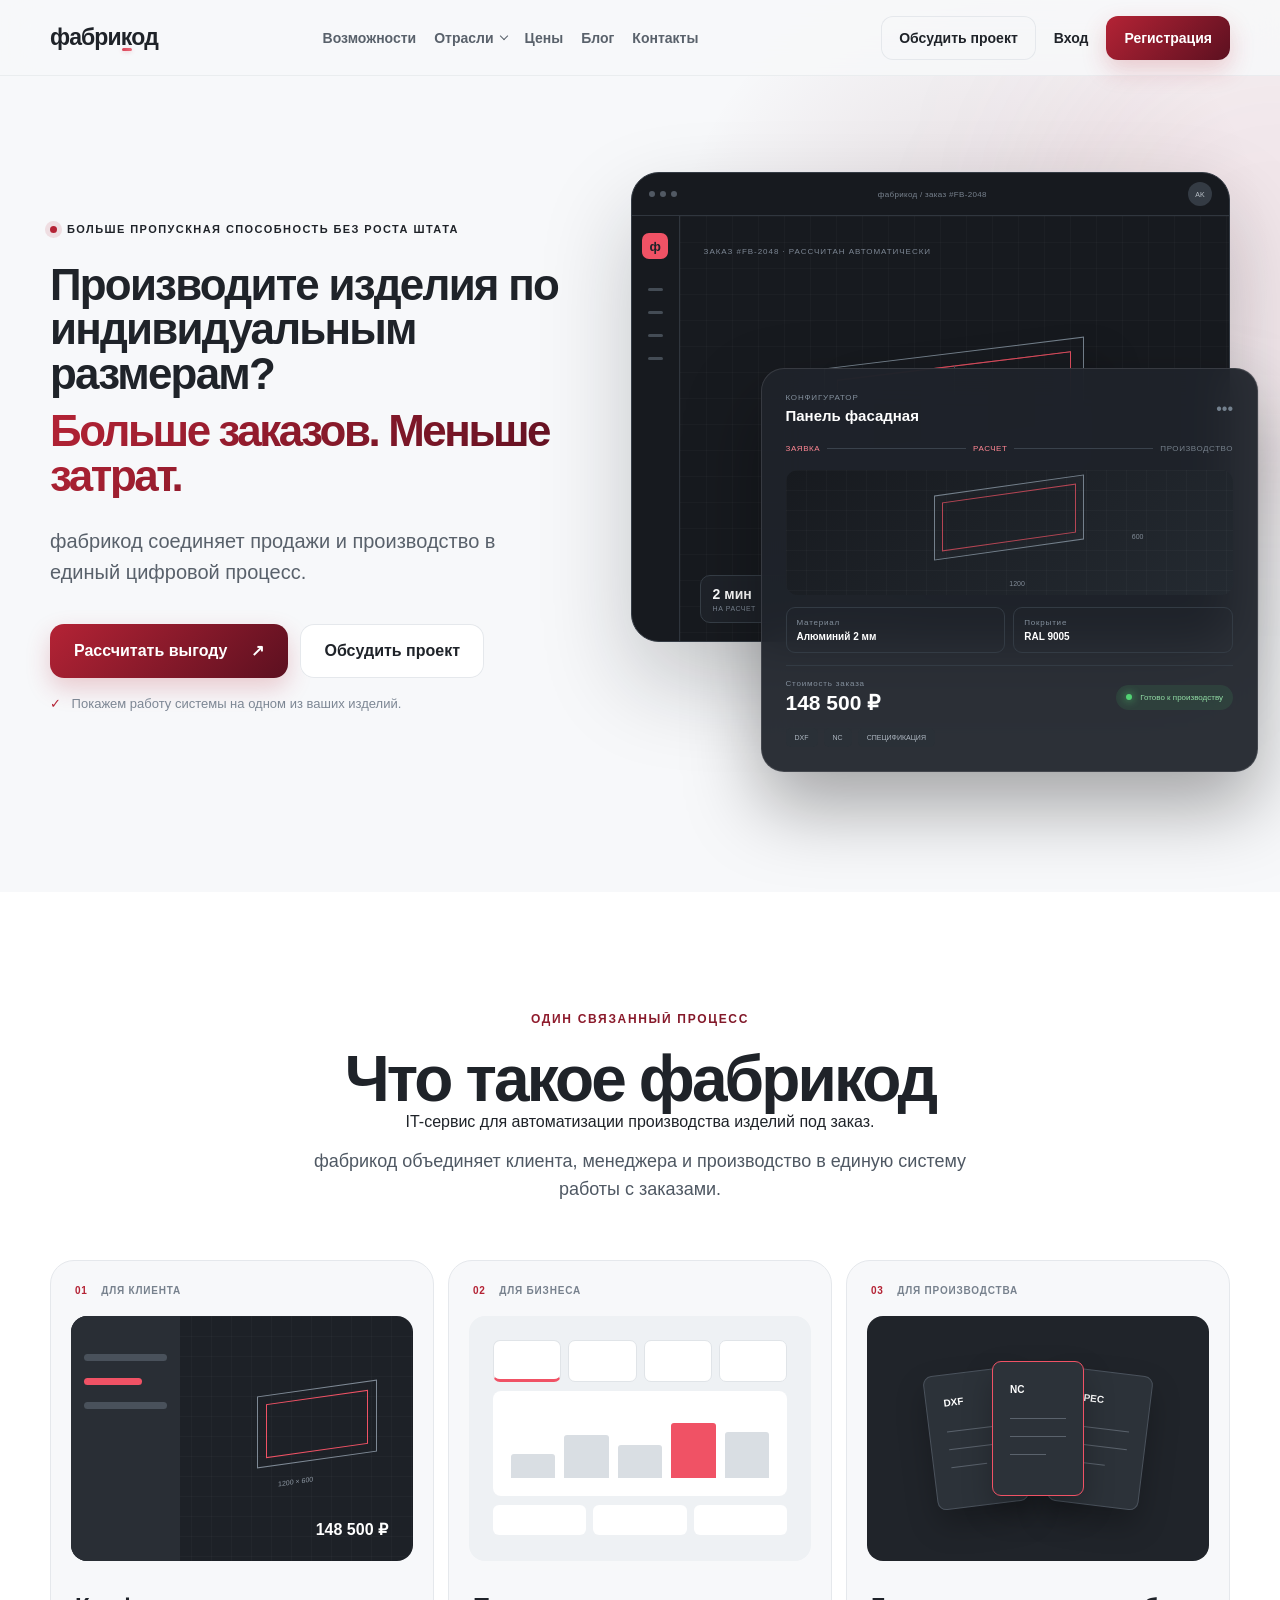
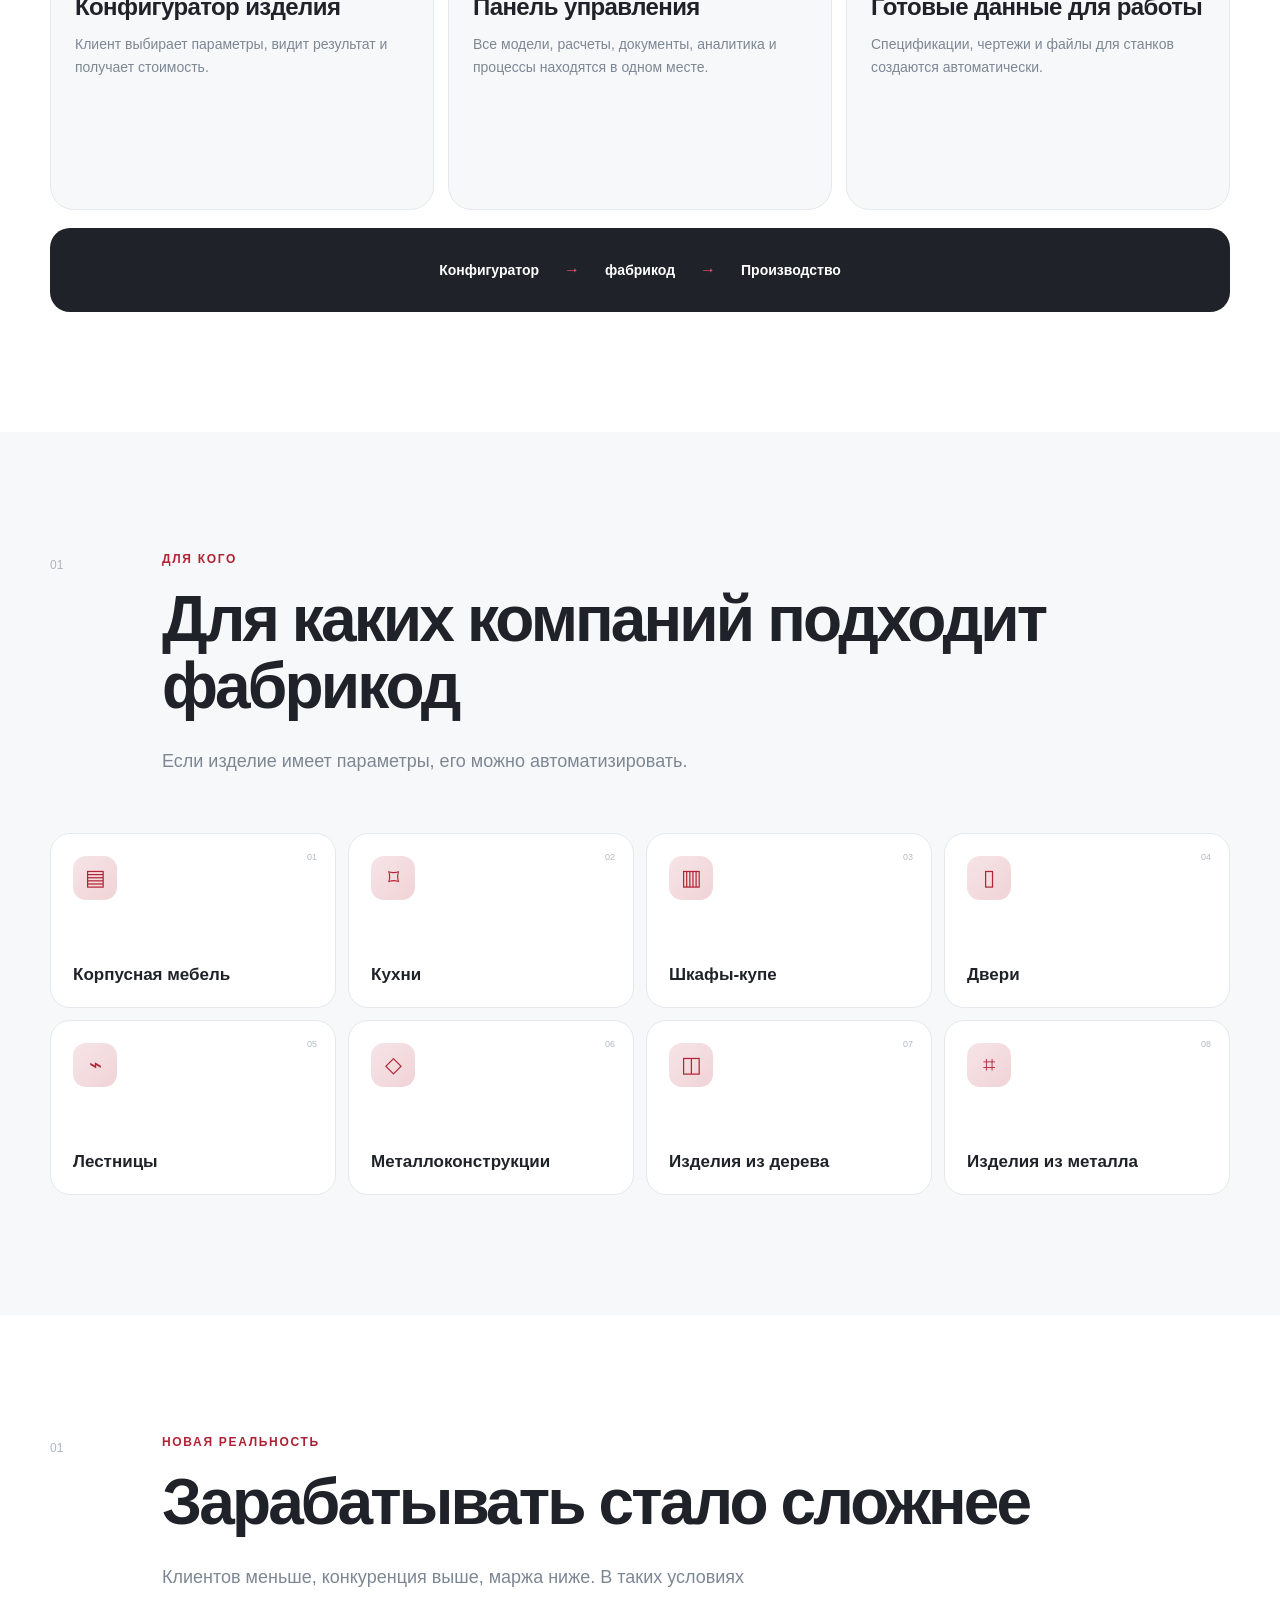
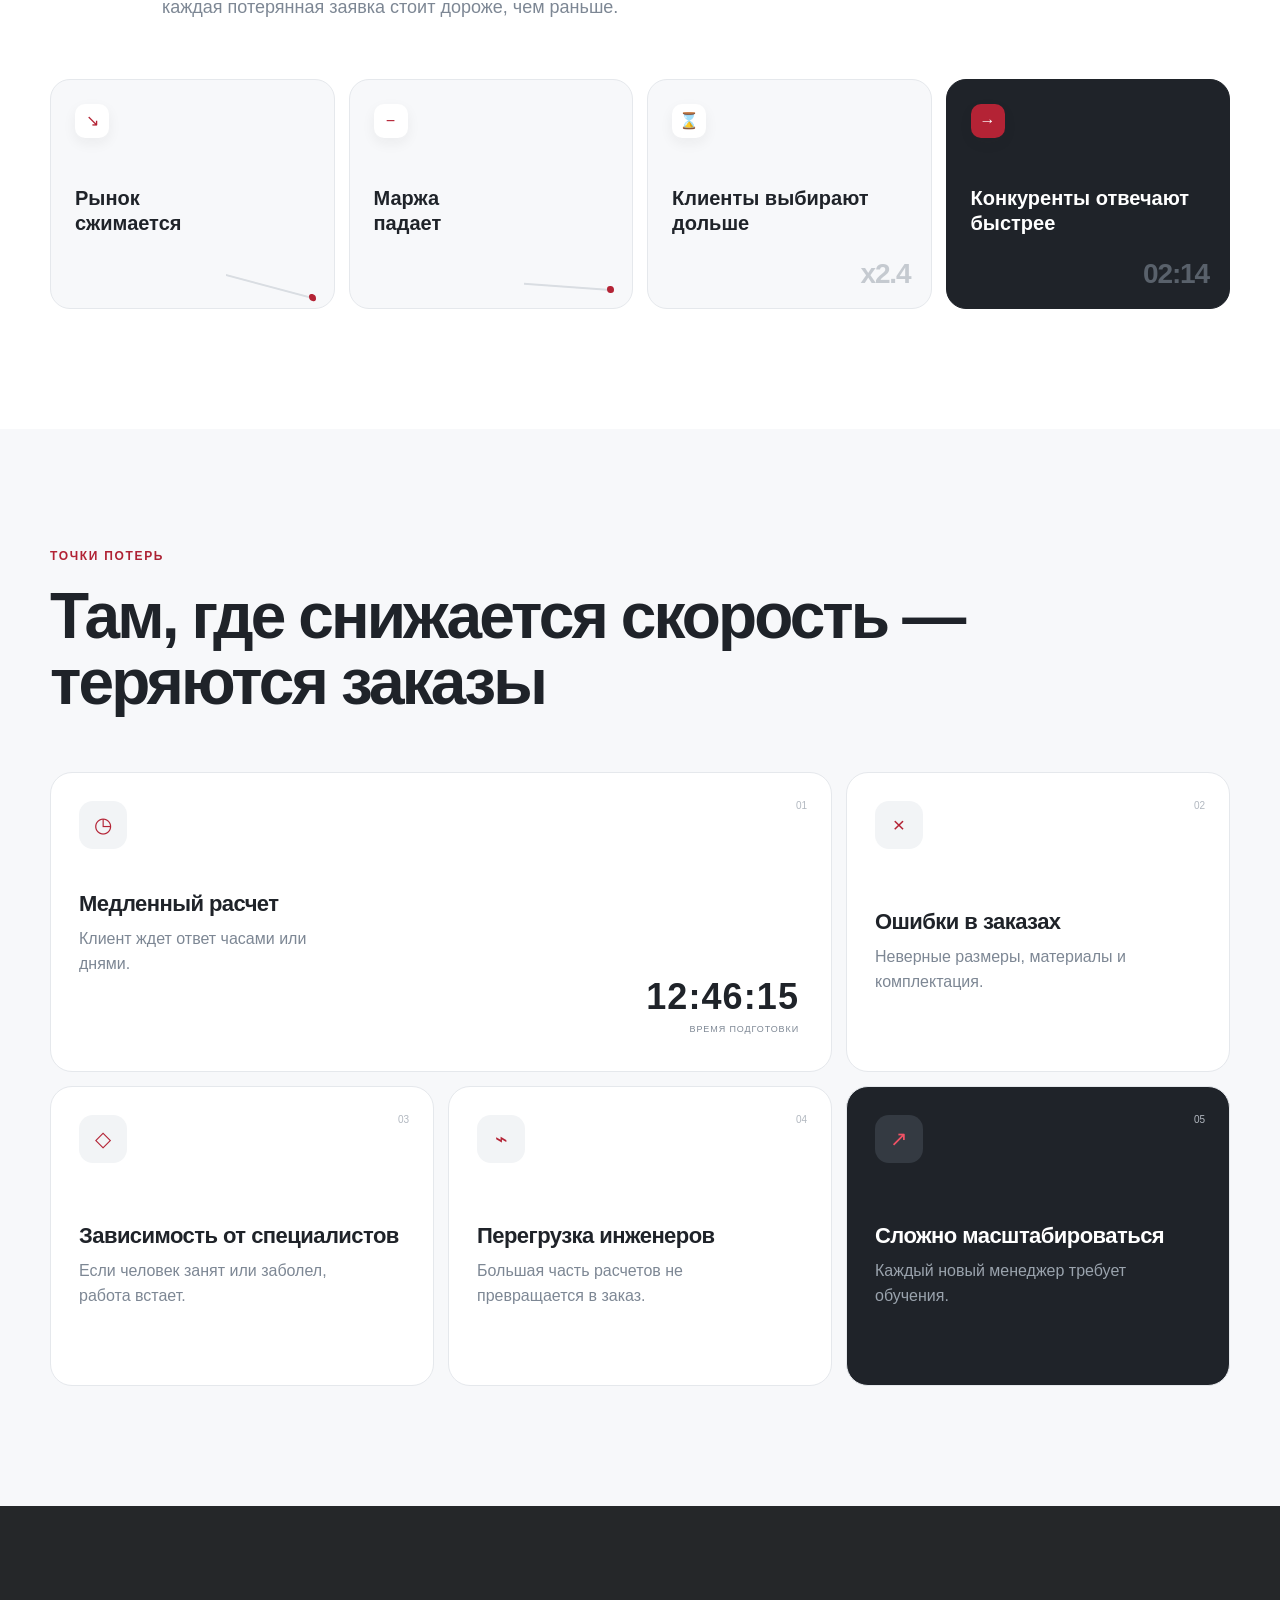
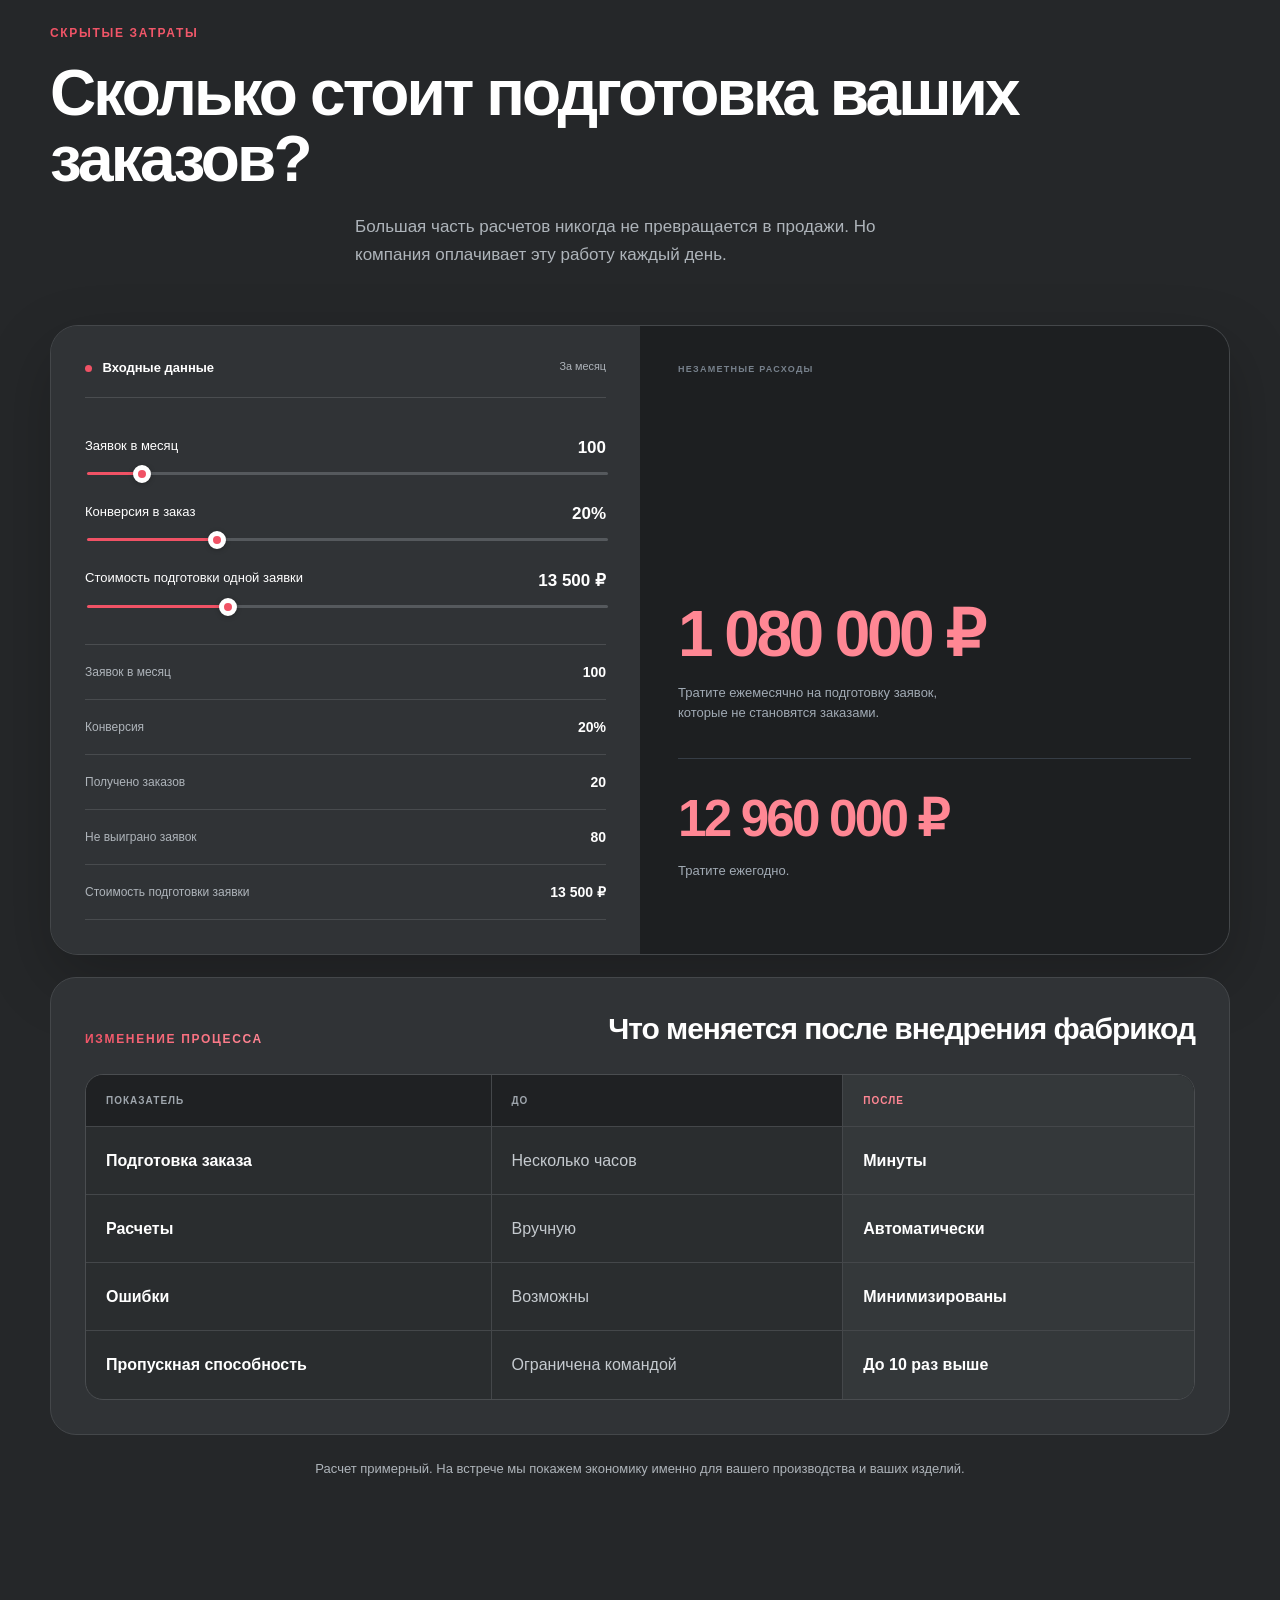
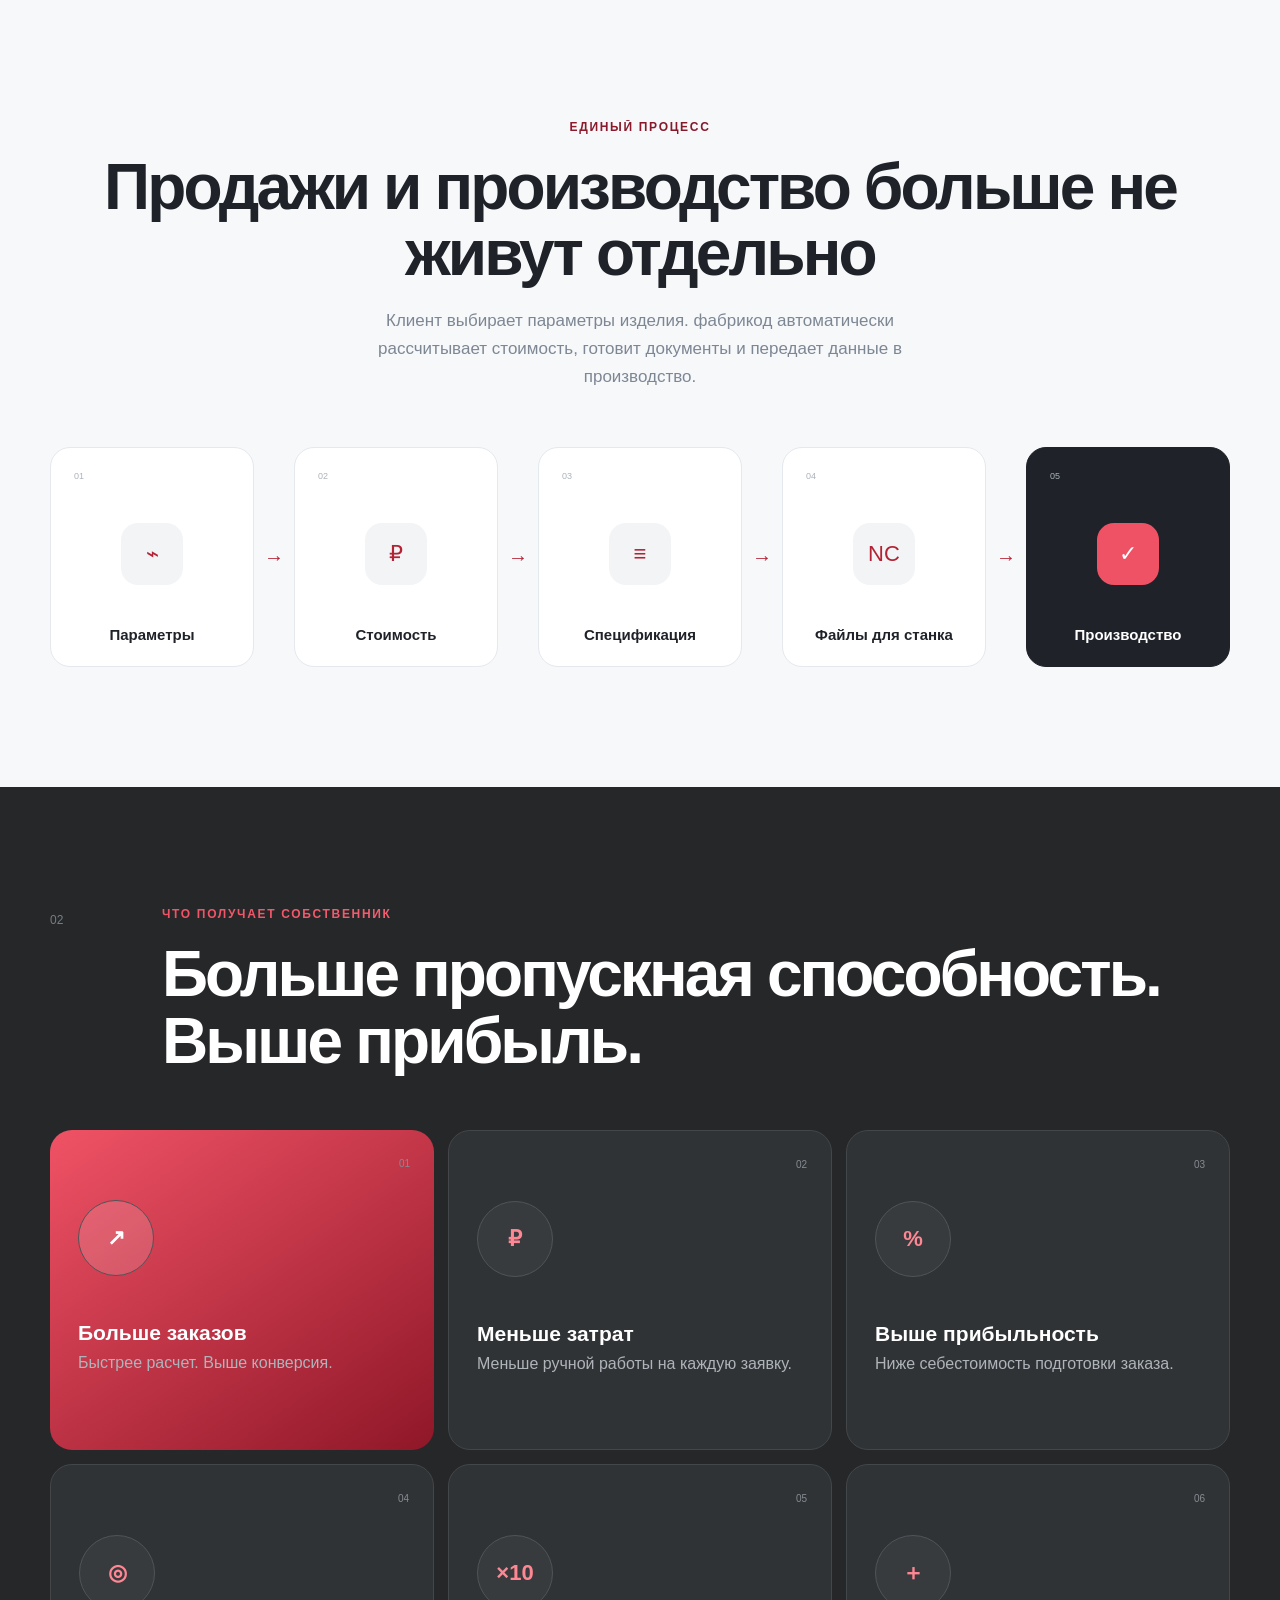
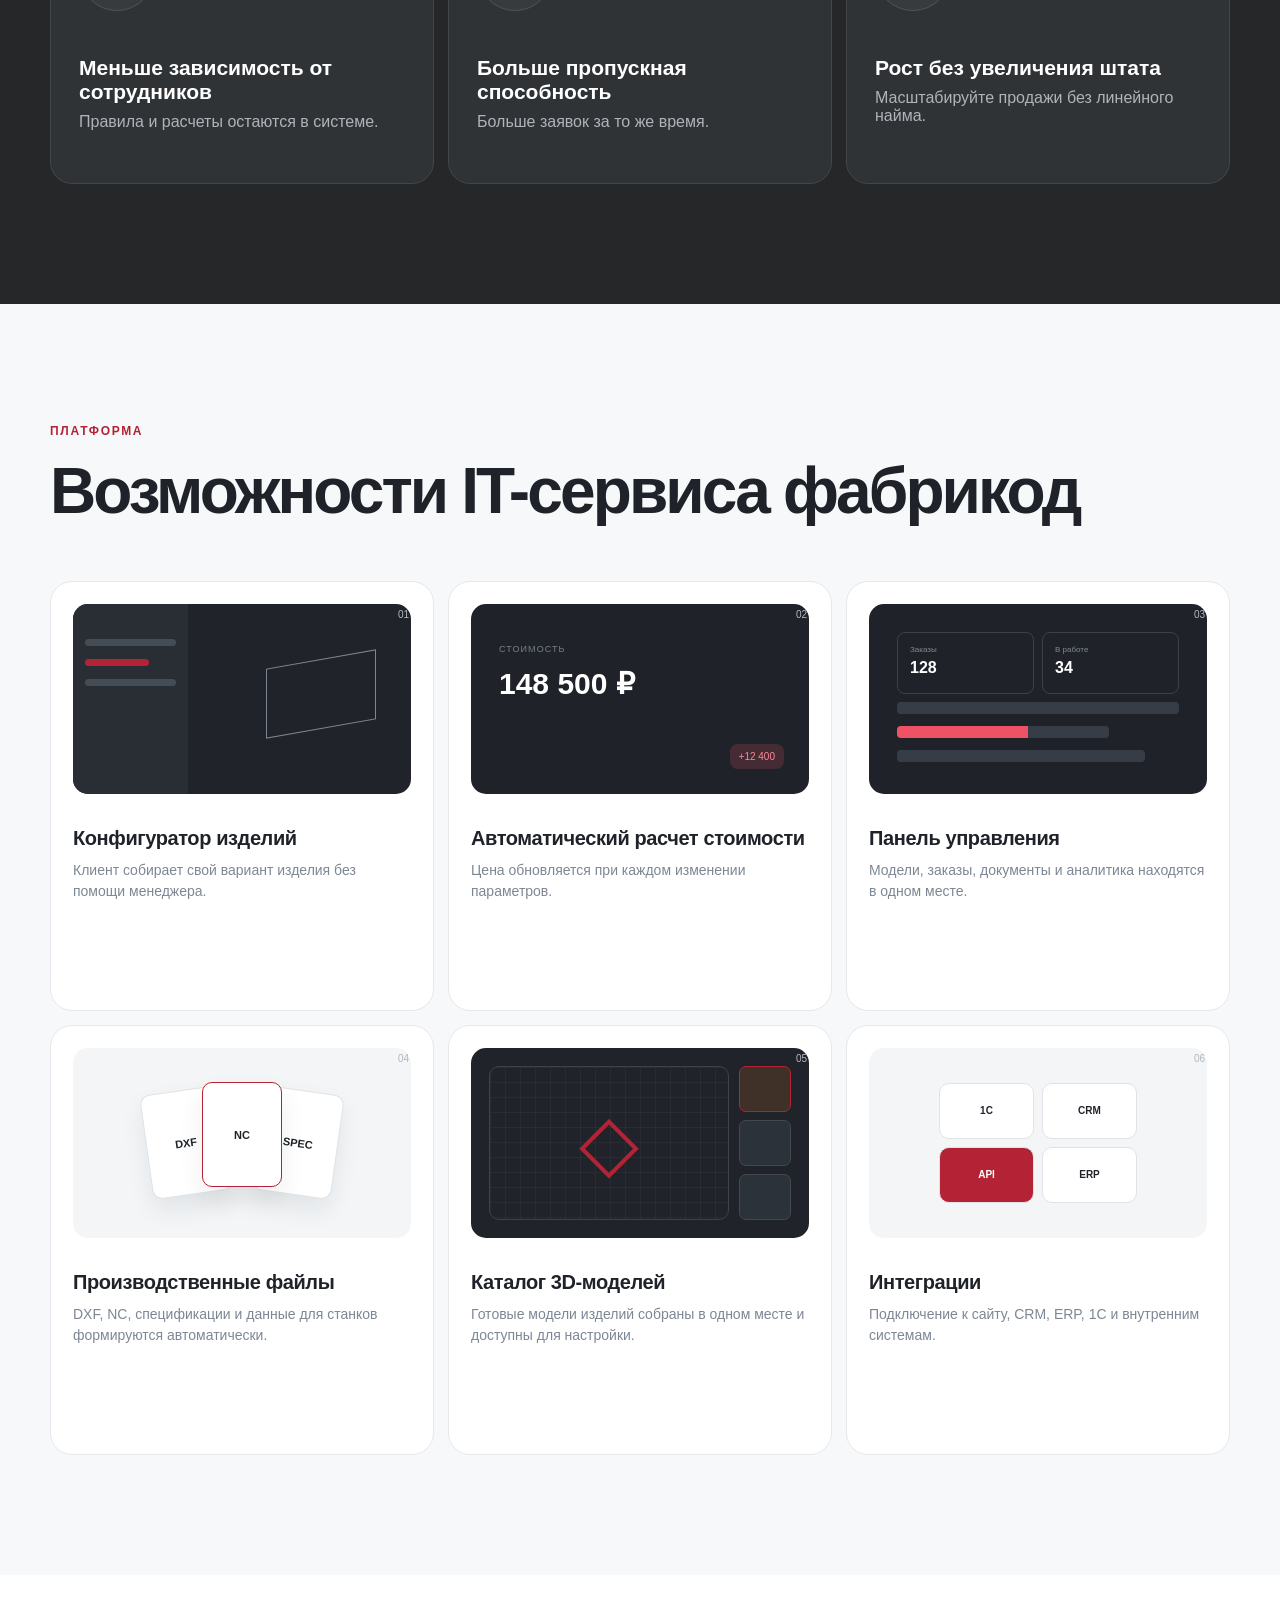
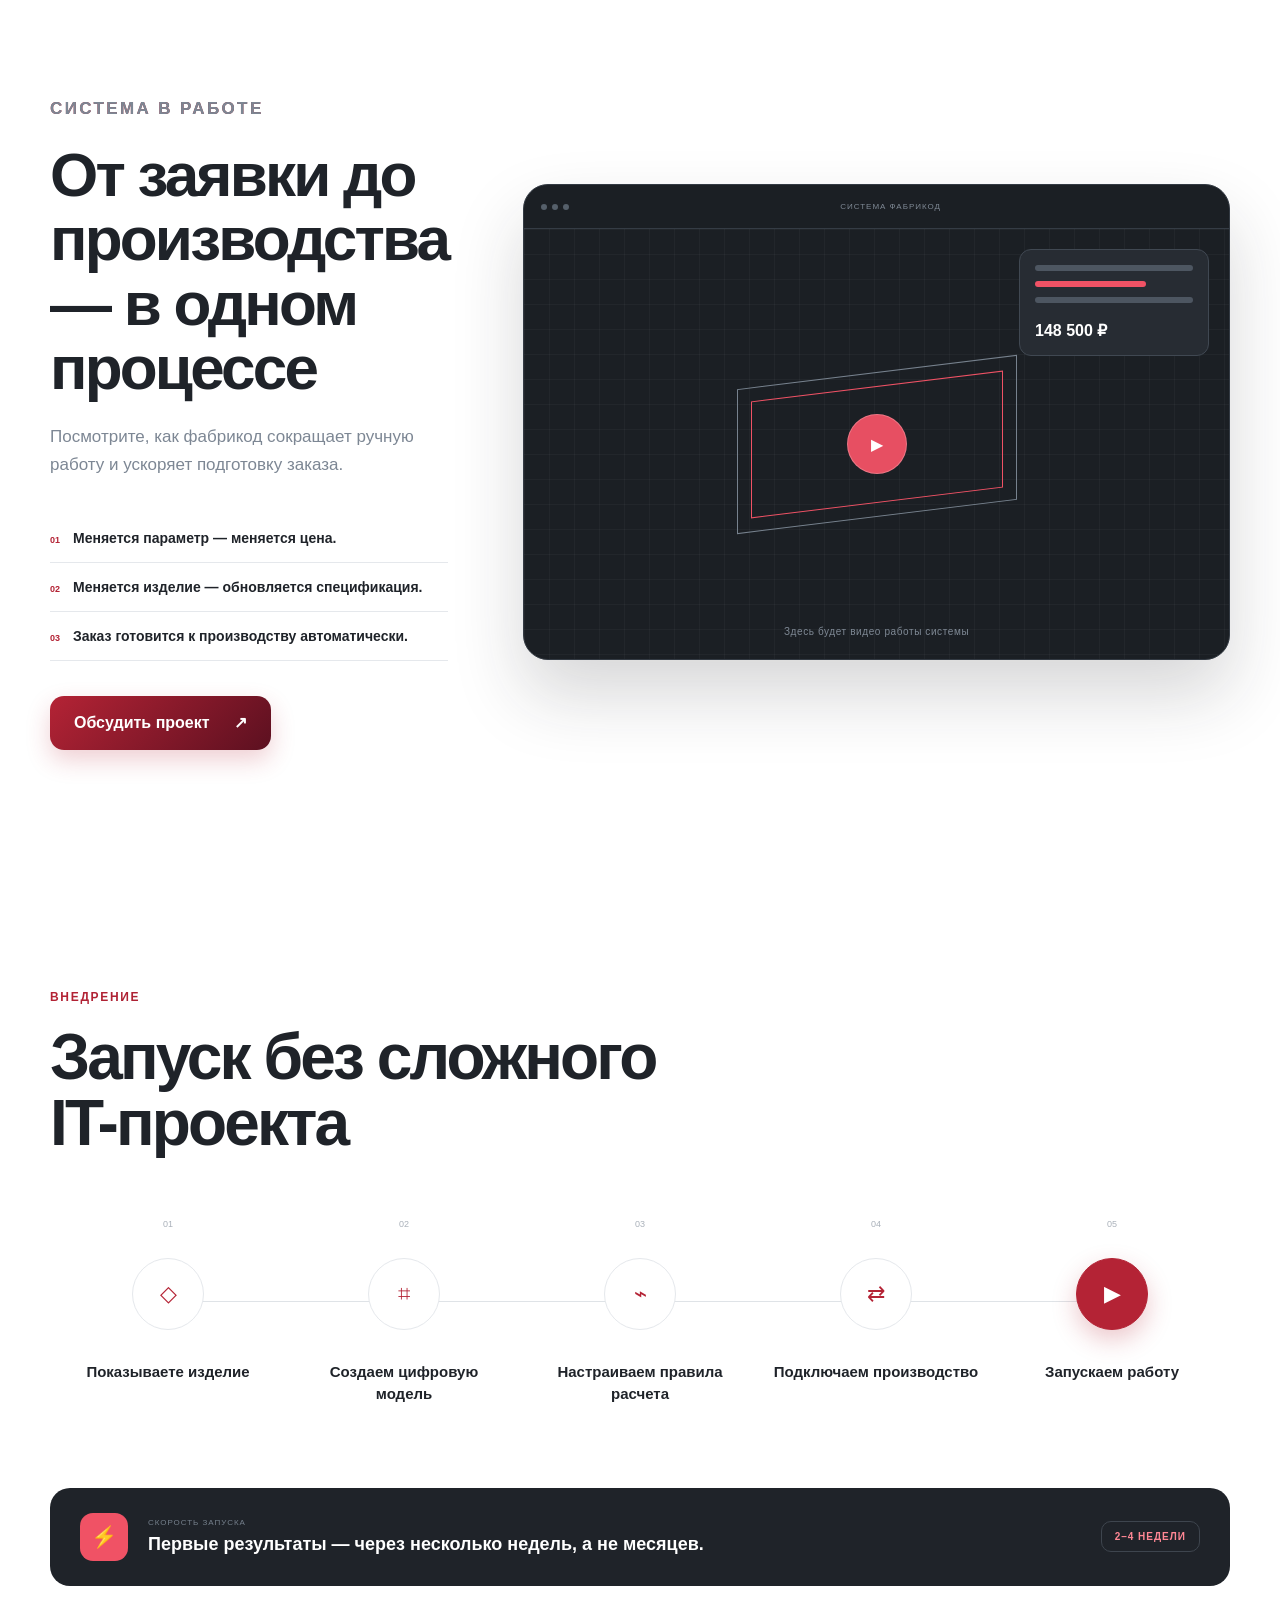
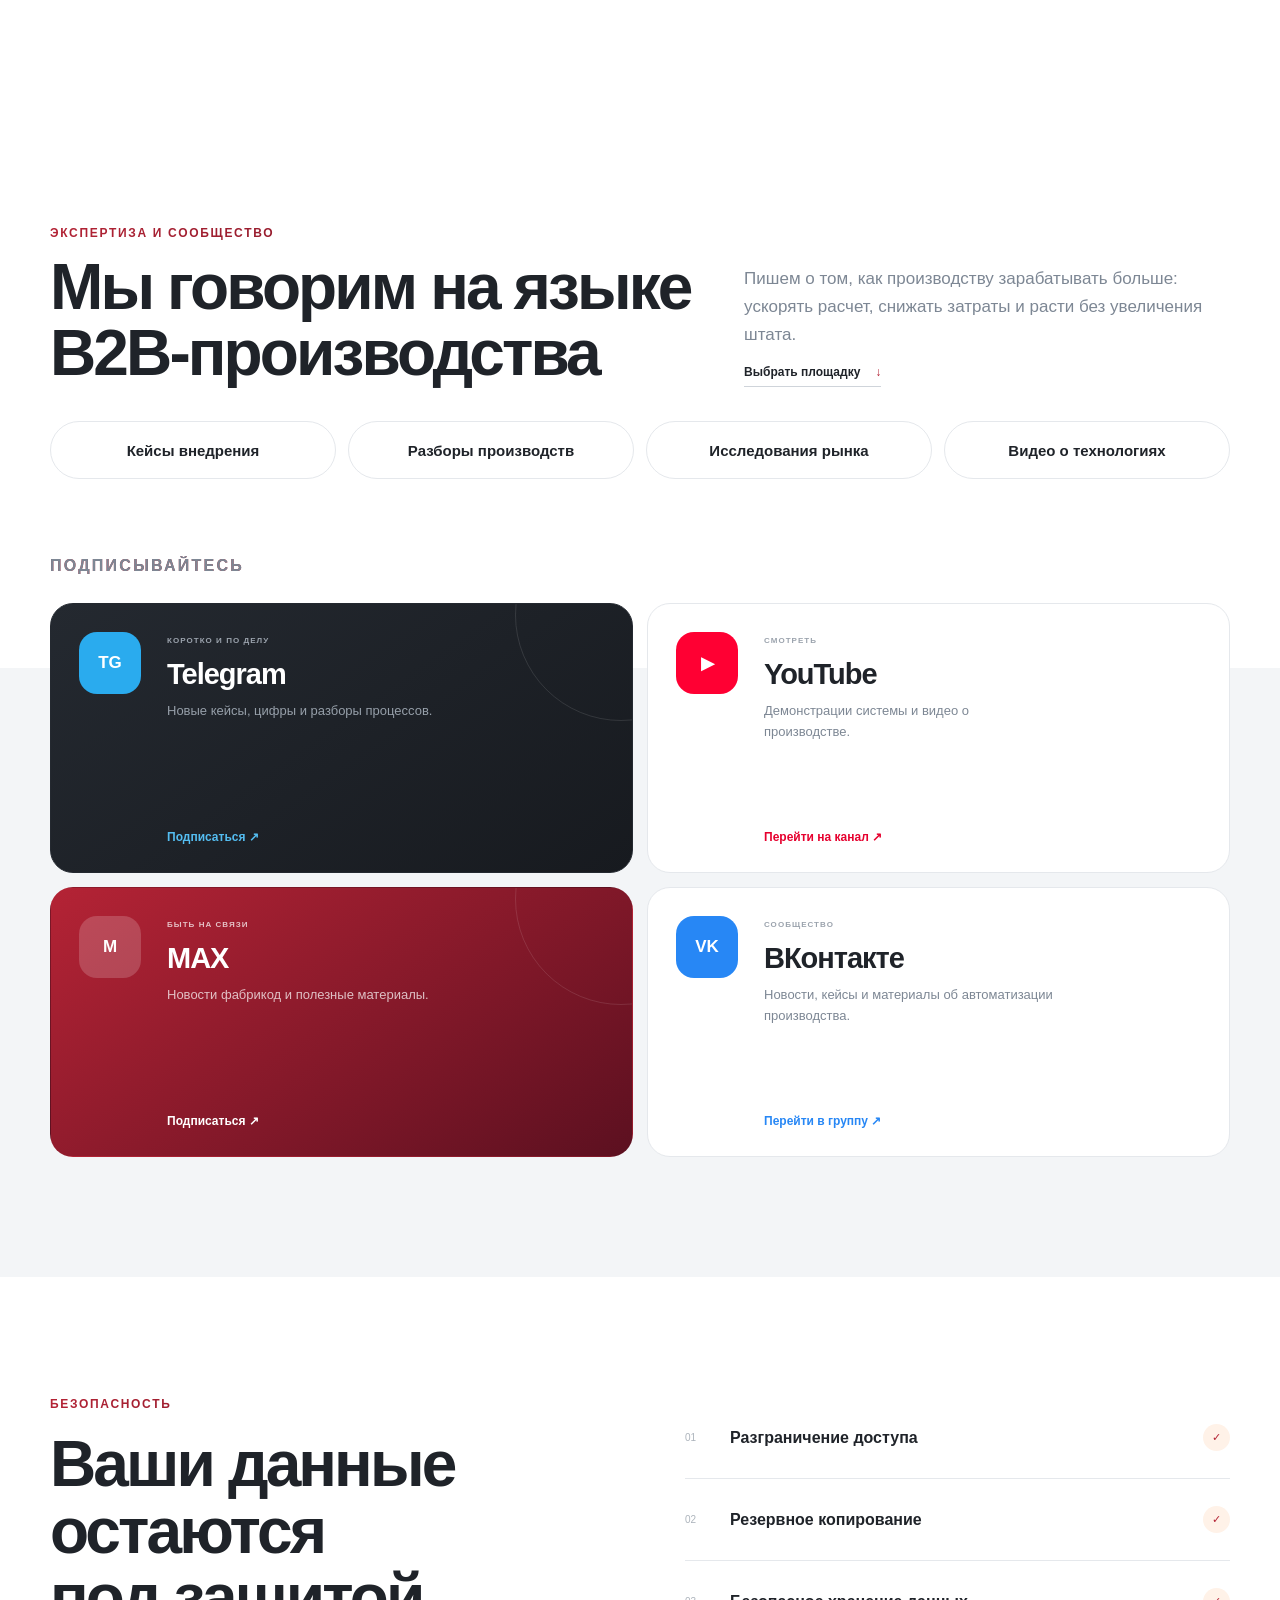
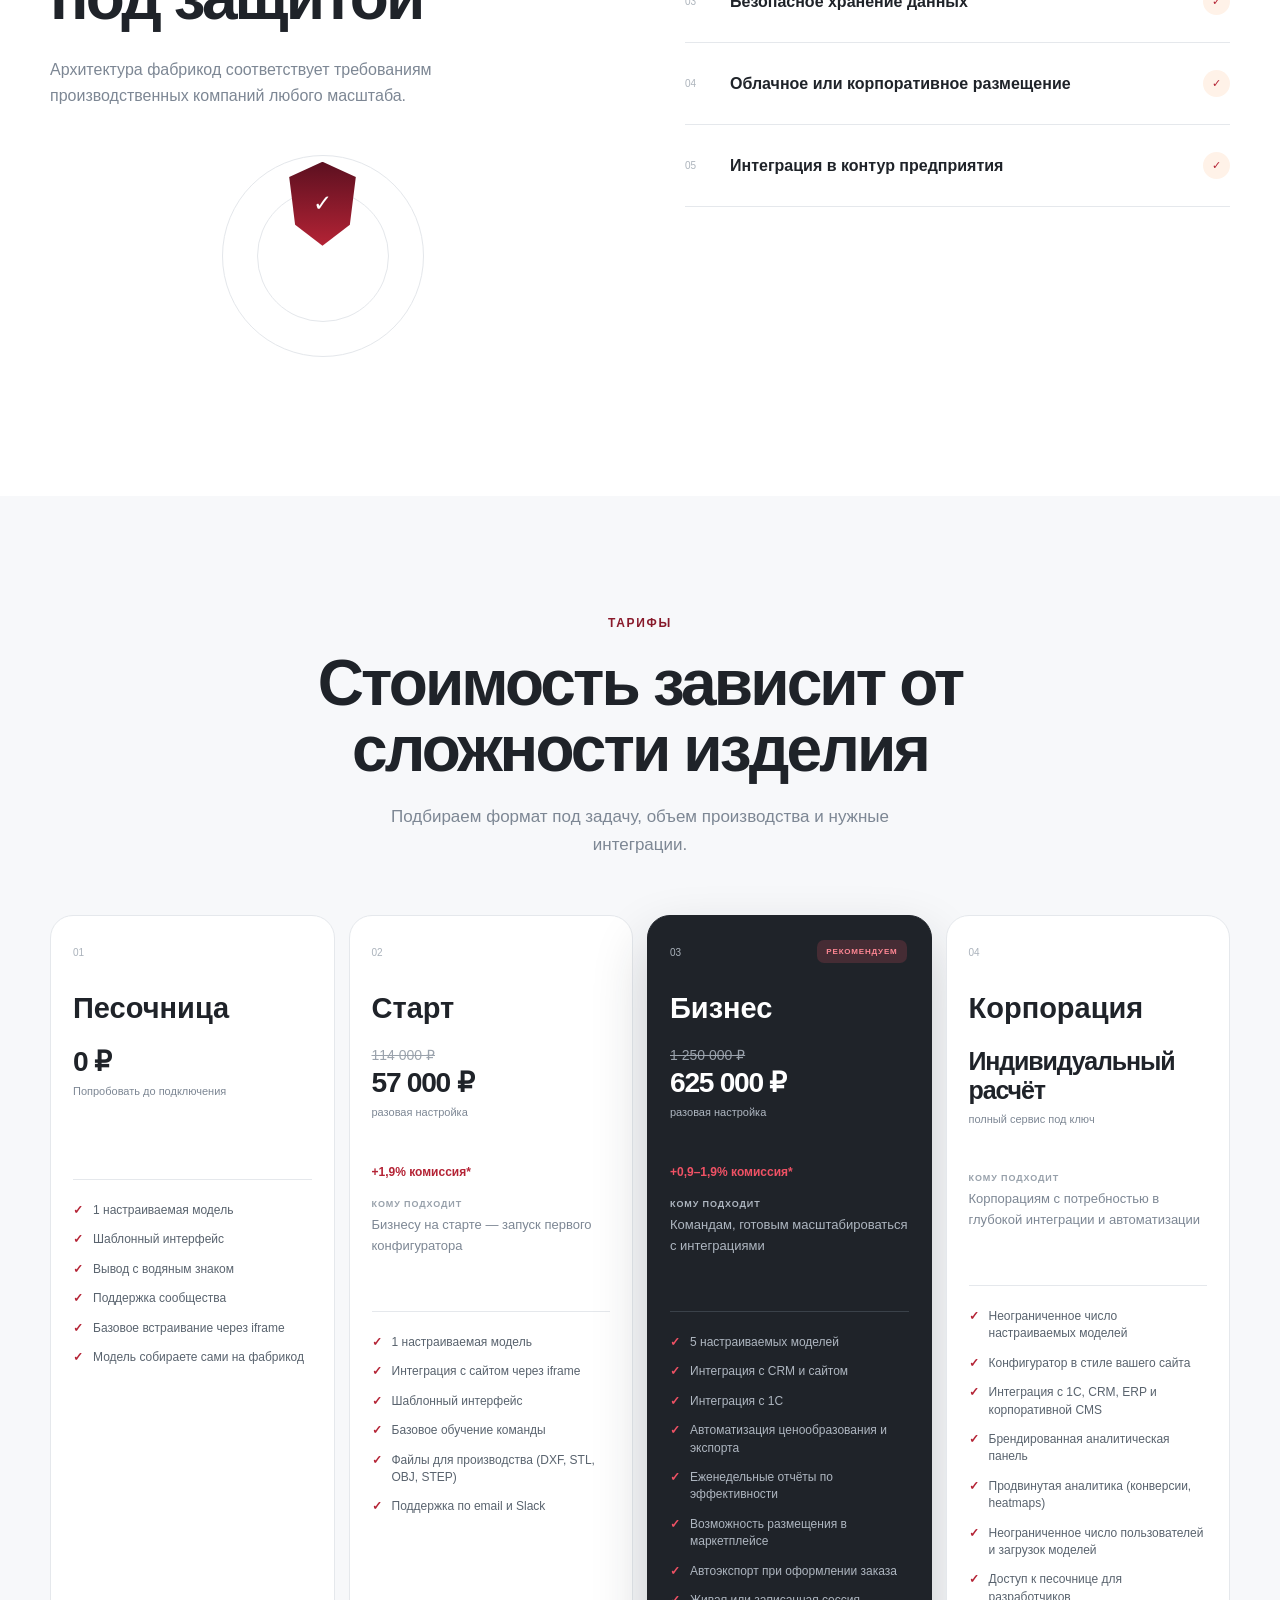
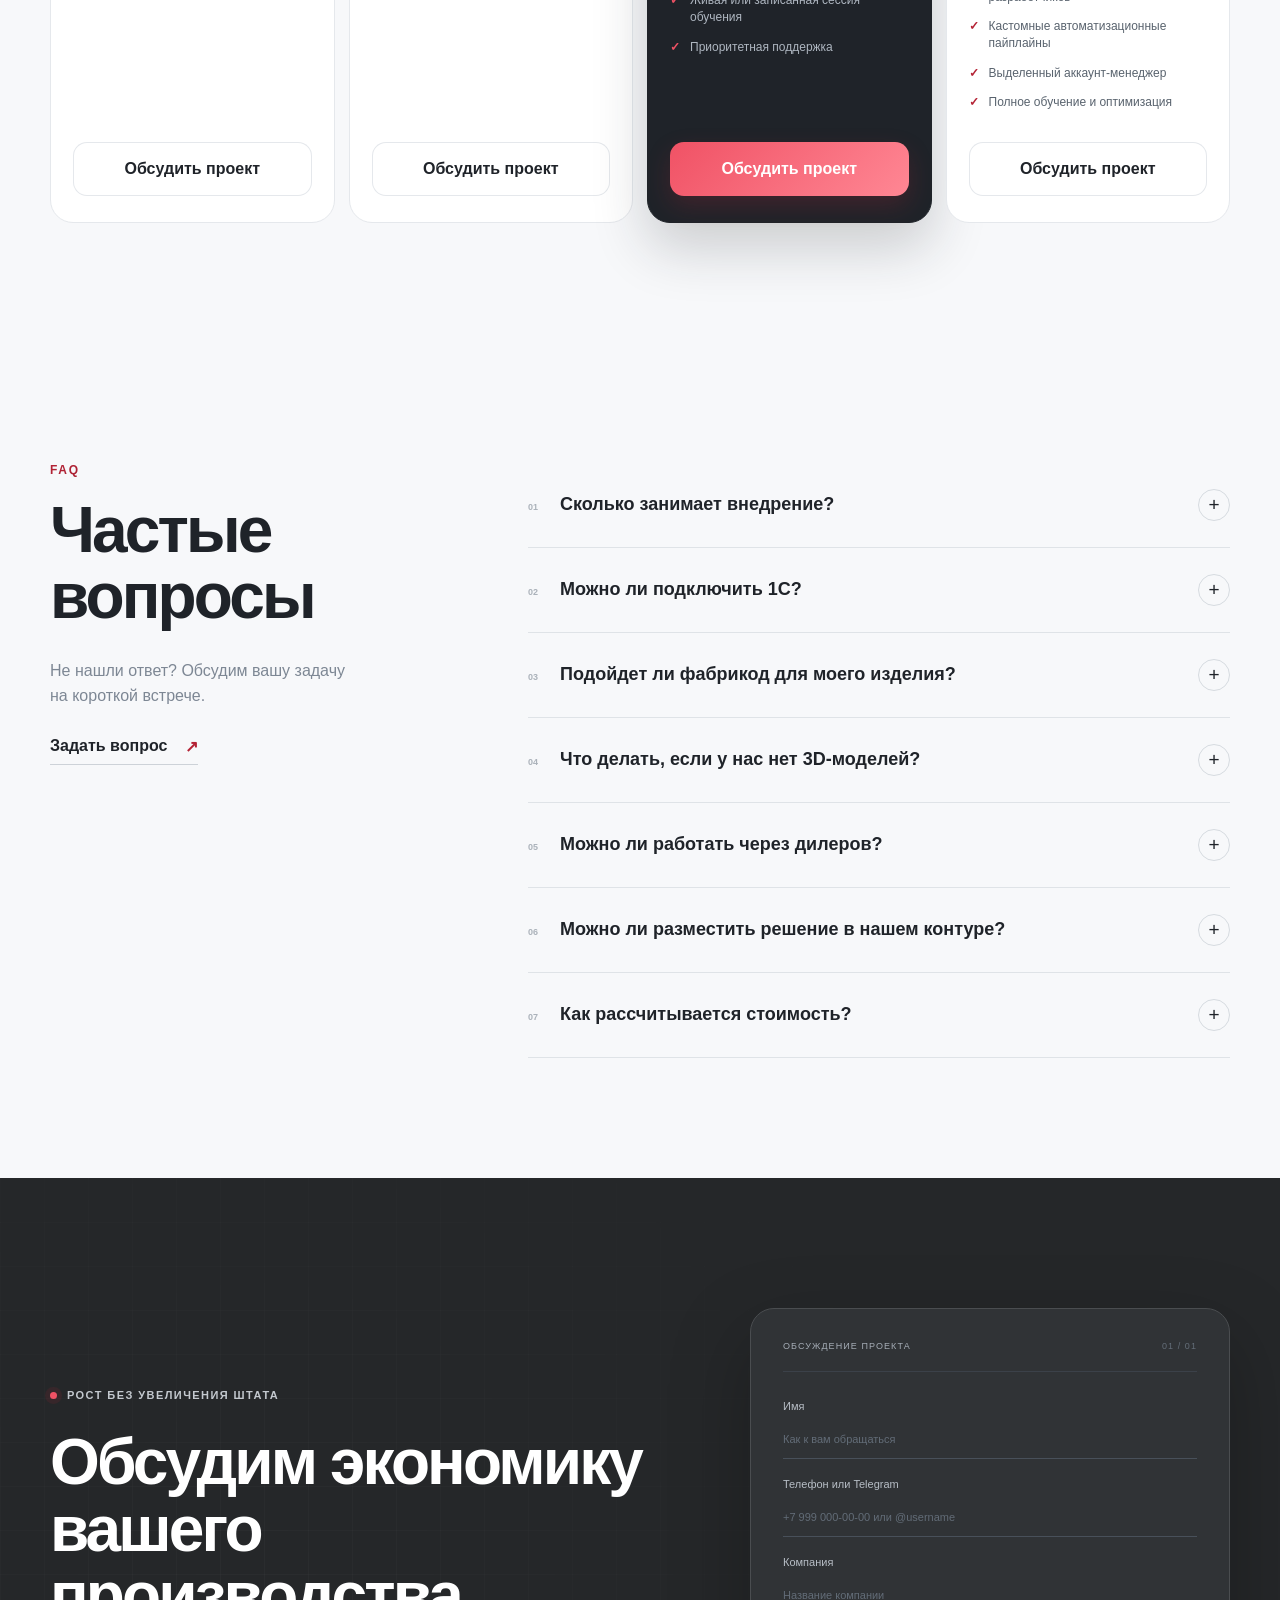
<file: index.html>
<!DOCTYPE html>
<html lang="ru">
<head>
  <meta charset="UTF-8">
  <meta name="viewport" content="width=device-width, initial-scale=1.0">
  <meta name="description" content="фабрикод — автоматизация расчета и подготовки заказов для производственных компаний.">
  <title>фабрикод — автоматизация производств</title>
  <link rel="stylesheet" href="styles.css">
  <script src="script.js" defer></script>
</head>
<body>
  <header class="header">
    <div class="container header__inner">
      <a class="logo" href="#top" aria-label="фабрикод, на главную">
        <span>фабри<span class="logo__accent">к</span>од</span>
      </a>
      <nav class="nav" id="main-nav" aria-label="Основная навигация">
        <a href="#features">Возможности</a><div class="nav__dropdown"><a class="nav__dropdown-toggle" href="#audience">Отрасли</a><div class="nav__dropdown-menu"><a href="furniture.html">Мебель</a><a href="windows.html">Окна и СПК</a></div></div><a href="#pricing">Цены</a><a href="#blog">Блог</a><a href="#contacts">Контакты</a>
        <div class="nav__auth"><a class="button button--small button--secondary" href="#login">Вход</a><a class="button button--small" href="#registration">Регистрация</a></div>
      </nav>
      <div class="header__actions">
        <a class="button button--small button--secondary" href="#demo">Обсудить проект</a>
        <a class="button button--small button--secondary header__login" href="#login">Вход</a>
        <a class="button button--small" href="#registration">Регистрация</a>
      </div>
      <button class="menu-toggle" type="button" aria-label="Открыть меню" aria-controls="main-nav" aria-expanded="false"><span></span><span></span></button>
    </div>
  </header>

  <main id="top">
    <section class="hero section">
      <div class="hero__glow"></div>
      <div class="container hero__grid">
        <div class="hero__content reveal">
          <div class="eyebrow"><span></span> Больше пропускная способность без роста штата</div>
          <h1><span>Производите изделия по индивидуальным размерам?</span> <em>Больше заказов. Меньше затрат.</em></h1>
          <p class="hero__lead">фабрикод соединяет продажи и производство в единый цифровой процесс.</p>
          <div class="button-row"><a class="button" href="#calculator">Рассчитать выгоду <span>↗</span></a><a class="button button--secondary" href="#demo">Обсудить проект</a></div>
          <p class="microcopy"><span>✓</span> Покажем работу системы на одном из ваших изделий.</p>
        </div>
        <div class="hero-visual reveal reveal--delay">
          <!-- Replace this product mockup with feature-configurator.webp when the asset is available. -->
          <div class="hero-product-shell feature-configurator-media">
            <div class="product-shell__bar"><span><i></i><i></i><i></i></span><b>фабрикод / заказ #FB-2048</b><em>AK</em></div>
            <div class="product-shell__nav"><strong>ф</strong><i></i><i></i><i></i><i></i></div>
            <div class="product-shell__workspace"><small>ЗАКАЗ #FB-2048 · РАССЧИТАН АВТОМАТИЧЕСКИ</small><div class="shell-object"><span></span></div><div class="shell-axis">1200 × 600 × 40 мм</div><div class="owner-result"><span><b>2 мин</b><small>на расчет</small></span><span><b>0</b><small>ручных операций</small></span></div></div>
          </div>
          <div class="config-card">
            <div class="config-card__top"><div><small>КОНФИГУРАТОР</small><strong>Панель фасадная</strong></div><span>•••</span></div>
            <div class="progress-line"><span class="active">Заявка</span><i></i><span class="active">Расчет</span><i></i><span>Производство</span></div>
            <div class="product-preview"><div class="product-shape"><span></span></div><div class="dimensions"><b>1200</b><b>600</b></div></div>
            <div class="params"><div><small>Материал</small><strong>Алюминий 2 мм</strong></div><div><small>Покрытие</small><strong>RAL 9005</strong></div></div>
            <div class="price-row"><div><small>Стоимость заказа</small><strong>148 500 ₽</strong></div><span class="status"><i></i> Готово к производству</span></div>
            <div class="file-row"><span>DXF</span><span>NC</span><span>СПЕЦИФИКАЦИЯ</span></div>
          </div>
        </div>
      </div>
    </section>

    <section class="section platform-parts" id="platform">
      <div class="container">
        <div class="section-title section-title--center reveal"><p class="kicker">Один связанный процесс</p><h2>Что такое фабрикод</h2><p>IT-сервис для автоматизации производства изделий под заказ.</p><div class="platform-intro">фабрикод объединяет клиента, менеджера и производство в единую систему работы с заказами.</div></div>
        <div class="platform-grid">
          <article class="platform-card reveal">
            <div class="platform-card__label"><span>01</span> Для клиента</div>
            <!-- Replace with feature-configurator.webp when available. -->
            <div class="platform-mockup platform-mockup--configurator feature-configurator-media"><div class="mock-sidebar"><i></i><i></i><i></i></div><div class="mock-product"><span></span><small>1200 × 600</small></div><b>148 500 ₽</b></div>
            <h3>Конфигуратор изделия</h3><p>Клиент выбирает параметры, видит результат и получает стоимость.</p>
          </article>
          <article class="platform-card reveal">
            <div class="platform-card__label"><span>02</span> Для бизнеса</div>
            <!-- Replace with dashboard-image-v2.webp when available. -->
            <div class="platform-mockup platform-mockup--dashboard dashboard-media"><div class="dashboard-line"><i></i><i></i><i></i><i></i></div><div class="dashboard-chart"><span></span><span></span><span></span><span></span><span></span></div><div class="dashboard-orders"><i></i><i></i><i></i></div></div>
            <h3>Панель управления</h3><p>Все модели, расчеты, документы, аналитика и процессы находятся в одном месте.</p>
          </article>
          <article class="platform-card reveal">
            <div class="platform-card__label"><span>03</span> Для производства</div>
            <!-- Replace with feature-fabrication.webp when available. -->
            <div class="platform-mockup platform-mockup--files feature-fabrication-media"><div class="file-sheet"><strong>DXF</strong><i></i></div><div class="file-sheet"><strong>NC</strong><i></i></div><div class="file-sheet"><strong>SPEC</strong><i></i></div></div>
            <h3>Готовые данные для работы</h3><p>Спецификации, чертежи и файлы для станков создаются автоматически.</p>
          </article>
        </div>
        <div class="platform-flow reveal"><span>Конфигуратор</span><i>→</i><span>фабрикод</span><i>→</i><span>Производство</span></div>
      </div>
    </section>

    <section class="section audience-cards" id="audience">
      <div class="container">
        <div class="section-heading reveal"><span class="section-number">01</span><div><p class="kicker">Для кого</p><h2>Для каких компаний подходит фабрикод</h2><p>Если изделие имеет параметры, его можно автоматизировать.</p></div></div>
        <div class="audience-grid">
          <article class="audience-card reveal"><span>01</span><i>▤</i><strong>Корпусная мебель</strong></article><article class="audience-card reveal"><span>02</span><i>⌑</i><strong>Кухни</strong></article><article class="audience-card reveal"><span>03</span><i>▥</i><strong>Шкафы-купе</strong></article><article class="audience-card reveal"><span>04</span><i>▯</i><strong>Двери</strong></article><article class="audience-card reveal"><span>05</span><i>⌁</i><strong>Лестницы</strong></article><article class="audience-card reveal"><span>06</span><i>◇</i><strong>Металлоконструкции</strong></article><article class="audience-card reveal"><span>07</span><i>◫</i><strong>Изделия из дерева</strong></article><article class="audience-card reveal"><span>08</span><i>⌗</i><strong>Изделия из металла</strong></article>
        </div>
      </div>
    </section>

    <section class="section market">
      <div class="container">
        <div class="section-heading reveal"><span class="section-number">01</span><div><p class="kicker">Новая реальность</p><h2>Зарабатывать стало сложнее</h2><p>Клиентов меньше, конкуренция выше, маржа ниже. В таких условиях каждая потерянная заявка стоит дороже, чем раньше.</p></div></div>
        <div class="market-grid">
          <article class="metric-card reveal"><span>↘</span><strong>Рынок<br>сжимается</strong><div class="spark spark--down"></div></article>
          <article class="metric-card reveal"><span>−</span><strong>Маржа<br>падает</strong><div class="spark spark--low"></div></article>
          <article class="metric-card reveal"><span>⌛</span><strong>Клиенты выбирают<br>дольше</strong><div class="metric-card__value">x2.4</div></article>
          <article class="metric-card metric-card--accent reveal"><span>→</span><strong>Конкуренты отвечают<br>быстрее</strong><div class="metric-card__value">02:14</div></article>
        </div>
      </div>
    </section>

    <section class="section problems">
      <div class="container">
        <div class="section-title reveal"><p class="kicker">Точки потерь</p><h2>Там, где снижается скорость —<br>теряются заказы</h2></div>
        <div class="problem-grid">
          <article class="problem-card problem-card--wide reveal"><div class="icon-box">◷</div><span>01</span><h3>Медленный расчет</h3><p>Клиент ждет ответ часами или днями.</p><div class="time-visual"><b>12:46:15</b><small>время подготовки</small></div></article>
          <article class="problem-card reveal"><div class="icon-box">×</div><span>02</span><h3>Ошибки в заказах</h3><p>Неверные размеры, материалы и комплектация.</p></article>
          <article class="problem-card reveal"><div class="icon-box">◇</div><span>03</span><h3>Зависимость от специалистов</h3><p>Если человек занят или заболел, работа встает.</p></article>
          <article class="problem-card reveal"><div class="icon-box">⌁</div><span>04</span><h3>Перегрузка инженеров</h3><p>Большая часть расчетов не превращается в заказ.</p></article>
          <article class="problem-card problem-card--dark reveal"><div class="icon-box">↗</div><span>05</span><h3>Сложно масштабироваться</h3><p>Каждый новый менеджер требует обучения.</p></article>
        </div>
      </div>
    </section>

    <section class="section cost" id="calculator">
      <div class="container">
        <div class="section-title reveal"><p class="kicker">Скрытые затраты</p><h2>Сколько стоит подготовка ваших заказов?</h2><p>Большая часть расчетов никогда не превращается в продажи. Но компания оплачивает эту работу каждый день.</p></div>
        <div class="loss-calculator reveal">
          <div class="loss-calculator__data">
            <div class="loss-inputs">
              <div class="dashboard__head"><div><span class="dot"></span> Входные данные</div><small>За месяц</small></div>
              <label>Заявок в месяц <span id="requests-value">100</span><input id="requests" type="range" min="10" max="1000" step="10" value="100"></label>
              <label>Конверсия в заказ <span id="conversion-value">20%</span><input id="conversion" type="range" min="1" max="80" value="20"></label>
              <label>Стоимость подготовки одной заявки <span id="cost-value">13 500 ₽</span><input id="request-cost" type="range" min="500" max="50000" step="500" value="13500"></label>
            </div>
            <div class="loss-summary">
              <div><span>Заявок в месяц</span><strong id="summary-requests">100</strong></div>
              <div><span>Конверсия</span><strong id="summary-conversion">20%</strong></div>
              <div><span>Получено заказов</span><strong id="won-orders">20</strong></div>
              <div><span>Не выиграно заявок</span><strong id="lost-orders">80</strong></div>
              <div><span>Стоимость подготовки заявки</span><strong id="summary-cost">13 500 ₽</strong></div>
            </div>
          </div>
          <div class="loss-calculator__result">
            <small>НЕЗАМЕТНЫЕ РАСХОДЫ</small>
            <div class="loss-number loss-number--main"><strong id="monthly-cost">1 080 000 ₽</strong><p>Тратите ежемесячно на подготовку заявок,<br>которые не становятся заказами.</p></div>
            <div class="loss-number"><strong id="yearly-cost">12 960 000 ₽</strong><p>Тратите ежегодно.</p></div>
          </div>
        </div>
        <div class="before-after reveal">
          <div class="before-after__heading"><p class="kicker">Изменение процесса</p><h3>Что меняется после внедрения фабрикод</h3></div>
          <div class="before-after__table" role="table" aria-label="Сравнение процесса до и после внедрения">
            <div class="before-after__row before-after__row--head" role="row"><strong role="columnheader">Показатель</strong><span role="columnheader">До</span><span role="columnheader">После</span></div>
            <div class="before-after__row" role="row"><strong role="rowheader">Подготовка заказа</strong><span>Несколько часов</span><span>Минуты</span></div>
            <div class="before-after__row" role="row"><strong role="rowheader">Расчеты</strong><span>Вручную</span><span>Автоматически</span></div>
            <div class="before-after__row" role="row"><strong role="rowheader">Ошибки</strong><span>Возможны</span><span>Минимизированы</span></div>
            <div class="before-after__row" role="row"><strong role="rowheader">Пропускная способность</strong><span>Ограничена командой</span><span>До 10 раз выше</span></div>
          </div>
        </div>
        <p class="dashboard-note reveal">Расчет примерный. На встрече мы покажем экономику именно для вашего производства и ваших изделий.</p>
      </div>
    </section>

    <section class="section solution">
      <div class="container">
        <div class="section-title section-title--center reveal"><p class="kicker">Единый процесс</p><h2>Продажи и производство больше не живут отдельно</h2><p>Клиент выбирает параметры изделия. фабрикод автоматически рассчитывает стоимость, готовит документы и передает данные в производство.</p></div>
        <div class="order-pipeline reveal"><article><span>01</span><i>⌁</i><strong>Параметры</strong></article><b>→</b><article><span>02</span><i>₽</i><strong>Стоимость</strong></article><b>→</b><article><span>03</span><i>≡</i><strong>Спецификация</strong></article><b>→</b><article><span>04</span><i>NC</i><strong>Файлы для станка</strong></article><b>→</b><article class="pipeline-final"><span>05</span><i>✓</i><strong>Производство</strong></article></div>
      </div>
    </section>

    <section class="section benefits">
      <div class="container">
        <div class="section-heading reveal"><span class="section-number">02</span><div><p class="kicker">Что получает собственник</p><h2>Больше пропускная способность.<br>Выше прибыль.</h2></div></div>
        <div class="benefit-grid">
          <article class="benefit-card benefit-card--orange reveal"><span>01</span><div class="big-icon">↗</div><h3>Больше заказов</h3><p>Быстрее расчет. Выше конверсия.</p></article>
          <article class="benefit-card reveal"><span>02</span><div class="big-icon">₽</div><h3>Меньше затрат</h3><p>Меньше ручной работы на каждую заявку.</p></article>
          <article class="benefit-card reveal"><span>03</span><div class="big-icon">%</div><h3>Выше прибыльность</h3><p>Ниже себестоимость подготовки заказа.</p></article>
          <article class="benefit-card reveal"><span>04</span><div class="big-icon">◎</div><h3>Меньше зависимость от сотрудников</h3><p>Правила и расчеты остаются в системе.</p></article>
          <article class="benefit-card reveal"><span>05</span><div class="big-icon">×10</div><h3>Больше пропускная способность</h3><p>Больше заявок за то же время.</p></article>
          <article class="benefit-card reveal"><span>06</span><div class="big-icon">＋</div><h3>Рост без увеличения штата</h3><p>Масштабируйте продажи без линейного найма.</p></article>
        </div>
      </div>
    </section>

    <section class="section product" id="features">
      <div class="container">
        <div class="section-title reveal"><p class="kicker">Платформа</p><h2>Возможности IT-сервиса фабрикод</h2></div>
        <div class="feature-grid">
          <article class="feature-card reveal"><div class="feature-visual configurator-mini"><div class="mini-panel"><i></i><i></i><i></i></div><div class="mini-shape"></div></div><span>01</span><h3>Конфигуратор изделий</h3><p>Клиент собирает свой вариант изделия без помощи менеджера.</p></article>
          <article class="feature-card reveal"><div class="feature-visual price-mini"><small>СТОИМОСТЬ</small><strong>148 500 ₽</strong><span>+12 400</span></div><span>02</span><h3>Автоматический расчет стоимости</h3><p>Цена обновляется при каждом изменении параметров.</p></article>
          <article class="feature-card reveal"><div class="feature-visual dashboard-feature"><div><span>Заказы</span><b>128</b></div><div><span>В работе</span><b>34</b></div><i></i><i></i><i></i></div><span>03</span><h3>Панель управления</h3><p>Модели, заказы, документы и аналитика находятся в одном месте.</p></article>
          <article class="feature-card reveal"><div class="feature-visual files-mini"><i>DXF</i><i>NC</i><i>SPEC</i></div><span>04</span><h3>Производственные файлы</h3><p>DXF, NC, спецификации и данные для станков формируются автоматически.</p></article>
          <article class="feature-card reveal"><div class="feature-visual model-catalog-mini"><div class="catalog-model">◇</div><div class="catalog-thumbs"><i></i><i></i><i></i></div></div><span>05</span><h3>Каталог 3D-моделей</h3><p>Готовые модели изделий собраны в одном месте и доступны для настройки.</p></article>
          <article class="feature-card reveal"><div class="feature-visual integrations-mini"><i>1C</i><i>CRM</i><i>API</i><i>ERP</i></div><span>06</span><h3>Интеграции</h3><p>Подключение к сайту, CRM, ERP, 1С и внутренним системам.</p></article>
        </div>
      </div>
    </section>

    <section class="section product-demo" id="product-demo">
      <div class="container product-demo__grid">
        <div class="product-demo__copy reveal"><p class="kicker">Система в работе</p><h2>От заявки до производства — в одном процессе</h2><p>Посмотрите, как фабрикод сокращает ручную работу и ускоряет подготовку заказа.</p><div class="demo-theses"><span><i>01</i>Меняется параметр — меняется цена.</span><span><i>02</i>Меняется изделие — обновляется спецификация.</span><span><i>03</i>Заказ готовится к производству автоматически.</span></div><a class="button" href="#demo">Обсудить проект <b>↗</b></a></div>
        <!-- Replace this placeholder with configurator-tech/home_page/fabrikod-configurator.mp4 when the file is available. -->
        <div class="video-card fabrikod-configurator-video reveal"><div class="video-card__bar"><span><i></i><i></i><i></i></span><small>СИСТЕМА ФАБРИКОД</small></div><div class="video-card__screen"><div class="video-card__product"><span></span></div><div class="video-card__controls"><i></i><i></i><i></i><b>148 500 ₽</b></div><button type="button" aria-label="Запустить видео">▶</button><p>Здесь будет видео работы системы</p></div></div>
      </div>
    </section>

    <section class="section implementation" id="implementation">
      <div class="container">
        <div class="section-title reveal"><p class="kicker">Внедрение</p><h2>Запуск без сложного<br>IT-проекта</h2></div>
        <div class="timeline reveal">
          <article><span>01</span><div class="timeline-icon">◇</div><h3>Показываете изделие</h3></article><article><span>02</span><div class="timeline-icon">⌗</div><h3>Создаем цифровую модель</h3></article><article><span>03</span><div class="timeline-icon">⌁</div><h3>Настраиваем правила расчета</h3></article><article><span>04</span><div class="timeline-icon">⇄</div><h3>Подключаем производство</h3></article><article><span>05</span><div class="timeline-icon">▶</div><h3>Запускаем работу</h3></article>
        </div>
        <div class="speed-note reveal"><div class="speed-note__icon">⚡</div><div><small>СКОРОСТЬ ЗАПУСКА</small><strong>Первые результаты — через несколько недель, а не месяцев.</strong></div><span>2–4 НЕДЕЛИ</span></div>
      </div>
    </section>

    <section class="section expertise" id="blog">
      <div class="container">
        <div class="expertise__top reveal"><div><p class="kicker">Экспертиза и сообщество</p><h2>Мы говорим на языке<br>B2B-производства</h2></div><div class="expertise__intro"><p>Пишем о том, как производству зарабатывать больше: ускорять расчет, снижать затраты и расти без увеличения штата.</p><a href="#socials">Выбрать площадку <span>↓</span></a></div></div>
        <div class="editorial-list reveal">
          <span><strong>Кейсы внедрения</strong></span>
          <span><strong>Разборы производств</strong></span>
          <span><strong>Исследования рынка</strong></span>
          <span><strong>Видео о технологиях</strong></span>
        </div>
        <div class="social-community" id="socials">
          <div class="social-community__heading reveal"><p class="kicker">Подписывайтесь</p></div>
          <div class="social-grid reveal">
            <!-- Replace placeholder hrefs with real social links when available. -->
            <a class="social-card social-card--telegram" href="#socials"><div class="social-card__icon">TG</div><div><small>КОРОТКО И ПО ДЕЛУ</small><strong>Telegram</strong><p>Новые кейсы, цифры и разборы процессов.</p></div><span>Подписаться ↗</span></a>
            <a class="social-card social-card--youtube" href="#socials"><div class="social-card__icon">▶</div><div><small>СМОТРЕТЬ</small><strong>YouTube</strong><p>Демонстрации системы и видео о производстве.</p></div><span>Перейти на канал ↗</span></a>
            <a class="social-card social-card--max" href="#socials"><div class="social-card__icon">M</div><div><small>БЫТЬ НА СВЯЗИ</small><strong>MAX</strong><p>Новости фабрикод и полезные материалы.</p></div><span>Подписаться ↗</span></a>
            <a class="social-card social-card--vk" href="https://vk.ru/" target="_blank" rel="noopener noreferrer"><div class="social-card__icon">VK</div><div><small>СООБЩЕСТВО</small><strong>ВКонтакте</strong><p>Новости, кейсы и материалы об автоматизации производства.</p></div><span>Перейти в группу ↗</span></a>
          </div>
        </div>
      </div>
    </section>

    <section class="section security">
      <div class="container security__grid">
        <div class="security__copy reveal"><p class="kicker">Безопасность</p><h2>Ваши данные остаются<br>под защитой</h2><p>Архитектура фабрикод соответствует требованиям производственных компаний любого масштаба.</p><div class="shield-visual"><div>✓</div><span></span><i></i></div></div>
        <div class="security-list reveal"><div><span>01</span><strong>Разграничение доступа</strong><i>✓</i></div><div><span>02</span><strong>Резервное копирование</strong><i>✓</i></div><div><span>03</span><strong>Безопасное хранение данных</strong><i>✓</i></div><div><span>04</span><strong>Облачное или корпоративное размещение</strong><i>✓</i></div><div><span>05</span><strong>Интеграция в контур предприятия</strong><i>✓</i></div></div>
      </div>
    </section>

    <section class="section pricing" id="pricing">
      <div class="container">
        <div class="section-title section-title--center reveal"><p class="kicker">Тарифы</p><h2>Стоимость зависит от<br>сложности изделия</h2><p>Подбираем формат под задачу, объем производства и нужные интеграции.</p></div>
        <div class="pricing-grid">
          <article class="price-card reveal">
            <div class="price-card__head"><span>01</span><h3>Песочница</h3><div class="price-card__price"><strong>0 ₽</strong><small>Попробовать до подключения</small></div></div>
            <ul class="price-card__features"><li>1 настраиваемая модель</li><li>Шаблонный интерфейс</li><li>Вывод с водяным знаком</li><li>Поддержка сообщества</li><li>Базовое встраивание через iframe</li><li>Модель собираете сами на фабрикод</li></ul>
            <a class="button button--secondary" href="#demo">Обсудить проект</a>
          </article>
          <article class="price-card reveal">
            <div class="price-card__head"><span>02</span><h3>Старт</h3><div class="price-card__price"><del>114 000 ₽</del><strong>57 000 ₽</strong><small>разовая настройка</small></div><b class="price-card__commission">+1,9% комиссия*</b><small class="price-card__audience-label">Кому подходит</small><p>Бизнесу на старте — запуск первого конфигуратора</p></div>
            <ul class="price-card__features"><li>1 настраиваемая модель</li><li>Интеграция с сайтом через iframe</li><li>Шаблонный интерфейс</li><li>Базовое обучение команды</li><li>Файлы для производства (DXF, STL, OBJ, STEP)</li><li>Поддержка по email и Slack</li></ul>
            <a class="button button--secondary" href="#demo">Обсудить проект</a>
          </article>
          <article class="price-card price-card--featured reveal">
            <div class="popular">РЕКОМЕНДУЕМ</div><div class="price-card__head"><span>03</span><h3>Бизнес</h3><div class="price-card__price"><del>1 250 000 ₽</del><strong>625 000 ₽</strong><small>разовая настройка</small></div><b class="price-card__commission">+0,9–1,9% комиссия*</b><small class="price-card__audience-label">Кому подходит</small><p>Командам, готовым масштабироваться с интеграциями</p></div>
            <ul class="price-card__features"><li>5 настраиваемых моделей</li><li>Интеграция с CRM и сайтом</li><li>Интеграция с 1С</li><li>Автоматизация ценообразования и экспорта</li><li>Еженедельные отчёты по эффективности</li><li>Возможность размещения в маркетплейсе</li><li>Автоэкспорт при оформлении заказа</li><li>Живая или записанная сессия обучения</li><li>Приоритетная поддержка</li></ul>
            <a class="button" href="#demo">Обсудить проект</a>
          </article>
          <article class="price-card reveal">
            <div class="price-card__head"><span>04</span><h3>Корпорация</h3><div class="price-card__price"><strong class="price-card__price--custom">Индивидуальный расчёт</strong><small>полный сервис под ключ</small></div><small class="price-card__audience-label">Кому подходит</small><p>Корпорациям с потребностью в глубокой интеграции и автоматизации</p></div>
            <ul class="price-card__features"><li>Неограниченное число настраиваемых моделей</li><li>Конфигуратор в стиле вашего сайта</li><li>Интеграция с 1С, CRM, ERP и корпоративной CMS</li><li>Брендированная аналитическая панель</li><li>Продвинутая аналитика (конверсии, heatmaps)</li><li>Неограниченное число пользователей и загрузок моделей</li><li>Доступ к песочнице для разработчиков</li><li>Кастомные автоматизационные пайплайны</li><li>Выделенный аккаунт-менеджер</li><li>Полное обучение и оптимизация</li></ul>
            <a class="button button--secondary" href="#demo">Обсудить проект</a>
          </article>
        </div>
      </div>
    </section>

    <section class="section faq" id="faq">
      <div class="container faq__grid">
        <div class="faq__title reveal"><p class="kicker">FAQ</p><h2>Частые<br>вопросы</h2><p>Не нашли ответ? Обсудим вашу задачу на короткой встрече.</p><a class="text-link" href="#demo">Задать вопрос <span>↗</span></a></div>
        <div class="accordion reveal">
          <article class="accordion__item"><button type="button" aria-expanded="false"><span><i>01</i>Сколько занимает внедрение?</span><b>+</b></button><div class="accordion__content"><p>Первые результаты обычно появляются через 2–4 недели. Срок зависит от сложности изделия и количества правил расчета.</p></div></article>
          <article class="accordion__item"><button type="button" aria-expanded="false"><span><i>02</i>Можно ли подключить 1С?</span><b>+</b></button><div class="accordion__content"><p>Да. фабрикод интегрируется с 1С, CRM, ERP и другими системами через API.</p></div></article>
          <article class="accordion__item"><button type="button" aria-expanded="false"><span><i>03</i>Подойдет ли фабрикод для моего изделия?</span><b>+</b></button><div class="accordion__content"><p>Если изделие можно описать параметрами и правилами, его процесс подготовки можно автоматизировать.</p></div></article>
          <article class="accordion__item"><button type="button" aria-expanded="false"><span><i>04</i>Что делать, если у нас нет 3D-моделей?</span><b>+</b></button><div class="accordion__content"><p>Это не проблема. Для старта достаточно чертежей, спецификаций или примера изделия. Цифровую модель создадим мы.</p></div></article>
          <article class="accordion__item"><button type="button" aria-expanded="false"><span><i>05</i>Можно ли работать через дилеров?</span><b>+</b></button><div class="accordion__content"><p>Да. Дилерский кабинет позволяет партнерам самостоятельно рассчитывать и оформлять заказы по вашим правилам.</p></div></article>
          <article class="accordion__item"><button type="button" aria-expanded="false"><span><i>06</i>Можно ли разместить решение в нашем контуре?</span><b>+</b></button><div class="accordion__content"><p>Да. Доступно облачное и корпоративное размещение внутри инфраструктуры предприятия.</p></div></article>
          <article class="accordion__item"><button type="button" aria-expanded="false"><span><i>07</i>Как рассчитывается стоимость?</span><b>+</b></button><div class="accordion__content"><p>Стоимость зависит от сложности изделия, количества правил, пользователей и состава интеграций.</p></div></article>
        </div>
      </div>
    </section>

    <section class="section final-cta" id="demo">
      <div class="final-cta__grid-bg"></div>
      <div class="container final-cta__grid">
        <div class="final-cta__copy reveal"><div class="eyebrow eyebrow--light"><span></span> Рост без увеличения штата</div><h2>Обсудим экономику вашего производства</h2><p>Разберем текущий процесс, оценим затраты и покажем, где фабрикод даст измеримый эффект.</p><div class="demo-points"><span><i>01</i>Посчитаем затраты</span><span><i>02</i>Оценим выгоду</span><span><i>03</i>Составим план</span></div></div>
        <form class="demo-form reveal" id="demo-form">
          <div class="form-head"><span>ОБСУЖДЕНИЕ ПРОЕКТА</span><i>01 / 01</i></div>
          <label>Имя<input type="text" name="name" placeholder="Как к вам обращаться" required></label>
          <label>Телефон или Telegram<input type="text" name="contact" placeholder="+7 999 000-00-00 или @username" required></label>
          <label>Компания<input type="text" name="company" placeholder="Название компании"></label>
          <label>Что производите?<textarea name="product" placeholder="Коротко опишите изделие" rows="3"></textarea></label>
          <button class="button" type="submit">Обсудить проект <span>↗</span></button>
          <small>Нажимая кнопку, вы соглашаетесь с политикой конфиденциальности.</small>
          <div class="form-success" role="status"><span>✓</span><strong>Спасибо.</strong><p>Мы свяжемся с вами, обсудим задачу и оценим возможную выгоду.</p></div>
        </form>
      </div>
    </section>

    <section class="contact-map" id="contacts">
      <div class="container contact-map__grid">
        <div class="contact-map__copy reveal"><p class="kicker">Контакты</p><h2>Офис фабрикод в Москве</h2><p>Пресненская набережная, д. 6, стр. 2, Башня «Империя», Москва, 123317, Россия</p><a class="text-link" href="https://yandex.ru/maps/?text=Пресненская%20набережная%2C%20д.%206%2C%20стр.%202%2C%20Башня%20Империя" target="_blank" rel="noopener noreferrer">Открыть в Яндекс Картах <span>↗</span></a></div>
        <div class="contact-map__frame reveal"><iframe src="https://yandex.ru/map-widget/v1/?text=Пресненская%20набережная%2C%20д.%206%2C%20стр.%202%2C%20Башня%20Империя%2C%20Москва&amp;z=16" title="Офис фабрикод на Яндекс Картах" loading="lazy" allowfullscreen></iframe></div>
      </div>
    </section>
  </main>

  <footer class="footer">
    <div class="container footer__top"><a class="logo logo--light" href="#top"><span>фабри<span class="logo__accent">к</span>од</span></a><p>Цифровая инфраструктура<br>для современного производства.</p><div class="footer__links"><a href="#features">Возможности</a><a href="#audience">Для кого</a><a href="furniture.html">Для мебельных производств</a><a href="windows.html">Для СПК</a><a href="#pricing">Цены</a><a href="#contacts">Контакты</a></div></div>
    <div class="container footer__legal"><strong>ОБЩЕСТВО С ОГРАНИЧЕННОЙ ОТВЕТСТВЕННОСТЬЮ "ФАБРИКОД ИНЖИНИРИНГ"</strong><span>ИНН: 9703248241</span><span>ОГРН: 1027700067328</span></div>
    <div class="container footer__bottom"><span>Все права защищены</span><span>2026</span><a href="#top">Наверх ↑</a></div>
  </footer>
</body>
</html>
</file>
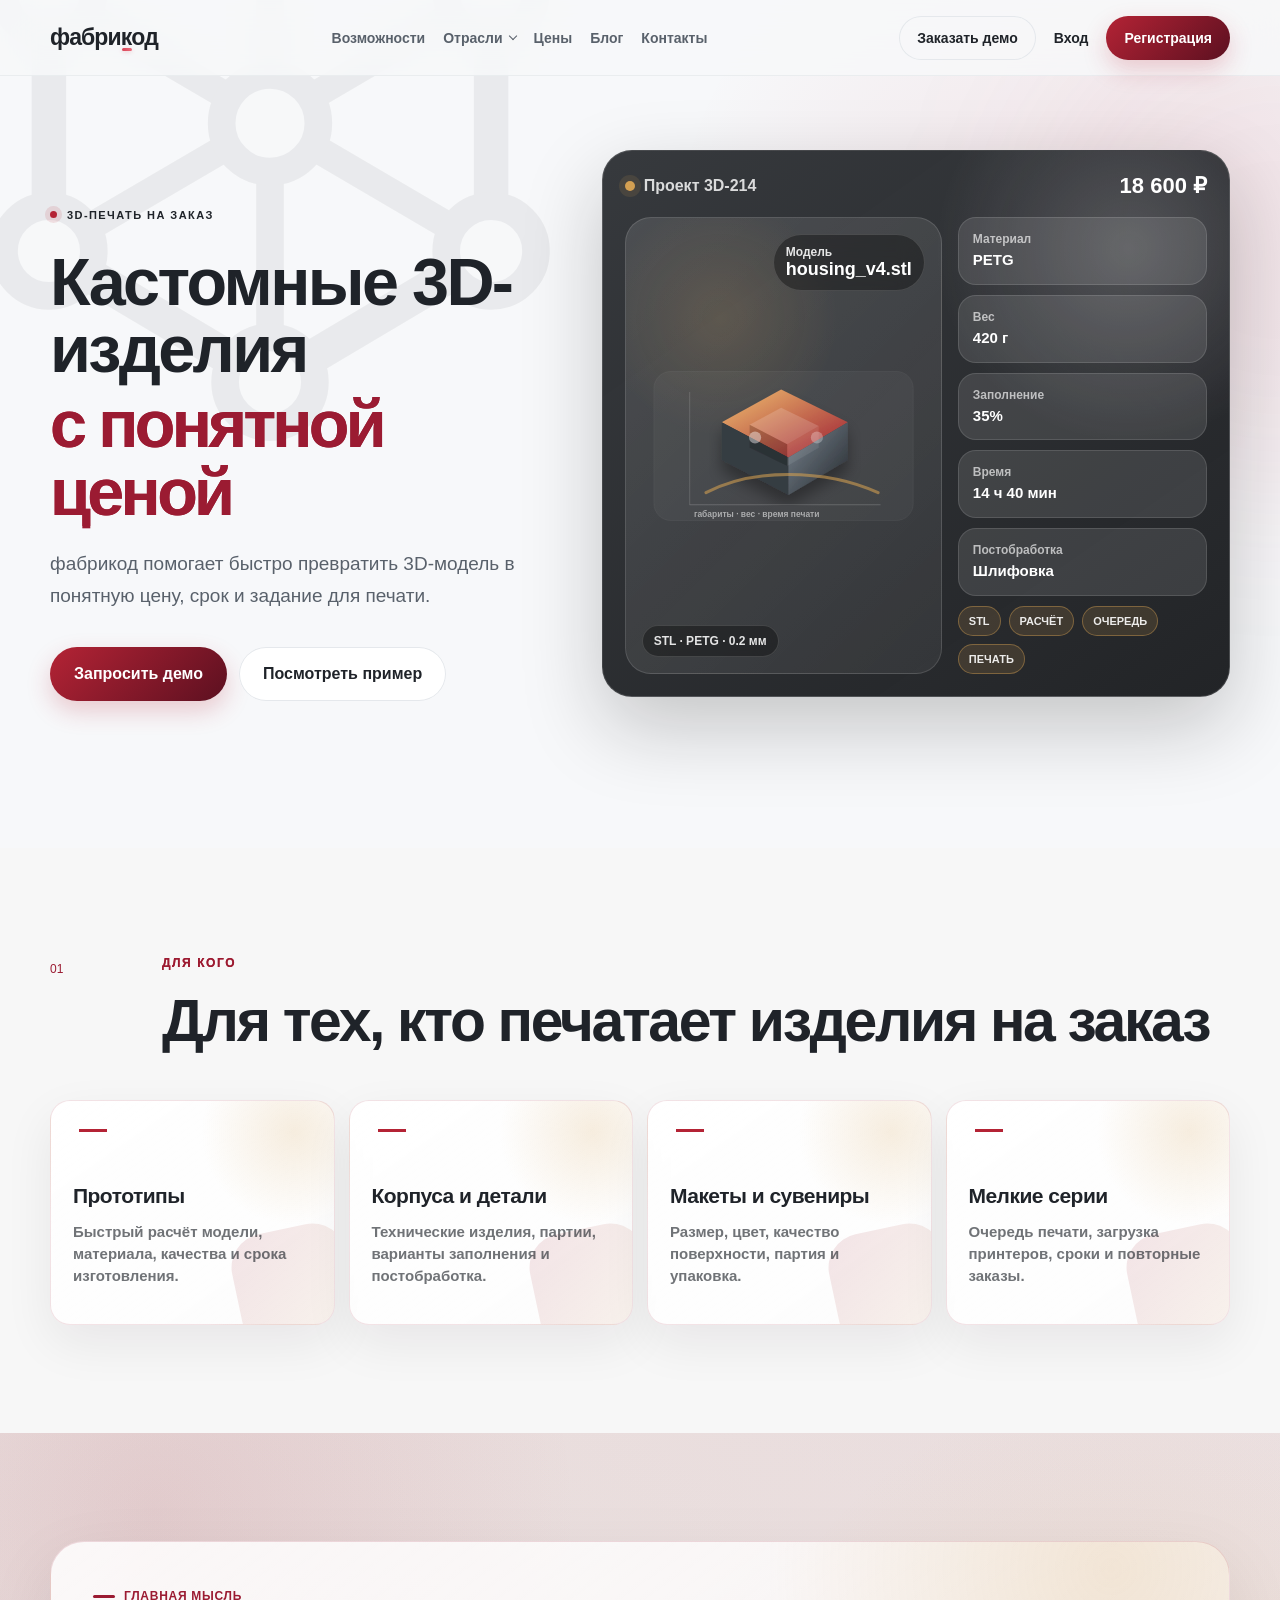
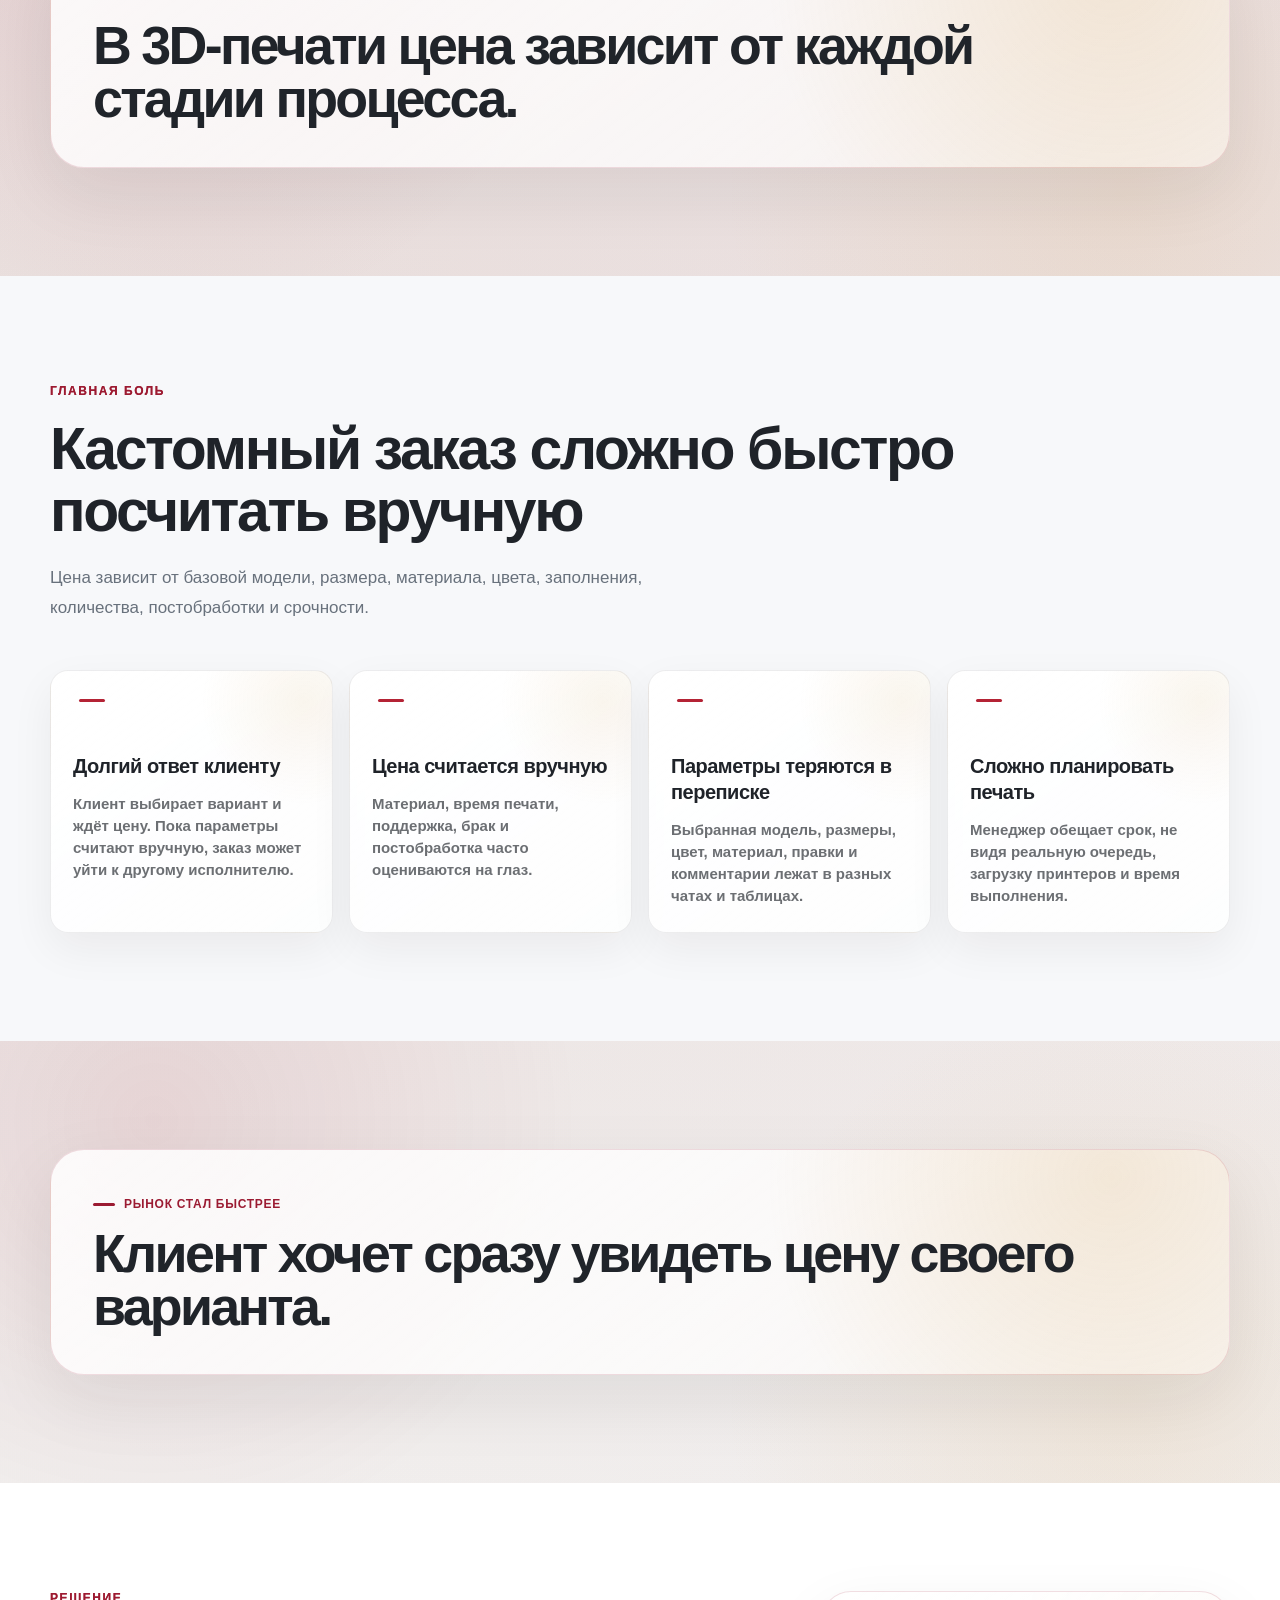
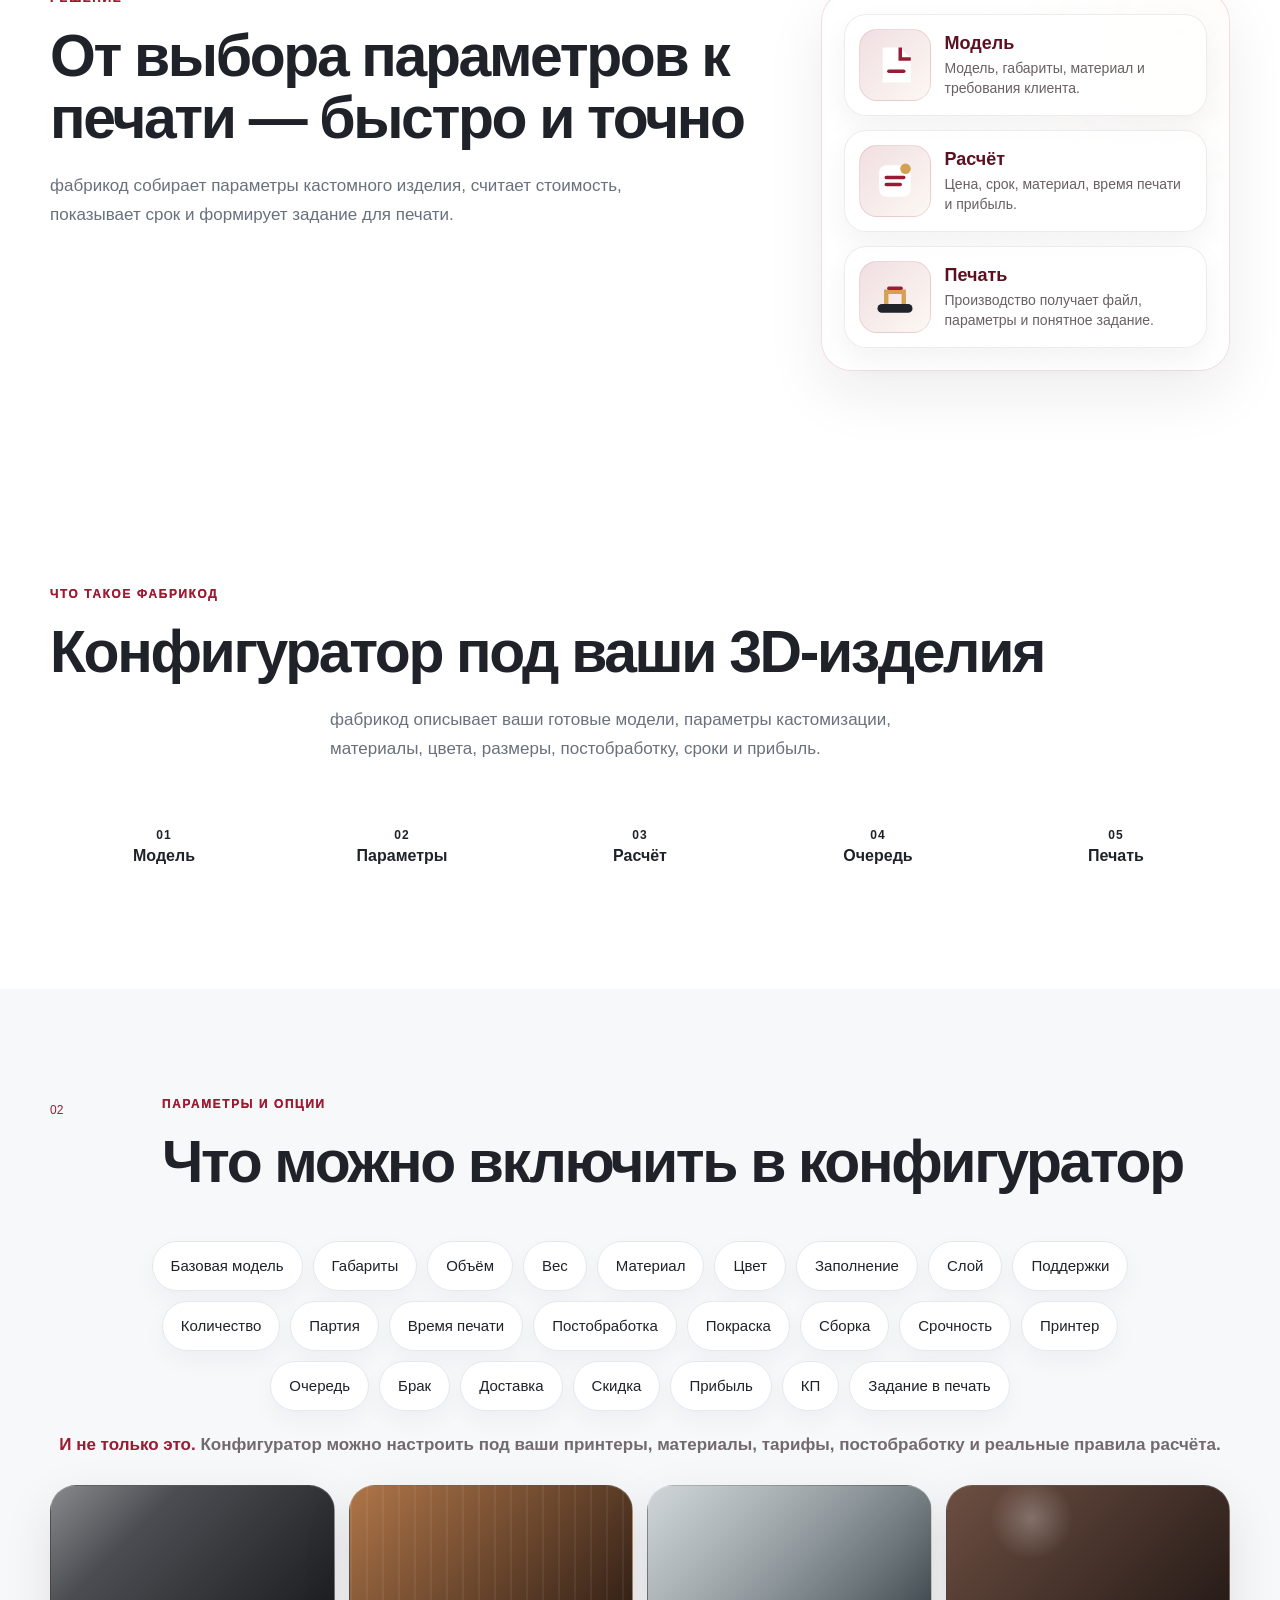
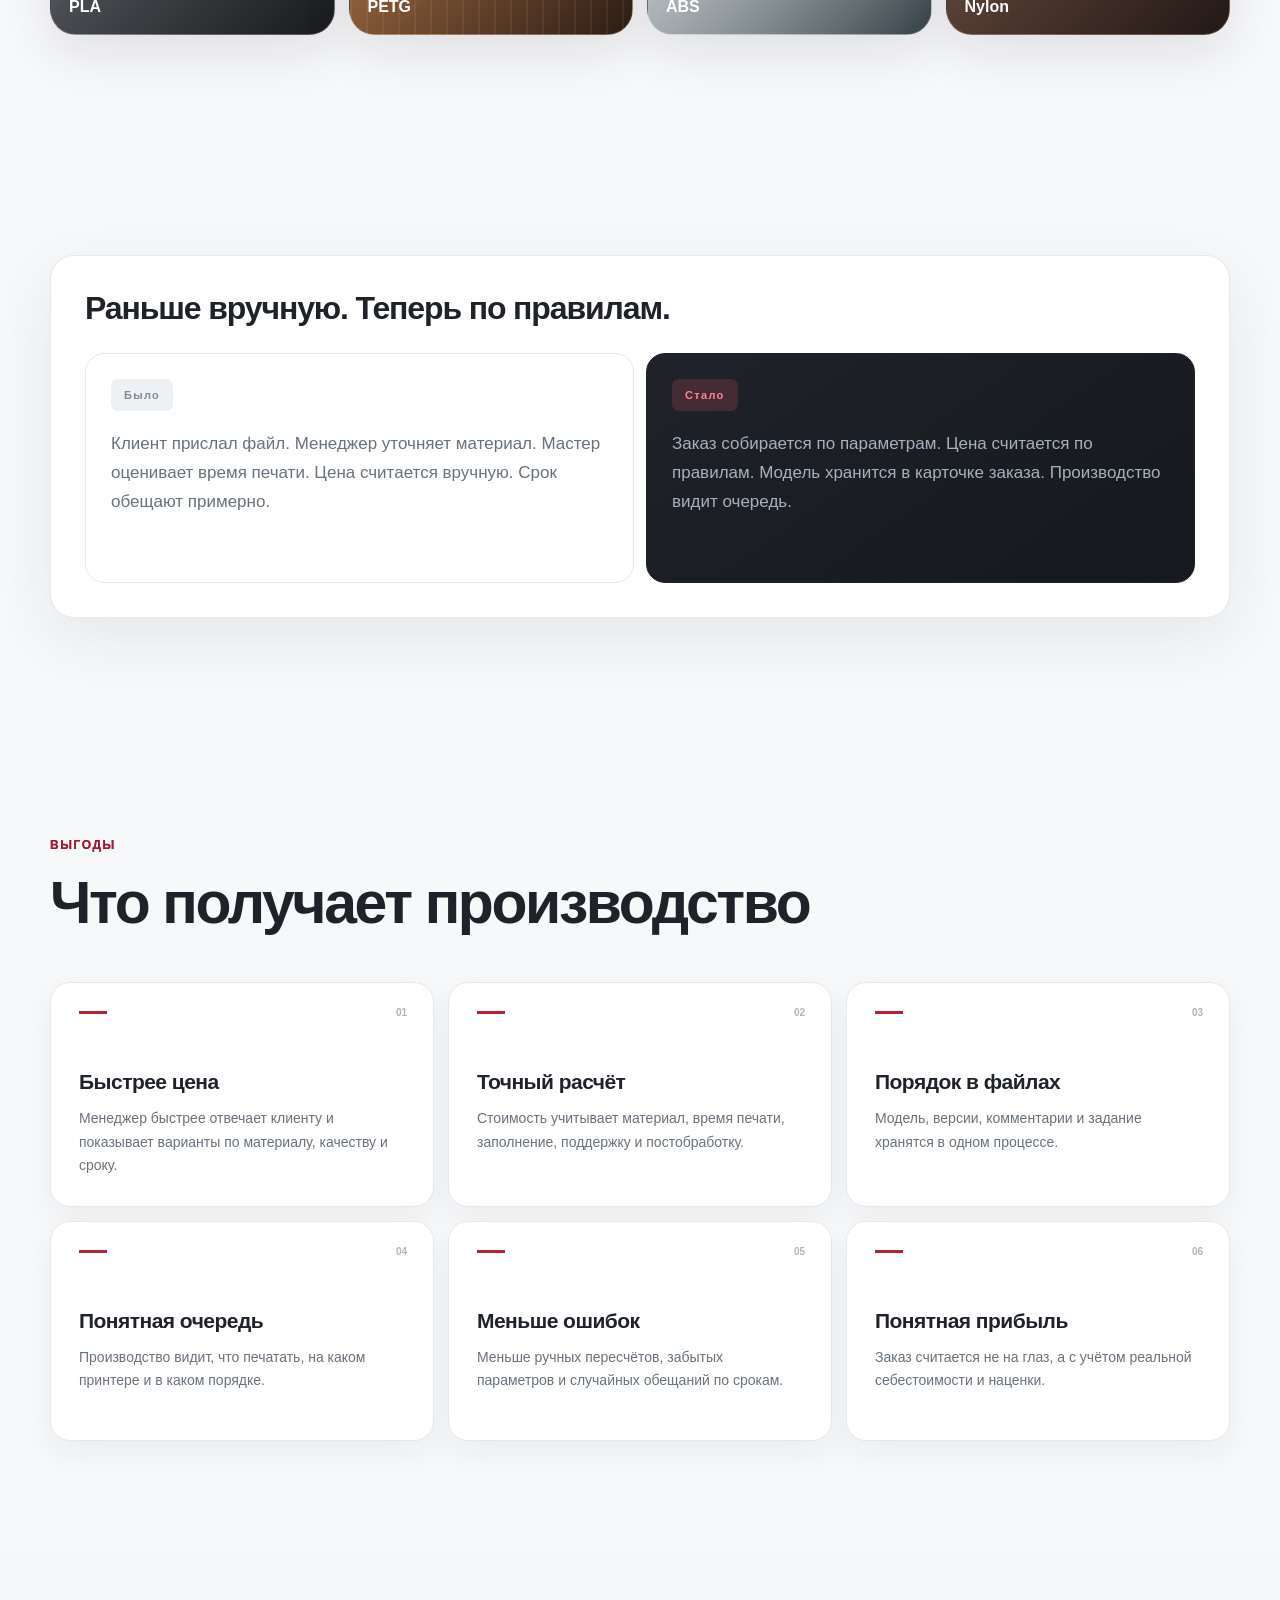
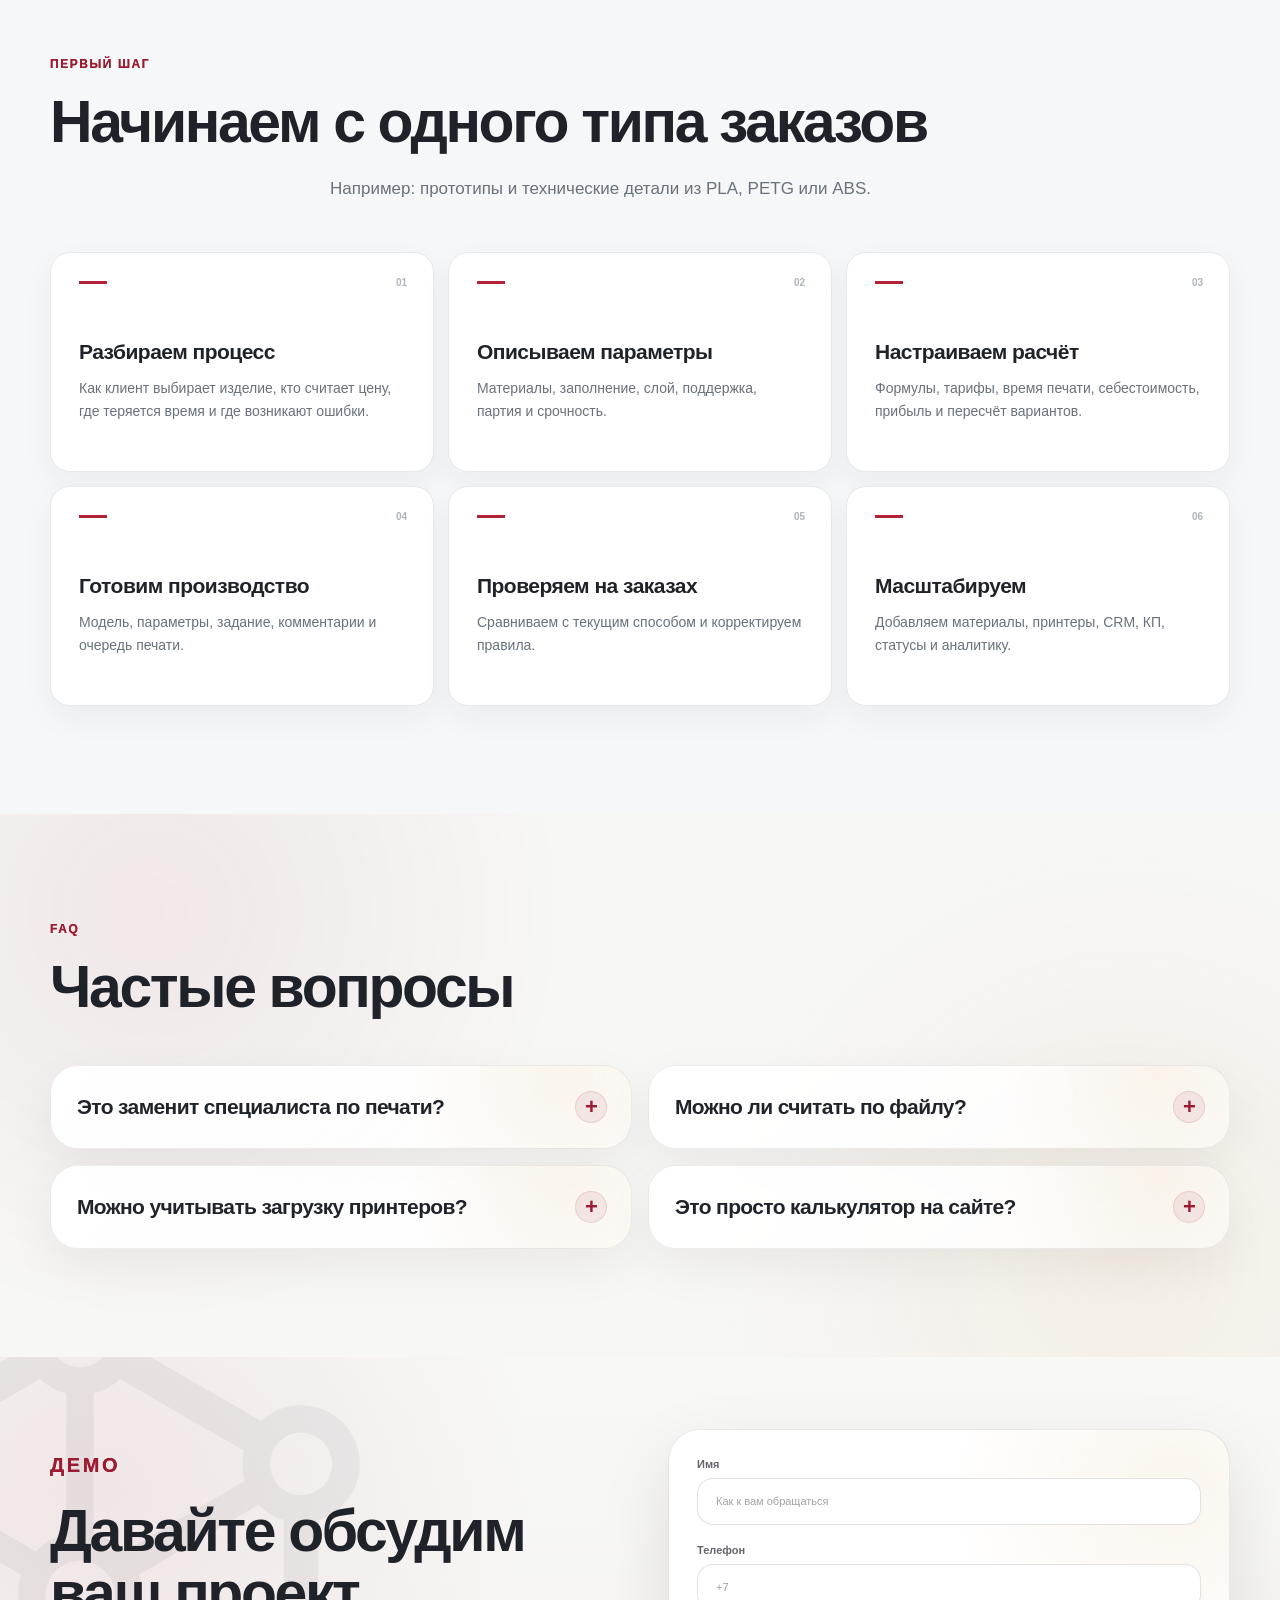
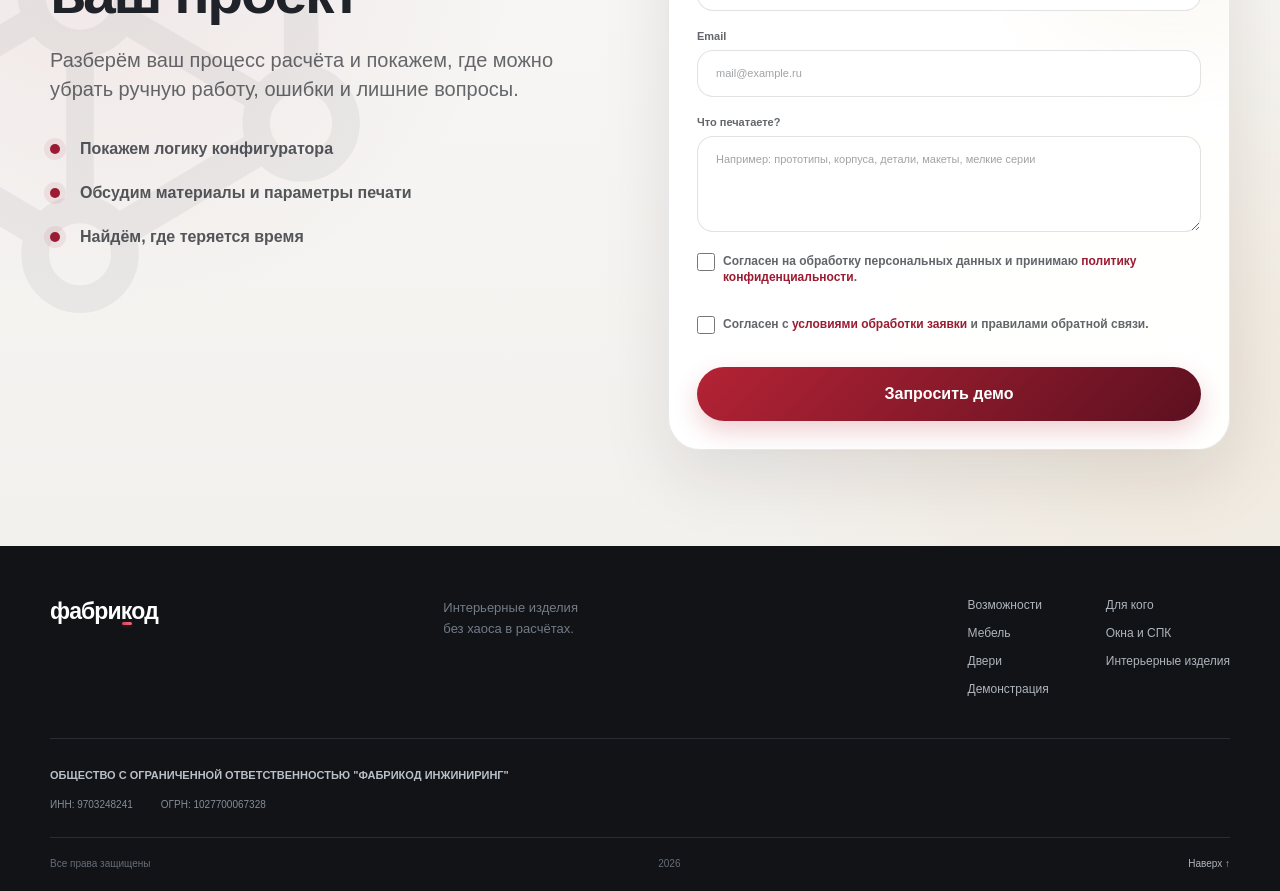
<file: 3d-printing.html>
<!DOCTYPE html>
<html lang="ru">
<head>
  <meta charset="UTF-8">
  <meta name="viewport" content="width=device-width, initial-scale=1.0">
  <meta name="description" content="фабрикод помогает собрать кастомный заказ на основе готовой 3D-модели, рассчитать цену и передать понятное задание в печать.">
  <title>Кастомные 3D-изделия с понятной ценой — фабрикод</title>
  <link rel="stylesheet" href="styles.css">
  <script src="script.js" defer></script>
  <style>
    .interior-page {
      --interior-accent: #8f5b3e;
      --interior-accent-dark: #3b251c;
      --interior-accent-soft: rgba(143, 91, 62, 0.13);
      --interior-sage: #7b8a72;
      --interior-cream: #f5efe6;
      --interior-charcoal: #1f1a17;
      --interior-gold: #c79a56;
    }

    .interior-page .section-title {
      text-align: left;
      align-items: flex-start;
      margin-left: 0;
    }

    .interior-page .section-title p,
    .interior-page .section-title h2,
    .interior-page .section-title .kicker {
      margin-left: 0;
      margin-right: auto;
      text-align: left;
    }

    .interior-hero {
      position: relative;
      overflow: hidden;
      background:
        radial-gradient(circle at 80% 12%, rgba(199,154,86,.24), transparent 36%),
        radial-gradient(circle at 16% 78%, rgba(123,138,114,.2), transparent 34%);
    }

    .interior-hero::before {
      content: "";
      position: absolute;
      inset: 8% -12% auto auto;
      width: 44vw;
      height: 44vw;
      min-width: 360px;
      min-height: 360px;
      border-radius: 50%;
      background: radial-gradient(circle, rgba(143,91,62,.2), rgba(143,91,62,0) 68%);
      pointer-events: none;
    }

    .interior-visual {
      min-height: 540px;
      display: flex;
      align-items: center;
      justify-content: center;
    }

    .interior-studio-card {
      position: relative;
      width: min(520px, 100%);
      padding: 22px;
      border-radius: 34px;
      color: #fff;
      background:
        linear-gradient(145deg, rgba(255,255,255,.12), rgba(255,255,255,.045)),
        radial-gradient(circle at 15% 15%, rgba(199,154,86,.22), transparent 38%),
        radial-gradient(circle at 82% 88%, rgba(123,138,114,.22), transparent 42%),
        rgba(28, 23, 20, .9);
      border: 1px solid rgba(255,255,255,.14);
      box-shadow: 0 32px 90px rgba(28,20,16,.36);
      backdrop-filter: blur(24px);
      overflow: hidden;
    }

    .interior-studio-card::before {
      content: "";
      position: absolute;
      inset: 14px;
      border: 1px solid rgba(255,255,255,.15);
      border-radius: 26px;
      pointer-events: none;
    }

    .interior-studio-card__bar {
      position: relative;
      z-index: 2;
      display: flex;
      justify-content: space-between;
      align-items: center;
      gap: 14px;
      margin-bottom: 20px;
      color: rgba(255,255,255,.68);
      font-size: 14px;
    }

    .interior-studio-card__bar span {
      display: inline-flex;
      align-items: center;
      gap: 8px;
    }

    .interior-studio-card__bar span::before {
      content: "";
      width: 10px;
      height: 10px;
      border-radius: 50%;
      background: var(--interior-gold);
      box-shadow: 0 0 22px rgba(199,154,86,.72);
    }

    .interior-studio-card__bar b {
      color: #fff;
      font-size: 18px;
    }

    .interior-studio-card__body {
      position: relative;
      z-index: 2;
      display: grid;
      grid-template-columns: 1.1fr .95fr;
      gap: 18px;
      align-items: stretch;
    }

    .interior-product-wall {
      min-height: 330px;
      display: grid;
      grid-template-columns: 1.1fr .9fr;
      grid-template-rows: .85fr 1.15fr;
      gap: 12px;
    }

    .interior-hero-gallery {
      position: relative;
      min-height: 340px;
      border-radius: 30px;
      overflow: hidden;
      border: 1px solid rgba(255,255,255,.15);
      background:
        linear-gradient(180deg, rgba(20,14,10,.05), rgba(20,14,10,.38)),
        url('[data-uri]') center / cover no-repeat;
      box-shadow:
        inset 0 0 0 1px rgba(0,0,0,.10),
        0 26px 60px rgba(20,14,10,.28);
    }

    .interior-hero-gallery::after {
      content: "";
      position: absolute;
      inset: 0;
      background:
        linear-gradient(90deg, rgba(24,18,14,.46), transparent 42%),
        linear-gradient(180deg, transparent 46%, rgba(24,18,14,.48));
      pointer-events: none;
    }

    .interior-hero-gallery__tag {
      position: absolute;
      left: 16px;
      bottom: 16px;
      z-index: 2;
      padding: 9px 12px;
      border-radius: 999px;
      background: rgba(0,0,0,.36);
      border: 1px solid rgba(255,255,255,.16);
      color: rgba(255,255,255,.88);
      font-size: 11px;
      backdrop-filter: blur(12px);
    }

    .interior-hero-gallery__note {
      position: absolute;
      right: 16px;
      top: 16px;
      z-index: 2;
      max-width: 170px;
      padding: 12px 13px;
      border-radius: 18px;
      background: rgba(255,255,255,.82);
      color: rgba(32,20,24,.78);
      font-size: 12px;
      line-height: 1.35;
      box-shadow: 0 16px 34px rgba(20,14,10,.16);
      backdrop-filter: blur(14px);
    }


    .interior-sample {
      position: relative;
      border-radius: 24px;
      border: 1px solid rgba(255,255,255,.14);
      overflow: hidden;
      box-shadow: inset 0 0 0 1px rgba(0,0,0,.12);
    }

    .interior-sample--panel {
      grid-row: span 2;
      background:
        linear-gradient(135deg, rgba(255,255,255,.08), transparent 28%),
        repeating-linear-gradient(90deg, rgba(255,255,255,.08) 0 2px, transparent 2px 20px),
        linear-gradient(180deg, #8b5a38, #352017);
    }

    .interior-sample--clock {
      background:
        radial-gradient(circle, rgba(255,255,255,.08) 0 42%, transparent 43%),
        conic-gradient(from 18deg, #9b6a3f, #3d271d, #c09655, #5c3828, #9b6a3f);
    }

    .interior-sample--art {
      background:
        radial-gradient(circle at 22% 32%, rgba(199,154,86,.65), transparent 18%),
        radial-gradient(circle at 70% 68%, rgba(123,138,114,.58), transparent 24%),
        linear-gradient(135deg, #2b211c, #6f4730);
    }

    .interior-sample--panel::after {
      content: "1200 × 2400";
      position: absolute;
      left: 14px;
      bottom: 14px;
      padding: 7px 10px;
      border-radius: 999px;
      background: rgba(0,0,0,.28);
      color: rgba(255,255,255,.78);
      font-size: 11px;
    }

    .interior-sample--clock::before {
      content: "";
      position: absolute;
      inset: 26px;
      border-radius: 50%;
      border: 1px solid rgba(255,255,255,.35);
    }

    .interior-sample--clock::after {
      content: "Ø 700";
      position: absolute;
      left: 12px;
      bottom: 12px;
      padding: 7px 10px;
      border-radius: 999px;
      background: rgba(0,0,0,.28);
      color: rgba(255,255,255,.78);
      font-size: 11px;
    }

    .interior-sample--art::after {
      content: "CNC relief";
      position: absolute;
      left: 12px;
      bottom: 12px;
      padding: 7px 10px;
      border-radius: 999px;
      background: rgba(0,0,0,.28);
      color: rgba(255,255,255,.78);
      font-size: 11px;
    }

    .parametric-panel {
      position: relative;
      min-height: 340px;
      border-radius: 30px;
      overflow: hidden;
      border: 1px solid rgba(255,255,255,.15);
      background:
        radial-gradient(circle at 18% 18%, rgba(255,255,255,.14), transparent 18%),
        radial-gradient(circle at 82% 86%, rgba(199,154,86,.22), transparent 30%),
        linear-gradient(135deg, #f0dfc6 0%, #9d6539 36%, #4a2f21 100%);
      box-shadow:
        inset 0 0 0 1px rgba(0,0,0,.12),
        0 26px 60px rgba(20,14,10,.28);
      isolation: isolate;
    }

    .parametric-panel::before {
      content: "";
      position: absolute;
      inset: 0;
      background:
        linear-gradient(120deg, rgba(255,255,255,.28), transparent 26%, rgba(0,0,0,.18) 72%),
        repeating-linear-gradient(90deg, rgba(255,255,255,.07) 0 1px, transparent 1px 18px);
      mix-blend-mode: soft-light;
      z-index: 1;
      pointer-events: none;
    }

    .parametric-panel svg {
      position: absolute;
      inset: 0;
      width: 100%;
      height: 100%;
      z-index: 2;
      filter: drop-shadow(0 18px 26px rgba(30,18,12,.22));
    }

    .parametric-panel__plate {
      position: absolute;
      inset: 28px 20px 34px 20px;
      border-radius: 24px;
      background:
        linear-gradient(135deg, rgba(255,255,255,.15), rgba(255,255,255,.04)),
        rgba(68,42,28,.12);
      border: 1px solid rgba(255,255,255,.16);
      z-index: 0;
    }

    .parametric-panel__tag,
    .parametric-panel__size,
    .parametric-panel__material {
      position: absolute;
      z-index: 3;
      padding: 8px 11px;
      border-radius: 999px;
      background: rgba(20,14,10,.38);
      border: 1px solid rgba(255,255,255,.16);
      color: rgba(255,255,255,.88);
      font-size: 11px;
      backdrop-filter: blur(12px);
    }

    .parametric-panel__tag {
      left: 16px;
      bottom: 16px;
    }

    .parametric-panel__size {
      right: 16px;
      bottom: 16px;
    }

    .parametric-panel__material {
      left: 16px;
      top: 16px;
      color: rgba(255,255,255,.82);
    }

    .parametric-panel__pin {
      position: absolute;
      z-index: 4;
      width: 10px;
      height: 10px;
      border-radius: 50%;
      background: #f3c573;
      box-shadow: 0 0 0 7px rgba(243,197,115,.13), 0 0 24px rgba(243,197,115,.7);
    }

    .parametric-panel__pin--a { left: 31%; top: 32%; }
    .parametric-panel__pin--b { left: 57%; top: 51%; }
    .parametric-panel__pin--c { left: 73%; top: 28%; }


    .interior-options {
      display: grid;
      gap: 10px;
    }

    .interior-options label {
      display: block;
      padding: 12px 13px;
      border-radius: 16px;
      background: rgba(255,255,255,.07);
      border: 1px solid rgba(255,255,255,.1);
      color: rgba(255,255,255,.58);
      font-size: 12px;
    }

    .interior-options strong {
      display: block;
      margin-top: 4px;
      color: #fff;
      font-size: 14px;
      font-weight: 650;
    }

    .interior-files {
      display: flex;
      gap: 8px;
      flex-wrap: wrap;
    }

    .interior-files span {
      padding: 8px 10px;
      border-radius: 999px;
      background: rgba(199,154,86,.14);
      border: 1px solid rgba(199,154,86,.32);
      color: #fff;
      font-size: 11px;
      letter-spacing: .04em;
    }

    .interior-quote {
      position: relative;
      padding: 36px 40px;
      border-radius: 32px;
      background:
        linear-gradient(145deg, rgba(143,91,62,.08), rgba(255,255,255,.93)),
        radial-gradient(circle at 100% 0%, rgba(199,154,86,.18), transparent 36%);
      border: 1px solid rgba(143,91,62,.14);
      box-shadow: 0 22px 60px rgba(32,20,24,.08);
      overflow: hidden;
    }

    .interior-quote::before {
      content: "“";
      position: absolute;
      left: 28px;
      top: 8px;
      font-size: 92px;
      line-height: 1;
      color: rgba(143,91,62,.16);
      font-family: Georgia, serif;
    }

    .interior-quote__kicker {
      display: inline-flex;
      align-items: center;
      gap: 10px;
      margin-bottom: 18px;
      color: var(--interior-accent);
      font-size: 12px;
      font-weight: 700;
      letter-spacing: .1em;
      text-transform: uppercase;
    }

    .interior-quote__kicker::before {
      content: "";
      width: 26px;
      height: 1px;
      background: currentColor;
      opacity: .6;
    }

    .interior-quote blockquote {
      margin: 0;
      padding: 0;
    }

    .interior-quote h2 {
      max-width: 860px;
      margin: 0;
      font-size: clamp(30px, 4vw, 50px);
      line-height: 1.08;
    }

    .interior-quote p {
      max-width: 760px;
      margin: 16px 0 0;
      font-size: 18px;
      line-height: 1.55;
      color: rgba(32,20,24,.72);
    }

    .interior-badge-grid {
      display: grid;
      grid-template-columns: repeat(4, minmax(0, 1fr));
      gap: 12px;
    }

    .interior-badge-grid span {
      display: flex;
      min-height: 82px;
      align-items: center;
      padding: 16px;
      border-radius: 22px;
      background: rgba(143,91,62,.08);
      border: 1px solid rgba(143,91,62,.16);
      font-weight: 650;
    }

    .interior-process {
      display: grid;
      grid-template-columns: repeat(5, minmax(0, 1fr));
      gap: 10px;
      margin-top: 22px;
    }

    .interior-process span {
      padding: 15px 12px;
      border-radius: 18px;
      background: rgba(255,255,255,.06);
      border: 1px solid rgba(255,255,255,.1);
      text-align: center;
      font-weight: 700;
    }

    .interior-process b {
      display: block;
      margin-bottom: 5px;
      color: var(--interior-gold);
      font-size: 12px;
      letter-spacing: .08em;
      text-transform: uppercase;
    }

    .interior-more-note {
      margin: 22px auto 0;
      text-align: center;
      color: rgba(32,20,24,.62);
      font-size: 17px;
      line-height: 1.45;
      font-weight: 650;
    }

    .interior-more-note strong {
      color: var(--interior-accent);
      font-weight: 800;
    }

    .interior-material-grid {
      display: grid;
      grid-template-columns: repeat(4, minmax(0, 1fr));
      gap: 14px;
      margin-top: 28px;
    }

    .interior-material {
      min-height: 160px;
      border-radius: 26px;
      padding: 18px;
      display: flex;
      align-items: flex-end;
      color: #fff;
      font-weight: 750;
      border: 1px solid rgba(255,255,255,.16);
      overflow: hidden;
      box-shadow: 0 18px 50px rgba(30,20,16,.1);
    }

    .interior-material--wood {
      background:
        repeating-linear-gradient(90deg, rgba(255,255,255,.06) 0 2px, transparent 2px 16px),
        linear-gradient(135deg, #9b633a, #2c1c14);
    }

    .interior-material--mdf {
      background:
        radial-gradient(circle at 20% 20%, rgba(255,255,255,.2), transparent 18%),
        linear-gradient(135deg, #6b4e3d, #261b16);
    }

    .interior-material--acryl {
      background:
        linear-gradient(135deg, rgba(255,255,255,.46), rgba(255,255,255,.08)),
        linear-gradient(135deg, #758777, #1f2b25);
    }

    .interior-material--metal {
      background:
        linear-gradient(135deg, rgba(255,255,255,.25), transparent 28%),
        linear-gradient(135deg, #63615d, #1b1a18);
    }

    .interior-soft-bg {
      background:
        radial-gradient(circle at 12% 18%, rgba(143,91,62,.13), transparent 36%),
        radial-gradient(circle at 88% 80%, rgba(123,138,114,.14), transparent 34%);
    }

    .interior-page .problem-card {
      position: relative;
      overflow: hidden;
      min-height: 230px;
      display: flex;
      flex-direction: column;
      justify-content: flex-start;
    }

    .interior-page .problem-card::after {
      content: "";
      position: absolute;
      right: 24px;
      bottom: 22px;
      width: 92px;
      height: 92px;
      border-radius: 30px;
      background:
        radial-gradient(circle at 35% 35%, rgba(255,255,255,.38), transparent 34%),
        linear-gradient(135deg, rgba(143,91,62,.12), rgba(199,154,86,.08));
      opacity: .8;
      transform: rotate(-8deg);
      pointer-events: none;
    }

    .interior-page .problem-card h3 {
      position: relative;
      z-index: 2;
      max-width: 380px;
      margin-bottom: 14px;
    }

    .interior-page .problem-card p {
      position: relative;
      z-index: 2;
      max-width: 420px;
      margin: 0;
      color: rgba(32,20,24,.64);
      font-size: 15px;
      line-height: 1.5;
      font-weight: 550;
    }

    .interior-page .problem-card__tag {
      position: relative;
      z-index: 2;
      display: inline-flex;
      align-items: center;
      gap: 8px;
      width: fit-content;
      margin-top: 18px;
      padding: 8px 11px;
      border-radius: 999px;
      background: rgba(143,91,62,.07);
      border: 1px solid rgba(143,91,62,.12);
      color: var(--interior-accent);
      font-size: 12px;
      font-weight: 750;
    }

    .interior-page .problem-card__tag::before {
      content: "";
      width: 7px;
      height: 7px;
      border-radius: 50%;
      background: currentColor;
    }


    .interior-solution-card {
      position: relative;
      padding: 22px;
      border-radius: 30px;
      background:
        linear-gradient(145deg, rgba(255,255,255,.9), rgba(255,255,255,.7)),
        radial-gradient(circle at 88% 10%, rgba(199,154,86,.14), transparent 34%);
      border: 1px solid rgba(143,91,62,.14);
      box-shadow: 0 22px 60px rgba(32,20,24,.08);
      overflow: hidden;
      min-height: 360px;
    }

    .interior-solution-card__top {
      display: flex;
      align-items: center;
      justify-content: space-between;
      gap: 12px;
      margin-bottom: 18px;
    }

    .interior-solution-card__top strong {
      font-size: 18px;
      color: var(--interior-accent-dark);
    }

    .interior-solution-card__top span {
      padding: 8px 10px;
      border-radius: 999px;
      background: rgba(143,91,62,.08);
      border: 1px solid rgba(143,91,62,.16);
      color: var(--interior-accent);
      font-size: 12px;
      font-weight: 700;
      letter-spacing: .04em;
      text-transform: uppercase;
    }

    .interior-solution-diagram {
      position: relative;
      display: grid;
      grid-template-columns: 1fr;
      gap: 14px;
      margin-top: 10px;
    }

    .interior-solution-step {
      position: relative;
      display: grid;
      grid-template-columns: 72px 1fr;
      gap: 14px;
      align-items: center;
      padding: 14px;
      border-radius: 22px;
      background: rgba(255,255,255,.74);
      border: 1px solid rgba(32,20,24,.08);
      box-shadow: 0 12px 30px rgba(30,20,22,.05);
    }

    .interior-solution-step::after {
      content: "";
      position: absolute;
      left: 48px;
      bottom: -16px;
      width: 2px;
      height: 16px;
      background: linear-gradient(180deg, rgba(143,91,62,.35), rgba(143,91,62,0));
    }

    .interior-solution-step:last-child::after {
      display: none;
    }

    .interior-solution-icon {
      width: 72px;
      height: 72px;
      border-radius: 18px;
      display: grid;
      place-items: center;
      background:
        linear-gradient(135deg, rgba(143,91,62,.18), rgba(143,91,62,.04)),
        rgba(255,255,255,.56);
      border: 1px solid rgba(143,91,62,.14);
      overflow: hidden;
    }

    .interior-solution-icon svg {
      width: 56px;
      height: 56px;
    }

    .interior-solution-copy b {
      display: block;
      margin-bottom: 4px;
      font-size: 18px;
      color: var(--interior-accent-dark);
    }

    .interior-solution-copy p {
      margin: 0;
      color: rgba(32,20,24,.68);
      font-size: 14px;
      line-height: 1.45;
    }

    .interior-solution-footer {
      display: flex;
      gap: 8px;
      flex-wrap: wrap;
      margin-top: 18px;
    }

    .interior-solution-footer span {
      padding: 8px 11px;
      border-radius: 999px;
      background: rgba(255,255,255,.72);
      border: 1px solid rgba(32,20,24,.08);
      font-size: 12px;
      font-weight: 650;
      color: rgba(32,20,24,.75);
    }

    @media (max-width: 980px) {
      .interior-solution-card {
        min-height: auto;
      }
    }

    .interior-calm-card {
      background:
        radial-gradient(circle at 90% 10%, rgba(199,154,86,.18), transparent 36%),
        linear-gradient(145deg, rgba(123,138,114,.12), rgba(255,255,255,.04));
      border-color: rgba(143,91,62,.22);
    }

    @media (max-width: 980px) {
      .interior-studio-card__body,
      .interior-badge-grid,
      .interior-process,
      .interior-material-grid {
        grid-template-columns: 1fr 1fr;
      }

      .interior-visual {
        min-height: auto;
      }
    }

    @media (max-width: 640px) {
      .interior-studio-card {
        border-radius: 26px;
        padding: 18px;
      }

      .interior-studio-card__body,
      .interior-badge-grid,
      .interior-process,
      .interior-material-grid {
        grid-template-columns: 1fr;
      }

      .interior-product-wall {
        min-height: 320px;
      }

      .interior-quote {
        padding: 30px 24px;
      }
    }

    /* фабрикод: единое скругление кнопок */
    .interior-page .button,
    .interior-page button.button,
    .interior-page .button--small {
      border-radius: 30px;
    }

    .interior-page .demo-form button {
      border-radius: 30px;
    }


    .stairs-page {
      --stairs-accent: #9b1b32;
      --stairs-dark: #5d1020;
      background:
        radial-gradient(circle at 88% 6%, rgba(155,27,50,.11), transparent 34%),
        radial-gradient(circle at 12% 22%, rgba(154,99,58,.10), transparent 34%),
        #f6f7f8;
    }

    .stairs-page .button,
    .stairs-page button.button,
    .stairs-page .button--small,
    .stairs-page .demo-form button {
      border-radius: 30px;
    }

    .stairs-page .kicker,
    .stairs-page .section-number,
    .stairs-hero h1 em {
      color: var(--stairs-accent);
    }

    .stairs-card {
      border-radius: 30px;
      padding: 22px;
      background:
        radial-gradient(circle at 82% 18%, rgba(255,255,255,.18), transparent 28%),
        linear-gradient(145deg, rgba(52,50,47,.96), rgba(30,30,29,.95));
      color: #fff;
      border: 1px solid rgba(255,255,255,.14);
      box-shadow: 0 30px 80px rgba(18,18,18,.22);
    }

    .stairs-card__bar {
      display: flex;
      align-items: center;
      justify-content: space-between;
      gap: 16px;
      margin-bottom: 18px;
      color: rgba(255,255,255,.82);
      font-weight: 750;
    }

    .stairs-card__bar span {
      display: inline-flex;
      align-items: center;
      gap: 9px;
    }

    .stairs-card__bar span::before {
      content: "";
      width: 10px;
      height: 10px;
      border-radius: 50%;
      background: #d4a052;
      box-shadow: 0 0 0 6px rgba(212,160,82,.12);
    }

    .stairs-card__bar b {
      color: #fff;
      font-size: 22px;
    }

    .stairs-card__body {
      display: grid;
      grid-template-columns: 1.12fr .88fr;
      gap: 16px;
    }

    .stairs-scheme {
      position: relative;
      min-height: 330px;
      border-radius: 26px;
      overflow: hidden;
      background:
        linear-gradient(135deg, rgba(255,255,255,.09), rgba(255,255,255,.02)),
        radial-gradient(circle at 18% 18%, rgba(212,160,82,.18), transparent 28%),
        rgba(255,255,255,.04);
      border: 1px solid rgba(255,255,255,.13);
    }

    .stairs-scheme svg {
      position: absolute;
      inset: 0;
      width: 100%;
      height: 100%;
    }

    .stairs-label,
    .stairs-height {
      position: absolute;
      z-index: 2;
      border-radius: 999px;
      background: rgba(0,0,0,.34);
      border: 1px solid rgba(255,255,255,.14);
      color: rgba(255,255,255,.88);
      backdrop-filter: blur(12px);
      font-size: 12px;
      font-weight: 750;
    }

    .stairs-label {
      left: 16px;
      bottom: 16px;
      padding: 8px 11px;
    }

    .stairs-height {
      right: 16px;
      top: 16px;
      padding: 10px 12px;
    }

    .stairs-height b {
      display: block;
      color: #fff;
      font-size: 18px;
    }

    .stairs-options {
      display: grid;
      gap: 10px;
    }

    .stairs-options label {
      padding: 14px;
      border-radius: 18px;
      background: rgba(255,255,255,.11);
      border: 1px solid rgba(255,255,255,.12);
      color: rgba(255,255,255,.66);
      font-size: 12px;
      font-weight: 700;
    }

    .stairs-options strong {
      display: block;
      margin-top: 5px;
      color: #fff;
      font-size: 15px;
      line-height: 1.25;
    }

    .stairs-files {
      display: flex;
      flex-wrap: wrap;
      gap: 8px;
    }

    .stairs-files span {
      padding: 8px 10px;
      border-radius: 999px;
      background: rgba(212,160,82,.15);
      border: 1px solid rgba(212,160,82,.42);
      color: rgba(255,255,255,.9);
      font-size: 11px;
      font-weight: 800;
    }

    .stairs-quote {
      border-radius: 34px;
      padding: 42px;
      background:
        radial-gradient(circle at 90% 12%, rgba(212,160,82,.18), transparent 32%),
        linear-gradient(145deg, rgba(255,255,255,.86), rgba(255,255,255,.62));
      border: 1px solid rgba(155,27,50,.14);
      box-shadow: 0 24px 70px rgba(30,20,24,.08);
    }

    .stairs-quote__kicker {
      display: inline-flex;
      align-items: center;
      gap: 9px;
      margin-bottom: 16px;
      color: var(--stairs-accent);
      font-weight: 800;
      letter-spacing: .06em;
      text-transform: uppercase;
      font-size: 12px;
    }

    .stairs-quote__kicker::before {
      content: "";
      width: 22px;
      height: 3px;
      border-radius: 999px;
      background: currentColor;
    }

    .stairs-quote h2 {
      max-width: 920px;
      margin: 0;
      font-size: clamp(30px, 4.2vw, 58px);
      line-height: .98;
      letter-spacing: -.05em;
      color: #20242a;
    }

    .stairs-pain .problem-card {
      min-height: 230px;
      position: relative;
      overflow: hidden;
    }

    .stairs-pain .problem-card p {
      max-width: 420px;
      margin: 0;
      color: rgba(32,36,42,.64);
      font-size: 15px;
      line-height: 1.5;
      font-weight: 550;
    }

    .stairs-tag {
      display: inline-flex;
      align-items: center;
      gap: 8px;
      width: fit-content;
      margin-top: 18px;
      padding: 8px 11px;
      border-radius: 999px;
      background: rgba(155,27,50,.07);
      border: 1px solid rgba(155,27,50,.12);
      color: var(--stairs-accent);
      font-size: 12px;
      font-weight: 750;
    }

    .stairs-tag::before {
      content: "";
      width: 7px;
      height: 7px;
      border-radius: 50%;
      background: currentColor;
    }

    .stairs-solution-card {
      padding: 22px;
      border-radius: 30px;
      background:
        linear-gradient(145deg, rgba(255,255,255,.9), rgba(255,255,255,.7)),
        radial-gradient(circle at 88% 10%, rgba(212,160,82,.14), transparent 34%);
      border: 1px solid rgba(155,27,50,.14);
      box-shadow: 0 22px 60px rgba(32,20,24,.08);
    }

    .stairs-chain {
      display: grid;
      gap: 14px;
    }

    .stairs-chain__step {
      display: grid;
      grid-template-columns: 72px 1fr;
      gap: 14px;
      align-items: center;
      padding: 14px;
      border-radius: 22px;
      background: rgba(255,255,255,.74);
      border: 1px solid rgba(32,20,24,.08);
      box-shadow: 0 12px 30px rgba(30,20,22,.05);
    }

    .stairs-chain__icon {
      width: 72px;
      height: 72px;
      border-radius: 18px;
      display: grid;
      place-items: center;
      background: linear-gradient(135deg, rgba(155,27,50,.14), rgba(212,160,82,.07));
      border: 1px solid rgba(155,27,50,.12);
    }

    .stairs-chain__icon svg {
      width: 56px;
      height: 56px;
    }

    .stairs-chain__copy b {
      display: block;
      margin-bottom: 4px;
      font-size: 18px;
      color: var(--stairs-dark);
    }

    .stairs-chain__copy p {
      margin: 0;
      color: rgba(32,20,24,.68);
      font-size: 14px;
      line-height: 1.45;
    }

    .stairs-note {
      margin: 22px auto 0;
      text-align: center;
      color: rgba(32,20,24,.62);
      font-size: 17px;
      line-height: 1.45;
      font-weight: 650;
    }

    .stairs-note strong {
      color: var(--stairs-accent);
      font-weight: 800;
    }

    .stairs-material-grid {
      display: grid;
      grid-template-columns: repeat(4, minmax(0, 1fr));
      gap: 14px;
      margin-top: 28px;
    }

    .stairs-material {
      min-height: 150px;
      border-radius: 26px;
      padding: 18px;
      display: flex;
      align-items: flex-end;
      color: #fff;
      font-weight: 800;
      border: 1px solid rgba(255,255,255,.16);
      box-shadow: 0 18px 50px rgba(30,20,16,.1);
    }

    .stairs-material--metal {
      background: linear-gradient(135deg, rgba(255,255,255,.24), transparent 30%), linear-gradient(135deg, #606368, #17191c);
    }

    .stairs-material--wood {
      background: repeating-linear-gradient(90deg, rgba(255,255,255,.06) 0 2px, transparent 2px 16px), linear-gradient(135deg, #af7548, #2c1c14);
    }

    .stairs-material--glass {
      background: linear-gradient(135deg, rgba(255,255,255,.58), rgba(255,255,255,.08)), linear-gradient(135deg, #8c9aa0, #243036);
    }

    .stairs-material--paint {
      background: radial-gradient(circle at 30% 22%, rgba(255,255,255,.25), transparent 18%), linear-gradient(135deg, #6d4f42, #221815);
    }

    .stairs-soft-bg {
      background:
        radial-gradient(circle at 12% 18%, rgba(155,27,50,.10), transparent 36%),
        radial-gradient(circle at 88% 80%, rgba(212,160,82,.14), transparent 34%);
    }

    @media (max-width: 980px) {
      .stairs-card__body,
      .stairs-material-grid {
        grid-template-columns: 1fr 1fr;
      }
    }

    @media (max-width: 640px) {
      .stairs-card__body,
      .stairs-material-grid {
        grid-template-columns: 1fr;
      }
      .stairs-card {
        border-radius: 26px;
        padding: 18px;
      }
      .stairs-scheme {
        min-height: 300px;
      }
      .stairs-quote {
        padding: 30px 24px;
      }
    }


    .stairs-segment-grid {
      grid-template-columns: repeat(4, minmax(0, 1fr));
      align-items: stretch;
    }

    .stairs-segment-card {
      position: relative;
      min-height: 240px;
      padding: 24px 22px;
      overflow: hidden;
      background:
        radial-gradient(circle at 86% 14%, rgba(212,160,82,.18), transparent 30%),
        linear-gradient(145deg, rgba(255,255,255,.94), rgba(255,255,255,.72));
      border: 1px solid rgba(155,27,50,.12);
      box-shadow: 0 18px 50px rgba(32,20,24,.07);
    }

    .stairs-segment-card::after {
      content: "";
      position: absolute;
      right: -18px;
      bottom: -20px;
      width: 116px;
      height: 116px;
      border-radius: 34px;
      background:
        linear-gradient(135deg, rgba(155,27,50,.13), rgba(212,160,82,.10));
      transform: rotate(-12deg);
      opacity: .9;
      pointer-events: none;
    }

    .stairs-segment-card__num {
      position: relative;
      z-index: 2;
      display: inline-flex;
      align-items: center;
      justify-content: center;
      width: 42px;
      height: 42px;
      margin-bottom: 20px;
      border-radius: 16px;
      background: rgba(155,27,50,.08);
      border: 1px solid rgba(155,27,50,.14);
      color: var(--stairs-accent);
      font-weight: 850;
      font-size: 13px;
    }

    .stairs-segment-card h3 {
      position: relative;
      z-index: 2;
      margin-bottom: 12px;
      max-width: 220px;
    }

    .stairs-segment-card p {
      position: relative;
      z-index: 2;
      margin: 0;
      color: rgba(32,36,42,.64);
      font-size: 15px;
      line-height: 1.45;
      font-weight: 550;
    }

    .stairs-segment-card__tag {
      position: relative;
      z-index: 2;
      display: inline-flex;
      margin-top: 0;
      padding: 0;
      border-radius: 999px;
      background: rgba(155,27,50,.06);
      border: 1px solid rgba(155,27,50,.11);
      color: var(--stairs-accent);
      font-size: 12px;
      font-weight: 750;
    }

    @media (max-width: 1100px) {
      .stairs-segment-grid {
        grid-template-columns: repeat(2, minmax(0, 1fr));
      }
    }

    @media (max-width: 640px) {
      .stairs-segment-grid {
        grid-template-columns: 1fr;
      }
    }


    /* Stairs cumulative edits: pain cards, expert block, contact form */
    .stairs-page .windows-pain .windows-problem-grid {
      grid-template-columns: repeat(4, minmax(0, 1fr));
      gap: 16px;
      align-items: stretch;
    }

    .stairs-page .windows-pain .problem-card {
      min-height: 255px;
      padding: 24px 22px;
      border: 1px solid rgba(32,36,42,.08);
      background:
        radial-gradient(circle at 90% 12%, rgba(212,160,82,.10), transparent 30%),
        linear-gradient(145deg, rgba(255,255,255,.96), rgba(255,255,255,.76));
      box-shadow: 0 16px 44px rgba(32,20,24,.06);
    }

    .stairs-page .windows-pain .problem-card > span {
      display: none;
    }

    .stairs-page .windows-pain .problem-card h3 {
      margin-bottom: 14px;
      max-width: 260px;
    }

    .stairs-page .windows-pain .problem-card p {
      color: rgba(32,36,42,.66);
      font-size: 15px;
      line-height: 1.48;
    }

    .stairs-page .windows-pain .stairs-tag {
      margin-top: 18px;
      background: rgba(32,36,42,.045);
      border-color: rgba(32,36,42,.08);
      color: rgba(32,36,42,.62);
    }

    .stairs-page .windows-pain .stairs-tag::before {
      display: none;
    }

    .stairs-page .contact {
      background:
        radial-gradient(circle at 14% 20%, rgba(155,27,50,.08), transparent 34%),
        radial-gradient(circle at 86% 82%, rgba(212,160,82,.12), transparent 34%),
        #f7f7f6;
    }

    .stairs-page .contact__grid {
      max-width: 1060px;
      grid-template-columns: minmax(0, 1fr) minmax(360px, 460px);
      align-items: start;
    }

    .stairs-page .demo-form {
      justify-self: end;
      width: 100%;
      max-width: 460px;
      border-radius: 30px;
      padding: 26px;
      background: rgba(255,255,255,.92);
      border: 1px solid rgba(32,36,42,.09);
      box-shadow: 0 20px 60px rgba(32,20,24,.09);
      color: #20242a;
    }

    .stairs-page .demo-form label {
      color: rgba(32,36,42,.72);
    }

    .stairs-page .demo-form input,
    .stairs-page .demo-form textarea {
      background: #fff;
      border: 1px solid rgba(32,36,42,.12);
      color: #20242a;
      box-shadow: inset 0 1px 0 rgba(255,255,255,.7);
    }

    .stairs-page .demo-form input::placeholder,
    .stairs-page .demo-form textarea::placeholder {
      color: rgba(32,36,42,.42);
    }

    @media (max-width: 1100px) {
      .stairs-page .windows-pain .windows-problem-grid {
        grid-template-columns: repeat(2, minmax(0, 1fr));
      }
    }

    @media (max-width: 760px) {
      .stairs-page .windows-pain .windows-problem-grid,
      .stairs-page .contact__grid {
        grid-template-columns: 1fr;
      }

      .stairs-page .demo-form {
        justify-self: stretch;
        max-width: none;
      }
    }


    /* FAQ in previous landing style */
    .stairs-page .faq {
      background:
        radial-gradient(circle at 12% 18%, rgba(155,27,50,.07), transparent 34%),
        radial-gradient(circle at 88% 82%, rgba(212,160,82,.10), transparent 34%),
        #f7f7f6;
    }

    .stairs-page .faq-list {
      display: grid;
      grid-template-columns: repeat(2, minmax(0, 1fr));
      gap: 16px;
      margin-top: 34px;
    }

    .stairs-page .faq-item {
      position: relative;
      border-radius: 28px;
      background:
        radial-gradient(circle at 88% 14%, rgba(212,160,82,.10), transparent 30%),
        linear-gradient(145deg, rgba(255,255,255,.96), rgba(255,255,255,.78));
      border: 1px solid rgba(32,36,42,.08);
      box-shadow: 0 18px 50px rgba(32,20,24,.06);
      overflow: hidden;
    }

    .stairs-page .faq-item summary {
      position: relative;
      display: flex;
      align-items: center;
      justify-content: space-between;
      gap: 18px;
      min-height: 82px;
      padding: 24px 62px 24px 26px;
      cursor: pointer;
      list-style: none;
      color: #20242a;
      font-size: 21px;
      line-height: 1.15;
      font-weight: 850;
      letter-spacing: -.03em;
    }

    .stairs-page .faq-item summary::-webkit-details-marker {
      display: none;
    }

    .stairs-page .faq-item summary::after {
      content: "+";
      position: absolute;
      right: 24px;
      top: 50%;
      width: 30px;
      height: 30px;
      transform: translateY(-50%);
      border-radius: 50%;
      display: grid;
      place-items: center;
      background: rgba(155,27,50,.08);
      border: 1px solid rgba(155,27,50,.12);
      color: var(--stairs-accent);
      font-size: 22px;
      font-weight: 700;
      line-height: 1;
      transition: transform .2s ease, background .2s ease;
    }

    .stairs-page .faq-item[open] summary::after {
      content: "−";
      background: rgba(155,27,50,.12);
    }

    .stairs-page .faq-item p {
      margin: 0;
      padding: 0 26px 26px;
      max-width: 620px;
      color: rgba(32,36,42,.66);
      font-size: 16px;
      line-height: 1.55;
      font-weight: 550;
    }

    @media (max-width: 820px) {
      .stairs-page .faq-list {
        grid-template-columns: 1fr;
      }

      .stairs-page .faq-item summary {
        font-size: 19px;
      }
    }


    /* Final contact block refinement */
    .stairs-page .contact {
      padding-top: 96px;
      padding-bottom: 96px;
      background:
        radial-gradient(circle at 8% 16%, rgba(155,27,50,.08), transparent 32%),
        radial-gradient(circle at 92% 78%, rgba(212,160,82,.12), transparent 34%),
        linear-gradient(180deg, #f8f8f7, #f3f1ee);
    }

    .stairs-page .contact__grid {
      max-width: 1120px;
      grid-template-columns: minmax(0, .95fr) minmax(360px, 430px);
      gap: 56px;
      align-items: center;
    }

    .stairs-contact-copy h2 {
      max-width: 720px;
      font-size: clamp(44px, 6vw, 76px);
      line-height: .94;
      letter-spacing: -.06em;
    }

    .stairs-contact-copy > p {
      max-width: 560px;
      margin-top: 22px;
      font-size: 20px;
      line-height: 1.45;
      color: rgba(32,36,42,.68);
    }

    .stairs-contact-points {
      display: grid;
      gap: 10px;
      max-width: 520px;
      margin-top: 30px;
    }

    .stairs-contact-points span {
      position: relative;
      display: block;
      padding: 14px 16px 14px 42px;
      border-radius: 18px;
      background: rgba(255,255,255,.72);
      border: 1px solid rgba(32,36,42,.08);
      color: rgba(32,36,42,.76);
      font-weight: 700;
      box-shadow: 0 10px 30px rgba(32,20,24,.045);
    }

    .stairs-contact-points span::before {
      content: "";
      position: absolute;
      left: 18px;
      top: 50%;
      width: 9px;
      height: 9px;
      transform: translateY(-50%);
      border-radius: 50%;
      background: var(--stairs-accent);
      box-shadow: 0 0 0 5px rgba(155,27,50,.09);
    }

    .stairs-page .demo-form {
      justify-self: end;
      max-width: 430px;
      padding: 28px;
      border-radius: 32px;
      background:
        radial-gradient(circle at 90% 10%, rgba(212,160,82,.10), transparent 30%),
        rgba(255,255,255,.96);
      border: 1px solid rgba(32,36,42,.10);
      box-shadow: 0 26px 70px rgba(32,20,24,.10);
    }

    .stairs-page .demo-form label {
      gap: 8px;
      color: rgba(32,36,42,.70);
      font-weight: 750;
    }

    .stairs-page .demo-form input,
    .stairs-page .demo-form textarea {
      border-radius: 16px;
      background: #fff;
      border: 1px solid rgba(32,36,42,.13);
      color: #20242a;
    }

    .stairs-page .demo-form button {
      margin-top: 6px;
      width: 100%;
      border-radius: 30px;
    }

    @media (max-width: 900px) {
      .stairs-page .contact__grid {
        grid-template-columns: 1fr;
        gap: 32px;
      }

      .stairs-page .demo-form {
        justify-self: stretch;
        max-width: none;
      }

      .stairs-contact-copy h2 {
        font-size: clamp(40px, 11vw, 60px);
      }
    }


    /* Fabrikod brand geometry element */
    .stairs-page .hero,
    .stairs-page .contact,
    .stairs-page .stairs-soft-bg {
      position: relative;
      overflow: hidden;
    }

    .fabrikod-mark-bg {
      position: absolute;
      z-index: 0;
      width: 420px;
      height: 420px;
      opacity: .045;
      pointer-events: none;
      color: #20242a;
    }

    .fabrikod-mark-bg svg {
      width: 100%;
      height: 100%;
      display: block;
    }

    .hero .fabrikod-mark-bg {
      left: -110px;
      bottom: -120px;
      transform: rotate(-8deg);
    }

    .contact .fabrikod-mark-bg {
      right: -80px;
      top: -90px;
      transform: rotate(12deg);
      opacity: .055;
    }

    .stairs-page .hero .container,
    .stairs-page .contact .container {
      position: relative;
      z-index: 1;
    }

    .stairs-page .stairs-quote {
      position: relative;
      overflow: hidden;
    }

    .stairs-page .stairs-quote::after {
      content: "";
      position: absolute;
      right: 26px;
      bottom: 24px;
      width: 112px;
      height: 112px;
      opacity: .075;
      background-image: url("data:image/svg+xml;utf8,%3Csvg%20xmlns%3D%27http%3A//www.w3.org/2000/svg%27%20viewBox%3D%270%200%20220%20220%27%20fill%3D%27none%27%3E%0A%20%20%3Cpath%20d%3D%27M110%2020%20L174%2057%20L174%20132%20L110%20170%20L46%20132%20L46%2057%20Z%27%20stroke%3D%27%252320242a%27%20stroke-width%3D%2710%27%20stroke-linejoin%3D%27round%27/%3E%0A%20%20%3Cpath%20d%3D%27M46%2057%20L110%2095%27%20stroke%3D%27%25239ea3aa%27%20stroke-width%3D%271%27/%3E%0A%20%20%3Cpath%20d%3D%27M174%2057%20L110%2095%27%20stroke%3D%27%25239ea3aa%27%20stroke-width%3D%271%27/%3E%0A%20%20%3Cpath%20d%3D%27M110%20170%20L110%2095%27%20stroke%3D%27%25239ea3aa%27%20stroke-width%3D%271%27/%3E%0A%20%20%3Ccircle%20cx%3D%27110%27%20cy%3D%2720%27%20r%3D%2713%27%20fill%3D%27%2523f8f8f7%27%20stroke%3D%27%252320242a%27%20stroke-width%3D%278%27/%3E%0A%20%20%3Ccircle%20cx%3D%27174%27%20cy%3D%2757%27%20r%3D%2713%27%20fill%3D%27%2523f8f8f7%27%20stroke%3D%27%252320242a%27%20stroke-width%3D%278%27/%3E%0A%20%20%3Ccircle%20cx%3D%27174%27%20cy%3D%27132%27%20r%3D%2713%27%20fill%3D%27%2523f8f8f7%27%20stroke%3D%27%252320242a%27%20stroke-width%3D%278%27/%3E%0A%20%20%3Ccircle%20cx%3D%27110%27%20cy%3D%27170%27%20r%3D%2713%27%20fill%3D%27%2523f8f8f7%27%20stroke%3D%27%252320242a%27%20stroke-width%3D%278%27/%3E%0A%20%20%3Ccircle%20cx%3D%2746%27%20cy%3D%27132%27%20r%3D%2713%27%20fill%3D%27%2523f8f8f7%27%20stroke%3D%27%252320242a%27%20stroke-width%3D%278%27/%3E%0A%20%20%3Ccircle%20cx%3D%2746%27%20cy%3D%2757%27%20r%3D%2713%27%20fill%3D%27%2523f8f8f7%27%20stroke%3D%27%252320242a%27%20stroke-width%3D%278%27/%3E%0A%20%20%3Ccircle%20cx%3D%27110%27%20cy%3D%2795%27%20r%3D%2714%27%20fill%3D%27%2523f8f8f7%27%20stroke%3D%27%252320242a%27%20stroke-width%3D%278%27/%3E%0A%3C/svg%3E");
      background-repeat: no-repeat;
      background-position: center;
      background-size: contain;
      pointer-events: none;
    }

    .stairs-page .form-checks {
      display: grid;
      gap: 12px;
      margin-top: 4px;
      margin-bottom: 8px;
    }

    .stairs-page .form-check {
      display: grid;
      grid-template-columns: 18px 1fr;
      gap: 10px;
      align-items: start;
      color: rgba(32,36,42,.62);
      font-size: 12px;
      line-height: 1.35;
      font-weight: 600;
    }

    .stairs-page .form-check input {
      width: 18px;
      height: 18px;
      margin: 0;
      accent-color: var(--stairs-accent);
      box-shadow: none;
    }

    .stairs-page .form-check a {
      color: var(--stairs-accent);
      text-decoration: none;
      font-weight: 750;
    }

    .stairs-page .form-check a:hover {
      text-decoration: underline;
    }


    /* Contact form alignment and clean bullet styling */
    .stairs-page .contact__grid {
      align-items: start;
    }

    .stairs-page .demo-form {
      margin-top: 24px;
    }

    .stairs-contact-points {
      gap: 14px;
    }

    .stairs-contact-points span {
      background: transparent;
      border: 0;
      box-shadow: none;
      padding: 6px 0 6px 30px;
      border-radius: 0;
    }

    .stairs-contact-points span::before {
      left: 0;
      width: 10px;
      height: 10px;
      box-shadow: 0 0 0 6px rgba(155,27,50,.08);
    }

    @media (max-width: 900px) {
      .stairs-page .demo-form {
        margin-top: 0;
      }
    }


    /* Final form vertical alignment and field padding */
    .stairs-page .contact {
      padding-top: 72px;
    }

    .stairs-page .contact__grid {
      align-items: start;
    }

    .stairs-page .demo-form {
      margin-top: -8px;
    }

    .stairs-page .demo-form input,
    .stairs-page .demo-form textarea {
      box-sizing: border-box;
      width: 100%;
      padding: 15px 18px;
      line-height: 1.35;
    }

    .stairs-page .demo-form textarea {
      min-height: 96px;
      resize: vertical;
    }

    .stairs-page .demo-form input::placeholder,
    .stairs-page .demo-form textarea::placeholder {
      opacity: 1;
    }

    @media (max-width: 900px) {
      .stairs-page .contact {
        padding-top: 64px;
      }

      .stairs-page .demo-form {
        margin-top: 0;
      }
    }


    /* Contact block 50/50 layout */
    .stairs-page .contact__grid {
      grid-template-columns: minmax(0, 1fr) minmax(0, 1fr);
      gap: 48px;
      align-items: start;
    }

    .stairs-page .demo-form {
      justify-self: stretch;
      max-width: none;
      margin-top: 0;
    }

    .stairs-contact-copy h2 {
      max-width: 620px;
    }

    .stairs-contact-copy > p {
      max-width: 560px;
    }

    @media (max-width: 900px) {
      .stairs-page .contact__grid {
        grid-template-columns: 1fr;
      }
    }


    /* Contact block: form occupies the right half */
    .stairs-page .contact__grid {
      display: grid !important;
      grid-template-columns: minmax(0, 1fr) minmax(0, 1fr) !important;
      grid-template-areas: "copy form" !important;
      gap: 56px !important;
      align-items: start !important;
      max-width: 1180px !important;
    }

    .stairs-page .contact__grid > .stairs-contact-copy,
    .stairs-page .contact__grid > .section-title {
      grid-area: copy !important;
      grid-column: 1 / 2 !important;
      align-self: start !important;
      max-width: none !important;
    }

    .stairs-page .contact__grid > .demo-form {
      grid-area: form !important;
      grid-column: 2 / 3 !important;
      justify-self: stretch !important;
      align-self: start !important;
      width: 100% !important;
      max-width: none !important;
      margin-top: 0 !important;
    }

    .stairs-contact-copy h2 {
      max-width: 100% !important;
    }

    .stairs-contact-copy > p,
    .stairs-contact-points {
      max-width: 540px !important;
    }

    @media (max-width: 900px) {
      .stairs-page .contact__grid {
        grid-template-columns: 1fr !important;
        grid-template-areas:
          "copy"
          "form" !important;
      }

      .stairs-page .contact__grid > .demo-form {
        grid-column: 1 / 2 !important;
      }
    }


    /* 3D printing landing additions */
    .print3d-page .hero .fabrikod-mark-bg--giant{right:-285px;top:-205px;width:760px;height:760px;opacity:.06;transform:rotate(0deg)}
    .print3d-page .contact .fabrikod-mark-bg--giant{left:-300px;bottom:-260px;width:760px;height:760px;opacity:.05;transform:rotate(0deg)}
    .print3d-page .stairs-card{background:radial-gradient(circle at 84% 18%,rgba(255,255,255,.18),transparent 28%),linear-gradient(145deg,rgba(48,51,55,.97),rgba(25,27,30,.96))}
    .print3d-page .stairs-scheme{background:linear-gradient(135deg,rgba(255,255,255,.08),rgba(255,255,255,.02)),radial-gradient(circle at 30% 22%,rgba(212,160,82,.16),transparent 28%),rgba(255,255,255,.045)}
    .print3d-object{position:absolute;inset:0;width:100%;height:100%}.print3d-page .stairs-segment-card{min-height:225px}.print3d-page .stairs-pain .problem-card{min-height:250px}.print3d-page .stairs-quote h2{max-width:980px}
    .print3d-page .contact__grid{display:grid!important;grid-template-columns:minmax(0,1fr) minmax(0,1fr)!important;grid-template-areas:"copy form"!important;gap:56px!important;align-items:start!important;max-width:1180px!important}.print3d-page .contact__grid>.print3d-contact-copy{grid-area:copy!important;grid-column:1/2!important}.print3d-page .contact__grid>.demo-form{grid-area:form!important;grid-column:2/3!important;justify-self:stretch!important;align-self:start!important;width:100%!important;max-width:none!important;margin-top:0!important}.print3d-contact-copy h2{max-width:100%;font-size:clamp(44px,6vw,76px);line-height:.94;letter-spacing:-.06em}.print3d-contact-copy>p{max-width:560px;margin-top:22px;font-size:20px;line-height:1.45;color:rgba(32,36,42,.68)}
    @media(max-width:900px){.print3d-page .contact__grid{grid-template-columns:1fr!important;grid-template-areas:"copy" "form"!important}.print3d-page .contact__grid>.demo-form{grid-column:1/2!important}.print3d-page .hero .fabrikod-mark-bg--giant{right:-250px;top:-175px;width:560px;height:560px}}


    /* Detailed small branded mark for inset quote blocks only */
    .print3d-page .stairs-quote {
      position: relative;
      overflow: hidden;
    }

    .print3d-page .stairs-quote::after {
      content: "";
      position: absolute;
      right: 26px;
      bottom: 24px;
      width: 112px;
      height: 112px;
      opacity: .075;
      background-image: url("data:image/svg+xml;utf8,%3Csvg%20xmlns%3D%27http%3A//www.w3.org/2000/svg%27%20viewBox%3D%270%200%20220%20220%27%20fill%3D%27none%27%3E%0A%20%20%3Cpath%20d%3D%27M110%2020%20L174%2057%20L174%20132%20L110%20170%20L46%20132%20L46%2057%20Z%27%20stroke%3D%27%252320242a%27%20stroke-width%3D%2710%27%20stroke-linejoin%3D%27round%27/%3E%0A%20%20%3Cpath%20d%3D%27M46%2057%20L110%2095%27%20stroke%3D%27%25239ea3aa%27%20stroke-width%3D%271%27/%3E%0A%20%20%3Cpath%20d%3D%27M174%2057%20L110%2095%27%20stroke%3D%27%25239ea3aa%27%20stroke-width%3D%271%27/%3E%0A%20%20%3Cpath%20d%3D%27M110%20170%20L110%2095%27%20stroke%3D%27%25239ea3aa%27%20stroke-width%3D%271%27/%3E%0A%20%20%3Ccircle%20cx%3D%27110%27%20cy%3D%2720%27%20r%3D%2713%27%20fill%3D%27%2523f8f8f7%27%20stroke%3D%27%252320242a%27%20stroke-width%3D%278%27/%3E%0A%20%20%3Ccircle%20cx%3D%27174%27%20cy%3D%2757%27%20r%3D%2713%27%20fill%3D%27%2523f8f8f7%27%20stroke%3D%27%252320242a%27%20stroke-width%3D%278%27/%3E%0A%20%20%3Ccircle%20cx%3D%27174%27%20cy%3D%27132%27%20r%3D%2713%27%20fill%3D%27%2523f8f8f7%27%20stroke%3D%27%252320242a%27%20stroke-width%3D%278%27/%3E%0A%20%20%3Ccircle%20cx%3D%27110%27%20cy%3D%27170%27%20r%3D%2713%27%20fill%3D%27%2523f8f8f7%27%20stroke%3D%27%252320242a%27%20stroke-width%3D%278%27/%3E%0A%20%20%3Ccircle%20cx%3D%2746%27%20cy%3D%27132%27%20r%3D%2713%27%20fill%3D%27%2523f8f8f7%27%20stroke%3D%27%252320242a%27%20stroke-width%3D%278%27/%3E%0A%20%20%3Ccircle%20cx%3D%2746%27%20cy%3D%2757%27%20r%3D%2713%27%20fill%3D%27%2523f8f8f7%27%20stroke%3D%27%252320242a%27%20stroke-width%3D%278%27/%3E%0A%20%20%3Ccircle%20cx%3D%27110%27%20cy%3D%2795%27%20r%3D%2714%27%20fill%3D%27%2523f8f8f7%27%20stroke%3D%27%252320242a%27%20stroke-width%3D%278%27/%3E%0A%3C/svg%3E");
      background-repeat: no-repeat;
      background-position: center;
      background-size: contain;
      pointer-events: none;
    }


    .print3d-quote::after {
      content: "";
      position: absolute;
      right: 26px;
      bottom: 24px;
      width: 112px;
      height: 112px;
      opacity: .075;
      background-image: url("data:image/svg+xml;utf8,%3Csvg%20xmlns%3D%27http%3A//www.w3.org/2000/svg%27%20viewBox%3D%270%200%20220%20220%27%20fill%3D%27none%27%3E%0A%20%20%3Cpath%20d%3D%27M110%2020%20L174%2057%20L174%20132%20L110%20170%20L46%20132%20L46%2057%20Z%27%20stroke%3D%27%252320242a%27%20stroke-width%3D%2710%27%20stroke-linejoin%3D%27round%27/%3E%0A%20%20%3Cpath%20d%3D%27M46%2057%20L110%2095%27%20stroke%3D%27%25239ea3aa%27%20stroke-width%3D%271%27/%3E%0A%20%20%3Cpath%20d%3D%27M174%2057%20L110%2095%27%20stroke%3D%27%25239ea3aa%27%20stroke-width%3D%271%27/%3E%0A%20%20%3Cpath%20d%3D%27M110%20170%20L110%2095%27%20stroke%3D%27%25239ea3aa%27%20stroke-width%3D%271%27/%3E%0A%20%20%3Ccircle%20cx%3D%27110%27%20cy%3D%2720%27%20r%3D%2713%27%20fill%3D%27%2523f8f8f7%27%20stroke%3D%27%252320242a%27%20stroke-width%3D%278%27/%3E%0A%20%20%3Ccircle%20cx%3D%27174%27%20cy%3D%2757%27%20r%3D%2713%27%20fill%3D%27%2523f8f8f7%27%20stroke%3D%27%252320242a%27%20stroke-width%3D%278%27/%3E%0A%20%20%3Ccircle%20cx%3D%27174%27%20cy%3D%27132%27%20r%3D%2713%27%20fill%3D%27%2523f8f8f7%27%20stroke%3D%27%252320242a%27%20stroke-width%3D%278%27/%3E%0A%20%20%3Ccircle%20cx%3D%27110%27%20cy%3D%27170%27%20r%3D%2713%27%20fill%3D%27%2523f8f8f7%27%20stroke%3D%27%252320242a%27%20stroke-width%3D%278%27/%3E%0A%20%20%3Ccircle%20cx%3D%2746%27%20cy%3D%27132%27%20r%3D%2713%27%20fill%3D%27%2523f8f8f7%27%20stroke%3D%27%252320242a%27%20stroke-width%3D%278%27/%3E%0A%20%20%3Ccircle%20cx%3D%2746%27%20cy%3D%2757%27%20r%3D%2713%27%20fill%3D%27%2523f8f8f7%27%20stroke%3D%27%252320242a%27%20stroke-width%3D%278%27/%3E%0A%20%20%3Ccircle%20cx%3D%27110%27%20cy%3D%2795%27%20r%3D%2714%27%20fill%3D%27%2523f8f8f7%27%20stroke%3D%27%252320242a%27%20stroke-width%3D%278%27/%3E%0A%3C/svg%3E");
      background-repeat: no-repeat;
      background-position: center;
      background-size: contain;
      pointer-events: none;
    }

    /* Clean separation between adjacent top sections */
    .print3d-page .windows-segment {
      background: #f7f7f7;
    }

    .print3d-page .print3d-soft-bg {
      background: transparent;
      padding-top: 36px;
      padding-bottom: 36px;
    }

    @media (max-width: 640px) {
      .print3d-page .print3d-soft-bg {
        padding-top: 24px;
        padding-bottom: 24px;
      }
    }

  </style>
</head>
<body class="furniture-page stairs-page print3d-page">
<header class="header">
    <div class="container header__inner">
      <a class="logo" href="index.html" aria-label="фабрикод, на главную">
        <span>фабри<span class="logo__accent">к</span>од</span>
      </a>
      <nav class="nav" id="main-nav" aria-label="Основная навигация">
        <a href="index.html#features">Возможности</a>
        <div class="nav__dropdown">
          <a class="nav__dropdown-toggle" href="index.html#audience">Отрасли</a>
          <div class="nav__dropdown-menu">
            <a href="furniture.html">Мебель</a>
            <a href="windows.html">Окна и СПК</a>
            <a href="doors.html">Двери</a>
            <a href="interior.html">Интерьерные изделия</a>
            <a href="stairs.html">Лестницы</a>
            <a href="3d-printing.html">3D-печать</a>
          </div>
        </div>
        <a href="index.html#pricing">Цены</a>
        <a href="index.html#blog">Блог</a>
        <a href="index.html#contacts">Контакты</a>
        <div class="nav__auth">
          <a class="button button--small button--secondary" href="index.html#login">Вход</a>
          <a class="button button--small" href="index.html#registration">Регистрация</a>
        </div>
      </nav>
      <div class="header__actions">
        <a class="button button--small button--secondary" href="#demo">Заказать демо</a>
        <a class="button button--small button--secondary header__login" href="index.html#login">Вход</a>
        <a class="button button--small" href="index.html#registration">Регистрация</a>
      </div>
      <button class="menu-toggle" type="button" aria-label="Открыть меню" aria-controls="main-nav" aria-expanded="false"><span></span><span></span></button>
    </div>
  </header>

  <main id="top">
    <section class="hero section stairs-hero">
      <div class="hero__glow"></div>
      <div class="fabrikod-mark-bg fabrikod-mark-bg--giant" aria-hidden="true">
        <svg viewBox="0 0 220 220" fill="none">
          <path d="M110 20 L174 57 L174 132 L110 170 L46 132 L46 57 Z" stroke="currentColor" stroke-width="10" stroke-linejoin="round"/>
          <path d="M110 20 V170 M46 57 L174 132 M174 57 L46 132" stroke="currentColor" stroke-width="8" stroke-linecap="round"/>
          <circle cx="110" cy="20" r="13" fill="#f8f8f7" stroke="currentColor" stroke-width="8"/><circle cx="174" cy="57" r="13" fill="#f8f8f7" stroke="currentColor" stroke-width="8"/><circle cx="174" cy="132" r="13" fill="#f8f8f7" stroke="currentColor" stroke-width="8"/><circle cx="110" cy="170" r="13" fill="#f8f8f7" stroke="currentColor" stroke-width="8"/><circle cx="46" cy="132" r="13" fill="#f8f8f7" stroke="currentColor" stroke-width="8"/><circle cx="46" cy="57" r="13" fill="#f8f8f7" stroke="currentColor" stroke-width="8"/><circle cx="110" cy="95" r="14" fill="#f8f8f7" stroke="currentColor" stroke-width="8"/>
        </svg>
      </div>
      <div class="container hero__grid">
        <div class="hero__content reveal">
          <div class="eyebrow"><span></span> 3D-печать на заказ</div>
          <h1><span>Кастомные 3D-изделия</span> <em>с понятной ценой</em></h1>
          <p class="hero__lead">фабрикод помогает быстро превратить 3D-модель в понятную цену, срок и задание для печати.</p>
          <div class="button-row"><a class="button" href="#demo">Запросить демо</a><a class="button button--secondary" href="#pilot">Посмотреть пример</a></div>
        </div>
        <div class="hero-visual reveal reveal--delay">
          <div class="stairs-card"><div class="stairs-card__bar"><span>Проект 3D-214</span><b>18 600 ₽</b></div>
            <div class="stairs-card__body"><div class="stairs-scheme"><div class="stairs-height">Модель <b>housing_v4.stl</b></div><div class="stairs-label">STL · PETG · 0.2 мм</div><svg class="print3d-object" viewBox="0 0 520 340" aria-hidden="true" focusable="false">
  <defs><linearGradient id="mTop" x1="0" y1="0" x2="1" y2="1"><stop offset="0%" stop-color="#f1c06f"/><stop offset="100%" stop-color="#9b1b32"/></linearGradient><linearGradient id="mSide" x1="0" y1="0" x2="1" y2="1"><stop offset="0%" stop-color="#7b8792"/><stop offset="100%" stop-color="#24282d"/></linearGradient><filter id="mShadow"><feDropShadow dx="0" dy="18" stdDeviation="12" flood-color="#111" flood-opacity=".34"/></filter></defs>
  <rect x="46" y="48" width="428" height="246" rx="28" fill="rgba(255,255,255,.035)" stroke="rgba(255,255,255,.08)"/>
  <g filter="url(#mShadow)"><path d="M158 132 L256 78 L366 132 L268 190 Z" fill="url(#mTop)"/><path d="M158 132 L268 190 L268 252 L158 194 Z" fill="#363c42"/><path d="M268 190 L366 132 L366 194 L268 252 Z" fill="url(#mSide)"/><path d="M204 136 L256 108 L318 138 L266 168 Z" fill="rgba(255,255,255,.16)"/><path d="M204 136 L266 168 L266 204 L204 174 Z" fill="rgba(0,0,0,.18)"/><path d="M266 168 L318 138 L318 174 L266 204 Z" fill="rgba(255,255,255,.08)"/><circle cx="213" cy="157" r="10" fill="rgba(255,255,255,.42)"/><circle cx="315" cy="157" r="10" fill="rgba(255,255,255,.28)"/></g>
  <path d="M105 268 H420" stroke="rgba(255,255,255,.18)" stroke-width="2"/><path d="M105 82 V268" stroke="rgba(255,255,255,.12)" stroke-width="2"/><path d="M132 248 C170 228 218 218 268 218 C320 218 372 228 416 248" fill="none" stroke="rgba(212,160,82,.58)" stroke-width="5" stroke-linecap="round"/><text x="112" y="288" fill="rgba(255,255,255,.55)" font-size="14" font-weight="700">габариты · вес · время печати</text>
</svg></div>
              <div class="stairs-options"><label>Материал<strong>PETG</strong></label><label>Вес<strong>420 г</strong></label><label>Заполнение<strong>35%</strong></label><label>Время<strong>14 ч 40 мин</strong></label><label>Постобработка<strong>Шлифовка</strong></label><div class="stairs-files"><span>STL</span><span>РАСЧЁТ</span><span>ОЧЕРЕДЬ</span><span>ПЕЧАТЬ</span></div></div>
            </div>
          </div>
        </div>
      </div>
    </section>

    <section class="section windows-segment"><div class="container"><div class="section-heading reveal"><span class="section-number">01</span><div><p class="kicker">Для кого</p><h2>Для тех, кто печатает изделия на заказ</h2></div></div><div class="windows-card-grid windows-card-grid--four stairs-segment-grid">
      <article class="windows-card stairs-segment-card reveal"><h3>Прототипы</h3><p>Быстрый расчёт модели, материала, качества и срока изготовления.</p></article>
      <article class="windows-card stairs-segment-card reveal"><h3>Корпуса и детали</h3><p>Технические изделия, партии, варианты заполнения и постобработка.</p></article>
      <article class="windows-card stairs-segment-card reveal"><h3>Макеты и сувениры</h3><p>Размер, цвет, качество поверхности, партия и упаковка.</p></article>
      <article class="windows-card stairs-segment-card reveal"><h3>Мелкие серии</h3><p>Очередь печати, загрузка принтеров, сроки и повторные заказы.</p></article>
    </div></div></section>

    <section class="section stairs-soft-bg"><div class="container"><div class="stairs-quote reveal"><div class="stairs-quote__kicker">Главная мысль</div><h2>В 3D-печати цена зависит от каждой стадии процесса.</h2></div></div></section>

    <section class="section windows-pain stairs-pain"><div class="container"><div class="section-title reveal"><p class="kicker">Главная боль</p><h2>Кастомный заказ сложно быстро посчитать вручную</h2><p>Цена зависит от базовой модели, размера, материала, цвета, заполнения, количества, постобработки и срочности.</p></div><div class="windows-problem-grid">
      <article class="problem-card reveal"><span>01</span><h3>Долгий ответ клиенту</h3><p>Клиент выбирает вариант и ждёт цену. Пока параметры считают вручную, заказ может уйти к другому исполнителю.</p></article>
      <article class="problem-card reveal"><span>02</span><h3>Цена считается вручную</h3><p>Материал, время печати, поддержка, брак и постобработка часто оцениваются на глаз.</p></article>
      <article class="problem-card reveal"><span>03</span><h3>Параметры теряются в переписке</h3><p>Выбранная модель, размеры, цвет, материал, правки и комментарии лежат в разных чатах и таблицах.</p></article>
      <article class="problem-card reveal"><span>04</span><h3>Сложно планировать печать</h3><p>Менеджер обещает срок, не видя реальную очередь, загрузку принтеров и время выполнения.</p></article>
    </div></div></section>

    <section class="section stairs-soft-bg"><div class="container"><div class="stairs-quote reveal"><div class="stairs-quote__kicker">Рынок стал быстрее</div><h2>Клиент хочет сразу увидеть цену своего варианта.</h2></div></div></section>

    <section class="section windows-solution"><div class="container windows-solution__grid"><div class="section-title reveal"><p class="kicker">Решение</p><h2>От выбора параметров к печати — быстро и точно</h2><p>фабрикод собирает параметры кастомного изделия, считает стоимость, показывает срок и формирует задание для печати.</p></div><div class="stairs-solution-card reveal reveal--delay"><div class="stairs-chain">
      <div class="stairs-chain__step"><div class="stairs-chain__icon"><svg viewBox="0 0 64 64"><path d="M18 12 H38 L50 24 V52 H18 Z" fill="#fff"/><path d="M38 12 V25 H50" fill="none" stroke="#9b1b32" stroke-width="4"/><path d="M25 39 H42" stroke="#9b1b32" stroke-width="4" stroke-linecap="round"/></svg></div><div class="stairs-chain__copy"><b>Модель</b><p>Модель, габариты, материал и требования клиента.</p></div></div>
      <div class="stairs-chain__step"><div class="stairs-chain__icon"><svg viewBox="0 0 64 64"><rect x="14" y="14" width="36" height="36" rx="8" fill="#fff"/><path d="M22 28 H42 M22 36 H38" stroke="#9b1b32" stroke-width="4" stroke-linecap="round"/><circle cx="44" cy="18" r="6" fill="#d4a052"/></svg></div><div class="stairs-chain__copy"><b>Расчёт</b><p>Цена, срок, материал, время печати и прибыль.</p></div></div>
      <div class="stairs-chain__step"><div class="stairs-chain__icon"><svg viewBox="0 0 64 64"><rect x="12" y="40" width="40" height="10" rx="5" fill="#20242a"/><path d="M22 40 V26 H42 V40" stroke="#d4a052" stroke-width="5" fill="none"/><path d="M25 22 H39" stroke="#9b1b32" stroke-width="4" stroke-linecap="round"/></svg></div><div class="stairs-chain__copy"><b>Печать</b><p>Производство получает файл, параметры и понятное задание.</p></div></div>
    </div></div></div></section>

    <section class="section windows-automation"><div class="container"><div class="section-title reveal"><p class="kicker">Что такое фабрикод</p><h2>Конфигуратор под ваши 3D-изделия</h2><p>фабрикод описывает ваши готовые модели, параметры кастомизации, материалы, цвета, размеры, постобработку, сроки и прибыль.</p></div><div class="interior-process reveal"><span><b>01</b>Модель</span><span><b>02</b>Параметры</span><span><b>03</b>Расчёт</span><span><b>04</b>Очередь</span><span><b>05</b>Печать</span></div></div></section>

    <section class="section windows-products"><div class="container"><div class="section-heading reveal"><span class="section-number">02</span><div><p class="kicker">Параметры и опции</p><h2>Что можно включить в конфигуратор</h2></div></div><div class="windows-chip-grid reveal"><span>Базовая модель</span><span>Габариты</span><span>Объём</span><span>Вес</span><span>Материал</span><span>Цвет</span><span>Заполнение</span><span>Слой</span><span>Поддержки</span><span>Количество</span><span>Партия</span><span>Время печати</span><span>Постобработка</span><span>Покраска</span><span>Сборка</span><span>Срочность</span><span>Принтер</span><span>Очередь</span><span>Брак</span><span>Доставка</span><span>Скидка</span><span>Прибыль</span><span>КП</span><span>Задание в печать</span></div><p class="stairs-note"><strong>И не только это.</strong> Конфигуратор можно настроить под ваши принтеры, материалы, тарифы, постобработку и реальные правила расчёта.</p><div class="stairs-material-grid reveal"><div class="stairs-material stairs-material--metal">PLA</div><div class="stairs-material stairs-material--wood">PETG</div><div class="stairs-material stairs-material--glass">ABS</div><div class="stairs-material stairs-material--paint">Nylon</div></div></div></section>

    <section class="section cost windows-before-after"><div class="container"><div class="before-after reveal"><div class="before-after__heading"><h3>Раньше вручную. Теперь по правилам.</h3></div><div class="windows-state-grid"><article class="state-card"><span>Было</span><p>Клиент прислал файл. Менеджер уточняет материал. Мастер оценивает время печати. Цена считается вручную. Срок обещают примерно.</p></article><article class="state-card state-card--after"><span>Стало</span><p>Заказ собирается по параметрам. Цена считается по правилам. Модель хранится в карточке заказа. Производство видит очередь.</p></article></div></div></div></section>

    <section class="section windows-benefits"><div class="container"><div class="section-title reveal"><p class="kicker">Выгоды</p><h2>Что получает производство</h2></div><div class="windows-card-grid windows-card-grid--six">
      <article class="windows-card reveal"><span>01</span><h3>Быстрее цена</h3><p>Менеджер быстрее отвечает клиенту и показывает варианты по материалу, качеству и сроку.</p></article>
      <article class="windows-card reveal"><span>02</span><h3>Точный расчёт</h3><p>Стоимость учитывает материал, время печати, заполнение, поддержку и постобработку.</p></article>
      <article class="windows-card reveal"><span>03</span><h3>Порядок в файлах</h3><p>Модель, версии, комментарии и задание хранятся в одном процессе.</p></article>
      <article class="windows-card reveal"><span>04</span><h3>Понятная очередь</h3><p>Производство видит, что печатать, на каком принтере и в каком порядке.</p></article>
      <article class="windows-card reveal"><span>05</span><h3>Меньше ошибок</h3><p>Меньше ручных пересчётов, забытых параметров и случайных обещаний по срокам.</p></article>
      <article class="windows-card reveal"><span>06</span><h3>Понятная прибыль</h3><p>Заказ считается не на глаз, а с учётом реальной себестоимости и наценки.</p></article>
    </div></div></section>

    <section class="section windows-process" id="pilot"><div class="container"><div class="section-title reveal"><p class="kicker">Первый шаг</p><h2>Начинаем с одного типа заказов</h2><p>Например: прототипы и технические детали из PLA, PETG или ABS.</p></div><div class="windows-card-grid windows-card-grid--six"><article class="windows-card reveal"><span>01</span><h3>Разбираем процесс</h3><p>Как клиент выбирает изделие, кто считает цену, где теряется время и где возникают ошибки.</p></article><article class="windows-card reveal"><span>02</span><h3>Описываем параметры</h3><p>Материалы, заполнение, слой, поддержка, партия и срочность.</p></article><article class="windows-card reveal"><span>03</span><h3>Настраиваем расчёт</h3><p>Формулы, тарифы, время печати, себестоимость, прибыль и пересчёт вариантов.</p></article><article class="windows-card reveal"><span>04</span><h3>Готовим производство</h3><p>Модель, параметры, задание, комментарии и очередь печати.</p></article><article class="windows-card reveal"><span>05</span><h3>Проверяем на заказах</h3><p>Сравниваем с текущим способом и корректируем правила.</p></article><article class="windows-card reveal"><span>06</span><h3>Масштабируем</h3><p>Добавляем материалы, принтеры, CRM, КП, статусы и аналитику.</p></article></div></div></section>

    <section class="section faq"><div class="container"><div class="section-title reveal"><p class="kicker">FAQ</p><h2>Частые вопросы</h2></div><div class="faq-list"><details class="faq-item reveal"><summary>Это заменит специалиста по печати?</summary><p>Нет. Система забирает типовые расчёты и структуру заказа. Сложные модели остаются под контролем специалиста.</p></details><details class="faq-item reveal"><summary>Можно ли считать по файлу?</summary><p>Да. Можно учитывать файл, габариты, вес, материал, заполнение, слой, поддержку и постобработку.</p></details><details class="faq-item reveal"><summary>Можно учитывать загрузку принтеров?</summary><p>Да. В систему можно добавить очередь печати, выбор принтера и статусы выполнения.</p></details><details class="faq-item reveal"><summary>Это просто калькулятор на сайте?</summary><p>Нет. Калькулятор может быть частью системы, но главная ценность — связать файл, цену, КП, очередь и производство.</p></details></div></div></section>

    <section class="section contact" id="demo">
      <div class="fabrikod-mark-bg fabrikod-mark-bg--giant" aria-hidden="true">
        <svg viewBox="0 0 220 220" fill="none">
          <path d="M110 20 L174 57 L174 132 L110 170 L46 132 L46 57 Z" stroke="currentColor" stroke-width="10" stroke-linejoin="round"/>
          <path d="M110 20 V170 M46 57 L174 132 M174 57 L46 132" stroke="currentColor" stroke-width="8" stroke-linecap="round"/>
          <circle cx="110" cy="20" r="13" fill="#f8f8f7" stroke="currentColor" stroke-width="8"/><circle cx="174" cy="57" r="13" fill="#f8f8f7" stroke="currentColor" stroke-width="8"/><circle cx="174" cy="132" r="13" fill="#f8f8f7" stroke="currentColor" stroke-width="8"/><circle cx="110" cy="170" r="13" fill="#f8f8f7" stroke="currentColor" stroke-width="8"/><circle cx="46" cy="132" r="13" fill="#f8f8f7" stroke="currentColor" stroke-width="8"/><circle cx="46" cy="57" r="13" fill="#f8f8f7" stroke="currentColor" stroke-width="8"/><circle cx="110" cy="95" r="14" fill="#f8f8f7" stroke="currentColor" stroke-width="8"/>
        </svg>
      </div>
      <div class="container contact__grid"><div class="section-title reveal print3d-contact-copy"><p class="kicker">Демо</p><h2>Давайте обсудим ваш проект</h2><p>Разберём ваш процесс расчёта и покажем, где можно убрать ручную работу, ошибки и лишние вопросы.</p><div class="stairs-contact-points"><span>Покажем логику конфигуратора</span><span>Обсудим материалы и параметры печати</span><span>Найдём, где теряется время</span></div></div><form class="demo-form reveal reveal--delay" action="#" method="post"><label>Имя<input type="text" name="name" placeholder="Как к вам обращаться"></label><label>Телефон<input type="tel" name="phone" placeholder="+7"></label><label>Email<input type="email" name="email" placeholder="mail@example.ru"></label><label>Что печатаете?<textarea name="message" rows="4" placeholder="Например: прототипы, корпуса, детали, макеты, мелкие серии"></textarea></label><div class="form-checks"><label class="form-check"><input type="checkbox" name="privacy" required><span>Согласен на обработку персональных данных и принимаю <a href="privacy.html">политику конфиденциальности</a>.</span></label><label class="form-check"><input type="checkbox" name="terms" required><span>Согласен с <a href="terms.html">условиями обработки заявки</a> и правилами обратной связи.</span></label></div><button class="button" type="submit">Запросить демо</button></form></div></section>
  </main>

<footer class="footer">
    <div class="container footer__top">
      <a class="logo logo--light" href="#top"><span>фабри<span class="logo__accent">к</span>од</span></a>
      <p>Интерьерные изделия<br>без хаоса в расчётах.</p>
      <div class="footer__links"><a href="index.html#features">Возможности</a><a href="index.html#audience">Для кого</a><a href="furniture.html">Мебель</a><a href="windows.html">Окна и СПК</a><a href="doors.html">Двери</a><a href="interior.html">Интерьерные изделия</a><a href="#demo">Демонстрация</a></div>
    </div>
    <div class="container footer__legal"><strong>ОБЩЕСТВО С ОГРАНИЧЕННОЙ ОТВЕТСТВЕННОСТЬЮ "ФАБРИКОД ИНЖИНИРИНГ"</strong><span>ИНН: 9703248241</span><span>ОГРН: 1027700067328</span></div>
    <div class="container footer__bottom"><span>Все права защищены</span><span>2026</span><a href="#top">Наверх ↑</a></div>
  </footer>
</body>
</html>
</file>
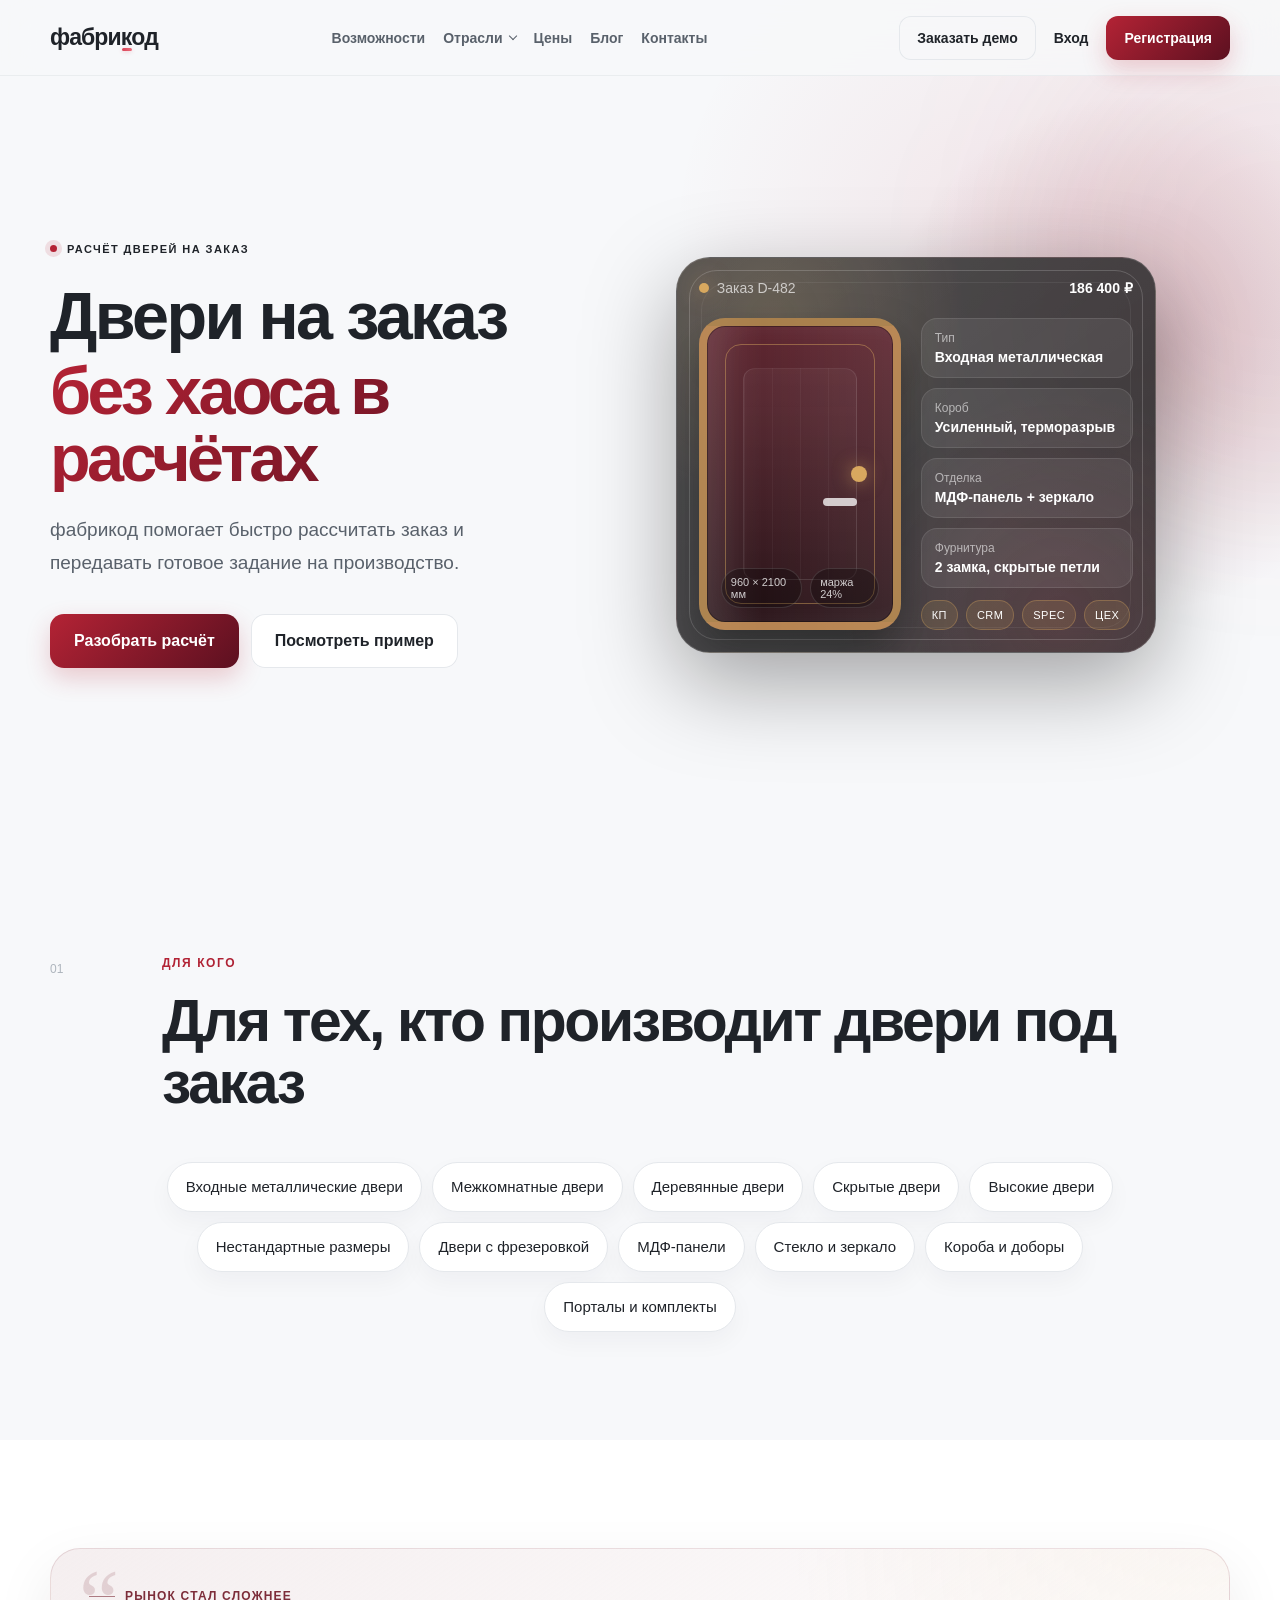
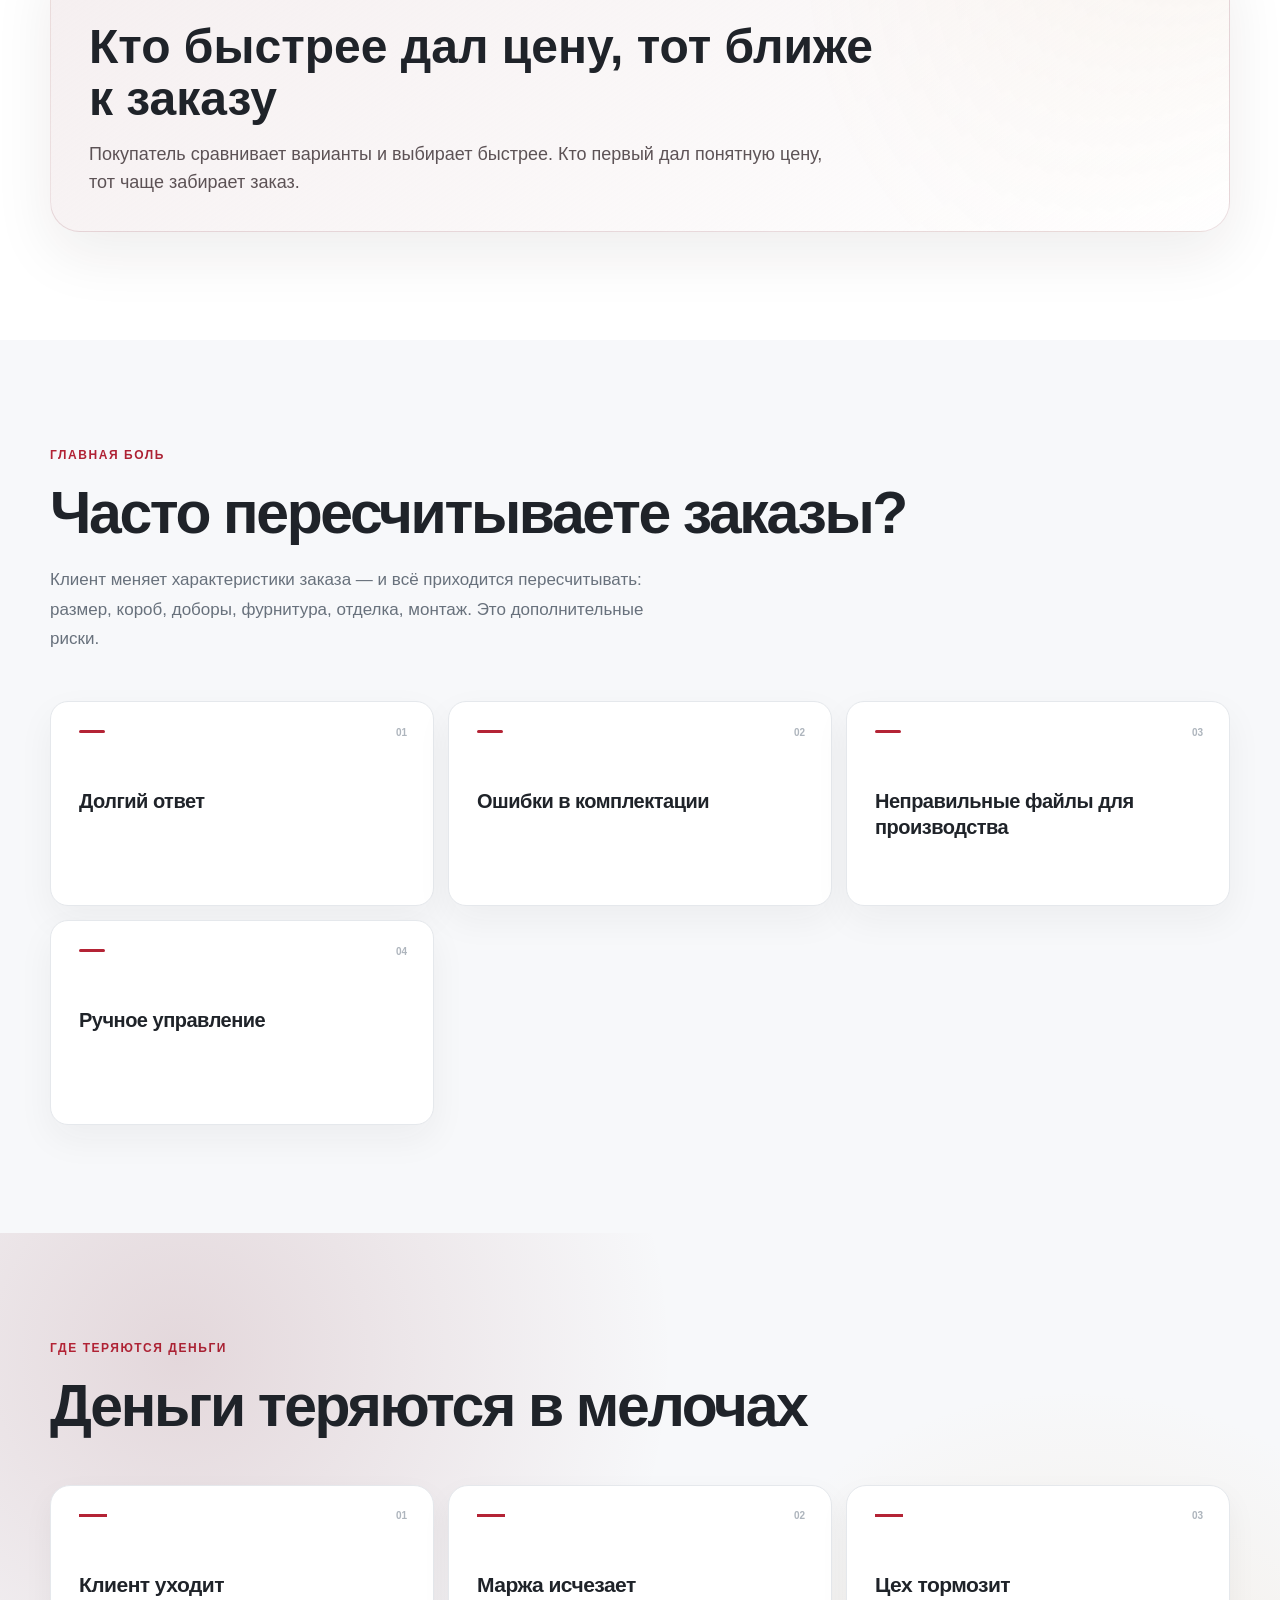
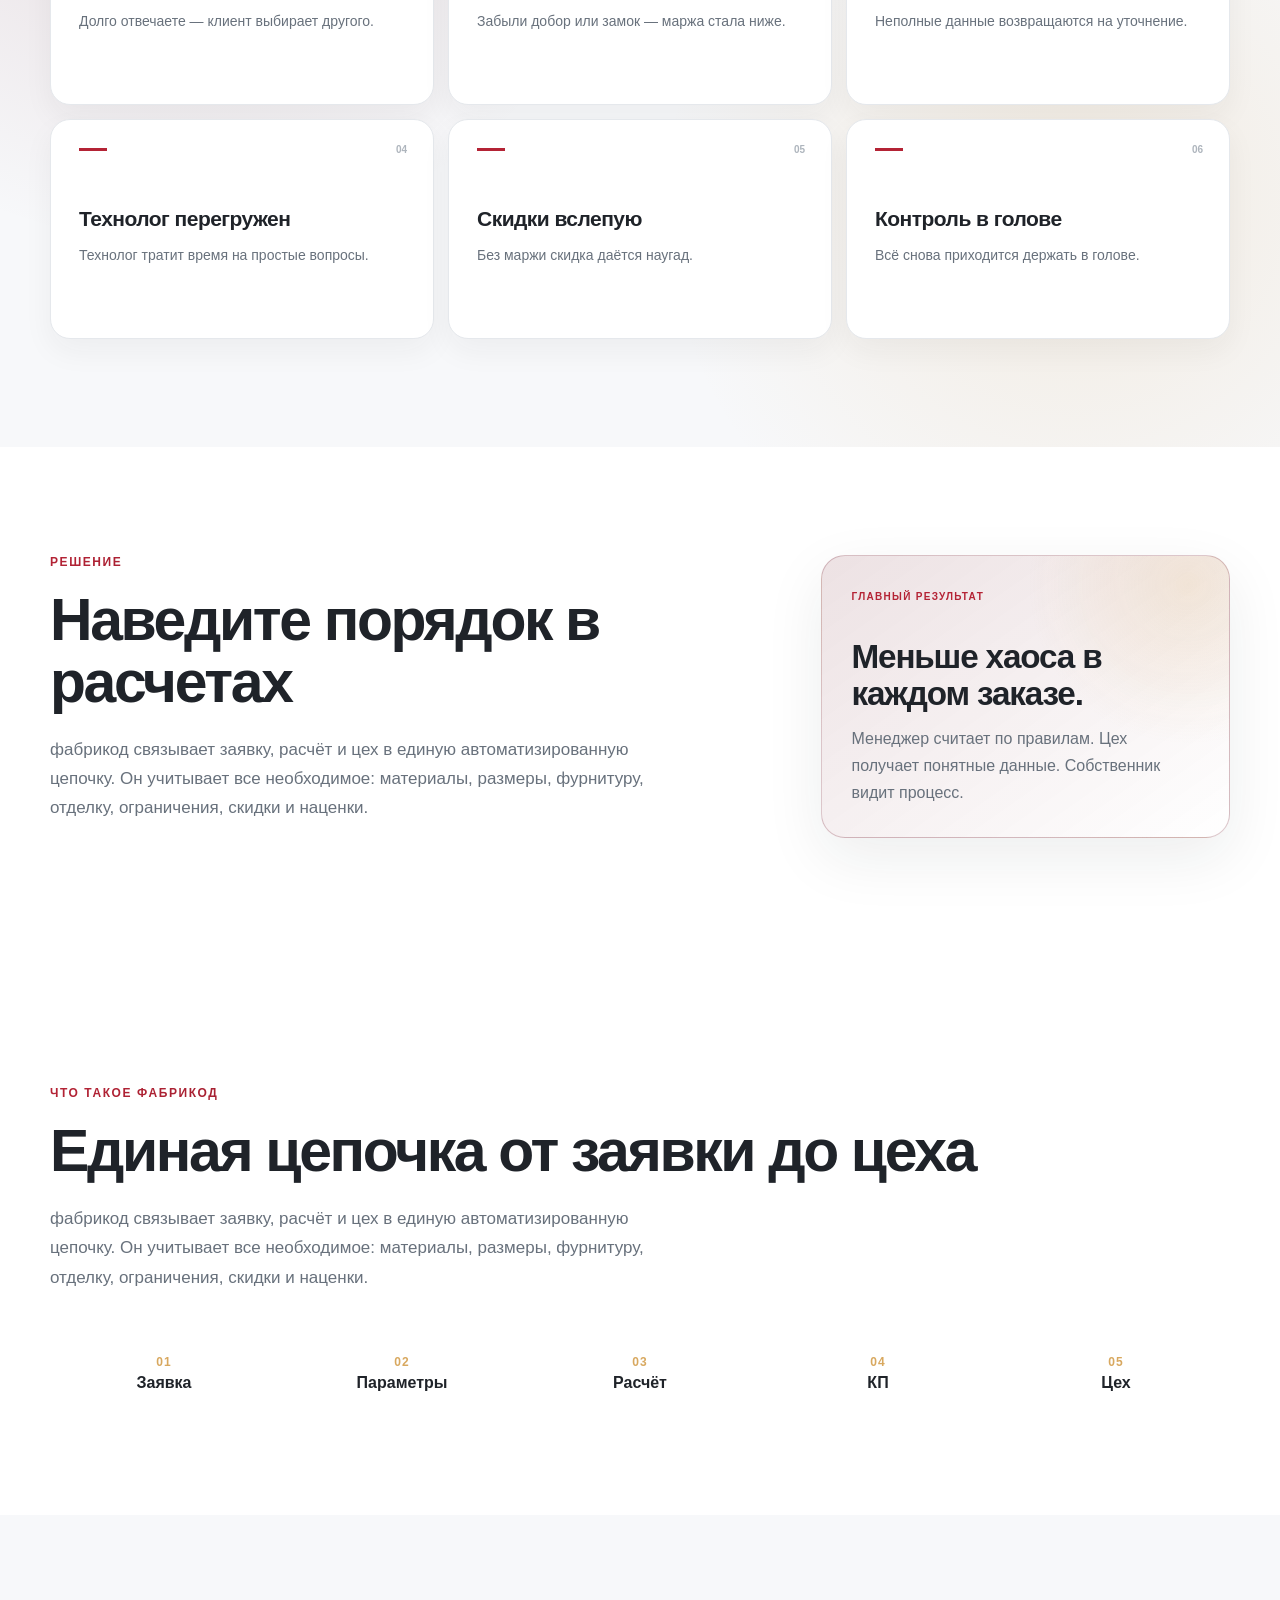
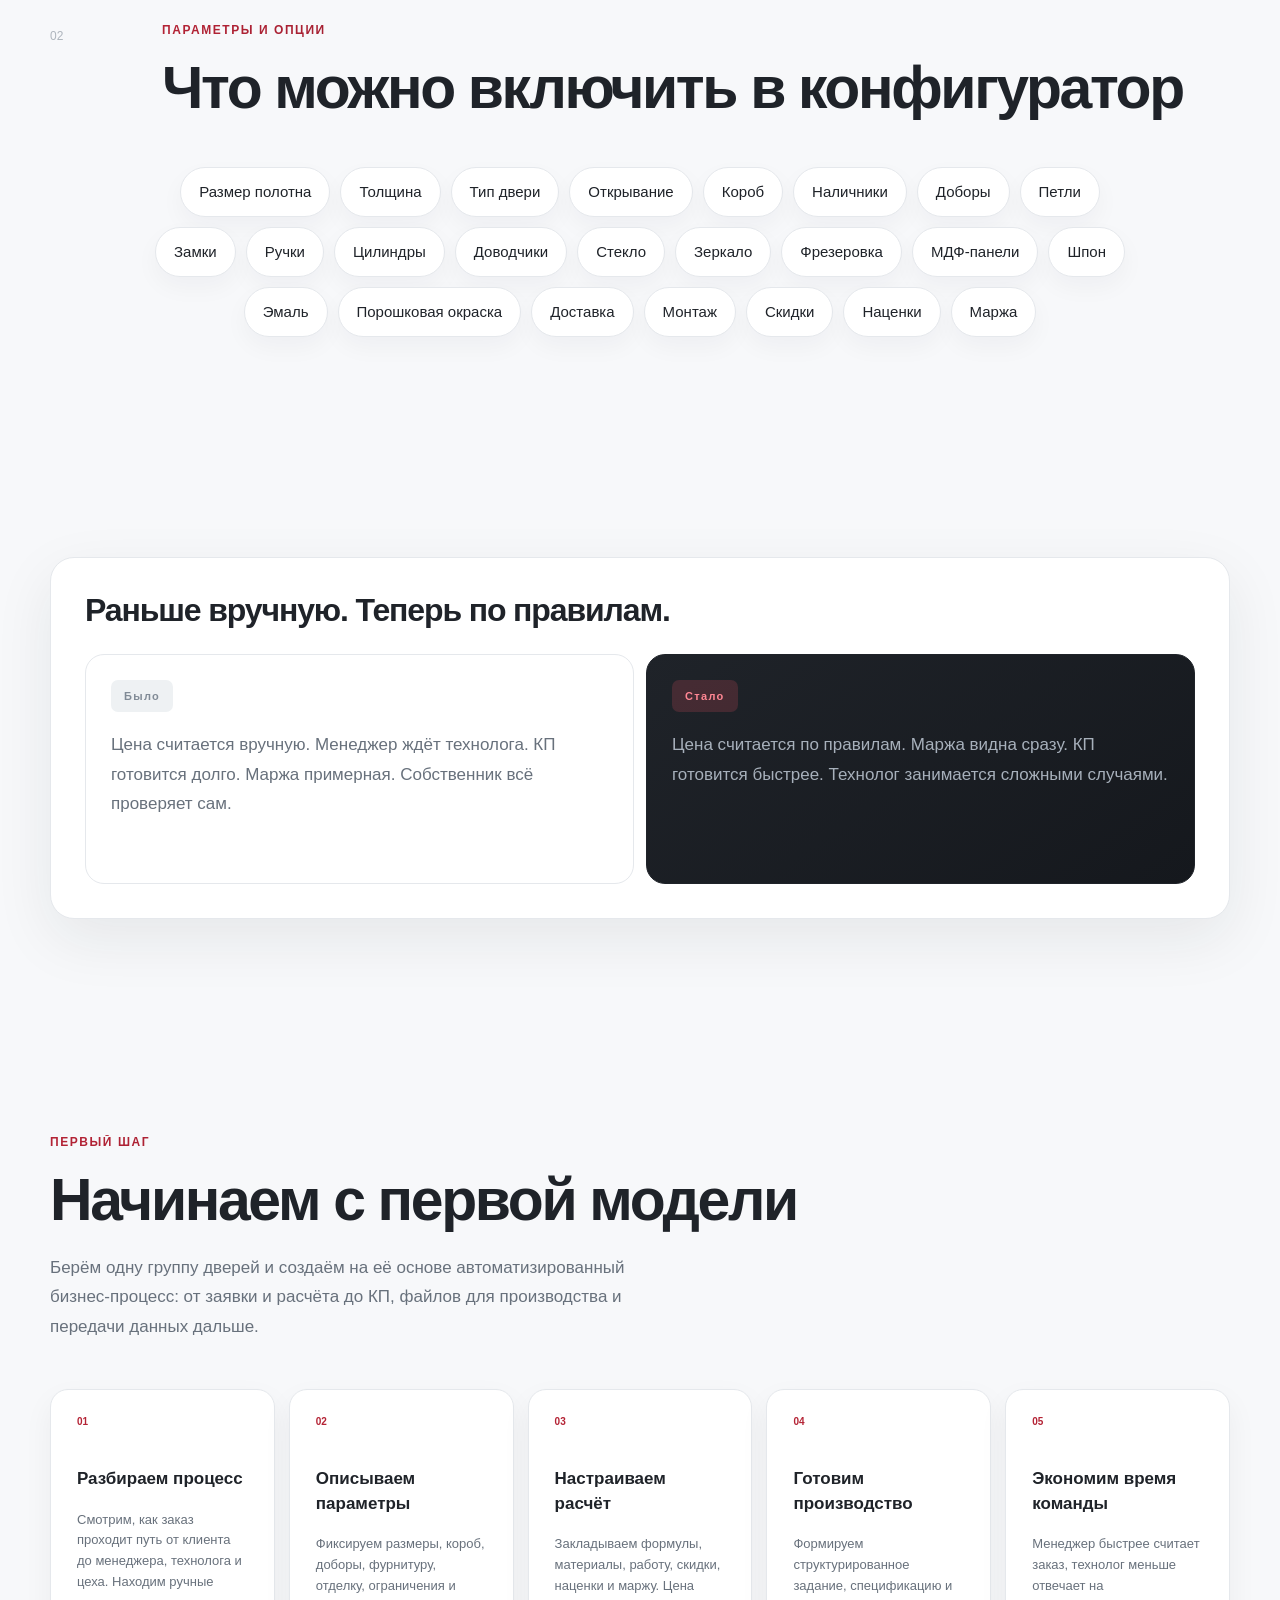
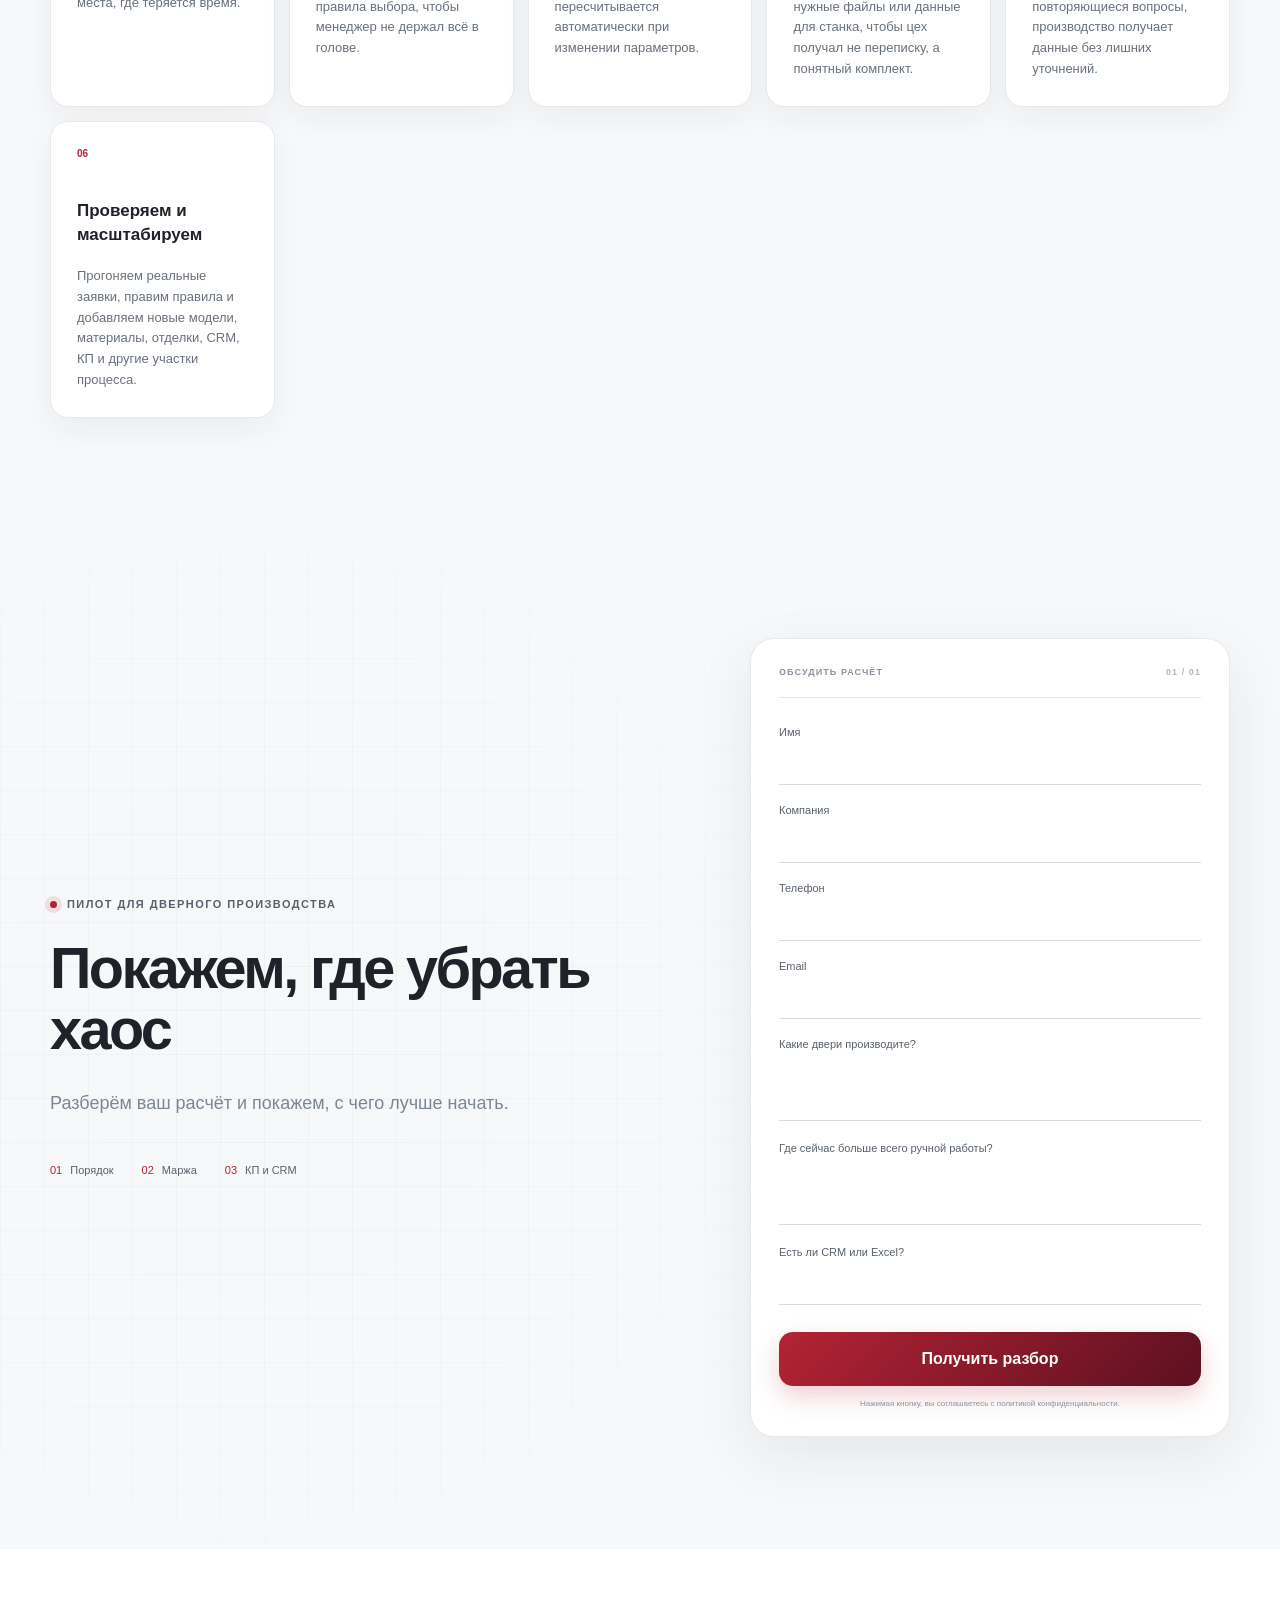
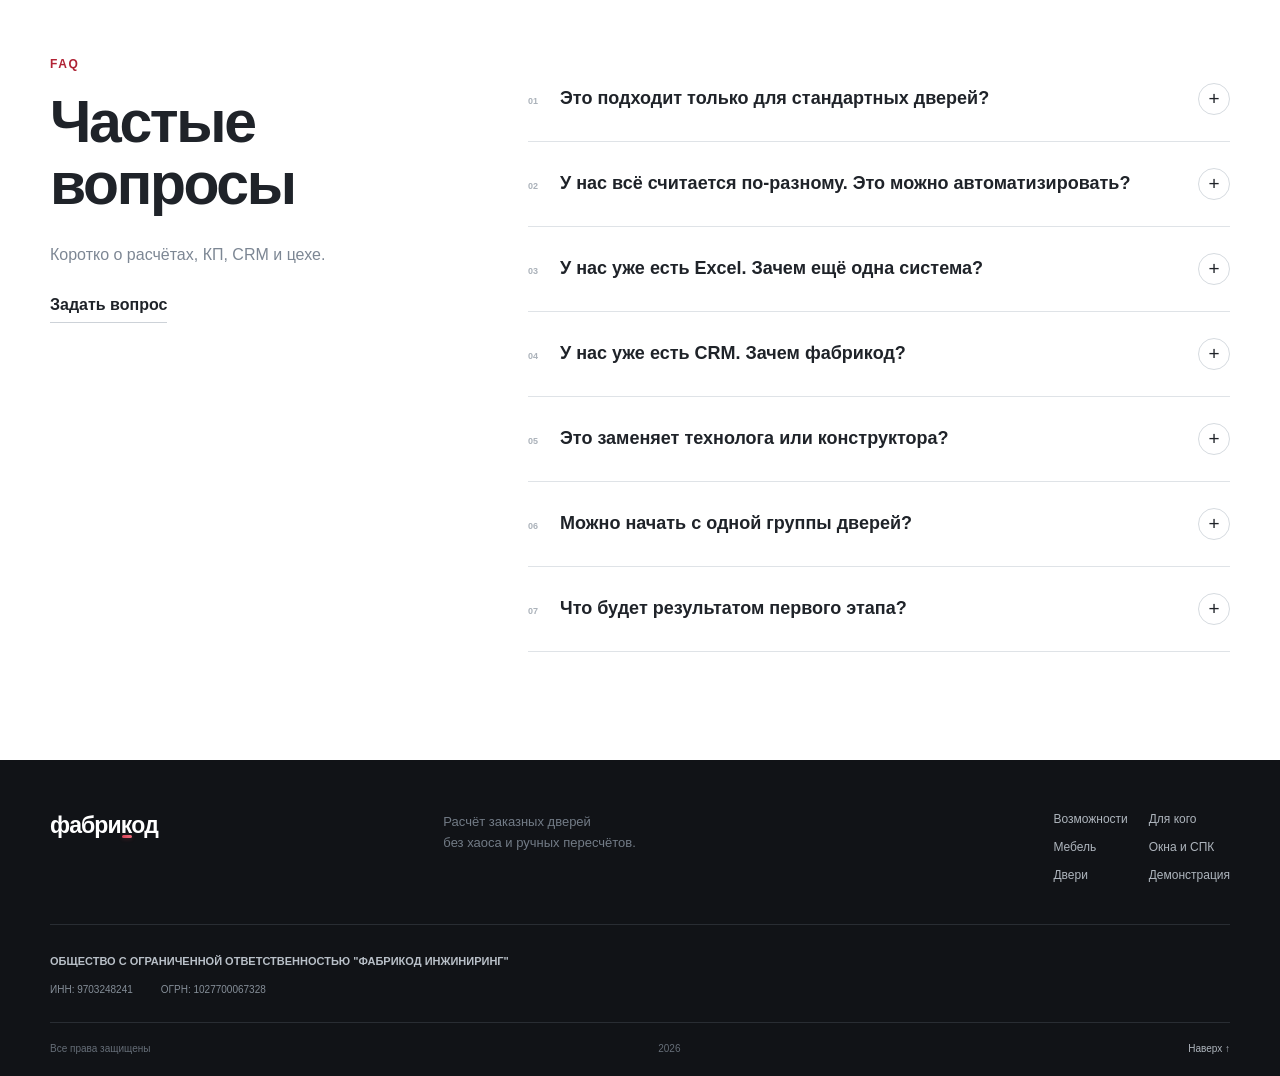
<file: doors.html>
<!DOCTYPE html>

<html lang="ru">
<head>
<meta charset="utf-8"/>
<meta content="width=device-width, initial-scale=1.0" name="viewport"/>
<meta content="фабрикод помогает производителям дверей быстро считать заказы, видеть маржу и передавать в цех понятные данные без хаоса в таблицах и переписках." name="description"/>
<title>Расчёт дверей на заказ без хаоса — фабрикод</title>
<link href="styles.css" rel="stylesheet"/>
<script defer="" src="script.js"></script>
<style>
    .doors-page {
      --doors-accent: #7d2d3a;
      --doors-accent-soft: rgba(125, 45, 58, 0.14);
      --doors-gold: #d8a85f;
      --doors-ink: #201418;
    }

    .doors-hero {
      position: relative;
      overflow: hidden;
    }

    .doors-hero::before {
      content: "";
      position: absolute;
      inset: 10% -10% auto auto;
      width: 42vw;
      height: 42vw;
      min-width: 360px;
      min-height: 360px;
      border-radius: 50%;
      background: radial-gradient(circle, rgba(125, 45, 58, 0.24), rgba(125, 45, 58, 0) 68%);
      pointer-events: none;
    }

    .door-visual {
      position: relative;
      min-height: 520px;
      display: flex;
      align-items: center;
      justify-content: center;
    }

    .door-config-card {
      position: relative;
      width: min(480px, 100%);
      border: 1px solid rgba(255,255,255,0.14);
      border-radius: 34px;
      background:
        linear-gradient(145deg, rgba(255,255,255,0.12), rgba(255,255,255,0.04)),
        radial-gradient(circle at 20% 15%, rgba(216,168,95,0.18), transparent 38%),
        radial-gradient(circle at 80% 90%, rgba(125,45,58,0.28), transparent 42%),
        rgba(20, 18, 20, 0.84);
      box-shadow: 0 30px 90px rgba(0,0,0,0.35);
      backdrop-filter: blur(22px);
      padding: 22px;
      color: #fff;
      overflow: hidden;
    }

    .door-config-card::before,
    .door-config-card::after {
      content: "";
      position: absolute;
      border: 1px solid rgba(255,255,255,0.18);
      border-radius: 28px;
      pointer-events: none;
    }

    .door-config-card::before {
      inset: 12px;
    }

    .door-config-card::after {
      inset: 24px;
      opacity: .35;
    }

    .door-config-card__bar {
      position: relative;
      z-index: 2;
      display: flex;
      align-items: center;
      justify-content: space-between;
      gap: 16px;
      margin-bottom: 22px;
      font-size: 14px;
      color: rgba(255,255,255,0.68);
    }

    .door-config-card__bar span {
      display: inline-flex;
      align-items: center;
      gap: 8px;
    }

    .door-config-card__bar span::before {
      content: "";
      width: 10px;
      height: 10px;
      border-radius: 50%;
      background: var(--doors-gold);
      box-shadow: 0 0 22px rgba(216,168,95,0.75);
    }

    .door-config-card__price {
      color: #fff;
      font-weight: 700;
    }

    .door-config-card__body {
      position: relative;
      z-index: 2;
      display: grid;
      grid-template-columns: 1fr 1.05fr;
      gap: 20px;
      align-items: stretch;
    }

    .door-model {
      position: relative;
      min-height: 310px;
      border-radius: 26px;
      background:
        linear-gradient(90deg, rgba(255,255,255,0.08), transparent 30%, rgba(255,255,255,0.07)),
        linear-gradient(180deg, #5f2731 0%, #2c171c 100%);
      border: 8px solid rgba(216,168,95,0.72);
      box-shadow:
        inset 0 0 0 1px rgba(0,0,0,.32),
        inset 18px 0 26px rgba(255,255,255,.05),
        0 20px 40px rgba(0,0,0,.34);
      overflow: hidden;
    }

    .door-model::before {
      content: "";
      position: absolute;
      inset: 18px;
      border: 1px solid rgba(216,168,95,0.46);
      border-radius: 16px;
    }

    .door-model::after {
      content: "";
      position: absolute;
      inset: 42px 36px;
      border-radius: 12px;
      border: 1px solid rgba(255,255,255,0.16);
      background:
        linear-gradient(180deg, rgba(255,255,255,0.08), transparent),
        repeating-linear-gradient(90deg, rgba(255,255,255,0.07) 0 1px, transparent 1px 28px);
      opacity: .55;
    }

    .door-lock {
      position: absolute;
      right: 26px;
      top: 50%;
      width: 16px;
      height: 16px;
      margin-top: -8px;
      border-radius: 50%;
      background: var(--doors-gold);
      box-shadow: 0 0 18px rgba(216,168,95,.58);
      z-index: 3;
    }

    .door-handle {
      position: absolute;
      right: 36px;
      top: calc(50% + 24px);
      width: 34px;
      height: 8px;
      border-radius: 999px;
      background: rgba(255,255,255,.76);
      z-index: 3;
    }

    .door-label {
      position: absolute;
      left: 14px;
      right: 14px;
      bottom: 14px;
      display: flex;
      justify-content: space-between;
      gap: 8px;
      z-index: 4;
      font-size: 11px;
      color: rgba(255,255,255,0.78);
    }

    .door-label span {
      padding: 7px 9px;
      border-radius: 999px;
      background: rgba(0,0,0,.28);
      border: 1px solid rgba(255,255,255,.13);
    }

    .door-options {
      display: grid;
      gap: 10px;
    }

    .door-options label {
      display: block;
      padding: 12px 13px;
      border-radius: 16px;
      background: rgba(255,255,255,0.07);
      border: 1px solid rgba(255,255,255,0.1);
      color: rgba(255,255,255,0.58);
      font-size: 12px;
    }

    .door-options strong {
      display: block;
      margin-top: 4px;
      color: #fff;
      font-size: 14px;
      font-weight: 650;
    }

    .door-files {
      display: flex;
      gap: 8px;
      flex-wrap: wrap;
      margin-top: 2px;
    }

    .door-files span {
      padding: 8px 10px;
      border-radius: 999px;
      background: rgba(216,168,95,0.14);
      border: 1px solid rgba(216,168,95,0.32);
      color: #fff;
      font-size: 11px;
      letter-spacing: .04em;
    }

    .doors-calm-card {
      background:
        radial-gradient(circle at 90% 10%, rgba(216,168,95,.18), transparent 36%),
        linear-gradient(145deg, rgba(125,45,58,.14), rgba(255,255,255,.04));
      border-color: rgba(125,45,58,.26);
    }

    .doors-badge-grid {
      display: grid;
      grid-template-columns: repeat(4, minmax(0, 1fr));
      gap: 12px;
    }

    .doors-badge-grid span {
      display: flex;
      min-height: 78px;
      align-items: center;
      padding: 16px;
      border-radius: 20px;
      background: rgba(125,45,58,.08);
      border: 1px solid rgba(125,45,58,.16);
      font-weight: 650;
    }

    .doors-formula {
      display: grid;
      grid-template-columns: repeat(5, minmax(0, 1fr));
      gap: 10px;
      margin-top: 22px;
    }

    .doors-formula span {
      padding: 14px 12px;
      border-radius: 18px;
      background: rgba(255,255,255,.06);
      border: 1px solid rgba(255,255,255,.1);
      text-align: center;
      font-weight: 700;
    }

    .doors-formula b {
      display: block;
      margin-bottom: 5px;
      color: var(--doors-gold);
      font-size: 12px;
      letter-spacing: .08em;
      text-transform: uppercase;
    }

    .doors-economy {
      background:
        radial-gradient(circle at 14% 15%, rgba(125,45,58,.16), transparent 38%),
        radial-gradient(circle at 84% 70%, rgba(216,168,95,.16), transparent 34%);
    }

    .doors-market-quote {
      position: relative;
      padding: 34px 38px;
      border-radius: 30px;
      background:
        linear-gradient(145deg, rgba(125,45,58,.08), rgba(255,255,255,.92)),
        radial-gradient(circle at 100% 0%, rgba(216,168,95,.18), transparent 36%);
      border: 1px solid rgba(125,45,58,.14);
      box-shadow: 0 22px 60px rgba(32,20,24,.08);
      overflow: hidden;
    }

    .doors-market-quote::before {
      content: "“";
      position: absolute;
      left: 28px;
      top: 8px;
      font-size: 90px;
      line-height: 1;
      color: rgba(125,45,58,.16);
      font-family: Georgia, serif;
    }

    .doors-market-quote__kicker {
      display: inline-flex;
      align-items: center;
      gap: 10px;
      margin-bottom: 18px;
      color: var(--doors-accent);
      font-size: 12px;
      font-weight: 700;
      letter-spacing: .1em;
      text-transform: uppercase;
    }

    .doors-market-quote__kicker::before {
      content: "";
      width: 26px;
      height: 1px;
      background: currentColor;
      opacity: .6;
    }

    .doors-market-quote blockquote {
      margin: 0;
      padding: 0;
    }

    .doors-market-quote h2 {
      max-width: 820px;
      margin: 0;
      font-size: clamp(30px, 4vw, 48px);
      line-height: 1.08;
    }

    .doors-market-quote p {
      max-width: 760px;
      margin: 16px 0 0;
      font-size: 18px;
      line-height: 1.55;
      color: rgba(32,20,24,.72);
    }

    .doors-mini-calc {
      display: grid;
      grid-template-columns: repeat(5, minmax(0, 1fr));
      gap: 10px;
      margin-top: 24px;
    }

    .doors-mini-calc span {
      min-height: 96px;
      padding: 16px;
      border-radius: 22px;
      background: rgba(255,255,255,.75);
      border: 1px solid rgba(32,20,24,.08);
      box-shadow: 0 14px 40px rgba(30,20,22,.05);
      font-weight: 650;
    }

    .doors-mini-calc i {
      display: block;
      margin-bottom: 10px;
      font-style: normal;
      color: var(--doors-accent);
      font-weight: 800;
    }

    @media (max-width: 920px) {
      .door-config-card__body,
      .doors-badge-grid,
      .doors-formula,
      .doors-mini-calc {
        grid-template-columns: 1fr 1fr;
      }

      .door-visual {
        min-height: auto;
      }
    }

    @media (max-width: 620px) {
      .door-config-card {
        border-radius: 26px;
        padding: 18px;
      }

      .door-config-card__body,
      .doors-badge-grid,
      .doors-formula,
      .doors-mini-calc {
        grid-template-columns: 1fr;
      }

      .door-model {
        min-height: 280px;
      }
    }
  

    /* Door page text alignment refinements */
    .doors-page .section-title {
      text-align: left;
      align-items: flex-start;
      margin-left: 0;
    }

    .doors-page .section-title p,
    .doors-page .section-title h2,
    .doors-page .section-title .kicker {
      margin-left: 0;
      margin-right: auto;
      text-align: left;
    }
</style>
</head>
<body class="furniture-page doors-page">
<header class="header">
<div class="container header__inner">
<a aria-label="фабрикод, на главную" class="logo" href="index.html">
<span>фабри<span class="logo__accent">к</span>од</span>
</a>
<nav aria-label="Основная навигация" class="nav" id="main-nav">
<a href="index.html#features">Возможности</a>
<div class="nav__dropdown">
<a class="nav__dropdown-toggle" href="index.html#audience">Отрасли</a>
<div class="nav__dropdown-menu">
<a href="furniture.html">Мебель</a>
<a href="windows.html">Окна и СПК</a>
<a href="doors.html">Двери</a>
</div>
</div>
<a href="index.html#pricing">Цены</a>
<a href="index.html#blog">Блог</a>
<a href="index.html#contacts">Контакты</a>
<div class="nav__auth">
<a class="button button--small button--secondary" href="index.html#login">Вход</a>
<a class="button button--small" href="index.html#registration">Регистрация</a>
</div>
</nav>
<div class="header__actions">
<a class="button button--small button--secondary" href="#demo">Заказать демо</a>
<a class="button button--small button--secondary header__login" href="index.html#login">Вход</a>
<a class="button button--small" href="index.html#registration">Регистрация</a>
</div>
<button aria-controls="main-nav" aria-expanded="false" aria-label="Открыть меню" class="menu-toggle" type="button"><span></span><span></span></button>
</div>
</header>
<main id="top">
<section class="hero section doors-hero">
<div class="hero__glow"></div>
<div class="container hero__grid">
<div class="hero__content reveal">
<div class="eyebrow"><span></span> Расчёт дверей на заказ</div>
<h1><span>Двери на заказ</span> <em>без хаоса в расчётах</em></h1>
<p class="hero__lead">фабрикод помогает быстро рассчитать заказ и передавать готовое задание на производство.</p>

<div class="button-row"><a class="button" href="#demo">Разобрать расчёт</a><a class="button button--secondary" href="#pilot">Посмотреть пример</a></div>
</div>
<div class="hero-visual door-visual reveal reveal--delay">
<div class="door-config-card">
<div class="door-config-card__bar">
<span>Заказ D-482</span>
<b class="door-config-card__price">186 400 ₽</b>
</div>
<div class="door-config-card__body">
<div class="door-model">
<i class="door-lock"></i>
<i class="door-handle"></i>
<div class="door-label"><span>960 × 2100 мм</span><span>маржа 24%</span></div>
</div>
<div class="door-options">
<label>Тип<strong>Входная металлическая</strong></label>
<label>Короб<strong>Усиленный, терморазрыв</strong></label>
<label>Отделка<strong>МДФ-панель + зеркало</strong></label>
<label>Фурнитура<strong>2 замка, скрытые петли</strong></label>
<div class="door-files"><span>КП</span><span>CRM</span><span>SPEC</span><span>ЦЕХ</span></div>
</div>
</div>
</div>
</div>
</div>
</section>
<section class="section windows-products">
<div class="container">
<div class="section-heading reveal"><span class="section-number">01</span><div><p class="kicker">Для кого</p><h2>Для тех, кто производит двери под заказ</h2></div></div>
<div class="windows-chip-grid reveal">
<span>Входные металлические двери</span><span>Межкомнатные двери</span><span>Деревянные двери</span><span>Скрытые двери</span><span>Высокие двери</span><span>Нестандартные размеры</span><span>Двери с фрезеровкой</span><span>МДФ-панели</span><span>Стекло и зеркало</span><span>Короба и доборы</span><span>Порталы и комплекты</span>
</div>
</div>
</section>
<section class="section windows-market">
<div class="container">
<div class="doors-market-quote reveal">
<div class="doors-market-quote__kicker">Рынок стал сложнее</div>
<blockquote>
<h2>Кто быстрее дал цену, тот ближе к заказу</h2>
<p>Покупатель сравнивает варианты и выбирает быстрее. Кто первый дал понятную цену, тот чаще забирает заказ.</p>
</blockquote>
</div>
</div>
</section>
<section class="section windows-pain">
<div class="container">
<div class="section-title reveal">
<p class="kicker">Главная боль</p>
<h2>Часто пересчитываете заказы?</h2>
<p>Клиент меняет характеристики заказа — и всё приходится пересчитывать: размер, короб, доборы, фурнитура, отделка, монтаж. Это дополнительные риски.</p>
</div>
<div class="windows-problem-grid"><article class="problem-card reveal"><span>01</span><h3>Долгий ответ</h3></article><article class="problem-card reveal"><span>02</span><h3>Ошибки в комплектации</h3></article><article class="problem-card reveal"><span>03</span><h3>Неправильные файлы для производства</h3></article><article class="problem-card reveal"><span>04</span><h3>Ручное управление</h3></article></div>
</div>
</section>
<section class="section doors-economy">
<div class="container">
<div class="section-title reveal">
<p class="kicker">Где теряются деньги</p>
<h2>Деньги теряются в мелочах</h2>
</div>
<div class="windows-card-grid windows-card-grid--six">
<article class="windows-card reveal"><span>01</span><h3>Клиент уходит</h3><p>Долго отвечаете — клиент выбирает другого.</p></article>
<article class="windows-card reveal"><span>02</span><h3>Маржа исчезает</h3><p>Забыли добор или замок — маржа стала ниже.</p></article>
<article class="windows-card reveal"><span>03</span><h3>Цех тормозит</h3><p>Неполные данные возвращаются на уточнение.</p></article>
<article class="windows-card reveal"><span>04</span><h3>Технолог перегружен</h3><p>Технолог тратит время на простые вопросы.</p></article>
<article class="windows-card reveal"><span>05</span><h3>Скидки вслепую</h3><p>Без маржи скидка даётся наугад.</p></article>
<article class="windows-card reveal"><span>06</span><h3>Контроль в голове</h3><p>Всё снова приходится держать в голове.</p></article>
</div>
</div>
</section>
<section class="section windows-solution">
<div class="container windows-solution__grid">
<div class="section-title reveal">
<p class="kicker">Решение</p>
<h2>Наведите порядок в расчетах</h2>
<p>фабрикод связывает заявку, расчёт и цех в единую автоматизированную цепочку. Он учитывает все необходимое: материалы, размеры, фурнитуру, отделку, ограничения, скидки и наценки.</p>
</div>
<div class="meaning-card doors-calm-card reveal">
<small>Главный результат</small>
<strong>Меньше хаоса в каждом заказе.</strong>
<p>Менеджер считает по правилам. Цех получает понятные данные. Собственник видит процесс.</p>
</div>
</div>
</section>
<section class="section windows-automation">
<div class="container">
<div class="section-title reveal">
<p class="kicker">Что такое фабрикод</p>
<h2>Единая цепочка от заявки до цеха</h2>
<p>фабрикод связывает заявку, расчёт и цех в единую автоматизированную цепочку. Он учитывает все необходимое: материалы, размеры, фурнитуру, отделку, ограничения, скидки и наценки.</p>
</div>
<div class="doors-formula reveal">
<span><b>01</b>Заявка</span>
<span><b>02</b>Параметры</span>
<span><b>03</b>Расчёт</span>
<span><b>04</b>КП</span>
<span><b>05</b>Цех</span>
</div>
</div>
</section>

<section class="section windows-products">
<div class="container">
<div class="section-heading reveal"><span class="section-number">02</span><div><p class="kicker">Параметры и опции</p><h2>Что можно включить в конфигуратор</h2></div></div>
<div class="windows-chip-grid reveal">
<span>Размер полотна</span><span>Толщина</span><span>Тип двери</span><span>Открывание</span><span>Короб</span><span>Наличники</span><span>Доборы</span><span>Петли</span><span>Замки</span><span>Ручки</span><span>Цилиндры</span><span>Доводчики</span><span>Стекло</span><span>Зеркало</span><span>Фрезеровка</span><span>МДФ-панели</span><span>Шпон</span><span>Эмаль</span><span>Порошковая окраска</span><span>Доставка</span><span>Монтаж</span><span>Скидки</span><span>Наценки</span><span>Маржа</span>
</div>
</div>
</section>
<section class="section cost windows-before-after">
<div class="container">
<div class="before-after reveal">
<div class="before-after__heading"><h3>Раньше вручную. Теперь по правилам.</h3></div>
<div class="windows-state-grid">
<article class="state-card"><span>Было</span><p>Цена считается вручную. Менеджер ждёт технолога. КП готовится долго. Маржа примерная. Собственник всё проверяет сам.</p></article>
<article class="state-card state-card--after"><span>Стало</span><p>Цена считается по правилам. Маржа видна сразу. КП готовится быстрее. Технолог занимается сложными случаями.</p></article>
</div>
</div>
</div>
</section>


<section class="section implementation windows-launch" id="pilot">
<div class="container">
<div class="section-title reveal">
<p class="kicker">Первый шаг</p>
<h2>Начинаем с первой модели</h2>
<p>Берём одну группу дверей и создаём на её основе автоматизированный бизнес-процесс: от заявки и расчёта до КП, файлов для производства и передачи данных дальше.</p>
</div>
<div class="timeline furniture-timeline windows-timeline reveal">
<article><span>01</span><h3>Разбираем процесс</h3><p>Смотрим, как заказ проходит путь от клиента до менеджера, технолога и цеха. Находим ручные места, где теряется время.</p></article>
<article><span>02</span><h3>Описываем параметры</h3><p>Фиксируем размеры, короб, доборы, фурнитуру, отделку, ограничения и правила выбора, чтобы менеджер не держал всё в голове.</p></article>
<article><span>03</span><h3>Настраиваем расчёт</h3><p>Закладываем формулы, материалы, работу, скидки, наценки и маржу. Цена пересчитывается автоматически при изменении параметров.</p></article>
<article><span>04</span><h3>Готовим производство</h3><p>Формируем структурированное задание, спецификацию и нужные файлы или данные для станка, чтобы цех получал не переписку, а понятный комплект.</p></article>
<article><span>05</span><h3>Экономим время команды</h3><p>Менеджер быстрее считает заказ, технолог меньше отвечает на повторяющиеся вопросы, производство получает данные без лишних уточнений.</p></article>
<article><span>06</span><h3>Проверяем и масштабируем</h3><p>Прогоняем реальные заявки, правим правила и добавляем новые модели, материалы, отделки, CRM, КП и другие участки процесса.</p></article>
</div>
</div>
</section>
<section class="section final-cta" id="demo">
<div class="final-cta__grid-bg"></div>
<div class="container final-cta__grid">
<div class="final-cta__copy reveal">
<div class="eyebrow eyebrow--light"><span></span> Пилот для дверного производства</div>
<h2>Покажем, где убрать хаос</h2>
<p>Разберём ваш расчёт и покажем, с чего лучше начать.</p>
<div class="demo-points"><span><i>01</i>Порядок</span><span><i>02</i>Маржа</span><span><i>03</i>КП и CRM</span></div>
</div>
<form class="demo-form reveal" id="demo-form">
<div class="form-head"><span>ОБСУДИТЬ РАСЧЁТ</span><i>01 / 01</i></div>
<label>Имя<input name="name" required="" type="text"/></label>
<label>Компания<input name="company" required="" type="text"/></label>
<label>Телефон<input name="phone" required="" type="tel"/></label>
<label>Email<input name="email" type="email"/></label>
<label>Какие двери производите?<textarea name="product" rows="3"></textarea></label>
<label>Где сейчас больше всего ручной работы?<textarea name="automation" rows="3"></textarea></label>
<label>Есть ли CRM или Excel?<input name="system" type="text"/></label>
<button class="button" type="submit">Получить разбор</button>
<small>Нажимая кнопку, вы соглашаетесь с политикой конфиденциальности.</small>
<div class="form-success" role="status"><span>✓</span><strong>Спасибо.</strong><p>Мы свяжемся с вами и обсудим первый участок для автоматизации.</p></div>
</form>
</div>
</section>
<section class="section faq" id="faq">
<div class="container faq__grid">
<div class="faq__title reveal">
<p class="kicker">FAQ</p>
<h2>Частые<br/>вопросы</h2>
<p>Коротко о расчётах, КП, CRM и цехе.</p>
<a class="text-link" href="#demo">Задать вопрос</a>
</div>
<div class="accordion reveal">
<article class="accordion__item"><button aria-expanded="false" type="button"><span><i>01</i>Это подходит только для стандартных дверей?</span><b>+</b></button><div class="accordion__content"><p>Нет. Система особенно полезна там, где много размеров, опций и комплектаций.</p></div></article>
<article class="accordion__item"><button aria-expanded="false" type="button"><span><i>02</i>У нас всё считается по-разному. Это можно автоматизировать?</span><b>+</b></button><div class="accordion__content"><p>Да. Для этого система и настраивается под ваши правила.</p></div></article>
<article class="accordion__item"><button aria-expanded="false" type="button"><span><i>03</i>У нас уже есть Excel. Зачем ещё одна система?</span><b>+</b></button><div class="accordion__content"><p>Excel помогает, но зависит от человека и плохо связывает заявку, КП и цех.</p></div></article>
<article class="accordion__item"><button aria-expanded="false" type="button"><span><i>04</i>У нас уже есть CRM. Зачем фабрикод?</span><b>+</b></button><div class="accordion__content"><p>CRM хранит сделку. фабрикод помогает посчитать дверь и передать данные дальше.</p></div></article>
<article class="accordion__item"><button aria-expanded="false" type="button"><span><i>05</i>Это заменяет технолога или конструктора?</span><b>+</b></button><div class="accordion__content"><p>Нет. Она снимает простые расчёты, чтобы технолог занимался сложными случаями.</p></div></article>
<article class="accordion__item"><button aria-expanded="false" type="button"><span><i>06</i>Можно начать с одной группы дверей?</span><b>+</b></button><div class="accordion__content"><p>Да. Сначала одна линейка, потом расширение.</p></div></article>
<article class="accordion__item"><button aria-expanded="false" type="button"><span><i>07</i>Что будет результатом первого этапа?</span><b>+</b></button><div class="accordion__content"><p>Форма расчёта, правила цены, маржа, КП и понятная заявка для дальнейшей работы.</p></div></article>
</div>
</div>
</section>
</main>
<footer class="footer">
<div class="container footer__top">
<a class="logo logo--light" href="#top"><span>фабри<span class="logo__accent">к</span>од</span></a>
<p>Расчёт заказных дверей<br/>без хаоса и ручных пересчётов.</p>
<div class="footer__links">
<a href="index.html#features">Возможности</a>
<a href="index.html#audience">Для кого</a>
<a href="furniture.html">Мебель</a>
<a href="windows.html">Окна и СПК</a>
<a href="doors.html">Двери</a>
<a href="#demo">Демонстрация</a>
</div>
</div>
<div class="container footer__legal">
<strong>ОБЩЕСТВО С ОГРАНИЧЕННОЙ ОТВЕТСТВЕННОСТЬЮ "ФАБРИКОД ИНЖИНИРИНГ"</strong>
<span>ИНН: 9703248241</span>
<span>ОГРН: 1027700067328</span>
</div>
<div class="container footer__bottom"><span>Все права защищены</span><span>2026</span><a href="#top">Наверх ↑</a></div>
</footer>
</body>
</html>
</file>
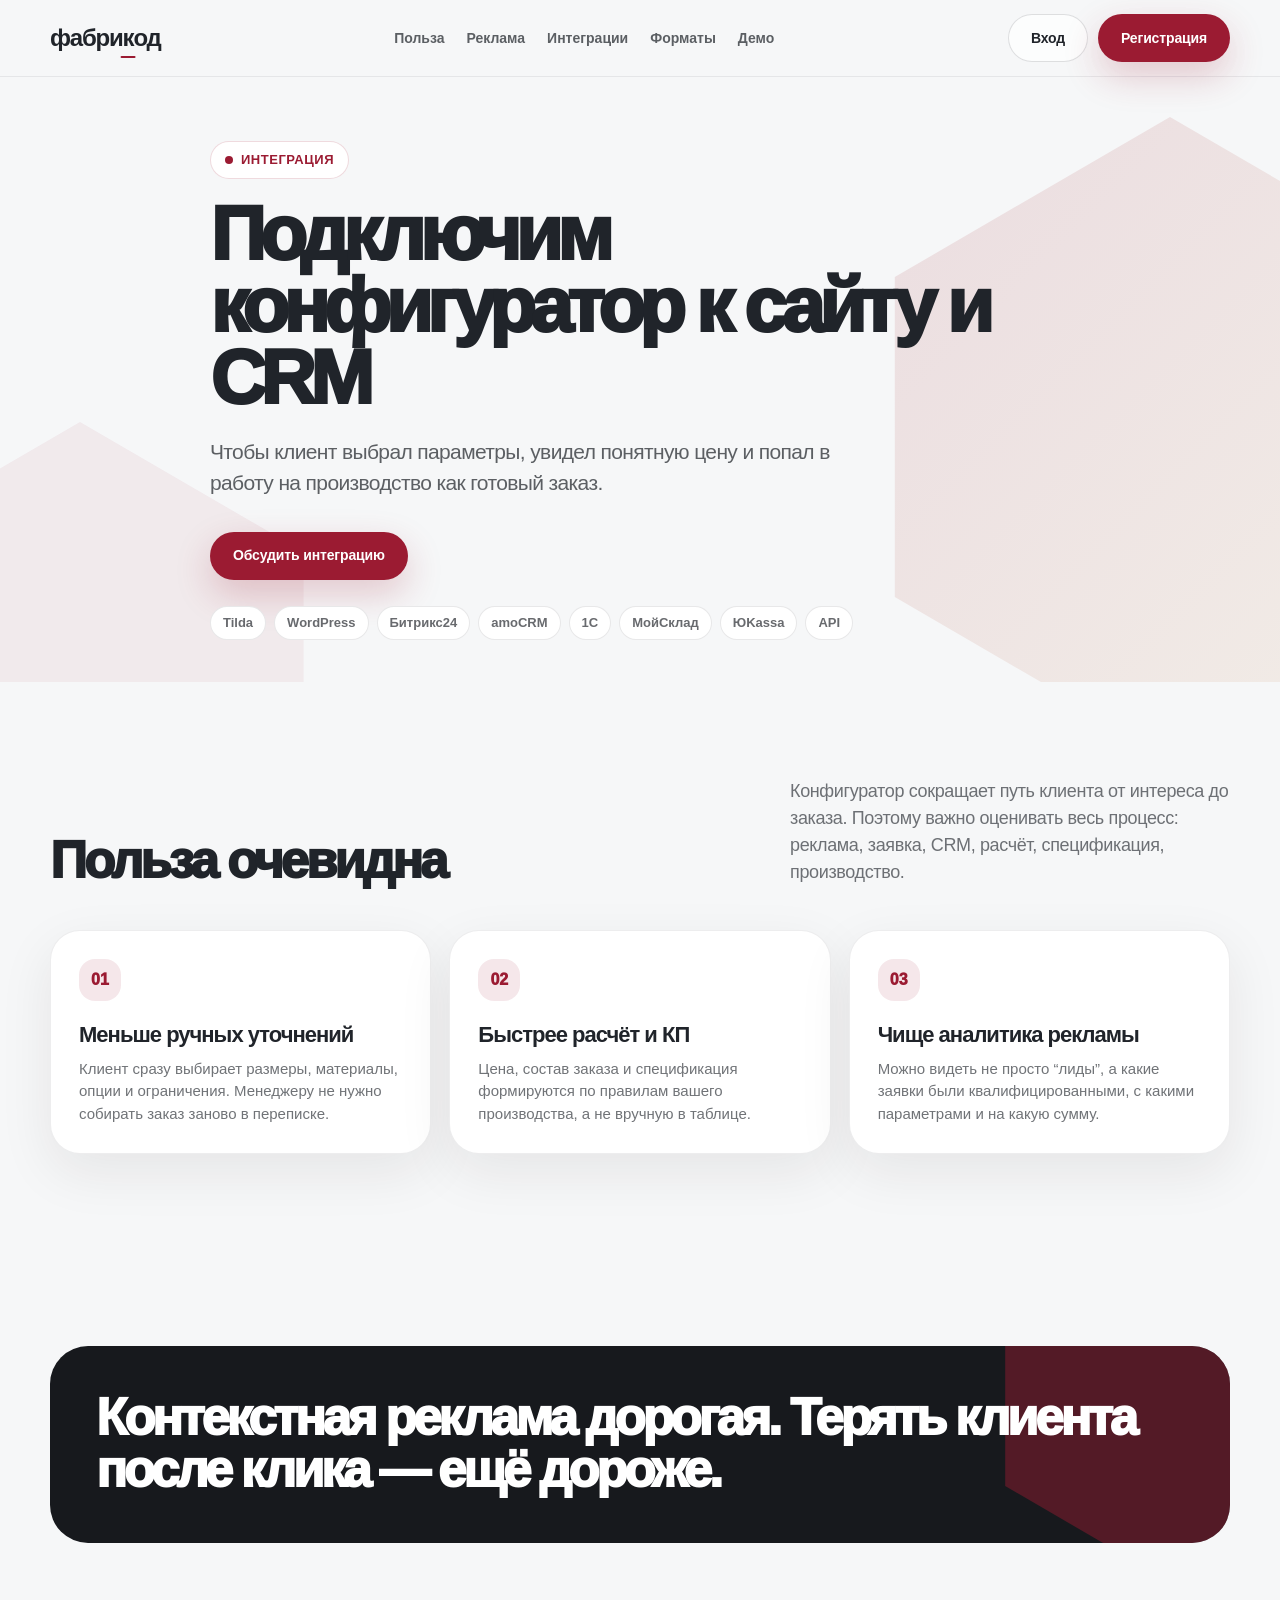
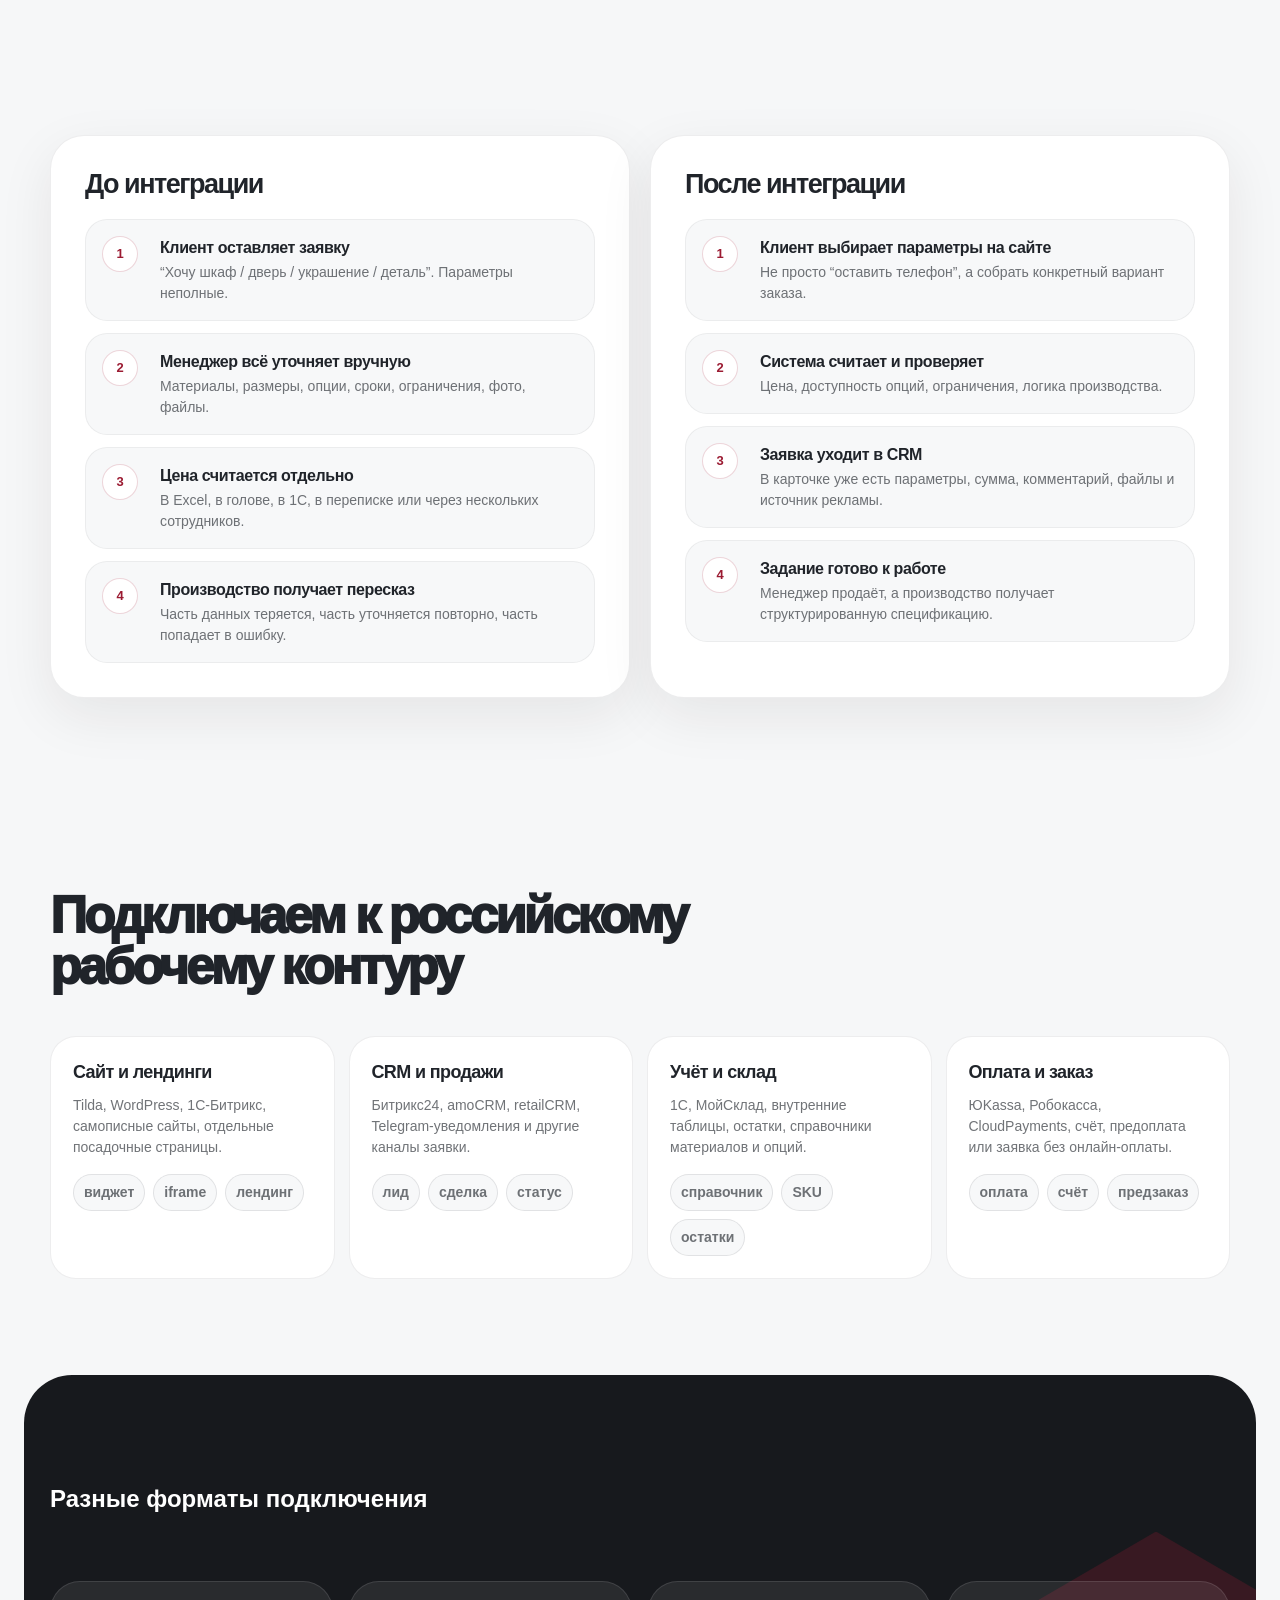
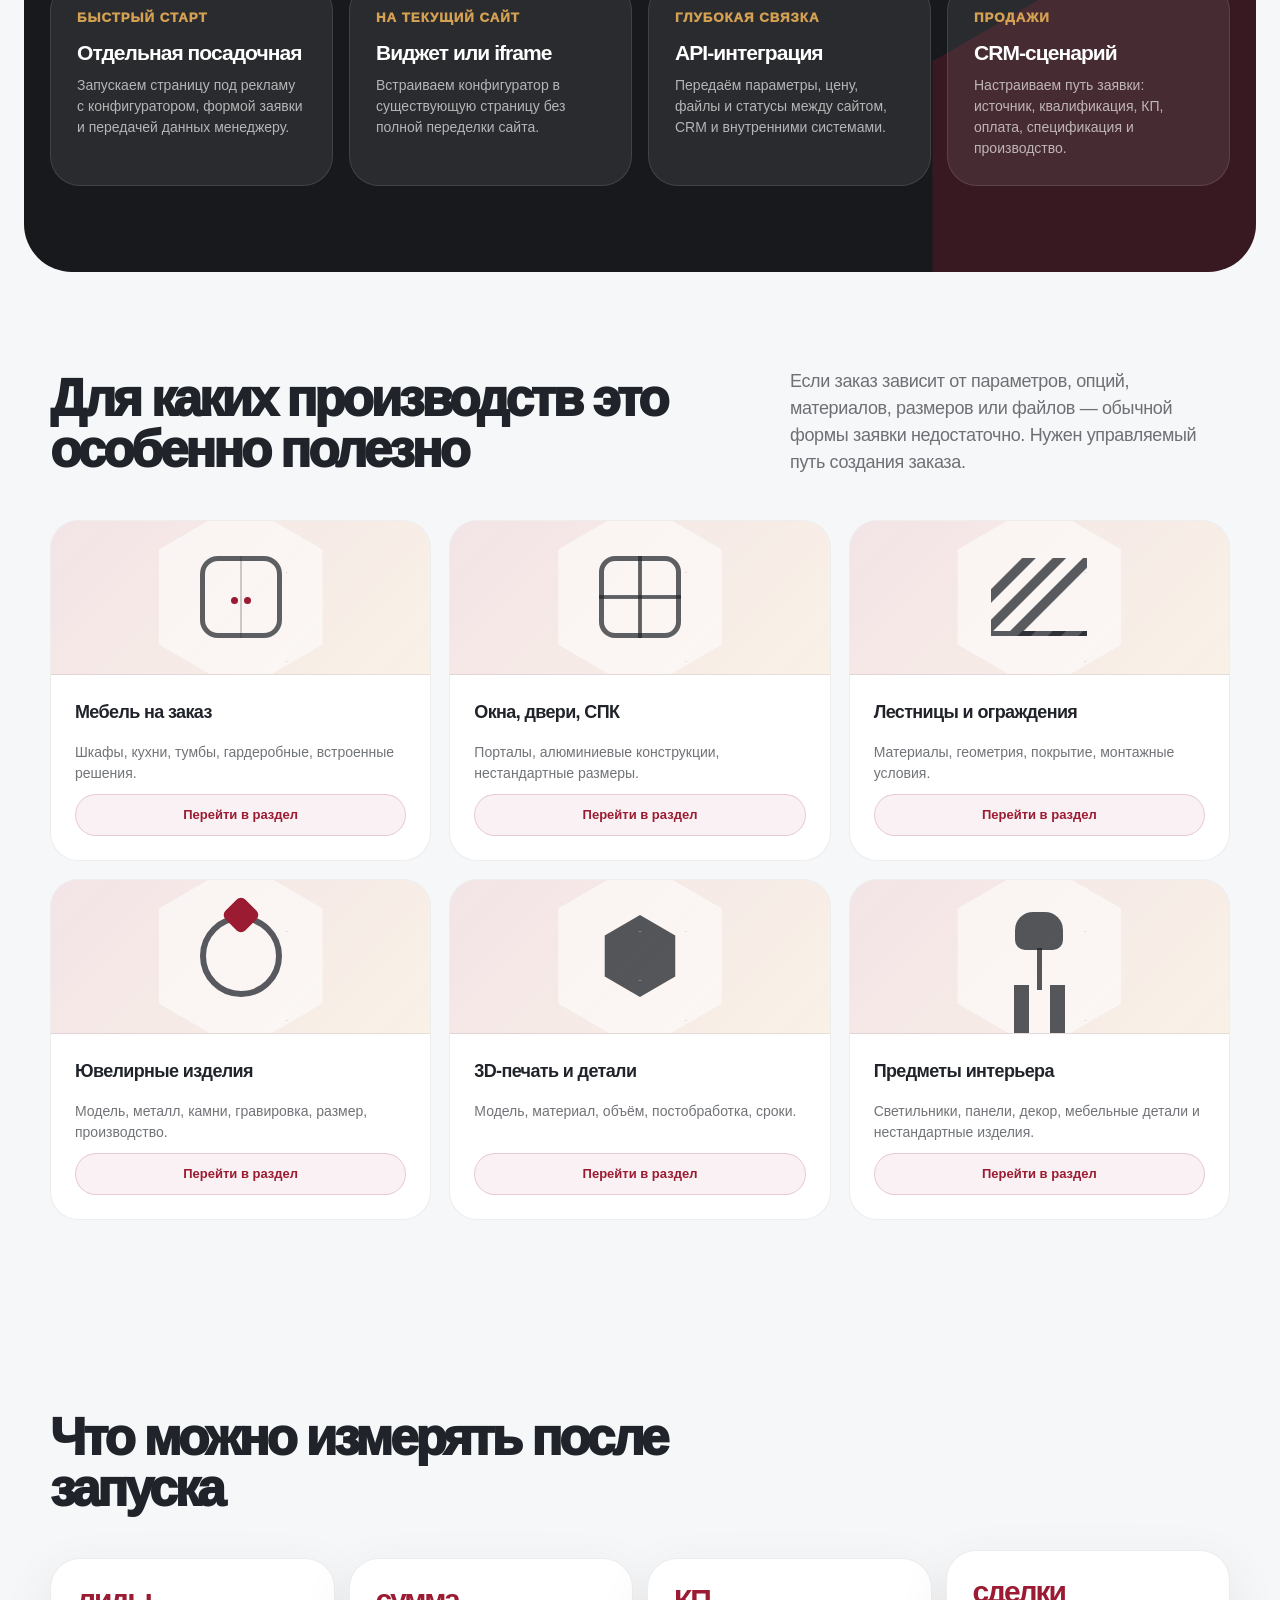
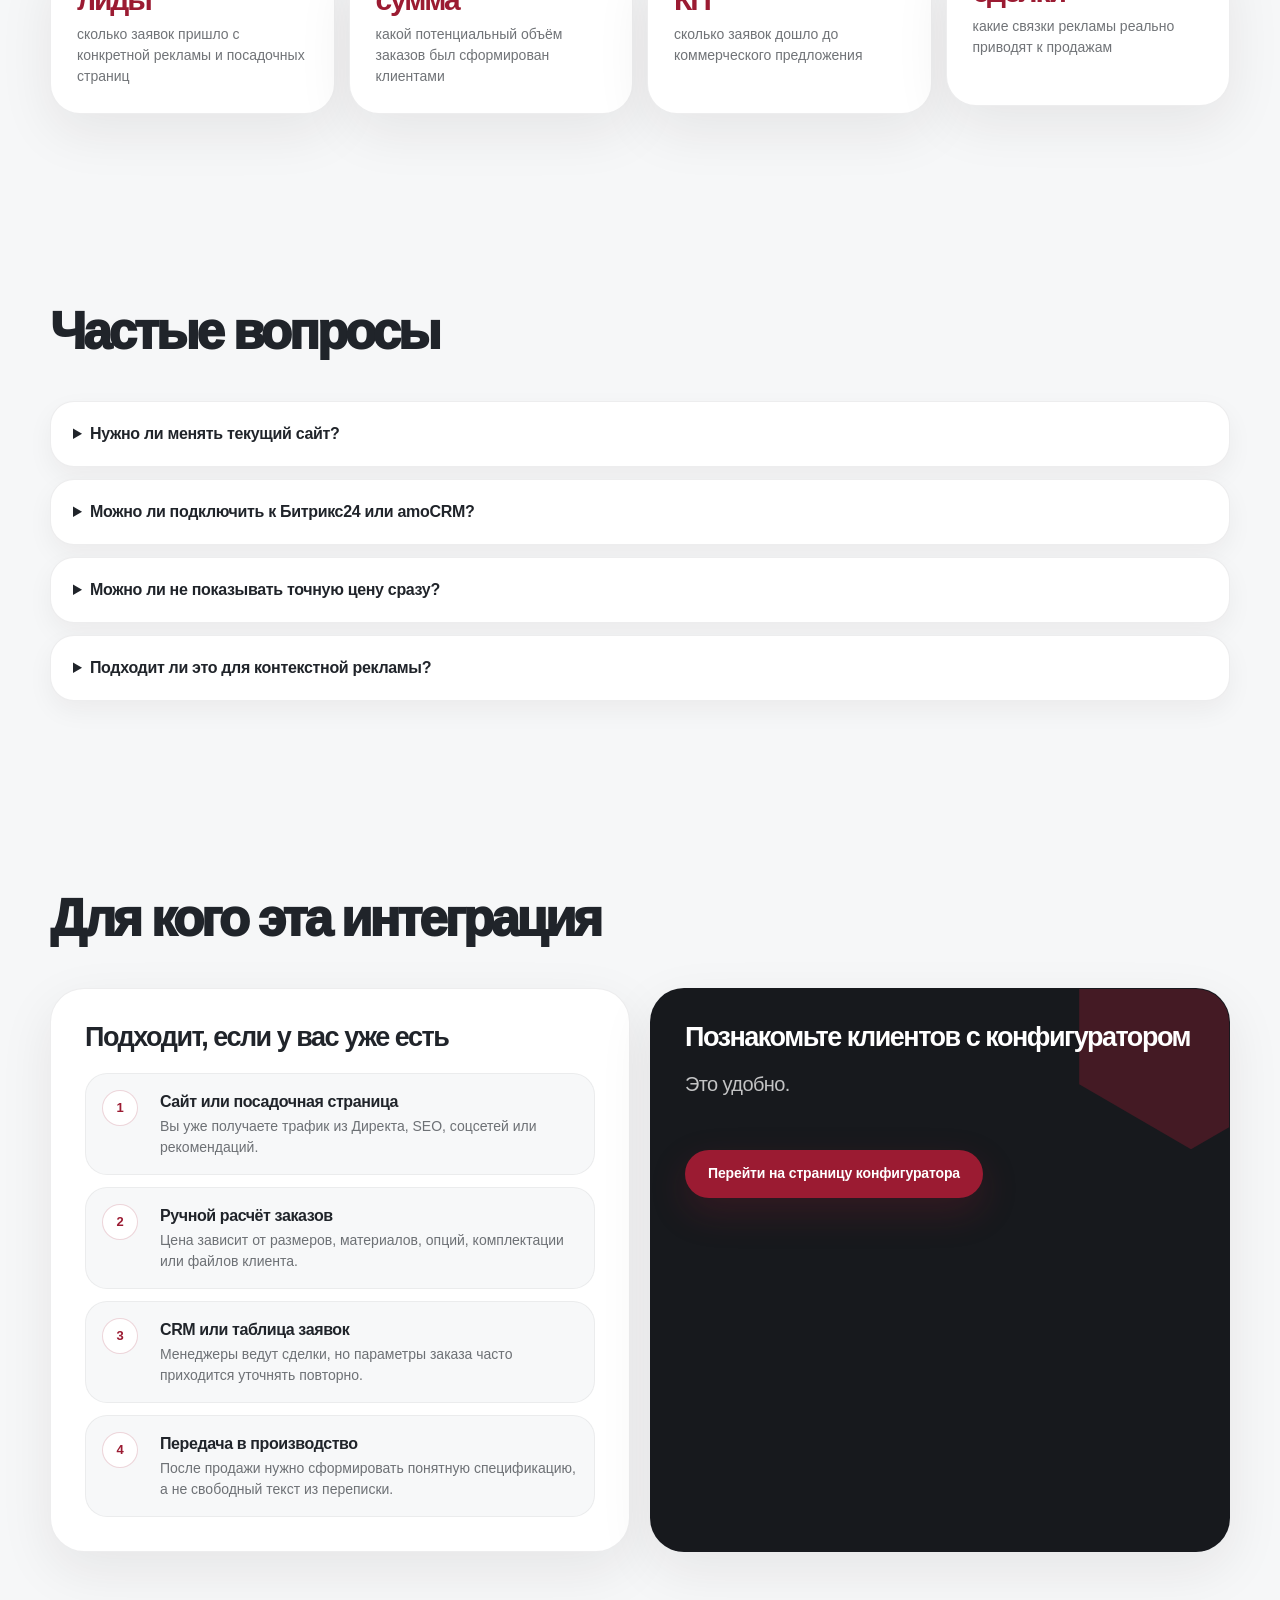
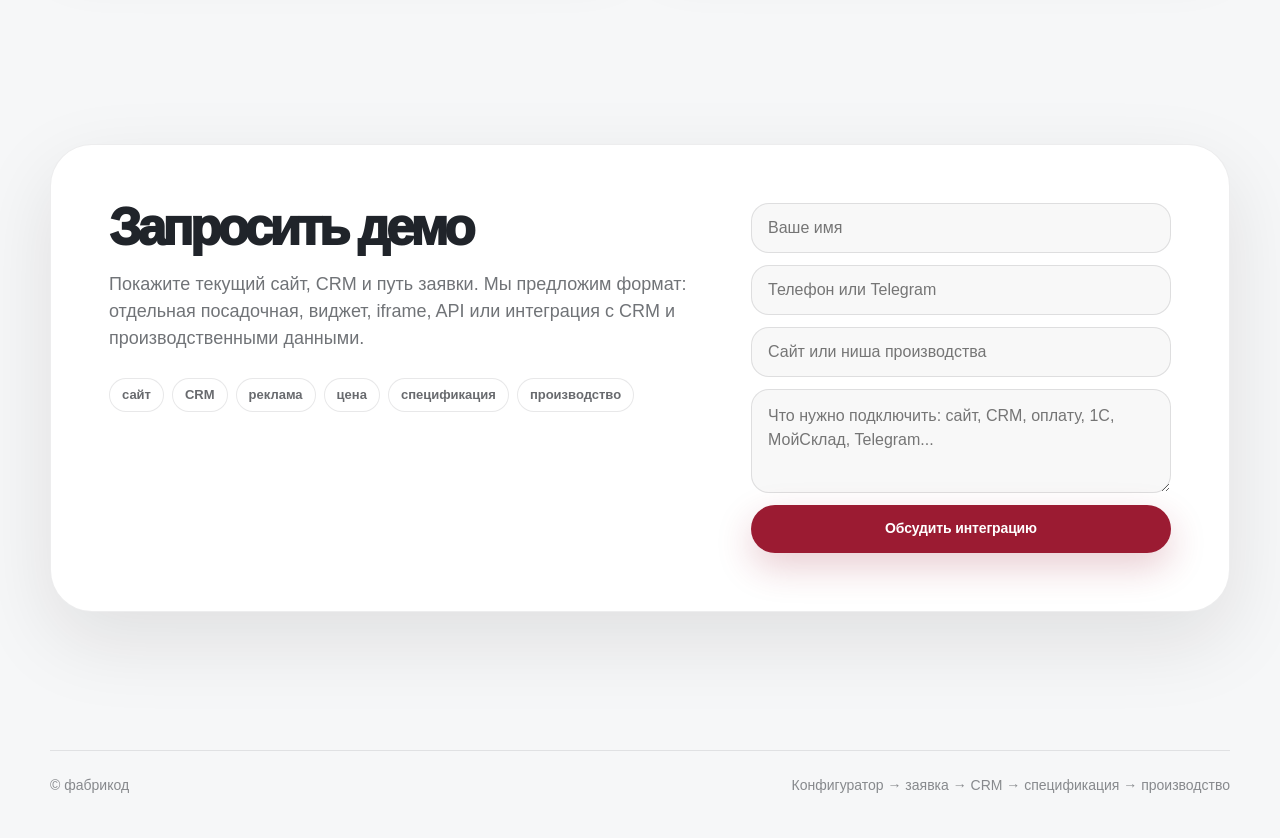
<file: ecommerce-integration.html>
<!DOCTYPE html>
<html lang="ru">
<head>
  <meta charset="UTF-8" />
  <meta name="viewport" content="width=device-width, initial-scale=1.0" />
  <meta name="description" content="Интеграция фабрикод с сайтом, CRM, оплатой и производственным процессом. Для компаний, которые получают заказы из рекламы и хотят быстро переводить заявку в цену, спецификацию и работу." />
  <meta name="keywords" content="интеграция конфигуратора, конфигуратор на сайт, калькулятор стоимости на сайт, конфигуратор Битрикс24, конфигуратор amoCRM, конфигуратор 1С, Tilda, WordPress, Битрикс, МойСклад, ЮKassa" />
  <title>Интеграция с сайтом и CRM — фабрикод</title>
  <style>
    :root{
      --page-bg:#f6f7f8;
      --text:#20242a;
      --muted:rgba(32,36,42,.64);
      --line:rgba(32,36,42,.12);
      --card:#fff;
      --accent:#9b1b32;
      --accent-dark:#641021;
      --accent-soft:rgba(155,27,50,.10);
      --gold:#d4a052;
      --dark:#17191d;
      --dark-2:#20242a;
      --radius:30px;
      --shadow:0 28px 80px rgba(32,20,24,.10);
      --soft-shadow:0 18px 54px rgba(32,20,24,.08);
    }
    *{box-sizing:border-box}
    html{scroll-behavior:smooth}
    body{margin:0;font-family:Inter,-apple-system,BlinkMacSystemFont,"Segoe UI",Roboto,Arial,sans-serif;background:var(--page-bg);color:var(--text);line-height:1.5;-webkit-font-smoothing:antialiased}
    a{color:inherit;text-decoration:none}
    img,svg{max-width:100%;display:block}
    button,input,textarea{font:inherit}
    .container{width:min(1180px,calc(100% - 48px));margin:0 auto}
    .section{position:relative;padding:96px 0}
    .header{position:sticky;top:0;z-index:50;background:rgba(246,247,248,.84);backdrop-filter:blur(18px);border-bottom:1px solid rgba(32,36,42,.08)}
    .header__inner{min-height:76px;display:flex;align-items:center;justify-content:space-between;gap:24px}
    .logo{font-size:24px;font-weight:900;letter-spacing:-.05em;white-space:nowrap;color:var(--text)}
    .logo__k{position:relative;display:inline-block}
    .logo__k:after{content:"";position:absolute;left:50%;bottom:-.10em;width:.62em;height:.12em;border-radius:999px;background:var(--accent);transform:translateX(-50%)}
    .nav{display:flex;align-items:center;gap:22px;font-size:14px;font-weight:700;color:rgba(32,36,42,.72)}
    .nav a:hover{color:var(--accent)}
    .header__cta{display:flex;gap:10px;align-items:center}
    .btn{display:inline-flex;align-items:center;justify-content:center;gap:10px;min-height:48px;padding:0 22px;border-radius:30px;border:1px solid transparent;font-size:14px;font-weight:800;letter-spacing:-.01em;transition:.2s ease;cursor:pointer;white-space:nowrap}
    .btn--primary{background:var(--accent);color:#fff;box-shadow:0 14px 36px rgba(155,27,50,.22)}
    .btn--primary:hover{background:var(--accent-dark);transform:translateY(-1px)}
    .btn--ghost{background:rgba(255,255,255,.70);border-color:rgba(32,36,42,.14);color:var(--text);box-shadow:none}
    .btn--ghost:hover{border-color:rgba(155,27,50,.28);color:var(--accent);background:#fff;transform:translateY(-1px)}
    .btn--light{background:#fff;color:var(--accent);border-color:rgba(255,255,255,.40)}
    .kicker{display:inline-flex;align-items:center;gap:8px;margin-bottom:18px;padding:8px 14px;border:1px solid rgba(155,27,50,.16);border-radius:999px;background:#fff;color:var(--accent);font-size:13px;font-weight:900;letter-spacing:.04em;text-transform:uppercase}
    .kicker:before{content:"";width:8px;height:8px;border-radius:50%;background:var(--accent)}
    .hero{position:relative;overflow:hidden;padding:64px 0 42px}
    .hero:before{content:"";position:absolute;right:-210px;top:40px;width:640px;height:640px;background:linear-gradient(135deg,rgba(155,27,50,.12),rgba(212,160,82,.10));clip-path:polygon(50% 0,93% 25%,93% 75%,50% 100%,7% 75%,7% 25%);z-index:0}
    .hero:after{content:"";position:absolute;left:-180px;bottom:-260px;width:520px;height:520px;background:rgba(155,27,50,.06);clip-path:polygon(50% 0,93% 25%,93% 75%,50% 100%,7% 75%,7% 25%);z-index:0}
    .hero__grid{position:relative;z-index:1;display:block;max-width:860px}
    .hero h1{margin:0;font-size:clamp(42px,6vw,78px);line-height:.94;letter-spacing:-.075em;font-weight:950}
    .hero__lead{max-width:680px;margin:24px 0 0;font-size:21px;line-height:1.45;color:rgba(32,36,42,.72);letter-spacing:-.03em}
    .hero__actions{display:flex;gap:12px;flex-wrap:wrap;margin-top:34px}
    .hero__hint{margin-top:18px;font-size:14px;color:rgba(32,36,42,.56);max-width:560px}
    .ad-strip{display:flex;flex-wrap:wrap;gap:8px;margin-top:26px;max-width:720px}
    .chip{display:inline-flex;align-items:center;min-height:34px;padding:0 12px;border-radius:999px;background:#fff;border:1px solid rgba(32,36,42,.10);font-size:13px;font-weight:800;color:rgba(32,36,42,.68)}
    .visual-card{position:relative;min-height:566px;padding:28px;border-radius:34px;background:rgba(255,255,255,.72);box-shadow:var(--shadow);border:1px solid rgba(32,36,42,.08);overflow:hidden}
    .visual-card:before{content:"";position:absolute;inset:auto -90px -110px auto;width:360px;height:360px;background:rgba(155,27,50,.10);clip-path:polygon(50% 0,93% 25%,93% 75%,50% 100%,7% 75%,7% 25%)}
    .visual-title{position:relative;z-index:1;font-size:17px;font-weight:950;letter-spacing:-.03em;margin-bottom:20px}
    .flow{position:relative;z-index:1;display:grid;gap:14px}
    .flow-card{position:relative;padding:18px 18px 18px 58px;border-radius:24px;background:#fff;border:1px solid rgba(32,36,42,.08);box-shadow:0 12px 34px rgba(32,20,24,.06)}
    .flow-card b{display:block;font-size:16px;letter-spacing:-.03em;margin-bottom:4px}
    .flow-card span{display:block;color:var(--muted);font-size:14px}
    .flow-num{position:absolute;left:16px;top:18px;width:30px;height:30px;border-radius:50%;background:var(--accent);color:#fff;display:flex;align-items:center;justify-content:center;font-size:12px;font-weight:900}
    .flow-arrow{display:flex;justify-content:center;color:rgba(155,27,50,.55);font-weight:900;font-size:20px;margin:-2px 0}
    .mini-panel{position:relative;z-index:1;margin-top:18px;padding:18px;border-radius:24px;background:var(--dark);color:#fff}
    .mini-panel__label{font-size:12px;text-transform:uppercase;letter-spacing:.08em;color:rgba(255,255,255,.55);font-weight:900}
    .mini-panel__text{margin-top:8px;font-size:20px;line-height:1.18;font-weight:950;letter-spacing:-.05em}
    .section-head{display:grid;grid-template-columns:minmax(0,1fr) minmax(280px,440px);gap:40px;align-items:end;margin-bottom:44px}
    .section h2{margin:0;font-size:clamp(34px,4vw,58px);line-height:1;letter-spacing:-.06em;font-weight:950}
    .section-head p{margin:0;color:var(--muted);font-size:18px;line-height:1.5;letter-spacing:-.02em}
    .cards{display:grid;grid-template-columns:repeat(3,1fr);gap:18px}
    .card{padding:28px;border-radius:30px;background:#fff;border:1px solid rgba(32,36,42,.08);box-shadow:var(--soft-shadow)}
    .card__icon{width:42px;height:42px;border-radius:16px;background:var(--accent-soft);display:flex;align-items:center;justify-content:center;color:var(--accent);font-weight:950;margin-bottom:22px}
    .card h3{margin:0 0 10px;font-size:22px;line-height:1.12;letter-spacing:-.045em}
    .card p{margin:0;color:var(--muted);font-size:15px}
    .quote{padding:46px;border-radius:38px;background:var(--dark);color:#fff;display:grid;grid-template-columns:1fr;gap:42px;align-items:center;overflow:hidden;position:relative}
    .quote:before{content:"";position:absolute;right:-110px;top:-130px;width:360px;height:360px;background:rgba(155,27,50,.45);clip-path:polygon(50% 0,93% 25%,93% 75%,50% 100%,7% 75%,7% 25%)}
    .quote__text{position:relative;z-index:1;margin:0;font-size:clamp(29px,4vw,54px);line-height:1.02;letter-spacing:-.065em;font-weight:950}
    .quote__side{position:relative;z-index:1;color:rgba(255,255,255,.68);font-size:18px;line-height:1.45}
    .quote__side b{display:block;color:#fff;margin-bottom:10px}
    .split{display:grid;grid-template-columns:1fr 1fr;gap:20px;align-items:stretch}
    .logic{padding:34px;border-radius:34px;background:#fff;box-shadow:var(--soft-shadow);border:1px solid rgba(32,36,42,.08)}
    .logic h3{margin:0 0 18px;font-size:27px;line-height:1.08;letter-spacing:-.055em}
    .steps{display:grid;gap:12px;margin-top:20px}
    .step{display:grid;grid-template-columns:44px 1fr;gap:14px;align-items:start;padding:16px;border-radius:22px;background:rgba(246,247,248,.86);border:1px solid rgba(32,36,42,.06)}
    .step b:first-child{width:36px;height:36px;border-radius:50%;background:#fff;border:1px solid rgba(155,27,50,.18);display:flex;align-items:center;justify-content:center;color:var(--accent);font-size:13px}
    .step strong{display:block;font-size:16px;letter-spacing:-.025em}
    .step span{display:block;margin-top:2px;color:var(--muted);font-size:14px}
    .integrations{display:grid;grid-template-columns:repeat(4,1fr);gap:14px}
    .integration{padding:22px;border-radius:26px;background:#fff;border:1px solid rgba(32,36,42,.08);min-height:142px}
    .integration b{display:block;font-size:18px;letter-spacing:-.035em;margin-bottom:9px}
    .integration span{display:block;color:var(--muted);font-size:14px}
    .tag-cloud{display:flex;gap:8px;flex-wrap:wrap;margin-top:16px}
    .tag{display:inline-flex;border-radius:999px;border:1px solid rgba(32,36,42,.10);background:rgba(246,247,248,.8);padding:7px 10px;font-size:12px;font-weight:800;color:rgba(32,36,42,.62)}
    .dark-section{background:var(--dark);color:#fff;border-radius:48px;margin:0 24px;padding:86px 0;overflow:hidden;position:relative}
    .dark-section:before{content:"";position:absolute;right:-160px;bottom:-180px;width:520px;height:520px;background:rgba(155,27,50,.25);clip-path:polygon(50% 0,93% 25%,93% 75%,50% 100%,7% 75%,7% 25%)}
    .dark-section .section-head p,.dark-section .card p{color:rgba(255,255,255,.62)}
    .dark-section .card{background:rgba(255,255,255,.06);border-color:rgba(255,255,255,.10);box-shadow:none;color:#fff}
    .dark-section .card__icon{background:rgba(255,255,255,.10);color:#fff}
    .formats{display:grid;grid-template-columns:repeat(4,1fr);gap:16px;position:relative;z-index:1}
    .format{padding:26px;border-radius:30px;background:rgba(255,255,255,.08);border:1px solid rgba(255,255,255,.11)}
    .format small{display:block;color:var(--gold);font-weight:950;letter-spacing:.07em;text-transform:uppercase;margin-bottom:14px}
    .format h3{margin:0 0 10px;font-size:21px;line-height:1.08;letter-spacing:-.045em}
    .format p{margin:0;color:rgba(255,255,255,.65);font-size:14px}
    .industries{display:grid;grid-template-columns:repeat(3,1fr);gap:14px}
    .industry{padding:24px;border-radius:28px;background:#fff;border:1px solid rgba(32,36,42,.08)}
    .industry b{display:block;font-size:18px;letter-spacing:-.035em;margin-bottom:6px}
    .industry span{color:var(--muted);font-size:14px}
    .industries--visual{gap:18px}
    .industries--visual .industry{padding:0;overflow:hidden;display:flex;flex-direction:column;min-height:340px}
    .industry__image{height:154px;position:relative;background:linear-gradient(135deg,rgba(155,27,50,.12),rgba(212,160,82,.14));border-bottom:1px solid rgba(32,36,42,.08);display:flex;align-items:center;justify-content:center;overflow:hidden}
    .industry__image:before{content:"";position:absolute;width:190px;height:190px;background:rgba(255,255,255,.55);clip-path:polygon(50% 0,93% 25%,93% 75%,50% 100%,7% 75%,7% 25%);transform:rotate(0deg)}
    .industry__image:after{content:"";position:absolute;width:88px;height:88px;border:1px solid rgba(155,27,50,.16);clip-path:polygon(50% 0,93% 25%,93% 75%,50% 100%,7% 75%,7% 25%);transform:translate(46px,20px)}
    .industry__shape{position:relative;z-index:2;width:82px;height:82px}
    .industry__shape--cabinet{border:5px solid rgba(32,36,42,.72);border-radius:18px;background:linear-gradient(90deg,transparent 49%,rgba(32,36,42,.72) 50%,transparent 51%)}
    .industry__shape--cabinet:before,.industry__shape--cabinet:after{content:"";position:absolute;top:36px;width:7px;height:7px;border-radius:50%;background:var(--accent)}
    .industry__shape--cabinet:before{left:26px}.industry__shape--cabinet:after{right:26px}
    .industry__shape--window{border:5px solid rgba(32,36,42,.72);border-radius:16px;background:linear-gradient(90deg,transparent 47%,rgba(32,36,42,.72) 48%,rgba(32,36,42,.72) 52%,transparent 53%),linear-gradient(0deg,transparent 47%,rgba(32,36,42,.72) 48%,rgba(32,36,42,.72) 52%,transparent 53%)}
    .industry__shape--stairs{width:96px;height:78px;background:linear-gradient(135deg,transparent 0 18%,rgba(32,36,42,.74) 19% 26%,transparent 27% 36%,rgba(32,36,42,.74) 37% 44%,transparent 45% 54%,rgba(32,36,42,.74) 55% 62%,transparent 63%);border-bottom:5px solid rgba(32,36,42,.74)}
    .industry__shape--ring{border:6px solid rgba(32,36,42,.74);border-radius:50%}
    .industry__shape--ring:before{content:"";position:absolute;left:21px;top:-20px;width:28px;height:28px;background:var(--accent);transform:rotate(45deg);border-radius:6px}
    .industry__shape--cube{clip-path:polygon(50% 0,93% 25%,93% 75%,50% 100%,7% 75%,7% 25%);background:rgba(32,36,42,.76)}
    .industry__shape--cube:before{content:"";position:absolute;inset:16px;border:1px solid rgba(255,255,255,.42);clip-path:polygon(50% 0,93% 25%,93% 75%,50% 100%,7% 75%,7% 25%)}
    .industry__shape--lamp{width:88px;height:88px}
    .industry__shape--lamp:before{content:"";position:absolute;left:20px;top:0;width:48px;height:38px;border-radius:18px 18px 10px 10px;background:rgba(32,36,42,.76)}
    .industry__shape--lamp:after{content:"";position:absolute;left:42px;top:36px;width:5px;height:42px;background:rgba(32,36,42,.76);box-shadow:-18px 42px 0 5px rgba(32,36,42,.76),18px 42px 0 5px rgba(32,36,42,.76)}
    .industry__body{padding:24px;display:flex;flex-direction:column;gap:10px;flex:1}
    .industry__button{margin-top:auto;display:inline-flex;align-items:center;justify-content:center;min-height:42px;padding:0 16px;border-radius:30px;border:1px solid rgba(155,27,50,.18);background:rgba(155,27,50,.06);color:var(--accent);font-size:13px;font-weight:900}
    .industry__button:hover{background:var(--accent);color:#fff}
    .metric--featured{background:var(--dark);color:#fff;border-color:rgba(255,255,255,.12);transform:translateY(-8px);box-shadow:0 28px 70px rgba(32,20,24,.18)}
    .metric--featured b{color:#fff}
    .metric--featured span{color:rgba(255,255,255,.72)}
    .split--audience{align-items:stretch}
    .logic--accent{background:var(--dark);color:#fff;position:relative;overflow:hidden}
    .logic--accent:before{content:"";position:absolute;right:-92px;top:-100px;width:260px;height:260px;background:rgba(155,27,50,.34);clip-path:polygon(50% 0,93% 25%,93% 75%,50% 100%,7% 75%,7% 25%)}
    .logic--accent h3,.logic--accent p,.logic--accent a{position:relative;z-index:1}
    .logic--accent .logic__lead{margin:0;color:rgba(255,255,255,.74);font-size:20px;line-height:1.35;letter-spacing:-.03em}
    .logic--accent .btn{margin-top:28px}

    .metrics{display:grid;grid-template-columns:repeat(4,1fr);gap:14px}
    .metric{padding:26px;border-radius:30px;background:#fff;border:1px solid rgba(32,36,42,.08);box-shadow:var(--soft-shadow)}
    .metric b{display:block;font-size:30px;letter-spacing:-.07em;color:var(--accent);line-height:1}
    .metric span{display:block;margin-top:9px;color:var(--muted);font-size:14px}
    .faq{display:grid;gap:12px}
    details{background:#fff;border:1px solid rgba(32,36,42,.08);border-radius:24px;padding:20px 22px;box-shadow:0 10px 26px rgba(32,20,24,.05)}
    summary{cursor:pointer;font-weight:900;letter-spacing:-.02em}
    details p{margin:12px 0 0;color:var(--muted)}
    .cta{padding:58px;border-radius:42px;background:#fff;box-shadow:var(--shadow);display:grid;grid-template-columns:1fr 420px;gap:40px;align-items:start;border:1px solid rgba(32,36,42,.08)}
    .cta h2{margin:0;font-size:clamp(36px,4vw,62px);line-height:.98;letter-spacing:-.07em}
    .cta p{margin:18px 0 0;color:var(--muted);font-size:18px;max-width:680px}
    .form{display:grid;gap:12px}
    .input{width:100%;height:50px;border:1px solid rgba(32,36,42,.12);border-radius:18px;background:#f8f8f8;padding:0 16px;color:var(--text)}
    textarea.input{height:104px;padding-top:14px;resize:vertical}
    .form .btn{width:100%}
    .footer{padding:42px 0;color:rgba(32,36,42,.52);font-size:14px}
    .footer__inner{display:flex;justify-content:space-between;gap:20px;border-top:1px solid rgba(32,36,42,.10);padding-top:24px}
    @media(max-width:980px){
      .nav{display:none}
      .hero__grid,.section-head,.quote,.split,.cta{grid-template-columns:1fr}
      .visual-card{min-height:auto}
      .cards,.formats,.industries,.metrics,.integrations{grid-template-columns:1fr 1fr}
      .dark-section{margin:0 12px;border-radius:34px}
    }
    @media(max-width:640px){
      .container{width:min(100% - 28px,1180px)}
      .section{padding:72px 0}
      .header__inner{min-height:68px}
      .header__cta .btn--ghost{display:none}
      .btn{min-height:46px;padding:0 18px}
      .hero{padding-top:44px}
      .hero h1{font-size:46px}
      .hero__lead{font-size:18px}
      .cards,.formats,.industries,.metrics,.integrations{grid-template-columns:1fr}
      .quote,.cta{padding:30px;border-radius:32px}
      .visual-card{padding:20px;border-radius:28px}
      .footer__inner{flex-direction:column}
    }
  </style>
</head>
<body>
  <header class="header">
    <div class="container header__inner">
      <a href="#" class="logo">фабри<span class="logo__k">к</span>од</a>
      <nav class="nav" aria-label="Навигация">
        <a href="#benefits">Польза</a>
        <a href="#ads">Реклама</a>
        <a href="#connections">Интеграции</a>
        <a href="#formats">Форматы</a>
        <a href="#demo">Демо</a>
      </nav>
      <div class="header__cta">
        <a class="btn btn--ghost" href="/login">Вход</a>
        <a class="btn btn--primary" href="/signup">Регистрация</a>
      </div>
    </div>
  </header>

  <main>
    <section class="hero" id="top">
      <div class="container hero__grid">
        <div>
          <div class="kicker">Интеграция</div>
          <h1>Подключим конфигуратор к сайту и CRM</h1>
          <p class="hero__lead">Чтобы клиент выбрал параметры, увидел понятную цену и попал в работу на производство как готовый заказ.</p>
          <div class="hero__actions">
            <a class="btn btn--primary" href="#demo">Обсудить интеграцию</a>
          </div>
          <div class="ad-strip" aria-label="Запросы и продукты">
            <span class="chip">Tilda</span>
            <span class="chip">WordPress</span>
            <span class="chip">Битрикс24</span>
            <span class="chip">amoCRM</span>
            <span class="chip">1С</span>
            <span class="chip">МойСклад</span>
            <span class="chip">ЮKassa</span>
            <span class="chip">API</span>
          </div>
        </div>
      </div>
    </section>

    <section class="section" id="benefits">
      <div class="container">
        <div class="section-head">
          <h2>Польза очевидна</h2>
          <p>Конфигуратор сокращает путь клиента от интереса до заказа. Поэтому важно оценивать весь процесс: реклама, заявка, CRM, расчёт, спецификация, производство.</p>
        </div>
        <div class="cards">
          <article class="card">
            <div class="card__icon">01</div>
            <h3>Меньше ручных уточнений</h3>
            <p>Клиент сразу выбирает размеры, материалы, опции и ограничения. Менеджеру не нужно собирать заказ заново в переписке.</p>
          </article>
          <article class="card">
            <div class="card__icon">02</div>
            <h3>Быстрее расчёт и КП</h3>
            <p>Цена, состав заказа и спецификация формируются по правилам вашего производства, а не вручную в таблице.</p>
          </article>
          <article class="card">
            <div class="card__icon">03</div>
            <h3>Чище аналитика рекламы</h3>
            <p>Можно видеть не просто “лиды”, а какие заявки были квалифицированными, с какими параметрами и на какую сумму.</p>
          </article>
        </div>
      </div>
    </section>

    <section class="section" id="ads">
      <div class="container">
        <div class="quote">
          <p class="quote__text">Контекстная реклама дорогая. Терять клиента после клика — ещё дороже.</p>
        </div>
      </div>
    </section>

    <section class="section">
      <div class="container split">
        <div class="logic">
          <h3>До интеграции</h3>
          <div class="steps">
            <div class="step"><b>1</b><div><strong>Клиент оставляет заявку</strong><span>“Хочу шкаф / дверь / украшение / деталь”. Параметры неполные.</span></div></div>
            <div class="step"><b>2</b><div><strong>Менеджер всё уточняет вручную</strong><span>Материалы, размеры, опции, сроки, ограничения, фото, файлы.</span></div></div>
            <div class="step"><b>3</b><div><strong>Цена считается отдельно</strong><span>В Excel, в голове, в 1С, в переписке или через нескольких сотрудников.</span></div></div>
            <div class="step"><b>4</b><div><strong>Производство получает пересказ</strong><span>Часть данных теряется, часть уточняется повторно, часть попадает в ошибку.</span></div></div>
          </div>
        </div>
        <div class="logic">
          <h3>После интеграции</h3>
          <div class="steps">
            <div class="step"><b>1</b><div><strong>Клиент выбирает параметры на сайте</strong><span>Не просто “оставить телефон”, а собрать конкретный вариант заказа.</span></div></div>
            <div class="step"><b>2</b><div><strong>Система считает и проверяет</strong><span>Цена, доступность опций, ограничения, логика производства.</span></div></div>
            <div class="step"><b>3</b><div><strong>Заявка уходит в CRM</strong><span>В карточке уже есть параметры, сумма, комментарий, файлы и источник рекламы.</span></div></div>
            <div class="step"><b>4</b><div><strong>Задание готово к работе</strong><span>Менеджер продаёт, а производство получает структурированную спецификацию.</span></div></div>
          </div>
        </div>
      </div>
    </section>

    <section class="section" id="connections">
      <div class="container">
        <div class="section-head">
          <h2>Подключаем к российскому рабочему контуру</h2>
        </div>
        <div class="integrations">
          <article class="integration">
            <b>Сайт и лендинги</b>
            <span>Tilda, WordPress, 1С-Битрикс, самописные сайты, отдельные посадочные страницы.</span>
            <div class="tag-cloud"><span class="tag">виджет</span><span class="tag">iframe</span><span class="tag">лендинг</span></div>
          </article>
          <article class="integration">
            <b>CRM и продажи</b>
            <span>Битрикс24, amoCRM, retailCRM, Telegram-уведомления и другие каналы заявки.</span>
            <div class="tag-cloud"><span class="tag">лид</span><span class="tag">сделка</span><span class="tag">статус</span></div>
          </article>
          <article class="integration">
            <b>Учёт и склад</b>
            <span>1С, МойСклад, внутренние таблицы, остатки, справочники материалов и опций.</span>
            <div class="tag-cloud"><span class="tag">справочник</span><span class="tag">SKU</span><span class="tag">остатки</span></div>
          </article>
          <article class="integration">
            <b>Оплата и заказ</b>
            <span>ЮKassa, Робокасса, CloudPayments, счёт, предоплата или заявка без онлайн-оплаты.</span>
            <div class="tag-cloud"><span class="tag">оплата</span><span class="tag">счёт</span><span class="tag">предзаказ</span></div>
          </article>
        </div>
      </div>
    </section>

    <section class="dark-section" id="formats">
      <div class="container">
        <div class="section-head">
          <h2>Разные форматы подключения</h2>
        </div>
        <div class="formats">
          <article class="format">
            <small>Быстрый старт</small>
            <h3>Отдельная посадочная</h3>
            <p>Запускаем страницу под рекламу с конфигуратором, формой заявки и передачей данных менеджеру.</p>
          </article>
          <article class="format">
            <small>На текущий сайт</small>
            <h3>Виджет или iframe</h3>
            <p>Встраиваем конфигуратор в существующую страницу без полной переделки сайта.</p>
          </article>
          <article class="format">
            <small>Глубокая связка</small>
            <h3>API-интеграция</h3>
            <p>Передаём параметры, цену, файлы и статусы между сайтом, CRM и внутренними системами.</p>
          </article>
          <article class="format">
            <small>Продажи</small>
            <h3>CRM-сценарий</h3>
            <p>Настраиваем путь заявки: источник, квалификация, КП, оплата, спецификация и производство.</p>
          </article>
        </div>
      </div>
    </section>

    <section class="section">
      <div class="container">
        <div class="section-head">
          <h2>Для каких производств это особенно полезно</h2>
          <p>Если заказ зависит от параметров, опций, материалов, размеров или файлов — обычной формы заявки недостаточно. Нужен управляемый путь создания заказа.</p>
        </div>
        <div class="industries industries--visual">
          <article class="industry industry--furniture">
            <div class="industry__image" aria-hidden="true">
              <div class="industry__shape industry__shape--cabinet"></div>
            </div>
            <div class="industry__body">
              <b>Мебель на заказ</b>
              <span>Шкафы, кухни, тумбы, гардеробные, встроенные решения.</span>
              <a class="industry__button" href="prebuilt-configurators.html">Перейти в раздел</a>
            </div>
          </article>

          <article class="industry industry--windows">
            <div class="industry__image" aria-hidden="true">
              <div class="industry__shape industry__shape--window"></div>
            </div>
            <div class="industry__body">
              <b>Окна, двери, СПК</b>
              <span>Порталы, алюминиевые конструкции, нестандартные размеры.</span>
              <a class="industry__button" href="doors.html">Перейти в раздел</a>
            </div>
          </article>

          <article class="industry industry--stairs">
            <div class="industry__image" aria-hidden="true">
              <div class="industry__shape industry__shape--stairs"></div>
            </div>
            <div class="industry__body">
              <b>Лестницы и ограждения</b>
              <span>Материалы, геометрия, покрытие, монтажные условия.</span>
              <a class="industry__button" href="stairs.html">Перейти в раздел</a>
            </div>
          </article>

          <article class="industry industry--jewelry">
            <div class="industry__image" aria-hidden="true">
              <div class="industry__shape industry__shape--ring"></div>
            </div>
            <div class="industry__body">
              <b>Ювелирные изделия</b>
              <span>Модель, металл, камни, гравировка, размер, производство.</span>
              <a class="industry__button" href="jewelry.html">Перейти в раздел</a>
            </div>
          </article>

          <article class="industry industry--printing">
            <div class="industry__image" aria-hidden="true">
              <div class="industry__shape industry__shape--cube"></div>
            </div>
            <div class="industry__body">
              <b>3D-печать и детали</b>
              <span>Модель, материал, объём, постобработка, сроки.</span>
              <a class="industry__button" href="3d-printing.html">Перейти в раздел</a>
            </div>
          </article>

          <article class="industry industry--interior">
            <div class="industry__image" aria-hidden="true">
              <div class="industry__shape industry__shape--lamp"></div>
            </div>
            <div class="industry__body">
              <b>Предметы интерьера</b>
              <span>Светильники, панели, декор, мебельные детали и нестандартные изделия.</span>
              <a class="industry__button" href="prebuilt-configurators.html">Перейти в раздел</a>
            </div>
          </article>
        </div>
      </div>
    </section>

    <section class="section">
      <div class="container">
        <div class="section-head">
          <h2>Что можно измерять после запуска</h2>
        </div>
        <div class="metrics">
          <div class="metric"><b>лиды</b><span>сколько заявок пришло с конкретной рекламы и посадочных страниц</span></div>
          <div class="metric"><b>сумма</b><span>какой потенциальный объём заказов был сформирован клиентами</span></div>
          <div class="metric"><b>КП</b><span>сколько заявок дошло до коммерческого предложения</span></div>
          <div class="metric metric--featured"><b>сделки</b><span>какие связки рекламы реально приводят к продажам</span></div>
        </div>
      </div>
    </section>

    <section class="section">
      <div class="container">
        <div class="section-head">
          <h2>Частые вопросы</h2>
        </div>
        <div class="faq">
          <details>
            <summary>Нужно ли менять текущий сайт?</summary>
            <p>Не всегда. Можно начать с отдельной посадочной страницы, виджета или iframe-блока. Полная переделка сайта нужна только если текущая структура мешает продажам.</p>
          </details>
          <details>
            <summary>Можно ли подключить к Битрикс24 или amoCRM?</summary>
            <p>Да, сценарий обычно строится вокруг передачи структурированной заявки: параметры, сумма, источник рекламы, комментарии, файлы и статус.</p>
          </details>
          <details>
            <summary>Можно ли не показывать точную цену сразу?</summary>
            <p>Да. Можно показывать диапазон, предварительную оценку или собирать заявку для ручной проверки. Это подходит, если цена зависит от сложных производственных условий.</p>
          </details>
          <details>
            <summary>Подходит ли это для контекстной рекламы?</summary>
            <p>Да, особенно если реклама ведёт на запросы с намерением “рассчитать”, “заказать”, “цена”, “под размер”, “на заказ”. Конфигуратор помогает быстрее превратить такой трафик в квалифицированную заявку.</p>
          </details>
        </div>
      </div>
    </section>


    <section class="section" id="for-whom">
      <div class="container">
        <div class="section-head">
          <h2>Для кого эта интеграция</h2>
        </div>

        <div class="split split--audience">
          <div class="logic">
            <h3>Подходит, если у вас уже есть</h3>
            <div class="steps">
              <div class="step"><b>1</b><div><strong>Сайт или посадочная страница</strong><span>Вы уже получаете трафик из Директа, SEO, соцсетей или рекомендаций.</span></div></div>
              <div class="step"><b>2</b><div><strong>Ручной расчёт заказов</strong><span>Цена зависит от размеров, материалов, опций, комплектации или файлов клиента.</span></div></div>
              <div class="step"><b>3</b><div><strong>CRM или таблица заявок</strong><span>Менеджеры ведут сделки, но параметры заказа часто приходится уточнять повторно.</span></div></div>
              <div class="step"><b>4</b><div><strong>Передача в производство</strong><span>После продажи нужно сформировать понятную спецификацию, а не свободный текст из переписки.</span></div></div>
            </div>
          </div>

          <div class="logic logic--accent">
            <h3>Познакомьте клиентов с конфигуратором</h3>
            <p class="logic__lead">Это удобно.</p>
            <div style="margin-top:24px">
              <a class="btn btn--primary" href="prebuilt-configurators.html">Перейти на страницу конфигуратора</a>
            </div>
          </div>
        </div>
      </div>
    </section>

    <section class="section" id="demo">
      <div class="container">
        <div class="cta">
          <div>
            <h2>Запросить демо</h2>
            <p>Покажите текущий сайт, CRM и путь заявки. Мы предложим формат: отдельная посадочная, виджет, iframe, API или интеграция с CRM и производственными данными.</p>
            <div class="ad-strip">
              <span class="chip">сайт</span>
              <span class="chip">CRM</span>
              <span class="chip">реклама</span>
              <span class="chip">цена</span>
              <span class="chip">спецификация</span>
              <span class="chip">производство</span>
            </div>
          </div>
          <form class="form" action="mailto:info@fabrikod.ru" method="post" enctype="text/plain">
            <input class="input" name="name" placeholder="Ваше имя" />
            <input class="input" name="contact" placeholder="Телефон или Telegram" />
            <input class="input" name="site" placeholder="Сайт или ниша производства" />
            <textarea class="input" name="task" placeholder="Что нужно подключить: сайт, CRM, оплату, 1С, МойСклад, Telegram..."></textarea>
            <button class="btn btn--primary" type="submit">Обсудить интеграцию</button>
          </form>
        </div>
      </div>
    </section>
  </main>

  <footer class="footer">
    <div class="container footer__inner">
      <div>© фабрикод</div>
      <div>Конфигуратор → заявка → CRM → спецификация → производство</div>
    </div>
  </footer>
</body>
</html>
</file>
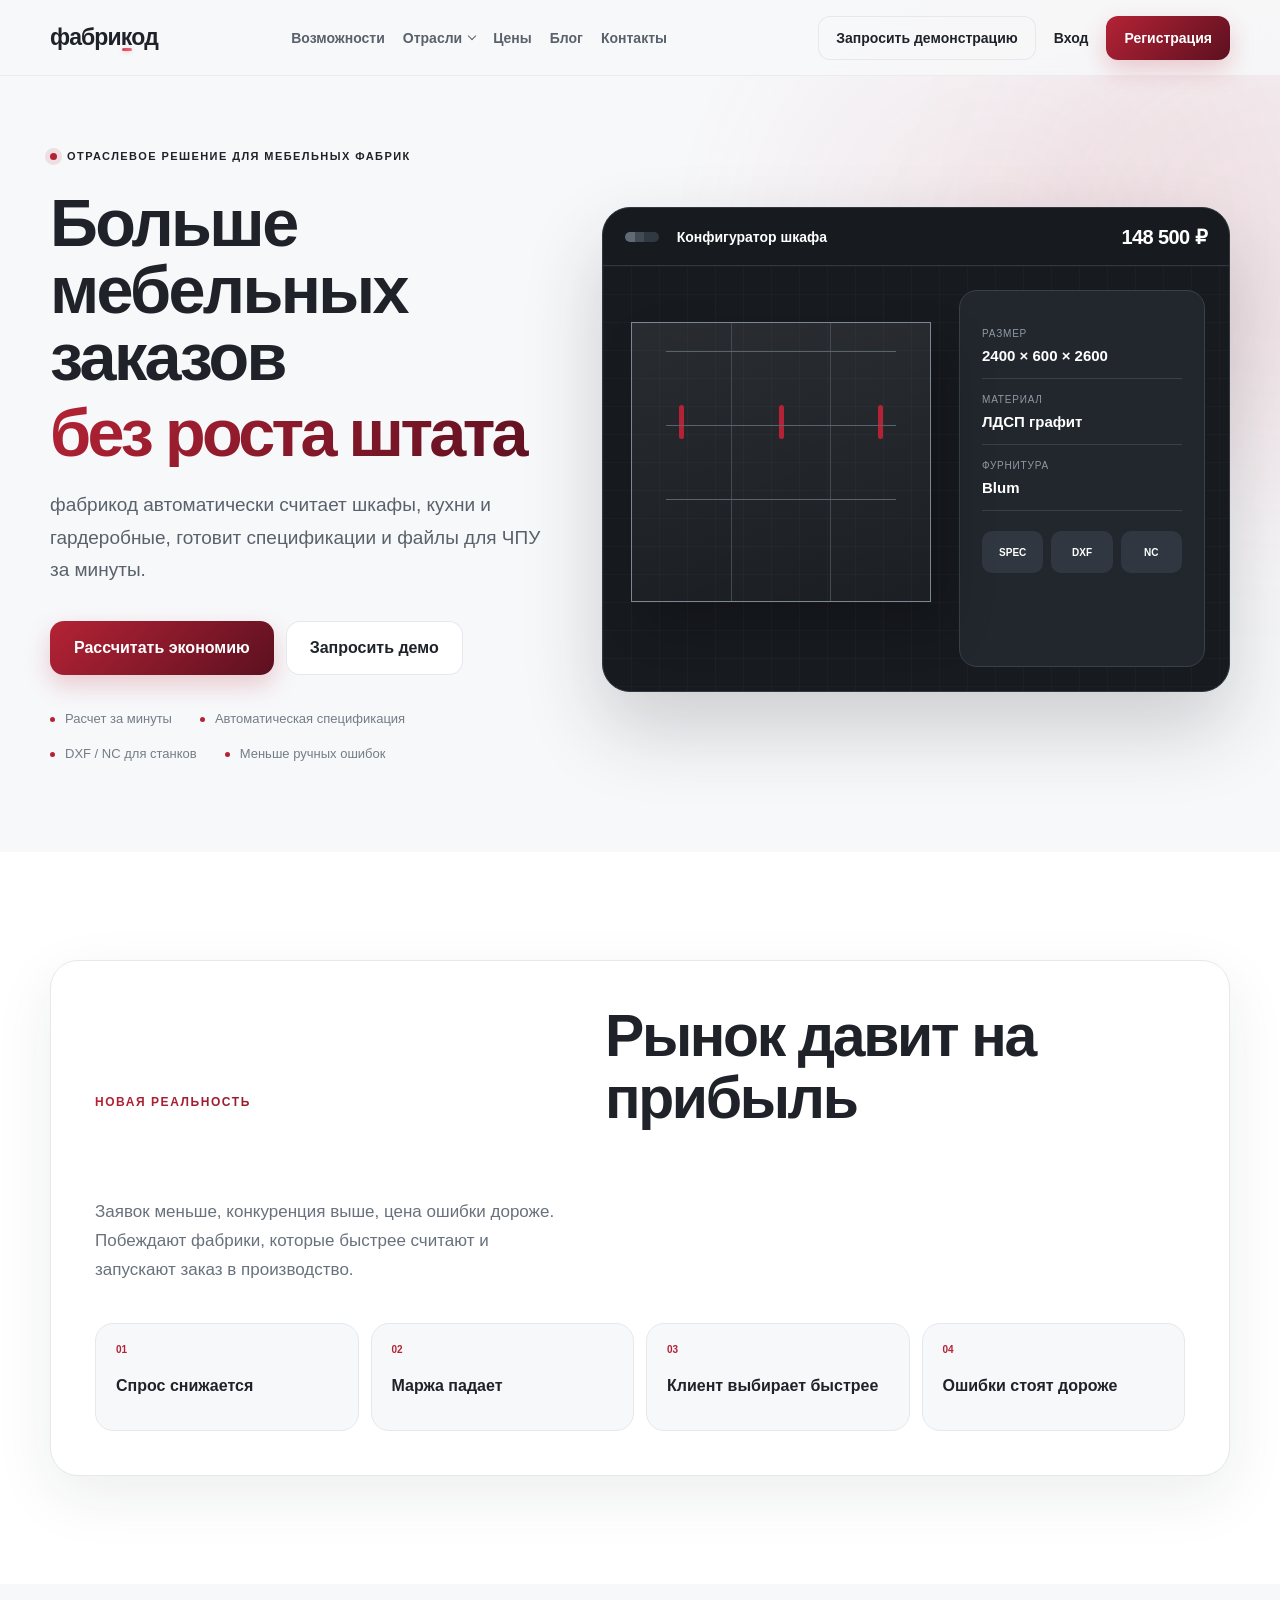
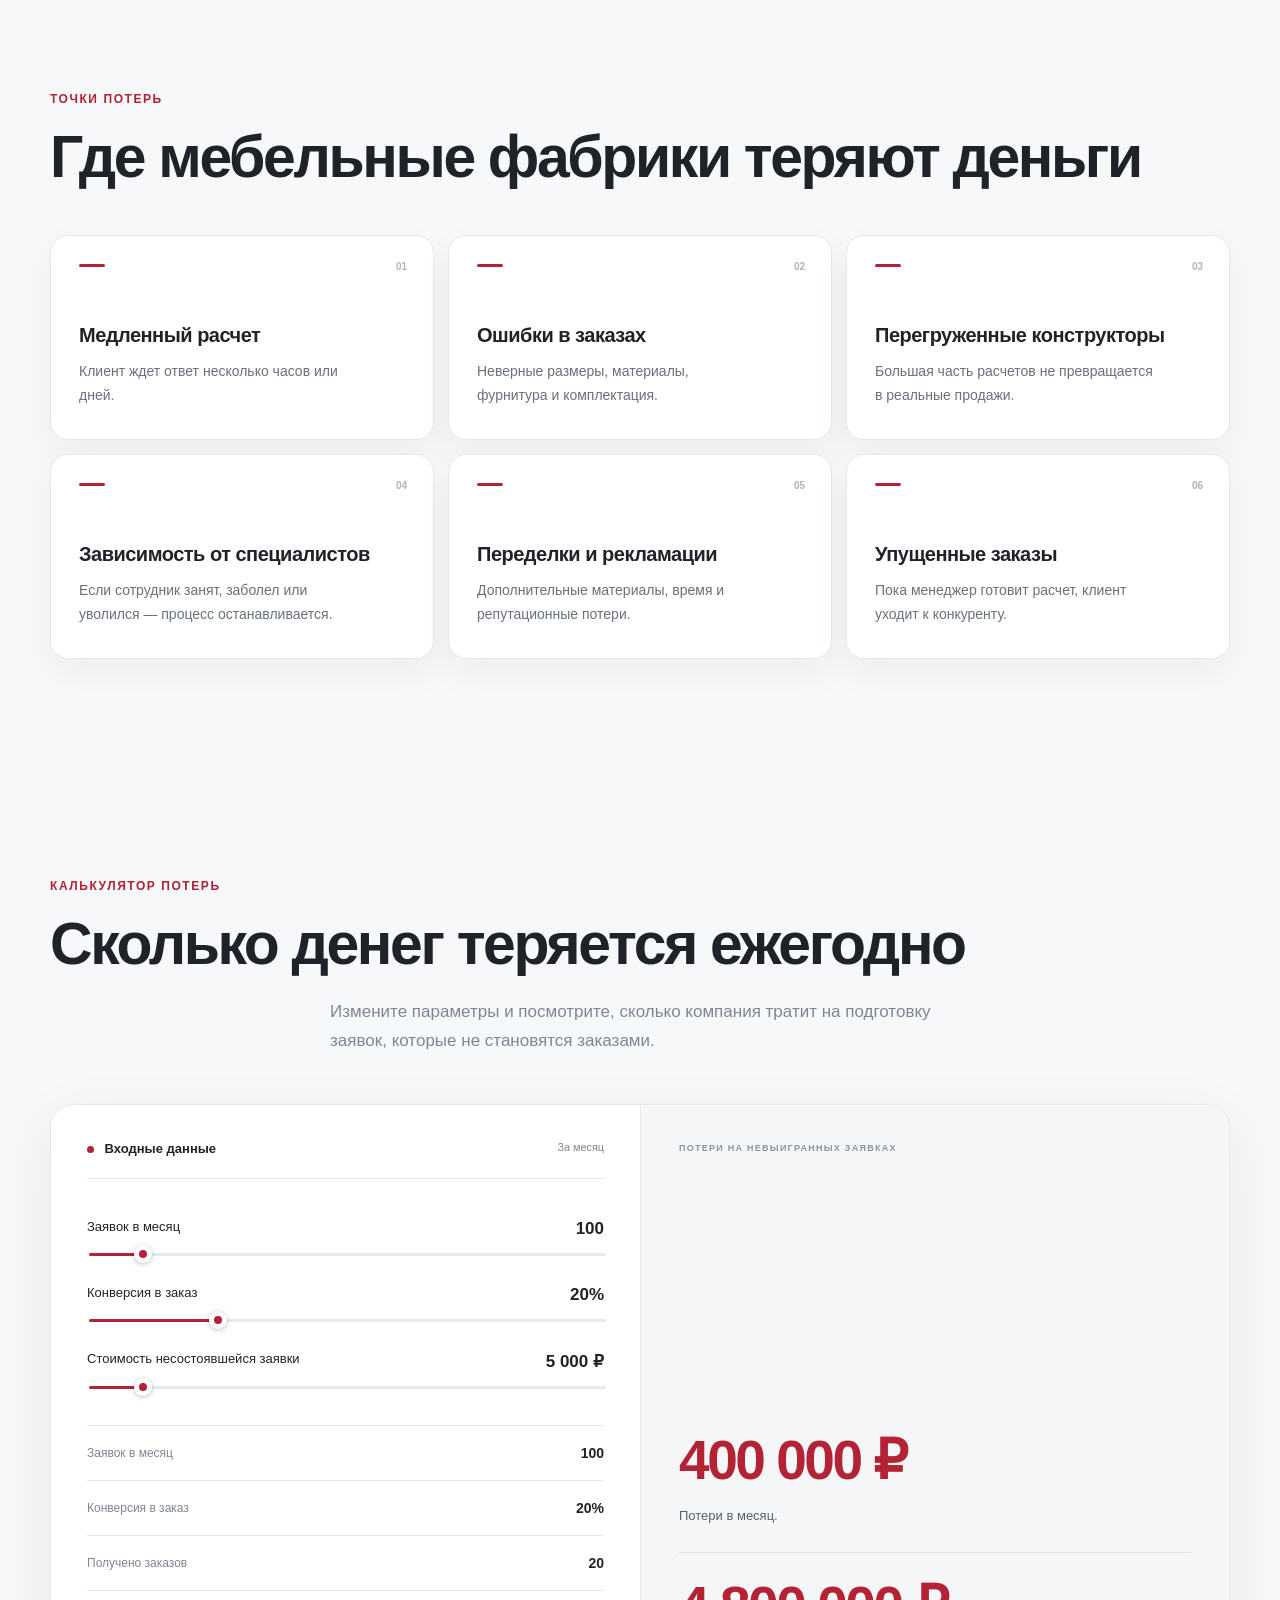
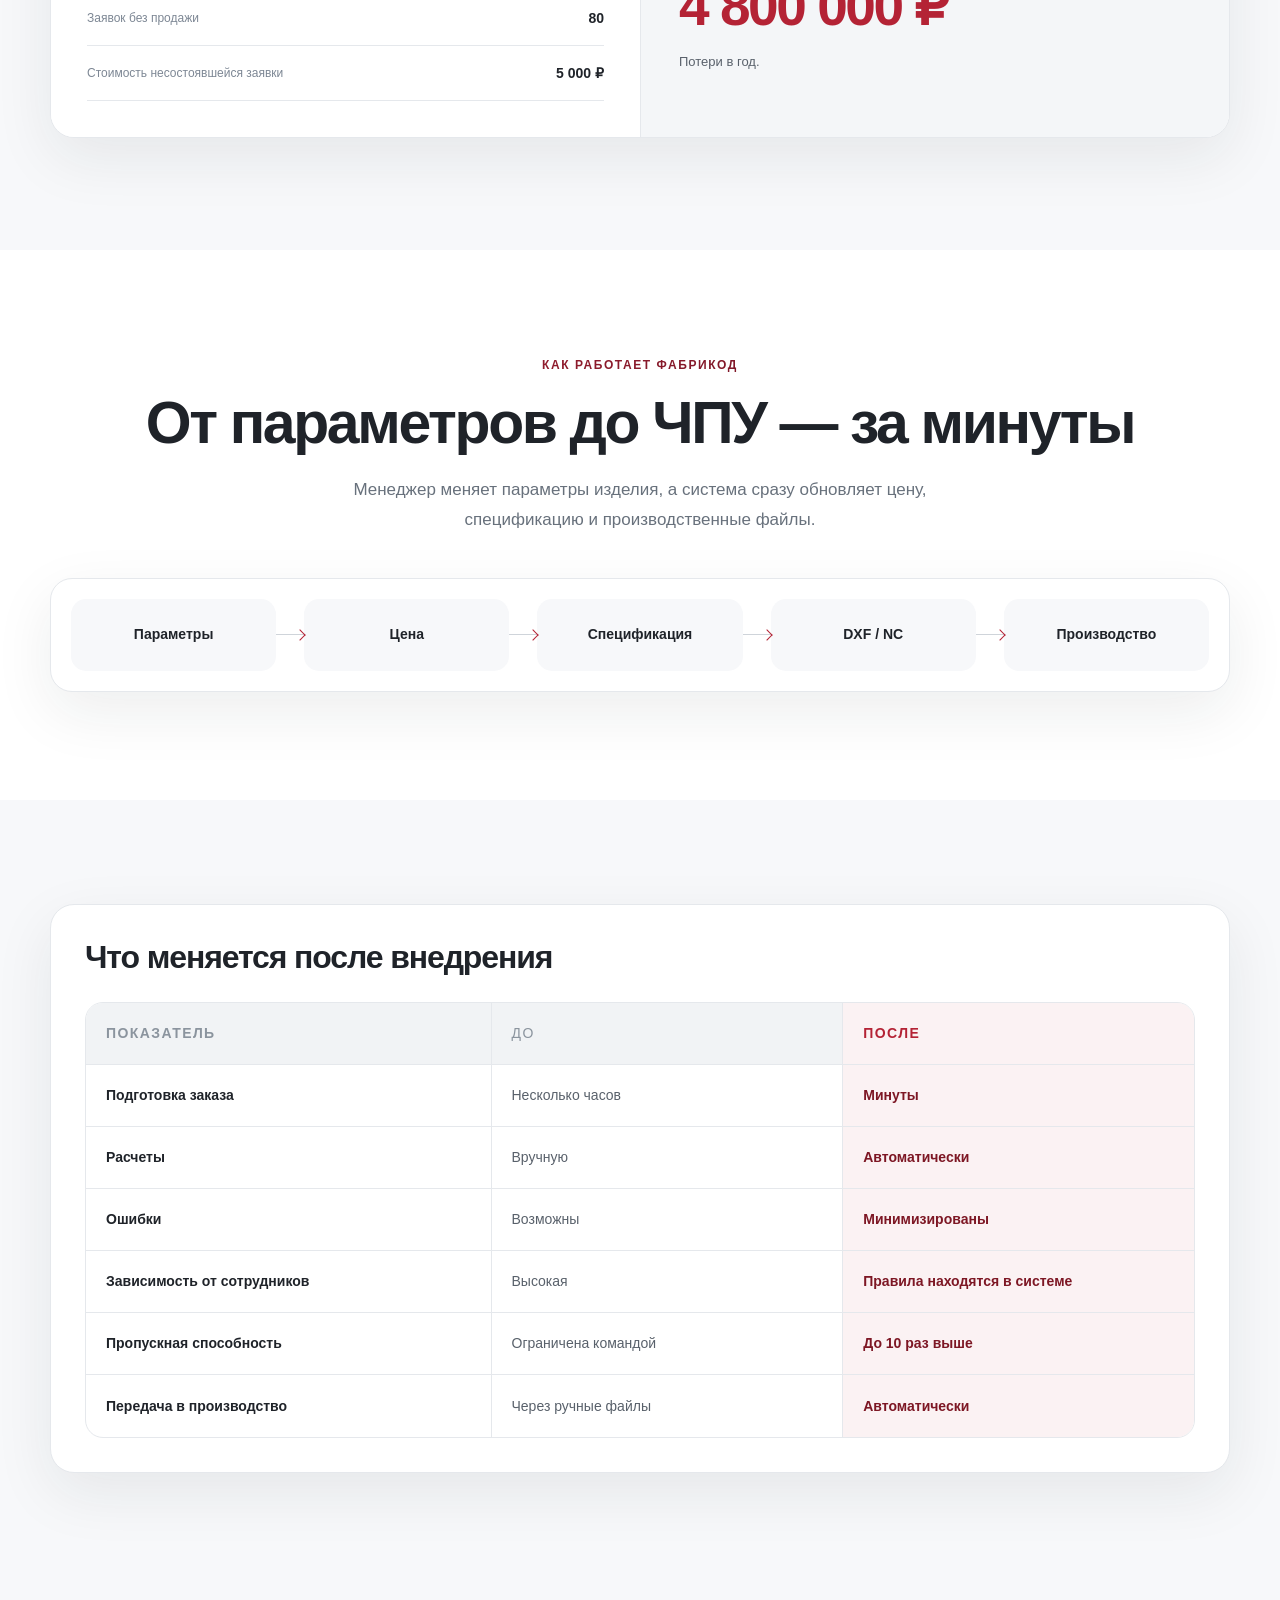
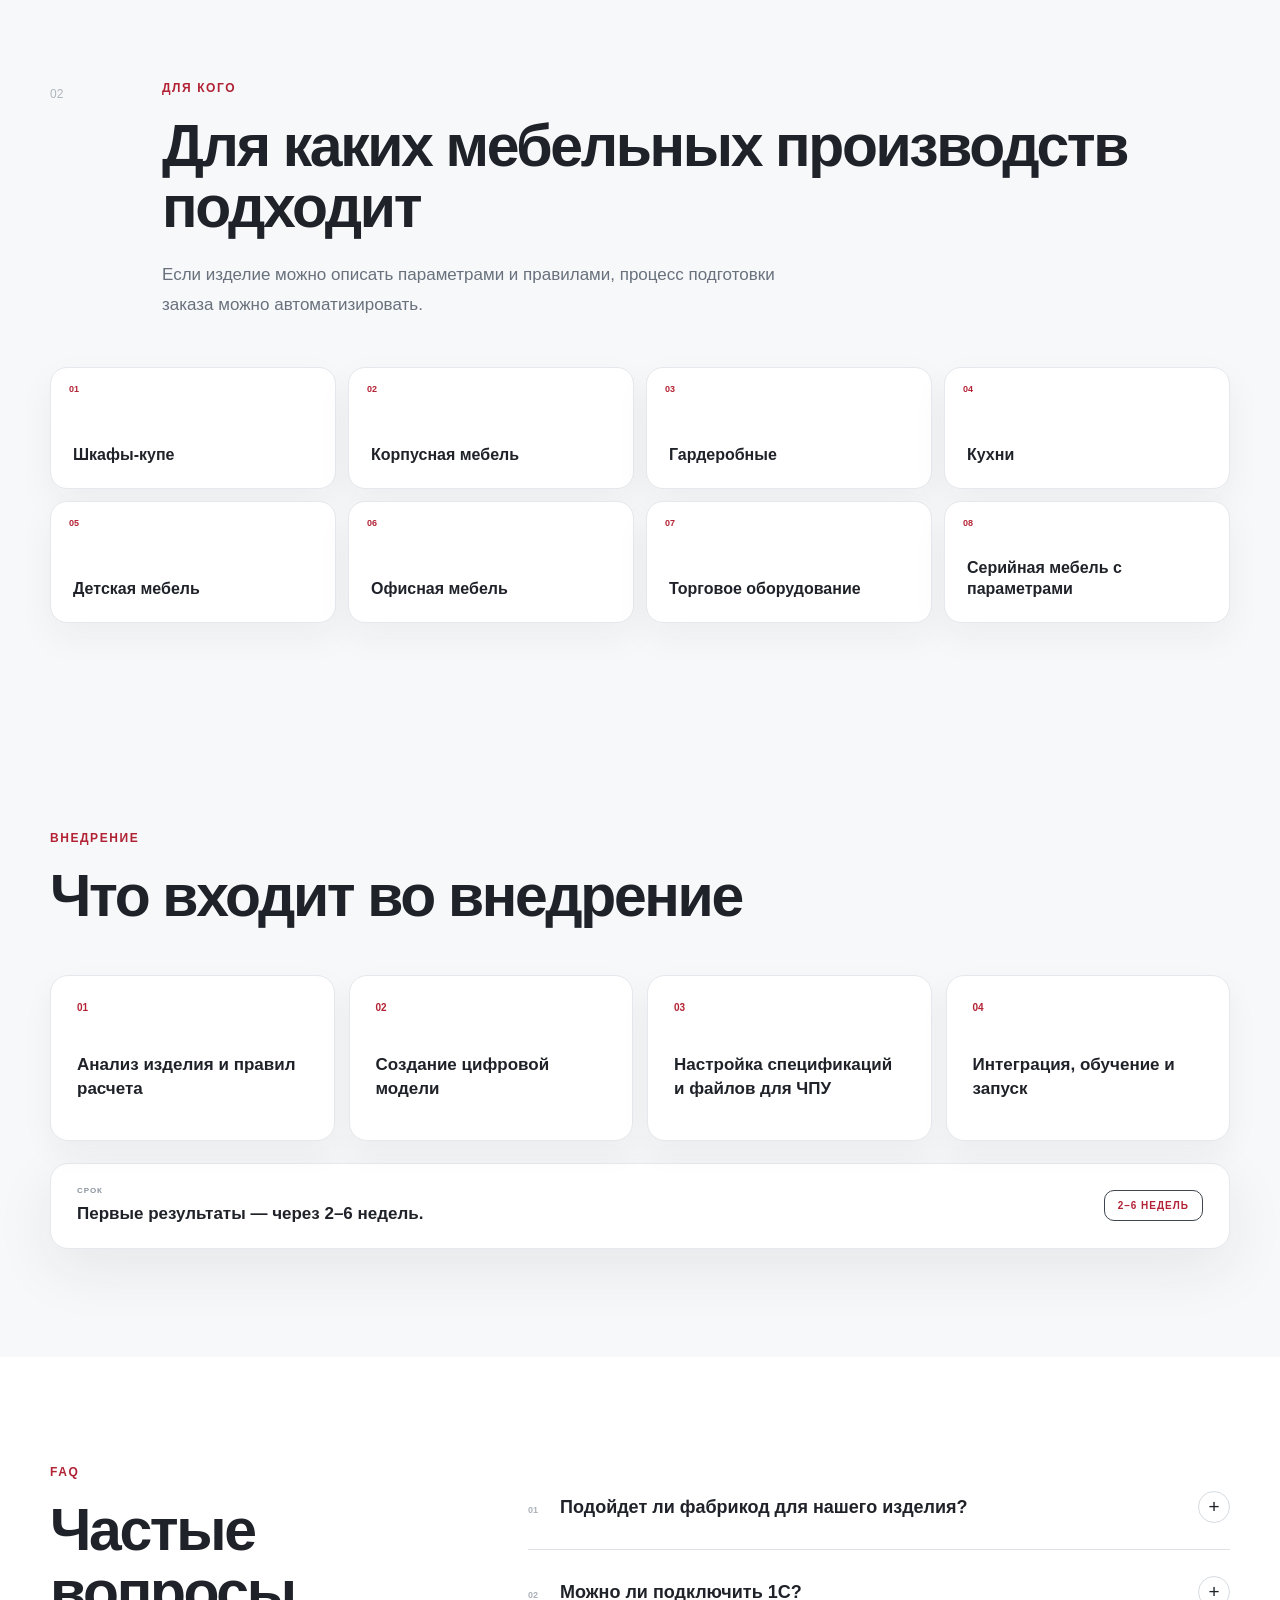
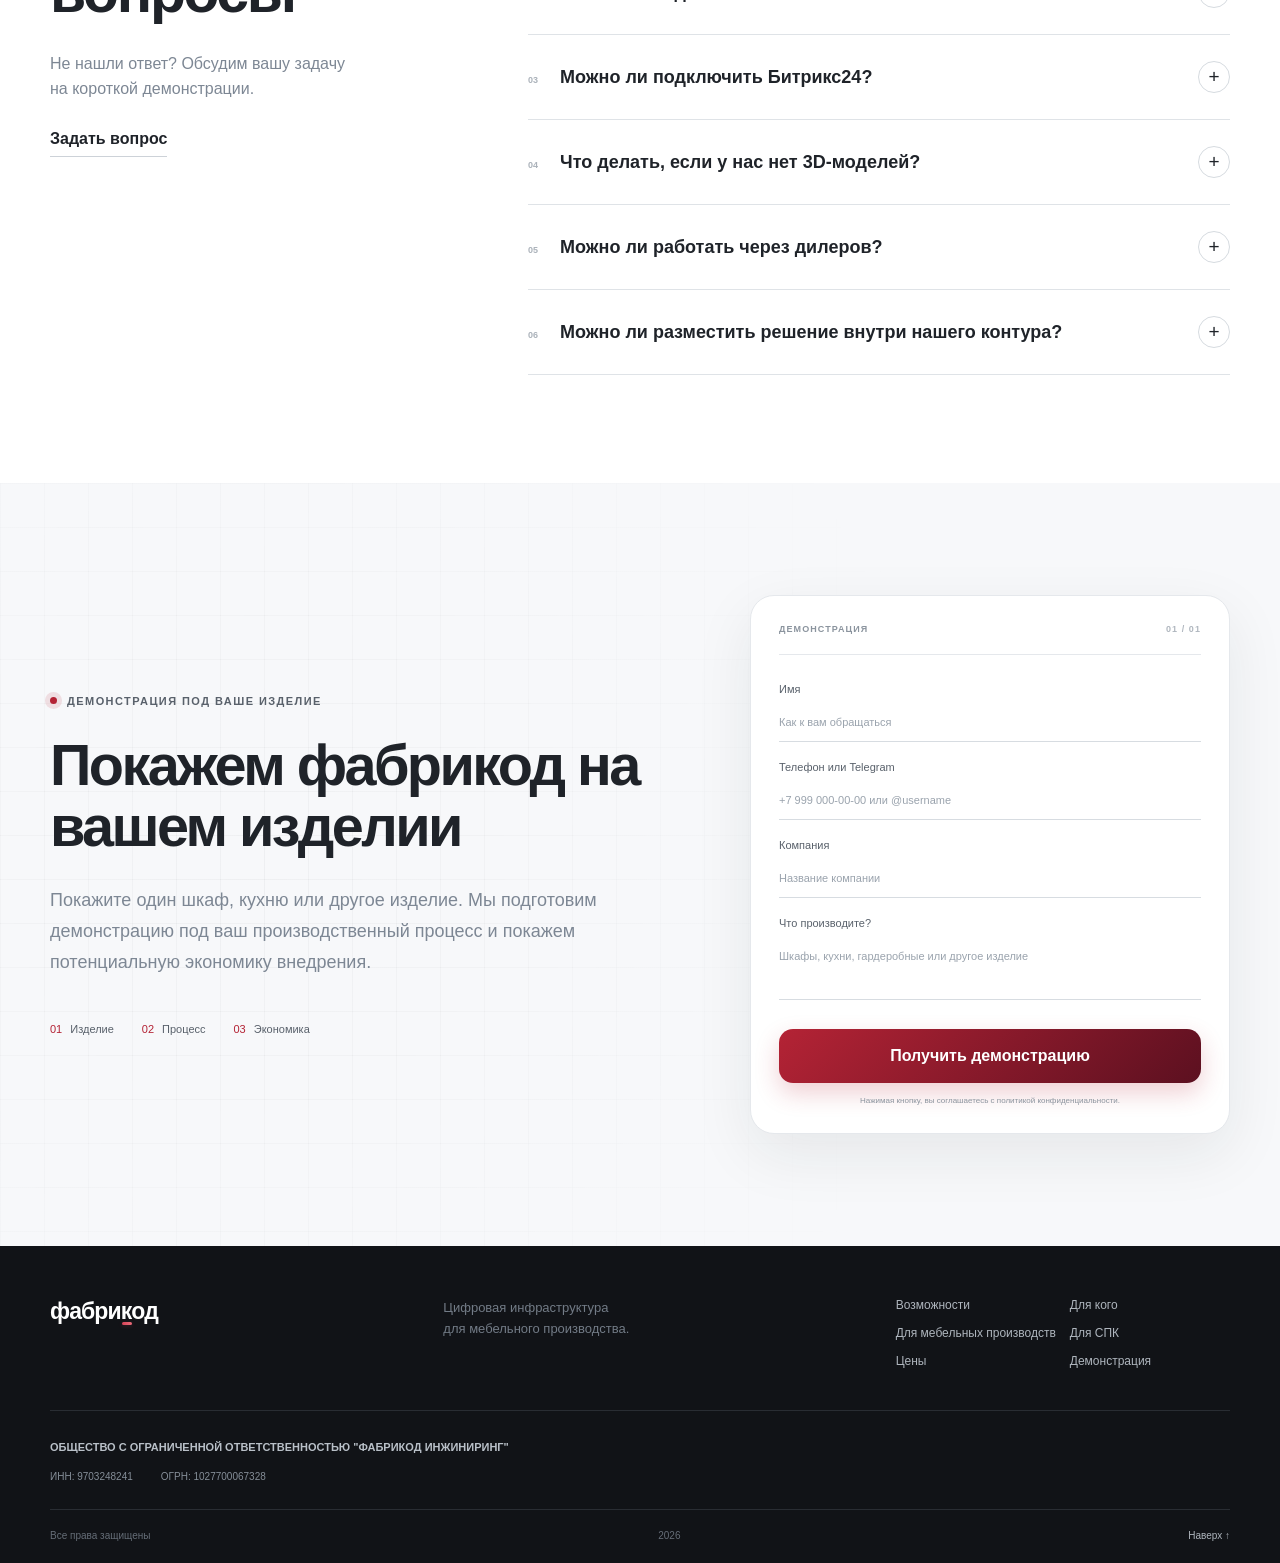
<file: furniture.html>
<!DOCTYPE html>
<html lang="ru">
<head>
  <meta charset="UTF-8">
  <meta name="viewport" content="width=device-width, initial-scale=1.0">
  <meta name="description" content="фабрикод для мебельных производств — автоматизация расчета шкафов, кухонь, гардеробных и подготовки файлов для ЧПУ.">
  <title>фабрикод для мебельных производств</title>
  <link rel="stylesheet" href="styles.css">
  <script src="script.js" defer></script>
</head>
<body class="furniture-page">
  <header class="header">
    <div class="container header__inner">
      <a class="logo" href="index.html" aria-label="фабрикод, на главную">
        <span>фабри<span class="logo__accent">к</span>од</span>
      </a>
      <nav class="nav" id="main-nav" aria-label="Основная навигация">
        <a href="index.html#features">Возможности</a><div class="nav__dropdown"><a class="nav__dropdown-toggle" href="index.html#audience">Отрасли</a><div class="nav__dropdown-menu"><a href="furniture.html">Мебель</a><a href="windows.html">Окна и СПК</a></div></div><a href="index.html#pricing">Цены</a><a href="index.html#blog">Блог</a><a href="index.html#contacts">Контакты</a>
        <div class="nav__auth"><a class="button button--small button--secondary" href="index.html#login">Вход</a><a class="button button--small" href="index.html#registration">Регистрация</a></div>
      </nav>
      <div class="header__actions">
        <a class="button button--small button--secondary" href="#demo">Запросить демонстрацию</a>
        <a class="button button--small button--secondary header__login" href="index.html#login">Вход</a>
        <a class="button button--small" href="index.html#registration">Регистрация</a>
      </div>
      <button class="menu-toggle" type="button" aria-label="Открыть меню" aria-controls="main-nav" aria-expanded="false"><span></span><span></span></button>
    </div>
  </header>

  <main id="top">
    <section class="hero section furniture-hero">
      <div class="hero__glow"></div>
      <div class="container hero__grid">
        <div class="hero__content reveal">
          <div class="eyebrow"><span></span> Отраслевое решение для мебельных фабрик</div>
          <h1><span>Больше мебельных заказов</span> <em>без роста штата</em></h1>
          <p class="hero__lead">фабрикод автоматически считает шкафы, кухни и гардеробные, готовит спецификации и файлы для ЧПУ за минуты.</p>
          <div class="button-row"><a class="button" href="#calculator">Рассчитать экономию</a><a class="button button--secondary" href="#demo">Запросить демо</a></div>
          <div class="furniture-hero__ticks">
            <span>Расчет за минуты</span>
            <span>Автоматическая спецификация</span>
            <span>DXF / NC для станков</span>
            <span>Меньше ручных ошибок</span>
          </div>
        </div>
        <div class="hero-visual furniture-visual reveal reveal--delay">
          <div class="furniture-ui">
            <div class="furniture-ui__bar"><span></span><strong>Конфигуратор шкафа</strong><b>148 500 ₽</b></div>
            <div class="furniture-ui__screen">
              <div class="furniture-ui__model"><div class="furniture-cabinet furniture-cabinet--hero"><span></span><span></span><span></span></div></div>
              <div class="furniture-ui__panel">
                <label>Размер <strong>2400 × 600 × 2600</strong></label>
                <label>Материал <strong>ЛДСП графит</strong></label>
                <label>Фурнитура <strong>Blum</strong></label>
                <div class="furniture-ui__files"><span>SPEC</span><span>DXF</span><span>NC</span></div>
              </div>
            </div>
          </div>
        </div>
      </div>
    </section>

    <section class="section furniture-market">
      <div class="container">
        <div class="furniture-market__panel reveal">
          <div class="furniture-market__copy"><p class="kicker">Новая реальность</p><h2>Рынок давит на прибыль</h2><p>Заявок меньше, конкуренция выше, цена ошибки дороже. Побеждают фабрики, которые быстрее считают и запускают заказ в производство.</p></div>
          <div class="furniture-metrics">
            <div><span>01</span><strong>Спрос снижается</strong></div>
            <div><span>02</span><strong>Маржа падает</strong></div>
            <div><span>03</span><strong>Клиент выбирает быстрее</strong></div>
            <div><span>04</span><strong>Ошибки стоят дороже</strong></div>
          </div>
        </div>
      </div>
    </section>

    <section class="section problems">
      <div class="container">
        <div class="section-title reveal"><p class="kicker">Точки потерь</p><h2>Где мебельные фабрики теряют деньги</h2></div>
        <div class="problem-grid">
          <article class="problem-card reveal"><span>01</span><h3>Медленный расчет</h3><p>Клиент ждет ответ несколько часов или дней.</p></article>
          <article class="problem-card reveal"><span>02</span><h3>Ошибки в заказах</h3><p>Неверные размеры, материалы, фурнитура и комплектация.</p></article>
          <article class="problem-card reveal"><span>03</span><h3>Перегруженные конструкторы</h3><p>Большая часть расчетов не превращается в реальные продажи.</p></article>
          <article class="problem-card reveal"><span>04</span><h3>Зависимость от специалистов</h3><p>Если сотрудник занят, заболел или уволился — процесс останавливается.</p></article>
          <article class="problem-card reveal"><span>05</span><h3>Переделки и рекламации</h3><p>Дополнительные материалы, время и репутационные потери.</p></article>
          <article class="problem-card reveal"><span>06</span><h3>Упущенные заказы</h3><p>Пока менеджер готовит расчет, клиент уходит к конкуренту.</p></article>
        </div>
      </div>
    </section>

    <section class="section cost" id="calculator">
      <div class="container">
        <div class="section-title reveal"><p class="kicker">Калькулятор потерь</p><h2>Сколько денег теряется ежегодно</h2><p>Измените параметры и посмотрите, сколько компания тратит на подготовку заявок, которые не становятся заказами.</p></div>
        <div class="loss-calculator reveal">
          <div class="loss-calculator__data">
            <div class="loss-inputs">
              <div class="dashboard__head"><div><span class="dot"></span> Входные данные</div><small>За месяц</small></div>
              <label>Заявок в месяц <span id="requests-value">100</span><input id="requests" type="range" min="10" max="1000" step="10" value="100"></label>
              <label>Конверсия в заказ <span id="conversion-value">20%</span><input id="conversion" type="range" min="1" max="80" value="20"></label>
              <label>Стоимость несостоявшейся заявки <span id="cost-value">5 000 ₽</span><input id="request-cost" type="range" min="500" max="50000" step="500" value="5000"></label>
            </div>
            <div class="loss-summary">
              <div><span>Заявок в месяц</span><strong id="summary-requests">100</strong></div>
              <div><span>Конверсия в заказ</span><strong id="summary-conversion">20%</strong></div>
              <div><span>Получено заказов</span><strong id="won-orders">20</strong></div>
              <div><span>Заявок без продажи</span><strong id="lost-orders">80</strong></div>
              <div><span>Стоимость несостоявшейся заявки</span><strong id="summary-cost">5 000 ₽</strong></div>
            </div>
          </div>
          <div class="loss-calculator__result">
            <small>ПОТЕРИ НА НЕВЫИГРАННЫХ ЗАЯВКАХ</small>
            <div class="loss-number loss-number--main"><strong id="monthly-cost">400 000 ₽</strong><p>Потери в месяц.</p></div>
            <div class="loss-number"><strong id="yearly-cost">4 800 000 ₽</strong><p>Потери в год.</p></div>
          </div>
        </div>
      </div>
    </section>

    <section class="section solution">
      <div class="container">
        <div class="section-title section-title--center reveal"><p class="kicker">Как работает фабрикод</p><h2>От параметров до ЧПУ — за минуты</h2><p>Менеджер меняет параметры изделия, а система сразу обновляет цену, спецификацию и производственные файлы.</p></div>
        <div class="furniture-process reveal"><span>Параметры</span><i></i><span>Цена</span><i></i><span>Спецификация</span><i></i><span>DXF / NC</span><i></i><span>Производство</span></div>
      </div>
    </section>

    <section class="section cost furniture-after">
      <div class="container">
        <div class="before-after reveal">
          <div class="before-after__heading"><h3>Что меняется после внедрения</h3></div>
          <div class="before-after__table" role="table" aria-label="Сравнение процесса до и после внедрения">
            <div class="before-after__row before-after__row--head" role="row"><strong role="columnheader">Показатель</strong><span role="columnheader">До</span><span role="columnheader">После</span></div>
            <div class="before-after__row" role="row"><strong role="rowheader">Подготовка заказа</strong><span>Несколько часов</span><span>Минуты</span></div>
            <div class="before-after__row" role="row"><strong role="rowheader">Расчеты</strong><span>Вручную</span><span>Автоматически</span></div>
            <div class="before-after__row" role="row"><strong role="rowheader">Ошибки</strong><span>Возможны</span><span>Минимизированы</span></div>
            <div class="before-after__row" role="row"><strong role="rowheader">Зависимость от сотрудников</strong><span>Высокая</span><span>Правила находятся в системе</span></div>
            <div class="before-after__row" role="row"><strong role="rowheader">Пропускная способность</strong><span>Ограничена командой</span><span>До 10 раз выше</span></div>
            <div class="before-after__row" role="row"><strong role="rowheader">Передача в производство</strong><span>Через ручные файлы</span><span>Автоматически</span></div>
          </div>
        </div>
      </div>
    </section>

    <section class="section audience-cards">
      <div class="container">
        <div class="section-heading reveal"><span class="section-number">02</span><div><p class="kicker">Для кого</p><h2>Для каких мебельных производств подходит</h2><p>Если изделие можно описать параметрами и правилами, процесс подготовки заказа можно автоматизировать.</p></div></div>
        <div class="audience-grid">
          <article class="audience-card reveal"><span>01</span><strong>Шкафы-купе</strong></article><article class="audience-card reveal"><span>02</span><strong>Корпусная мебель</strong></article><article class="audience-card reveal"><span>03</span><strong>Гардеробные</strong></article><article class="audience-card reveal"><span>04</span><strong>Кухни</strong></article><article class="audience-card reveal"><span>05</span><strong>Детская мебель</strong></article><article class="audience-card reveal"><span>06</span><strong>Офисная мебель</strong></article><article class="audience-card reveal"><span>07</span><strong>Торговое оборудование</strong></article><article class="audience-card reveal"><span>08</span><strong>Серийная мебель с параметрами</strong></article>
        </div>
      </div>
    </section>

    <section class="section implementation">
      <div class="container">
        <div class="section-title reveal"><p class="kicker">Внедрение</p><h2>Что входит во внедрение</h2></div>
        <div class="timeline furniture-timeline reveal">
          <article><span>01</span><h3>Анализ изделия и правил расчета</h3></article><article><span>02</span><h3>Создание цифровой модели</h3></article><article><span>03</span><h3>Настройка спецификаций и файлов для ЧПУ</h3></article><article><span>04</span><h3>Интеграция, обучение и запуск</h3></article>
        </div>
        <div class="speed-note reveal"><div><small>СРОК</small><strong>Первые результаты — через 2–6 недель.</strong></div><span>2–6 НЕДЕЛЬ</span></div>
      </div>
    </section>

    <section class="section faq" id="faq">
      <div class="container faq__grid">
        <div class="faq__title reveal"><p class="kicker">FAQ</p><h2>Частые<br>вопросы</h2><p>Не нашли ответ? Обсудим вашу задачу на короткой демонстрации.</p><a class="text-link" href="#demo">Задать вопрос</a></div>
        <div class="accordion reveal">
          <article class="accordion__item"><button type="button" aria-expanded="false"><span><i>01</i>Подойдет ли фабрикод для нашего изделия?</span><b>+</b></button><div class="accordion__content"><p>Если изделие можно описать параметрами и правилами, процесс подготовки заказа можно автоматизировать.</p></div></article>
          <article class="accordion__item"><button type="button" aria-expanded="false"><span><i>02</i>Можно ли подключить 1С?</span><b>+</b></button><div class="accordion__content"><p>Да. Возможна интеграция с 1С, CRM, ERP и внутренними системами.</p></div></article>
          <article class="accordion__item"><button type="button" aria-expanded="false"><span><i>03</i>Можно ли подключить Битрикс24?</span><b>+</b></button><div class="accordion__content"><p>Да. Можно передавать заявки, статусы, параметры заказа и данные клиента в CRM.</p></div></article>
          <article class="accordion__item"><button type="button" aria-expanded="false"><span><i>04</i>Что делать, если у нас нет 3D-моделей?</span><b>+</b></button><div class="accordion__content"><p>Для старта достаточно чертежей, спецификаций или примера изделия. Цифровую модель можно подготовить в рамках внедрения.</p></div></article>
          <article class="accordion__item"><button type="button" aria-expanded="false"><span><i>05</i>Можно ли работать через дилеров?</span><b>+</b></button><div class="accordion__content"><p>Да. Можно сделать дилерский кабинет, где партнеры самостоятельно рассчитывают и оформляют заказы по вашим правилам.</p></div></article>
          <article class="accordion__item"><button type="button" aria-expanded="false"><span><i>06</i>Можно ли разместить решение внутри нашего контура?</span><b>+</b></button><div class="accordion__content"><p>Да. Возможны облачный и корпоративный варианты размещения.</p></div></article>
        </div>
      </div>
    </section>

    <section class="section final-cta" id="demo">
      <div class="final-cta__grid-bg"></div>
      <div class="container final-cta__grid">
        <div class="final-cta__copy reveal"><div class="eyebrow eyebrow--light"><span></span> Демонстрация под ваше изделие</div><h2>Покажем фабрикод на вашем изделии</h2><p>Покажите один шкаф, кухню или другое изделие. Мы подготовим демонстрацию под ваш производственный процесс и покажем потенциальную экономику внедрения.</p><div class="demo-points"><span><i>01</i>Изделие</span><span><i>02</i>Процесс</span><span><i>03</i>Экономика</span></div></div>
        <form class="demo-form reveal" id="demo-form">
          <div class="form-head"><span>ДЕМОНСТРАЦИЯ</span><i>01 / 01</i></div>
          <label>Имя<input type="text" name="name" placeholder="Как к вам обращаться" required></label>
          <label>Телефон или Telegram<input type="text" name="contact" placeholder="+7 999 000-00-00 или @username" required></label>
          <label>Компания<input type="text" name="company" placeholder="Название компании"></label>
          <label>Что производите?<textarea name="product" placeholder="Шкафы, кухни, гардеробные или другое изделие" rows="3"></textarea></label>
          <button class="button" type="submit">Получить демонстрацию</button>
          <small>Нажимая кнопку, вы соглашаетесь с политикой конфиденциальности.</small>
          <div class="form-success" role="status"><span>✓</span><strong>Спасибо.</strong><p>Мы свяжемся с вами и подготовим демонстрацию под ваше изделие.</p></div>
        </form>
      </div>
    </section>
  </main>

  <footer class="footer">
    <div class="container footer__top"><a class="logo logo--light" href="#top"><span>фабри<span class="logo__accent">к</span>од</span></a><p>Цифровая инфраструктура<br>для мебельного производства.</p><div class="footer__links"><a href="index.html#features">Возможности</a><a href="index.html#audience">Для кого</a><a href="furniture.html">Для мебельных производств</a><a href="windows.html">Для СПК</a><a href="index.html#pricing">Цены</a><a href="#demo">Демонстрация</a></div></div>
    <div class="container footer__legal"><strong>ОБЩЕСТВО С ОГРАНИЧЕННОЙ ОТВЕТСТВЕННОСТЬЮ "ФАБРИКОД ИНЖИНИРИНГ"</strong><span>ИНН: 9703248241</span><span>ОГРН: 1027700067328</span></div>
    <div class="container footer__bottom"><span>Все права защищены</span><span>2026</span><a href="#top">Наверх ↑</a></div>
  </footer>
</body>
</html>
</file>
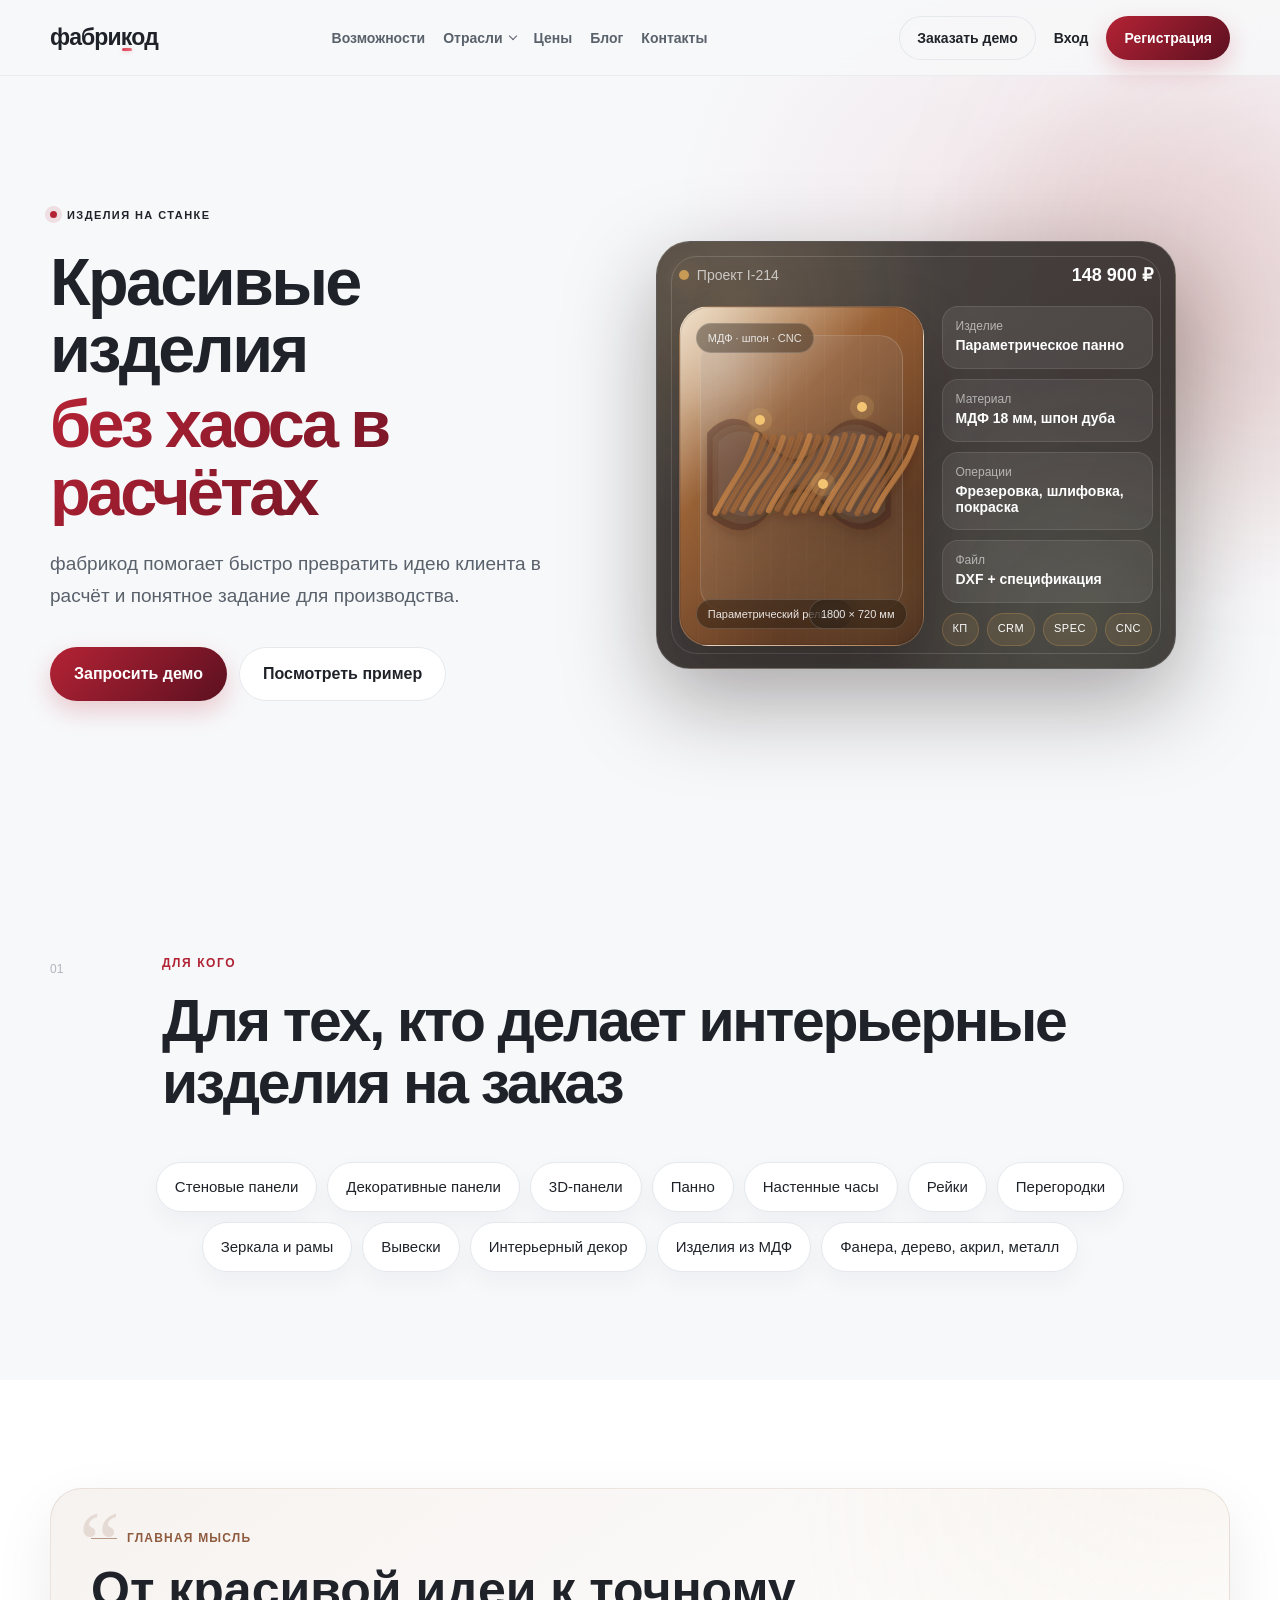
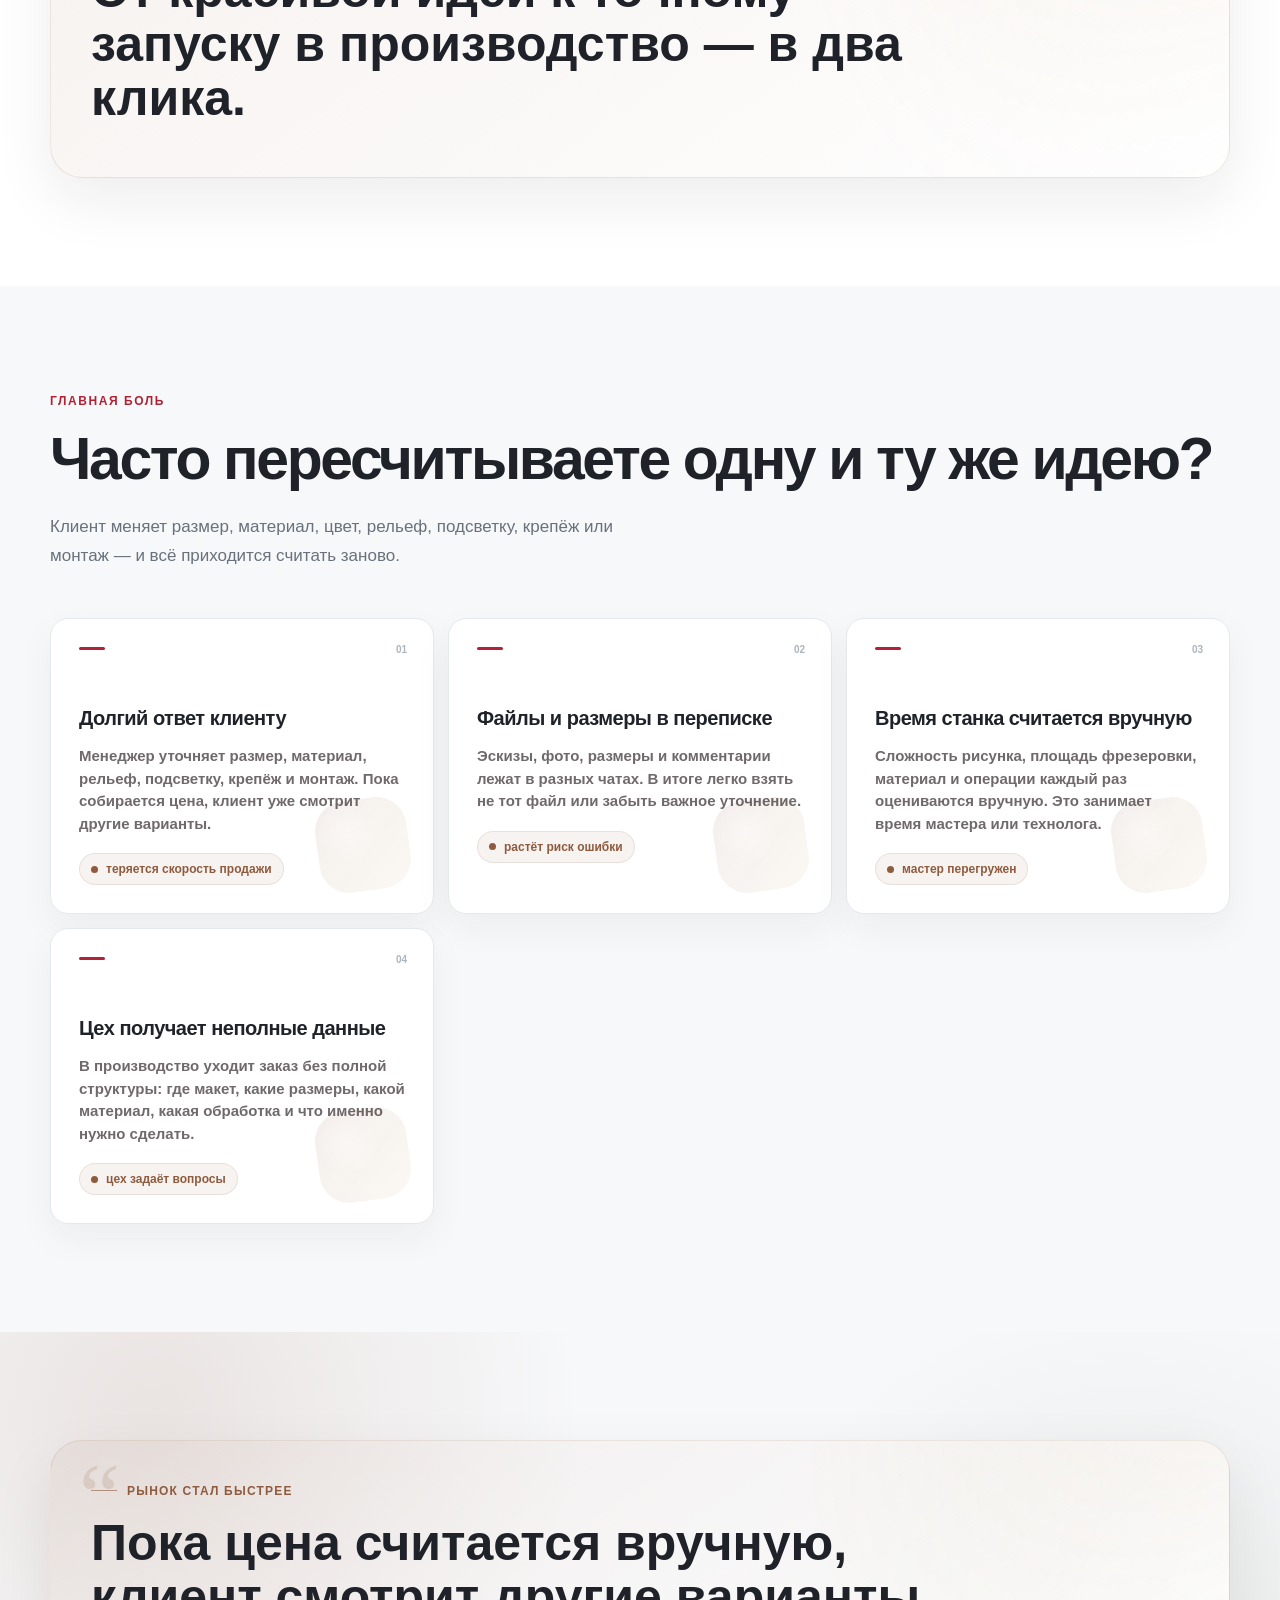
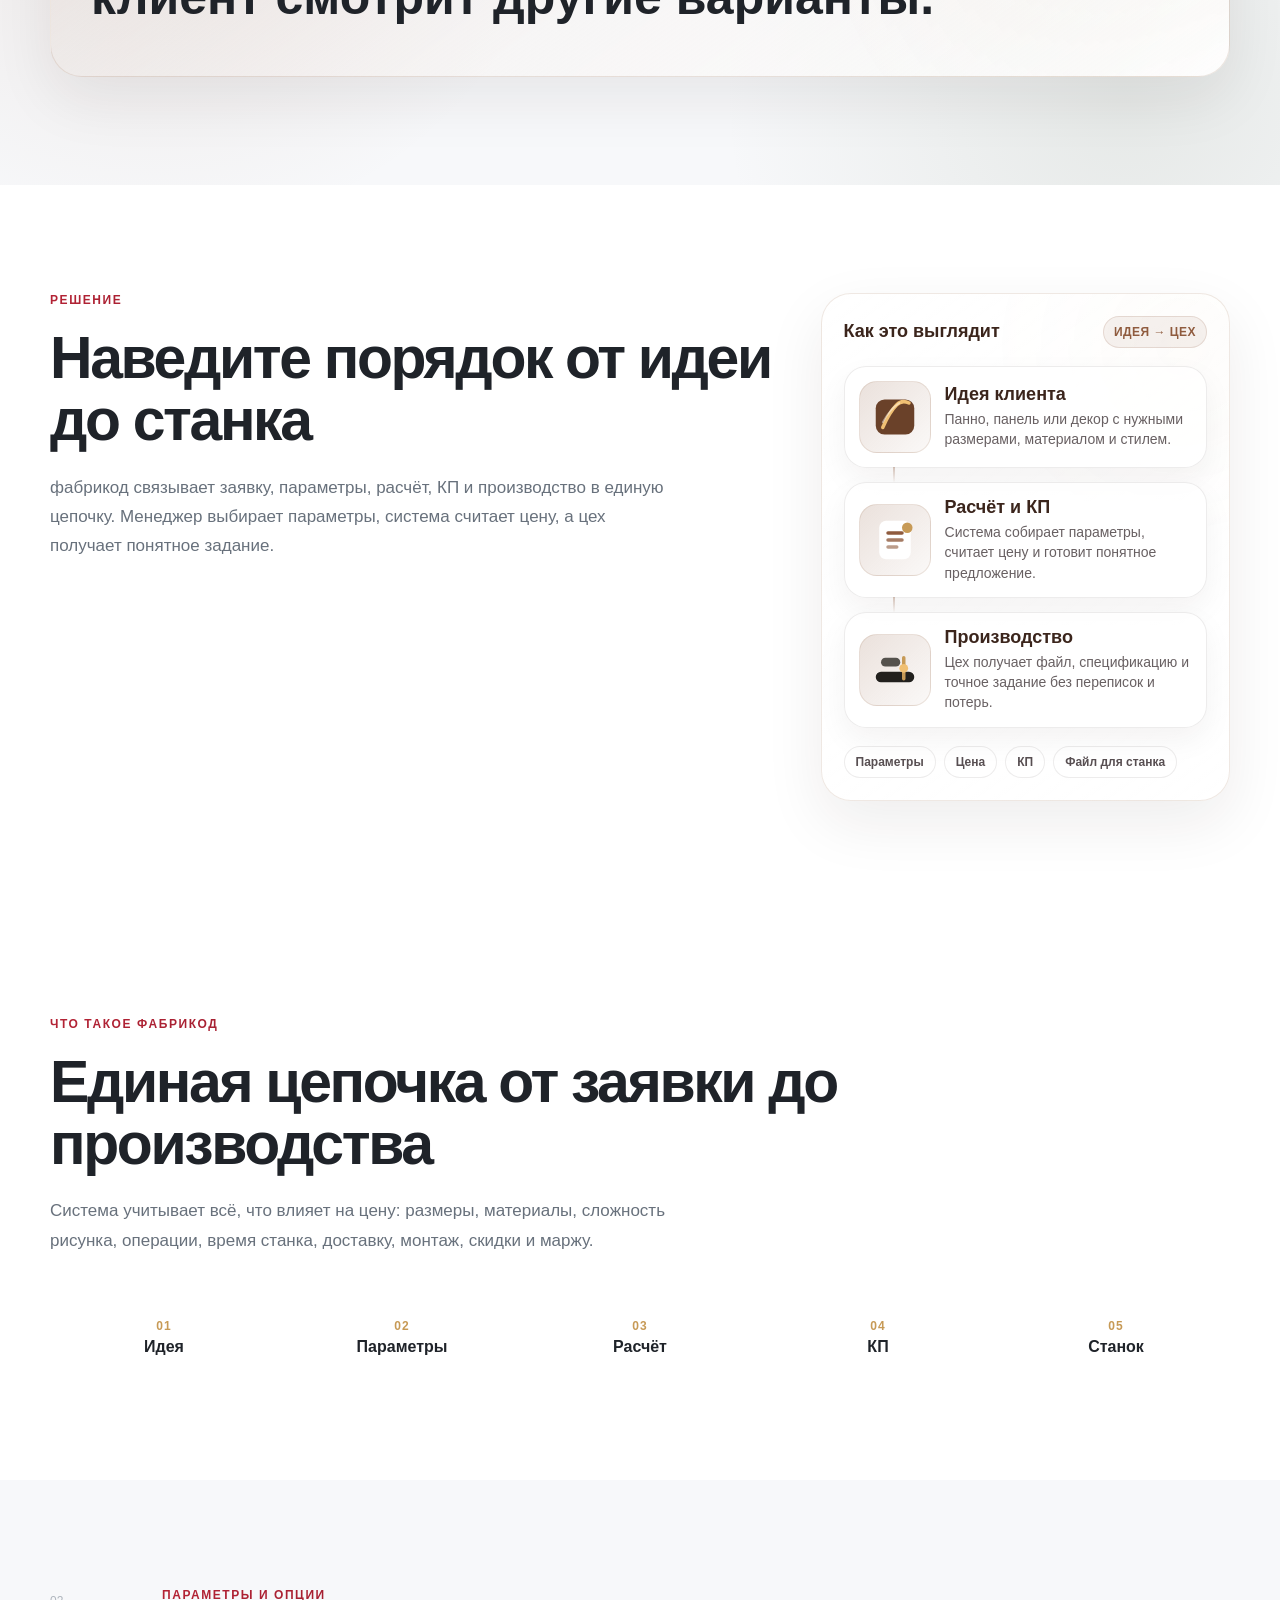
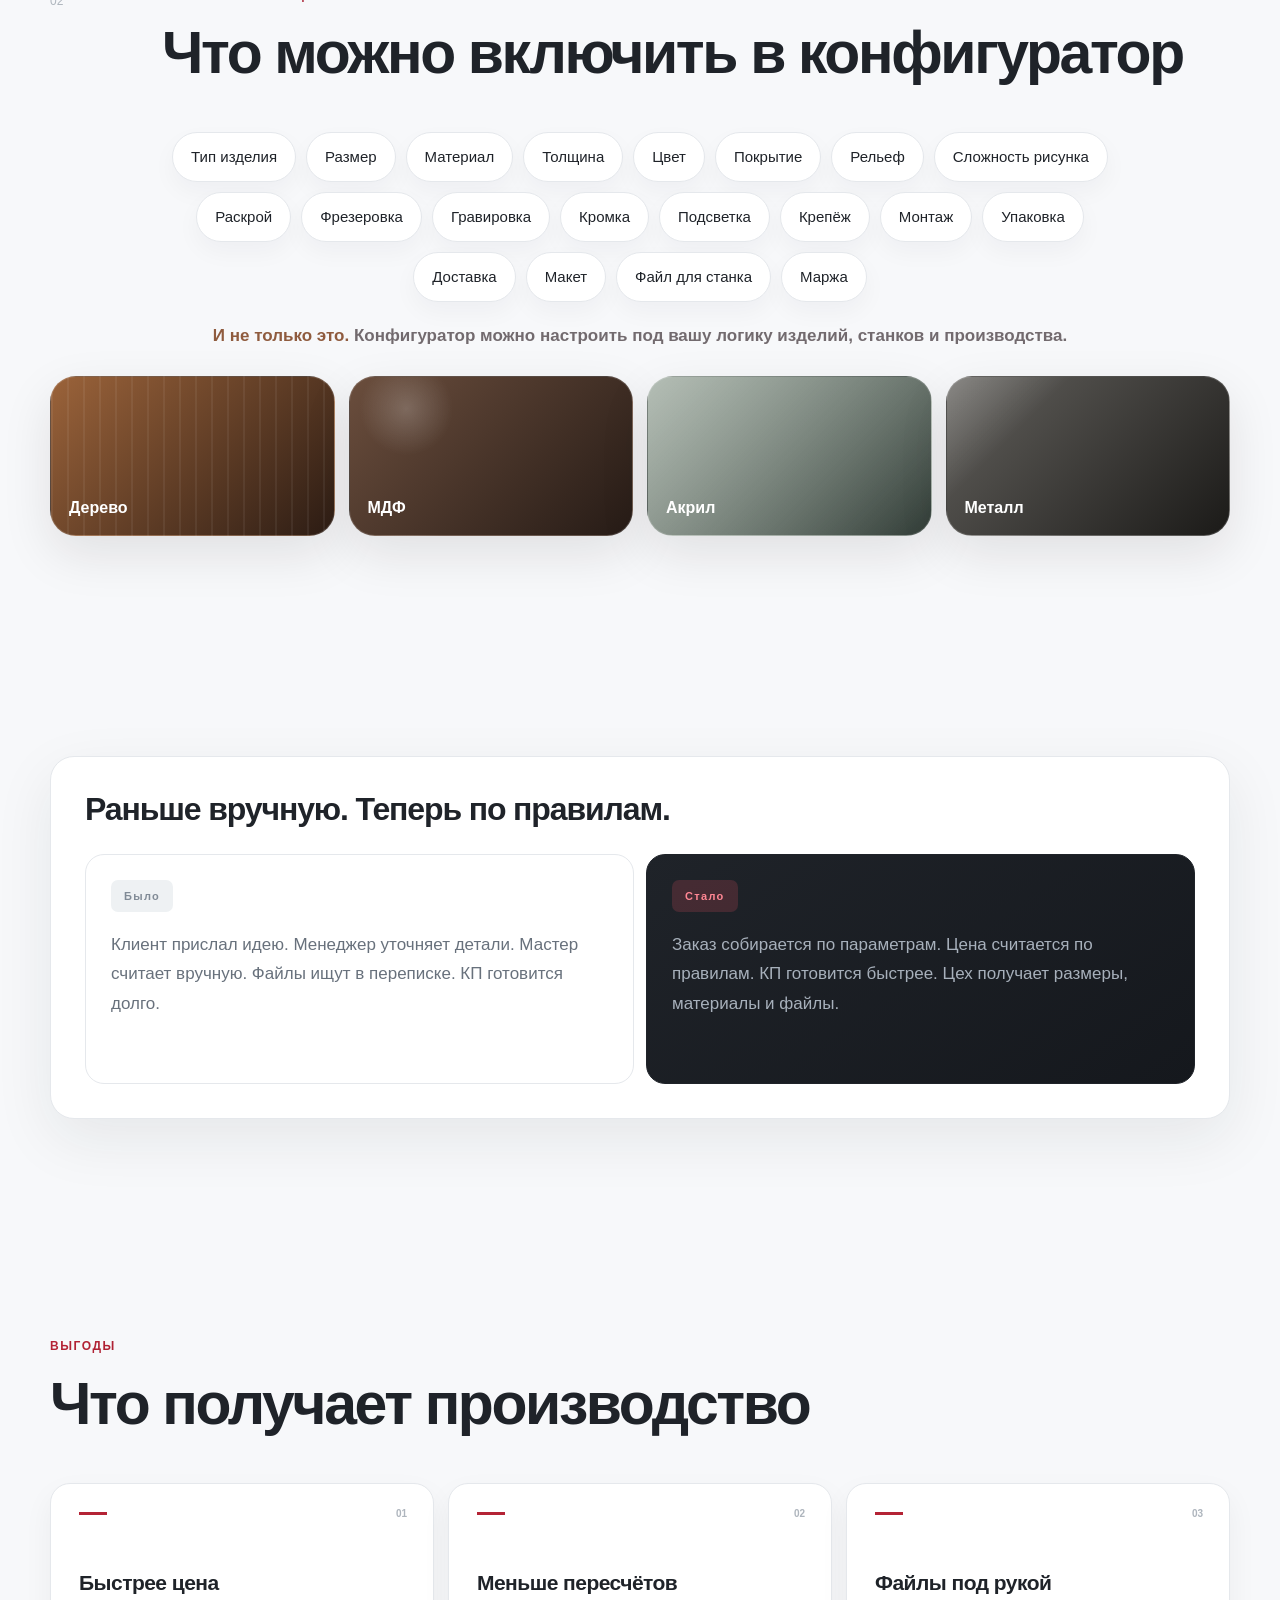
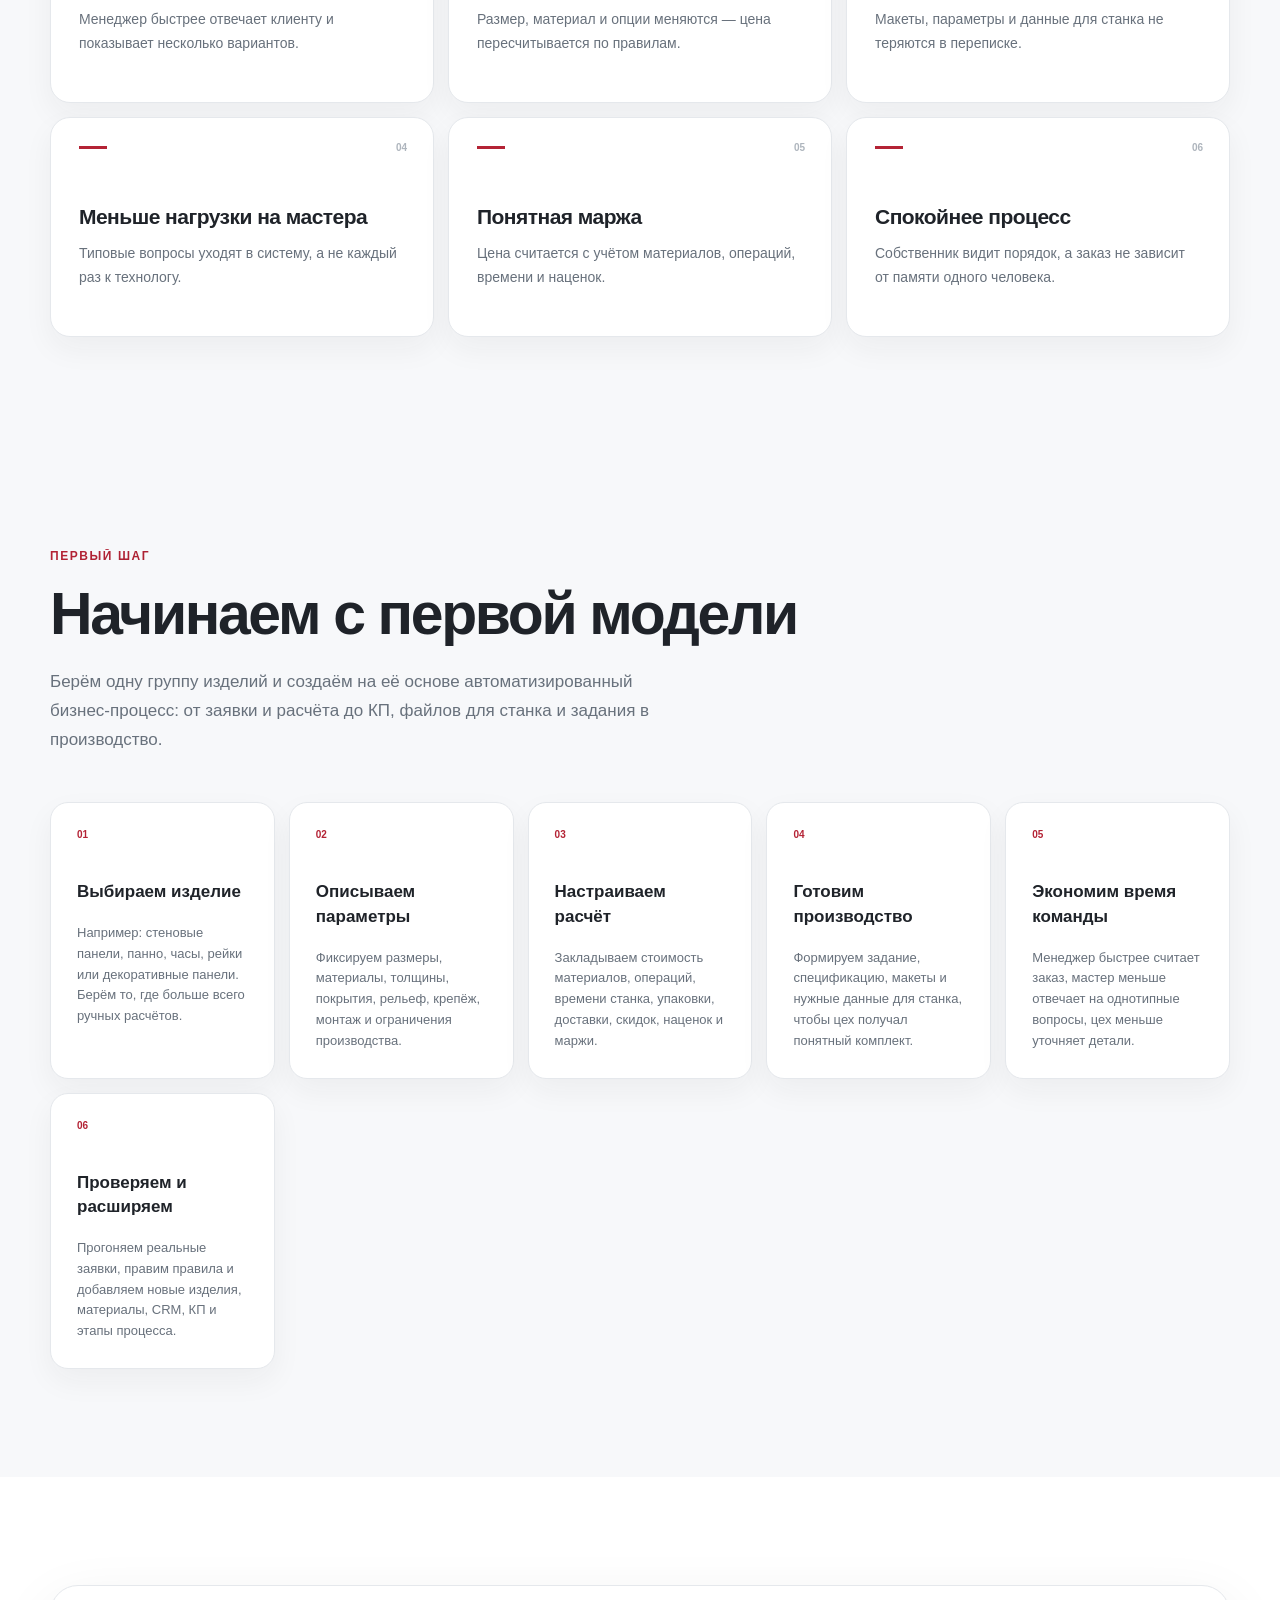
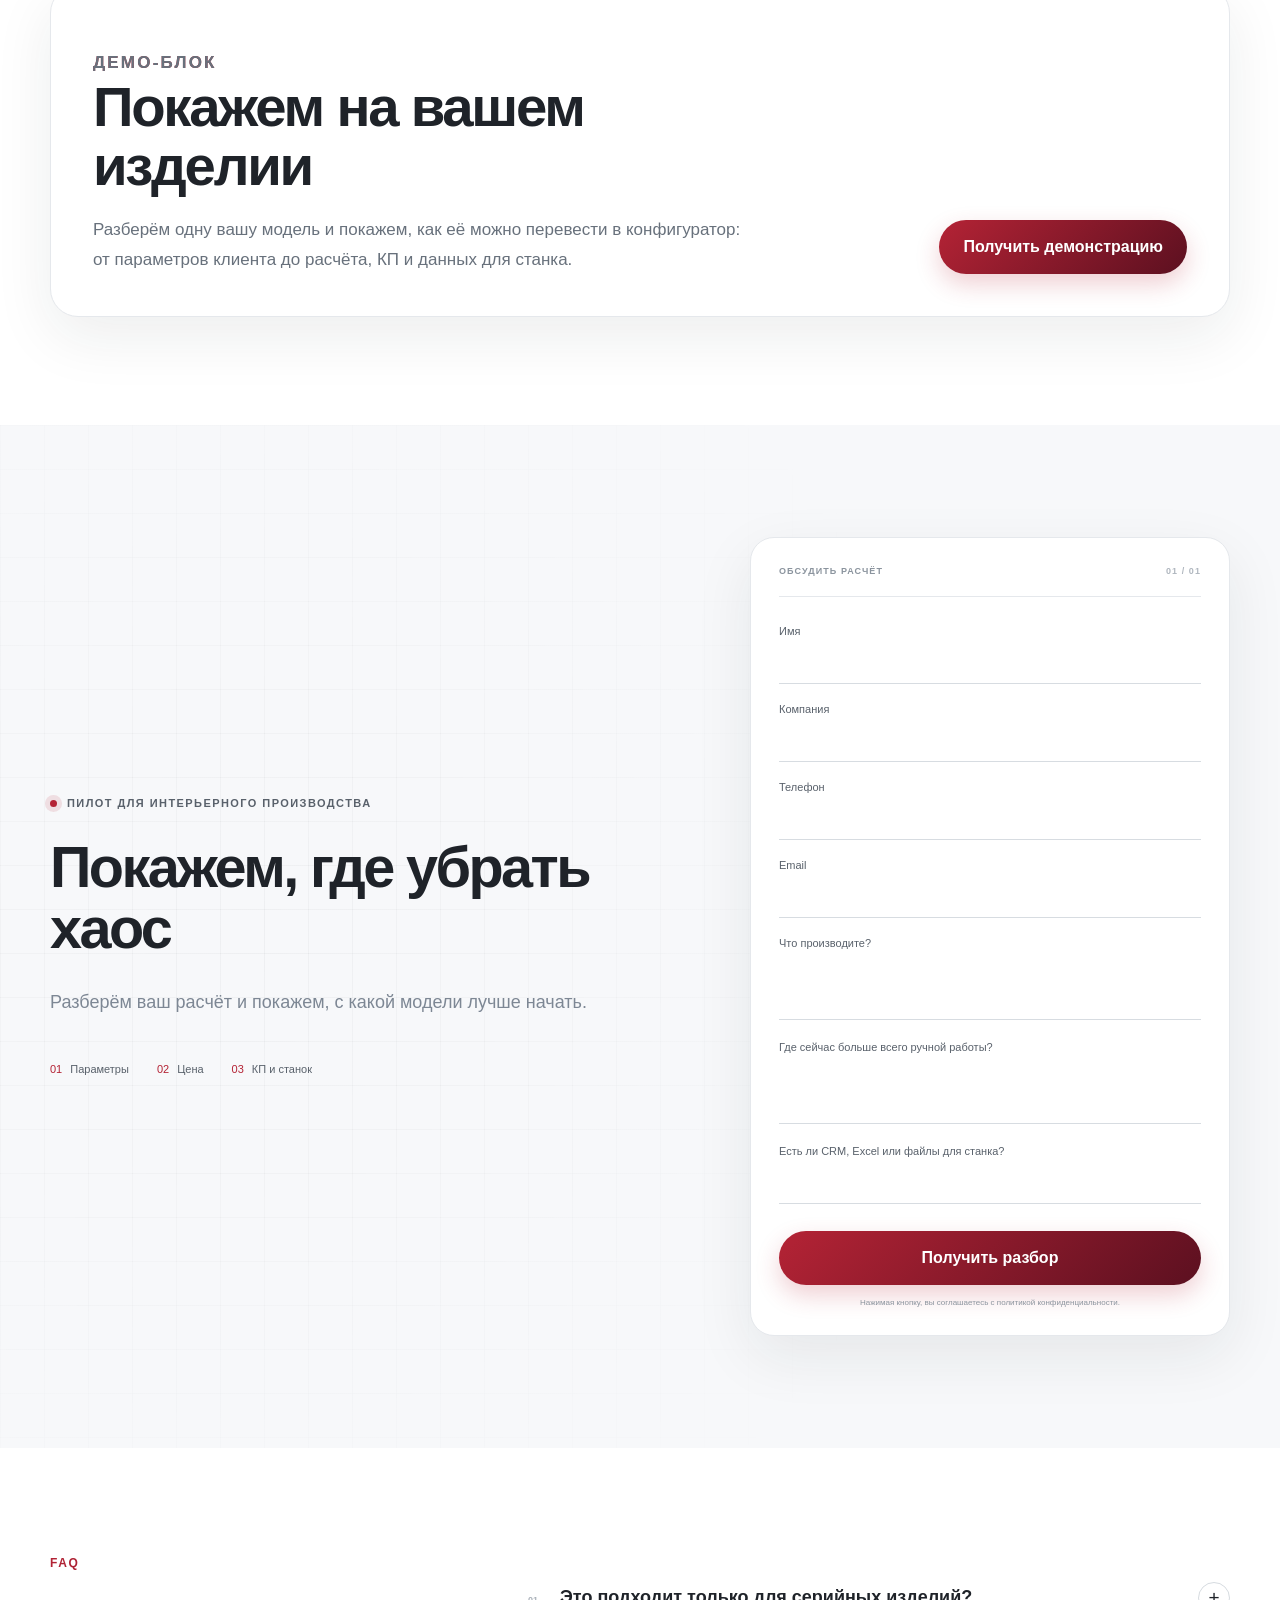
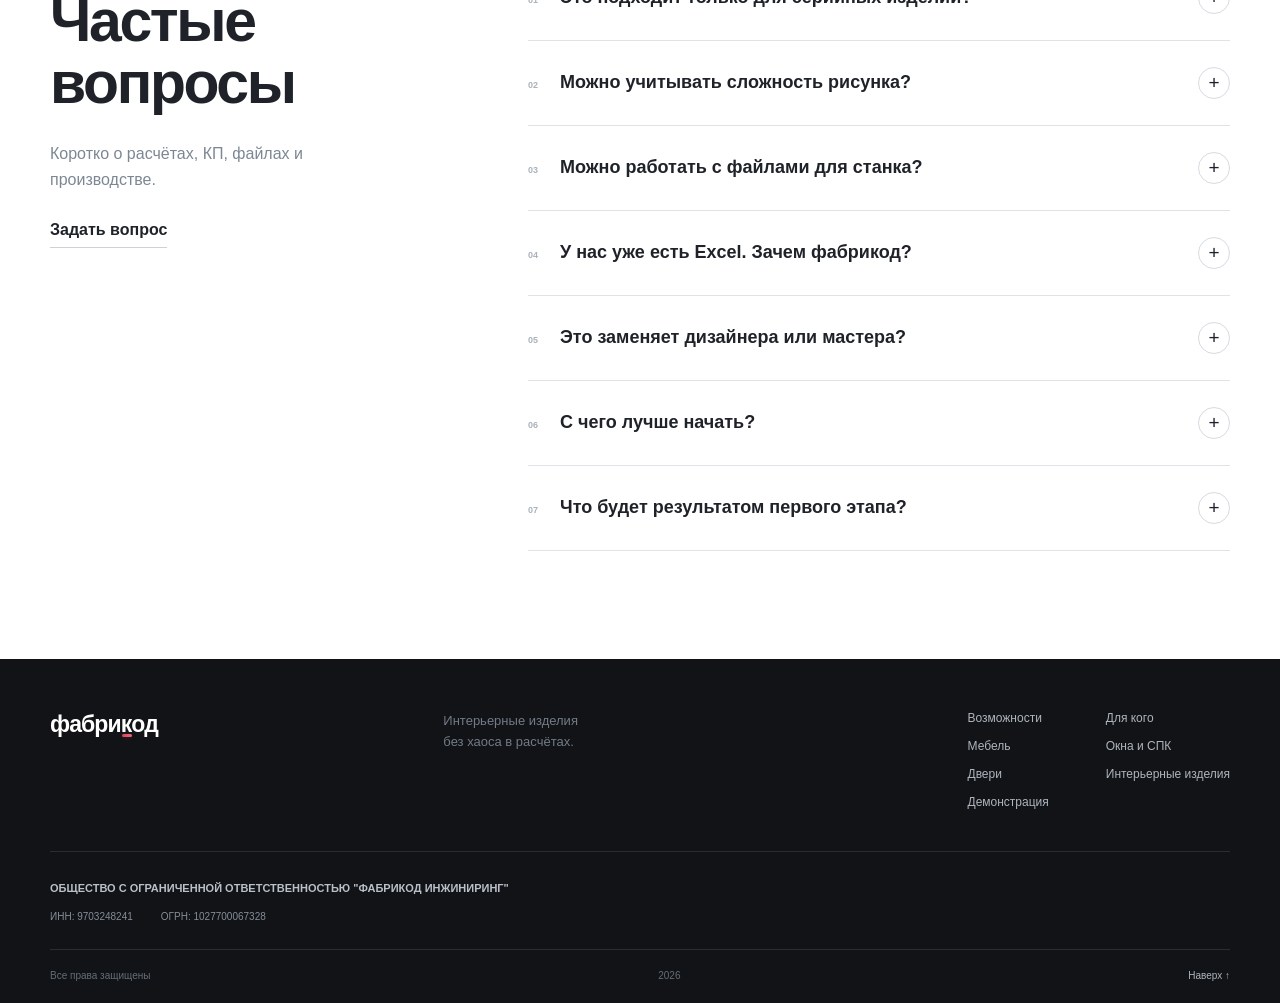
<file: interior.html>
<!DOCTYPE html>
<html lang="ru">
<head>
  <meta charset="UTF-8">
  <meta name="viewport" content="width=device-width, initial-scale=1.0">
  <meta name="description" content="фабрикод помогает производителям интерьерных изделий на заказ быстро считать панели, панно, часы, декор и передавать понятные данные в производство и на станок.">
  <title>Интерьерные изделия на заказ без хаоса в расчётах — фабрикод</title>
  <link rel="stylesheet" href="styles.css">
  <script src="script.js" defer></script>
  <style>
    .interior-page {
      --interior-accent: #8f5b3e;
      --interior-accent-dark: #3b251c;
      --interior-accent-soft: rgba(143, 91, 62, 0.13);
      --interior-sage: #7b8a72;
      --interior-cream: #f5efe6;
      --interior-charcoal: #1f1a17;
      --interior-gold: #c79a56;
    }

    .interior-page .section-title {
      text-align: left;
      align-items: flex-start;
      margin-left: 0;
    }

    .interior-page .section-title p,
    .interior-page .section-title h2,
    .interior-page .section-title .kicker {
      margin-left: 0;
      margin-right: auto;
      text-align: left;
    }

    .interior-hero {
      position: relative;
      overflow: hidden;
      background:
        radial-gradient(circle at 80% 12%, rgba(199,154,86,.24), transparent 36%),
        radial-gradient(circle at 16% 78%, rgba(123,138,114,.2), transparent 34%);
    }

    .interior-hero::before {
      content: "";
      position: absolute;
      inset: 8% -12% auto auto;
      width: 44vw;
      height: 44vw;
      min-width: 360px;
      min-height: 360px;
      border-radius: 50%;
      background: radial-gradient(circle, rgba(143,91,62,.2), rgba(143,91,62,0) 68%);
      pointer-events: none;
    }

    .interior-visual {
      min-height: 540px;
      display: flex;
      align-items: center;
      justify-content: center;
    }

    .interior-studio-card {
      position: relative;
      width: min(520px, 100%);
      padding: 22px;
      border-radius: 34px;
      color: #fff;
      background:
        linear-gradient(145deg, rgba(255,255,255,.12), rgba(255,255,255,.045)),
        radial-gradient(circle at 15% 15%, rgba(199,154,86,.22), transparent 38%),
        radial-gradient(circle at 82% 88%, rgba(123,138,114,.22), transparent 42%),
        rgba(28, 23, 20, .9);
      border: 1px solid rgba(255,255,255,.14);
      box-shadow: 0 32px 90px rgba(28,20,16,.36);
      backdrop-filter: blur(24px);
      overflow: hidden;
    }

    .interior-studio-card::before {
      content: "";
      position: absolute;
      inset: 14px;
      border: 1px solid rgba(255,255,255,.15);
      border-radius: 26px;
      pointer-events: none;
    }

    .interior-studio-card__bar {
      position: relative;
      z-index: 2;
      display: flex;
      justify-content: space-between;
      align-items: center;
      gap: 14px;
      margin-bottom: 20px;
      color: rgba(255,255,255,.68);
      font-size: 14px;
    }

    .interior-studio-card__bar span {
      display: inline-flex;
      align-items: center;
      gap: 8px;
    }

    .interior-studio-card__bar span::before {
      content: "";
      width: 10px;
      height: 10px;
      border-radius: 50%;
      background: var(--interior-gold);
      box-shadow: 0 0 22px rgba(199,154,86,.72);
    }

    .interior-studio-card__bar b {
      color: #fff;
      font-size: 18px;
    }

    .interior-studio-card__body {
      position: relative;
      z-index: 2;
      display: grid;
      grid-template-columns: 1.1fr .95fr;
      gap: 18px;
      align-items: stretch;
    }

    .interior-product-wall {
      min-height: 330px;
      display: grid;
      grid-template-columns: 1.1fr .9fr;
      grid-template-rows: .85fr 1.15fr;
      gap: 12px;
    }

    .interior-hero-gallery {
      position: relative;
      min-height: 340px;
      border-radius: 30px;
      overflow: hidden;
      border: 1px solid rgba(255,255,255,.15);
      background:
        linear-gradient(180deg, rgba(20,14,10,.05), rgba(20,14,10,.38)),
        url('[data-uri]') center / cover no-repeat;
      box-shadow:
        inset 0 0 0 1px rgba(0,0,0,.10),
        0 26px 60px rgba(20,14,10,.28);
    }

    .interior-hero-gallery::after {
      content: "";
      position: absolute;
      inset: 0;
      background:
        linear-gradient(90deg, rgba(24,18,14,.46), transparent 42%),
        linear-gradient(180deg, transparent 46%, rgba(24,18,14,.48));
      pointer-events: none;
    }

    .interior-hero-gallery__tag {
      position: absolute;
      left: 16px;
      bottom: 16px;
      z-index: 2;
      padding: 9px 12px;
      border-radius: 999px;
      background: rgba(0,0,0,.36);
      border: 1px solid rgba(255,255,255,.16);
      color: rgba(255,255,255,.88);
      font-size: 11px;
      backdrop-filter: blur(12px);
    }

    .interior-hero-gallery__note {
      position: absolute;
      right: 16px;
      top: 16px;
      z-index: 2;
      max-width: 170px;
      padding: 12px 13px;
      border-radius: 18px;
      background: rgba(255,255,255,.82);
      color: rgba(32,20,24,.78);
      font-size: 12px;
      line-height: 1.35;
      box-shadow: 0 16px 34px rgba(20,14,10,.16);
      backdrop-filter: blur(14px);
    }


    .interior-sample {
      position: relative;
      border-radius: 24px;
      border: 1px solid rgba(255,255,255,.14);
      overflow: hidden;
      box-shadow: inset 0 0 0 1px rgba(0,0,0,.12);
    }

    .interior-sample--panel {
      grid-row: span 2;
      background:
        linear-gradient(135deg, rgba(255,255,255,.08), transparent 28%),
        repeating-linear-gradient(90deg, rgba(255,255,255,.08) 0 2px, transparent 2px 20px),
        linear-gradient(180deg, #8b5a38, #352017);
    }

    .interior-sample--clock {
      background:
        radial-gradient(circle, rgba(255,255,255,.08) 0 42%, transparent 43%),
        conic-gradient(from 18deg, #9b6a3f, #3d271d, #c09655, #5c3828, #9b6a3f);
    }

    .interior-sample--art {
      background:
        radial-gradient(circle at 22% 32%, rgba(199,154,86,.65), transparent 18%),
        radial-gradient(circle at 70% 68%, rgba(123,138,114,.58), transparent 24%),
        linear-gradient(135deg, #2b211c, #6f4730);
    }

    .interior-sample--panel::after {
      content: "1200 × 2400";
      position: absolute;
      left: 14px;
      bottom: 14px;
      padding: 7px 10px;
      border-radius: 999px;
      background: rgba(0,0,0,.28);
      color: rgba(255,255,255,.78);
      font-size: 11px;
    }

    .interior-sample--clock::before {
      content: "";
      position: absolute;
      inset: 26px;
      border-radius: 50%;
      border: 1px solid rgba(255,255,255,.35);
    }

    .interior-sample--clock::after {
      content: "Ø 700";
      position: absolute;
      left: 12px;
      bottom: 12px;
      padding: 7px 10px;
      border-radius: 999px;
      background: rgba(0,0,0,.28);
      color: rgba(255,255,255,.78);
      font-size: 11px;
    }

    .interior-sample--art::after {
      content: "CNC relief";
      position: absolute;
      left: 12px;
      bottom: 12px;
      padding: 7px 10px;
      border-radius: 999px;
      background: rgba(0,0,0,.28);
      color: rgba(255,255,255,.78);
      font-size: 11px;
    }

    .parametric-panel {
      position: relative;
      min-height: 340px;
      border-radius: 30px;
      overflow: hidden;
      border: 1px solid rgba(255,255,255,.15);
      background:
        radial-gradient(circle at 18% 18%, rgba(255,255,255,.14), transparent 18%),
        radial-gradient(circle at 82% 86%, rgba(199,154,86,.22), transparent 30%),
        linear-gradient(135deg, #f0dfc6 0%, #9d6539 36%, #4a2f21 100%);
      box-shadow:
        inset 0 0 0 1px rgba(0,0,0,.12),
        0 26px 60px rgba(20,14,10,.28);
      isolation: isolate;
    }

    .parametric-panel::before {
      content: "";
      position: absolute;
      inset: 0;
      background:
        linear-gradient(120deg, rgba(255,255,255,.28), transparent 26%, rgba(0,0,0,.18) 72%),
        repeating-linear-gradient(90deg, rgba(255,255,255,.07) 0 1px, transparent 1px 18px);
      mix-blend-mode: soft-light;
      z-index: 1;
      pointer-events: none;
    }

    .parametric-panel svg {
      position: absolute;
      inset: 0;
      width: 100%;
      height: 100%;
      z-index: 2;
      filter: drop-shadow(0 18px 26px rgba(30,18,12,.22));
    }

    .parametric-panel__plate {
      position: absolute;
      inset: 28px 20px 34px 20px;
      border-radius: 24px;
      background:
        linear-gradient(135deg, rgba(255,255,255,.15), rgba(255,255,255,.04)),
        rgba(68,42,28,.12);
      border: 1px solid rgba(255,255,255,.16);
      z-index: 0;
    }

    .parametric-panel__tag,
    .parametric-panel__size,
    .parametric-panel__material {
      position: absolute;
      z-index: 3;
      padding: 8px 11px;
      border-radius: 999px;
      background: rgba(20,14,10,.38);
      border: 1px solid rgba(255,255,255,.16);
      color: rgba(255,255,255,.88);
      font-size: 11px;
      backdrop-filter: blur(12px);
    }

    .parametric-panel__tag {
      left: 16px;
      bottom: 16px;
    }

    .parametric-panel__size {
      right: 16px;
      bottom: 16px;
    }

    .parametric-panel__material {
      left: 16px;
      top: 16px;
      color: rgba(255,255,255,.82);
    }

    .parametric-panel__pin {
      position: absolute;
      z-index: 4;
      width: 10px;
      height: 10px;
      border-radius: 50%;
      background: #f3c573;
      box-shadow: 0 0 0 7px rgba(243,197,115,.13), 0 0 24px rgba(243,197,115,.7);
    }

    .parametric-panel__pin--a { left: 31%; top: 32%; }
    .parametric-panel__pin--b { left: 57%; top: 51%; }
    .parametric-panel__pin--c { left: 73%; top: 28%; }


    .interior-options {
      display: grid;
      gap: 10px;
    }

    .interior-options label {
      display: block;
      padding: 12px 13px;
      border-radius: 16px;
      background: rgba(255,255,255,.07);
      border: 1px solid rgba(255,255,255,.1);
      color: rgba(255,255,255,.58);
      font-size: 12px;
    }

    .interior-options strong {
      display: block;
      margin-top: 4px;
      color: #fff;
      font-size: 14px;
      font-weight: 650;
    }

    .interior-files {
      display: flex;
      gap: 8px;
      flex-wrap: wrap;
    }

    .interior-files span {
      padding: 8px 10px;
      border-radius: 999px;
      background: rgba(199,154,86,.14);
      border: 1px solid rgba(199,154,86,.32);
      color: #fff;
      font-size: 11px;
      letter-spacing: .04em;
    }

    .interior-quote {
      position: relative;
      padding: 36px 40px;
      border-radius: 32px;
      background:
        linear-gradient(145deg, rgba(143,91,62,.08), rgba(255,255,255,.93)),
        radial-gradient(circle at 100% 0%, rgba(199,154,86,.18), transparent 36%);
      border: 1px solid rgba(143,91,62,.14);
      box-shadow: 0 22px 60px rgba(32,20,24,.08);
      overflow: hidden;
    }

    .interior-quote::before {
      content: "“";
      position: absolute;
      left: 28px;
      top: 8px;
      font-size: 92px;
      line-height: 1;
      color: rgba(143,91,62,.16);
      font-family: Georgia, serif;
    }

    .interior-quote__kicker {
      display: inline-flex;
      align-items: center;
      gap: 10px;
      margin-bottom: 18px;
      color: var(--interior-accent);
      font-size: 12px;
      font-weight: 700;
      letter-spacing: .1em;
      text-transform: uppercase;
    }

    .interior-quote__kicker::before {
      content: "";
      width: 26px;
      height: 1px;
      background: currentColor;
      opacity: .6;
    }

    .interior-quote blockquote {
      margin: 0;
      padding: 0;
    }

    .interior-quote h2 {
      max-width: 860px;
      margin: 0;
      font-size: clamp(30px, 4vw, 50px);
      line-height: 1.08;
    }

    .interior-quote p {
      max-width: 760px;
      margin: 16px 0 0;
      font-size: 18px;
      line-height: 1.55;
      color: rgba(32,20,24,.72);
    }

    .interior-badge-grid {
      display: grid;
      grid-template-columns: repeat(4, minmax(0, 1fr));
      gap: 12px;
    }

    .interior-badge-grid span {
      display: flex;
      min-height: 82px;
      align-items: center;
      padding: 16px;
      border-radius: 22px;
      background: rgba(143,91,62,.08);
      border: 1px solid rgba(143,91,62,.16);
      font-weight: 650;
    }

    .interior-process {
      display: grid;
      grid-template-columns: repeat(5, minmax(0, 1fr));
      gap: 10px;
      margin-top: 22px;
    }

    .interior-process span {
      padding: 15px 12px;
      border-radius: 18px;
      background: rgba(255,255,255,.06);
      border: 1px solid rgba(255,255,255,.1);
      text-align: center;
      font-weight: 700;
    }

    .interior-process b {
      display: block;
      margin-bottom: 5px;
      color: var(--interior-gold);
      font-size: 12px;
      letter-spacing: .08em;
      text-transform: uppercase;
    }

    .interior-more-note {
      margin: 22px auto 0;
      text-align: center;
      color: rgba(32,20,24,.62);
      font-size: 17px;
      line-height: 1.45;
      font-weight: 650;
    }

    .interior-more-note strong {
      color: var(--interior-accent);
      font-weight: 800;
    }

    .interior-material-grid {
      display: grid;
      grid-template-columns: repeat(4, minmax(0, 1fr));
      gap: 14px;
      margin-top: 28px;
    }

    .interior-material {
      min-height: 160px;
      border-radius: 26px;
      padding: 18px;
      display: flex;
      align-items: flex-end;
      color: #fff;
      font-weight: 750;
      border: 1px solid rgba(255,255,255,.16);
      overflow: hidden;
      box-shadow: 0 18px 50px rgba(30,20,16,.1);
    }

    .interior-material--wood {
      background:
        repeating-linear-gradient(90deg, rgba(255,255,255,.06) 0 2px, transparent 2px 16px),
        linear-gradient(135deg, #9b633a, #2c1c14);
    }

    .interior-material--mdf {
      background:
        radial-gradient(circle at 20% 20%, rgba(255,255,255,.2), transparent 18%),
        linear-gradient(135deg, #6b4e3d, #261b16);
    }

    .interior-material--acryl {
      background:
        linear-gradient(135deg, rgba(255,255,255,.46), rgba(255,255,255,.08)),
        linear-gradient(135deg, #758777, #1f2b25);
    }

    .interior-material--metal {
      background:
        linear-gradient(135deg, rgba(255,255,255,.25), transparent 28%),
        linear-gradient(135deg, #63615d, #1b1a18);
    }

    .interior-soft-bg {
      background:
        radial-gradient(circle at 12% 18%, rgba(143,91,62,.13), transparent 36%),
        radial-gradient(circle at 88% 80%, rgba(123,138,114,.14), transparent 34%);
    }

    .interior-page .problem-card {
      position: relative;
      overflow: hidden;
      min-height: 230px;
      display: flex;
      flex-direction: column;
      justify-content: flex-start;
    }

    .interior-page .problem-card::after {
      content: "";
      position: absolute;
      right: 24px;
      bottom: 22px;
      width: 92px;
      height: 92px;
      border-radius: 30px;
      background:
        radial-gradient(circle at 35% 35%, rgba(255,255,255,.38), transparent 34%),
        linear-gradient(135deg, rgba(143,91,62,.12), rgba(199,154,86,.08));
      opacity: .8;
      transform: rotate(-8deg);
      pointer-events: none;
    }

    .interior-page .problem-card h3 {
      position: relative;
      z-index: 2;
      max-width: 380px;
      margin-bottom: 14px;
    }

    .interior-page .problem-card p {
      position: relative;
      z-index: 2;
      max-width: 420px;
      margin: 0;
      color: rgba(32,20,24,.64);
      font-size: 15px;
      line-height: 1.5;
      font-weight: 550;
    }

    .interior-page .problem-card__tag {
      position: relative;
      z-index: 2;
      display: inline-flex;
      align-items: center;
      gap: 8px;
      width: fit-content;
      margin-top: 18px;
      padding: 8px 11px;
      border-radius: 999px;
      background: rgba(143,91,62,.07);
      border: 1px solid rgba(143,91,62,.12);
      color: var(--interior-accent);
      font-size: 12px;
      font-weight: 750;
    }

    .interior-page .problem-card__tag::before {
      content: "";
      width: 7px;
      height: 7px;
      border-radius: 50%;
      background: currentColor;
    }


    .interior-solution-card {
      position: relative;
      padding: 22px;
      border-radius: 30px;
      background:
        linear-gradient(145deg, rgba(255,255,255,.9), rgba(255,255,255,.7)),
        radial-gradient(circle at 88% 10%, rgba(199,154,86,.14), transparent 34%);
      border: 1px solid rgba(143,91,62,.14);
      box-shadow: 0 22px 60px rgba(32,20,24,.08);
      overflow: hidden;
      min-height: 360px;
    }

    .interior-solution-card__top {
      display: flex;
      align-items: center;
      justify-content: space-between;
      gap: 12px;
      margin-bottom: 18px;
    }

    .interior-solution-card__top strong {
      font-size: 18px;
      color: var(--interior-accent-dark);
    }

    .interior-solution-card__top span {
      padding: 8px 10px;
      border-radius: 999px;
      background: rgba(143,91,62,.08);
      border: 1px solid rgba(143,91,62,.16);
      color: var(--interior-accent);
      font-size: 12px;
      font-weight: 700;
      letter-spacing: .04em;
      text-transform: uppercase;
    }

    .interior-solution-diagram {
      position: relative;
      display: grid;
      grid-template-columns: 1fr;
      gap: 14px;
      margin-top: 10px;
    }

    .interior-solution-step {
      position: relative;
      display: grid;
      grid-template-columns: 72px 1fr;
      gap: 14px;
      align-items: center;
      padding: 14px;
      border-radius: 22px;
      background: rgba(255,255,255,.74);
      border: 1px solid rgba(32,20,24,.08);
      box-shadow: 0 12px 30px rgba(30,20,22,.05);
    }

    .interior-solution-step::after {
      content: "";
      position: absolute;
      left: 48px;
      bottom: -16px;
      width: 2px;
      height: 16px;
      background: linear-gradient(180deg, rgba(143,91,62,.35), rgba(143,91,62,0));
    }

    .interior-solution-step:last-child::after {
      display: none;
    }

    .interior-solution-icon {
      width: 72px;
      height: 72px;
      border-radius: 18px;
      display: grid;
      place-items: center;
      background:
        linear-gradient(135deg, rgba(143,91,62,.18), rgba(143,91,62,.04)),
        rgba(255,255,255,.56);
      border: 1px solid rgba(143,91,62,.14);
      overflow: hidden;
    }

    .interior-solution-icon svg {
      width: 56px;
      height: 56px;
    }

    .interior-solution-copy b {
      display: block;
      margin-bottom: 4px;
      font-size: 18px;
      color: var(--interior-accent-dark);
    }

    .interior-solution-copy p {
      margin: 0;
      color: rgba(32,20,24,.68);
      font-size: 14px;
      line-height: 1.45;
    }

    .interior-solution-footer {
      display: flex;
      gap: 8px;
      flex-wrap: wrap;
      margin-top: 18px;
    }

    .interior-solution-footer span {
      padding: 8px 11px;
      border-radius: 999px;
      background: rgba(255,255,255,.72);
      border: 1px solid rgba(32,20,24,.08);
      font-size: 12px;
      font-weight: 650;
      color: rgba(32,20,24,.75);
    }

    @media (max-width: 980px) {
      .interior-solution-card {
        min-height: auto;
      }
    }

    .interior-calm-card {
      background:
        radial-gradient(circle at 90% 10%, rgba(199,154,86,.18), transparent 36%),
        linear-gradient(145deg, rgba(123,138,114,.12), rgba(255,255,255,.04));
      border-color: rgba(143,91,62,.22);
    }

    @media (max-width: 980px) {
      .interior-studio-card__body,
      .interior-badge-grid,
      .interior-process,
      .interior-material-grid {
        grid-template-columns: 1fr 1fr;
      }

      .interior-visual {
        min-height: auto;
      }
    }

    @media (max-width: 640px) {
      .interior-studio-card {
        border-radius: 26px;
        padding: 18px;
      }

      .interior-studio-card__body,
      .interior-badge-grid,
      .interior-process,
      .interior-material-grid {
        grid-template-columns: 1fr;
      }

      .interior-product-wall {
        min-height: 320px;
      }

      .interior-quote {
        padding: 30px 24px;
      }
    }

    /* фабрикод: единое скругление кнопок */
    .interior-page .button,
    .interior-page button.button,
    .interior-page .button--small {
      border-radius: 30px;
    }

    .interior-page .demo-form button {
      border-radius: 30px;
    }

  </style>
</head>
<body class="furniture-page interior-page">
  <header class="header">
    <div class="container header__inner">
      <a class="logo" href="index.html" aria-label="фабрикод, на главную">
        <span>фабри<span class="logo__accent">к</span>од</span>
      </a>
      <nav class="nav" id="main-nav" aria-label="Основная навигация">
        <a href="index.html#features">Возможности</a>
        <div class="nav__dropdown">
          <a class="nav__dropdown-toggle" href="index.html#audience">Отрасли</a>
          <div class="nav__dropdown-menu">
            <a href="furniture.html">Мебель</a>
            <a href="windows.html">Окна и СПК</a>
            <a href="doors.html">Двери</a>
            <a href="interior.html">Интерьерные изделия</a>
          </div>
        </div>
        <a href="index.html#pricing">Цены</a>
        <a href="index.html#blog">Блог</a>
        <a href="index.html#contacts">Контакты</a>
        <div class="nav__auth">
          <a class="button button--small button--secondary" href="index.html#login">Вход</a>
          <a class="button button--small" href="index.html#registration">Регистрация</a>
        </div>
      </nav>
      <div class="header__actions">
        <a class="button button--small button--secondary" href="#demo">Заказать демо</a>
        <a class="button button--small button--secondary header__login" href="index.html#login">Вход</a>
        <a class="button button--small" href="index.html#registration">Регистрация</a>
      </div>
      <button class="menu-toggle" type="button" aria-label="Открыть меню" aria-controls="main-nav" aria-expanded="false"><span></span><span></span></button>
    </div>
  </header>

  <main id="top">
    <section class="hero section interior-hero">
      <div class="hero__glow"></div>
      <div class="container hero__grid">
        <div class="hero__content reveal">
          <div class="eyebrow"><span></span> Изделия на станке</div>
          <h1><span>Красивые изделия</span> <em>без хаоса в расчётах</em></h1>
          <p class="hero__lead">фабрикод помогает быстро превратить идею клиента в расчёт и понятное задание для производства.</p>
          <div class="button-row"><a class="button" href="#demo">Запросить демо</a><a class="button button--secondary" href="#pilot">Посмотреть пример</a></div>
        </div>
        <div class="hero-visual interior-visual reveal reveal--delay">
          <div class="interior-studio-card">
            <div class="interior-studio-card__bar"><span>Проект I-214</span><b>148 900 ₽</b></div>
            <div class="interior-studio-card__body">

              <div class="parametric-panel">
                <div class="parametric-panel__plate"></div>
                <span class="parametric-panel__material">МДФ · шпон · CNC</span>
                <span class="parametric-panel__tag">Параметрический рельеф</span>
                <span class="parametric-panel__size">1800 × 720 мм</span>
                <i class="parametric-panel__pin parametric-panel__pin--a"></i>
                <i class="parametric-panel__pin parametric-panel__pin--b"></i>
                <i class="parametric-panel__pin parametric-panel__pin--c"></i>
                <svg viewBox="0 0 520 340" aria-hidden="true" focusable="false">
                  <defs>
                    <linearGradient id="woodRibbon" x1="0" y1="0" x2="1" y2="1">
                      <stop offset="0%" stop-color="#f2c174"/>
                      <stop offset="38%" stop-color="#b3743d"/>
                      <stop offset="74%" stop-color="#6b3d25"/>
                      <stop offset="100%" stop-color="#2e1c14"/>
                    </linearGradient>
                    <linearGradient id="woodRibbonLight" x1="0" y1="0" x2="1" y2="1">
                      <stop offset="0%" stop-color="#ffd28a"/>
                      <stop offset="45%" stop-color="#c88344"/>
                      <stop offset="100%" stop-color="#5d3422"/>
                    </linearGradient>
                    <filter id="softInset">
                      <feDropShadow dx="0" dy="10" stdDeviation="8" flood-color="#2a160d" flood-opacity=".28"/>
                    </filter>
                  </defs>
                  <g filter="url(#softInset)">
                    <path d="M58 78 C105 26 150 46 190 96 C229 145 270 147 308 92 C347 37 397 35 452 80 L452 255 C405 306 352 287 313 239 C274 191 232 193 193 246 C151 304 103 294 58 251 Z" fill="rgba(57,31,20,.36)"/>
                    <path d="M70 88 C113 42 153 58 190 103 C229 151 268 151 304 101 C342 49 391 47 440 88 L440 244 C398 289 351 275 314 230 C276 184 234 186 197 235 C156 289 112 280 70 241 Z" fill="rgba(255,255,255,.06)"/>
                    <path d="M82 97 C121 58 158 72 192 112 C229 155 266 156 300 111 C335 64 382 62 428 96 L428 235 C390 273 350 262 316 220 C279 176 237 178 201 224 C164 270 121 264 82 230 Z" fill="rgba(255,255,255,.05)"/>

                    <path d="M76 250 C114 176 140 158 164 82" stroke="url(#woodRibbonLight)" stroke-width="12" stroke-linecap="round" fill="none" opacity="0.86"/>
                    <path d="M79 248 C117 174 143 154 167 83" stroke="rgba(255,255,255,.16)" stroke-width="2" stroke-linecap="round" fill="none" opacity=".55"/>
                    <path d="M95 247 C133 173 159 160 183 84" stroke="url(#woodRibbon)" stroke-width="12" stroke-linecap="round" fill="none" opacity="0.72"/>
                    <path d="M98 245 C136 171 162 156 186 85" stroke="rgba(255,255,255,.16)" stroke-width="2" stroke-linecap="round" fill="none" opacity=".55"/>
                    <path d="M114 244 C152 170 178 162 202 86" stroke="url(#woodRibbon)" stroke-width="12" stroke-linecap="round" fill="none" opacity="0.86"/>
                    <path d="M117 242 C155 168 181 158 205 87" stroke="rgba(255,255,255,.16)" stroke-width="2" stroke-linecap="round" fill="none" opacity=".55"/>
                    <path d="M133 241 C171 167 197 164 221 88" stroke="url(#woodRibbonLight)" stroke-width="12" stroke-linecap="round" fill="none" opacity="0.72"/>
                    <path d="M136 239 C174 165 200 160 224 89" stroke="rgba(255,255,255,.16)" stroke-width="2" stroke-linecap="round" fill="none" opacity=".55"/>
                    <path d="M152 250 C190 176 216 166 240 90" stroke="url(#woodRibbon)" stroke-width="12" stroke-linecap="round" fill="none" opacity="0.86"/>
                    <path d="M155 248 C193 174 219 162 243 91" stroke="rgba(255,255,255,.16)" stroke-width="2" stroke-linecap="round" fill="none" opacity=".55"/>
                    <path d="M171 247 C209 173 235 158 259 82" stroke="url(#woodRibbon)" stroke-width="12" stroke-linecap="round" fill="none" opacity="0.72"/>
                    <path d="M174 245 C212 171 238 154 262 83" stroke="rgba(255,255,255,.16)" stroke-width="2" stroke-linecap="round" fill="none" opacity=".55"/>
                    <path d="M190 244 C228 170 254 160 278 84" stroke="url(#woodRibbonLight)" stroke-width="12" stroke-linecap="round" fill="none" opacity="0.86"/>
                    <path d="M193 242 C231 168 257 156 281 85" stroke="rgba(255,255,255,.16)" stroke-width="2" stroke-linecap="round" fill="none" opacity=".55"/>
                    <path d="M209 241 C247 167 273 162 297 86" stroke="url(#woodRibbon)" stroke-width="12" stroke-linecap="round" fill="none" opacity="0.72"/>
                    <path d="M212 239 C250 165 276 158 300 87" stroke="rgba(255,255,255,.16)" stroke-width="2" stroke-linecap="round" fill="none" opacity=".55"/>
                    <path d="M228 250 C266 176 292 164 316 88" stroke="url(#woodRibbon)" stroke-width="12" stroke-linecap="round" fill="none" opacity="0.86"/>
                    <path d="M231 248 C269 174 295 160 319 89" stroke="rgba(255,255,255,.16)" stroke-width="2" stroke-linecap="round" fill="none" opacity=".55"/>
                    <path d="M247 247 C285 173 311 166 335 90" stroke="url(#woodRibbonLight)" stroke-width="12" stroke-linecap="round" fill="none" opacity="0.72"/>
                    <path d="M250 245 C288 171 314 162 338 91" stroke="rgba(255,255,255,.16)" stroke-width="2" stroke-linecap="round" fill="none" opacity=".55"/>
                    <path d="M266 244 C304 170 330 158 354 82" stroke="url(#woodRibbon)" stroke-width="12" stroke-linecap="round" fill="none" opacity="0.86"/>
                    <path d="M269 242 C307 168 333 154 357 83" stroke="rgba(255,255,255,.16)" stroke-width="2" stroke-linecap="round" fill="none" opacity=".55"/>
                    <path d="M285 241 C323 167 349 160 373 84" stroke="url(#woodRibbon)" stroke-width="12" stroke-linecap="round" fill="none" opacity="0.72"/>
                    <path d="M288 239 C326 165 352 156 376 85" stroke="rgba(255,255,255,.16)" stroke-width="2" stroke-linecap="round" fill="none" opacity=".55"/>
                    <path d="M304 250 C342 176 368 162 392 86" stroke="url(#woodRibbonLight)" stroke-width="12" stroke-linecap="round" fill="none" opacity="0.86"/>
                    <path d="M307 248 C345 174 371 158 395 87" stroke="rgba(255,255,255,.16)" stroke-width="2" stroke-linecap="round" fill="none" opacity=".55"/>
                    <path d="M323 247 C361 173 387 164 411 88" stroke="url(#woodRibbon)" stroke-width="12" stroke-linecap="round" fill="none" opacity="0.72"/>
                    <path d="M326 245 C364 171 390 160 414 89" stroke="rgba(255,255,255,.16)" stroke-width="2" stroke-linecap="round" fill="none" opacity=".55"/>
                    <path d="M342 244 C380 170 406 166 430 90" stroke="url(#woodRibbon)" stroke-width="12" stroke-linecap="round" fill="none" opacity="0.86"/>
                    <path d="M345 242 C383 168 409 162 433 91" stroke="rgba(255,255,255,.16)" stroke-width="2" stroke-linecap="round" fill="none" opacity=".55"/>
                    <path d="M361 241 C399 167 425 158 449 82" stroke="url(#woodRibbonLight)" stroke-width="12" stroke-linecap="round" fill="none" opacity="0.72"/>
                    <path d="M364 239 C402 165 428 154 452 83" stroke="rgba(255,255,255,.16)" stroke-width="2" stroke-linecap="round" fill="none" opacity=".55"/>
                    <path d="M380 250 C418 176 444 160 468 84" stroke="url(#woodRibbon)" stroke-width="12" stroke-linecap="round" fill="none" opacity="0.86"/>
                    <path d="M383 248 C421 174 447 156 471 85" stroke="rgba(255,255,255,.16)" stroke-width="2" stroke-linecap="round" fill="none" opacity=".55"/>
                    <path d="M399 247 C437 173 463 162 487 86" stroke="url(#woodRibbon)" stroke-width="12" stroke-linecap="round" fill="none" opacity="0.72"/>
                    <path d="M402 245 C440 171 466 158 490 87" stroke="rgba(255,255,255,.16)" stroke-width="2" stroke-linecap="round" fill="none" opacity=".55"/>
                    <path d="M418 244 C456 170 482 164 506 88" stroke="url(#woodRibbonLight)" stroke-width="12" stroke-linecap="round" fill="none" opacity="0.86"/>
                    <path d="M421 242 C459 168 485 160 509 89" stroke="rgba(255,255,255,.16)" stroke-width="2" stroke-linecap="round" fill="none" opacity=".55"/>
                  </g>
                </svg>
              </div>
              <div class="interior-options">
                <label>Изделие<strong>Параметрическое панно</strong></label>
                <label>Материал<strong>МДФ 18 мм, шпон дуба</strong></label>
                <label>Операции<strong>Фрезеровка, шлифовка, покраска</strong></label>
                <label>Файл<strong>DXF + спецификация</strong></label>
                <div class="interior-files"><span>КП</span><span>CRM</span><span>SPEC</span><span>CNC</span></div>
              </div>
            </div>
          </div>
        </div>
      </div>
    </section>

    <section class="section windows-products">
      <div class="container">
        <div class="section-heading reveal"><span class="section-number">01</span><div><p class="kicker">Для кого</p><h2>Для тех, кто делает интерьерные изделия на заказ</h2></div></div>
        <div class="windows-chip-grid reveal">
          <span>Стеновые панели</span><span>Декоративные панели</span><span>3D-панели</span><span>Панно</span><span>Настенные часы</span><span>Рейки</span><span>Перегородки</span><span>Зеркала и рамы</span><span>Вывески</span><span>Интерьерный декор</span><span>Изделия из МДФ</span><span>Фанера, дерево, акрил, металл</span>
        </div>
      </div>
    </section>

    <section class="section windows-market">
      <div class="container">
        <div class="interior-quote reveal">
          <div class="interior-quote__kicker">Главная мысль</div>
          <blockquote>
            <h2>От красивой идеи к точному запуску в производство — в два клика.</h2>
            <p></p>
          </blockquote>
        </div>
      </div>
    </section>

    <section class="section windows-pain">
      <div class="container">
        <div class="section-title reveal">
          <p class="kicker">Главная боль</p>
          <h2>Часто пересчитываете одну и ту же идею?</h2>
          <p>Клиент меняет размер, материал, цвет, рельеф, подсветку, крепёж или монтаж — и всё приходится считать заново.</p>
        </div>
        <div class="windows-problem-grid">
          <article class="problem-card reveal"><span>01</span><h3>Долгий ответ клиенту</h3><p>Менеджер уточняет размер, материал, рельеф, подсветку, крепёж и монтаж. Пока собирается цена, клиент уже смотрит другие варианты.</p><div class="problem-card__tag">теряется скорость продажи</div></article>
          <article class="problem-card reveal"><span>02</span><h3>Файлы и размеры в переписке</h3><p>Эскизы, фото, размеры и комментарии лежат в разных чатах. В итоге легко взять не тот файл или забыть важное уточнение.</p><div class="problem-card__tag">растёт риск ошибки</div></article>
          <article class="problem-card reveal"><span>03</span><h3>Время станка считается вручную</h3><p>Сложность рисунка, площадь фрезеровки, материал и операции каждый раз оцениваются вручную. Это занимает время мастера или технолога.</p><div class="problem-card__tag">мастер перегружен</div></article>
          <article class="problem-card reveal"><span>04</span><h3>Цех получает неполные данные</h3><p>В производство уходит заказ без полной структуры: где макет, какие размеры, какой материал, какая обработка и что именно нужно сделать.</p><div class="problem-card__tag">цех задаёт вопросы</div></article>
        </div>
      </div>
    </section>

    <section class="section interior-soft-bg">
      <div class="container">
        <div class="interior-quote reveal">
          <div class="interior-quote__kicker">Рынок стал быстрее</div>
          <blockquote>
            <h2>Пока цена считается вручную, клиент смотрит другие варианты.</h2>
            <p></p>
          </blockquote>
        </div>
      </div>
    </section>

    <section class="section windows-solution">
      <div class="container windows-solution__grid">
        <div class="section-title reveal">
          <p class="kicker">Решение</p>
          <h2>Наведите порядок от идеи до станка</h2>
          <p>фабрикод связывает заявку, параметры, расчёт, КП и производство в единую цепочку. Менеджер выбирает параметры, система считает цену, а цех получает понятное задание.</p>
        </div>
        <div class="interior-solution-card reveal reveal--delay">
          <div class="interior-solution-card__top">
            <strong>Как это выглядит</strong>
            <span>идея → цех</span>
          </div>
          <div class="interior-solution-diagram">
            <div class="interior-solution-step">
              <div class="interior-solution-icon">
                <svg viewBox="0 0 64 64" aria-hidden="true" focusable="false">
                  <rect x="10" y="12" width="44" height="40" rx="10" fill="#6a4129"/>
                  <path d="M18 44 C24 30 28 24 34 18 C38 14 42 13 48 16" stroke="#f0bf72" stroke-width="4" stroke-linecap="round" fill="none"/>
                  <path d="M18 38 C24 27 29 21 37 16" stroke="rgba(255,255,255,.45)" stroke-width="2" stroke-linecap="round" fill="none"/>
                </svg>
              </div>
              <div class="interior-solution-copy">
                <b>Идея клиента</b>
                <p>Панно, панель или декор с нужными размерами, материалом и стилем.</p>
              </div>
            </div>
            <div class="interior-solution-step">
              <div class="interior-solution-icon">
                <svg viewBox="0 0 64 64" aria-hidden="true" focusable="false">
                  <rect x="14" y="10" width="36" height="44" rx="8" fill="#ffffff"/>
                  <path d="M24 24 H40" stroke="#8f5b3e" stroke-width="4" stroke-linecap="round"/>
                  <path d="M24 32 H40" stroke="#8f5b3e" stroke-width="4" stroke-linecap="round" opacity=".8"/>
                  <path d="M24 40 H34" stroke="#8f5b3e" stroke-width="4" stroke-linecap="round" opacity=".6"/>
                  <circle cx="46" cy="18" r="6" fill="#c79a56"/>
                </svg>
              </div>
              <div class="interior-solution-copy">
                <b>Расчёт и КП</b>
                <p>Система собирает параметры, считает цену и готовит понятное предложение.</p>
              </div>
            </div>
            <div class="interior-solution-step">
              <div class="interior-solution-icon">
                <svg viewBox="0 0 64 64" aria-hidden="true" focusable="false">
                  <rect x="10" y="34" width="44" height="12" rx="6" fill="#22201d"/>
                  <rect x="16" y="18" width="22" height="10" rx="5" fill="#55524d"/>
                  <path d="M42 18 V42" stroke="#c79a56" stroke-width="4" stroke-linecap="round"/>
                  <circle cx="42" cy="30" r="5" fill="#f0bf72"/>
                </svg>
              </div>
              <div class="interior-solution-copy">
                <b>Производство</b>
                <p>Цех получает файл, спецификацию и точное задание без переписок и потерь.</p>
              </div>
            </div>
          </div>
          <div class="interior-solution-footer">
            <span>Параметры</span>
            <span>Цена</span>
            <span>КП</span>
            <span>Файл для станка</span>
          </div>
        </div>
      </div>
    </section>

    <section class="section windows-automation">
      <div class="container">
        <div class="section-title reveal">
          <p class="kicker">Что такое фабрикод</p>
          <h2>Единая цепочка от заявки до производства</h2>
          <p>Система учитывает всё, что влияет на цену: размеры, материалы, сложность рисунка, операции, время станка, доставку, монтаж, скидки и маржу.</p>
        </div>
        <div class="interior-process reveal">
          <span><b>01</b>Идея</span>
          <span><b>02</b>Параметры</span>
          <span><b>03</b>Расчёт</span>
          <span><b>04</b>КП</span>
          <span><b>05</b>Станок</span>
        </div>
      </div>
    </section>

    <section class="section windows-products">
      <div class="container">
        <div class="section-heading reveal"><span class="section-number">02</span><div><p class="kicker">Параметры и опции</p><h2>Что можно включить в конфигуратор</h2></div></div>
        <div class="windows-chip-grid reveal">
          <span>Тип изделия</span><span>Размер</span><span>Материал</span><span>Толщина</span><span>Цвет</span><span>Покрытие</span><span>Рельеф</span><span>Сложность рисунка</span><span>Раскрой</span><span>Фрезеровка</span><span>Гравировка</span><span>Кромка</span><span>Подсветка</span><span>Крепёж</span><span>Монтаж</span><span>Упаковка</span><span>Доставка</span><span>Макет</span><span>Файл для станка</span><span>Маржа</span>
        </div>
        <p class="interior-more-note"><strong>И не только это.</strong> Конфигуратор можно настроить под вашу логику изделий, станков и производства.</p>
        <div class="interior-material-grid reveal">
          <div class="interior-material interior-material--wood">Дерево</div>
          <div class="interior-material interior-material--mdf">МДФ</div>
          <div class="interior-material interior-material--acryl">Акрил</div>
          <div class="interior-material interior-material--metal">Металл</div>
        </div>
      </div>
    </section>

    <section class="section cost windows-before-after">
      <div class="container">
        <div class="before-after reveal">
          <div class="before-after__heading"><h3>Раньше вручную. Теперь по правилам.</h3></div>
          <div class="windows-state-grid">
            <article class="state-card"><span>Было</span><p>Клиент прислал идею. Менеджер уточняет детали. Мастер считает вручную. Файлы ищут в переписке. КП готовится долго.</p></article>
            <article class="state-card state-card--after"><span>Стало</span><p>Заказ собирается по параметрам. Цена считается по правилам. КП готовится быстрее. Цех получает размеры, материалы и файлы.</p></article>
          </div>
        </div>
      </div>
    </section>

    <section class="section windows-benefits">
      <div class="container">
        <div class="section-title reveal"><p class="kicker">Выгоды</p><h2>Что получает производство</h2></div>
        <div class="windows-card-grid windows-card-grid--six">
          <article class="windows-card reveal"><span>01</span><h3>Быстрее цена</h3><p>Менеджер быстрее отвечает клиенту и показывает несколько вариантов.</p></article>
          <article class="windows-card reveal"><span>02</span><h3>Меньше пересчётов</h3><p>Размер, материал и опции меняются — цена пересчитывается по правилам.</p></article>
          <article class="windows-card reveal"><span>03</span><h3>Файлы под рукой</h3><p>Макеты, параметры и данные для станка не теряются в переписке.</p></article>
          <article class="windows-card reveal"><span>04</span><h3>Меньше нагрузки на мастера</h3><p>Типовые вопросы уходят в систему, а не каждый раз к технологу.</p></article>
          <article class="windows-card reveal"><span>05</span><h3>Понятная маржа</h3><p>Цена считается с учётом материалов, операций, времени и наценок.</p></article>
          <article class="windows-card reveal"><span>06</span><h3>Спокойнее процесс</h3><p>Собственник видит порядок, а заказ не зависит от памяти одного человека.</p></article>
        </div>
      </div>
    </section>

    <section class="section implementation windows-launch" id="pilot">
      <div class="container">
        <div class="section-title reveal">
          <p class="kicker">Первый шаг</p>
          <h2>Начинаем с первой модели</h2>
          <p>Берём одну группу изделий и создаём на её основе автоматизированный бизнес-процесс: от заявки и расчёта до КП, файлов для станка и задания в производство.</p>
        </div>
        <div class="timeline furniture-timeline windows-timeline reveal">
          <article><span>01</span><h3>Выбираем изделие</h3><p>Например: стеновые панели, панно, часы, рейки или декоративные панели. Берём то, где больше всего ручных расчётов.</p></article>
          <article><span>02</span><h3>Описываем параметры</h3><p>Фиксируем размеры, материалы, толщины, покрытия, рельеф, крепёж, монтаж и ограничения производства.</p></article>
          <article><span>03</span><h3>Настраиваем расчёт</h3><p>Закладываем стоимость материалов, операций, времени станка, упаковки, доставки, скидок, наценок и маржи.</p></article>
          <article><span>04</span><h3>Готовим производство</h3><p>Формируем задание, спецификацию, макеты и нужные данные для станка, чтобы цех получал понятный комплект.</p></article>
          <article><span>05</span><h3>Экономим время команды</h3><p>Менеджер быстрее считает заказ, мастер меньше отвечает на однотипные вопросы, цех меньше уточняет детали.</p></article>
          <article><span>06</span><h3>Проверяем и расширяем</h3><p>Прогоняем реальные заявки, правим правила и добавляем новые изделия, материалы, CRM, КП и этапы процесса.</p></article>
        </div>
      </div>
    </section>

    <section class="section windows-demo-band">
      <div class="container">
        <div class="windows-demo-card reveal">
          <div><p class="kicker">Демо-блок</p><h2>Покажем на вашем изделии</h2><p>Разберём одну вашу модель и покажем, как её можно перевести в конфигуратор: от параметров клиента до расчёта, КП и данных для станка.</p></div>
          <a class="button" href="#demo">Получить демонстрацию</a>
        </div>
      </div>
    </section>

    <section class="section final-cta" id="demo">
      <div class="final-cta__grid-bg"></div>
      <div class="container final-cta__grid">
        <div class="final-cta__copy reveal">
          <div class="eyebrow eyebrow--light"><span></span> Пилот для интерьерного производства</div>
          <h2>Покажем, где убрать хаос</h2>
          <p>Разберём ваш расчёт и покажем, с какой модели лучше начать.</p>
          <div class="demo-points"><span><i>01</i>Параметры</span><span><i>02</i>Цена</span><span><i>03</i>КП и станок</span></div>
        </div>
        <form class="demo-form reveal" id="demo-form">
          <div class="form-head"><span>ОБСУДИТЬ РАСЧЁТ</span><i>01 / 01</i></div>
          <label>Имя<input type="text" name="name" required></label>
          <label>Компания<input type="text" name="company" required></label>
          <label>Телефон<input type="tel" name="phone" required></label>
          <label>Email<input type="email" name="email"></label>
          <label>Что производите?<textarea name="product" rows="3"></textarea></label>
          <label>Где сейчас больше всего ручной работы?<textarea name="automation" rows="3"></textarea></label>
          <label>Есть ли CRM, Excel или файлы для станка?<input type="text" name="system"></label>
          <button class="button" type="submit">Получить разбор</button>
          <small>Нажимая кнопку, вы соглашаетесь с политикой конфиденциальности.</small>
          <div class="form-success" role="status"><span>✓</span><strong>Спасибо.</strong><p>Мы свяжемся с вами и обсудим первый участок для автоматизации.</p></div>
        </form>
      </div>
    </section>

    <section class="section faq" id="faq">
      <div class="container faq__grid">
        <div class="faq__title reveal"><p class="kicker">FAQ</p><h2>Частые<br>вопросы</h2><p>Коротко о расчётах, КП, файлах и производстве.</p><a class="text-link" href="#demo">Задать вопрос</a></div>
        <div class="accordion reveal">
          <article class="accordion__item"><button type="button" aria-expanded="false"><span><i>01</i>Это подходит только для серийных изделий?</span><b>+</b></button><div class="accordion__content"><p>Нет. Система особенно полезна там, где изделия отличаются по размеру, материалу, рисунку и комплектации.</p></div></article>
          <article class="accordion__item"><button type="button" aria-expanded="false"><span><i>02</i>Можно учитывать сложность рисунка?</span><b>+</b></button><div class="accordion__content"><p>Да. Можно заложить уровни сложности, коэффициенты, время станка и ручную корректировку.</p></div></article>
          <article class="accordion__item"><button type="button" aria-expanded="false"><span><i>03</i>Можно работать с файлами для станка?</span><b>+</b></button><div class="accordion__content"><p>Да. Можно хранить и передавать нужные файлы, параметры и спецификации в одном процессе.</p></div></article>
          <article class="accordion__item"><button type="button" aria-expanded="false"><span><i>04</i>У нас уже есть Excel. Зачем фабрикод?</span><b>+</b></button><div class="accordion__content"><p>Excel помогает считать, но плохо связывает заявку, КП, файлы и производство. фабрикод собирает это в один процесс.</p></div></article>
          <article class="accordion__item"><button type="button" aria-expanded="false"><span><i>05</i>Это заменяет дизайнера или мастера?</span><b>+</b></button><div class="accordion__content"><p>Нет. Система снимает повторяющиеся расчёты, чтобы дизайнер и мастер занимались задачами, где нужен опыт.</p></div></article>
          <article class="accordion__item"><button type="button" aria-expanded="false"><span><i>06</i>С чего лучше начать?</span><b>+</b></button><div class="accordion__content"><p>С одной группы изделий: например, стеновых панелей, панно, часов или реек.</p></div></article>
          <article class="accordion__item"><button type="button" aria-expanded="false"><span><i>07</i>Что будет результатом первого этапа?</span><b>+</b></button><div class="accordion__content"><p>Форма расчёта, правила цены, КП, маржа и понятное задание для производства.</p></div></article>
        </div>
      </div>
    </section>
  </main>

  <footer class="footer">
    <div class="container footer__top">
      <a class="logo logo--light" href="#top"><span>фабри<span class="logo__accent">к</span>од</span></a>
      <p>Интерьерные изделия<br>без хаоса в расчётах.</p>
      <div class="footer__links"><a href="index.html#features">Возможности</a><a href="index.html#audience">Для кого</a><a href="furniture.html">Мебель</a><a href="windows.html">Окна и СПК</a><a href="doors.html">Двери</a><a href="interior.html">Интерьерные изделия</a><a href="#demo">Демонстрация</a></div>
    </div>
    <div class="container footer__legal"><strong>ОБЩЕСТВО С ОГРАНИЧЕННОЙ ОТВЕТСТВЕННОСТЬЮ "ФАБРИКОД ИНЖИНИРИНГ"</strong><span>ИНН: 9703248241</span><span>ОГРН: 1027700067328</span></div>
    <div class="container footer__bottom"><span>Все права защищены</span><span>2026</span><a href="#top">Наверх ↑</a></div>
  </footer>
</body>
</html>
</file>
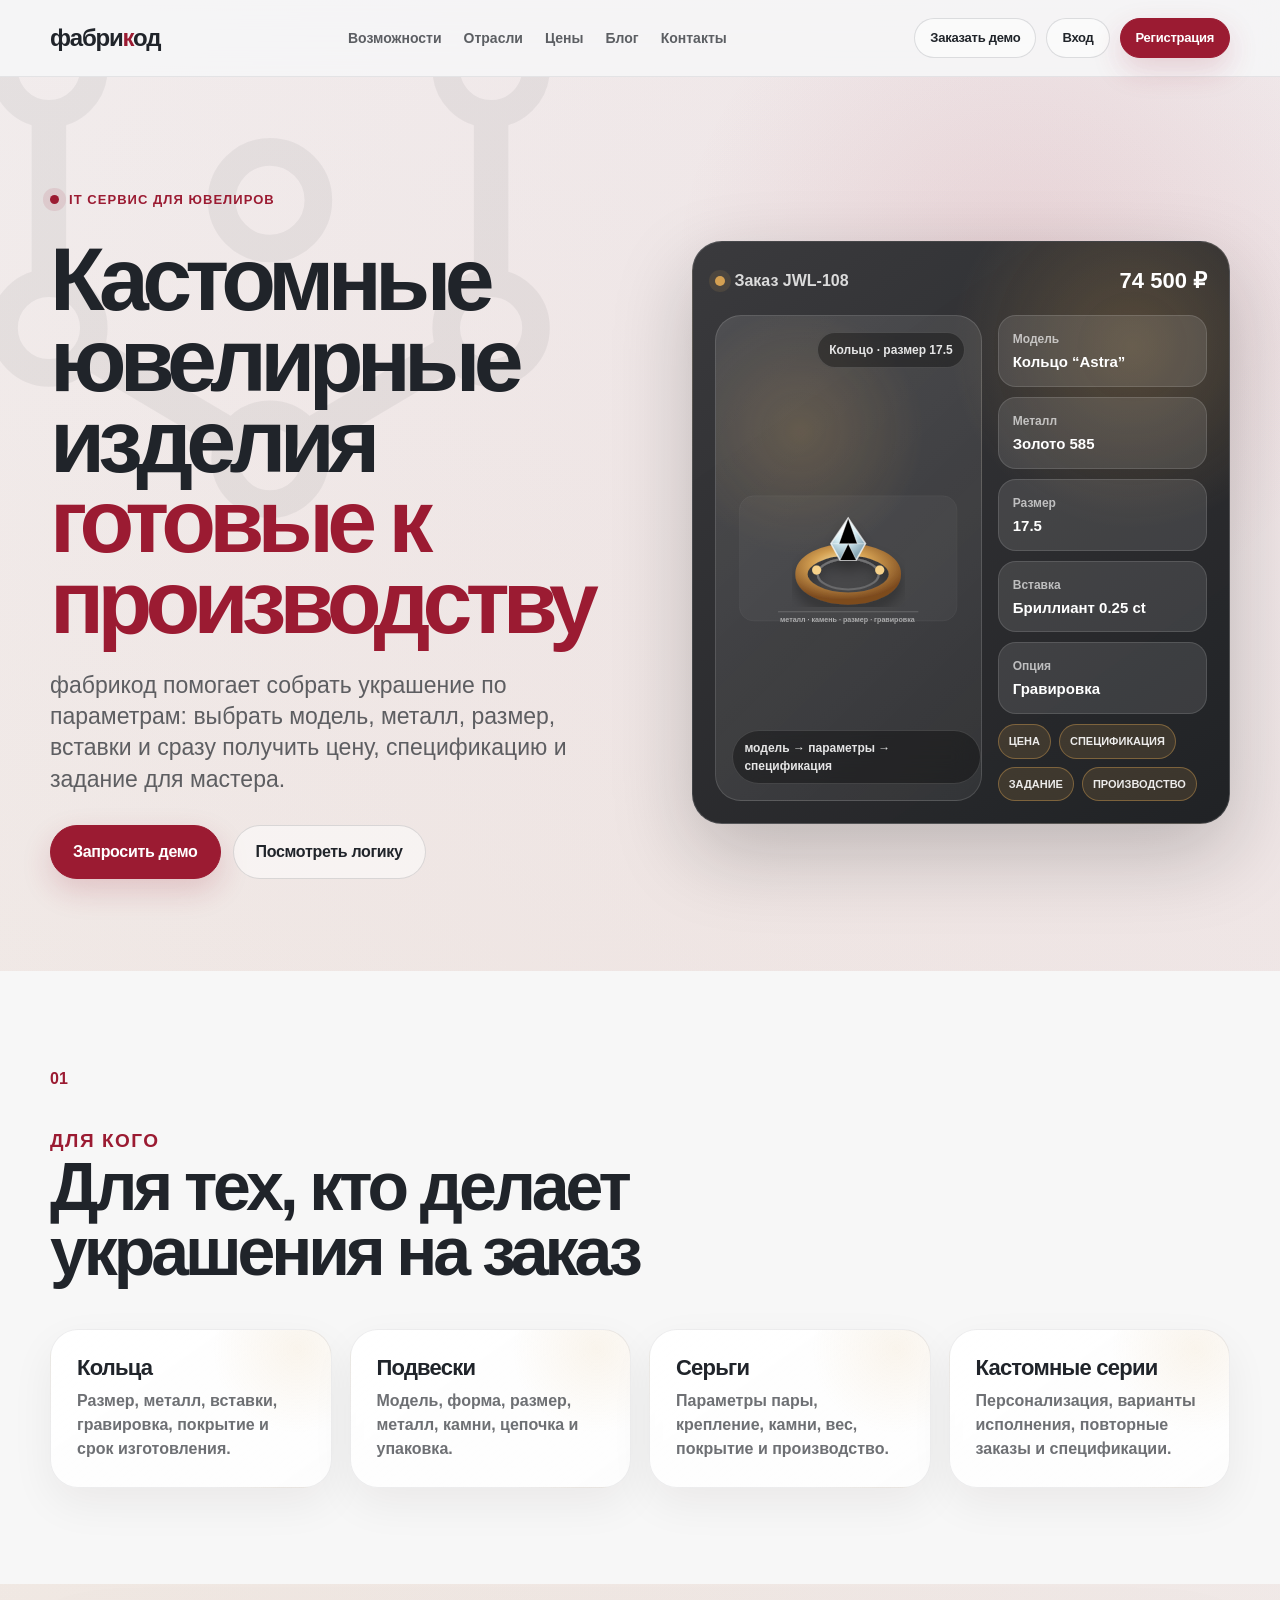
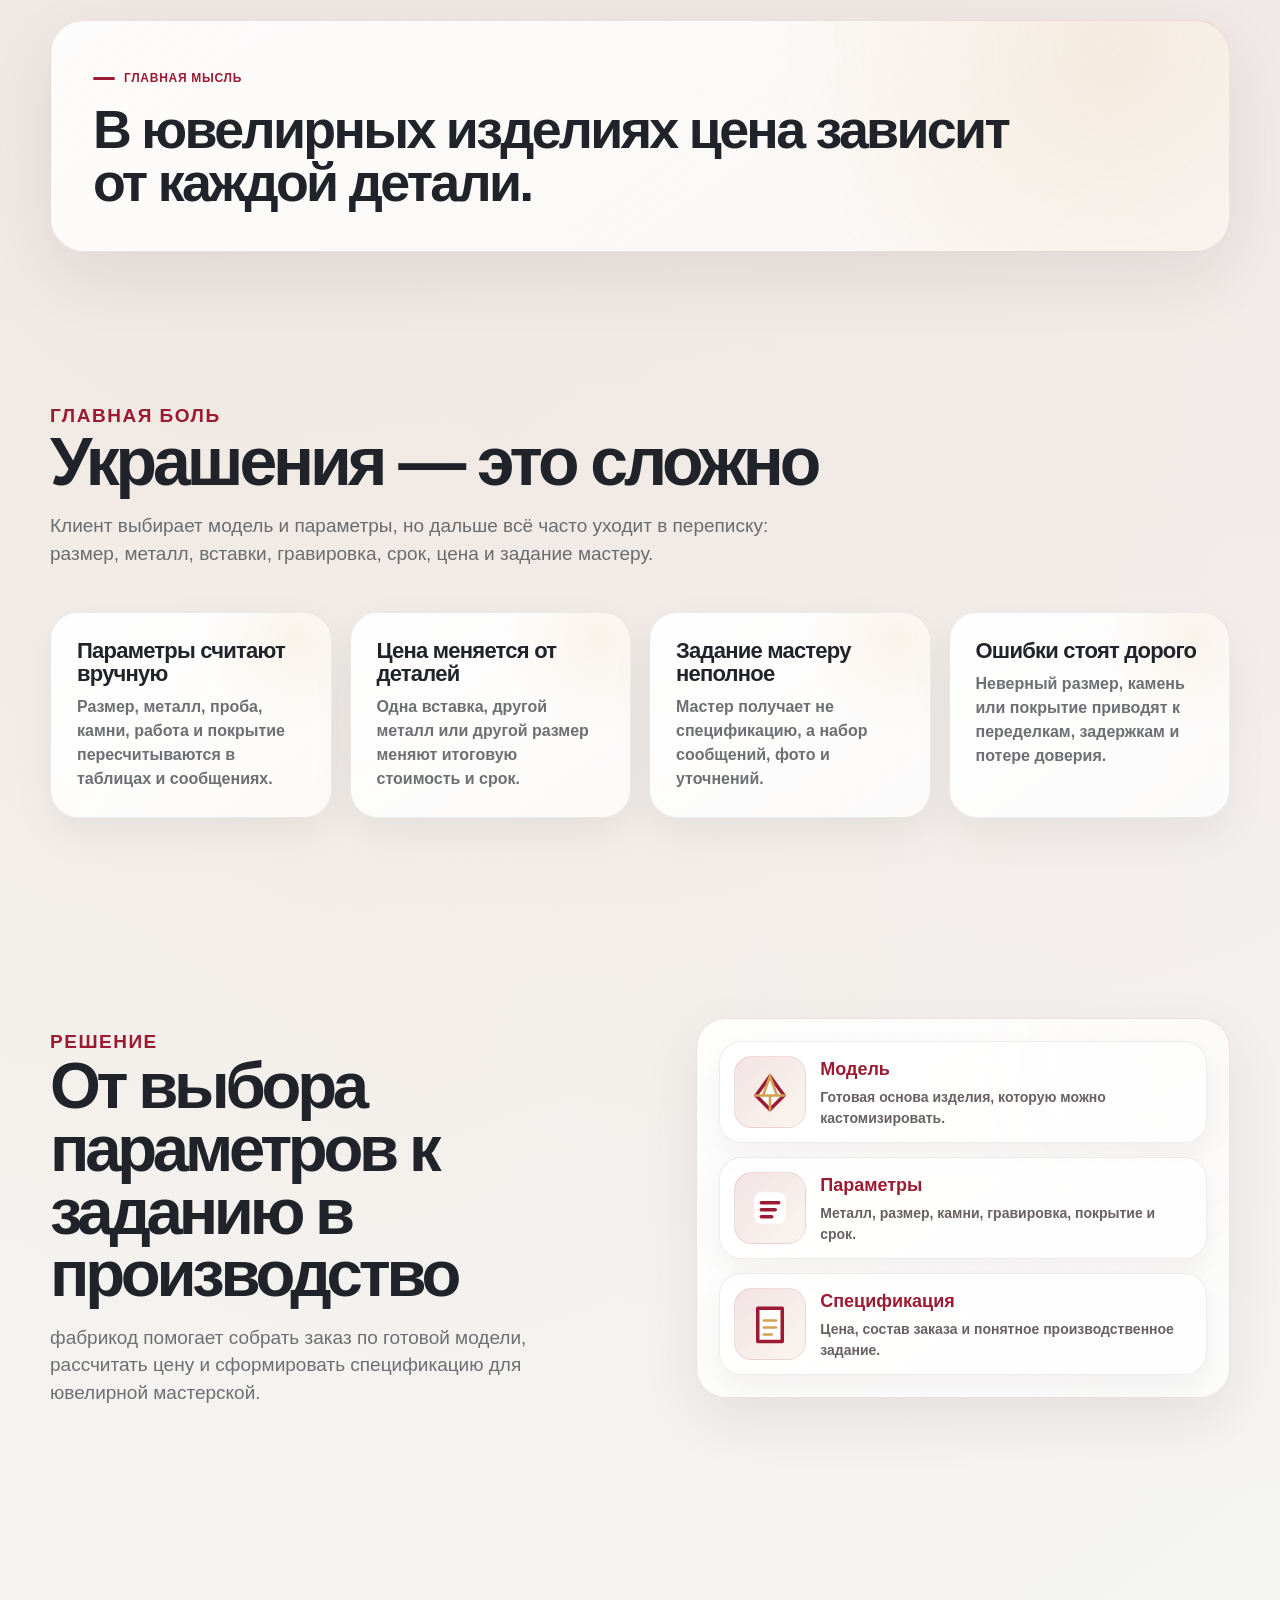
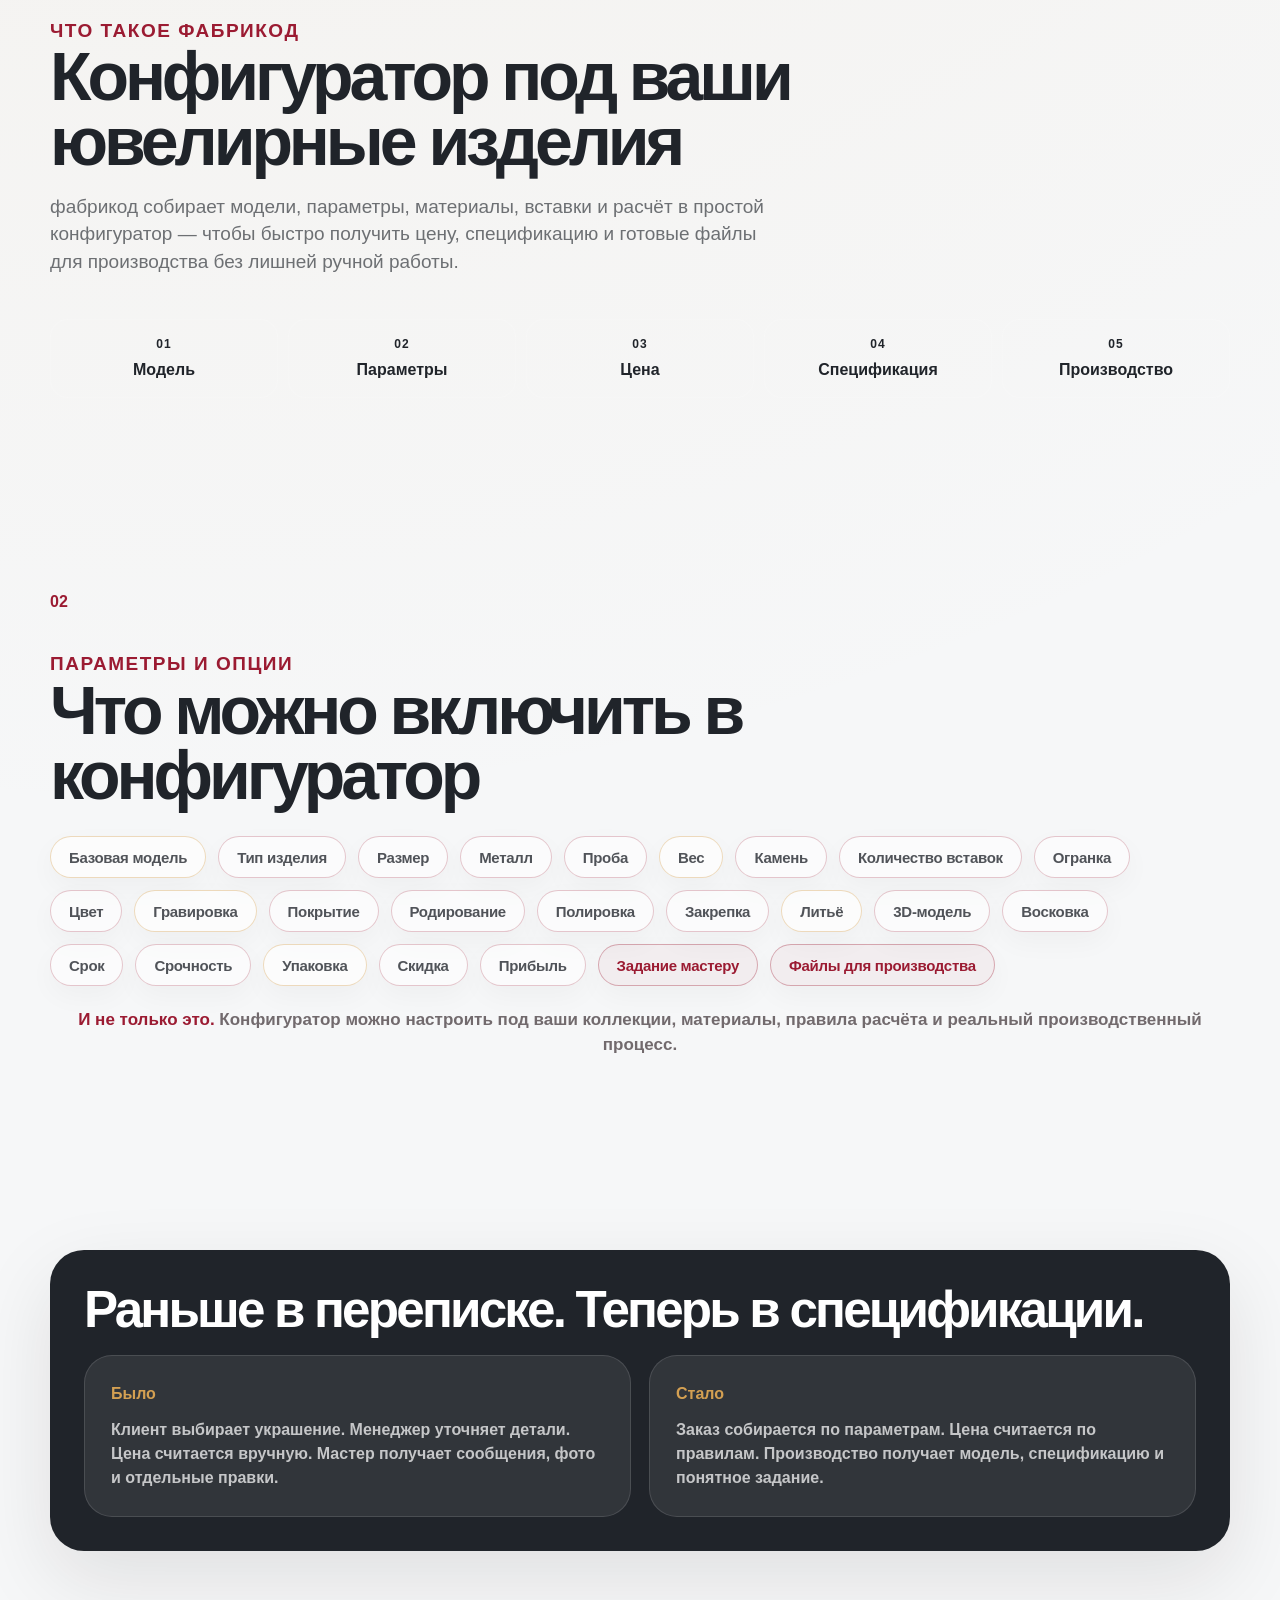
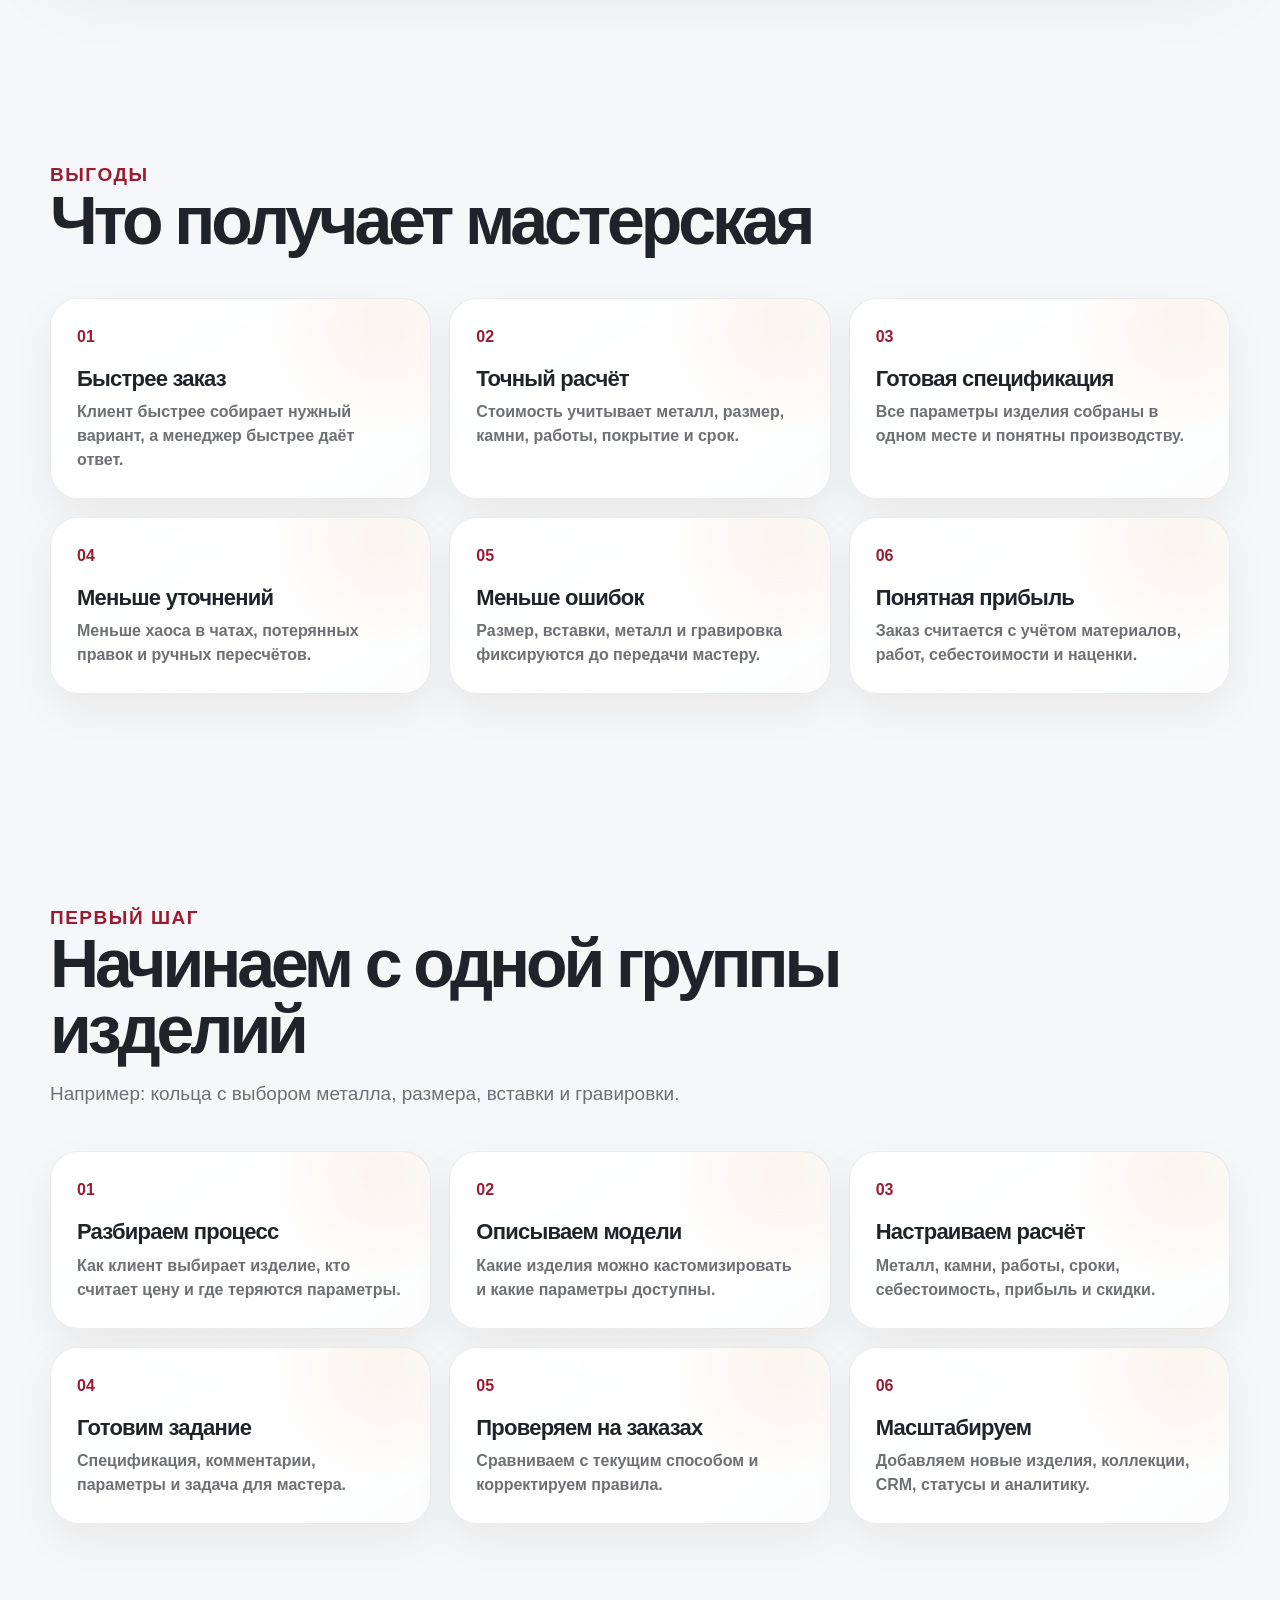
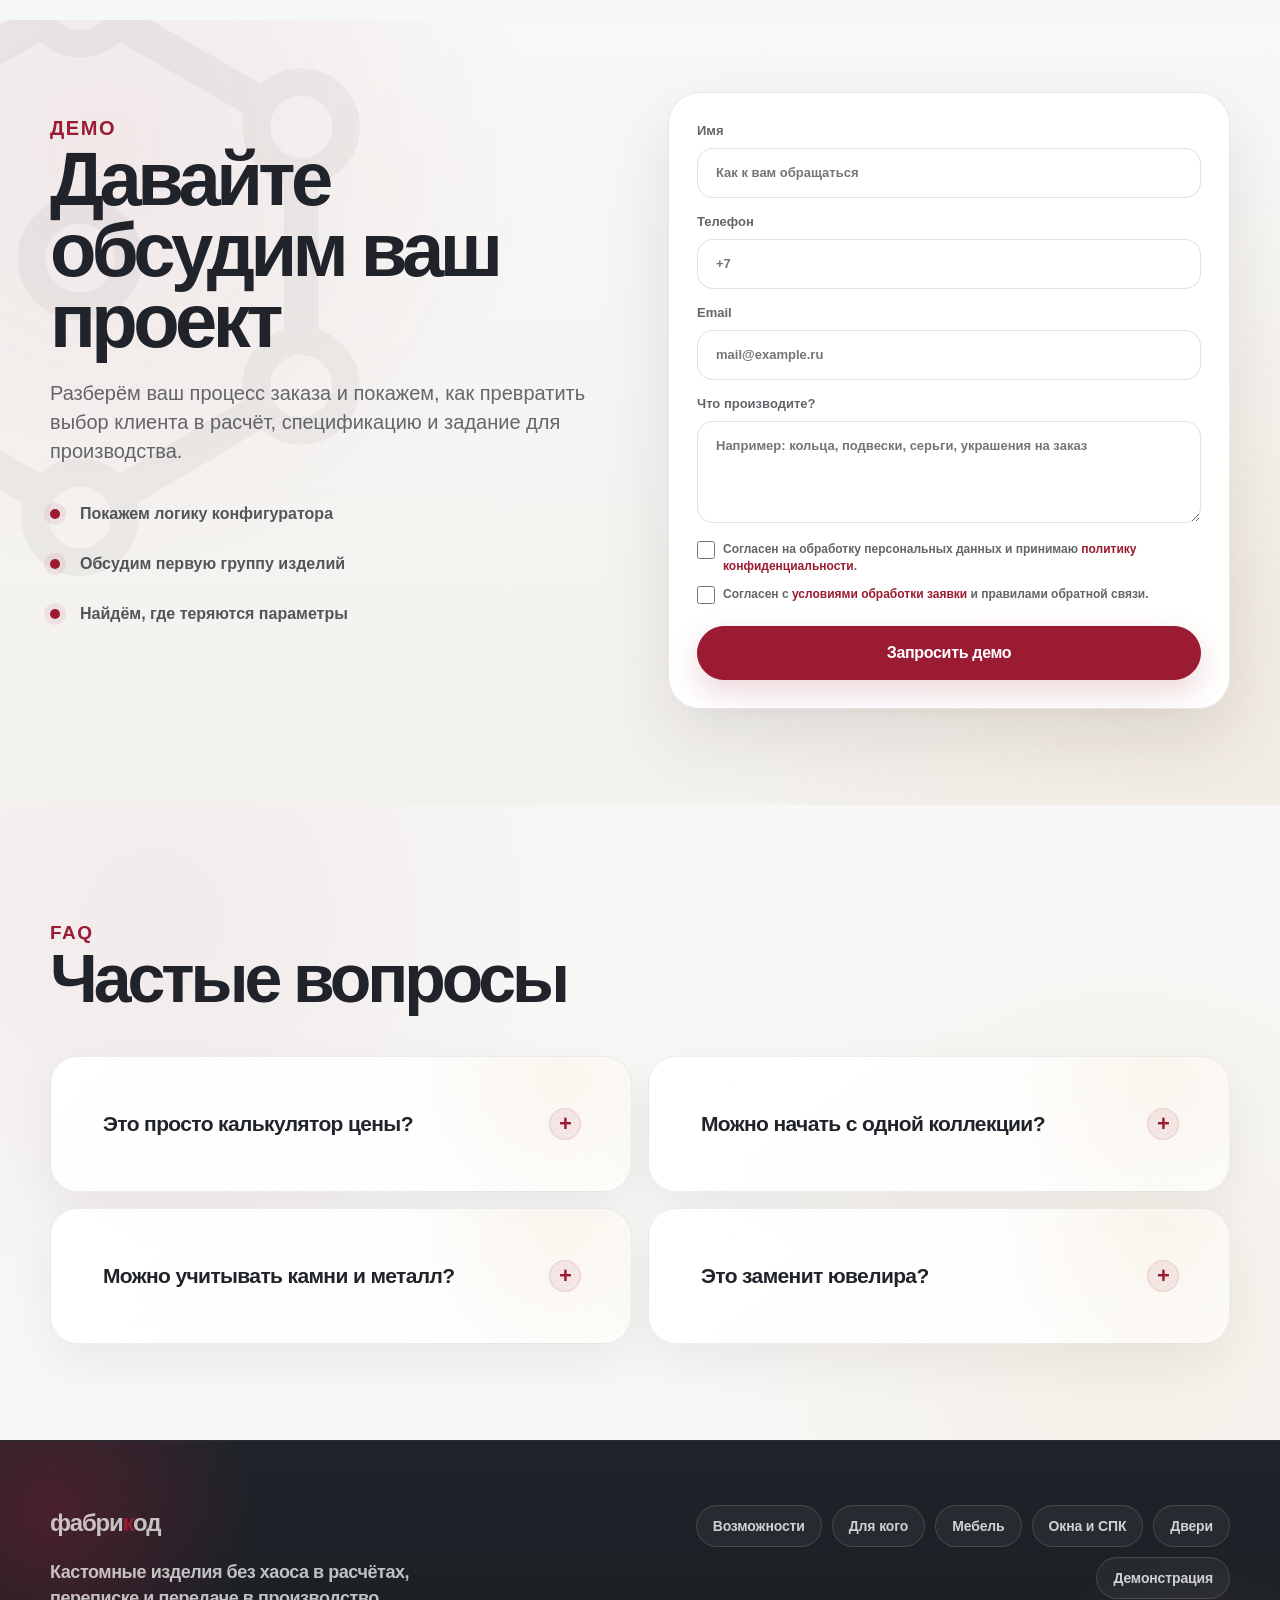
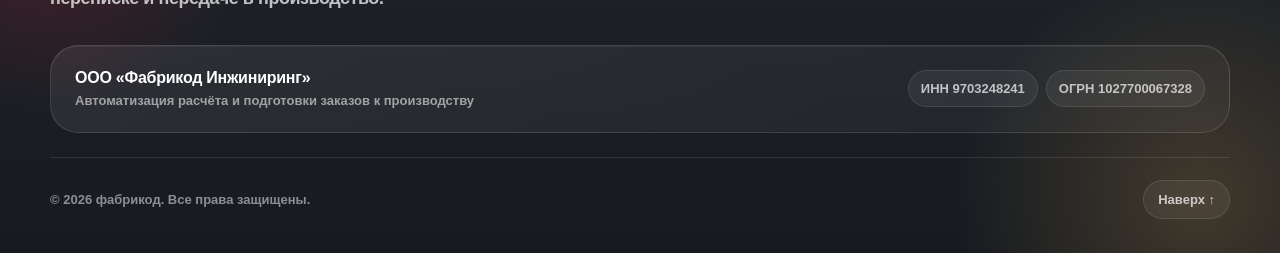
<file: jewelry.html>
<!DOCTYPE html>
<html lang="ru">
<head>
  <meta charset="UTF-8">
  <meta name="viewport" content="width=device-width, initial-scale=1.0">
  <meta name="description" content="фабрикод помогает собрать кастомное ювелирное изделие по параметрам: модель, металл, размер, вставки, цена, спецификация и задание для производства.">
  <title>Кастомные ювелирные изделия, готовые к производству — фабрикод</title>
  <style id="standalone-base-styles">
/* Standalone base styles for the fabrikod landing preview */
:root{--page-bg:#f6f7f8;--text:#20242a;--muted:rgba(32,36,42,.64);--line:rgba(32,36,42,.12);--card:#fff;--accent:#9b1b32;--gold:#d4a052;--radius:30px;--shadow:0 28px 80px rgba(32,20,24,.10)}
*{box-sizing:border-box}html{scroll-behavior:smooth}body{margin:0;font-family:Inter,-apple-system,BlinkMacSystemFont,"Segoe UI",Roboto,Arial,sans-serif;background:var(--page-bg);color:var(--text);line-height:1.5;-webkit-font-smoothing:antialiased}a{color:inherit}img,svg{max-width:100%;display:block}button,input,textarea{font:inherit}.container{width:min(1180px,calc(100% - 48px));margin:0 auto}.section{position:relative;padding:96px 0}.header{position:sticky;top:0;z-index:50;background:rgba(246,247,248,.82);backdrop-filter:blur(18px);border-bottom:1px solid rgba(32,36,42,.08)}.header__inner{min-height:76px;display:flex;align-items:center;justify-content:space-between;gap:24px}.logo{font-size:24px;font-weight:900;letter-spacing:-.05em;text-decoration:none;color:var(--text);white-space:nowrap}.logo__accent{color:var(--accent)}.nav{display:flex;align-items:center;gap:22px;font-size:14px;font-weight:700;color:rgba(32,36,42,.72)}.nav a{text-decoration:none}.nav a:hover{color:var(--accent)}.nav__dropdown{position:relative}.nav__dropdown-menu{display:none;position:absolute;top:100%;left:-18px;min-width:220px;padding:12px;background:#fff;border:1px solid var(--line);border-radius:20px;box-shadow:var(--shadow)}.nav__dropdown:hover .nav__dropdown-menu{display:grid;gap:4px}.nav__dropdown-menu a{padding:9px 10px;border-radius:12px}.nav__dropdown-menu a:hover{background:rgba(155,27,50,.06)}.nav__auth{display:none}.header__actions{display:flex;align-items:center;gap:10px}.button{display:inline-flex;align-items:center;justify-content:center;min-height:48px;padding:14px 22px;border-radius:30px;border:1px solid var(--accent);background:var(--accent);color:#fff;text-decoration:none;font-weight:800;letter-spacing:-.02em;box-shadow:0 12px 30px rgba(155,27,50,.18);cursor:pointer}.button--secondary{background:rgba(255,255,255,.5);color:var(--text);border-color:rgba(32,36,42,.14);box-shadow:none}.button--small{min-height:38px;padding:9px 15px;font-size:13px}.button-row{display:flex;flex-wrap:wrap;gap:12px;margin-top:30px}.menu-toggle{display:none;width:44px;height:44px;border:1px solid var(--line);border-radius:16px;background:#fff;align-items:center;justify-content:center;gap:5px;flex-direction:column}.menu-toggle span{width:18px;height:2px;background:var(--text);border-radius:9px}.hero{padding-top:110px;padding-bottom:92px;min-height:calc(100vh - 76px);display:flex;align-items:center;overflow:hidden}.hero__grid{position:relative;z-index:2;display:grid;grid-template-columns:minmax(0,1fr) minmax(360px,.92fr);gap:58px;align-items:center}.hero__content{max-width:720px}.hero h1{margin:18px 0 0;font-size:clamp(48px,7vw,92px);line-height:.9;letter-spacing:-.075em}.hero h1 span,.hero h1 em{display:block}.hero h1 em{font-style:normal;color:var(--accent)}.hero__lead{max-width:650px;margin:28px 0 0;font-size:clamp(18px,2vw,23px);line-height:1.35;color:rgba(32,36,42,.70);font-weight:600}.eyebrow,.kicker{display:inline-flex;align-items:center;gap:10px;margin:0 0 12px;color:var(--accent);font-size:13px;font-weight:850;text-transform:uppercase;letter-spacing:.08em}.eyebrow span{width:9px;height:9px;border-radius:50%;background:var(--accent);box-shadow:0 0 0 7px rgba(155,27,50,.1)}.hero-visual{min-width:0}.hero__glow{position:absolute;inset:-20% -10% auto auto;width:60vw;height:60vw;border-radius:50%;background:radial-gradient(circle,rgba(155,27,50,.10),transparent 65%);pointer-events:none}.fabrikod-mark-bg{position:absolute;color:#20242a;pointer-events:none}.fabrikod-mark-bg--giant{z-index:0}.section-title,.section-heading{max-width:820px;margin-bottom:44px}.section-title h2,.section-heading h2{margin:0;font-size:clamp(36px,5.4vw,68px);line-height:.96;letter-spacing:-.06em}.section-title p,.section-heading p{margin:18px 0 0;max-width:720px;color:var(--muted);font-size:19px;line-height:1.45}.jewelry-soft-bg,.windows-segment,.windows-products,.windows-automation,.windows-benefits,.windows-process,.faq{background:transparent}.windows-solution__grid,.windows-state-grid,.windows-problem-grid,.windows-card-grid,.jewelry-segment-grid,.faq-list{display:grid;gap:18px}.windows-solution__grid{grid-template-columns:repeat(3,minmax(0,1fr))}.windows-problem-grid{grid-template-columns:repeat(4,minmax(0,1fr))}.windows-card-grid--four{grid-template-columns:repeat(4,minmax(0,1fr))}.windows-card-grid--six{grid-template-columns:repeat(3,minmax(0,1fr))}.windows-state-grid{grid-template-columns:repeat(2,minmax(0,1fr))}.jewelry-segment-grid{grid-template-columns:repeat(3,minmax(0,1fr))}.faq-list{grid-template-columns:repeat(2,minmax(0,1fr))}.windows-card,.problem-card,.state-card,.jewelry-solution-card,.jewelry-chain__step,.faq-item{position:relative;padding:26px;border-radius:28px;background:rgba(255,255,255,.78);border:1px solid rgba(32,36,42,.10);box-shadow:0 18px 50px rgba(32,20,24,.06)}.problem-card span,.section-number,.windows-card span{display:inline-flex;margin-bottom:18px;color:var(--accent);font-weight:900}.problem-card h3,.windows-card h3,.jewelry-solution-card h3,.faq-item h3,.state-card h3{margin:0 0 10px;font-size:22px;line-height:1.05;letter-spacing:-.035em}.problem-card p,.windows-card p,.jewelry-solution-card p,.faq-item p,.state-card p{margin:0;color:rgba(32,36,42,.65);font-weight:600}.before-after{padding:34px;border-radius:34px;background:#20242a;color:#fff;box-shadow:var(--shadow)}.before-after__heading h3{margin:0 0 20px;font-size:clamp(30px,4vw,52px);line-height:1;letter-spacing:-.055em}.before-after .state-card{background:rgba(255,255,255,.08);border-color:rgba(255,255,255,.12);box-shadow:none;color:#fff}.before-after .state-card p{color:rgba(255,255,255,.72)}.before-after .state-card span{display:inline-flex;margin-bottom:12px;color:var(--gold);font-weight:900}.jewelry-quote{padding:44px;border-radius:34px;background:linear-gradient(135deg,rgba(155,27,50,.10),rgba(212,160,82,.10));border:1px solid rgba(32,36,42,.10)}.jewelry-quote p{margin:0;font-size:clamp(28px,4.4vw,56px);line-height:1.02;letter-spacing:-.06em;font-weight:900}.jewelry-chain{display:grid;gap:18px}.jewelry-chain__step{display:grid;grid-template-columns:54px 1fr;gap:18px;align-items:start}.jewelry-chain__icon{width:54px;height:54px;border-radius:18px;background:rgba(155,27,50,.09);display:flex;align-items:center;justify-content:center;color:var(--accent);font-weight:900}.jewelry-contact-copy h2{margin:0}.contact{padding-bottom:110px}.contact__grid{display:grid;grid-template-columns:minmax(0,1fr) minmax(360px,.82fr);gap:52px;align-items:start}.demo-form{display:grid;gap:14px;padding:28px;border-radius:32px;background:rgba(255,255,255,.86);border:1px solid var(--line);box-shadow:var(--shadow)}.demo-form label{display:grid;gap:7px;font-size:13px;font-weight:800;color:rgba(32,36,42,.68)}.demo-form input,.demo-form textarea{width:100%;padding:15px 18px;border-radius:16px;border:1px solid rgba(32,36,42,.13);background:#fff;color:var(--text)}.form-checks{display:grid;gap:10px}.form-check{display:grid;grid-template-columns:18px 1fr;gap:10px;align-items:start;font-size:12px;color:rgba(32,36,42,.62)}.footer{padding:44px 0;background:#20242a;color:#fff}.footer__top,.footer__bottom{display:flex;justify-content:space-between;gap:24px;align-items:center}.footer__links,.footer__legal{display:flex;gap:18px;flex-wrap:wrap}.footer a{color:rgba(255,255,255,.72);text-decoration:none}.footer__bottom{margin-top:26px;padding-top:22px;border-top:1px solid rgba(255,255,255,.12);color:rgba(255,255,255,.55);font-size:13px}.reveal{opacity:1;transform:none}.reveal--delay{transition-delay:.12s}@media(max-width:1080px){.hero__grid,.contact__grid{grid-template-columns:1fr}.hero{padding-top:86px}.windows-solution__grid,.windows-card-grid--six,.jewelry-segment-grid{grid-template-columns:repeat(2,minmax(0,1fr))}.windows-problem-grid,.windows-card-grid--four{grid-template-columns:repeat(2,minmax(0,1fr))}.header__actions .header__login,.header__actions a[href*='registration']{display:none}}@media(max-width:820px){.container{width:min(100% - 32px,1180px)}.section{padding:70px 0}.nav{display:none;position:absolute;left:16px;right:16px;top:76px;padding:18px;border-radius:24px;background:#fff;border:1px solid var(--line);box-shadow:var(--shadow);align-items:flex-start;flex-direction:column}.nav.is-open{display:flex}.nav__dropdown-menu{position:static;box-shadow:none;margin-top:8px}.nav__dropdown:hover .nav__dropdown-menu{display:grid}.nav__auth{display:flex;gap:10px;flex-wrap:wrap}.menu-toggle{display:flex}.header__actions{display:none}.hero h1{font-size:clamp(44px,13vw,72px)}.hero__grid{gap:36px}.windows-state-grid,.faq-list,.windows-solution__grid,.windows-card-grid--six,.jewelry-segment-grid,.windows-problem-grid,.windows-card-grid--four{grid-template-columns:1fr}.footer__top,.footer__bottom{align-items:flex-start;flex-direction:column}.jewelry-chain__step{grid-template-columns:1fr}}

  

    /* Beautiful footer override */
    .jewelry-footer{
      position:relative;
      overflow:hidden;
      padding:64px 0 34px;
      background:linear-gradient(180deg,#20242a 0%,#171b20 100%);
      color:#fff;
      border-top:1px solid rgba(255,255,255,.08);
    }
    .jewelry-footer::before{
      content:"";
      position:absolute;
      inset:-140px auto auto -160px;
      width:420px;
      height:420px;
      border-radius:50%;
      background:radial-gradient(circle,rgba(155,27,50,.34),rgba(155,27,50,0) 68%);
      pointer-events:none;
    }
    .jewelry-footer::after{
      content:"";
      position:absolute;
      right:-180px;
      bottom:-210px;
      width:520px;
      height:520px;
      border-radius:50%;
      background:radial-gradient(circle,rgba(212,160,82,.22),rgba(212,160,82,0) 66%);
      pointer-events:none;
    }
    .jewelry-footer .footer__inner{
      position:relative;
      z-index:1;
    }
    .jewelry-footer .footer__top{
      display:grid;
      grid-template-columns:minmax(260px,.9fr) minmax(420px,1.1fr);
      gap:46px;
      align-items:start;
    }
    .jewelry-footer .footer__brand{
      display:grid;
      gap:18px;
      justify-items:start;
    }
    .jewelry-footer .footer__brand p{
      max-width:390px;
      margin:0;
      color:rgba(255,255,255,.72);
      font-size:18px;
      line-height:1.45;
      font-weight:720;
      letter-spacing:-.025em;
    }
    .jewelry-footer .footer__links{
      display:flex;
      justify-content:flex-end;
      align-items:flex-start;
      flex-wrap:wrap;
      gap:10px;
      margin-left:auto;
    }
    .jewelry-footer .footer__links a{
      display:inline-flex;
      align-items:center;
      justify-content:center;
      min-height:42px;
      padding:11px 16px;
      border-radius:30px;
      border:1px solid rgba(255,255,255,.14);
      background:rgba(255,255,255,.045);
      color:rgba(255,255,255,.78);
      text-decoration:none;
      font-size:14px;
      line-height:1;
      font-weight:760;
      letter-spacing:-.01em;
      transition:background .2s ease,border-color .2s ease,color .2s ease,transform .2s ease;
    }
    .jewelry-footer .footer__links a:hover{
      transform:translateY(-1px);
      border-color:rgba(212,160,82,.46);
      background:rgba(212,160,82,.10);
      color:#fff;
    }
    .jewelry-footer .footer__legal{
      display:grid;
      grid-template-columns:minmax(260px,1fr) auto;
      gap:18px;
      align-items:center;
      margin-top:34px;
      padding:22px 24px;
      border-radius:28px;
      border:1px solid rgba(255,255,255,.12);
      background:linear-gradient(145deg,rgba(255,255,255,.075),rgba(255,255,255,.035));
      box-shadow:inset 0 1px 0 rgba(255,255,255,.06);
    }
    .jewelry-footer .footer__company{
      display:grid;
      gap:5px;
    }
    .jewelry-footer .footer__company strong{
      color:#fff;
      font-size:16px;
      line-height:1.2;
      font-weight:820;
      letter-spacing:-.015em;
    }
    .jewelry-footer .footer__company span{
      color:rgba(255,255,255,.56);
      font-size:13px;
      line-height:1.35;
      font-weight:650;
    }
    .jewelry-footer .footer__legal-meta{
      display:flex;
      flex-wrap:wrap;
      justify-content:flex-end;
      gap:8px;
    }
    .jewelry-footer .footer__legal-meta span{
      display:inline-flex;
      align-items:center;
      min-height:34px;
      padding:8px 12px;
      border-radius:30px;
      background:rgba(255,255,255,.06);
      border:1px solid rgba(255,255,255,.10);
      color:rgba(255,255,255,.70);
      font-size:13px;
      font-weight:720;
      white-space:nowrap;
    }
    .jewelry-footer .footer__bottom{
      display:flex;
      justify-content:space-between;
      align-items:center;
      gap:20px;
      margin-top:24px;
      padding-top:22px;
      border-top:1px solid rgba(255,255,255,.10);
      color:rgba(255,255,255,.50);
      font-size:13px;
      font-weight:650;
    }
    .jewelry-footer .footer__top-link{
      display:inline-flex;
      align-items:center;
      justify-content:center;
      min-height:38px;
      padding:9px 14px;
      border-radius:30px;
      background:rgba(255,255,255,.055);
      border:1px solid rgba(255,255,255,.10);
      color:rgba(255,255,255,.72);
      text-decoration:none;
      font-weight:760;
    }
    .jewelry-footer .footer__top-link:hover{
      background:rgba(255,255,255,.09);
      color:#fff;
    }
    @media(max-width:900px){
      .jewelry-footer{padding:52px 0 30px;}
      .jewelry-footer .footer__top{
        grid-template-columns:1fr;
        gap:28px;
      }
      .jewelry-footer .footer__links{
        justify-content:flex-start;
        margin-left:0;
      }
      .jewelry-footer .footer__legal{
        grid-template-columns:1fr;
        align-items:start;
      }
      .jewelry-footer .footer__legal-meta{
        justify-content:flex-start;
      }
    }
    @media(max-width:560px){
      .jewelry-footer .footer__links a{
        width:100%;
        justify-content:flex-start;
      }
      .jewelry-footer .footer__bottom{
        flex-direction:column;
        align-items:flex-start;
      }
    }

  </style>
  <script id="standalone-preview-script">
    document.addEventListener("DOMContentLoaded", function () {
      var toggle = document.querySelector(".menu-toggle");
      var nav = document.querySelector("#main-nav");
      if (toggle && nav) {
        toggle.addEventListener("click", function () {
          var isOpen = nav.classList.toggle("is-open");
          toggle.setAttribute("aria-expanded", String(isOpen));
        });
      }
    });
  </script>
  <style>
    .interior-page {
      --interior-accent: #8f5b3e;
      --interior-accent-dark: #3b251c;
      --interior-accent-soft: rgba(143, 91, 62, 0.13);
      --interior-sage: #7b8a72;
      --interior-cream: #f5efe6;
      --interior-charcoal: #1f1a17;
      --interior-gold: #c79a56;
    }

    .interior-page .section-title {
      text-align: left;
      align-items: flex-start;
      margin-left: 0;
    }

    .interior-page .section-title p,
    .interior-page .section-title h2,
    .interior-page .section-title .kicker {
      margin-left: 0;
      margin-right: auto;
      text-align: left;
    }

    .interior-hero {
      position: relative;
      overflow: hidden;
      background:
        radial-gradient(circle at 80% 12%, rgba(199,154,86,.24), transparent 36%),
        radial-gradient(circle at 16% 78%, rgba(123,138,114,.2), transparent 34%);
    }

    .interior-hero::before {
      content: "";
      position: absolute;
      inset: 8% -12% auto auto;
      width: 44vw;
      height: 44vw;
      min-width: 360px;
      min-height: 360px;
      border-radius: 50%;
      background: radial-gradient(circle, rgba(143,91,62,.2), rgba(143,91,62,0) 68%);
      pointer-events: none;
    }

    .interior-visual {
      min-height: 540px;
      display: flex;
      align-items: center;
      justify-content: center;
    }

    .interior-studio-card {
      position: relative;
      width: min(520px, 100%);
      padding: 22px;
      border-radius: 34px;
      color: #fff;
      background:
        linear-gradient(145deg, rgba(255,255,255,.12), rgba(255,255,255,.045)),
        radial-gradient(circle at 15% 15%, rgba(199,154,86,.22), transparent 38%),
        radial-gradient(circle at 82% 88%, rgba(123,138,114,.22), transparent 42%),
        rgba(28, 23, 20, .9);
      border: 1px solid rgba(255,255,255,.14);
      box-shadow: 0 32px 90px rgba(28,20,16,.36);
      backdrop-filter: blur(24px);
      overflow: hidden;
    }

    .interior-studio-card::before {
      content: "";
      position: absolute;
      inset: 14px;
      border: 1px solid rgba(255,255,255,.15);
      border-radius: 26px;
      pointer-events: none;
    }

    .interior-studio-card__bar {
      position: relative;
      z-index: 2;
      display: flex;
      justify-content: space-between;
      align-items: center;
      gap: 14px;
      margin-bottom: 20px;
      color: rgba(255,255,255,.68);
      font-size: 14px;
    }

    .interior-studio-card__bar span {
      display: inline-flex;
      align-items: center;
      gap: 8px;
    }

    .interior-studio-card__bar span::before {
      content: "";
      width: 10px;
      height: 10px;
      border-radius: 50%;
      background: var(--interior-gold);
      box-shadow: 0 0 22px rgba(199,154,86,.72);
    }

    .interior-studio-card__bar b {
      color: #fff;
      font-size: 18px;
    }

    .interior-studio-card__body {
      position: relative;
      z-index: 2;
      display: grid;
      grid-template-columns: 1.1fr .95fr;
      gap: 18px;
      align-items: stretch;
    }

    .interior-product-wall {
      min-height: 330px;
      display: grid;
      grid-template-columns: 1.1fr .9fr;
      grid-template-rows: .85fr 1.15fr;
      gap: 12px;
    }

    .interior-hero-gallery {
      position: relative;
      min-height: 340px;
      border-radius: 30px;
      overflow: hidden;
      border: 1px solid rgba(255,255,255,.15);
      background:
        linear-gradient(180deg, rgba(20,14,10,.05), rgba(20,14,10,.38)),
        url('[data-uri]') center / cover no-repeat;
      box-shadow:
        inset 0 0 0 1px rgba(0,0,0,.10),
        0 26px 60px rgba(20,14,10,.28);
    }

    .interior-hero-gallery::after {
      content: "";
      position: absolute;
      inset: 0;
      background:
        linear-gradient(90deg, rgba(24,18,14,.46), transparent 42%),
        linear-gradient(180deg, transparent 46%, rgba(24,18,14,.48));
      pointer-events: none;
    }

    .interior-hero-gallery__tag {
      position: absolute;
      left: 16px;
      bottom: 16px;
      z-index: 2;
      padding: 9px 12px;
      border-radius: 999px;
      background: rgba(0,0,0,.36);
      border: 1px solid rgba(255,255,255,.16);
      color: rgba(255,255,255,.88);
      font-size: 11px;
      backdrop-filter: blur(12px);
    }

    .interior-hero-gallery__note {
      position: absolute;
      right: 16px;
      top: 16px;
      z-index: 2;
      max-width: 170px;
      padding: 12px 13px;
      border-radius: 18px;
      background: rgba(255,255,255,.82);
      color: rgba(32,20,24,.78);
      font-size: 12px;
      line-height: 1.35;
      box-shadow: 0 16px 34px rgba(20,14,10,.16);
      backdrop-filter: blur(14px);
    }


    .interior-sample {
      position: relative;
      border-radius: 24px;
      border: 1px solid rgba(255,255,255,.14);
      overflow: hidden;
      box-shadow: inset 0 0 0 1px rgba(0,0,0,.12);
    }

    .interior-sample--panel {
      grid-row: span 2;
      background:
        linear-gradient(135deg, rgba(255,255,255,.08), transparent 28%),
        repeating-linear-gradient(90deg, rgba(255,255,255,.08) 0 2px, transparent 2px 20px),
        linear-gradient(180deg, #8b5a38, #352017);
    }

    .interior-sample--clock {
      background:
        radial-gradient(circle, rgba(255,255,255,.08) 0 42%, transparent 43%),
        conic-gradient(from 18deg, #9b6a3f, #3d271d, #c09655, #5c3828, #9b6a3f);
    }

    .interior-sample--art {
      background:
        radial-gradient(circle at 22% 32%, rgba(199,154,86,.65), transparent 18%),
        radial-gradient(circle at 70% 68%, rgba(123,138,114,.58), transparent 24%),
        linear-gradient(135deg, #2b211c, #6f4730);
    }

    .interior-sample--panel::after {
      content: "1200 × 2400";
      position: absolute;
      left: 14px;
      bottom: 14px;
      padding: 7px 10px;
      border-radius: 999px;
      background: rgba(0,0,0,.28);
      color: rgba(255,255,255,.78);
      font-size: 11px;
    }

    .interior-sample--clock::before {
      content: "";
      position: absolute;
      inset: 26px;
      border-radius: 50%;
      border: 1px solid rgba(255,255,255,.35);
    }

    .interior-sample--clock::after {
      content: "Ø 700";
      position: absolute;
      left: 12px;
      bottom: 12px;
      padding: 7px 10px;
      border-radius: 999px;
      background: rgba(0,0,0,.28);
      color: rgba(255,255,255,.78);
      font-size: 11px;
    }

    .interior-sample--art::after {
      content: "CNC relief";
      position: absolute;
      left: 12px;
      bottom: 12px;
      padding: 7px 10px;
      border-radius: 999px;
      background: rgba(0,0,0,.28);
      color: rgba(255,255,255,.78);
      font-size: 11px;
    }

    .parametric-panel {
      position: relative;
      min-height: 340px;
      border-radius: 30px;
      overflow: hidden;
      border: 1px solid rgba(255,255,255,.15);
      background:
        radial-gradient(circle at 18% 18%, rgba(255,255,255,.14), transparent 18%),
        radial-gradient(circle at 82% 86%, rgba(199,154,86,.22), transparent 30%),
        linear-gradient(135deg, #f0dfc6 0%, #9d6539 36%, #4a2f21 100%);
      box-shadow:
        inset 0 0 0 1px rgba(0,0,0,.12),
        0 26px 60px rgba(20,14,10,.28);
      isolation: isolate;
    }

    .parametric-panel::before {
      content: "";
      position: absolute;
      inset: 0;
      background:
        linear-gradient(120deg, rgba(255,255,255,.28), transparent 26%, rgba(0,0,0,.18) 72%),
        repeating-linear-gradient(90deg, rgba(255,255,255,.07) 0 1px, transparent 1px 18px);
      mix-blend-mode: soft-light;
      z-index: 1;
      pointer-events: none;
    }

    .parametric-panel svg {
      position: absolute;
      inset: 0;
      width: 100%;
      height: 100%;
      z-index: 2;
      filter: drop-shadow(0 18px 26px rgba(30,18,12,.22));
    }

    .parametric-panel__plate {
      position: absolute;
      inset: 28px 20px 34px 20px;
      border-radius: 24px;
      background:
        linear-gradient(135deg, rgba(255,255,255,.15), rgba(255,255,255,.04)),
        rgba(68,42,28,.12);
      border: 1px solid rgba(255,255,255,.16);
      z-index: 0;
    }

    .parametric-panel__tag,
    .parametric-panel__size,
    .parametric-panel__material {
      position: absolute;
      z-index: 3;
      padding: 8px 11px;
      border-radius: 999px;
      background: rgba(20,14,10,.38);
      border: 1px solid rgba(255,255,255,.16);
      color: rgba(255,255,255,.88);
      font-size: 11px;
      backdrop-filter: blur(12px);
    }

    .parametric-panel__tag {
      left: 16px;
      bottom: 16px;
    }

    .parametric-panel__size {
      right: 16px;
      bottom: 16px;
    }

    .parametric-panel__material {
      left: 16px;
      top: 16px;
      color: rgba(255,255,255,.82);
    }

    .parametric-panel__pin {
      position: absolute;
      z-index: 4;
      width: 10px;
      height: 10px;
      border-radius: 50%;
      background: #f3c573;
      box-shadow: 0 0 0 7px rgba(243,197,115,.13), 0 0 24px rgba(243,197,115,.7);
    }

    .parametric-panel__pin--a { left: 31%; top: 32%; }
    .parametric-panel__pin--b { left: 57%; top: 51%; }
    .parametric-panel__pin--c { left: 73%; top: 28%; }


    .interior-options {
      display: grid;
      gap: 10px;
    }

    .interior-options label {
      display: block;
      padding: 12px 13px;
      border-radius: 16px;
      background: rgba(255,255,255,.07);
      border: 1px solid rgba(255,255,255,.1);
      color: rgba(255,255,255,.58);
      font-size: 12px;
    }

    .interior-options strong {
      display: block;
      margin-top: 4px;
      color: #fff;
      font-size: 14px;
      font-weight: 650;
    }

    .interior-files {
      display: flex;
      gap: 8px;
      flex-wrap: wrap;
    }

    .interior-files span {
      padding: 8px 10px;
      border-radius: 999px;
      background: rgba(199,154,86,.14);
      border: 1px solid rgba(199,154,86,.32);
      color: #fff;
      font-size: 11px;
      letter-spacing: .04em;
    }

    .interior-quote {
      position: relative;
      padding: 36px 40px;
      border-radius: 32px;
      background:
        linear-gradient(145deg, rgba(143,91,62,.08), rgba(255,255,255,.93)),
        radial-gradient(circle at 100% 0%, rgba(199,154,86,.18), transparent 36%);
      border: 1px solid rgba(143,91,62,.14);
      box-shadow: 0 22px 60px rgba(32,20,24,.08);
      overflow: hidden;
    }

    .interior-quote::before {
      content: "“";
      position: absolute;
      left: 28px;
      top: 8px;
      font-size: 92px;
      line-height: 1;
      color: rgba(143,91,62,.16);
      font-family: Georgia, serif;
    }

    .interior-quote__kicker {
      display: inline-flex;
      align-items: center;
      gap: 10px;
      margin-bottom: 18px;
      color: var(--interior-accent);
      font-size: 12px;
      font-weight: 700;
      letter-spacing: .1em;
      text-transform: uppercase;
    }

    .interior-quote__kicker::before {
      content: "";
      width: 26px;
      height: 1px;
      background: currentColor;
      opacity: .6;
    }

    .interior-quote blockquote {
      margin: 0;
      padding: 0;
    }

    .interior-quote h2 {
      max-width: 860px;
      margin: 0;
      font-size: clamp(30px, 4vw, 50px);
      line-height: 1.08;
    }

    .interior-quote p {
      max-width: 760px;
      margin: 16px 0 0;
      font-size: 18px;
      line-height: 1.55;
      color: rgba(32,20,24,.72);
    }

    .interior-badge-grid {
      display: grid;
      grid-template-columns: repeat(4, minmax(0, 1fr));
      gap: 12px;
    }

    .interior-badge-grid span {
      display: flex;
      min-height: 82px;
      align-items: center;
      padding: 16px;
      border-radius: 22px;
      background: rgba(143,91,62,.08);
      border: 1px solid rgba(143,91,62,.16);
      font-weight: 650;
    }

    .interior-process {
      display: grid;
      grid-template-columns: repeat(5, minmax(0, 1fr));
      gap: 10px;
      margin-top: 22px;
    }

    .interior-process span {
      padding: 15px 12px;
      border-radius: 18px;
      background: rgba(255,255,255,.06);
      border: 1px solid rgba(255,255,255,.1);
      text-align: center;
      font-weight: 700;
    }

    .interior-process b {
      display: block;
      margin-bottom: 5px;
      color: var(--interior-gold);
      font-size: 12px;
      letter-spacing: .08em;
      text-transform: uppercase;
    }

    .interior-more-note {
      margin: 22px auto 0;
      text-align: center;
      color: rgba(32,20,24,.62);
      font-size: 17px;
      line-height: 1.45;
      font-weight: 650;
    }

    .interior-more-note strong {
      color: var(--interior-accent);
      font-weight: 800;
    }

    .interior-material-grid {
      display: grid;
      grid-template-columns: repeat(4, minmax(0, 1fr));
      gap: 14px;
      margin-top: 28px;
    }

    .interior-material {
      min-height: 160px;
      border-radius: 26px;
      padding: 18px;
      display: flex;
      align-items: flex-end;
      color: #fff;
      font-weight: 750;
      border: 1px solid rgba(255,255,255,.16);
      overflow: hidden;
      box-shadow: 0 18px 50px rgba(30,20,16,.1);
    }

    .interior-material--wood {
      background:
        repeating-linear-gradient(90deg, rgba(255,255,255,.06) 0 2px, transparent 2px 16px),
        linear-gradient(135deg, #9b633a, #2c1c14);
    }

    .interior-material--mdf {
      background:
        radial-gradient(circle at 20% 20%, rgba(255,255,255,.2), transparent 18%),
        linear-gradient(135deg, #6b4e3d, #261b16);
    }

    .interior-material--acryl {
      background:
        linear-gradient(135deg, rgba(255,255,255,.46), rgba(255,255,255,.08)),
        linear-gradient(135deg, #758777, #1f2b25);
    }

    .interior-material--metal {
      background:
        linear-gradient(135deg, rgba(255,255,255,.25), transparent 28%),
        linear-gradient(135deg, #63615d, #1b1a18);
    }

    .interior-soft-bg {
      background:
        radial-gradient(circle at 12% 18%, rgba(143,91,62,.13), transparent 36%),
        radial-gradient(circle at 88% 80%, rgba(123,138,114,.14), transparent 34%);
    }

    .interior-page .problem-card {
      position: relative;
      overflow: hidden;
      min-height: 230px;
      display: flex;
      flex-direction: column;
      justify-content: flex-start;
    }

    .interior-page .problem-card::after {
      content: "";
      position: absolute;
      right: 24px;
      bottom: 22px;
      width: 92px;
      height: 92px;
      border-radius: 30px;
      background:
        radial-gradient(circle at 35% 35%, rgba(255,255,255,.38), transparent 34%),
        linear-gradient(135deg, rgba(143,91,62,.12), rgba(199,154,86,.08));
      opacity: .8;
      transform: rotate(-8deg);
      pointer-events: none;
    }

    .interior-page .problem-card h3 {
      position: relative;
      z-index: 2;
      max-width: 380px;
      margin-bottom: 14px;
    }

    .interior-page .problem-card p {
      position: relative;
      z-index: 2;
      max-width: 420px;
      margin: 0;
      color: rgba(32,20,24,.64);
      font-size: 15px;
      line-height: 1.5;
      font-weight: 550;
    }

    .interior-page .problem-card__tag {
      position: relative;
      z-index: 2;
      display: inline-flex;
      align-items: center;
      gap: 8px;
      width: fit-content;
      margin-top: 18px;
      padding: 8px 11px;
      border-radius: 999px;
      background: rgba(143,91,62,.07);
      border: 1px solid rgba(143,91,62,.12);
      color: var(--interior-accent);
      font-size: 12px;
      font-weight: 750;
    }

    .interior-page .problem-card__tag::before {
      content: "";
      width: 7px;
      height: 7px;
      border-radius: 50%;
      background: currentColor;
    }


    .interior-solution-card {
      position: relative;
      padding: 22px;
      border-radius: 30px;
      background:
        linear-gradient(145deg, rgba(255,255,255,.9), rgba(255,255,255,.7)),
        radial-gradient(circle at 88% 10%, rgba(199,154,86,.14), transparent 34%);
      border: 1px solid rgba(143,91,62,.14);
      box-shadow: 0 22px 60px rgba(32,20,24,.08);
      overflow: hidden;
      min-height: 360px;
    }

    .interior-solution-card__top {
      display: flex;
      align-items: center;
      justify-content: space-between;
      gap: 12px;
      margin-bottom: 18px;
    }

    .interior-solution-card__top strong {
      font-size: 18px;
      color: var(--interior-accent-dark);
    }

    .interior-solution-card__top span {
      padding: 8px 10px;
      border-radius: 999px;
      background: rgba(143,91,62,.08);
      border: 1px solid rgba(143,91,62,.16);
      color: var(--interior-accent);
      font-size: 12px;
      font-weight: 700;
      letter-spacing: .04em;
      text-transform: uppercase;
    }

    .interior-solution-diagram {
      position: relative;
      display: grid;
      grid-template-columns: 1fr;
      gap: 14px;
      margin-top: 10px;
    }

    .interior-solution-step {
      position: relative;
      display: grid;
      grid-template-columns: 72px 1fr;
      gap: 14px;
      align-items: center;
      padding: 14px;
      border-radius: 22px;
      background: rgba(255,255,255,.74);
      border: 1px solid rgba(32,20,24,.08);
      box-shadow: 0 12px 30px rgba(30,20,22,.05);
    }

    .interior-solution-step::after {
      content: "";
      position: absolute;
      left: 48px;
      bottom: -16px;
      width: 2px;
      height: 16px;
      background: linear-gradient(180deg, rgba(143,91,62,.35), rgba(143,91,62,0));
    }

    .interior-solution-step:last-child::after {
      display: none;
    }

    .interior-solution-icon {
      width: 72px;
      height: 72px;
      border-radius: 18px;
      display: grid;
      place-items: center;
      background:
        linear-gradient(135deg, rgba(143,91,62,.18), rgba(143,91,62,.04)),
        rgba(255,255,255,.56);
      border: 1px solid rgba(143,91,62,.14);
      overflow: hidden;
    }

    .interior-solution-icon svg {
      width: 56px;
      height: 56px;
    }

    .interior-solution-copy b {
      display: block;
      margin-bottom: 4px;
      font-size: 18px;
      color: var(--interior-accent-dark);
    }

    .interior-solution-copy p {
      margin: 0;
      color: rgba(32,20,24,.68);
      font-size: 14px;
      line-height: 1.45;
    }

    .interior-solution-footer {
      display: flex;
      gap: 8px;
      flex-wrap: wrap;
      margin-top: 18px;
    }

    .interior-solution-footer span {
      padding: 8px 11px;
      border-radius: 999px;
      background: rgba(255,255,255,.72);
      border: 1px solid rgba(32,20,24,.08);
      font-size: 12px;
      font-weight: 650;
      color: rgba(32,20,24,.75);
    }

    @media (max-width: 980px) {
      .interior-solution-card {
        min-height: auto;
      }
    }

    .interior-calm-card {
      background:
        radial-gradient(circle at 90% 10%, rgba(199,154,86,.18), transparent 36%),
        linear-gradient(145deg, rgba(123,138,114,.12), rgba(255,255,255,.04));
      border-color: rgba(143,91,62,.22);
    }

    @media (max-width: 980px) {
      .interior-studio-card__body,
      .interior-badge-grid,
      .interior-process,
      .interior-material-grid {
        grid-template-columns: 1fr 1fr;
      }

      .interior-visual {
        min-height: auto;
      }
    }

    @media (max-width: 640px) {
      .interior-studio-card {
        border-radius: 26px;
        padding: 18px;
      }

      .interior-studio-card__body,
      .interior-badge-grid,
      .interior-process,
      .interior-material-grid {
        grid-template-columns: 1fr;
      }

      .interior-product-wall {
        min-height: 320px;
      }

      .interior-quote {
        padding: 30px 24px;
      }
    }

    /* фабрикод: единое скругление кнопок */
    .interior-page .button,
    .interior-page button.button,
    .interior-page .button--small {
      border-radius: 30px;
    }

    .interior-page .demo-form button {
      border-radius: 30px;
    }


    .stairs-page {
      --stairs-accent: #9b1b32;
      --stairs-dark: #5d1020;
      background:
        radial-gradient(circle at 88% 6%, rgba(155,27,50,.11), transparent 34%),
        radial-gradient(circle at 12% 22%, rgba(154,99,58,.10), transparent 34%),
        #f6f7f8;
    }

    .stairs-page .button,
    .stairs-page button.button,
    .stairs-page .button--small,
    .stairs-page .demo-form button {
      border-radius: 30px;
    }

    .stairs-page .kicker,
    .stairs-page .section-number,
    .stairs-hero h1 em {
      color: var(--stairs-accent);
    }

    .stairs-card {
      border-radius: 30px;
      padding: 22px;
      background:
        radial-gradient(circle at 82% 18%, rgba(255,255,255,.18), transparent 28%),
        linear-gradient(145deg, rgba(52,50,47,.96), rgba(30,30,29,.95));
      color: #fff;
      border: 1px solid rgba(255,255,255,.14);
      box-shadow: 0 30px 80px rgba(18,18,18,.22);
    }

    .stairs-card__bar {
      display: flex;
      align-items: center;
      justify-content: space-between;
      gap: 16px;
      margin-bottom: 18px;
      color: rgba(255,255,255,.82);
      font-weight: 750;
    }

    .stairs-card__bar span {
      display: inline-flex;
      align-items: center;
      gap: 9px;
    }

    .stairs-card__bar span::before {
      content: "";
      width: 10px;
      height: 10px;
      border-radius: 50%;
      background: #d4a052;
      box-shadow: 0 0 0 6px rgba(212,160,82,.12);
    }

    .stairs-card__bar b {
      color: #fff;
      font-size: 22px;
    }

    .stairs-card__body {
      display: grid;
      grid-template-columns: 1.12fr .88fr;
      gap: 16px;
    }

    .stairs-scheme {
      position: relative;
      min-height: 330px;
      border-radius: 26px;
      overflow: hidden;
      background:
        linear-gradient(135deg, rgba(255,255,255,.09), rgba(255,255,255,.02)),
        radial-gradient(circle at 18% 18%, rgba(212,160,82,.18), transparent 28%),
        rgba(255,255,255,.04);
      border: 1px solid rgba(255,255,255,.13);
    }

    .stairs-scheme svg {
      position: absolute;
      inset: 0;
      width: 100%;
      height: 100%;
    }

    .stairs-label,
    .stairs-height {
      position: absolute;
      z-index: 2;
      border-radius: 999px;
      background: rgba(0,0,0,.34);
      border: 1px solid rgba(255,255,255,.14);
      color: rgba(255,255,255,.88);
      backdrop-filter: blur(12px);
      font-size: 12px;
      font-weight: 750;
    }

    .stairs-label {
      left: 16px;
      bottom: 16px;
      padding: 8px 11px;
    }

    .stairs-height {
      right: 16px;
      top: 16px;
      padding: 10px 12px;
    }

    .stairs-height b {
      display: block;
      color: #fff;
      font-size: 18px;
    }

    .stairs-options {
      display: grid;
      gap: 10px;
    }

    .stairs-options label {
      padding: 14px;
      border-radius: 18px;
      background: rgba(255,255,255,.11);
      border: 1px solid rgba(255,255,255,.12);
      color: rgba(255,255,255,.66);
      font-size: 12px;
      font-weight: 700;
    }

    .stairs-options strong {
      display: block;
      margin-top: 5px;
      color: #fff;
      font-size: 15px;
      line-height: 1.25;
    }

    .stairs-files {
      display: flex;
      flex-wrap: wrap;
      gap: 8px;
    }

    .stairs-files span {
      padding: 8px 10px;
      border-radius: 999px;
      background: rgba(212,160,82,.15);
      border: 1px solid rgba(212,160,82,.42);
      color: rgba(255,255,255,.9);
      font-size: 11px;
      font-weight: 800;
    }

    .stairs-quote {
      border-radius: 34px;
      padding: 42px;
      background:
        radial-gradient(circle at 90% 12%, rgba(212,160,82,.18), transparent 32%),
        linear-gradient(145deg, rgba(255,255,255,.86), rgba(255,255,255,.62));
      border: 1px solid rgba(155,27,50,.14);
      box-shadow: 0 24px 70px rgba(30,20,24,.08);
    }

    .stairs-quote__kicker {
      display: inline-flex;
      align-items: center;
      gap: 9px;
      margin-bottom: 16px;
      color: var(--stairs-accent);
      font-weight: 800;
      letter-spacing: .06em;
      text-transform: uppercase;
      font-size: 12px;
    }

    .stairs-quote__kicker::before {
      content: "";
      width: 22px;
      height: 3px;
      border-radius: 999px;
      background: currentColor;
    }

    .stairs-quote h2 {
      max-width: 920px;
      margin: 0;
      font-size: clamp(30px, 4.2vw, 58px);
      line-height: .98;
      letter-spacing: -.05em;
      color: #20242a;
    }

    .stairs-pain .problem-card {
      min-height: 230px;
      position: relative;
      overflow: hidden;
    }

    .stairs-pain .problem-card p {
      max-width: 420px;
      margin: 0;
      color: rgba(32,36,42,.64);
      font-size: 15px;
      line-height: 1.5;
      font-weight: 550;
    }

    .stairs-tag {
      display: inline-flex;
      align-items: center;
      gap: 8px;
      width: fit-content;
      margin-top: 18px;
      padding: 8px 11px;
      border-radius: 999px;
      background: rgba(155,27,50,.07);
      border: 1px solid rgba(155,27,50,.12);
      color: var(--stairs-accent);
      font-size: 12px;
      font-weight: 750;
    }

    .stairs-tag::before {
      content: "";
      width: 7px;
      height: 7px;
      border-radius: 50%;
      background: currentColor;
    }

    .stairs-solution-card {
      padding: 22px;
      border-radius: 30px;
      background:
        linear-gradient(145deg, rgba(255,255,255,.9), rgba(255,255,255,.7)),
        radial-gradient(circle at 88% 10%, rgba(212,160,82,.14), transparent 34%);
      border: 1px solid rgba(155,27,50,.14);
      box-shadow: 0 22px 60px rgba(32,20,24,.08);
    }

    .stairs-chain {
      display: grid;
      gap: 14px;
    }

    .stairs-chain__step {
      display: grid;
      grid-template-columns: 72px 1fr;
      gap: 14px;
      align-items: center;
      padding: 14px;
      border-radius: 22px;
      background: rgba(255,255,255,.74);
      border: 1px solid rgba(32,20,24,.08);
      box-shadow: 0 12px 30px rgba(30,20,22,.05);
    }

    .stairs-chain__icon {
      width: 72px;
      height: 72px;
      border-radius: 18px;
      display: grid;
      place-items: center;
      background: linear-gradient(135deg, rgba(155,27,50,.14), rgba(212,160,82,.07));
      border: 1px solid rgba(155,27,50,.12);
    }

    .stairs-chain__icon svg {
      width: 56px;
      height: 56px;
    }

    .stairs-chain__copy b {
      display: block;
      margin-bottom: 4px;
      font-size: 18px;
      color: var(--stairs-dark);
    }

    .stairs-chain__copy p {
      margin: 0;
      color: rgba(32,20,24,.68);
      font-size: 14px;
      line-height: 1.45;
    }

    .stairs-note {
      margin: 22px auto 0;
      text-align: center;
      color: rgba(32,20,24,.62);
      font-size: 17px;
      line-height: 1.45;
      font-weight: 650;
    }

    .stairs-note strong {
      color: var(--stairs-accent);
      font-weight: 800;
    }

    .stairs-material-grid {
      display: grid;
      grid-template-columns: repeat(4, minmax(0, 1fr));
      gap: 14px;
      margin-top: 28px;
    }

    .stairs-material {
      min-height: 150px;
      border-radius: 26px;
      padding: 18px;
      display: flex;
      align-items: flex-end;
      color: #fff;
      font-weight: 800;
      border: 1px solid rgba(255,255,255,.16);
      box-shadow: 0 18px 50px rgba(30,20,16,.1);
    }

    .stairs-material--metal {
      background: linear-gradient(135deg, rgba(255,255,255,.24), transparent 30%), linear-gradient(135deg, #606368, #17191c);
    }

    .stairs-material--wood {
      background: repeating-linear-gradient(90deg, rgba(255,255,255,.06) 0 2px, transparent 2px 16px), linear-gradient(135deg, #af7548, #2c1c14);
    }

    .stairs-material--glass {
      background: linear-gradient(135deg, rgba(255,255,255,.58), rgba(255,255,255,.08)), linear-gradient(135deg, #8c9aa0, #243036);
    }

    .stairs-material--paint {
      background: radial-gradient(circle at 30% 22%, rgba(255,255,255,.25), transparent 18%), linear-gradient(135deg, #6d4f42, #221815);
    }

    .stairs-soft-bg {
      background:
        radial-gradient(circle at 12% 18%, rgba(155,27,50,.10), transparent 36%),
        radial-gradient(circle at 88% 80%, rgba(212,160,82,.14), transparent 34%);
    }

    @media (max-width: 980px) {
      .stairs-card__body,
      .stairs-material-grid {
        grid-template-columns: 1fr 1fr;
      }
    }

    @media (max-width: 640px) {
      .stairs-card__body,
      .stairs-material-grid {
        grid-template-columns: 1fr;
      }
      .stairs-card {
        border-radius: 26px;
        padding: 18px;
      }
      .stairs-scheme {
        min-height: 300px;
      }
      .stairs-quote {
        padding: 30px 24px;
      }
    }


    .stairs-segment-grid {
      grid-template-columns: repeat(4, minmax(0, 1fr));
      align-items: stretch;
    }

    .stairs-segment-card {
      position: relative;
      min-height: 240px;
      padding: 24px 22px;
      overflow: hidden;
      background:
        radial-gradient(circle at 86% 14%, rgba(212,160,82,.18), transparent 30%),
        linear-gradient(145deg, rgba(255,255,255,.94), rgba(255,255,255,.72));
      border: 1px solid rgba(155,27,50,.12);
      box-shadow: 0 18px 50px rgba(32,20,24,.07);
    }

    .stairs-segment-card::after {
      content: "";
      position: absolute;
      right: -18px;
      bottom: -20px;
      width: 116px;
      height: 116px;
      border-radius: 34px;
      background:
        linear-gradient(135deg, rgba(155,27,50,.13), rgba(212,160,82,.10));
      transform: rotate(-12deg);
      opacity: .9;
      pointer-events: none;
    }

    .stairs-segment-card__num {
      position: relative;
      z-index: 2;
      display: inline-flex;
      align-items: center;
      justify-content: center;
      width: 42px;
      height: 42px;
      margin-bottom: 20px;
      border-radius: 16px;
      background: rgba(155,27,50,.08);
      border: 1px solid rgba(155,27,50,.14);
      color: var(--stairs-accent);
      font-weight: 850;
      font-size: 13px;
    }

    .stairs-segment-card h3 {
      position: relative;
      z-index: 2;
      margin-bottom: 12px;
      max-width: 220px;
    }

    .stairs-segment-card p {
      position: relative;
      z-index: 2;
      margin: 0;
      color: rgba(32,36,42,.64);
      font-size: 15px;
      line-height: 1.45;
      font-weight: 550;
    }

    .stairs-segment-card__tag {
      position: relative;
      z-index: 2;
      display: inline-flex;
      margin-top: 0;
      padding: 0;
      border-radius: 999px;
      background: rgba(155,27,50,.06);
      border: 1px solid rgba(155,27,50,.11);
      color: var(--stairs-accent);
      font-size: 12px;
      font-weight: 750;
    }

    @media (max-width: 1100px) {
      .stairs-segment-grid {
        grid-template-columns: repeat(2, minmax(0, 1fr));
      }
    }

    @media (max-width: 640px) {
      .stairs-segment-grid {
        grid-template-columns: 1fr;
      }
    }


    /* Stairs cumulative edits: pain cards, expert block, contact form */
    .stairs-page .windows-pain .windows-problem-grid {
      grid-template-columns: repeat(4, minmax(0, 1fr));
      gap: 16px;
      align-items: stretch;
    }

    .stairs-page .windows-pain .problem-card {
      min-height: 255px;
      padding: 24px 22px;
      border: 1px solid rgba(32,36,42,.08);
      background:
        radial-gradient(circle at 90% 12%, rgba(212,160,82,.10), transparent 30%),
        linear-gradient(145deg, rgba(255,255,255,.96), rgba(255,255,255,.76));
      box-shadow: 0 16px 44px rgba(32,20,24,.06);
    }

    .stairs-page .windows-pain .problem-card > span {
      display: none;
    }

    .stairs-page .windows-pain .problem-card h3 {
      margin-bottom: 14px;
      max-width: 260px;
    }

    .stairs-page .windows-pain .problem-card p {
      color: rgba(32,36,42,.66);
      font-size: 15px;
      line-height: 1.48;
    }

    .stairs-page .windows-pain .stairs-tag {
      margin-top: 18px;
      background: rgba(32,36,42,.045);
      border-color: rgba(32,36,42,.08);
      color: rgba(32,36,42,.62);
    }

    .stairs-page .windows-pain .stairs-tag::before {
      display: none;
    }

    .stairs-page .contact {
      background:
        radial-gradient(circle at 14% 20%, rgba(155,27,50,.08), transparent 34%),
        radial-gradient(circle at 86% 82%, rgba(212,160,82,.12), transparent 34%),
        #f7f7f6;
    }

    .stairs-page .contact__grid {
      max-width: 1060px;
      grid-template-columns: minmax(0, 1fr) minmax(360px, 460px);
      align-items: start;
    }

    .stairs-page .demo-form {
      justify-self: end;
      width: 100%;
      max-width: 460px;
      border-radius: 30px;
      padding: 26px;
      background: rgba(255,255,255,.92);
      border: 1px solid rgba(32,36,42,.09);
      box-shadow: 0 20px 60px rgba(32,20,24,.09);
      color: #20242a;
    }

    .stairs-page .demo-form label {
      color: rgba(32,36,42,.72);
    }

    .stairs-page .demo-form input,
    .stairs-page .demo-form textarea {
      background: #fff;
      border: 1px solid rgba(32,36,42,.12);
      color: #20242a;
      box-shadow: inset 0 1px 0 rgba(255,255,255,.7);
    }

    .stairs-page .demo-form input::placeholder,
    .stairs-page .demo-form textarea::placeholder {
      color: rgba(32,36,42,.42);
    }

    @media (max-width: 1100px) {
      .stairs-page .windows-pain .windows-problem-grid {
        grid-template-columns: repeat(2, minmax(0, 1fr));
      }
    }

    @media (max-width: 760px) {
      .stairs-page .windows-pain .windows-problem-grid,
      .stairs-page .contact__grid {
        grid-template-columns: 1fr;
      }

      .stairs-page .demo-form {
        justify-self: stretch;
        max-width: none;
      }
    }


    /* FAQ in previous landing style */
    .stairs-page .faq {
      background:
        radial-gradient(circle at 12% 18%, rgba(155,27,50,.07), transparent 34%),
        radial-gradient(circle at 88% 82%, rgba(212,160,82,.10), transparent 34%),
        #f7f7f6;
    }

    .stairs-page .faq-list {
      display: grid;
      grid-template-columns: repeat(2, minmax(0, 1fr));
      gap: 16px;
      margin-top: 34px;
    }

    .stairs-page .faq-item {
      position: relative;
      border-radius: 28px;
      background:
        radial-gradient(circle at 88% 14%, rgba(212,160,82,.10), transparent 30%),
        linear-gradient(145deg, rgba(255,255,255,.96), rgba(255,255,255,.78));
      border: 1px solid rgba(32,36,42,.08);
      box-shadow: 0 18px 50px rgba(32,20,24,.06);
      overflow: hidden;
    }

    .stairs-page .faq-item summary {
      position: relative;
      display: flex;
      align-items: center;
      justify-content: space-between;
      gap: 18px;
      min-height: 82px;
      padding: 24px 62px 24px 26px;
      cursor: pointer;
      list-style: none;
      color: #20242a;
      font-size: 21px;
      line-height: 1.15;
      font-weight: 850;
      letter-spacing: -.03em;
    }

    .stairs-page .faq-item summary::-webkit-details-marker {
      display: none;
    }

    .stairs-page .faq-item summary::after {
      content: "+";
      position: absolute;
      right: 24px;
      top: 50%;
      width: 30px;
      height: 30px;
      transform: translateY(-50%);
      border-radius: 50%;
      display: grid;
      place-items: center;
      background: rgba(155,27,50,.08);
      border: 1px solid rgba(155,27,50,.12);
      color: var(--stairs-accent);
      font-size: 22px;
      font-weight: 700;
      line-height: 1;
      transition: transform .2s ease, background .2s ease;
    }

    .stairs-page .faq-item[open] summary::after {
      content: "−";
      background: rgba(155,27,50,.12);
    }

    .stairs-page .faq-item p {
      margin: 0;
      padding: 0 26px 26px;
      max-width: 620px;
      color: rgba(32,36,42,.66);
      font-size: 16px;
      line-height: 1.55;
      font-weight: 550;
    }

    @media (max-width: 820px) {
      .stairs-page .faq-list {
        grid-template-columns: 1fr;
      }

      .stairs-page .faq-item summary {
        font-size: 19px;
      }
    }


    /* Final contact block refinement */
    .stairs-page .contact {
      padding-top: 96px;
      padding-bottom: 96px;
      background:
        radial-gradient(circle at 8% 16%, rgba(155,27,50,.08), transparent 32%),
        radial-gradient(circle at 92% 78%, rgba(212,160,82,.12), transparent 34%),
        linear-gradient(180deg, #f8f8f7, #f3f1ee);
    }

    .stairs-page .contact__grid {
      max-width: 1120px;
      grid-template-columns: minmax(0, .95fr) minmax(360px, 430px);
      gap: 56px;
      align-items: center;
    }

    .stairs-contact-copy h2 {
      max-width: 720px;
      font-size: clamp(44px, 6vw, 76px);
      line-height: .94;
      letter-spacing: -.06em;
    }

    .stairs-contact-copy > p {
      max-width: 560px;
      margin-top: 22px;
      font-size: 20px;
      line-height: 1.45;
      color: rgba(32,36,42,.68);
    }

    .stairs-contact-points {
      display: grid;
      gap: 10px;
      max-width: 520px;
      margin-top: 30px;
    }

    .stairs-contact-points span {
      position: relative;
      display: block;
      padding: 14px 16px 14px 42px;
      border-radius: 18px;
      background: rgba(255,255,255,.72);
      border: 1px solid rgba(32,36,42,.08);
      color: rgba(32,36,42,.76);
      font-weight: 700;
      box-shadow: 0 10px 30px rgba(32,20,24,.045);
    }

    .stairs-contact-points span::before {
      content: "";
      position: absolute;
      left: 18px;
      top: 50%;
      width: 9px;
      height: 9px;
      transform: translateY(-50%);
      border-radius: 50%;
      background: var(--stairs-accent);
      box-shadow: 0 0 0 5px rgba(155,27,50,.09);
    }

    .stairs-page .demo-form {
      justify-self: end;
      max-width: 430px;
      padding: 28px;
      border-radius: 32px;
      background:
        radial-gradient(circle at 90% 10%, rgba(212,160,82,.10), transparent 30%),
        rgba(255,255,255,.96);
      border: 1px solid rgba(32,36,42,.10);
      box-shadow: 0 26px 70px rgba(32,20,24,.10);
    }

    .stairs-page .demo-form label {
      gap: 8px;
      color: rgba(32,36,42,.70);
      font-weight: 750;
    }

    .stairs-page .demo-form input,
    .stairs-page .demo-form textarea {
      border-radius: 16px;
      background: #fff;
      border: 1px solid rgba(32,36,42,.13);
      color: #20242a;
    }

    .stairs-page .demo-form button {
      margin-top: 6px;
      width: 100%;
      border-radius: 30px;
    }

    @media (max-width: 900px) {
      .stairs-page .contact__grid {
        grid-template-columns: 1fr;
        gap: 32px;
      }

      .stairs-page .demo-form {
        justify-self: stretch;
        max-width: none;
      }

      .stairs-contact-copy h2 {
        font-size: clamp(40px, 11vw, 60px);
      }
    }


    /* Fabrikod brand geometry element */
    .stairs-page .hero,
    .stairs-page .contact,
    .stairs-page .stairs-soft-bg {
      position: relative;
      overflow: hidden;
    }

    .fabrikod-mark-bg {
      position: absolute;
      z-index: 0;
      width: 420px;
      height: 420px;
      opacity: .045;
      pointer-events: none;
      color: #20242a;
    }

    .fabrikod-mark-bg svg {
      width: 100%;
      height: 100%;
      display: block;
    }

    .hero .fabrikod-mark-bg {
      left: -110px;
      bottom: -120px;
      transform: rotate(-8deg);
    }

    .contact .fabrikod-mark-bg {
      right: -80px;
      top: -90px;
      transform: rotate(12deg);
      opacity: .055;
    }

    .stairs-page .hero .container,
    .stairs-page .contact .container {
      position: relative;
      z-index: 1;
    }

    .stairs-page .stairs-quote {
      position: relative;
      overflow: hidden;
    }

    .stairs-page .stairs-quote::after {
      content: "";
      position: absolute;
      right: 26px;
      bottom: 24px;
      width: 112px;
      height: 112px;
      opacity: .075;
      background-image: url("data:image/svg+xml;utf8,%3Csvg%20xmlns%3D%27http%3A//www.w3.org/2000/svg%27%20viewBox%3D%270%200%20220%20220%27%20fill%3D%27none%27%3E%0A%20%20%3Cpath%20d%3D%27M110%2020%20L174%2057%20L174%20132%20L110%20170%20L46%20132%20L46%2057%20Z%27%20stroke%3D%27%252320242a%27%20stroke-width%3D%2710%27%20stroke-linejoin%3D%27round%27/%3E%0A%20%20%3Cpath%20d%3D%27M46%2057%20L110%2095%27%20stroke%3D%27%25239ea3aa%27%20stroke-width%3D%271%27/%3E%0A%20%20%3Cpath%20d%3D%27M174%2057%20L110%2095%27%20stroke%3D%27%25239ea3aa%27%20stroke-width%3D%271%27/%3E%0A%20%20%3Cpath%20d%3D%27M110%20170%20L110%2095%27%20stroke%3D%27%25239ea3aa%27%20stroke-width%3D%271%27/%3E%0A%20%20%3Ccircle%20cx%3D%27110%27%20cy%3D%2720%27%20r%3D%2713%27%20fill%3D%27%2523f8f8f7%27%20stroke%3D%27%252320242a%27%20stroke-width%3D%278%27/%3E%0A%20%20%3Ccircle%20cx%3D%27174%27%20cy%3D%2757%27%20r%3D%2713%27%20fill%3D%27%2523f8f8f7%27%20stroke%3D%27%252320242a%27%20stroke-width%3D%278%27/%3E%0A%20%20%3Ccircle%20cx%3D%27174%27%20cy%3D%27132%27%20r%3D%2713%27%20fill%3D%27%2523f8f8f7%27%20stroke%3D%27%252320242a%27%20stroke-width%3D%278%27/%3E%0A%20%20%3Ccircle%20cx%3D%27110%27%20cy%3D%27170%27%20r%3D%2713%27%20fill%3D%27%2523f8f8f7%27%20stroke%3D%27%252320242a%27%20stroke-width%3D%278%27/%3E%0A%20%20%3Ccircle%20cx%3D%2746%27%20cy%3D%27132%27%20r%3D%2713%27%20fill%3D%27%2523f8f8f7%27%20stroke%3D%27%252320242a%27%20stroke-width%3D%278%27/%3E%0A%20%20%3Ccircle%20cx%3D%2746%27%20cy%3D%2757%27%20r%3D%2713%27%20fill%3D%27%2523f8f8f7%27%20stroke%3D%27%252320242a%27%20stroke-width%3D%278%27/%3E%0A%20%20%3Ccircle%20cx%3D%27110%27%20cy%3D%2795%27%20r%3D%2714%27%20fill%3D%27%2523f8f8f7%27%20stroke%3D%27%252320242a%27%20stroke-width%3D%278%27/%3E%0A%3C/svg%3E");
      background-repeat: no-repeat;
      background-position: center;
      background-size: contain;
      pointer-events: none;
    }

    .stairs-page .form-checks {
      display: grid;
      gap: 12px;
      margin-top: 4px;
      margin-bottom: 8px;
    }

    .stairs-page .form-check {
      display: grid;
      grid-template-columns: 18px 1fr;
      gap: 10px;
      align-items: start;
      color: rgba(32,36,42,.62);
      font-size: 12px;
      line-height: 1.35;
      font-weight: 600;
    }

    .stairs-page .form-check input {
      width: 18px;
      height: 18px;
      margin: 0;
      accent-color: var(--stairs-accent);
      box-shadow: none;
    }

    .stairs-page .form-check a {
      color: var(--stairs-accent);
      text-decoration: none;
      font-weight: 750;
    }

    .stairs-page .form-check a:hover {
      text-decoration: underline;
    }


    /* Contact form alignment and clean bullet styling */
    .stairs-page .contact__grid {
      align-items: start;
    }

    .stairs-page .demo-form {
      margin-top: 24px;
    }

    .stairs-contact-points {
      gap: 14px;
    }

    .stairs-contact-points span {
      background: transparent;
      border: 0;
      box-shadow: none;
      padding: 6px 0 6px 30px;
      border-radius: 0;
    }

    .stairs-contact-points span::before {
      left: 0;
      width: 10px;
      height: 10px;
      box-shadow: 0 0 0 6px rgba(155,27,50,.08);
    }

    @media (max-width: 900px) {
      .stairs-page .demo-form {
        margin-top: 0;
      }
    }


    /* Final form vertical alignment and field padding */
    .stairs-page .contact {
      padding-top: 72px;
    }

    .stairs-page .contact__grid {
      align-items: start;
    }

    .stairs-page .demo-form {
      margin-top: -8px;
    }

    .stairs-page .demo-form input,
    .stairs-page .demo-form textarea {
      box-sizing: border-box;
      width: 100%;
      padding: 15px 18px;
      line-height: 1.35;
    }

    .stairs-page .demo-form textarea {
      min-height: 96px;
      resize: vertical;
    }

    .stairs-page .demo-form input::placeholder,
    .stairs-page .demo-form textarea::placeholder {
      opacity: 1;
    }

    @media (max-width: 900px) {
      .stairs-page .contact {
        padding-top: 64px;
      }

      .stairs-page .demo-form {
        margin-top: 0;
      }
    }


    /* Contact block 50/50 layout */
    .stairs-page .contact__grid {
      grid-template-columns: minmax(0, 1fr) minmax(0, 1fr);
      gap: 48px;
      align-items: start;
    }

    .stairs-page .demo-form {
      justify-self: stretch;
      max-width: none;
      margin-top: 0;
    }

    .stairs-contact-copy h2 {
      max-width: 620px;
    }

    .stairs-contact-copy > p {
      max-width: 560px;
    }

    @media (max-width: 900px) {
      .stairs-page .contact__grid {
        grid-template-columns: 1fr;
      }
    }


    /* Contact block: form occupies the right half */
    .stairs-page .contact__grid {
      display: grid !important;
      grid-template-columns: minmax(0, 1fr) minmax(0, 1fr) !important;
      grid-template-areas: "copy form" !important;
      gap: 56px !important;
      align-items: start !important;
      max-width: 1180px !important;
    }

    .stairs-page .contact__grid > .stairs-contact-copy,
    .stairs-page .contact__grid > .section-title {
      grid-area: copy !important;
      grid-column: 1 / 2 !important;
      align-self: start !important;
      max-width: none !important;
    }

    .stairs-page .contact__grid > .demo-form {
      grid-area: form !important;
      grid-column: 2 / 3 !important;
      justify-self: stretch !important;
      align-self: start !important;
      width: 100% !important;
      max-width: none !important;
      margin-top: 0 !important;
    }

    .stairs-contact-copy h2 {
      max-width: 100% !important;
    }

    .stairs-contact-copy > p,
    .stairs-contact-points {
      max-width: 540px !important;
    }

    @media (max-width: 900px) {
      .stairs-page .contact__grid {
        grid-template-columns: 1fr !important;
        grid-template-areas:
          "copy"
          "form" !important;
      }

      .stairs-page .contact__grid > .demo-form {
        grid-column: 1 / 2 !important;
      }
    }


    /* 3D printing landing additions */
    .print3d-page .hero .fabrikod-mark-bg--giant{right:-285px;top:-205px;width:760px;height:760px;opacity:.06;transform:rotate(0deg)}
    .print3d-page .contact .fabrikod-mark-bg--giant{left:-300px;bottom:-260px;width:760px;height:760px;opacity:.05;transform:rotate(0deg)}
    .print3d-page .stairs-card{background:radial-gradient(circle at 84% 18%,rgba(255,255,255,.18),transparent 28%),linear-gradient(145deg,rgba(48,51,55,.97),rgba(25,27,30,.96))}
    .print3d-page .stairs-scheme{background:linear-gradient(135deg,rgba(255,255,255,.08),rgba(255,255,255,.02)),radial-gradient(circle at 30% 22%,rgba(212,160,82,.16),transparent 28%),rgba(255,255,255,.045)}
    .print3d-object{position:absolute;inset:0;width:100%;height:100%}.print3d-page .stairs-segment-card{min-height:225px}.print3d-page .stairs-pain .problem-card{min-height:250px}.print3d-page .stairs-quote h2{max-width:980px}
    .print3d-page .contact__grid{display:grid!important;grid-template-columns:minmax(0,1fr) minmax(0,1fr)!important;grid-template-areas:"copy form"!important;gap:56px!important;align-items:start!important;max-width:1180px!important}.print3d-page .contact__grid>.print3d-contact-copy{grid-area:copy!important;grid-column:1/2!important}.print3d-page .contact__grid>.demo-form{grid-area:form!important;grid-column:2/3!important;justify-self:stretch!important;align-self:start!important;width:100%!important;max-width:none!important;margin-top:0!important}.print3d-contact-copy h2{max-width:100%;font-size:clamp(44px,6vw,76px);line-height:.94;letter-spacing:-.06em}.print3d-contact-copy>p{max-width:560px;margin-top:22px;font-size:20px;line-height:1.45;color:rgba(32,36,42,.68)}
    @media(max-width:900px){.print3d-page .contact__grid{grid-template-columns:1fr!important;grid-template-areas:"copy" "form"!important}.print3d-page .contact__grid>.demo-form{grid-column:1/2!important}.print3d-page .hero .fabrikod-mark-bg--giant{right:-250px;top:-175px;width:560px;height:560px}}


    /* Detailed small branded mark for inset quote blocks only */
    .print3d-page .stairs-quote {
      position: relative;
      overflow: hidden;
    }

    .print3d-page .stairs-quote::after {
      content: "";
      position: absolute;
      right: 26px;
      bottom: 24px;
      width: 112px;
      height: 112px;
      opacity: .075;
      background-image: url("data:image/svg+xml;utf8,%3Csvg%20xmlns%3D%27http%3A//www.w3.org/2000/svg%27%20viewBox%3D%270%200%20220%20220%27%20fill%3D%27none%27%3E%0A%20%20%3Cpath%20d%3D%27M110%2020%20L174%2057%20L174%20132%20L110%20170%20L46%20132%20L46%2057%20Z%27%20stroke%3D%27%252320242a%27%20stroke-width%3D%2710%27%20stroke-linejoin%3D%27round%27/%3E%0A%20%20%3Cpath%20d%3D%27M46%2057%20L110%2095%27%20stroke%3D%27%25239ea3aa%27%20stroke-width%3D%271%27/%3E%0A%20%20%3Cpath%20d%3D%27M174%2057%20L110%2095%27%20stroke%3D%27%25239ea3aa%27%20stroke-width%3D%271%27/%3E%0A%20%20%3Cpath%20d%3D%27M110%20170%20L110%2095%27%20stroke%3D%27%25239ea3aa%27%20stroke-width%3D%271%27/%3E%0A%20%20%3Ccircle%20cx%3D%27110%27%20cy%3D%2720%27%20r%3D%2713%27%20fill%3D%27%2523f8f8f7%27%20stroke%3D%27%252320242a%27%20stroke-width%3D%278%27/%3E%0A%20%20%3Ccircle%20cx%3D%27174%27%20cy%3D%2757%27%20r%3D%2713%27%20fill%3D%27%2523f8f8f7%27%20stroke%3D%27%252320242a%27%20stroke-width%3D%278%27/%3E%0A%20%20%3Ccircle%20cx%3D%27174%27%20cy%3D%27132%27%20r%3D%2713%27%20fill%3D%27%2523f8f8f7%27%20stroke%3D%27%252320242a%27%20stroke-width%3D%278%27/%3E%0A%20%20%3Ccircle%20cx%3D%27110%27%20cy%3D%27170%27%20r%3D%2713%27%20fill%3D%27%2523f8f8f7%27%20stroke%3D%27%252320242a%27%20stroke-width%3D%278%27/%3E%0A%20%20%3Ccircle%20cx%3D%2746%27%20cy%3D%27132%27%20r%3D%2713%27%20fill%3D%27%2523f8f8f7%27%20stroke%3D%27%252320242a%27%20stroke-width%3D%278%27/%3E%0A%20%20%3Ccircle%20cx%3D%2746%27%20cy%3D%2757%27%20r%3D%2713%27%20fill%3D%27%2523f8f8f7%27%20stroke%3D%27%252320242a%27%20stroke-width%3D%278%27/%3E%0A%20%20%3Ccircle%20cx%3D%27110%27%20cy%3D%2795%27%20r%3D%2714%27%20fill%3D%27%2523f8f8f7%27%20stroke%3D%27%252320242a%27%20stroke-width%3D%278%27/%3E%0A%3C/svg%3E");
      background-repeat: no-repeat;
      background-position: center;
      background-size: contain;
      pointer-events: none;
    }


    .print3d-quote::after {
      content: "";
      position: absolute;
      right: 26px;
      bottom: 24px;
      width: 112px;
      height: 112px;
      opacity: .075;
      background-image: url("data:image/svg+xml;utf8,%3Csvg%20xmlns%3D%27http%3A//www.w3.org/2000/svg%27%20viewBox%3D%270%200%20220%20220%27%20fill%3D%27none%27%3E%0A%20%20%3Cpath%20d%3D%27M110%2020%20L174%2057%20L174%20132%20L110%20170%20L46%20132%20L46%2057%20Z%27%20stroke%3D%27%252320242a%27%20stroke-width%3D%2710%27%20stroke-linejoin%3D%27round%27/%3E%0A%20%20%3Cpath%20d%3D%27M46%2057%20L110%2095%27%20stroke%3D%27%25239ea3aa%27%20stroke-width%3D%271%27/%3E%0A%20%20%3Cpath%20d%3D%27M174%2057%20L110%2095%27%20stroke%3D%27%25239ea3aa%27%20stroke-width%3D%271%27/%3E%0A%20%20%3Cpath%20d%3D%27M110%20170%20L110%2095%27%20stroke%3D%27%25239ea3aa%27%20stroke-width%3D%271%27/%3E%0A%20%20%3Ccircle%20cx%3D%27110%27%20cy%3D%2720%27%20r%3D%2713%27%20fill%3D%27%2523f8f8f7%27%20stroke%3D%27%252320242a%27%20stroke-width%3D%278%27/%3E%0A%20%20%3Ccircle%20cx%3D%27174%27%20cy%3D%2757%27%20r%3D%2713%27%20fill%3D%27%2523f8f8f7%27%20stroke%3D%27%252320242a%27%20stroke-width%3D%278%27/%3E%0A%20%20%3Ccircle%20cx%3D%27174%27%20cy%3D%27132%27%20r%3D%2713%27%20fill%3D%27%2523f8f8f7%27%20stroke%3D%27%252320242a%27%20stroke-width%3D%278%27/%3E%0A%20%20%3Ccircle%20cx%3D%27110%27%20cy%3D%27170%27%20r%3D%2713%27%20fill%3D%27%2523f8f8f7%27%20stroke%3D%27%252320242a%27%20stroke-width%3D%278%27/%3E%0A%20%20%3Ccircle%20cx%3D%2746%27%20cy%3D%27132%27%20r%3D%2713%27%20fill%3D%27%2523f8f8f7%27%20stroke%3D%27%252320242a%27%20stroke-width%3D%278%27/%3E%0A%20%20%3Ccircle%20cx%3D%2746%27%20cy%3D%2757%27%20r%3D%2713%27%20fill%3D%27%2523f8f8f7%27%20stroke%3D%27%252320242a%27%20stroke-width%3D%278%27/%3E%0A%20%20%3Ccircle%20cx%3D%27110%27%20cy%3D%2795%27%20r%3D%2714%27%20fill%3D%27%2523f8f8f7%27%20stroke%3D%27%252320242a%27%20stroke-width%3D%278%27/%3E%0A%3C/svg%3E");
      background-repeat: no-repeat;
      background-position: center;
      background-size: contain;
      pointer-events: none;
    }

    /* Clean separation between adjacent top sections */
    .print3d-page .windows-segment {
      background: #f7f7f7;
    }

    .print3d-page .print3d-soft-bg {
      background: transparent;
      padding-top: 36px;
      padding-bottom: 36px;
    }

    @media (max-width: 640px) {
      .print3d-page .print3d-soft-bg {
        padding-top: 24px;
        padding-bottom: 24px;
      }
    }


    /* Jewelry landing based on the approved 3D printing page logic */
    .jewelry-page { --jewelry-accent:#9b1b32; --jewelry-gold:#d4a052; --jewelry-dark:#20242a; background:radial-gradient(circle at 88% 6%,rgba(155,27,50,.08),transparent 34%),radial-gradient(circle at 12% 22%,rgba(212,160,82,.10),transparent 34%),#f6f7f8; }
    .jewelry-page .button,.jewelry-page button.button,.jewelry-page .button--small,.jewelry-page .demo-form button{border-radius:30px}
    .jewelry-page .kicker,.jewelry-page .section-number,.jewelry-hero h1 em{color:var(--jewelry-accent)}
    .jewelry-page .hero,.jewelry-page .contact{position:relative;overflow:hidden}
    .jewelry-page .hero .container,.jewelry-page .contact .container{position:relative;z-index:1}
    .jewelry-page .hero .fabrikod-mark-bg--giant{right:-285px;top:-205px;width:760px;height:760px;opacity:.055;transform:rotate(0deg)}.jewelry-page .hero__lead{font-weight:400}
    .jewelry-page .contact .fabrikod-mark-bg--giant{left:-300px;bottom:-260px;width:760px;height:760px;opacity:.045;transform:rotate(0deg)}
    .jewelry-visual-card{position:relative;border-radius:30px;padding:22px;color:#fff;background:radial-gradient(circle at 82% 18%,rgba(212,160,82,.24),transparent 28%),linear-gradient(145deg,rgba(50,51,54,.96),rgba(25,27,30,.97));border:1px solid rgba(255,255,255,.14);box-shadow:0 30px 80px rgba(18,18,18,.22);overflow:hidden}
    .jewelry-visual-card__bar{display:flex;align-items:center;justify-content:space-between;gap:16px;margin-bottom:18px;color:rgba(255,255,255,.82);font-weight:750}
    .jewelry-visual-card__bar span{display:inline-flex;align-items:center;gap:9px} .jewelry-visual-card__bar span::before{content:"";width:10px;height:10px;border-radius:50%;background:var(--jewelry-gold);box-shadow:0 0 0 6px rgba(212,160,82,.12)} .jewelry-visual-card__bar b{color:#fff;font-size:22px}
    .jewelry-visual-card__body{display:grid;grid-template-columns:1.12fr .88fr;gap:16px}
    .jewelry-model{position:relative;min-height:330px;border-radius:26px;overflow:hidden;background:linear-gradient(135deg,rgba(255,255,255,.08),rgba(255,255,255,.02)),radial-gradient(circle at 32% 24%,rgba(212,160,82,.20),transparent 30%),rgba(255,255,255,.045);border:1px solid rgba(255,255,255,.13)}
    .jewelry-model svg{position:absolute;inset:0;width:100%;height:100%}
    .jewelry-model__tag,.jewelry-model__size{position:absolute;z-index:2;padding:8px 11px;border-radius:999px;background:rgba(0,0,0,.34);border:1px solid rgba(255,255,255,.14);color:rgba(255,255,255,.88);font-size:12px;font-weight:750;backdrop-filter:blur(12px)}
    .jewelry-model__size{right:16px;top:16px} .jewelry-model__tag{left:16px;bottom:16px}
    .jewelry-options{display:grid;gap:10px} .jewelry-options label{padding:14px;border-radius:18px;background:rgba(255,255,255,.11);border:1px solid rgba(255,255,255,.12);color:rgba(255,255,255,.66);font-size:12px;font-weight:700} .jewelry-options strong{display:block;margin-top:5px;color:#fff;font-size:15px;line-height:1.25}
    .jewelry-files{display:flex;flex-wrap:wrap;gap:8px} .jewelry-files span{padding:8px 10px;border-radius:999px;background:rgba(212,160,82,.15);border:1px solid rgba(212,160,82,.42);color:rgba(255,255,255,.9);font-size:11px;font-weight:800}
    .jewelry-page .windows-segment{background:#f7f7f7} .jewelry-page .windows-card-grid--four,.jewelry-segment-grid,.jewelry-page .windows-problem-grid{grid-template-columns:repeat(4,minmax(0,1fr));align-items:stretch}
    .jewelry-page .windows-card,.jewelry-page .problem-card{background:radial-gradient(circle at 88% 12%,rgba(212,160,82,.10),transparent 30%),linear-gradient(145deg,rgba(255,255,255,.96),rgba(255,255,255,.76));border:1px solid rgba(32,36,42,.08);box-shadow:0 16px 44px rgba(32,20,24,.06)} .jewelry-page .problem-card>span{display:none}
    .jewelry-soft-bg{background:transparent;padding-top:36px;padding-bottom:36px}
    .jewelry-quote{position:relative;overflow:hidden;border-radius:34px;padding:42px;background:radial-gradient(circle at 90% 12%,rgba(212,160,82,.15),transparent 32%),linear-gradient(145deg,rgba(255,255,255,.88),rgba(255,255,255,.64));border:1px solid rgba(155,27,50,.12);box-shadow:0 24px 70px rgba(30,20,24,.08)}
    .jewelry-quote::after{content:"";position:absolute;right:26px;bottom:24px;width:112px;height:112px;opacity:.075;background-image:url("data:image/svg+xml;utf8,%3Csvg%20xmlns%3D%27http%3A//www.w3.org/2000/svg%27%20viewBox%3D%270%200%20220%20220%27%20fill%3D%27none%27%3E%0A%20%20%3Cpath%20d%3D%27M110%2020%20L174%2057%20L174%20132%20L110%20170%20L46%20132%20L46%2057%20Z%27%20stroke%3D%27%252320242a%27%20stroke-width%3D%2710%27%20stroke-linejoin%3D%27round%27/%3E%0A%20%20%3Cpath%20d%3D%27M46%2057%20L110%2095%27%20stroke%3D%27%25239ea3aa%27%20stroke-width%3D%271%27/%3E%0A%20%20%3Cpath%20d%3D%27M174%2057%20L110%2095%27%20stroke%3D%27%25239ea3aa%27%20stroke-width%3D%271%27/%3E%0A%20%20%3Cpath%20d%3D%27M110%20170%20L110%2095%27%20stroke%3D%27%25239ea3aa%27%20stroke-width%3D%271%27/%3E%0A%20%20%3Ccircle%20cx%3D%27110%27%20cy%3D%2720%27%20r%3D%2713%27%20fill%3D%27%2523f8f8f7%27%20stroke%3D%27%252320242a%27%20stroke-width%3D%278%27/%3E%0A%20%20%3Ccircle%20cx%3D%27174%27%20cy%3D%2757%27%20r%3D%2713%27%20fill%3D%27%2523f8f8f7%27%20stroke%3D%27%252320242a%27%20stroke-width%3D%278%27/%3E%0A%20%20%3Ccircle%20cx%3D%27174%27%20cy%3D%27132%27%20r%3D%2713%27%20fill%3D%27%2523f8f8f7%27%20stroke%3D%27%252320242a%27%20stroke-width%3D%278%27/%3E%0A%20%20%3Ccircle%20cx%3D%27110%27%20cy%3D%27170%27%20r%3D%2713%27%20fill%3D%27%2523f8f8f7%27%20stroke%3D%27%252320242a%27%20stroke-width%3D%278%27/%3E%0A%20%20%3Ccircle%20cx%3D%2746%27%20cy%3D%27132%27%20r%3D%2713%27%20fill%3D%27%2523f8f8f7%27%20stroke%3D%27%252320242a%27%20stroke-width%3D%278%27/%3E%0A%20%20%3Ccircle%20cx%3D%2746%27%20cy%3D%2757%27%20r%3D%2713%27%20fill%3D%27%2523f8f8f7%27%20stroke%3D%27%252320242a%27%20stroke-width%3D%278%27/%3E%0A%20%20%3Ccircle%20cx%3D%27110%27%20cy%3D%2795%27%20r%3D%2714%27%20fill%3D%27%2523f8f8f7%27%20stroke%3D%27%252320242a%27%20stroke-width%3D%278%27/%3E%0A%3C/svg%3E");background-repeat:no-repeat;background-position:center;background-size:contain;pointer-events:none}
    .jewelry-quote__kicker{display:inline-flex;align-items:center;gap:9px;margin-bottom:16px;color:var(--jewelry-accent);font-weight:800;letter-spacing:.06em;text-transform:uppercase;font-size:12px} .jewelry-quote__kicker::before{content:"";width:22px;height:3px;border-radius:999px;background:currentColor}
    .jewelry-quote h2{max-width:940px;margin:0;font-size:clamp(30px,4.2vw,58px);line-height:.98;letter-spacing:-.05em;color:var(--jewelry-dark)}
    .jewelry-solution-card{padding:22px;border-radius:30px;background:linear-gradient(145deg,rgba(255,255,255,.9),rgba(255,255,255,.7)),radial-gradient(circle at 88% 10%,rgba(212,160,82,.13),transparent 34%);border:1px solid rgba(155,27,50,.12);box-shadow:0 22px 60px rgba(32,20,24,.08)}
    .jewelry-chain{display:grid;gap:14px} .jewelry-chain__step{display:grid;grid-template-columns:72px 1fr;gap:14px;align-items:center;padding:14px;border-radius:22px;background:rgba(255,255,255,.74);border:1px solid rgba(32,20,24,.08);box-shadow:0 12px 30px rgba(30,20,22,.05)}
    .jewelry-chain__icon{width:72px;height:72px;border-radius:18px;display:grid;place-items:center;background:linear-gradient(135deg,rgba(155,27,50,.12),rgba(212,160,82,.10));border:1px solid rgba(155,27,50,.10)} .jewelry-chain__icon svg{width:56px;height:56px} .jewelry-chain__copy b{display:block;margin-bottom:4px;font-size:18px;color:var(--jewelry-accent)} .jewelry-chain__copy p{margin:0;color:rgba(32,20,24,.68);font-size:14px;line-height:1.45}


    /* Jewelry option chips: button-like outlines, not a plain text line */
    .jewelry-page .windows-products .section-heading{
      margin-bottom:28px;
    }
    .jewelry-page .windows-chip-grid{
      display:flex;
      flex-wrap:wrap;
      align-items:flex-start;
      gap:12px;
      max-width:1080px;
      margin:0;
    }
    .jewelry-page .windows-chip-grid span{
      display:inline-flex;
      align-items:center;
      justify-content:center;
      min-height:42px;
      padding:10px 18px;
      border-radius:30px;
      border:1px solid rgba(155,27,50,.24);
      background:rgba(255,255,255,.54);
      color:rgba(32,36,42,.78);
      box-shadow:0 10px 28px rgba(32,20,24,.035);
      font-size:15px;
      line-height:1;
      font-weight:650;
      letter-spacing:-.02em;
      white-space:nowrap;
    }
    .jewelry-page .windows-chip-grid span:nth-child(5n+1){
      border-color:rgba(212,160,82,.38);
      background:rgba(255,255,255,.62);
    }
    .jewelry-page .windows-chip-grid span:nth-last-child(-n+2){
      border-color:rgba(155,27,50,.34);
      color:var(--jewelry-accent);
      background:rgba(155,27,50,.045);
      font-weight:750;
    }
    @media(max-width:640px){
      .jewelry-page .windows-chip-grid{gap:9px}
      .jewelry-page .windows-chip-grid span{
        min-height:38px;
        padding:9px 14px;
        font-size:14px;
      }
    }

    .jewelry-note{margin:22px auto 0;text-align:center;color:rgba(32,20,24,.62);font-size:17px;line-height:1.45;font-weight:650} .jewelry-note strong{color:var(--jewelry-accent);font-weight:800}
    .jewelry-page .faq{background:radial-gradient(circle at 12% 18%,rgba(155,27,50,.06),transparent 34%),radial-gradient(circle at 88% 82%,rgba(212,160,82,.09),transparent 34%),#f7f7f6} .jewelry-page .faq-list{display:grid;grid-template-columns:repeat(2,minmax(0,1fr));gap:16px;margin-top:34px}
    .jewelry-page .faq-item{border-radius:28px;background:radial-gradient(circle at 88% 14%,rgba(212,160,82,.09),transparent 30%),linear-gradient(145deg,rgba(255,255,255,.96),rgba(255,255,255,.78));border:1px solid rgba(32,36,42,.08);box-shadow:0 18px 50px rgba(32,20,24,.06);overflow:hidden} .jewelry-page .faq-item summary{position:relative;display:flex;align-items:center;min-height:82px;padding:24px 62px 24px 26px;cursor:pointer;list-style:none;color:#20242a;font-size:21px;line-height:1.15;font-weight:850;letter-spacing:-.03em} .jewelry-page .faq-item summary::-webkit-details-marker{display:none} .jewelry-page .faq-item summary::after{content:"+";position:absolute;right:24px;top:50%;width:30px;height:30px;transform:translateY(-50%);border-radius:50%;display:grid;place-items:center;background:rgba(155,27,50,.08);border:1px solid rgba(155,27,50,.12);color:var(--jewelry-accent);font-size:22px;font-weight:700} .jewelry-page .faq-item[open] summary::after{content:"−";background:rgba(155,27,50,.12)} .jewelry-page .faq-item p{margin:0;padding:0 26px 26px;color:rgba(32,36,42,.66);font-size:16px;line-height:1.55;font-weight:550}
    .jewelry-page .contact{padding-top:72px;padding-bottom:96px;background:radial-gradient(circle at 8% 16%,rgba(155,27,50,.07),transparent 32%),radial-gradient(circle at 92% 78%,rgba(212,160,82,.10),transparent 34%),linear-gradient(180deg,#f8f8f7,#f3f1ee)} .jewelry-page .contact__grid{display:grid!important;grid-template-columns:minmax(0,1fr) minmax(0,1fr)!important;grid-template-areas:"copy form"!important;gap:56px!important;align-items:start!important;max-width:1180px!important} .jewelry-page .contact__grid>.jewelry-contact-copy{grid-area:copy!important;grid-column:1/2!important} .jewelry-page .contact__grid>.demo-form{grid-area:form!important;grid-column:2/3!important;justify-self:stretch!important;align-self:start!important;width:100%!important;max-width:none!important;margin-top:0!important;border-radius:32px;padding:28px;background:rgba(255,255,255,.96);border:1px solid rgba(32,36,42,.10);box-shadow:0 26px 70px rgba(32,20,24,.10);color:#20242a}
    .jewelry-contact-copy h2{max-width:100%;font-size:clamp(44px,6vw,76px);line-height:.94;letter-spacing:-.06em} .jewelry-contact-copy>p{max-width:560px;margin-top:22px;font-size:20px;line-height:1.45;color:rgba(32,36,42,.68)} .jewelry-contact-points{display:grid;gap:14px;max-width:540px;margin-top:30px} .jewelry-contact-points span{position:relative;display:block;padding:6px 0 6px 30px;color:rgba(32,36,42,.76);font-weight:700} .jewelry-contact-points span::before{content:"";position:absolute;left:0;top:50%;width:10px;height:10px;transform:translateY(-50%);border-radius:50%;background:var(--jewelry-accent);box-shadow:0 0 0 6px rgba(155,27,50,.08)}
    .jewelry-page .demo-form label{gap:8px;color:rgba(32,36,42,.70);font-weight:750} .jewelry-page .demo-form input,.jewelry-page .demo-form textarea{box-sizing:border-box;width:100%;padding:15px 18px;line-height:1.35;border-radius:16px;background:#fff;border:1px solid rgba(32,36,42,.13);color:#20242a} .jewelry-page .demo-form textarea{min-height:96px;resize:vertical} .jewelry-page .form-checks{display:grid;gap:12px;margin-top:4px;margin-bottom:8px} .jewelry-page .form-check{display:grid;grid-template-columns:18px 1fr;gap:10px;align-items:start;color:rgba(32,36,42,.62);font-size:12px;line-height:1.35;font-weight:600} .jewelry-page .form-check input{width:18px;height:18px;margin:0;accent-color:var(--jewelry-accent);box-shadow:none} .jewelry-page .form-check a{color:var(--jewelry-accent);text-decoration:none;font-weight:750}

    /* Fix: solution block had a too narrow text column, so the large heading overlapped the card */
    .jewelry-page .windows-solution .windows-solution__grid{
      grid-template-columns:minmax(0,1.04fr) minmax(390px,.96fr);
      gap:68px;
      align-items:center;
    }
    .jewelry-page .windows-solution .section-title{
      max-width:620px;
      margin-bottom:0;
    }
    .jewelry-page .windows-solution .section-title h2{
      font-size:clamp(42px,5.1vw,70px);
      line-height:.96;
      letter-spacing:-.065em;
    }
    .jewelry-page .windows-solution .section-title p:not(.kicker){
      max-width:520px;
    }
    @media(max-width:980px){
      .jewelry-page .windows-solution .windows-solution__grid{
        grid-template-columns:1fr;
        gap:28px;
      }
      .jewelry-page .windows-solution .section-title{
        max-width:760px;
      }
    }

    @media(max-width:1100px){.jewelry-page .windows-card-grid--four,.jewelry-segment-grid,.jewelry-page .windows-problem-grid{grid-template-columns:repeat(2,minmax(0,1fr))}} @media(max-width:980px){.jewelry-visual-card__body{grid-template-columns:1fr}} @media(max-width:900px){.jewelry-page .contact__grid{grid-template-columns:1fr!important;grid-template-areas:"copy" "form"!important}.jewelry-page .contact__grid>.demo-form{grid-column:1/2!important}.jewelry-page .hero .fabrikod-mark-bg--giant{right:-250px;top:-175px;width:560px;height:560px}} @media(max-width:640px){.jewelry-page .windows-card-grid--four,.jewelry-segment-grid,.jewelry-page .windows-problem-grid,.jewelry-page .faq-list{grid-template-columns:1fr}.jewelry-soft-bg{padding-top:24px;padding-bottom:24px}.jewelry-quote{padding:30px 24px}}
  </style>
</head>
<body class="furniture-page jewelry-page">
<header class="header">
    <div class="container header__inner">
      <a class="logo" href="index.html" aria-label="фабрикод, на главную">
        <span>фабри<span class="logo__accent">к</span>од</span>
      </a>
      <nav class="nav" id="main-nav" aria-label="Основная навигация">
        <a href="index.html#features">Возможности</a>
        <div class="nav__dropdown">
          <a class="nav__dropdown-toggle" href="index.html#audience">Отрасли</a>
          <div class="nav__dropdown-menu">
            <a href="furniture.html">Мебель</a>
            <a href="windows.html">Окна и СПК</a>
            <a href="doors.html">Двери</a>
            <a href="interior.html">Интерьерные изделия</a>
            <a href="stairs.html">Лестницы</a>
            <a href="3d-printing.html">3D-печать</a>
            <a href="jewelry.html">Ювелирка</a>
          </div>
        </div>
        <a href="index.html#pricing">Цены</a>
        <a href="index.html#blog">Блог</a>
        <a href="index.html#contacts">Контакты</a>
        <div class="nav__auth">
          <a class="button button--small button--secondary" href="index.html#login">Вход</a>
          <a class="button button--small" href="index.html#registration">Регистрация</a>
        </div>
      </nav>
      <div class="header__actions">
        <a class="button button--small button--secondary" href="#demo">Заказать демо</a>
        <a class="button button--small button--secondary header__login" href="index.html#login">Вход</a>
        <a class="button button--small" href="index.html#registration">Регистрация</a>
      </div>
      <button class="menu-toggle" type="button" aria-label="Открыть меню" aria-controls="main-nav" aria-expanded="false"><span></span><span></span></button>
    </div>
  </header>

  <main id="top">
    <section class="hero section jewelry-hero">
      <div class="hero__glow"></div>
      <div class="fabrikod-mark-bg fabrikod-mark-bg--giant" aria-hidden="true">
        <svg viewBox="0 0 220 220" fill="none">
          <path d="M110 20 L174 57 L174 132 L110 170 L46 132 L46 57 Z" stroke="currentColor" stroke-width="10" stroke-linejoin="round"/>
          <circle cx="110" cy="20" r="13" fill="#f8f8f7" stroke="currentColor" stroke-width="8"/>
          <circle cx="174" cy="57" r="13" fill="#f8f8f7" stroke="currentColor" stroke-width="8"/>
          <circle cx="174" cy="132" r="13" fill="#f8f8f7" stroke="currentColor" stroke-width="8"/>
          <circle cx="110" cy="170" r="13" fill="#f8f8f7" stroke="currentColor" stroke-width="8"/>
          <circle cx="46" cy="132" r="13" fill="#f8f8f7" stroke="currentColor" stroke-width="8"/>
          <circle cx="46" cy="57" r="13" fill="#f8f8f7" stroke="currentColor" stroke-width="8"/>
          <circle cx="110" cy="95" r="14" fill="#f8f8f7" stroke="currentColor" stroke-width="8"/>
        </svg>
      </div>
      <div class="container hero__grid">
        <div class="hero__content reveal">
          <div class="eyebrow"><span></span> IT сервис для ювелиров</div>
          <h1><span>Кастомные ювелирные изделия</span> <em>готовые к производству</em></h1>
          <p class="hero__lead">фабрикод помогает собрать украшение по параметрам: выбрать модель, металл, размер, вставки и сразу получить цену, спецификацию и задание для мастера.</p>
          <div class="button-row"><a class="button" href="#demo">Запросить демо</a><a class="button button--secondary" href="#pilot">Посмотреть логику</a></div>
        </div>
        <div class="hero-visual reveal reveal--delay">
          <div class="jewelry-visual-card">
            <div class="jewelry-visual-card__bar"><span>Заказ JWL-108</span><b>74 500 ₽</b></div>
            <div class="jewelry-visual-card__body">
              <div class="jewelry-model"><div class="jewelry-model__size">Кольцо · размер 17.5</div><div class="jewelry-model__tag">модель → параметры → спецификация</div><svg viewBox="0 0 520 340" aria-hidden="true" focusable="false"><defs><radialGradient id="goldGem" cx="44%" cy="32%" r="70%"><stop offset="0%" stop-color="#fff2bf"/><stop offset="45%" stop-color="#d4a052"/><stop offset="100%" stop-color="#7d4b1f"/></radialGradient><radialGradient id="diamond" cx="38%" cy="26%" r="70%"><stop offset="0%" stop-color="#ffffff"/><stop offset="46%" stop-color="#d7eef5"/><stop offset="100%" stop-color="#8aa9b7"/></radialGradient><filter id="jewelShadow"><feDropShadow dx="0" dy="18" stdDeviation="13" flood-color="#111" flood-opacity=".32"/></filter></defs><rect x="46" y="48" width="428" height="246" rx="28" fill="rgba(255,255,255,.035)" stroke="rgba(255,255,255,.08)"/><g filter="url(#jewelShadow)"><ellipse cx="260" cy="202" rx="92" ry="48" fill="none" stroke="url(#goldGem)" stroke-width="24"/><ellipse cx="260" cy="202" rx="60" ry="30" fill="none" stroke="rgba(255,255,255,.18)" stroke-width="4"/><path d="M226 142 L260 92 L294 142 L276 174 H244 Z" fill="url(#diamond)" stroke="rgba(255,255,255,.7)" stroke-width="3"/><path d="M226 142 H294 M242 142 L260 92 L278 142 M244 174 L260 142 L276 174" stroke="rgba(255,255,255,.46)" stroke-width="2"/><circle cx="198" cy="194" r="9" fill="#f7d28a"/><circle cx="322" cy="194" r="9" fill="#f7d28a"/></g><path d="M122 276 H398" stroke="rgba(255,255,255,.18)" stroke-width="2"/><text x="126" y="296" fill="rgba(255,255,255,.55)" font-size="14" font-weight="700">металл · камень · размер · гравировка</text></svg></div>
              <div class="jewelry-options"><label>Модель<strong>Кольцо “Astra”</strong></label><label>Металл<strong>Золото 585</strong></label><label>Размер<strong>17.5</strong></label><label>Вставка<strong>Бриллиант 0.25 ct</strong></label><label>Опция<strong>Гравировка</strong></label><div class="jewelry-files"><span>ЦЕНА</span><span>СПЕЦИФИКАЦИЯ</span><span>ЗАДАНИЕ</span><span>ПРОИЗВОДСТВО</span></div></div>
            </div>
          </div>
        </div>
      </div>
    </section>
    
    <section class="section windows-segment"><div class="container"><div class="section-heading reveal"><span class="section-number">01</span><div><p class="kicker">Для кого</p><h2>Для тех, кто делает украшения на заказ</h2></div></div><div class="windows-card-grid windows-card-grid--four jewelry-segment-grid"><article class="windows-card reveal"><h3>Кольца</h3><p>Размер, металл, вставки, гравировка, покрытие и срок изготовления.</p></article><article class="windows-card reveal"><h3>Подвески</h3><p>Модель, форма, размер, металл, камни, цепочка и упаковка.</p></article><article class="windows-card reveal"><h3>Серьги</h3><p>Параметры пары, крепление, камни, вес, покрытие и производство.</p></article><article class="windows-card reveal"><h3>Кастомные серии</h3><p>Персонализация, варианты исполнения, повторные заказы и спецификации.</p></article></div></div></section>
    <section class="section jewelry-soft-bg"><div class="container"><div class="jewelry-quote reveal"><div class="jewelry-quote__kicker">Главная мысль</div><h2>В ювелирных изделиях цена зависит от каждой детали.</h2></div></div></section>
    <section class="section windows-pain"><div class="container"><div class="section-title reveal"><p class="kicker">Главная боль</p><h2>Украшения — это сложно</h2><p>Клиент выбирает модель и параметры, но дальше всё часто уходит в переписку: размер, металл, вставки, гравировка, срок, цена и задание мастеру.</p></div><div class="windows-problem-grid"><article class="problem-card reveal"><span>01</span><h3>Параметры считают вручную</h3><p>Размер, металл, проба, камни, работа и покрытие пересчитываются в таблицах и сообщениях.</p></article><article class="problem-card reveal"><span>02</span><h3>Цена меняется от деталей</h3><p>Одна вставка, другой металл или другой размер меняют итоговую стоимость и срок.</p></article><article class="problem-card reveal"><span>03</span><h3>Задание мастеру неполное</h3><p>Мастер получает не спецификацию, а набор сообщений, фото и уточнений.</p></article><article class="problem-card reveal"><span>04</span><h3>Ошибки стоят дорого</h3><p>Неверный размер, камень или покрытие приводят к переделкам, задержкам и потере доверия.</p></article></div></div></section>
    <section class="section windows-solution"><div class="container windows-solution__grid"><div class="section-title reveal"><p class="kicker">Решение</p><h2>От выбора параметров к заданию в производство</h2><p>фабрикод помогает собрать заказ по готовой модели, рассчитать цену и сформировать спецификацию для ювелирной мастерской.</p></div><div class="jewelry-solution-card reveal reveal--delay"><div class="jewelry-chain"><div class="jewelry-chain__step"><div class="jewelry-chain__icon"><svg viewBox="0 0 64 64" fill="none"><path d="M16 36 L32 14 L48 36 L32 52 Z" fill="#fff" stroke="#9b1b32" stroke-width="4" stroke-linejoin="round"/><path d="M16 36 H48 M24 36 L32 14 L40 36 M32 52 V36" stroke="#d4a052" stroke-width="3" stroke-linecap="round"/></svg></div><div class="jewelry-chain__copy"><b>Модель</b><p>Готовая основа изделия, которую можно кастомизировать.</p></div></div><div class="jewelry-chain__step"><div class="jewelry-chain__icon"><svg viewBox="0 0 64 64" fill="none"><rect x="14" y="14" width="36" height="36" rx="8" fill="#fff"/><path d="M22 26 H42 M22 34 H38 M22 42 H34" stroke="#9b1b32" stroke-width="4" stroke-linecap="round"/></svg></div><div class="jewelry-chain__copy"><b>Параметры</b><p>Металл, размер, камни, гравировка, покрытие и срок.</p></div></div><div class="jewelry-chain__step"><div class="jewelry-chain__icon"><svg viewBox="0 0 64 64" fill="none"><path d="M18 14 H46 V52 H18 Z" fill="#fff" stroke="#9b1b32" stroke-width="4" stroke-linejoin="round"/><path d="M25 28 H39 M25 36 H39 M25 44 H34" stroke="#d4a052" stroke-width="3" stroke-linecap="round"/></svg></div><div class="jewelry-chain__copy"><b>Спецификация</b><p>Цена, состав заказа и понятное производственное задание.</p></div></div></div></div></div></section>
    <section class="section windows-automation"><div class="container"><div class="section-title reveal"><p class="kicker">Что такое фабрикод</p><h2>Конфигуратор под ваши ювелирные изделия</h2><p>фабрикод собирает модели, параметры, материалы, вставки и расчёт в простой конфигуратор — чтобы быстро получить цену, спецификацию и готовые файлы для производства без лишней ручной работы.</p></div><div class="interior-process reveal"><span><b>01</b>Модель</span><span><b>02</b>Параметры</span><span><b>03</b>Цена</span><span><b>04</b>Спецификация</span><span><b>05</b>Производство</span></div></div></section>
    <section class="section windows-products"><div class="container"><div class="section-heading reveal"><span class="section-number">02</span><div><p class="kicker">Параметры и опции</p><h2>Что можно включить в конфигуратор</h2></div></div><div class="windows-chip-grid reveal"><span>Базовая модель</span><span>Тип изделия</span><span>Размер</span><span>Металл</span><span>Проба</span><span>Вес</span><span>Камень</span><span>Количество вставок</span><span>Огранка</span><span>Цвет</span><span>Гравировка</span><span>Покрытие</span><span>Родирование</span><span>Полировка</span><span>Закрепка</span><span>Литьё</span><span>3D-модель</span><span>Восковка</span><span>Срок</span><span>Срочность</span><span>Упаковка</span><span>Скидка</span><span>Прибыль</span><span>Задание мастеру</span><span>Файлы для производства</span></div><p class="jewelry-note"><strong>И не только это.</strong> Конфигуратор можно настроить под ваши коллекции, материалы, правила расчёта и реальный производственный процесс.</p></div></section>
    <section class="section cost windows-before-after"><div class="container"><div class="before-after reveal"><div class="before-after__heading"><h3>Раньше в переписке. Теперь в спецификации.</h3></div><div class="windows-state-grid"><article class="state-card"><span>Было</span><p>Клиент выбирает украшение. Менеджер уточняет детали. Цена считается вручную. Мастер получает сообщения, фото и отдельные правки.</p></article><article class="state-card state-card--after"><span>Стало</span><p>Заказ собирается по параметрам. Цена считается по правилам. Производство получает модель, спецификацию и понятное задание.</p></article></div></div></div></section>
    <section class="section windows-benefits"><div class="container"><div class="section-title reveal"><p class="kicker">Выгоды</p><h2>Что получает мастерская</h2></div><div class="windows-card-grid windows-card-grid--six"><article class="windows-card reveal"><span>01</span><h3>Быстрее заказ</h3><p>Клиент быстрее собирает нужный вариант, а менеджер быстрее даёт ответ.</p></article><article class="windows-card reveal"><span>02</span><h3>Точный расчёт</h3><p>Стоимость учитывает металл, размер, камни, работы, покрытие и срок.</p></article><article class="windows-card reveal"><span>03</span><h3>Готовая спецификация</h3><p>Все параметры изделия собраны в одном месте и понятны производству.</p></article><article class="windows-card reveal"><span>04</span><h3>Меньше уточнений</h3><p>Меньше хаоса в чатах, потерянных правок и ручных пересчётов.</p></article><article class="windows-card reveal"><span>05</span><h3>Меньше ошибок</h3><p>Размер, вставки, металл и гравировка фиксируются до передачи мастеру.</p></article><article class="windows-card reveal"><span>06</span><h3>Понятная прибыль</h3><p>Заказ считается с учётом материалов, работ, себестоимости и наценки.</p></article></div></div></section>
    <section class="section windows-process" id="pilot"><div class="container"><div class="section-title reveal"><p class="kicker">Первый шаг</p><h2>Начинаем с одной группы изделий</h2><p>Например: кольца с выбором металла, размера, вставки и гравировки.</p></div><div class="windows-card-grid windows-card-grid--six"><article class="windows-card reveal"><span>01</span><h3>Разбираем процесс</h3><p>Как клиент выбирает изделие, кто считает цену и где теряются параметры.</p></article><article class="windows-card reveal"><span>02</span><h3>Описываем модели</h3><p>Какие изделия можно кастомизировать и какие параметры доступны.</p></article><article class="windows-card reveal"><span>03</span><h3>Настраиваем расчёт</h3><p>Металл, камни, работы, сроки, себестоимость, прибыль и скидки.</p></article><article class="windows-card reveal"><span>04</span><h3>Готовим задание</h3><p>Спецификация, комментарии, параметры и задача для мастера.</p></article><article class="windows-card reveal"><span>05</span><h3>Проверяем на заказах</h3><p>Сравниваем с текущим способом и корректируем правила.</p></article><article class="windows-card reveal"><span>06</span><h3>Масштабируем</h3><p>Добавляем новые изделия, коллекции, CRM, статусы и аналитику.</p></article></div></div></section>
    <section class="section contact" id="demo"><div class="fabrikod-mark-bg fabrikod-mark-bg--giant" aria-hidden="true">
        <svg viewBox="0 0 220 220" fill="none">
          <path d="M110 20 L174 57 L174 132 L110 170 L46 132 L46 57 Z" stroke="currentColor" stroke-width="10" stroke-linejoin="round"/>
          <circle cx="110" cy="20" r="13" fill="#f8f8f7" stroke="currentColor" stroke-width="8"/>
          <circle cx="174" cy="57" r="13" fill="#f8f8f7" stroke="currentColor" stroke-width="8"/>
          <circle cx="174" cy="132" r="13" fill="#f8f8f7" stroke="currentColor" stroke-width="8"/>
          <circle cx="110" cy="170" r="13" fill="#f8f8f7" stroke="currentColor" stroke-width="8"/>
          <circle cx="46" cy="132" r="13" fill="#f8f8f7" stroke="currentColor" stroke-width="8"/>
          <circle cx="46" cy="57" r="13" fill="#f8f8f7" stroke="currentColor" stroke-width="8"/>
          <circle cx="110" cy="95" r="14" fill="#f8f8f7" stroke="currentColor" stroke-width="8"/>
        </svg>
      </div><div class="container contact__grid"><div class="section-title reveal jewelry-contact-copy"><p class="kicker">Демо</p><h2>Давайте обсудим ваш проект</h2><p>Разберём ваш процесс заказа и покажем, как превратить выбор клиента в расчёт, спецификацию и задание для производства.</p><div class="jewelry-contact-points"><span>Покажем логику конфигуратора</span><span>Обсудим первую группу изделий</span><span>Найдём, где теряются параметры</span></div></div><form class="demo-form reveal reveal--delay" action="#" method="post"><label>Имя<input type="text" name="name" placeholder="Как к вам обращаться"></label><label>Телефон<input type="tel" name="phone" placeholder="+7"></label><label>Email<input type="email" name="email" placeholder="mail@example.ru"></label><label>Что производите?<textarea name="message" rows="4" placeholder="Например: кольца, подвески, серьги, украшения на заказ"></textarea></label><div class="form-checks"><label class="form-check"><input type="checkbox" name="privacy" required><span>Согласен на обработку персональных данных и принимаю <a href="privacy.html">политику конфиденциальности</a>.</span></label><label class="form-check"><input type="checkbox" name="terms" required><span>Согласен с <a href="terms.html">условиями обработки заявки</a> и правилами обратной связи.</span></label></div><button class="button" type="submit">Запросить демо</button></form></div></section>
    <section class="section faq"><div class="container"><div class="section-title reveal"><p class="kicker">FAQ</p><h2>Частые вопросы</h2></div><div class="faq-list"><details class="faq-item reveal"><summary>Это просто калькулятор цены?</summary><p>Нет. Цена — только часть процесса. Главное — собрать параметры изделия и передать в производство готовое задание.</p></details><details class="faq-item reveal"><summary>Можно начать с одной коллекции?</summary><p>Да. Обычно лучше начать с одной группы изделий: например, кольца или подвески, а потом расширять конфигуратор.</p></details><details class="faq-item reveal"><summary>Можно учитывать камни и металл?</summary><p>Да. В расчёт можно заложить металл, пробу, вес, вставки, закрепку, покрытие, работы, срок и прибыль.</p></details><details class="faq-item reveal"><summary>Это заменит ювелира?</summary><p>Нет. Система убирает ручной хаос в заказе, но мастерство и финальное производственное решение остаются за специалистами.</p></details></div></div></section>
  </main>

<footer class="footer jewelry-footer">
    <div class="container footer__inner">
      <div class="footer__top">
        <div class="footer__brand">
          <a class="logo logo--light" href="#top"><span>фабри<span class="logo__accent">к</span>од</span></a>
          <p>Кастомные изделия без хаоса в расчётах, переписке и передаче в производство.</p>
        </div>
        <nav class="footer__links" aria-label="Навигация в подвале">
          <a href="index.html#features">Возможности</a>
          <a href="index.html#audience">Для кого</a>
          <a href="furniture.html">Мебель</a>
          <a href="windows.html">Окна и СПК</a>
          <a href="doors.html">Двери</a>
          <a href="#demo">Демонстрация</a>
        </nav>
      </div>
      <div class="footer__legal">
        <div class="footer__company">
          <strong>ООО «Фабрикод Инжиниринг»</strong>
          <span>Автоматизация расчёта и подготовки заказов к производству</span>
        </div>
        <div class="footer__legal-meta">
          <span>ИНН 9703248241</span>
          <span>ОГРН 1027700067328</span>
        </div>
      </div>
      <div class="footer__bottom">
        <span>© 2026 фабрикод. Все права защищены.</span>
        <a class="footer__top-link" href="#top">Наверх ↑</a>
      </div>
    </div>
  </footer>
</body>
</html>
</file>
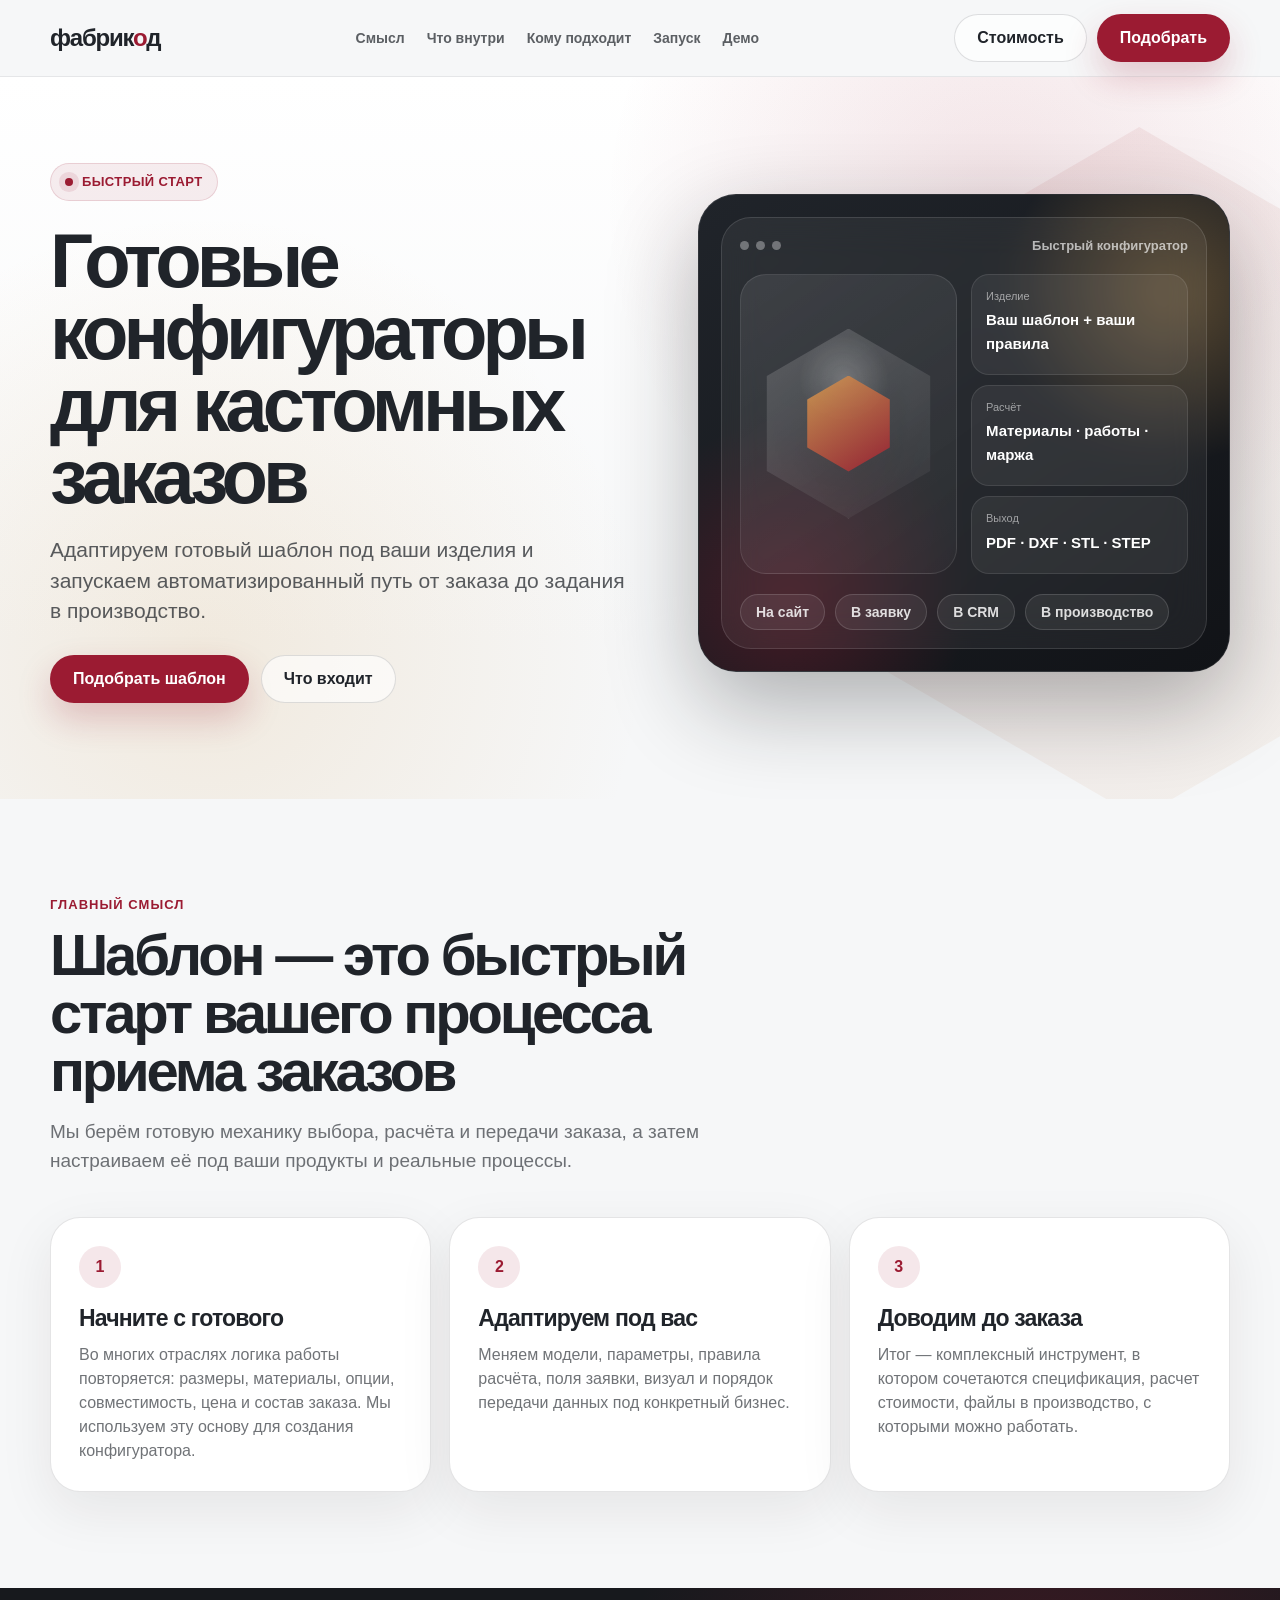
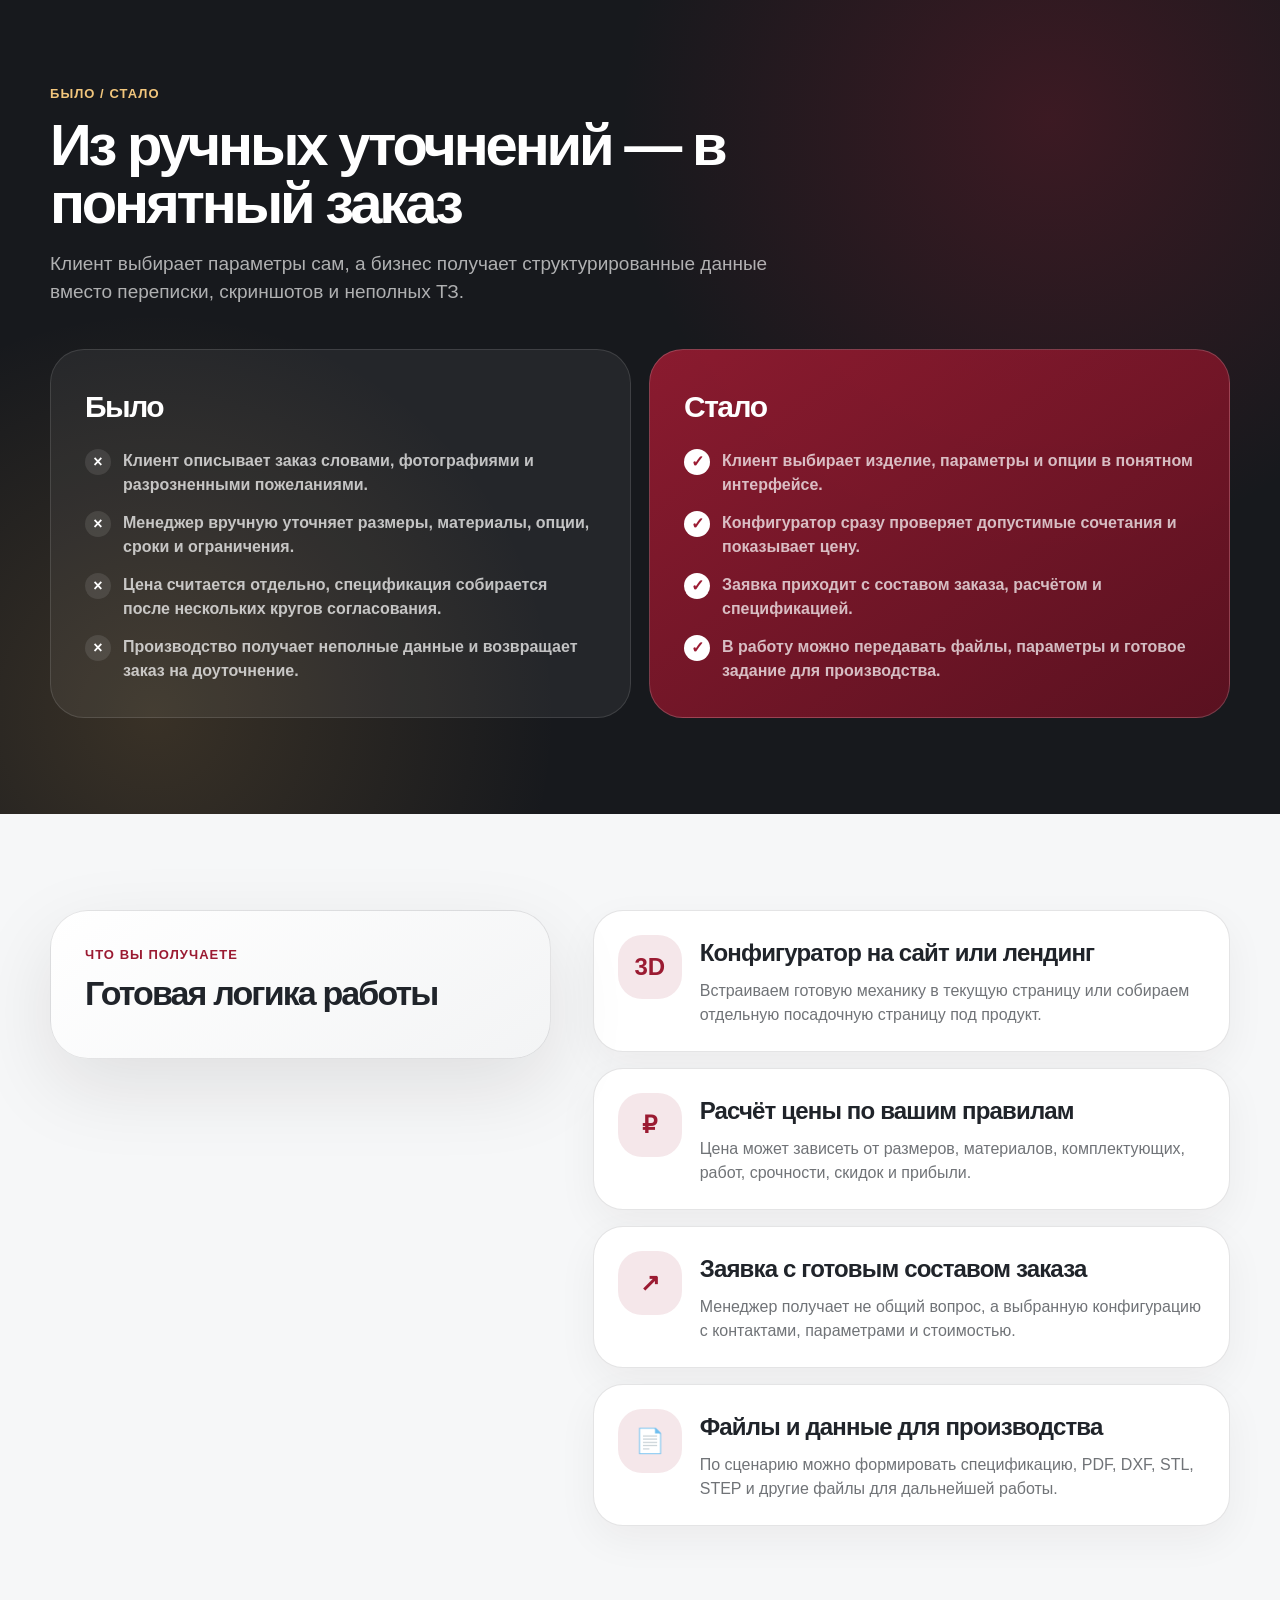
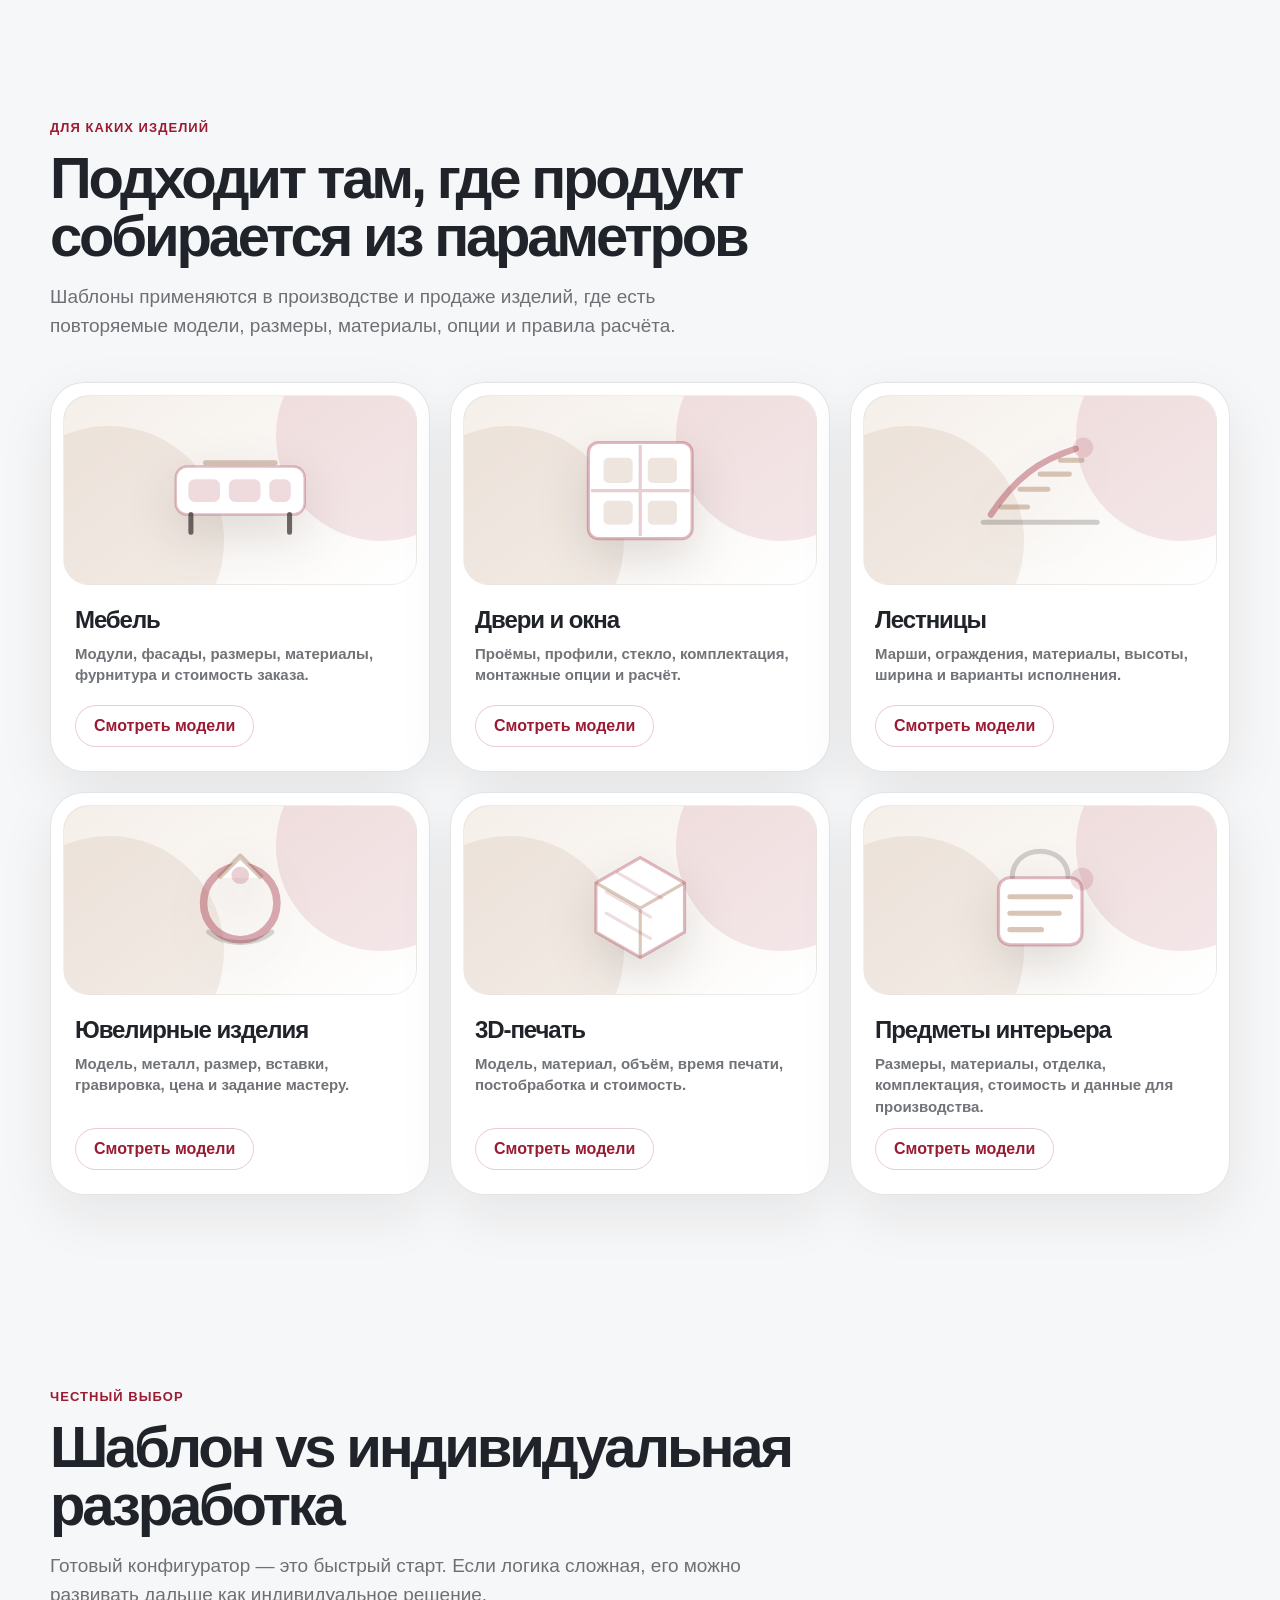
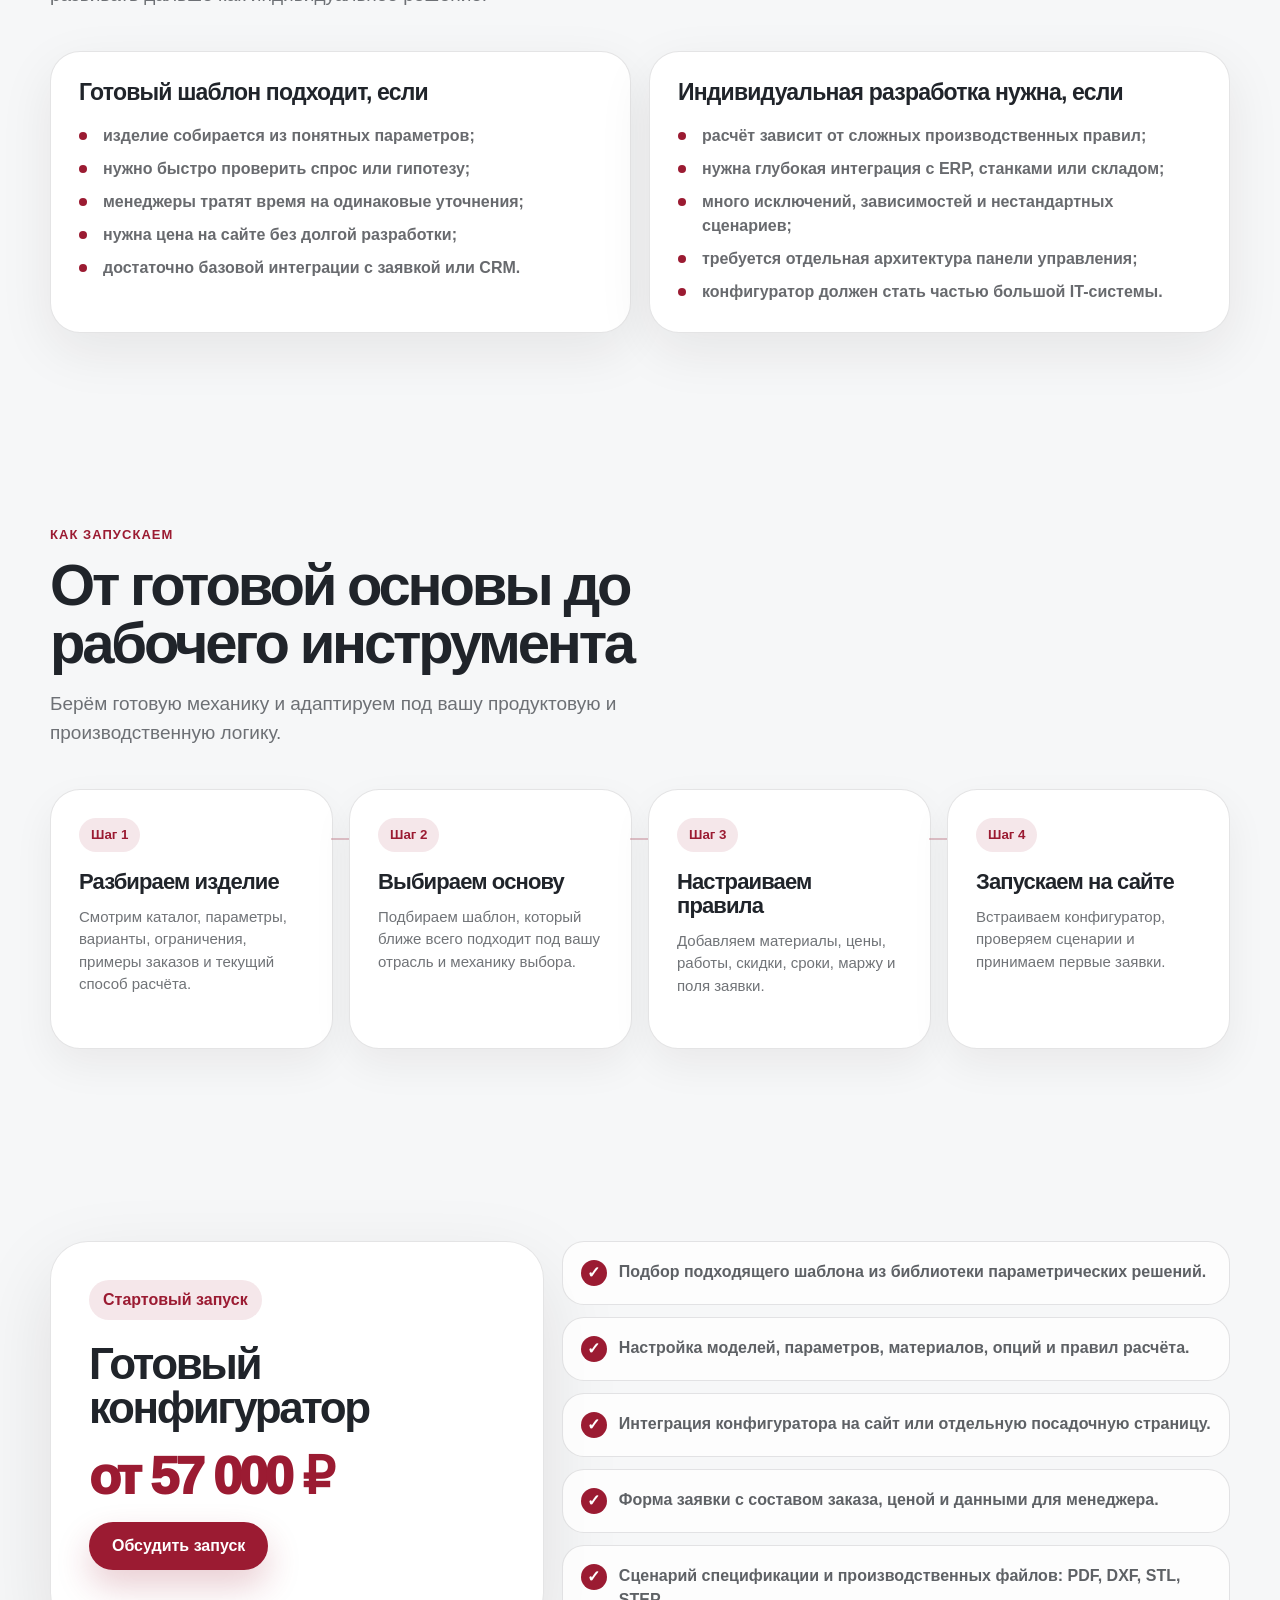
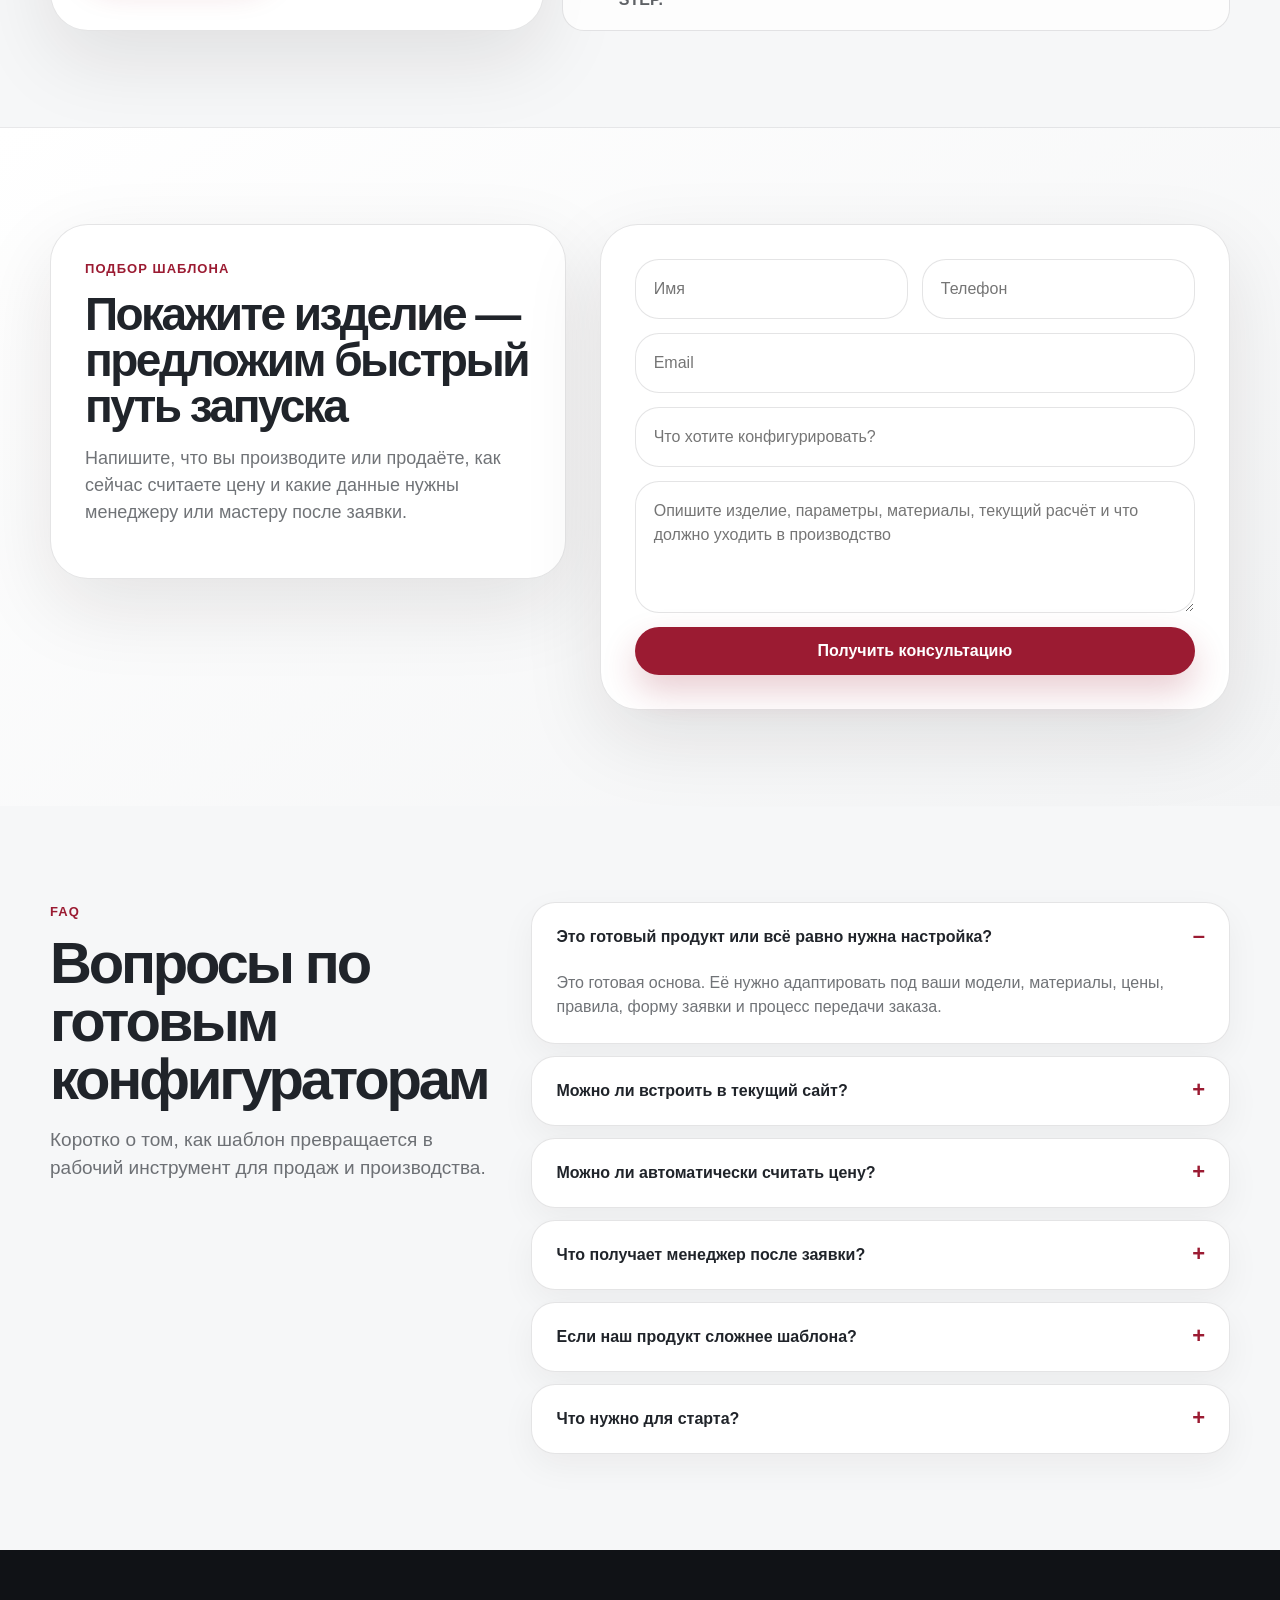
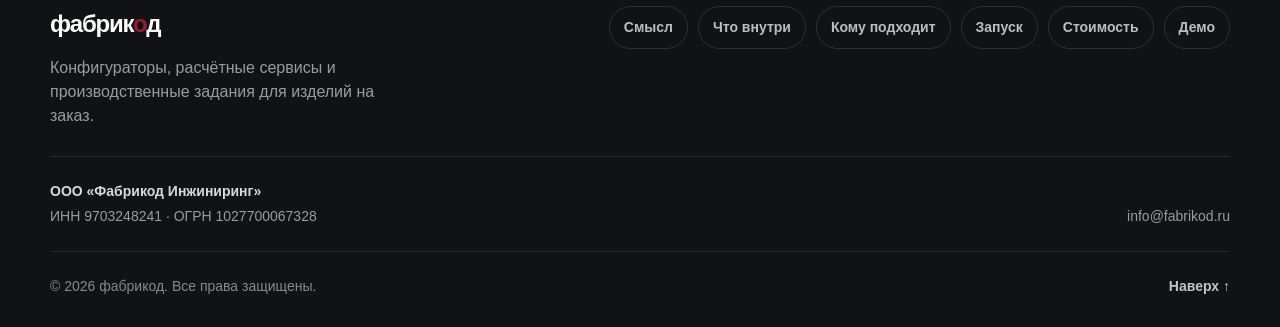
<file: prebuilt-configurators.html>
<!DOCTYPE html>
<html lang="ru">
<head>
  <meta charset="UTF-8" />
  <meta name="viewport" content="width=device-width, initial-scale=1.0" />
  <meta name="description" content="Готовые конфигураторы для кастомных заказов: быстрый запуск расчёта, спецификаций и производственных файлов без разработки с нуля." />
  <title>Готовые конфигураторы для кастомных заказов — фабрикод</title>
  <style>

    :root{
      --page-bg:#f6f7f8;
      --text:#20242a;
      --muted:rgba(32,36,42,.64);
      --line:rgba(32,36,42,.12);
      --card:#fff;
      --accent:#9b1b32;
      --accent-dark:#641021;
      --accent-soft:rgba(155,27,50,.10);
      --gold:#d4a052;
      --dark:#17191d;
      --dark-2:#20242a;
      --radius:30px;
      --shadow:0 28px 80px rgba(32,20,24,.10);
      --soft-shadow:0 18px 54px rgba(32,20,24,.08);
    }
    *{box-sizing:border-box}
    html{scroll-behavior:smooth}
    body{margin:0;font-family:Inter,-apple-system,BlinkMacSystemFont,"Segoe UI",Roboto,Arial,sans-serif;background:var(--page-bg);color:var(--text);line-height:1.5;-webkit-font-smoothing:antialiased}
    a{color:inherit;text-decoration:none}
    img,svg{max-width:100%;display:block}
    button,input,textarea{font:inherit}
    .container{width:min(1180px,calc(100% - 48px));margin:0 auto}
    .section{position:relative;padding:96px 0}
    .header{position:sticky;top:0;z-index:50;background:rgba(246,247,248,.84);backdrop-filter:blur(18px);border-bottom:1px solid rgba(32,36,42,.08)}
    .header__inner{min-height:76px;display:flex;align-items:center;justify-content:space-between;gap:24px}
    .logo{font-size:24px;font-weight:900;letter-spacing:-.05em;white-space:nowrap;color:var(--text)}
    .logo__accent{color:var(--accent)}
    .nav{display:flex;align-items:center;gap:22px;font-size:14px;font-weight:700;color:rgba(32,36,42,.72)}
    .nav a:hover{color:var(--accent)}
    .header__cta{display:flex;gap:10px;align-items:center}
    .btn{display:inline-flex;align-items:center;justify-content:center;gap:10px;border-radius:30px;border:1px solid transparent;padding:14px 22px;font-weight:800;line-height:1;min-height:48px;transition:.2s ease;background:transparent;cursor:pointer;white-space:nowrap}
    .btn--primary{background:var(--accent);color:white;box-shadow:0 16px 34px rgba(155,27,50,.22)}
    .btn--primary:hover{background:var(--accent-dark);transform:translateY(-1px)}
    .btn--ghost{border-color:rgba(32,36,42,.14);color:var(--text);background:rgba(255,255,255,.62)}
    .btn--ghost:hover{border-color:rgba(155,27,50,.28);color:var(--accent);background:#fff}
    .hero{position:relative;overflow:hidden;padding:86px 0 96px;background:
      radial-gradient(circle at 78% 18%, rgba(155,27,50,.12), transparent 34%),
      radial-gradient(circle at 16% 80%, rgba(212,160,82,.16), transparent 36%),
      linear-gradient(180deg,#fff 0%,var(--page-bg) 78%)}
    .hero::before{content:"";position:absolute;right:-16vw;top:50px;width:54vw;height:54vw;min-width:520px;min-height:520px;background:linear-gradient(145deg,rgba(155,27,50,.10),rgba(212,160,82,.09));clip-path:polygon(50% 0%,93% 25%,93% 75%,50% 100%,7% 75%,7% 25%);transform:rotate(0deg);opacity:.78;pointer-events:none}
    .hero__grid{position:relative;z-index:1;display:grid;grid-template-columns:minmax(0,1.05fr) minmax(420px,.95fr);gap:60px;align-items:center}
    .eyebrow{display:inline-flex;align-items:center;gap:9px;padding:8px 14px;border-radius:30px;background:rgba(155,27,50,.08);border:1px solid rgba(155,27,50,.14);color:var(--accent);font-size:13px;font-weight:850;letter-spacing:.03em;text-transform:uppercase}
    .eyebrow::before{content:"";width:8px;height:8px;border-radius:50%;background:var(--accent);box-shadow:0 0 0 6px rgba(155,27,50,.10)}
    h1,h2,h3,p{margin-top:0}
    h1{margin:24px 0 22px;font-size:clamp(44px,6.2vw,76px);line-height:.95;letter-spacing:-.065em;max-width:840px}
    .hero__lead{max-width:720px;color:rgba(32,36,42,.74);font-size:21px;line-height:1.45;font-weight:400;margin-bottom:28px}
    .hero__actions{display:flex;flex-wrap:wrap;gap:12px;margin-bottom:0}
    .hero__stats{display:grid;grid-template-columns:repeat(3,minmax(0,1fr));gap:12px;max-width:760px}
    .stat{border:1px solid rgba(32,36,42,.10);background:rgba(255,255,255,.74);border-radius:24px;padding:16px 18px;box-shadow:0 12px 36px rgba(32,20,24,.06)}
    .stat b{display:block;font-size:25px;line-height:1;letter-spacing:-.04em;color:var(--accent);margin-bottom:7px}
    .stat span{display:block;font-size:13px;font-weight:650;color:rgba(32,36,42,.62)}
    .hero-card{position:relative;padding:22px;border-radius:38px;background:linear-gradient(145deg,#20242a,#111317);color:#fff;box-shadow:0 34px 90px rgba(23,25,29,.32);overflow:hidden;border:1px solid rgba(255,255,255,.10)}
    .hero-card::before{content:"";position:absolute;inset:-16% -22% auto auto;width:66%;aspect-ratio:1;background:radial-gradient(circle,rgba(212,160,82,.34),transparent 68%);pointer-events:none}
    .hero-card::after{content:"";position:absolute;left:-18%;bottom:-24%;width:70%;aspect-ratio:1;background:radial-gradient(circle,rgba(155,27,50,.34),transparent 68%);pointer-events:none}
    .mock{position:relative;z-index:2;border:1px solid rgba(255,255,255,.12);border-radius:30px;background:rgba(255,255,255,.06);padding:18px;backdrop-filter:blur(18px)}
    .mock__top{display:flex;align-items:center;justify-content:space-between;gap:14px;margin-bottom:18px;color:rgba(255,255,255,.66);font-size:13px}
    .mock__dots{display:flex;gap:7px}.mock__dots span{width:9px;height:9px;border-radius:50%;background:rgba(255,255,255,.34)}
    .mock__screen{display:grid;grid-template-columns:1fr 1fr;gap:14px;align-items:stretch}
    .product-visual{min-height:300px;border-radius:26px;background:
      radial-gradient(circle at 48% 35%,rgba(255,255,255,.22),transparent 20%),
      linear-gradient(145deg,rgba(255,255,255,.09),rgba(255,255,255,.03));border:1px solid rgba(255,255,255,.10);position:relative;overflow:hidden;display:flex;align-items:center;justify-content:center}
    .hex-product{width:190px;aspect-ratio:1;clip-path:polygon(50% 0%,93% 25%,93% 75%,50% 100%,7% 75%,7% 25%);background:linear-gradient(145deg,rgba(255,255,255,.18),rgba(255,255,255,.04));border:1px solid rgba(255,255,255,.1);display:grid;place-items:center;filter:drop-shadow(0 34px 42px rgba(0,0,0,.28))}
    .hex-product span{width:96px;aspect-ratio:1;clip-path:polygon(50% 0%,93% 25%,93% 75%,50% 100%,7% 75%,7% 25%);background:linear-gradient(145deg,var(--gold),var(--accent));opacity:.9}
    .panel{display:grid;gap:10px}.panel__item{border:1px solid rgba(255,255,255,.10);border-radius:18px;padding:13px 14px;background:rgba(255,255,255,.06)}
    .panel__item small{display:block;color:rgba(255,255,255,.55);font-size:11px;margin-bottom:4px}.panel__item b{font-size:15px}.panel__price{border-radius:22px;background:#fff;color:var(--dark);padding:18px;margin-top:4px}.panel__price small{display:block;color:rgba(32,36,42,.55);font-weight:750;margin-bottom:5px}.panel__price b{font-size:28px;letter-spacing:-.05em;color:var(--accent)}
    .chip-row{display:flex;flex-wrap:wrap;gap:10px;margin-top:20px}.chip{display:inline-flex;align-items:center;justify-content:center;border-radius:30px;border:1px solid rgba(32,36,42,.12);background:rgba(255,255,255,.56);padding:10px 15px;color:rgba(32,36,42,.78);font-weight:760;font-size:14px;line-height:1}.chip--dark{border-color:rgba(255,255,255,.14);background:rgba(255,255,255,.07);color:rgba(255,255,255,.84)}
    .section-title{max-width:760px;margin-bottom:42px}.kicker{color:var(--accent);font-weight:900;letter-spacing:.08em;text-transform:uppercase;font-size:13px;margin-bottom:12px}.section-title h2{font-size:clamp(36px,4.7vw,58px);line-height:1;letter-spacing:-.055em;margin-bottom:18px}.section-title p{color:var(--muted);font-size:19px;line-height:1.5;max-width:720px}
    .cards{display:grid;grid-template-columns:repeat(3,minmax(0,1fr));gap:18px}.card{background:var(--card);border:1px solid var(--line);border-radius:var(--radius);padding:28px;box-shadow:var(--soft-shadow)}.card__num{display:inline-grid;place-items:center;width:42px;height:42px;border-radius:50%;background:var(--accent-soft);color:var(--accent);font-weight:900;margin-bottom:18px}.card h3{font-size:23px;line-height:1.1;letter-spacing:-.035em;margin-bottom:12px}.card p{color:var(--muted);margin-bottom:0}.card ul{margin:18px 0 0;padding:0;list-style:none;display:grid;gap:9px}.card li{position:relative;padding-left:24px;color:rgba(32,36,42,.68);font-weight:620}.card li::before{content:"";position:absolute;left:0;top:.55em;width:8px;height:8px;border-radius:50%;background:var(--accent)}
    .dark-section{background:var(--dark);color:#fff;overflow:hidden}.dark-section::before{content:"";position:absolute;inset:0;background:radial-gradient(circle at 82% 16%,rgba(155,27,50,.28),transparent 34%),radial-gradient(circle at 12% 88%,rgba(212,160,82,.18),transparent 30%);pointer-events:none}.dark-section .container{position:relative;z-index:1}.dark-section .kicker{color:#f2c67c}.dark-section .section-title p{color:rgba(255,255,255,.66)}.dark-section .section-title h2{color:#fff}
    .compare{display:grid;grid-template-columns:1fr 1fr;gap:18px}.compare-card{border-radius:34px;padding:34px;border:1px solid rgba(255,255,255,.12);background:rgba(255,255,255,.06);min-height:300px}.compare-card h3{font-size:30px;letter-spacing:-.05em;margin-bottom:20px}.compare-list{display:grid;gap:14px}.compare-list div{display:flex;gap:12px;align-items:flex-start;color:rgba(255,255,255,.72);font-weight:650}.compare-list i{display:inline-grid;place-items:center;width:26px;height:26px;flex:0 0 26px;border-radius:50%;font-style:normal;font-weight:900;background:rgba(255,255,255,.10);color:#fff}.compare-card--after{background:linear-gradient(145deg,rgba(155,27,50,.88),rgba(100,16,33,.88));border-color:rgba(255,255,255,.18)}.compare-card--after .compare-list i{background:#fff;color:var(--accent)}
    .industry-grid{display:grid;grid-template-columns:repeat(3,minmax(0,1fr));gap:20px}.industry{position:relative;overflow:hidden;min-height:390px;border-radius:34px;background:#fff;border:1px solid var(--line);display:flex;flex-direction:column;box-shadow:0 20px 56px rgba(32,20,24,.08);transition:transform .2s ease,box-shadow .2s ease,border-color .2s ease}.industry:hover{transform:translateY(-3px);box-shadow:0 26px 68px rgba(32,20,24,.12);border-color:rgba(155,27,50,.18)}.industry__image{height:190px;margin:12px 12px 0;border-radius:26px;overflow:hidden;display:grid;place-items:center;background:linear-gradient(145deg,#f5efe9,#fff);border:1px solid rgba(32,36,42,.06);position:relative}.industry__image::before{content:"";position:absolute;inset:-35% -20% auto auto;width:210px;height:210px;border-radius:50%;background:rgba(155,27,50,.10)}.industry__image::after{content:"";position:absolute;inset:auto auto -38% -20%;width:230px;height:230px;border-radius:50%;background:rgba(148,95,57,.10)}.industry__image svg{position:relative;z-index:1;width:74%;height:74%;filter:drop-shadow(0 18px 24px rgba(32,20,24,.14))}.industry__body{padding:22px 24px 24px;display:flex;flex-direction:column;gap:10px;flex:1}.industry__body b{letter-spacing:-.045em;font-size:24px;line-height:1.05}.industry__body span{font-size:15px;line-height:1.45;color:var(--muted);font-weight:620;min-height:44px}.industry__button{margin-top:auto;align-self:flex-start;display:inline-flex;align-items:center;justify-content:center;min-height:42px;padding:0 18px;border-radius:30px;border:1px solid rgba(155,27,50,.22);background:rgba(255,255,255,.64);color:var(--accent);font-weight:850;text-decoration:none;transition:background .2s ease,border-color .2s ease,transform .2s ease}.industry__button:hover{background:var(--accent-soft);border-color:rgba(155,27,50,.38);transform:translateY(-1px)}
    .feature-block{display:grid;grid-template-columns:.88fr 1.12fr;gap:42px;align-items:start}.feature-panel{position:sticky;top:112px;border-radius:38px;background:linear-gradient(145deg,#fff,#f3f4f5);border:1px solid var(--line);box-shadow:var(--shadow);padding:34px}.feature-panel h3{font-size:34px;line-height:1;letter-spacing:-.055em;margin-bottom:14px}.feature-panel p{color:var(--muted);font-size:17px;margin-bottom:22px}.chips-box{display:flex;flex-wrap:wrap;gap:10px}.feature-list{display:grid;gap:16px}.feature-row{display:grid;grid-template-columns:64px 1fr;gap:18px;border-radius:30px;background:#fff;border:1px solid var(--line);padding:24px;box-shadow:0 14px 40px rgba(32,20,24,.05)}.feature-row__icon{width:64px;height:64px;border-radius:24px;background:var(--accent-soft);display:grid;place-items:center;color:var(--accent);font-size:24px;font-weight:900}.feature-row h3{font-size:24px;letter-spacing:-.035em;margin-bottom:8px}.feature-row p{margin:0;color:var(--muted)}
    .steps{display:grid;grid-template-columns:repeat(4,minmax(0,1fr));gap:16px}.step{position:relative;padding:28px;border-radius:30px;background:#fff;border:1px solid var(--line);box-shadow:0 16px 42px rgba(32,20,24,.06);min-height:260px}.step::after{content:"";position:absolute;top:48px;right:-17px;width:18px;height:2px;background:rgba(155,27,50,.24)}.step:last-child::after{display:none}.step small{display:inline-flex;border-radius:30px;background:var(--accent-soft);color:var(--accent);font-weight:900;padding:7px 12px;margin-bottom:18px}.step h3{font-size:22px;line-height:1.08;letter-spacing:-.04em;margin-bottom:12px}.step p{font-size:15px;color:var(--muted);margin:0}
    .price-box{display:grid;grid-template-columns:.85fr 1.15fr;gap:18px;align-items:stretch}.price-card{border-radius:38px;background:#fff;border:1px solid var(--line);padding:38px;box-shadow:var(--shadow)}.price-card__label{display:inline-flex;border-radius:30px;background:var(--accent-soft);color:var(--accent);font-weight:900;padding:8px 14px;margin-bottom:22px}.price-card h2{font-size:44px;line-height:1;letter-spacing:-.055em;margin-bottom:16px}.price{font-size:52px;line-height:1;letter-spacing:-.06em;color:var(--accent);font-weight:950;margin:20px 0}.price-card p{color:var(--muted);font-size:18px}.price-includes{display:grid;gap:12px}.include{display:flex;gap:12px;align-items:flex-start;border-radius:22px;background:rgba(255,255,255,.72);border:1px solid var(--line);padding:18px}.include i{display:grid;place-items:center;width:26px;height:26px;flex:0 0 26px;border-radius:50%;background:var(--accent);color:#fff;font-style:normal;font-weight:900}.include span{font-weight:720;color:rgba(32,36,42,.72)}
    .contact{background:linear-gradient(145deg,#fff,#f3f4f5);border-top:1px solid rgba(32,36,42,.08)}.contact-grid{display:grid;grid-template-columns:.9fr 1.1fr;gap:34px;align-items:start}.contact-card{border-radius:38px;background:#fff;border:1px solid var(--line);box-shadow:var(--shadow);padding:34px}.contact-card h2{font-size:46px;line-height:1;letter-spacing:-.055em;margin-bottom:16px}.contact-card p{color:var(--muted);font-size:18px}.contact-details{display:grid;gap:12px;margin-top:24px}.contact-details a,.contact-details span{display:flex;gap:10px;align-items:center;color:rgba(32,36,42,.72);font-weight:720}.form{display:grid;gap:14px}.form-row{display:grid;grid-template-columns:1fr 1fr;gap:14px}.input,.textarea{width:100%;border-radius:24px;border:1px solid var(--line);background:#fff;padding:17px 18px;outline:none}.textarea{min-height:132px;resize:vertical}.input:focus,.textarea:focus{border-color:rgba(155,27,50,.38);box-shadow:0 0 0 4px rgba(155,27,50,.07)}
    .faq{display:grid;grid-template-columns:.62fr 1fr;gap:44px;align-items:start}.faq-list{display:grid;gap:12px}.faq-item{border-radius:24px;background:#fff;border:1px solid var(--line);box-shadow:0 12px 34px rgba(32,20,24,.05);overflow:hidden}.faq-item summary{list-style:none;cursor:pointer;padding:22px 24px;font-weight:850;display:flex;justify-content:space-between;gap:18px}.faq-item summary::-webkit-details-marker{display:none}.faq-item summary::after{content:"+";font-size:22px;color:var(--accent);line-height:1}.faq-item[open] summary::after{content:"–"}.faq-item p{padding:0 24px 24px;color:var(--muted);margin:0}
    .footer{background:#101216;color:#fff;padding:56px 0 30px}.footer__top{display:grid;grid-template-columns:1fr 1.25fr;gap:34px;align-items:start;padding-bottom:28px;border-bottom:1px solid rgba(255,255,255,.10)}.footer .logo{color:#fff}.footer p{color:rgba(255,255,255,.58);max-width:360px;margin:14px 0 0}.footer__nav{display:flex;flex-wrap:wrap;justify-content:flex-end;gap:10px}.footer__nav a{border:1px solid rgba(255,255,255,.12);border-radius:30px;padding:10px 14px;color:rgba(255,255,255,.72);font-weight:760;font-size:14px}.footer__nav a:hover{background:rgba(255,255,255,.08);color:#fff}.footer__legal{display:flex;justify-content:space-between;gap:18px;align-items:end;padding:24px 0;border-bottom:1px solid rgba(255,255,255,.08);color:rgba(255,255,255,.58);font-size:14px}.footer__legal b{display:block;color:rgba(255,255,255,.84);margin-bottom:4px}.footer__bottom{display:flex;justify-content:space-between;align-items:center;gap:18px;padding-top:24px;color:rgba(255,255,255,.50);font-size:14px}.to-top{color:rgba(255,255,255,.75);font-weight:800}
    @media (max-width: 1060px){.hero__grid,.feature-block,.price-box,.contact-grid,.faq{grid-template-columns:1fr}.hero-card{max-width:720px}.feature-panel{position:relative;top:auto}.cards{grid-template-columns:1fr 1fr}.industry-grid{grid-template-columns:repeat(3,1fr)}.steps{grid-template-columns:1fr 1fr}.step::after{display:none}.nav{display:none}}

    @media (max-width: 980px){.industry-grid{grid-template-columns:repeat(2,minmax(0,1fr))}.industry{min-height:360px}}
    @media (max-width: 720px){.container{width:min(100% - 28px,1180px)}.section{padding:68px 0}.header__inner{min-height:68px}.header__cta .btn--ghost{display:none}.hero{padding:54px 0 70px}.hero__grid{gap:34px}.hero-card{padding:14px;border-radius:30px}.mock__screen{grid-template-columns:1fr}.product-visual{min-height:230px}.hero__stats,.cards,.industry-grid,.steps,.compare,.form-row{grid-template-columns:1fr}h1{font-size:46px}.hero__lead{font-size:18px}.section-title h2{font-size:38px}.compare-card{min-height:auto}.feature-row{grid-template-columns:1fr}.price{font-size:42px}.contact-card h2{font-size:36px}.footer__top,.footer__legal,.footer__bottom{grid-template-columns:1fr;display:grid}.footer__nav{justify-content:flex-start}.footer__legal{align-items:start}.btn{width:100%}.hero__actions .btn{width:auto}}
  
  
    @media (max-width: 720px){.industry{min-height:auto}.industry__image{height:190px}.industry__body b{font-size:22px}.industry__body span{min-height:auto}.industry__button{width:100%}}
</style>
</head>
<body>
  <header class="header">
    <div class="container header__inner">
      <a href="#top" class="logo">фабрик<span class="logo__accent">о</span>д</a>
      <nav class="nav" aria-label="Навигация">
        <a href="#why">Смысл</a>
        <a href="#included">Что внутри</a>
        <a href="#fit">Кому подходит</a>
        <a href="#steps">Запуск</a>
        <a href="#contact">Демо</a>
      </nav>
      <div class="header__cta">
        <a class="btn btn--ghost" href="#price">Стоимость</a>
        <a class="btn btn--primary" href="#contact">Подобрать</a>
      </div>
    </div>
  </header>

  <main id="top">
    <section class="hero">
      <div class="container hero__grid">
        <div>
          <span class="eyebrow">Быстрый старт</span>
          <h1>Готовые конфигураторы для кастомных заказов</h1>
          <p class="hero__lead">Адаптируем готовый шаблон под ваши изделия и запускаем автоматизированный путь от заказа до задания в производство.</p>
          <div class="hero__actions">
            <a class="btn btn--primary" href="#contact">Подобрать шаблон</a>
            <a class="btn btn--ghost" href="#included">Что входит</a>
          </div>
        </div>
        <div class="hero-card" aria-label="Превью конфигуратора">
          <div class="mock">
            <div class="mock__top"><div class="mock__dots"><span></span><span></span><span></span></div><b>Быстрый конфигуратор</b></div>
            <div class="mock__screen">
              <div class="product-visual"><div class="hex-product"><span></span></div></div>
              <div class="panel">
                <div class="panel__item"><small>Изделие</small><b>Ваш шаблон + ваши правила</b></div>
                <div class="panel__item"><small>Расчёт</small><b>Материалы · работы · маржа</b></div>
                <div class="panel__item"><small>Выход</small><b>PDF · DXF · STL · STEP</b></div>
              </div>
            </div>
            <div class="chip-row">
              <span class="chip chip--dark">На сайт</span>
              <span class="chip chip--dark">В заявку</span>
              <span class="chip chip--dark">В CRM</span>
              <span class="chip chip--dark">В производство</span>
            </div>
          </div>
        </div>
      </div>
    </section>

    <section class="section" id="why">
      <div class="container">
        <div class="section-title">
          <div class="kicker">Главный смысл</div>
          <h2>Шаблон — это быстрый старт вашего процесса приема заказов</h2>
          <p>Мы берём готовую механику выбора, расчёта и передачи заказа, а затем настраиваем её под ваши продукты и реальные процессы.</p>
        </div>
        <div class="cards">
          <article class="card">
            <span class="card__num">1</span>
            <h3>Начните с готового</h3>
            <p>Во многих отраслях логика работы повторяется: размеры, материалы, опции, совместимость, цена и состав заказа. Мы используем эту основу для создания конфигуратора.</p>
          </article>
          <article class="card">
            <span class="card__num">2</span>
            <h3>Адаптируем под вас</h3>
            <p>Меняем модели, параметры, правила расчёта, поля заявки, визуал и порядок передачи данных под конкретный бизнес.</p>
          </article>
          <article class="card">
            <span class="card__num">3</span>
            <h3>Доводим до заказа</h3>
            <p>Итог — комплексный инструмент, в котором сочетаются спецификация, расчет стоимости, файлы в производство, с которыми можно работать.</p>
          </article>
        </div>
      </div>
    </section>

    <section class="section dark-section">
      <div class="container">
        <div class="section-title">
          <div class="kicker">Было / Стало</div>
          <h2>Из ручных уточнений — в понятный заказ</h2>
          <p>Клиент выбирает параметры сам, а бизнес получает структурированные данные вместо переписки, скриншотов и неполных ТЗ.</p>
        </div>
        <div class="compare">
          <div class="compare-card">
            <h3>Было</h3>
            <div class="compare-list">
              <div><i>×</i><span>Клиент описывает заказ словами, фотографиями и разрозненными пожеланиями.</span></div>
              <div><i>×</i><span>Менеджер вручную уточняет размеры, материалы, опции, сроки и ограничения.</span></div>
              <div><i>×</i><span>Цена считается отдельно, спецификация собирается после нескольких кругов согласования.</span></div>
              <div><i>×</i><span>Производство получает неполные данные и возвращает заказ на доуточнение.</span></div>
            </div>
          </div>
          <div class="compare-card compare-card--after">
            <h3>Стало</h3>
            <div class="compare-list">
              <div><i>✓</i><span>Клиент выбирает изделие, параметры и опции в понятном интерфейсе.</span></div>
              <div><i>✓</i><span>Конфигуратор сразу проверяет допустимые сочетания и показывает цену.</span></div>
              <div><i>✓</i><span>Заявка приходит с составом заказа, расчётом и спецификацией.</span></div>
              <div><i>✓</i><span>В работу можно передавать файлы, параметры и готовое задание для производства.</span></div>
            </div>
          </div>
        </div>
      </div>
    </section>

    <section class="section" id="included">
      <div class="container feature-block">
        <div class="feature-panel">
          <div class="kicker">Что вы получаете</div>
          <h3>Готовая логика работы</h3>
        </div>
        <div class="feature-list">
          <div class="feature-row"><div class="feature-row__icon">3D</div><div><h3>Конфигуратор на сайт или лендинг</h3><p>Встраиваем готовую механику в текущую страницу или собираем отдельную посадочную страницу под продукт.</p></div></div>
          <div class="feature-row"><div class="feature-row__icon">₽</div><div><h3>Расчёт цены по вашим правилам</h3><p>Цена может зависеть от размеров, материалов, комплектующих, работ, срочности, скидок и прибыли.</p></div></div>
          <div class="feature-row"><div class="feature-row__icon">↗</div><div><h3>Заявка с готовым составом заказа</h3><p>Менеджер получает не общий вопрос, а выбранную конфигурацию с контактами, параметрами и стоимостью.</p></div></div>
          <div class="feature-row"><div class="feature-row__icon">📄</div><div><h3>Файлы и данные для производства</h3><p>По сценарию можно формировать спецификацию, PDF, DXF, STL, STEP и другие файлы для дальнейшей работы.</p></div></div>
        </div>
      </div>
    </section>

    <section class="section" id="industries">
      <div class="container">
        <div class="section-title">
          <div class="kicker">Для каких изделий</div>
          <h2>Подходит там, где продукт собирается из параметров</h2>
          <p>Шаблоны применяются в производстве и продаже изделий, где есть повторяемые модели, размеры, материалы, опции и правила расчёта.</p>
        </div>
        <div class="industry-grid">
          <article class="industry">
            <div class="industry__image" aria-hidden="true">
              <svg viewBox="0 0 320 220" xmlns="http://www.w3.org/2000/svg">
                <rect x="58" y="72" width="204" height="76" rx="18" fill="#fff" stroke="#9b1b32" stroke-opacity=".28" stroke-width="4"/>
                <rect x="78" y="92" width="50" height="36" rx="10" fill="#9b1b32" fill-opacity=".16"/>
                <rect x="142" y="92" width="50" height="36" rx="10" fill="#9b1b32" fill-opacity=".16"/>
                <rect x="206" y="92" width="34" height="36" rx="10" fill="#9b1b32" fill-opacity=".16"/>
                <path d="M82 148v28M238 148v28" stroke="#2f2426" stroke-width="8" stroke-linecap="round" opacity=".68"/>
                <path d="M105 66h110" stroke="#945f39" stroke-width="8" stroke-linecap="round" opacity=".34"/>
              </svg>
            </div>
            <div class="industry__body">
              <b>Мебель</b>
              <span>Модули, фасады, размеры, материалы, фурнитура и стоимость заказа.</span>
              <a class="industry__button" href="#contact">Смотреть модели</a>
            </div>
          </article>
          <article class="industry">
            <div class="industry__image" aria-hidden="true">
              <svg viewBox="0 0 320 220" xmlns="http://www.w3.org/2000/svg">
                <rect x="78" y="34" width="164" height="152" rx="16" fill="#fff" stroke="#9b1b32" stroke-opacity=".30" stroke-width="5"/>
                <path d="M160 38v144M82 110h156" stroke="#9b1b32" stroke-opacity=".22" stroke-width="5"/>
                <rect x="102" y="58" width="46" height="40" rx="8" fill="#945f39" fill-opacity=".16"/>
                <rect x="172" y="58" width="46" height="40" rx="8" fill="#945f39" fill-opacity=".16"/>
                <rect x="102" y="126" width="46" height="38" rx="8" fill="#945f39" fill-opacity=".16"/>
                <rect x="172" y="126" width="46" height="38" rx="8" fill="#945f39" fill-opacity=".16"/>
              </svg>
            </div>
            <div class="industry__body">
              <b>Двери и окна</b>
              <span>Проёмы, профили, стекло, комплектация, монтажные опции и расчёт.</span>
              <a class="industry__button" href="#contact">Смотреть модели</a>
            </div>
          </article>
          <article class="industry">
            <div class="industry__image" aria-hidden="true">
              <svg viewBox="0 0 320 220" xmlns="http://www.w3.org/2000/svg">
                <path d="M70 160h180" stroke="#2f2426" stroke-opacity=".22" stroke-width="8" stroke-linecap="round"/>
                <path d="M82 148c38-58 77-86 134-104" fill="none" stroke="#9b1b32" stroke-opacity=".36" stroke-width="10" stroke-linecap="round"/>
                <path d="M98 136h42M128 108h44M160 84h46M192 62h34" stroke="#945f39" stroke-opacity=".34" stroke-width="8" stroke-linecap="round"/>
                <circle cx="228" cy="42" r="16" fill="#9b1b32" fill-opacity=".14"/>
              </svg>
            </div>
            <div class="industry__body">
              <b>Лестницы</b>
              <span>Марши, ограждения, материалы, высоты, ширина и варианты исполнения.</span>
              <a class="industry__button" href="#contact">Смотреть модели</a>
            </div>
          </article>
          <article class="industry">
            <div class="industry__image" aria-hidden="true">
              <svg viewBox="0 0 320 220" xmlns="http://www.w3.org/2000/svg">
                <circle cx="160" cy="114" r="58" fill="none" stroke="#9b1b32" stroke-opacity=".36" stroke-width="12"/>
                <path d="M126 74l34-34 34 34" fill="#fff" stroke="#945f39" stroke-opacity=".34" stroke-width="8" stroke-linejoin="round"/>
                <circle cx="160" cy="70" r="14" fill="#9b1b32" fill-opacity=".20"/>
                <path d="M110 160c26 22 74 22 100 0" fill="none" stroke="#2f2426" stroke-opacity=".18" stroke-width="8" stroke-linecap="round"/>
              </svg>
            </div>
            <div class="industry__body">
              <b>Ювелирные изделия</b>
              <span>Модель, металл, размер, вставки, гравировка, цена и задание мастеру.</span>
              <a class="industry__button" href="#contact">Смотреть модели</a>
            </div>
          </article>
          <article class="industry">
            <div class="industry__image" aria-hidden="true">
              <svg viewBox="0 0 320 220" xmlns="http://www.w3.org/2000/svg">
                <path d="M160 42l70 40v78l-70 40-70-40V82z" fill="#fff" stroke="#9b1b32" stroke-opacity=".30" stroke-width="5"/>
                <path d="M90 82l70 40 70-40M160 122v78" fill="none" stroke="#945f39" stroke-opacity=".34" stroke-width="5"/>
                <path d="M124 66l70 40M106 96l70 40M106 130l70 40" stroke="#9b1b32" stroke-opacity=".15" stroke-width="5" stroke-linecap="round"/>
              </svg>
            </div>
            <div class="industry__body">
              <b>3D-печать</b>
              <span>Модель, материал, объём, время печати, постобработка и стоимость.</span>
              <a class="industry__button" href="#contact">Смотреть модели</a>
            </div>
          </article>
          <article class="industry">
            <div class="industry__image" aria-hidden="true">
              <svg viewBox="0 0 320 220" xmlns="http://www.w3.org/2000/svg">
                <rect x="94" y="74" width="132" height="106" rx="18" fill="#fff" stroke="#9b1b32" stroke-opacity=".30" stroke-width="5"/>
                <path d="M112 104h96M112 130h78M112 156h50" stroke="#945f39" stroke-opacity=".36" stroke-width="8" stroke-linecap="round"/>
                <path d="M116 72c0-24 20-40 44-40s44 16 44 40" fill="none" stroke="#2f2426" stroke-opacity=".20" stroke-width="8" stroke-linecap="round"/>
                <circle cx="226" cy="76" r="18" fill="#9b1b32" fill-opacity=".14"/>
              </svg>
            </div>
            <div class="industry__body">
              <b>Предметы интерьера</b>
              <span>Размеры, материалы, отделка, комплектация, стоимость и данные для производства.</span>
              <a class="industry__button" href="#contact">Смотреть модели</a>
            </div>
          </article>
        </div>
      </div>
    </section>

    <section class="section" id="fit">
      <div class="container">
        <div class="section-title">
          <div class="kicker">Честный выбор</div>
          <h2>Шаблон vs индивидуальная разработка</h2>
          <p>Готовый конфигуратор — это быстрый старт. Если логика сложная, его можно развивать дальше как индивидуальное решение.</p>
        </div>
        <div class="compare" style="color:var(--text)">
          <div class="card">
            <h3>Готовый шаблон подходит, если</h3>
            <ul>
              <li>изделие собирается из понятных параметров;</li>
              <li>нужно быстро проверить спрос или гипотезу;</li>
              <li>менеджеры тратят время на одинаковые уточнения;</li>
              <li>нужна цена на сайте без долгой разработки;</li>
              <li>достаточно базовой интеграции с заявкой или CRM.</li>
            </ul>
          </div>
          <div class="card">
            <h3>Индивидуальная разработка нужна, если</h3>
            <ul>
              <li>расчёт зависит от сложных производственных правил;</li>
              <li>нужна глубокая интеграция с ERP, станками или складом;</li>
              <li>много исключений, зависимостей и нестандартных сценариев;</li>
              <li>требуется отдельная архитектура панели управления;</li>
              <li>конфигуратор должен стать частью большой IT-системы.</li>
            </ul>
          </div>
        </div>
      </div>
    </section>

    <section class="section" id="steps">
      <div class="container">
        <div class="section-title">
          <div class="kicker">Как запускаем</div>
          <h2>От готовой основы до рабочего инструмента</h2>
          <p>Берём готовую механику и адаптируем под вашу продуктовую и производственную логику.</p>
        </div>
        <div class="steps">
          <article class="step"><small>Шаг 1</small><h3>Разбираем изделие</h3><p>Смотрим каталог, параметры, варианты, ограничения, примеры заказов и текущий способ расчёта.</p></article>
          <article class="step"><small>Шаг 2</small><h3>Выбираем основу</h3><p>Подбираем шаблон, который ближе всего подходит под вашу отрасль и механику выбора.</p></article>
          <article class="step"><small>Шаг 3</small><h3>Настраиваем правила</h3><p>Добавляем материалы, цены, работы, скидки, сроки, маржу и поля заявки.</p></article>
          <article class="step"><small>Шаг 4</small><h3>Запускаем на сайте</h3><p>Встраиваем конфигуратор, проверяем сценарии и принимаем первые заявки.</p></article>
        </div>
      </div>
    </section>

    <section class="section" id="price">
      <div class="container price-box">
        <div class="price-card">
          <span class="price-card__label">Стартовый запуск</span>
          <h2>Готовый конфигуратор</h2>
          <div class="price">от 57 000 ₽</div>
          
          <a class="btn btn--primary" href="#contact">Обсудить запуск</a>
        </div>
        <div class="price-includes">
          <div class="include"><i>✓</i><span>Подбор подходящего шаблона из библиотеки параметрических решений.</span></div>
          <div class="include"><i>✓</i><span>Настройка моделей, параметров, материалов, опций и правил расчёта.</span></div>
          <div class="include"><i>✓</i><span>Интеграция конфигуратора на сайт или отдельную посадочную страницу.</span></div>
          <div class="include"><i>✓</i><span>Форма заявки с составом заказа, ценой и данными для менеджера.</span></div>
          <div class="include"><i>✓</i><span>Сценарий спецификации и производственных файлов: PDF, DXF, STL, STEP.</span></div>
        </div>
      </div>
    </section>

    <section class="section contact" id="contact">
      <div class="container contact-grid">
        <div class="contact-card">
          <div class="kicker">Подбор шаблона</div>
          <h2>Покажите изделие — предложим быстрый путь запуска</h2>
          <p>Напишите, что вы производите или продаёте, как сейчас считаете цену и какие данные нужны менеджеру или мастеру после заявки.</p>
        </div>
        <form class="contact-card form">
          <div class="form-row">
            <input class="input" placeholder="Имя" type="text" />
            <input class="input" placeholder="Телефон" type="tel" />
          </div>
          <input class="input" placeholder="Email" type="email" />
          <input class="input" placeholder="Что хотите конфигурировать?" type="text" />
          <textarea class="textarea" placeholder="Опишите изделие, параметры, материалы, текущий расчёт и что должно уходить в производство"></textarea>
          <button class="btn btn--primary" type="button">Получить консультацию</button>
        </form>
      </div>
    </section>

    <section class="section">
      <div class="container faq">
        <div class="section-title">
          <div class="kicker">FAQ</div>
          <h2>Вопросы по готовым конфигураторам</h2>
          <p>Коротко о том, как шаблон превращается в рабочий инструмент для продаж и производства.</p>
        </div>
        <div class="faq-list">
          <details class="faq-item" open><summary>Это готовый продукт или всё равно нужна настройка?</summary><p>Это готовая основа. Её нужно адаптировать под ваши модели, материалы, цены, правила, форму заявки и процесс передачи заказа.</p></details>
          <details class="faq-item"><summary>Можно ли встроить в текущий сайт?</summary><p>Да. Конфигуратор можно встроить в существующий сайт, отдельный лендинг или использовать как самостоятельную страницу для рекламы и заявок.</p></details>
          <details class="faq-item"><summary>Можно ли автоматически считать цену?</summary><p>Да. Цена может зависеть от параметров изделия, размеров, материалов, работ, комплектующих, срочности, скидок и вашей маржи.</p></details>
          <details class="faq-item"><summary>Что получает менеджер после заявки?</summary><p>Состав заказа, выбранные параметры, контакты клиента, цену, комментарий и, при необходимости, спецификацию или файлы для дальнейшей работы.</p></details>
          <details class="faq-item"><summary>Если наш продукт сложнее шаблона?</summary><p>Можно начать с шаблона как с пилота, а затем постепенно дорабатывать расчёт, интеграции, панель управления и производственные сценарии.</p></details>
          <details class="faq-item"><summary>Что нужно для старта?</summary><p>Каталог изделий, список параметров, материалы, правила расчёта, примеры заказов и желательно 3D/CAD-файлы или референсы.</p></details>
        </div>
      </div>
    </section>
  </main>

  <footer class="footer">
    <div class="container">
      <div class="footer__top">
        <div>
          <a class="logo" href="#top">фабрик<span class="logo__accent">о</span>д</a>
          <p>Конфигураторы, расчётные сервисы и производственные задания для изделий на заказ.</p>
        </div>
        <nav class="footer__nav" aria-label="Footer navigation">
          <a href="#why">Смысл</a><a href="#included">Что внутри</a><a href="#fit">Кому подходит</a><a href="#steps">Запуск</a><a href="#price">Стоимость</a><a href="#contact">Демо</a>
        </nav>
      </div>
      <div class="footer__legal">
        <div><b>ООО «Фабрикод Инжиниринг»</b><span>ИНН 9703248241 · ОГРН 1027700067328</span></div>
        <div>info@fabrikod.ru</div>
      </div>
      <div class="footer__bottom">
        <div>© 2026 фабрикод. Все права защищены.</div>
        <a class="to-top" href="#top">Наверх ↑</a>
      </div>
    </div>
  </footer>
</body>
</html>
</file>
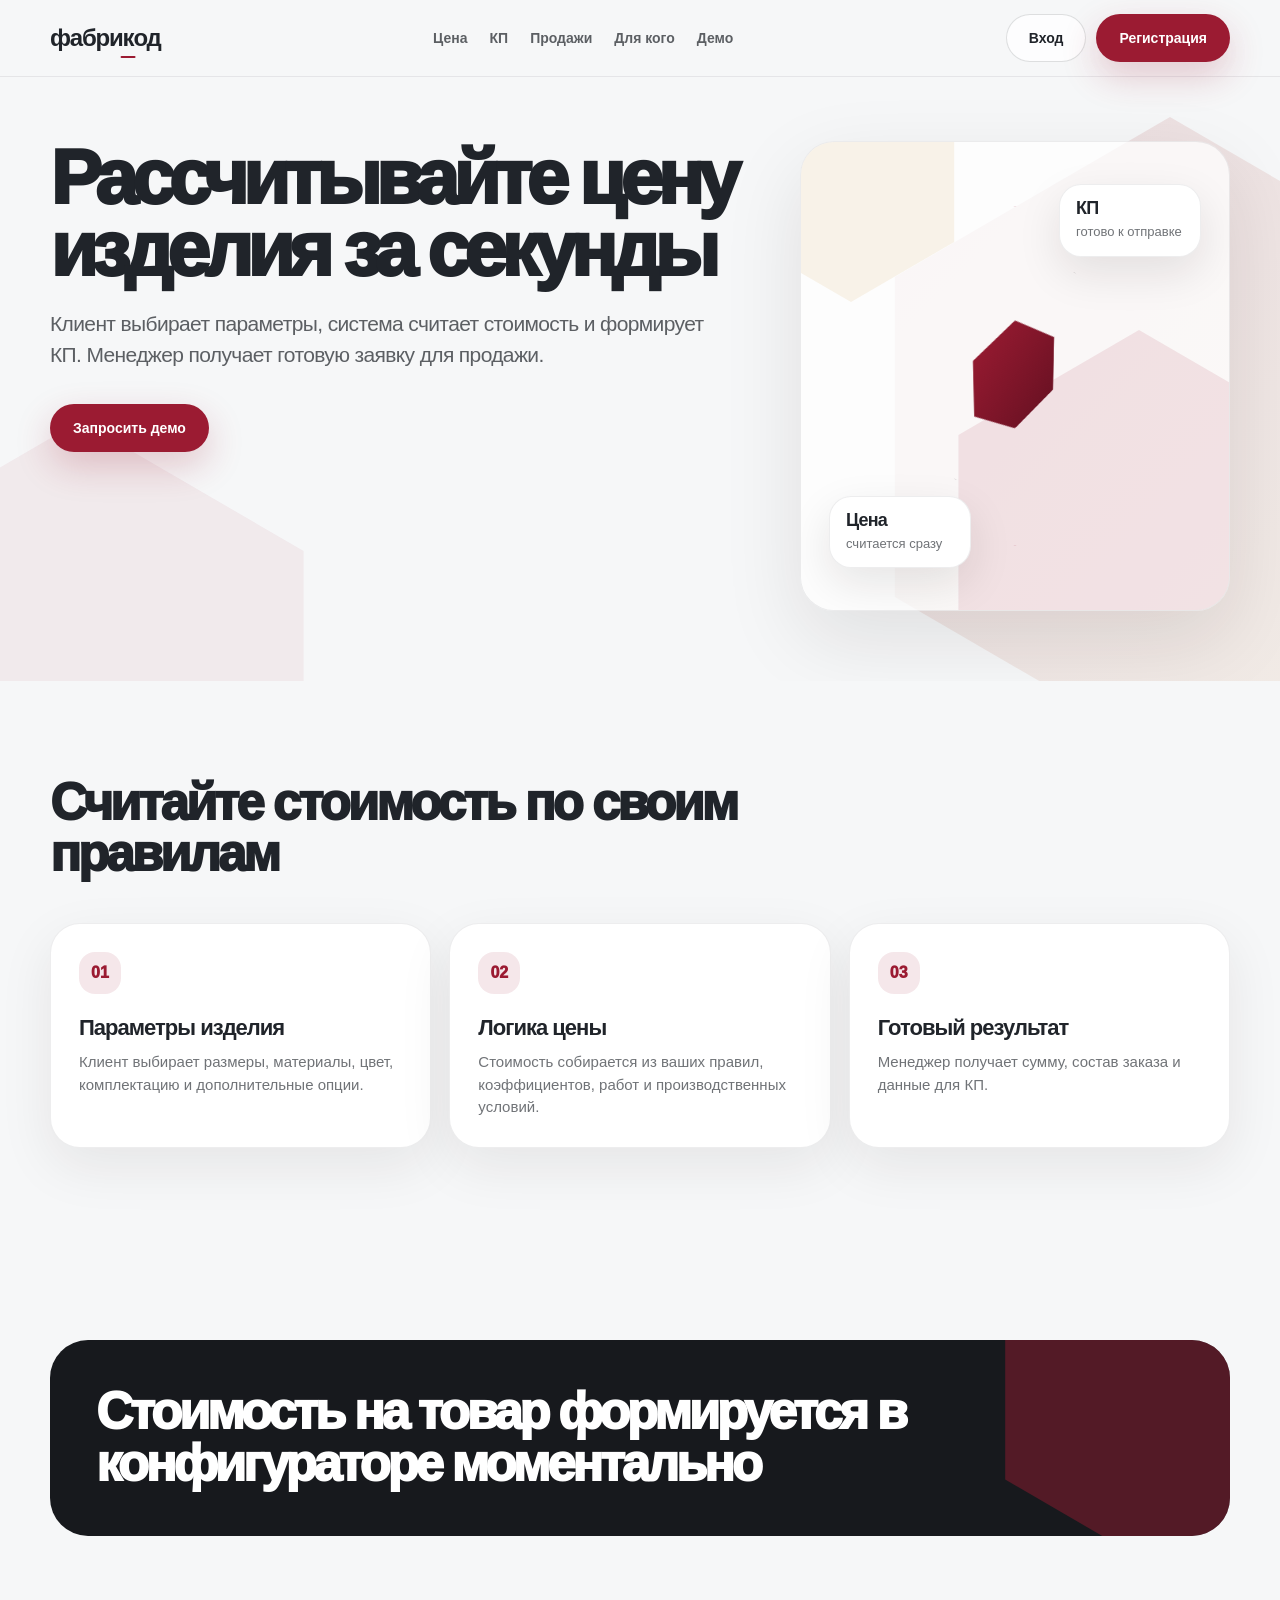
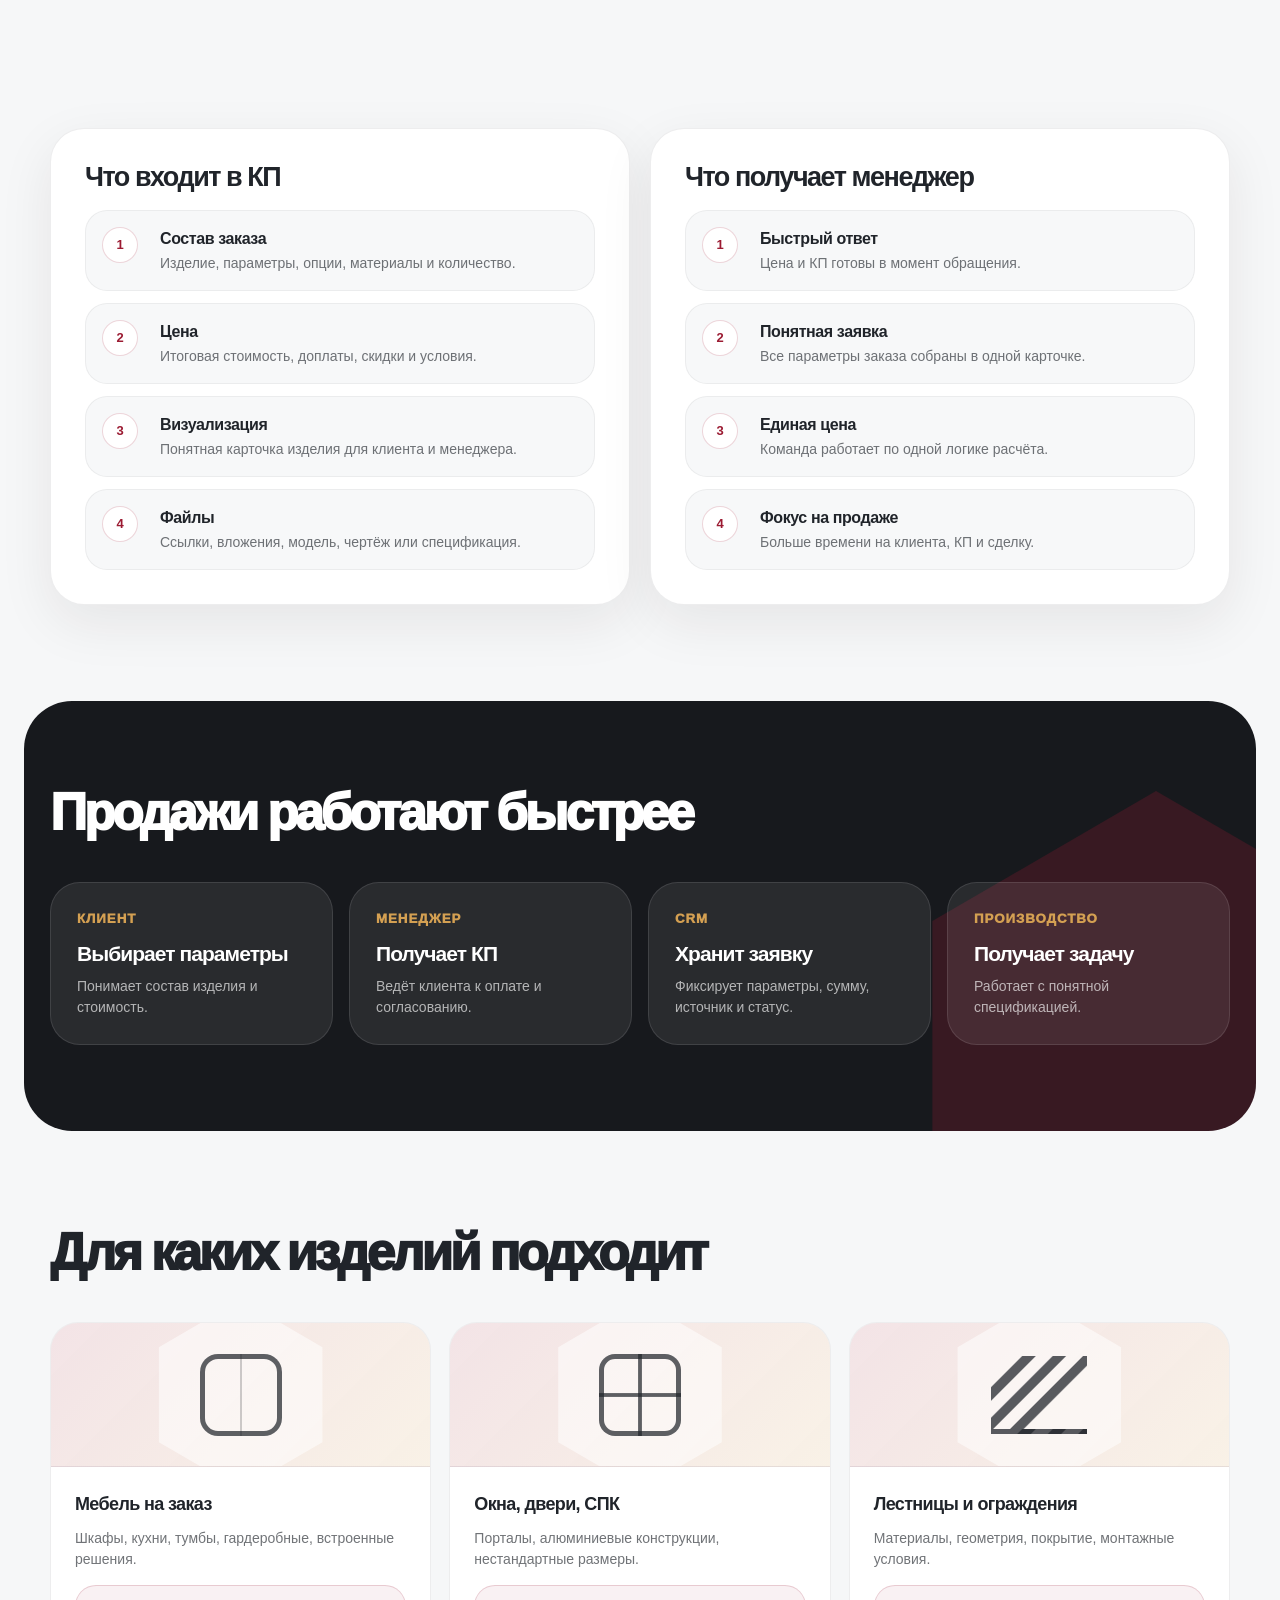
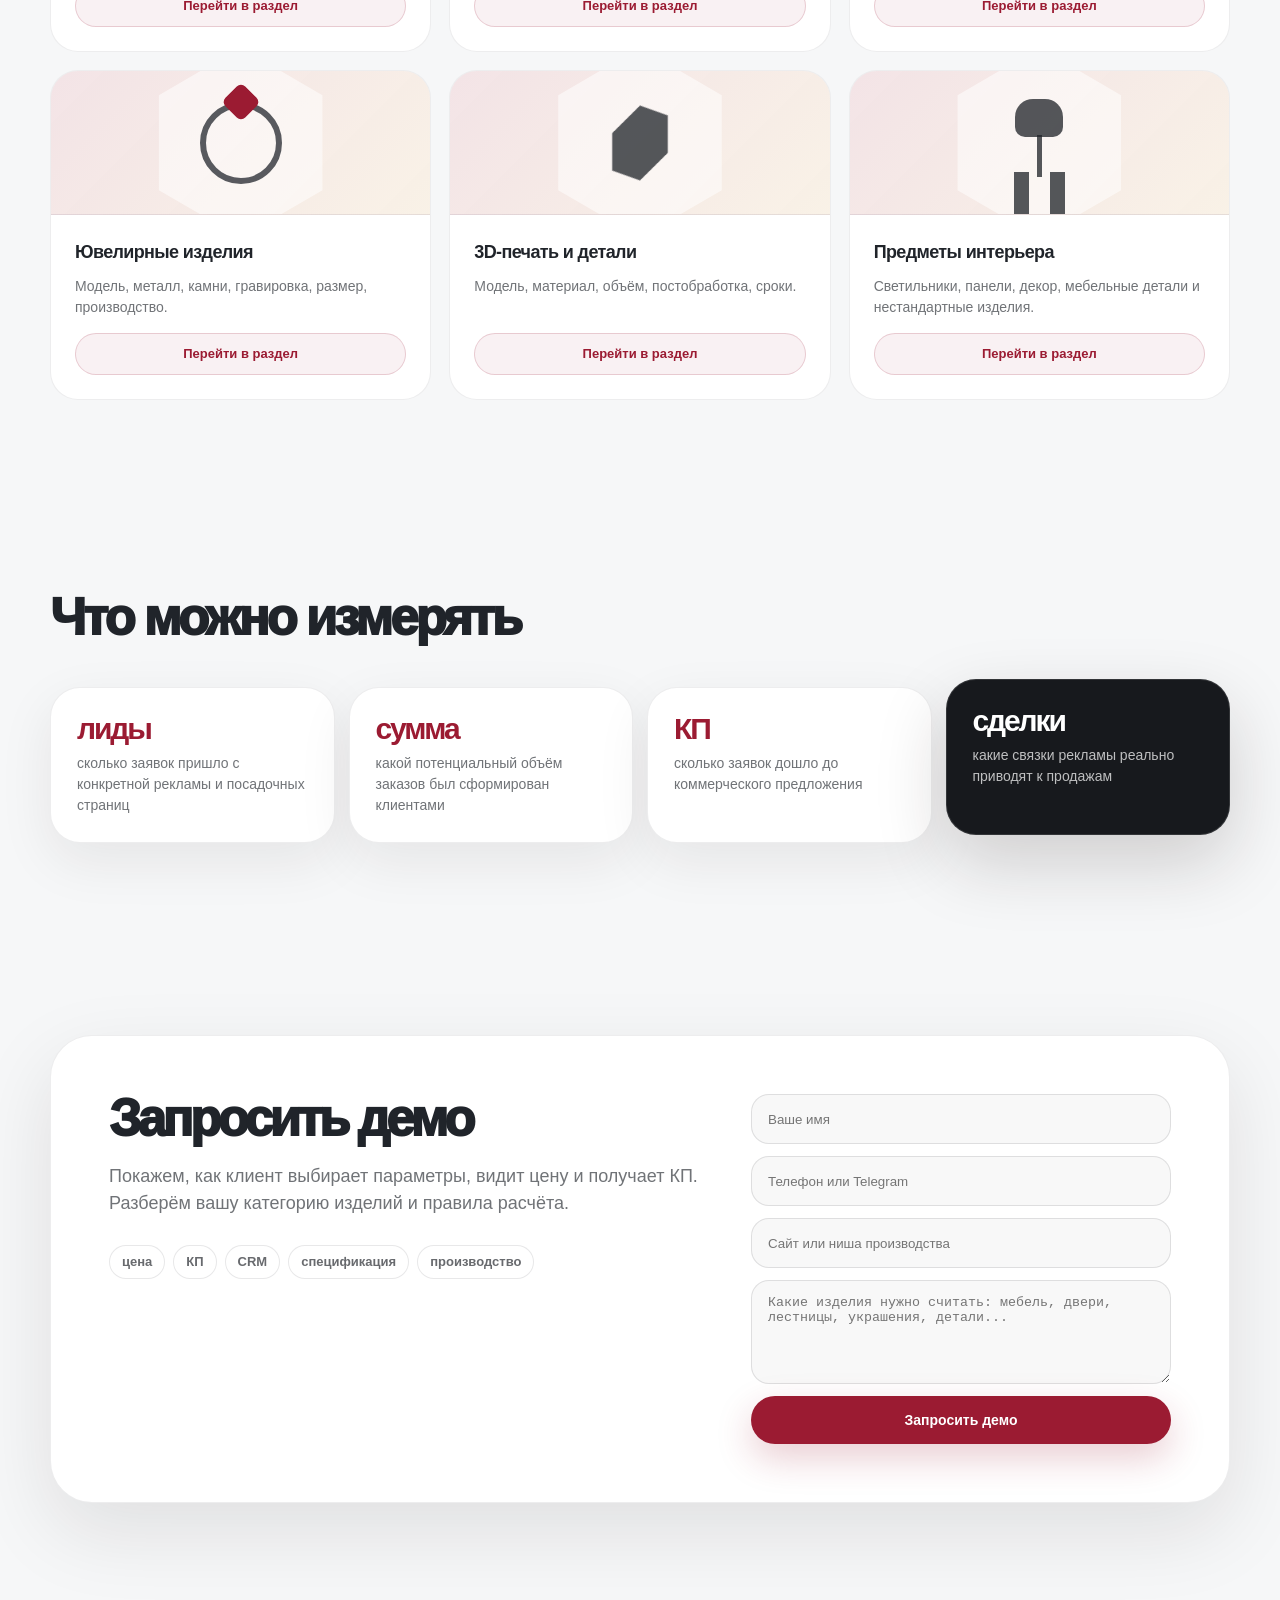
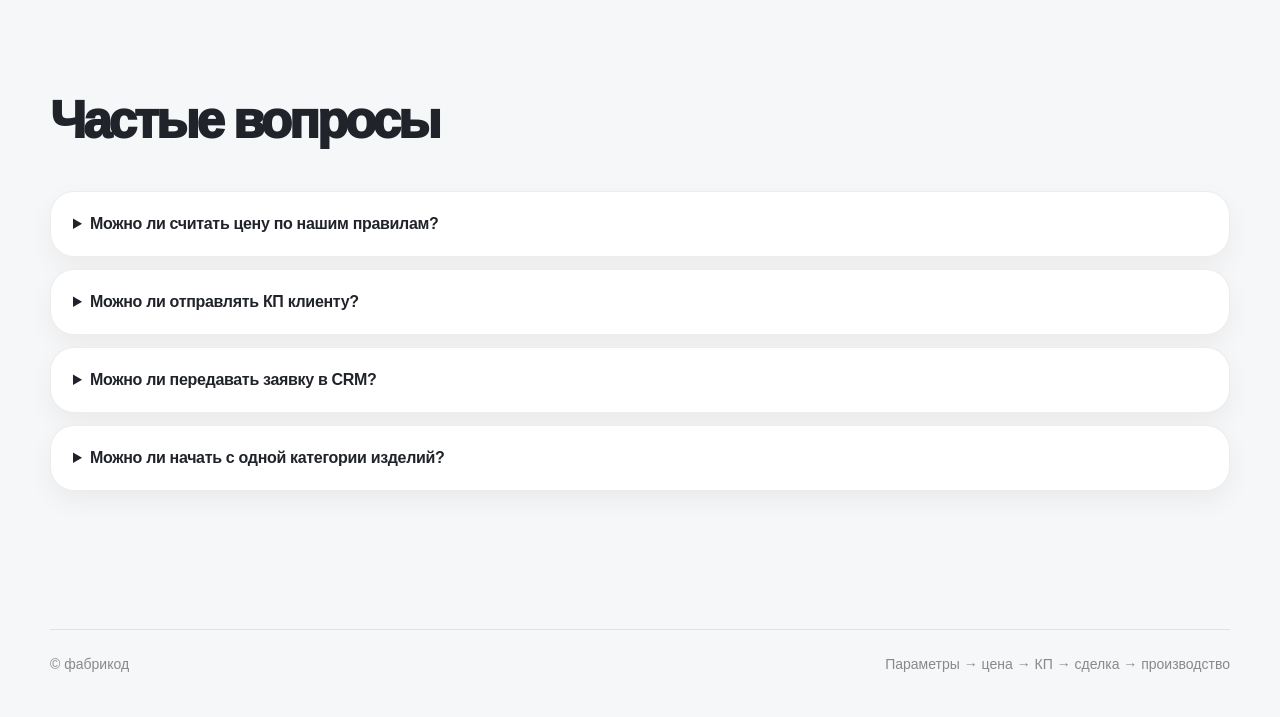
<file: price-quote-configurator.html>
<!doctype html>
<html lang="ru">
<head>
<meta charset="utf-8">
<meta name="viewport" content="width=device-width,initial-scale=1">
<title>Конфигуратор цены и КП — фабрикод</title>
<meta name="description" content="Конфигуратор цены и КП для заказных изделий. Клиент выбирает параметры, система считает стоимость и формирует коммерческое предложение.">
<style>
:root{--bg:#f6f7f8;--text:#20242a;--muted:rgba(32,36,42,.64);--card:#fff;--accent:#9b1b32;--accent-dark:#641021;--gold:#d4a052;--dark:#17191d;--shadow:0 28px 80px rgba(32,20,24,.10);--soft:0 18px 54px rgba(32,20,24,.08)}
*{box-sizing:border-box}html{scroll-behavior:smooth}body{margin:0;background:var(--bg);color:var(--text);font-family:Inter,-apple-system,BlinkMacSystemFont,"Segoe UI",Roboto,Arial,sans-serif;line-height:1.5;-webkit-font-smoothing:antialiased}a{text-decoration:none;color:inherit}.container{width:min(1180px,calc(100% - 48px));margin:auto}.section{padding:96px 0}.header{position:sticky;top:0;z-index:50;background:rgba(246,247,248,.86);backdrop-filter:blur(18px);border-bottom:1px solid rgba(32,36,42,.08)}.header__inner{min-height:76px;display:flex;align-items:center;justify-content:space-between;gap:24px}.logo{font-size:24px;font-weight:900;letter-spacing:-.05em}.logo__k{position:relative;display:inline-block}.logo__k:after{content:"";position:absolute;left:50%;bottom:-.10em;width:.62em;height:.12em;border-radius:999px;background:var(--accent);transform:translateX(-50%)}.nav{display:flex;gap:22px;font-size:14px;font-weight:700;color:rgba(32,36,42,.72)}.nav a:hover{color:var(--accent)}.header__cta{display:flex;gap:10px}.btn{display:inline-flex;align-items:center;justify-content:center;min-height:48px;padding:0 22px;border-radius:30px;border:1px solid transparent;font-size:14px;font-weight:800;white-space:nowrap;transition:.2s}.btn--primary{background:var(--accent);color:#fff;box-shadow:0 14px 36px rgba(155,27,50,.22)}.btn--primary:hover{background:var(--accent-dark);transform:translateY(-1px)}.btn--ghost{background:rgba(255,255,255,.7);border-color:rgba(32,36,42,.14)}.btn--ghost:hover{border-color:rgba(155,27,50,.28);color:var(--accent);background:#fff}
.hero{position:relative;overflow:hidden;padding:64px 0 70px}.hero:before{content:"";position:absolute;right:-210px;top:40px;width:640px;height:640px;background:linear-gradient(135deg,rgba(155,27,50,.12),rgba(212,160,82,.10));clip-path:polygon(50% 0,93% 25%,93% 75%,50% 100%,7% 75%,7% 25%)}.hero:after{content:"";position:absolute;left:-180px;bottom:-260px;width:520px;height:520px;background:rgba(155,27,50,.06);clip-path:polygon(50% 0,93% 25%,93% 75%,50% 100%,7% 75%,7% 25%)}.hero__grid{position:relative;z-index:1;display:grid;grid-template-columns:minmax(0,1fr) 430px;gap:56px;align-items:start}.kicker{display:inline-flex;align-items:center;gap:8px;margin-bottom:18px;padding:8px 14px;border:1px solid rgba(155,27,50,.16);border-radius:999px;background:#fff;color:var(--accent);font-size:13px;font-weight:900;letter-spacing:.04em;text-transform:uppercase}.kicker:before{content:"";width:8px;height:8px;border-radius:50%;background:var(--accent)}h1{margin:0;font-size:clamp(44px,6vw,82px);line-height:.94;letter-spacing:-.075em;font-weight:950}.hero__lead{max-width:680px;margin:24px 0 0;font-size:21px;line-height:1.45;color:rgba(32,36,42,.72);letter-spacing:-.03em}.hero__actions{display:flex;gap:12px;flex-wrap:wrap;margin-top:34px}.chips{display:flex;flex-wrap:wrap;gap:8px;margin-top:28px}.chip{display:inline-flex;align-items:center;min-height:34px;padding:0 12px;border-radius:999px;background:#fff;border:1px solid rgba(32,36,42,.10);font-size:13px;font-weight:800;color:rgba(32,36,42,.68)}

.hero-visual{position:relative;min-height:470px;border-radius:34px;background:rgba(255,255,255,.72);box-shadow:var(--shadow);border:1px solid rgba(32,36,42,.08);overflow:hidden;display:flex;align-items:center;justify-content:center}
.hero-visual:before{content:"";position:absolute;inset:auto -120px -140px auto;width:420px;height:420px;background:rgba(155,27,50,.10);clip-path:polygon(50% 0,93% 25%,93% 75%,50% 100%,7% 75%,7% 25%)}
.hero-visual:after{content:"";position:absolute;left:-70px;top:-80px;width:240px;height:240px;background:rgba(212,160,82,.12);clip-path:polygon(50% 0,93% 25%,93% 75%,50% 100%,7% 75%,7% 25%)}
.visual-orbit{position:absolute;border:1px solid rgba(155,27,50,.14);clip-path:polygon(50% 0,93% 25%,93% 75%,50% 100%,7% 75%,7% 25%)}
.visual-orbit--one{width:340px;height:340px}
.visual-orbit--two{width:240px;height:240px;transform:rotate(30deg);border-color:rgba(32,36,42,.10)}
.cube-scene{position:relative;z-index:2;width:180px;height:180px;display:flex;align-items:center;justify-content:center;perspective:800px}
.cube{position:relative;width:118px;height:118px;transform:rotateX(-24deg) rotateY(38deg);transform-style:preserve-3d}
.cube__face{position:absolute;width:118px;height:118px;border:1px solid rgba(255,255,255,.28)}
.cube__face--front{background:linear-gradient(135deg,var(--accent),var(--accent-dark));transform:translateZ(59px)}
.cube__face--right{background:linear-gradient(135deg,#7a1427,#3a0c16);transform:rotateY(90deg) translateZ(59px)}
.cube__face--top{background:linear-gradient(135deg,#d4a052,#b4772f);transform:rotateX(90deg) translateZ(59px)}
.visual-note{position:absolute;z-index:3;min-width:142px;padding:14px 16px;border-radius:22px;background:#fff;border:1px solid rgba(32,36,42,.08);box-shadow:0 16px 44px rgba(32,20,24,.10)}
.visual-note b{display:block;font-size:18px;line-height:1;letter-spacing:-.045em;color:var(--text)}
.visual-note span{display:block;margin-top:5px;color:var(--muted);font-size:13px}
.visual-note--price{left:28px;bottom:42px}
.visual-note--quote{right:28px;top:42px}

.hero-card{display:none}.hero-card:before{content:"";position:absolute;right:-90px;bottom:-110px;width:360px;height:360px;background:rgba(155,27,50,.10);clip-path:polygon(50% 0,93% 25%,93% 75%,50% 100%,7% 75%,7% 25%)}.hero-result{position:relative;z-index:1;padding:24px;border-radius:28px;background:var(--dark);color:#fff;margin-bottom:18px}.hero-result small{display:block;color:var(--gold);font-weight:950;letter-spacing:.08em;text-transform:uppercase;margin-bottom:14px}.hero-result b{display:block;font-size:34px;line-height:.96;letter-spacing:-.07em;margin-bottom:16px}.hero-result span{display:block;color:rgba(255,255,255,.72);font-size:15px}.mini-list{position:relative;z-index:1;display:grid;gap:12px}.mini-item{padding:17px;border-radius:22px;background:#fff;border:1px solid rgba(32,36,42,.08);box-shadow:0 12px 34px rgba(32,20,24,.06)}.mini-item b{display:block;font-size:16px;letter-spacing:-.03em;margin-bottom:4px}.mini-item span{display:block;color:var(--muted);font-size:14px}
.section-head{display:grid;grid-template-columns:minmax(0,1fr) minmax(280px,440px);gap:40px;align-items:end;margin-bottom:44px}h2{margin:0;font-size:clamp(34px,4vw,58px);line-height:1;letter-spacing:-.06em;font-weight:950}.section-head p{margin:0;color:var(--muted);font-size:18px;letter-spacing:-.02em}.cards{display:grid;grid-template-columns:repeat(3,1fr);gap:18px}.card{padding:28px;border-radius:30px;background:#fff;border:1px solid rgba(32,36,42,.08);box-shadow:var(--soft)}.card__icon{width:42px;height:42px;border-radius:16px;background:rgba(155,27,50,.10);display:flex;align-items:center;justify-content:center;color:var(--accent);font-weight:950;margin-bottom:22px}.card h3{margin:0 0 10px;font-size:22px;line-height:1.12;letter-spacing:-.045em}.card p{margin:0;color:var(--muted);font-size:15px}.quote{padding:46px;border-radius:38px;background:var(--dark);color:#fff;position:relative;overflow:hidden}.quote:before{content:"";position:absolute;right:-110px;top:-130px;width:360px;height:360px;background:rgba(155,27,50,.45);clip-path:polygon(50% 0,93% 25%,93% 75%,50% 100%,7% 75%,7% 25%)}.quote__text{position:relative;z-index:1;margin:0;font-size:clamp(29px,4vw,54px);line-height:1.02;letter-spacing:-.065em;font-weight:950;max-width:920px}
.split{display:grid;grid-template-columns:1fr 1fr;gap:20px}.logic{padding:34px;border-radius:34px;background:#fff;box-shadow:var(--soft);border:1px solid rgba(32,36,42,.08)}.logic h3{margin:0 0 18px;font-size:27px;line-height:1.08;letter-spacing:-.055em}.steps{display:grid;gap:12px}.step{display:grid;grid-template-columns:44px 1fr;gap:14px;align-items:start;padding:16px;border-radius:22px;background:rgba(246,247,248,.86);border:1px solid rgba(32,36,42,.06)}.step b:first-child{width:36px;height:36px;border-radius:50%;background:#fff;border:1px solid rgba(155,27,50,.18);display:flex;align-items:center;justify-content:center;color:var(--accent);font-size:13px}.step strong{display:block;font-size:16px;letter-spacing:-.025em}.step span{display:block;margin-top:2px;color:var(--muted);font-size:14px}
.dark-section{background:var(--dark);color:#fff;border-radius:48px;margin:0 24px;padding:86px 0;overflow:hidden;position:relative}.dark-section:before{content:"";position:absolute;right:-160px;bottom:-180px;width:520px;height:520px;background:rgba(155,27,50,.25);clip-path:polygon(50% 0,93% 25%,93% 75%,50% 100%,7% 75%,7% 25%)}.dark-section .section-head p{color:rgba(255,255,255,.62)}.formats{display:grid;grid-template-columns:repeat(4,1fr);gap:16px;position:relative;z-index:1}.format{padding:26px;border-radius:30px;background:rgba(255,255,255,.08);border:1px solid rgba(255,255,255,.11)}.format small{display:block;color:var(--gold);font-weight:950;letter-spacing:.07em;text-transform:uppercase;margin-bottom:14px}.format h3{margin:0 0 10px;font-size:21px;line-height:1.08;letter-spacing:-.045em}.format p{margin:0;color:rgba(255,255,255,.65);font-size:14px}
.industries{display:grid;grid-template-columns:repeat(3,1fr);gap:18px}.industry{padding:0;overflow:hidden;display:flex;flex-direction:column;min-height:330px;border-radius:28px;background:#fff;border:1px solid rgba(32,36,42,.08)}.industry__image{height:144px;position:relative;background:linear-gradient(135deg,rgba(155,27,50,.12),rgba(212,160,82,.14));border-bottom:1px solid rgba(32,36,42,.08);display:flex;align-items:center;justify-content:center;overflow:hidden}.industry__image:before{content:"";position:absolute;width:190px;height:190px;background:rgba(255,255,255,.55);clip-path:polygon(50% 0,93% 25%,93% 75%,50% 100%,7% 75%,7% 25%)}.industry__shape{position:relative;z-index:2;width:82px;height:82px}.cabinet{border:5px solid rgba(32,36,42,.72);border-radius:18px;background:linear-gradient(90deg,transparent 49%,rgba(32,36,42,.72) 50%,transparent 51%)}.window{border:5px solid rgba(32,36,42,.72);border-radius:16px;background:linear-gradient(90deg,transparent 47%,rgba(32,36,42,.72) 48%,rgba(32,36,42,.72) 52%,transparent 53%),linear-gradient(0deg,transparent 47%,rgba(32,36,42,.72) 48%,rgba(32,36,42,.72) 52%,transparent 53%)}.stairs{width:96px;height:78px;background:linear-gradient(135deg,transparent 0 18%,rgba(32,36,42,.74) 19% 26%,transparent 27% 36%,rgba(32,36,42,.74) 37% 44%,transparent 45% 54%,rgba(32,36,42,.74) 55% 62%,transparent 63%);border-bottom:5px solid rgba(32,36,42,.74)}.ring{border:6px solid rgba(32,36,42,.74);border-radius:50%}.ring:before{content:"";position:absolute;left:21px;top:-20px;width:28px;height:28px;background:var(--accent);transform:rotate(45deg);border-radius:6px}.cube{clip-path:polygon(50% 0,93% 25%,93% 75%,50% 100%,7% 75%,7% 25%);background:rgba(32,36,42,.76)}.lamp{width:88px;height:88px}.lamp:before{content:"";position:absolute;left:20px;top:0;width:48px;height:38px;border-radius:18px 18px 10px 10px;background:rgba(32,36,42,.76)}.lamp:after{content:"";position:absolute;left:42px;top:36px;width:5px;height:42px;background:rgba(32,36,42,.76);box-shadow:-18px 42px 0 5px rgba(32,36,42,.76),18px 42px 0 5px rgba(32,36,42,.76)}.industry__body{padding:24px;display:flex;flex-direction:column;gap:10px;flex:1}.industry b{font-size:18px;letter-spacing:-.035em}.industry span{color:var(--muted);font-size:14px}.industry__button{margin-top:auto;display:inline-flex;align-items:center;justify-content:center;min-height:42px;padding:0 16px;border-radius:30px;border:1px solid rgba(155,27,50,.18);background:rgba(155,27,50,.06);color:var(--accent);font-size:13px;font-weight:900}.industry__button:hover{background:var(--accent);color:#fff}
.metrics{display:grid;grid-template-columns:repeat(4,1fr);gap:14px}.metric{padding:26px;border-radius:30px;background:#fff;border:1px solid rgba(32,36,42,.08);box-shadow:var(--soft)}.metric b{display:block;font-size:30px;letter-spacing:-.07em;color:var(--accent);line-height:1}.metric span{display:block;margin-top:9px;color:var(--muted);font-size:14px}.metric--featured{background:var(--dark);color:#fff;border-color:rgba(255,255,255,.12);transform:translateY(-8px);box-shadow:0 28px 70px rgba(32,20,24,.18)}.metric--featured b{color:#fff}.metric--featured span{color:rgba(255,255,255,.72)}
.faq{display:grid;gap:12px}details{background:#fff;border:1px solid rgba(32,36,42,.08);border-radius:24px;padding:20px 22px;box-shadow:0 10px 26px rgba(32,20,24,.05)}summary{cursor:pointer;font-weight:900;letter-spacing:-.02em}details p{margin:12px 0 0;color:var(--muted)}.cta{padding:58px;border-radius:42px;background:#fff;box-shadow:var(--shadow);display:grid;grid-template-columns:1fr 420px;gap:40px;align-items:start;border:1px solid rgba(32,36,42,.08)}.cta h2{margin:0;font-size:clamp(36px,4vw,62px);line-height:.98;letter-spacing:-.07em}.cta p{margin:18px 0 0;color:var(--muted);font-size:18px}.form{display:grid;gap:12px}.input{width:100%;height:50px;border:1px solid rgba(32,36,42,.12);border-radius:18px;background:#f8f8f8;padding:0 16px;color:var(--text)}textarea.input{height:104px;padding-top:14px;resize:vertical}.form .btn{width:100%}.footer{padding:42px 0;color:rgba(32,36,42,.52);font-size:14px}.footer__inner{display:flex;justify-content:space-between;gap:20px;border-top:1px solid rgba(32,36,42,.10);padding-top:24px}
@media(max-width:980px){.nav{display:none}.hero__grid,.section-head,.split,.cta{grid-template-columns:1fr}.cards,.formats,.industries,.metrics{grid-template-columns:1fr 1fr}.dark-section{margin:0 12px;border-radius:34px}}@media(max-width:640px){.container{width:min(100% - 28px,1180px)}.section{padding:72px 0}.header__inner{min-height:68px}.header__cta .btn--ghost{display:none}.hero h1{font-size:46px}.hero__lead{font-size:18px}.cards,.formats,.industries,.metrics{grid-template-columns:1fr}.quote,.cta{padding:30px;border-radius:32px}.hero-card{padding:20px;border-radius:28px}.footer__inner{flex-direction:column}}
</style>
</head>
<body>
<header class="header"><div class="container header__inner"><a href="#" class="logo">фабри<span class="logo__k">к</span>од</a><nav class="nav"><a href="#price">Цена</a><a href="#quote">КП</a><a href="#sales">Продажи</a><a href="#industries">Для кого</a><a href="#demo">Демо</a></nav><div class="header__cta"><a class="btn btn--ghost" href="/login">Вход</a><a class="btn btn--primary" href="/signup">Регистрация</a></div></div></header>
<main>
<section class="hero"><div class="container hero__grid"><div><h1>Рассчитывайте цену изделия за секунды</h1><p class="hero__lead">Клиент выбирает параметры, система считает стоимость и формирует КП. Менеджер получает готовую заявку для продажи.</p><div class="hero__actions"><a class="btn btn--primary" href="#demo">Запросить демо</a></div></div><div class="hero-visual" aria-label="Визуал конфигуратора">
  <div class="visual-orbit visual-orbit--one"></div>
  <div class="visual-orbit visual-orbit--two"></div>
  <div class="cube-scene">
    <div class="cube">
      <div class="cube__face cube__face--front"></div>
      <div class="cube__face cube__face--right"></div>
      <div class="cube__face cube__face--top"></div>
    </div>
  </div>
  <div class="visual-note visual-note--price">
    <b>Цена</b>
    <span>считается сразу</span>
  </div>
  <div class="visual-note visual-note--quote">
    <b>КП</b>
    <span>готово к отправке</span>
  </div>
</div></div></section>
<section class="section" id="price"><div class="container"><div class="section-head"><h2>Считайте стоимость по своим правилам</h2></div><div class="cards"><article class="card"><div class="card__icon">01</div><h3>Параметры изделия</h3><p>Клиент выбирает размеры, материалы, цвет, комплектацию и дополнительные опции.</p></article><article class="card"><div class="card__icon">02</div><h3>Логика цены</h3><p>Стоимость собирается из ваших правил, коэффициентов, работ и производственных условий.</p></article><article class="card"><div class="card__icon">03</div><h3>Готовый результат</h3><p>Менеджер получает сумму, состав заказа и данные для КП.</p></article></div></div></section>
<section class="section" id="quote"><div class="container"><div class="quote"><p class="quote__text">Стоимость на товар формируется в конфигураторе моментально</p></div></div></section>
<section class="section"><div class="container split"><div class="logic"><h3>Что входит в КП</h3><div class="steps"><div class="step"><b>1</b><div><strong>Состав заказа</strong><span>Изделие, параметры, опции, материалы и количество.</span></div></div><div class="step"><b>2</b><div><strong>Цена</strong><span>Итоговая стоимость, доплаты, скидки и условия.</span></div></div><div class="step"><b>3</b><div><strong>Визуализация</strong><span>Понятная карточка изделия для клиента и менеджера.</span></div></div><div class="step"><b>4</b><div><strong>Файлы</strong><span>Ссылки, вложения, модель, чертёж или спецификация.</span></div></div></div></div><div class="logic"><h3>Что получает менеджер</h3><div class="steps"><div class="step"><b>1</b><div><strong>Быстрый ответ</strong><span>Цена и КП готовы в момент обращения.</span></div></div><div class="step"><b>2</b><div><strong>Понятная заявка</strong><span>Все параметры заказа собраны в одной карточке.</span></div></div><div class="step"><b>3</b><div><strong>Единая цена</strong><span>Команда работает по одной логике расчёта.</span></div></div><div class="step"><b>4</b><div><strong>Фокус на продаже</strong><span>Больше времени на клиента, КП и сделку.</span></div></div></div></div></div></section>
<section class="dark-section" id="sales"><div class="container"><div class="section-head"><h2>Продажи работают быстрее</h2></div><div class="formats"><article class="format"><small>Клиент</small><h3>Выбирает параметры</h3><p>Понимает состав изделия и стоимость.</p></article><article class="format"><small>Менеджер</small><h3>Получает КП</h3><p>Ведёт клиента к оплате и согласованию.</p></article><article class="format"><small>CRM</small><h3>Хранит заявку</h3><p>Фиксирует параметры, сумму, источник и статус.</p></article><article class="format"><small>Производство</small><h3>Получает задачу</h3><p>Работает с понятной спецификацией.</p></article></div></div></section>
<section class="section" id="industries"><div class="container"><div class="section-head"><h2>Для каких изделий подходит</h2></div><div class="industries"><article class="industry"><div class="industry__image"><div class="industry__shape cabinet"></div></div><div class="industry__body"><b>Мебель на заказ</b><span>Шкафы, кухни, тумбы, гардеробные, встроенные решения.</span><a class="industry__button" href="prebuilt-configurators.html">Перейти в раздел</a></div></article><article class="industry"><div class="industry__image"><div class="industry__shape window"></div></div><div class="industry__body"><b>Окна, двери, СПК</b><span>Порталы, алюминиевые конструкции, нестандартные размеры.</span><a class="industry__button" href="doors.html">Перейти в раздел</a></div></article><article class="industry"><div class="industry__image"><div class="industry__shape stairs"></div></div><div class="industry__body"><b>Лестницы и ограждения</b><span>Материалы, геометрия, покрытие, монтажные условия.</span><a class="industry__button" href="stairs.html">Перейти в раздел</a></div></article><article class="industry"><div class="industry__image"><div class="industry__shape ring"></div></div><div class="industry__body"><b>Ювелирные изделия</b><span>Модель, металл, камни, гравировка, размер, производство.</span><a class="industry__button" href="jewelry.html">Перейти в раздел</a></div></article><article class="industry"><div class="industry__image"><div class="industry__shape cube"></div></div><div class="industry__body"><b>3D-печать и детали</b><span>Модель, материал, объём, постобработка, сроки.</span><a class="industry__button" href="3d-printing.html">Перейти в раздел</a></div></article><article class="industry"><div class="industry__image"><div class="industry__shape lamp"></div></div><div class="industry__body"><b>Предметы интерьера</b><span>Светильники, панели, декор, мебельные детали и нестандартные изделия.</span><a class="industry__button" href="prebuilt-configurators.html">Перейти в раздел</a></div></article></div></div></section>
<section class="section"><div class="container"><div class="section-head"><h2>Что можно измерять</h2></div><div class="metrics"><div class="metric"><b>лиды</b><span>сколько заявок пришло с конкретной рекламы и посадочных страниц</span></div><div class="metric"><b>сумма</b><span>какой потенциальный объём заказов был сформирован клиентами</span></div><div class="metric"><b>КП</b><span>сколько заявок дошло до коммерческого предложения</span></div><div class="metric metric--featured"><b>сделки</b><span>какие связки рекламы реально приводят к продажам</span></div></div></div></section>
<section class="section" id="demo"><div class="container"><div class="cta"><div><h2>Запросить демо</h2><p>Покажем, как клиент выбирает параметры, видит цену и получает КП. Разберём вашу категорию изделий и правила расчёта.</p><div class="chips"><span class="chip">цена</span><span class="chip">КП</span><span class="chip">CRM</span><span class="chip">спецификация</span><span class="chip">производство</span></div></div><form class="form" action="mailto:info@fabrikod.ru" method="post" enctype="text/plain"><input class="input" name="name" placeholder="Ваше имя"><input class="input" name="contact" placeholder="Телефон или Telegram"><input class="input" name="site" placeholder="Сайт или ниша производства"><textarea class="input" name="task" placeholder="Какие изделия нужно считать: мебель, двери, лестницы, украшения, детали..."></textarea><button class="btn btn--primary" type="submit">Запросить демо</button></form></div></div></section>
<section class="section"><div class="container"><div class="section-head"><h2>Частые вопросы</h2></div><div class="faq"><details><summary>Можно ли считать цену по нашим правилам?</summary><p>Да. В расчёт закладываются материалы, размеры, работы, опции, наценки, скидки и условия производства.</p></details><details><summary>Можно ли отправлять КП клиенту?</summary><p>Да. КП формируется из параметров заказа, цены, описания, визуализации и файлов.</p></details><details><summary>Можно ли передавать заявку в CRM?</summary><p>Да. В CRM передаются параметры, сумма, источник, контакты клиента и статус.</p></details><details><summary>Можно ли начать с одной категории изделий?</summary><p>Да. Удобный старт — одна категория, понятные правила цены и быстрый тест на заявках.</p></details></div></div></section>
</main>
<footer class="footer"><div class="container footer__inner"><div>© фабрикод</div><div>Параметры → цена → КП → сделка → производство</div></div></footer>
</body>
</html>
</file>
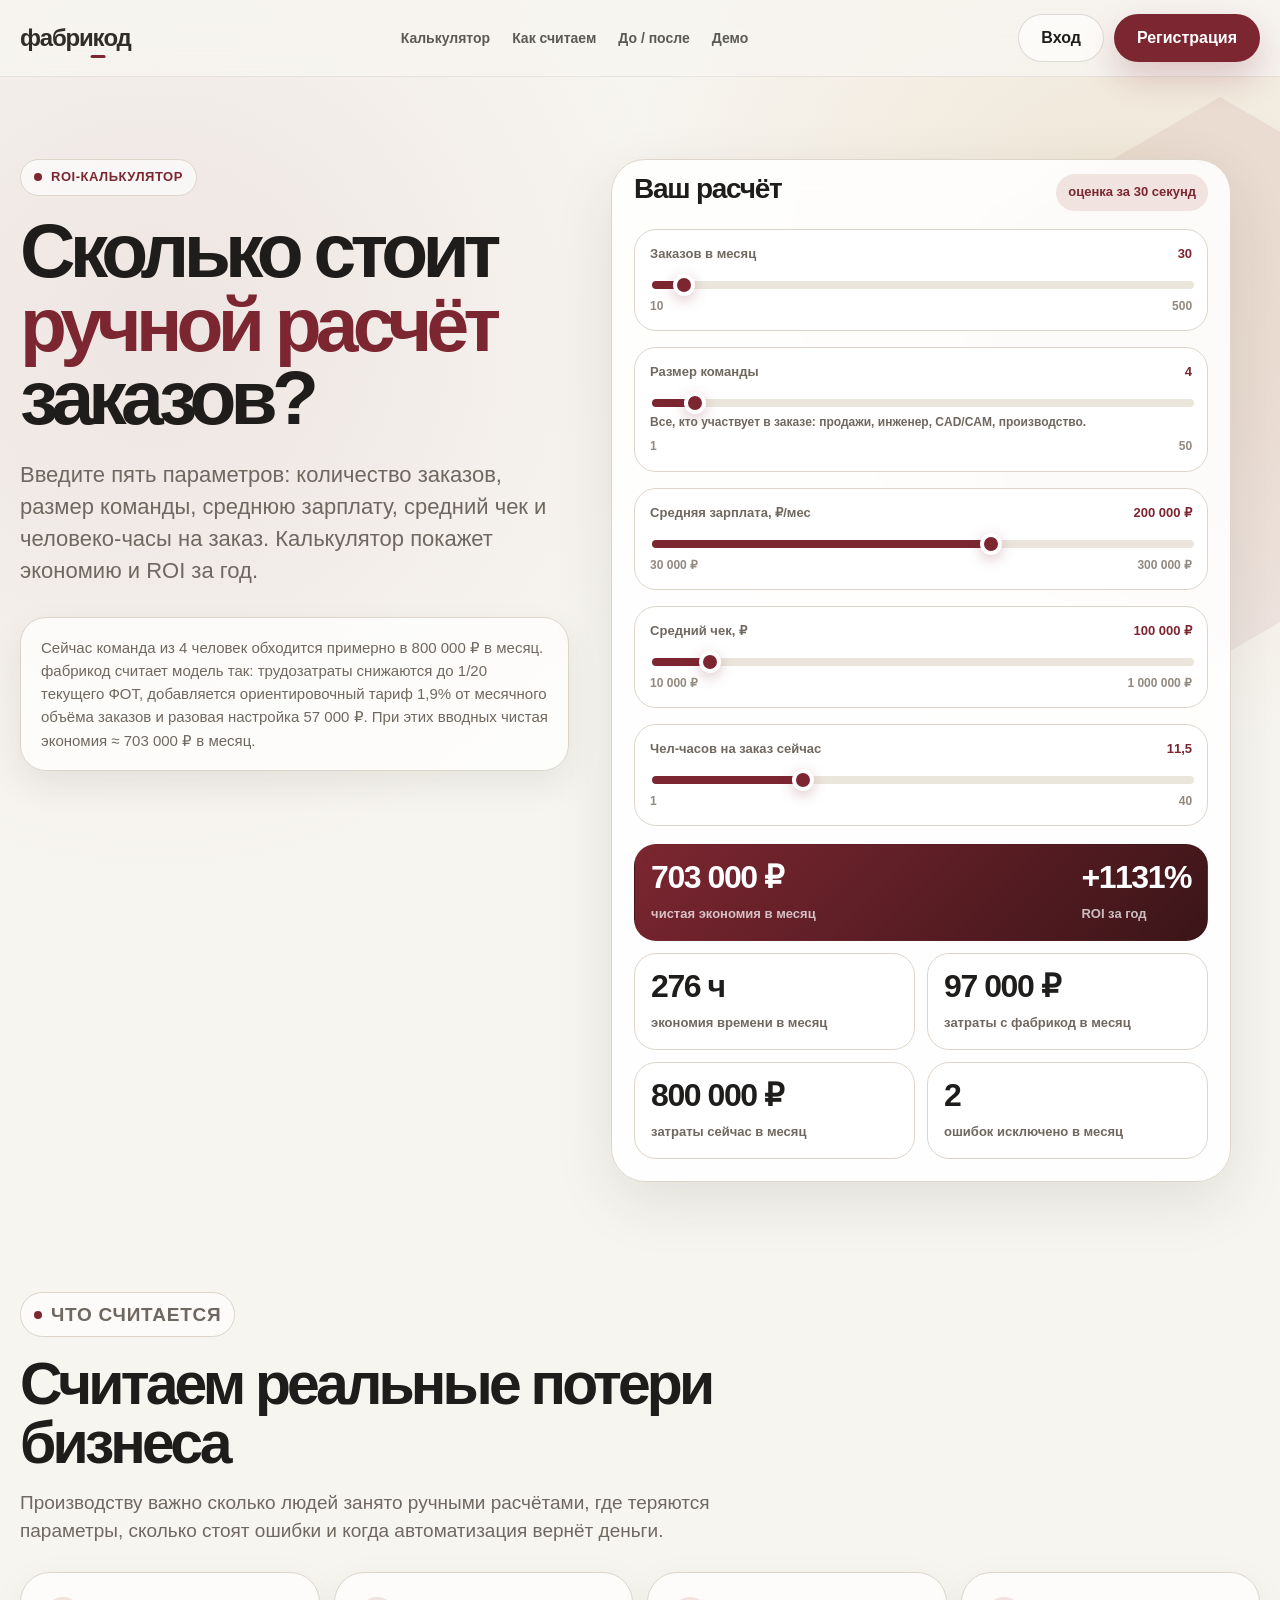
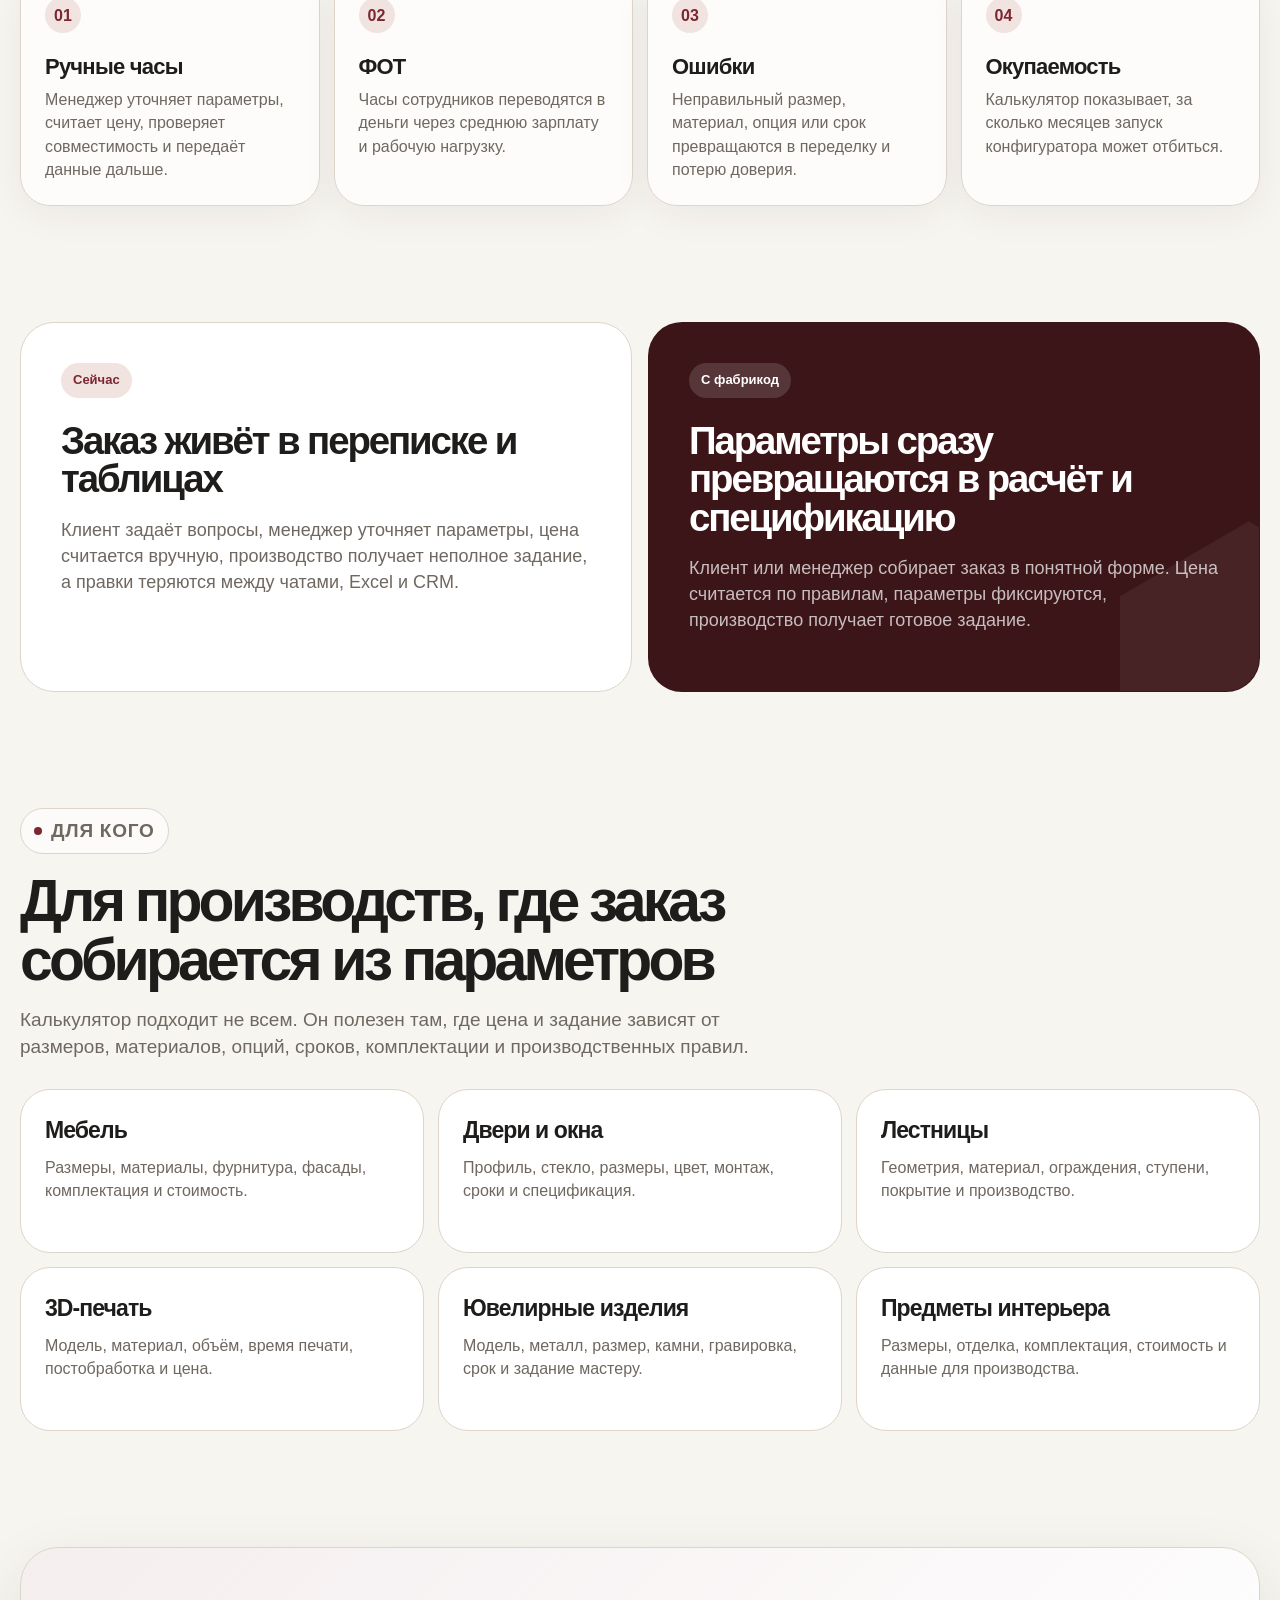
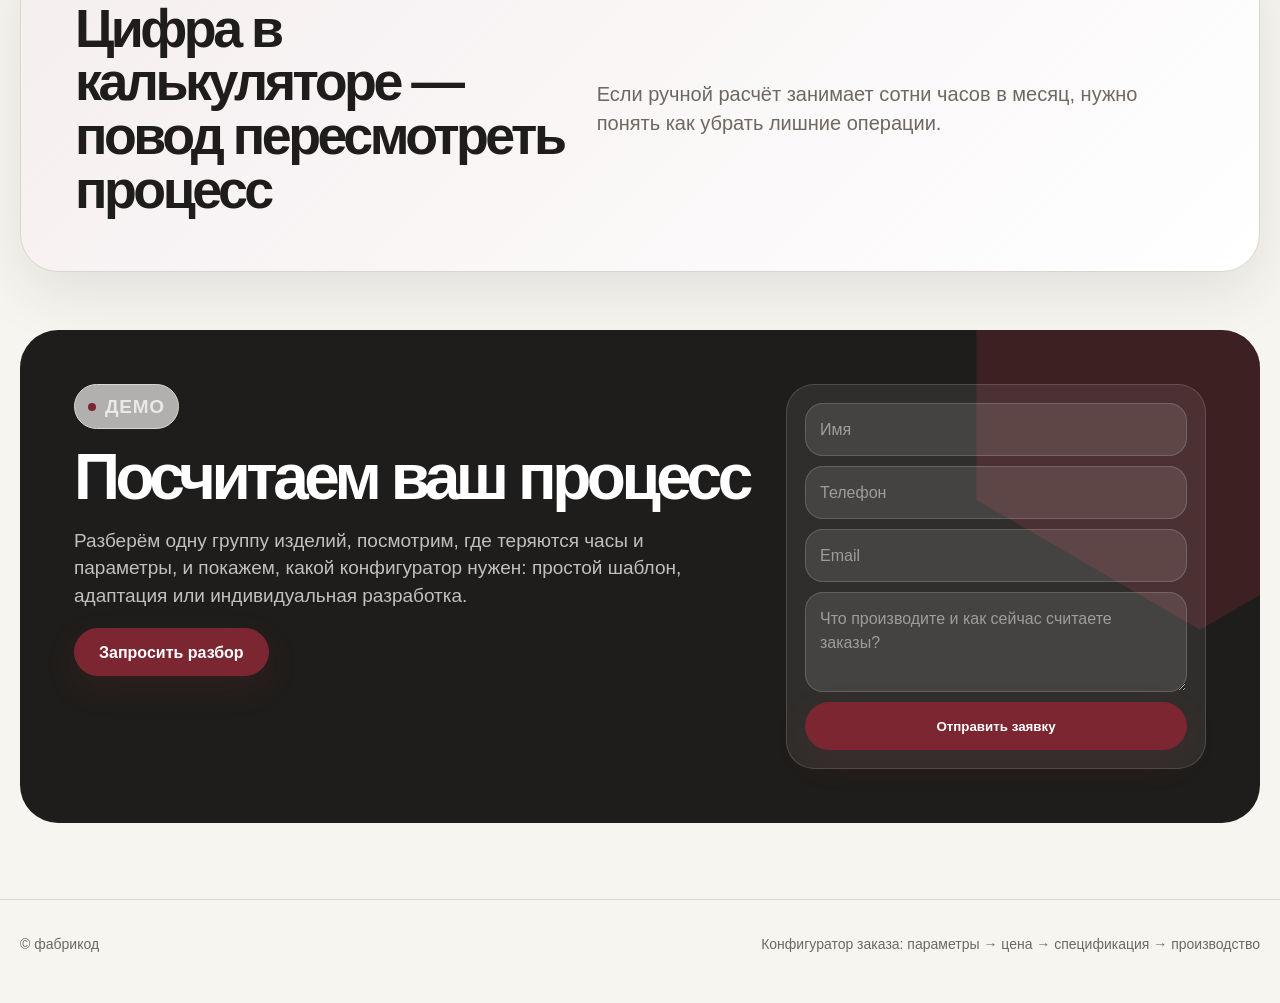
<file: roi-calculator.html>
<!doctype html>
<html lang="ru">
<head>
  <meta charset="utf-8">
  <meta name="viewport" content="width=device-width, initial-scale=1">
  <title>Калькулятор ручного расчёта заказов | фабрикод</title>
  <meta name="description" content="Посчитайте, сколько часов и денег производство теряет на ручном расчёте заказов, уточнениях, ошибках и переделках. Калькулятор экономического эффекта конфигуратора фабрикод.">
  <style>
    :root {
      --bg: #f7f5f0;
      --paper: #ffffff;
      --ink: #1f1d1b;
      --muted: #6f6860;
      --soft: #ebe6dc;
      --line: #ddd5ca;
      --brand: #7c2631;
      --brand-dark: #3b1518;
      --brand-soft: #f1e3df;
      --accent: #c99248;
      --green: #275b3a;
      --radius: 30px;
      --shadow: 0 20px 60px rgba(43, 35, 28, .10);
    }

    * { box-sizing: border-box; }

    html {
      scroll-behavior: smooth;
    }

    body {
      margin: 0;
      background:
        radial-gradient(circle at 12% 8%, rgba(124, 38, 49, .08), transparent 34rem),
        radial-gradient(circle at 88% 6%, rgba(201, 146, 72, .16), transparent 32rem),
        var(--bg);
      color: var(--ink);
      font-family: Inter, -apple-system, BlinkMacSystemFont, "Segoe UI", Arial, sans-serif;
      line-height: 1.45;
    }

    a {
      color: inherit;
      text-decoration: none;
    }

    .page {
      overflow: hidden;
    }

    .container {
      width: min(1240px, calc(100% - 40px));
      margin: 0 auto;
    }

    .header {
      position: sticky;
      top: 0;
      z-index: 50;
      background: rgba(247, 245, 240, .84);
      backdrop-filter: blur(18px);
      border-bottom: 1px solid rgba(31, 29, 27, .08);
    }

    .header__inner {
      min-height: 76px;
      display: flex;
      align-items: center;
      justify-content: space-between;
      gap: 24px;
    }

    .logo {
      position: relative;
      display: inline-flex;
      align-items: baseline;
      font-size: 24px;
      font-weight: 900;
      letter-spacing: -.05em;
      white-space: nowrap;
      color: #2f2c29;
    }

    .logo__k {
      position: relative;
      display: inline-block;
      color: #2f2c29;
    }

    .logo__k::after {
      content: "";
      position: absolute;
      left: 50%;
      width: 0.62em;
      transform: translateX(-50%);
      bottom: -0.10em;
      height: 0.12em;
      border-radius: 99px;
      background: var(--brand);
    }

    .nav {
      display: flex;
      align-items: center;
      gap: 22px;
      font-size: 14px;
      font-weight: 700;
      color: rgba(31, 29, 27, .72);
    }

    .nav a:hover {
      color: var(--brand);
    }

    .header__cta {
      display: flex;
      gap: 10px;
      align-items: center;
    }

    .btn {
      display: inline-flex;
      align-items: center;
      justify-content: center;
      gap: 10px;
      border-radius: 30px;
      border: 1px solid transparent;
      padding: 14px 22px;
      font-weight: 800;
      line-height: 1;
      min-height: 48px;
      transition: .2s ease;
      background: transparent;
      cursor: pointer;
      white-space: nowrap;
    }

    .btn--primary {
      background: var(--brand);
      color: white;
      box-shadow: 0 16px 34px rgba(124, 38, 49, .22);
    }

    .btn--primary:hover {
      background: var(--brand-dark);
      transform: translateY(-1px);
    }

    .btn--ghost {
      border-color: rgba(31, 29, 27, .14);
      color: var(--ink);
      background: rgba(255, 255, 255, .62);
      box-shadow: none;
    }

    .btn--ghost:hover {
      border-color: rgba(124, 38, 49, .28);
      color: var(--brand);
      background: #fff;
      transform: translateY(-1px);
    }

    .button {
      display: inline-flex;
      align-items: center;
      justify-content: center;
      min-height: 48px;
      padding: 0 24px;
      border-radius: 30px;
      border: 1px solid var(--brand);
      background: var(--brand);
      color: #fff;
      font-weight: 800;
      cursor: pointer;
      transition: transform .2s ease, box-shadow .2s ease, background .2s ease;
      box-shadow: 0 12px 30px rgba(124, 38, 49, .18);
    }

    .button:hover {
      transform: translateY(-1px);
      box-shadow: 0 18px 40px rgba(124, 38, 49, .24);
    }

    .button--secondary {
      background: transparent;
      color: var(--ink);
      border-color: var(--line);
      box-shadow: none;
    }

    .hero {
      padding: 82px 0 52px;
      position: relative;
    }

    .hero-grid {
      display: grid;
      grid-template-columns: minmax(0, .95fr) minmax(480px, 620px);
      gap: 42px;
      align-items: flex-start;
    }

    .kicker {
      display: inline-flex;
      align-items: center;
      gap: 9px;
      width: fit-content;
      margin: 0 0 18px;
      padding: 8px 13px;
      border: 1px solid var(--line);
      border-radius: 30px;
      background: rgba(255, 255, 255, .65);
      color: var(--brand);
      font-size: 13px;
      font-weight: 850;
      letter-spacing: .04em;
      text-transform: uppercase;
    }

    .kicker:before {
      content: "";
      width: 8px;
      height: 8px;
      border-radius: 50%;
      background: var(--brand);
    }

    h1, h2, h3, p {
      margin-top: 0;
    }

    h1 {
      max-width: 760px;
      margin-bottom: 24px;
      font-size: clamp(42px, 6vw, 86px);
      line-height: .96;
      letter-spacing: -.075em;
    }

    h1 em {
      color: var(--brand);
      font-style: normal;
    }

    .lead {
      max-width: 640px;
      color: var(--muted);
      font-size: clamp(18px, 2vw, 22px);
      line-height: 1.45;
      margin-bottom: 30px;
    }

    .hero-actions {
      display: flex;
      flex-wrap: wrap;
      gap: 12px;
      margin-bottom: 20px;
    }

    .hero-insight {
      max-width: 640px;
      margin-top: 0;
      padding: 18px 20px;
      border-radius: 26px;
      background: rgba(255, 255, 255, .78);
      border: 1px solid var(--line);
      box-shadow: 0 14px 34px rgba(43, 35, 28, .08);
      color: var(--muted);
      font-size: 15px;
      line-height: 1.55;
    }

    .hero-insight strong {
      color: var(--ink);
    }

    .trust-row {
      display: flex;
      flex-wrap: wrap;
      gap: 10px;
    }

    .trust-row span {
      padding: 10px 14px;
      border-radius: 30px;
      background: rgba(255,255,255,.68);
      border: 1px solid var(--line);
      color: var(--muted);
      font-weight: 700;
      font-size: 14px;
    }

    .hex-bg {
      position: absolute;
      width: 560px;
      height: 560px;
      right: -220px;
      top: 20px;
      opacity: .07;
      pointer-events: none;
      background: var(--brand);
      clip-path: polygon(50% 0, 93% 25%, 93% 75%, 50% 100%, 7% 75%, 7% 25%);
    }

    .calculator-card {
      position: relative;
      background: rgba(255, 255, 255, .88);
      border: 1px solid var(--line);
      border-radius: 34px;
      padding: 14px 22px 22px;
      box-shadow: var(--shadow);
      backdrop-filter: blur(18px);
    }

    .calc-head {
      position: relative;
      display: flex;
      justify-content: space-between;
      gap: 18px;
      align-items: flex-start;
      margin-bottom: 18px;
    }

    .calc-head h2 {
      margin: 0;
      font-size: 28px;
      line-height: 1.05;
      letter-spacing: -.045em;
    }

    .calc-badge {
      white-space: nowrap;
      padding: 9px 12px;
      border-radius: 24px;
      background: var(--brand-soft);
      color: var(--brand);
      font-size: 13px;
      font-weight: 850;
    }

    .calc-grid {
      position: relative;
      display: grid;
      grid-template-columns: 1fr 1fr;
      gap: 12px;
    }

    label.field {
      display: grid;
      gap: 7px;
      font-size: 13px;
      color: var(--muted);
      font-weight: 760;
    }

    .field input {
      width: 100%;
      min-height: 48px;
      padding: 0 14px;
      border-radius: 18px;
      border: 1px solid var(--line);
      background: #fbfaf7;
      color: var(--ink);
      font: inherit;
      font-weight: 780;
      outline: none;
    }

    .field input:focus {
      border-color: rgba(124, 38, 49, .5);
      box-shadow: 0 0 0 4px rgba(124, 38, 49, .08);
    }

    .results {
      position: relative;
      display: grid;
      grid-template-columns: 1fr 1fr;
      gap: 12px;
      margin-top: 18px;
    }

    .result {
      padding: 16px;
      border-radius: 22px;
      border: 1px solid var(--line);
      background: #fff;
    }

    .result strong {
      display: block;
      font-size: clamp(22px, 3vw, 32px);
      line-height: 1.05;
      letter-spacing: -.045em;
      margin-bottom: 6px;
    }

    .result span {
      color: var(--muted);
      font-size: 13px;
      font-weight: 720;
    }

    .result--main {
      grid-column: 1 / -1;
      display: flex;
      justify-content: space-between;
      gap: 20px;
      align-items: flex-end;
      background: linear-gradient(135deg, var(--brand), var(--brand-dark));
      color: #fff;
      border-color: transparent;
    }

    .result--main span {
      color: rgba(255,255,255,.72);
    }

    .calc-note {
      position: relative;
      margin: 15px 0 0;
      color: var(--muted);
      font-size: 13px;
    }

    .section {
      padding: 58px 0;
    }

    .section-title {
      max-width: 760px;
      margin-bottom: 28px;
    }

    .section-title h2 {
      margin-bottom: 16px;
      font-size: clamp(34px, 4.6vw, 62px);
      line-height: 1;
      letter-spacing: -.065em;
    }

    .section-title p {
      color: var(--muted);
      font-size: 19px;
    }

    .cards {
      display: grid;
      grid-template-columns: repeat(4, 1fr);
      gap: 14px;
    }

    .card {
      min-height: 210px;
      padding: 24px;
      border-radius: 30px;
      background: rgba(255,255,255,.75);
      border: 1px solid var(--line);
      box-shadow: 0 10px 36px rgba(43, 35, 28, .06);
    }

    .card b {
      display: inline-flex;
      width: 36px;
      height: 36px;
      align-items: center;
      justify-content: center;
      margin-bottom: 22px;
      border-radius: 50%;
      background: var(--brand-soft);
      color: var(--brand);
    }

    .card h3 {
      margin-bottom: 10px;
      font-size: 22px;
      line-height: 1.05;
      letter-spacing: -.035em;
    }

    .card p {
      color: var(--muted);
      margin-bottom: 0;
    }

    .before-after {
      display: grid;
      grid-template-columns: 1fr 1fr;
      gap: 16px;
    }

    .state {
      padding: clamp(24px, 4vw, 40px);
      border-radius: 34px;
      border: 1px solid var(--line);
      background: #fff;
      min-height: 320px;
    }

    .state--after {
      background: var(--brand-dark);
      color: #fff;
      border-color: transparent;
      position: relative;
      overflow: hidden;
    }

    .state--after:after {
      content: "";
      position: absolute;
      width: 300px;
      height: 300px;
      right: -140px;
      bottom: -130px;
      background: #fff;
      opacity: .06;
      clip-path: polygon(50% 0, 93% 25%, 93% 75%, 50% 100%, 7% 75%, 7% 25%);
    }

    .state .label {
      display: inline-flex;
      padding: 8px 12px;
      border-radius: 20px;
      background: var(--brand-soft);
      color: var(--brand);
      font-size: 13px;
      font-weight: 850;
      margin-bottom: 24px;
    }

    .state--after .label {
      background: rgba(255,255,255,.14);
      color: #fff;
    }

    .state h3 {
      font-size: clamp(28px, 3vw, 42px);
      line-height: 1;
      letter-spacing: -.055em;
      margin-bottom: 18px;
      max-width: 520px;
    }

    .state p {
      color: var(--muted);
      font-size: 18px;
      max-width: 560px;
    }

    .state--after p {
      color: rgba(255,255,255,.72);
    }

    .industries {
      display: grid;
      grid-template-columns: repeat(3, 1fr);
      gap: 14px;
    }

    .industry {
      min-height: 164px;
      padding: 24px;
      border-radius: 30px;
      background: #fff;
      border: 1px solid var(--line);
    }

    .industry h3 {
      margin-bottom: 9px;
      font-size: 23px;
      letter-spacing: -.04em;
    }

    .industry p {
      margin-bottom: 0;
      color: var(--muted);
    }

    .quote {
      display: grid;
      grid-template-columns: minmax(0, .9fr) minmax(0, 1.1fr);
      gap: 24px;
      align-items: center;
      padding: clamp(28px, 5vw, 54px);
      border-radius: 38px;
      background:
        linear-gradient(135deg, rgba(124, 38, 49, .08), rgba(255,255,255,.54)),
        #fff;
      border: 1px solid var(--line);
      box-shadow: var(--shadow);
    }

    .quote h2 {
      margin-bottom: 0;
      font-size: clamp(32px, 4.2vw, 58px);
      line-height: 1;
      letter-spacing: -.065em;
    }

    .quote p {
      margin-bottom: 0;
      color: var(--muted);
      font-size: 20px;
    }

    .cta {
      padding-bottom: 76px;
    }

    .cta-box {
      display: grid;
      grid-template-columns: minmax(0, 1fr) minmax(320px, 420px);
      gap: 24px;
      padding: clamp(28px, 5vw, 54px);
      border-radius: 38px;
      background: var(--ink);
      color: #fff;
      position: relative;
      overflow: hidden;
    }

    .cta-box:before {
      content: "";
      position: absolute;
      width: 520px;
      height: 520px;
      right: -200px;
      top: -220px;
      background: var(--brand);
      opacity: .32;
      clip-path: polygon(50% 0, 93% 25%, 93% 75%, 50% 100%, 7% 75%, 7% 25%);
    }

    .cta-box > * {
      position: relative;
    }

    .cta-box h2 {
      font-size: clamp(34px, 5vw, 72px);
      line-height: .96;
      letter-spacing: -.07em;
      margin-bottom: 18px;
    }

    .cta-box p {
      max-width: 660px;
      color: rgba(255,255,255,.72);
      font-size: 19px;
    }

    .form {
      display: grid;
      gap: 10px;
      align-self: start;
      padding: 18px;
      border-radius: 28px;
      background: rgba(255,255,255,.08);
      border: 1px solid rgba(255,255,255,.14);
    }

    .form input,
    .form textarea {
      width: 100%;
      border: 1px solid rgba(255,255,255,.16);
      border-radius: 18px;
      background: rgba(255,255,255,.10);
      color: #fff;
      padding: 14px;
      font: inherit;
      outline: none;
    }

    .form textarea {
      min-height: 100px;
      resize: vertical;
    }

    .form input::placeholder,
    .form textarea::placeholder {
      color: rgba(255,255,255,.48);
    }

    .footer {
      padding: 34px 0 48px;
      border-top: 1px solid var(--line);
      color: var(--muted);
      font-size: 14px;
    }

    .footer-row {
      display: flex;
      justify-content: space-between;
      gap: 24px;
      flex-wrap: wrap;
    }


    .calc-grid--sliders {
      grid-template-columns: 1fr;
      gap: 16px;
    }

    .slider-field {
      padding: 15px;
      border: 1px solid var(--line);
      border-radius: 22px;
      background: #fff;
    }

    .slider-head {
      display: flex;
      align-items: baseline;
      justify-content: space-between;
      gap: 16px;
      margin-bottom: 8px;
    }

    .slider-name {
      color: var(--muted);
      font-size: 13px;
      font-weight: 760;
    }

    .slider-head > span:last-child {
      color: var(--brand);
      font-weight: 900;
      white-space: nowrap;
      flex-shrink: 0;
    }

    .slider-field em {
      margin-top: -2px;
      color: var(--muted);
      font-size: 12px;
      font-style: normal;
      font-weight: 600;
    }

    .slider-field small {
      display: flex;
      justify-content: space-between;
      color: #928980;
      font-size: 12px;
      font-weight: 650;
    }

    .slider-field input[type="range"] {
      appearance: none;
      width: 100%;
      height: 8px;
      min-height: auto;
      padding: 0;
      border: 0;
      border-radius: 99px;
      background: linear-gradient(90deg, var(--brand) var(--fill, 0%), var(--soft) var(--fill, 0%));
      outline: none;
      box-shadow: none;
    }

    .slider-field input[type="range"]::-webkit-slider-thumb {
      appearance: none;
      width: 22px;
      height: 22px;
      border-radius: 50%;
      background: var(--brand);
      border: 4px solid #fff;
      box-shadow: 0 4px 14px rgba(124, 38, 49, .26);
      cursor: pointer;
    }

    .slider-field input[type="range"]::-moz-range-thumb {
      width: 22px;
      height: 22px;
      border-radius: 50%;
      background: var(--brand);
      border: 4px solid #fff;
      box-shadow: 0 4px 14px rgba(124, 38, 49, .26);
      cursor: pointer;
    }

    @media (max-width: 980px) {
      .nav { display: none; }
      .hero-grid,
      .quote,
      .cta-box {
        grid-template-columns: 1fr;
      }

      .cards {
        grid-template-columns: 1fr 1fr;
      }

      .industries {
        grid-template-columns: 1fr 1fr;
      }
    }

    @media (max-width: 640px) {
      .container {
        width: min(100% - 24px, 1180px);
      }

      .hero {
        padding-top: 46px;
      }

      .calculator-card {
        padding: 16px;
        border-radius: 28px;
      }

      .calc-grid,
      .results,
      .before-after,
      .cards,
      .industries {
        grid-template-columns: 1fr;
      }

      .result--main {
        display: block;
      }

      .state {
        min-height: auto;
      }

      .logo {
        font-size: 24px;
      }

      .header__cta .btn--ghost {
        display: none;
      }
    }
  </style>
</head>
<body>
  <div class="page" id="top">
    <header class="header">
      <div class="container header__inner">
        <a href="#top" class="logo">фабри<span class="logo__k">к</span>од</a>
        <nav class="nav" aria-label="Навигация">
          <a href="#calc">Калькулятор</a>
          <a href="#logic">Как считаем</a>
          <a href="#before-after">До / после</a>
          <a href="#demo">Демо</a>
        </nav>
        <div class="header__cta">
          <a class="btn btn--ghost" href="/login">Вход</a>
          <a class="btn btn--primary" href="/signup">Регистрация</a>
        </div>
      </div>
    </header>

    <main>
      <section class="hero">
        <div class="hex-bg" aria-hidden="true"></div>
        <div class="container hero-grid">
          <div>
            <p class="kicker">ROI-калькулятор</p>
            <h1>Сколько стоит <em>ручной расчёт</em> заказов?</h1>
            <p class="lead">Введите пять параметров: количество заказов, размер команды, среднюю зарплату, средний чек и человеко-часы на заказ. Калькулятор покажет экономию и ROI за год.</p>

            <div class="hero-insight" id="explain">Сейчас команда из 4 человек обходится примерно в 800 000 ₽ в месяц. фабрикод считает модель так: трудозатраты снижаются до 1/20 текущего ФОТ, добавляется комиссия 1,9% от месячного объёма заказов и 57 000 ₽ – единоразовый платеж за настройку. При этих вводных чистая экономия ≈ 703 000 ₽ в месяц.</div>
          </div>

          <article class="calculator-card" id="calc">
            <div class="calc-head">
              <h2>Ваш расчёт</h2>
              <span class="calc-badge">оценка за 30 секунд</span>
            </div>

            <div class="calc-grid calc-grid--sliders">
              <label class="field slider-field"><div class="slider-head"><span class="slider-name">Заказов в месяц</span><span id="ordersValue">30</span></div>
                <input id="orders" type="range" min="10" max="500" step="10" value="30">
                <small><span>10</span><span>500</span></small>
              </label>
              <label class="field slider-field"><div class="slider-head"><span class="slider-name">Размер команды</span><span id="teamValue">4</span></div>
                <input id="people" type="range" min="1" max="50" step="1" value="4">
                <em>Все, кто участвует в заказе: продажи, инженер, CAD/CAM, производство.</em>
                <small><span>1</span><span>50</span></small>
              </label>
              <label class="field slider-field"><div class="slider-head"><span class="slider-name">Средняя зарплата, ₽/мес</span><span id="salaryValue">200 000 ₽</span></div>
                <input id="salary" type="range" min="30000" max="300000" step="5000" value="200000">
                <small><span>30 000 ₽</span><span>300 000 ₽</span></small>
              </label>
              <label class="field slider-field"><div class="slider-head"><span class="slider-name">Средний чек, ₽</span><span id="avgCheckValue">100 000 ₽</span></div>
                <input id="avgCheck" type="range" min="10000" max="1000000" step="10000" value="100000">
                <small><span>10 000 ₽</span><span>1 000 000 ₽</span></small>
              </label>
              <label class="field slider-field"><div class="slider-head"><span class="slider-name">Чел-часов на заказ сейчас</span><span id="hoursValue">11,5</span></div>
                <input id="hours" type="range" min="1" max="40" step="0.5" value="11.5">
                <small><span>1</span><span>40</span></small>
              </label>
            </div>

            <div class="results">
              <div class="result result--main">
                <div>
                  <strong id="monthlyEffect">0 ₽</strong>
                  <span>чистая экономия в месяц</span>
                </div>
                <div>
                  <strong id="payback">—</strong>
                  <span>ROI за год</span>
                </div>
              </div>
              <div class="result">
                <strong id="savedHours">0 ч</strong>
                <span>экономия времени в месяц</span>
              </div>
              <div class="result">
                <strong id="annualEffect">0 ₽</strong>
                <span>затраты с фабрикод в месяц</span>
              </div>
              <div class="result">
                <strong id="laborSavings">0 ₽</strong>
                <span>затраты сейчас в месяц</span>
              </div>
              <div class="result">
                <strong id="reworkSavings">0 ₽</strong>
                <span>ошибок исключено в месяц</span>
              </div>
            </div>

          </article>
        </div>
      </section>

      <section class="section" id="logic">
        <div class="container">
          <div class="section-title">
            <p class="kicker">Что считается</p>
            <h2>Считаем реальные потери бизнеса</h2>
            <p>Производству важно сколько людей занято ручными расчётами, где теряются параметры, сколько стоят ошибки и когда автоматизация вернёт деньги.</p>
          </div>

          <div class="cards">
            <article class="card">
              <b>01</b>
              <h3>Ручные часы</h3>
              <p>Менеджер уточняет параметры, считает цену, проверяет совместимость и передаёт данные дальше.</p>
            </article>
            <article class="card">
              <b>02</b>
              <h3>ФОТ</h3>
              <p>Часы сотрудников переводятся в деньги через среднюю зарплату и рабочую нагрузку.</p>
            </article>
            <article class="card">
              <b>03</b>
              <h3>Ошибки</h3>
              <p>Неправильный размер, материал, опция или срок превращаются в переделку и потерю доверия.</p>
            </article>
            <article class="card">
              <b>04</b>
              <h3>Окупаемость</h3>
              <p>Калькулятор показывает, за сколько месяцев запуск конфигуратора может отбиться.</p>
            </article>
          </div>
        </div>
      </section>

      <section class="section" id="before-after">
        <div class="container before-after">
          <article class="state">
            <span class="label">Сейчас</span>
            <h3>Заказ живёт в переписке и таблицах</h3>
            <p>Клиент задаёт вопросы, менеджер уточняет параметры, цена считается вручную, производство получает неполное задание, а правки теряются между чатами, Excel и CRM.</p>
          </article>

          <article class="state state--after">
            <span class="label">С фабрикод</span>
            <h3>Параметры сразу превращаются в расчёт и спецификацию</h3>
            <p>Клиент или менеджер собирает заказ в понятной форме. Цена считается по правилам, параметры фиксируются, производство получает готовое задание.</p>
          </article>
        </div>
      </section>

      <section class="section">
        <div class="container">
          <div class="section-title">
            <p class="kicker">Для кого</p>
            <h2>Для производств, где заказ собирается из параметров</h2>
            <p>Калькулятор подходит не всем. Он полезен там, где цена и задание зависят от размеров, материалов, опций, сроков, комплектации и производственных правил.</p>
          </div>

          <div class="industries">
            <article class="industry">
              <h3>Мебель</h3>
              <p>Размеры, материалы, фурнитура, фасады, комплектация и стоимость.</p>
            </article>
            <article class="industry">
              <h3>Двери и окна</h3>
              <p>Профиль, стекло, размеры, цвет, монтаж, сроки и спецификация.</p>
            </article>
            <article class="industry">
              <h3>Лестницы</h3>
              <p>Геометрия, материал, ограждения, ступени, покрытие и производство.</p>
            </article>
            <article class="industry">
              <h3>3D-печать</h3>
              <p>Модель, материал, объём, время печати, постобработка и цена.</p>
            </article>
            <article class="industry">
              <h3>Ювелирные изделия</h3>
              <p>Модель, металл, размер, камни, гравировка, срок и задание мастеру.</p>
            </article>
            <article class="industry">
              <h3>Предметы интерьера</h3>
              <p>Размеры, отделка, комплектация, стоимость и данные для производства.</p>
            </article>
          </div>
        </div>
      </section>

      <section class="section">
        <div class="container">
          <div class="quote">
            <h2>Цифра в калькуляторе — повод пересмотреть процесс</h2>
            <p>Если ручной расчёт занимает сотни часов в месяц, нужно понять как убрать лишние операции.</p>
          </div>
        </div>
      </section>

      <section class="cta" id="demo">
        <div class="container">
          <div class="cta-box">
            <div>
              <p class="kicker">Демо</p>
              <h2>Посчитаем ваш процесс</h2>
              <p>Разберём одну группу изделий, посмотрим, где теряются часы и параметры, и покажем, какой конфигуратор нужен: простой шаблон, адаптация или индивидуальная разработка.</p>
              <a class="button" href="#demo">Запросить разбор</a>
            </div>

            <form class="form" action="#" method="post">
              <input type="text" name="name" placeholder="Имя">
              <input type="tel" name="phone" placeholder="Телефон">
              <input type="email" name="email" placeholder="Email">
              <textarea name="message" placeholder="Что производите и как сейчас считаете заказы?"></textarea>
              <button class="button" type="submit">Отправить заявку</button>
            </form>
          </div>
        </div>
      </section>
    </main>

    <footer class="footer">
      <div class="container footer-row">
        <div>© фабрикод</div>
        <div>Конфигуратор заказа: параметры → цена → спецификация → производство</div>
      </div>
    </footer>
  </div>

  <script>
    const fields = {
      orders: document.getElementById('orders'),
      avgCheck: document.getElementById('avgCheck'),
      people: document.getElementById('people'),
      salary: document.getElementById('salary'),
      hours: document.getElementById('hours')
    };

    const values = {
      orders: document.getElementById('ordersValue'),
      avgCheck: document.getElementById('avgCheckValue'),
      people: document.getElementById('teamValue'),
      salary: document.getElementById('salaryValue'),
      hours: document.getElementById('hoursValue')
    };

    const out = {
      monthlyEffect: document.getElementById('monthlyEffect'),
      payback: document.getElementById('payback'),
      savedHours: document.getElementById('savedHours'),
      annualEffect: document.getElementById('annualEffect'),
      laborSavings: document.getElementById('laborSavings'),
      reworkSavings: document.getElementById('reworkSavings'),
      explain: document.getElementById('explain')
    };

    const rub = new Intl.NumberFormat('ru-RU', {
      style: 'currency',
      currency: 'RUB',
      maximumFractionDigits: 0
    });

    const num = new Intl.NumberFormat('ru-RU', {
      maximumFractionDigits: 0
    });

    function value(id) {
      return Math.max(0, Number(fields[id].value || 0));
    }

    function updateFill(input) {
      const min = Number(input.min || 0);
      const max = Number(input.max || 100);
      const current = Number(input.value || 0);
      const percent = ((current - min) / (max - min)) * 100;
      input.style.setProperty('--fill', `${percent}%`);
    }

    function calculate() {
      const orders = value('orders');
      const avgCheck = value('avgCheck');
      const people = Math.max(1, value('people'));
      const salary = value('salary');
      const hours = value('hours');

      const setup = 57000;
      const automationShare = 0.80;
      const currentMonthlyLaborCost = people * salary;
      const laborWithFabrikod = currentMonthlyLaborCost / 20;
      const monthlyOrderVolume = orders * avgCheck;
      const monthlyConfiguratorFee = monthlyOrderVolume * 0.019;
      const costWithFabrikod = laborWithFabrikod + monthlyConfiguratorFee;
      const monthlySavings = Math.max(0, currentMonthlyLaborCost - costWithFabrikod);
      const savedHours = orders * hours * automationShare;
      const preventedErrors = Math.round(orders * 0.05);
      const annualInvestment = monthlyConfiguratorFee * 12 + setup;
      const annualRoi = annualInvestment > 0 ? ((monthlySavings * 12 - setup) / annualInvestment) * 100 : 0;

      values.orders.textContent = num.format(orders);
      values.people.textContent = num.format(people);
      values.salary.textContent = rub.format(salary);
      values.avgCheck.textContent = rub.format(avgCheck);
      values.hours.textContent = hours.toLocaleString('ru-RU', { maximumFractionDigits: 1 });

      Object.values(fields).forEach(updateFill);

      out.monthlyEffect.textContent = rub.format(monthlySavings);
      out.payback.textContent = `${annualRoi >= 0 ? '+' : ''}${Math.round(annualRoi)}%`;
      out.savedHours.textContent = `${num.format(savedHours)} ч`;
      out.annualEffect.textContent = rub.format(costWithFabrikod);
      out.laborSavings.textContent = rub.format(currentMonthlyLaborCost);
      out.reworkSavings.textContent = num.format(preventedErrors);

      out.explain.textContent = `Сейчас команда из ${num.format(people)} человек обходится примерно в ${rub.format(currentMonthlyLaborCost)} в месяц. фабрикод считает модель так: трудозатраты снижаются до 1/20 текущего ФОТ, добавляется ориентировочный тариф 1,9% от месячного объёма заказов и разовая настройка ${rub.format(setup)}. При этих вводных чистая экономия ≈ ${rub.format(monthlySavings)} в месяц.`;
    }

    Object.values(fields).forEach(field => field.addEventListener('input', calculate));
    calculate();
  </script>
</body>
</html>
</file>
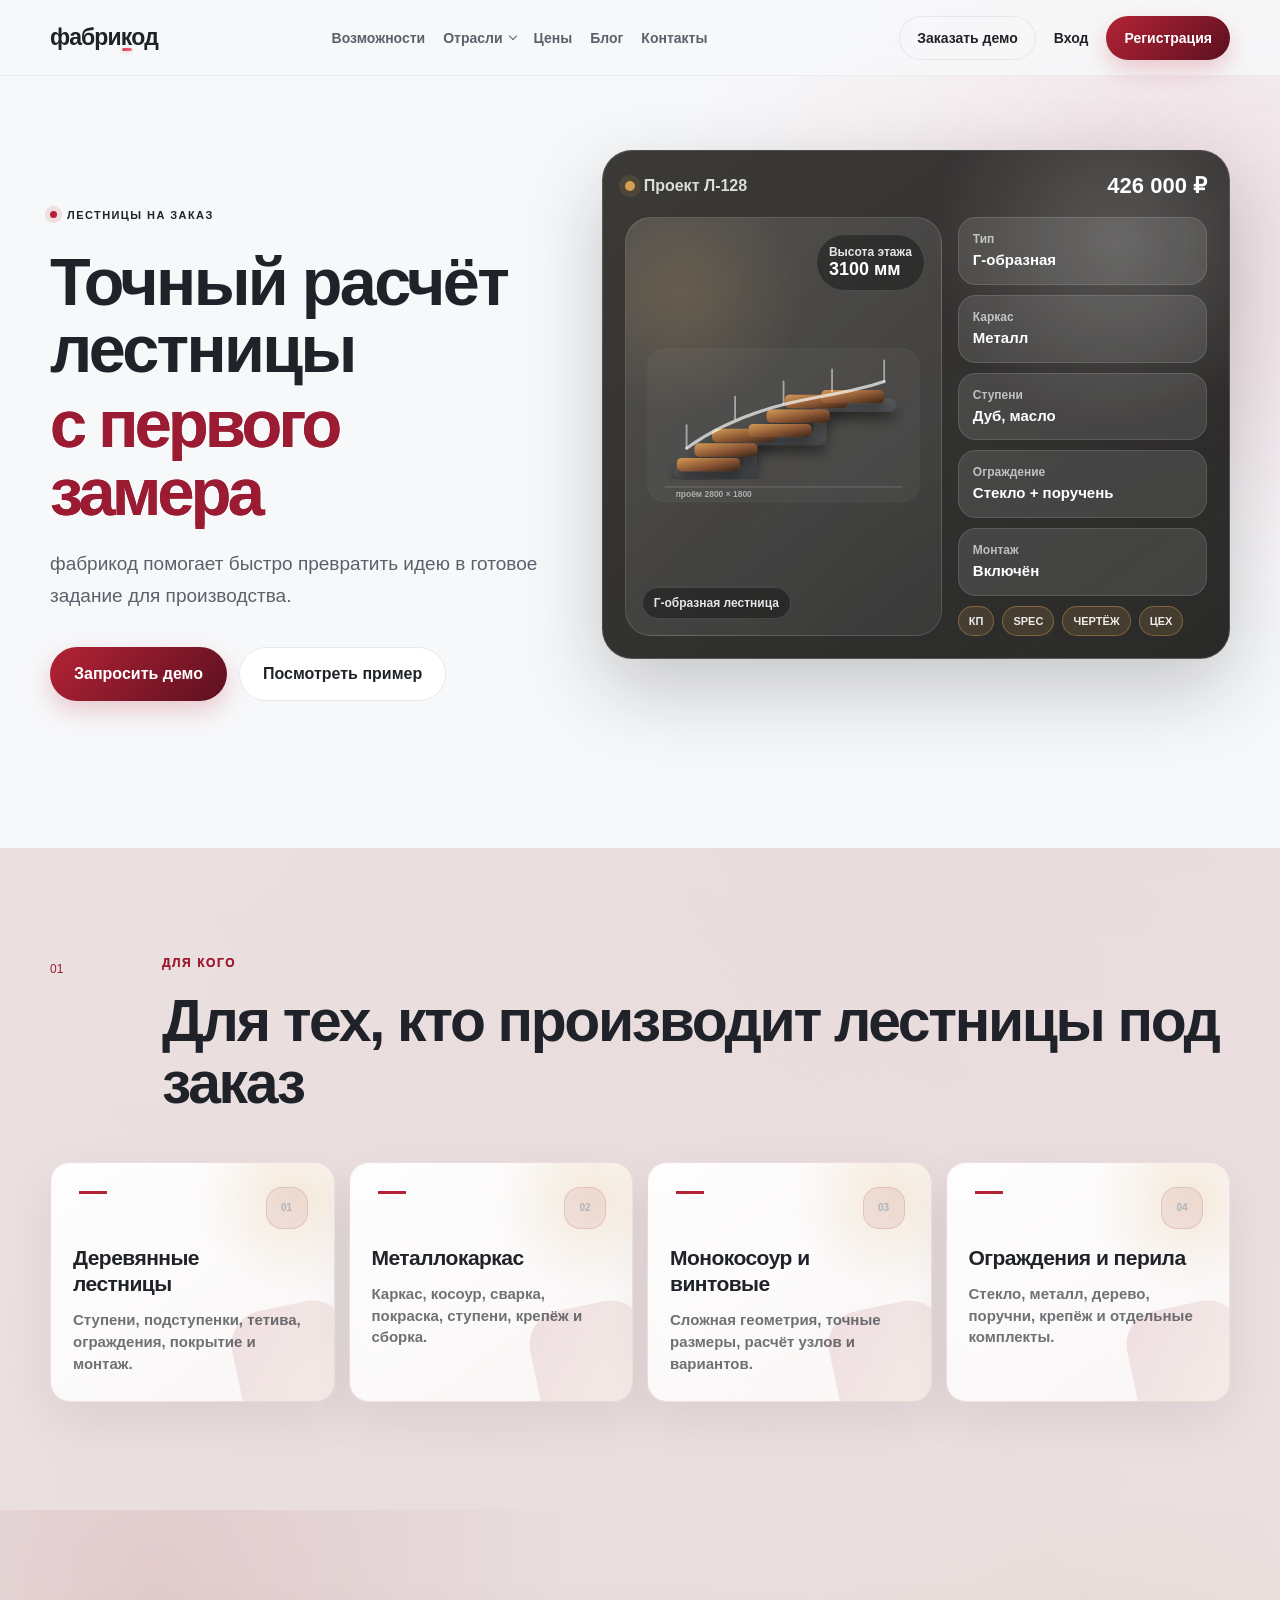
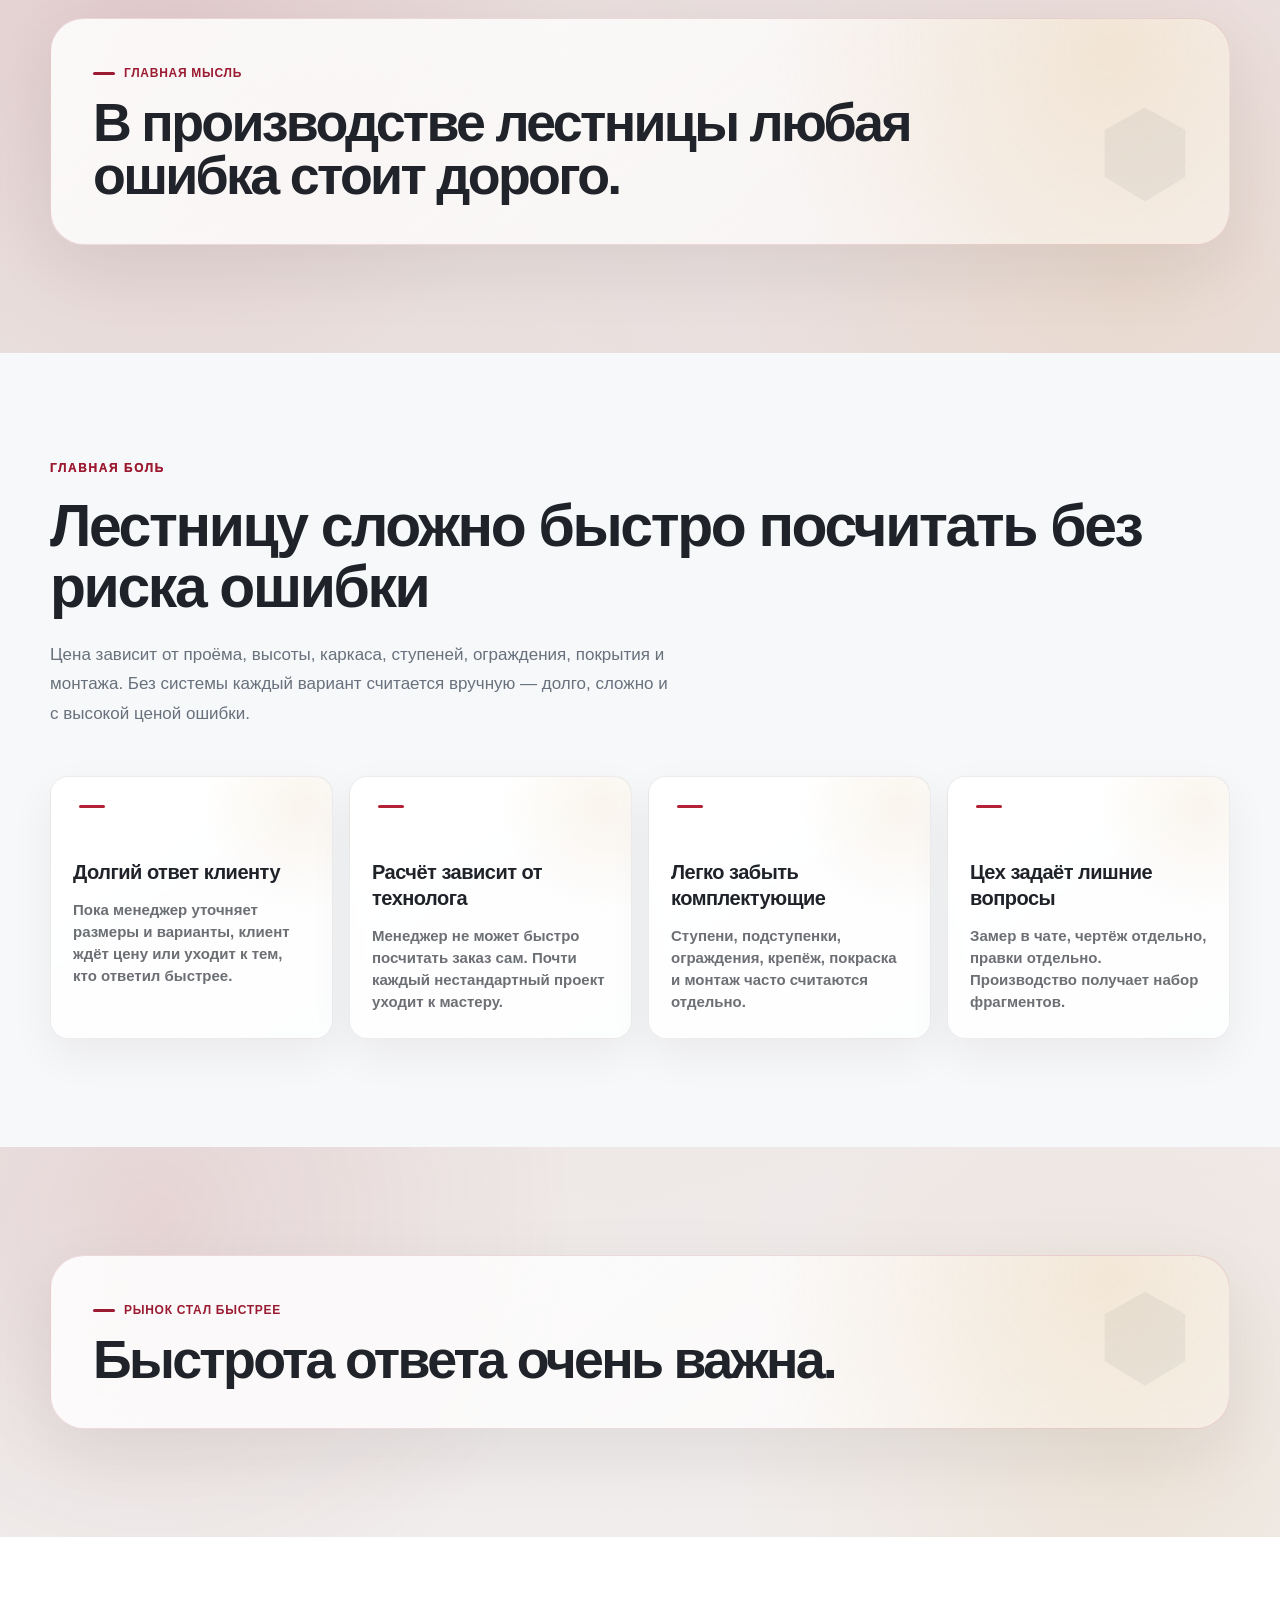
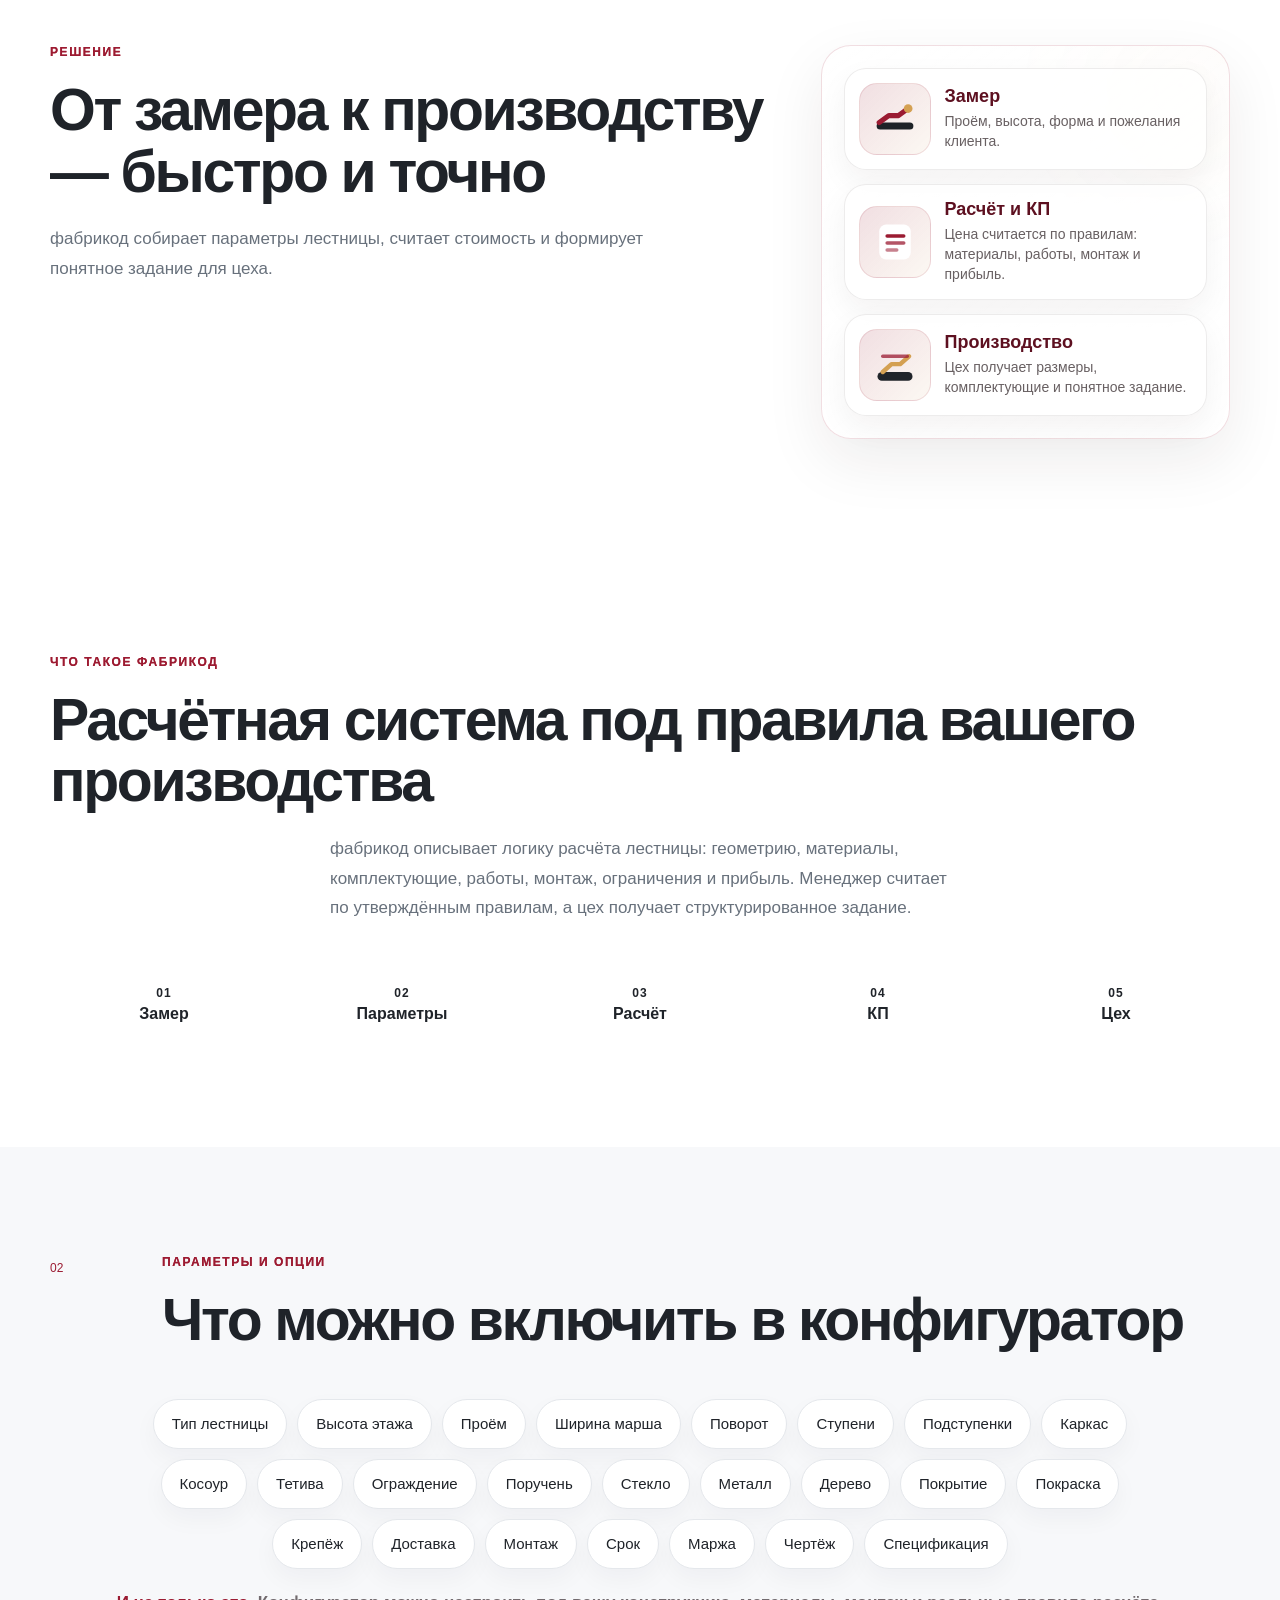
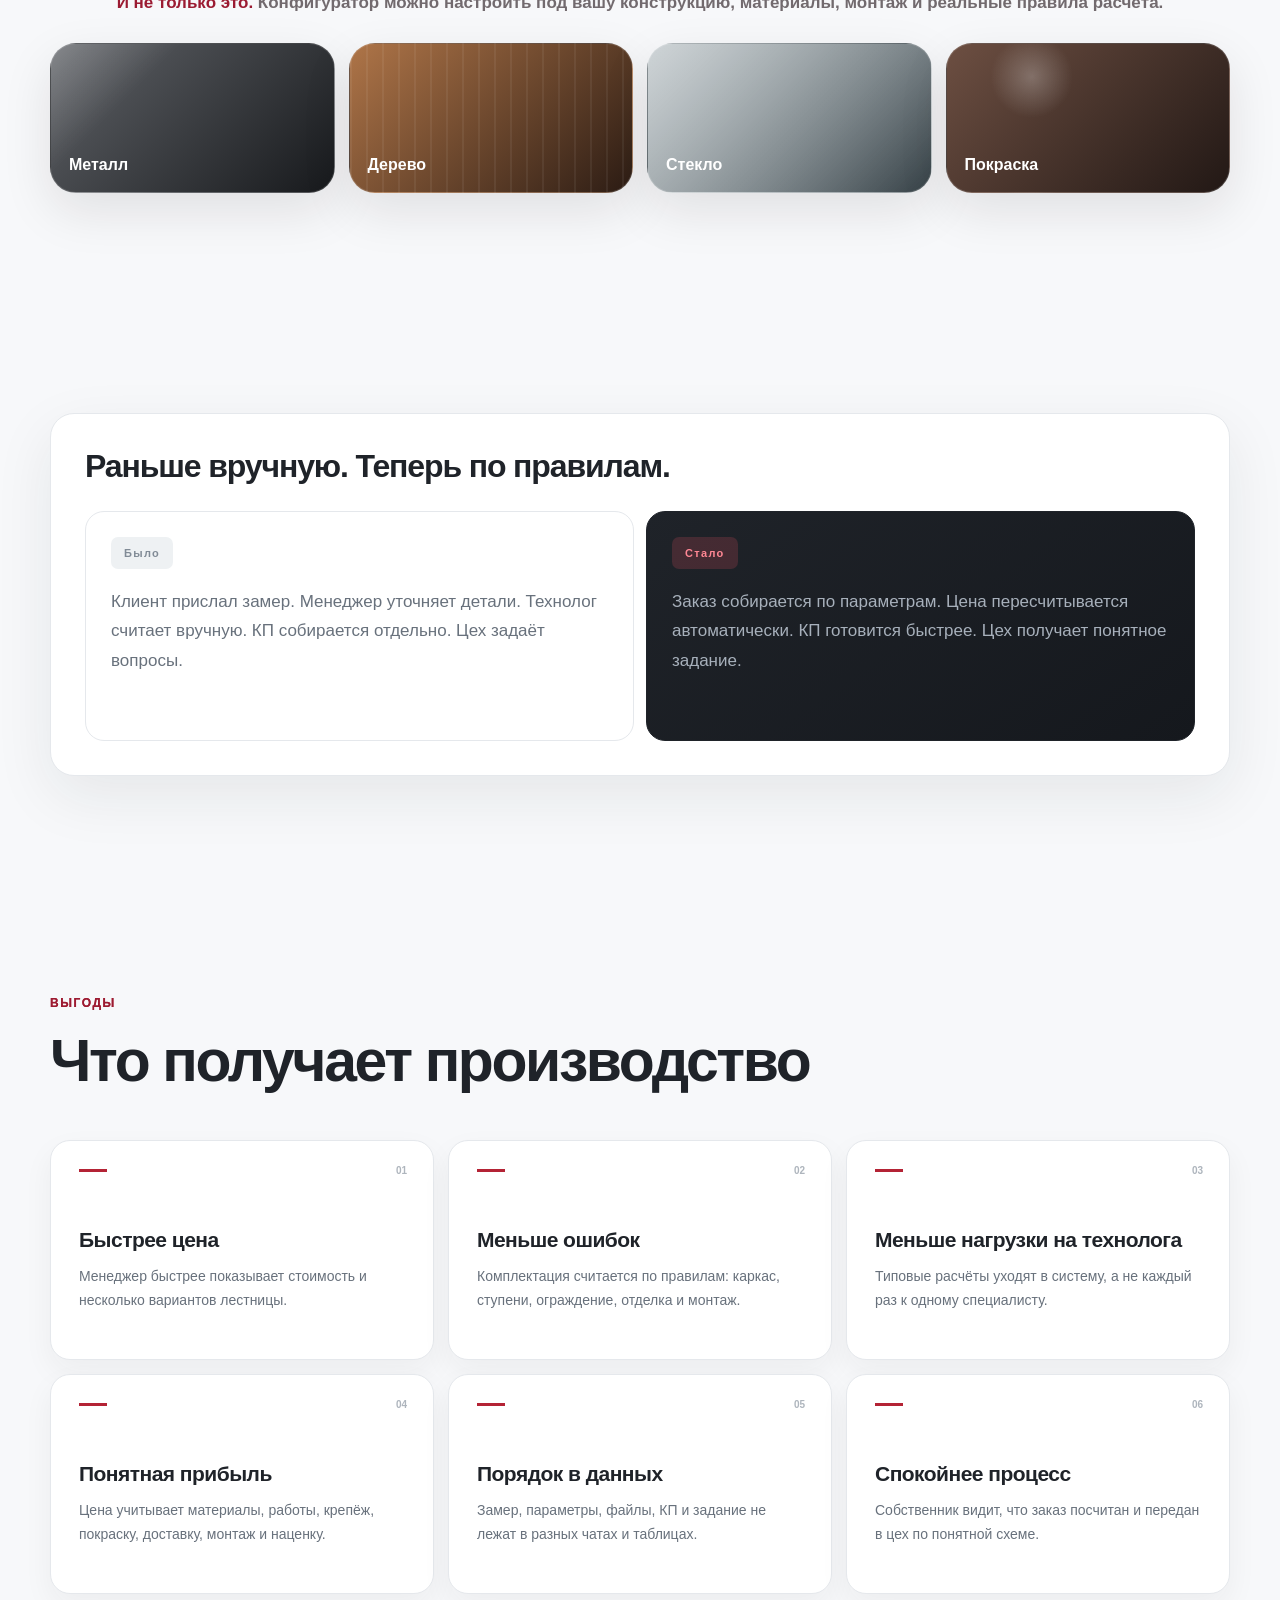
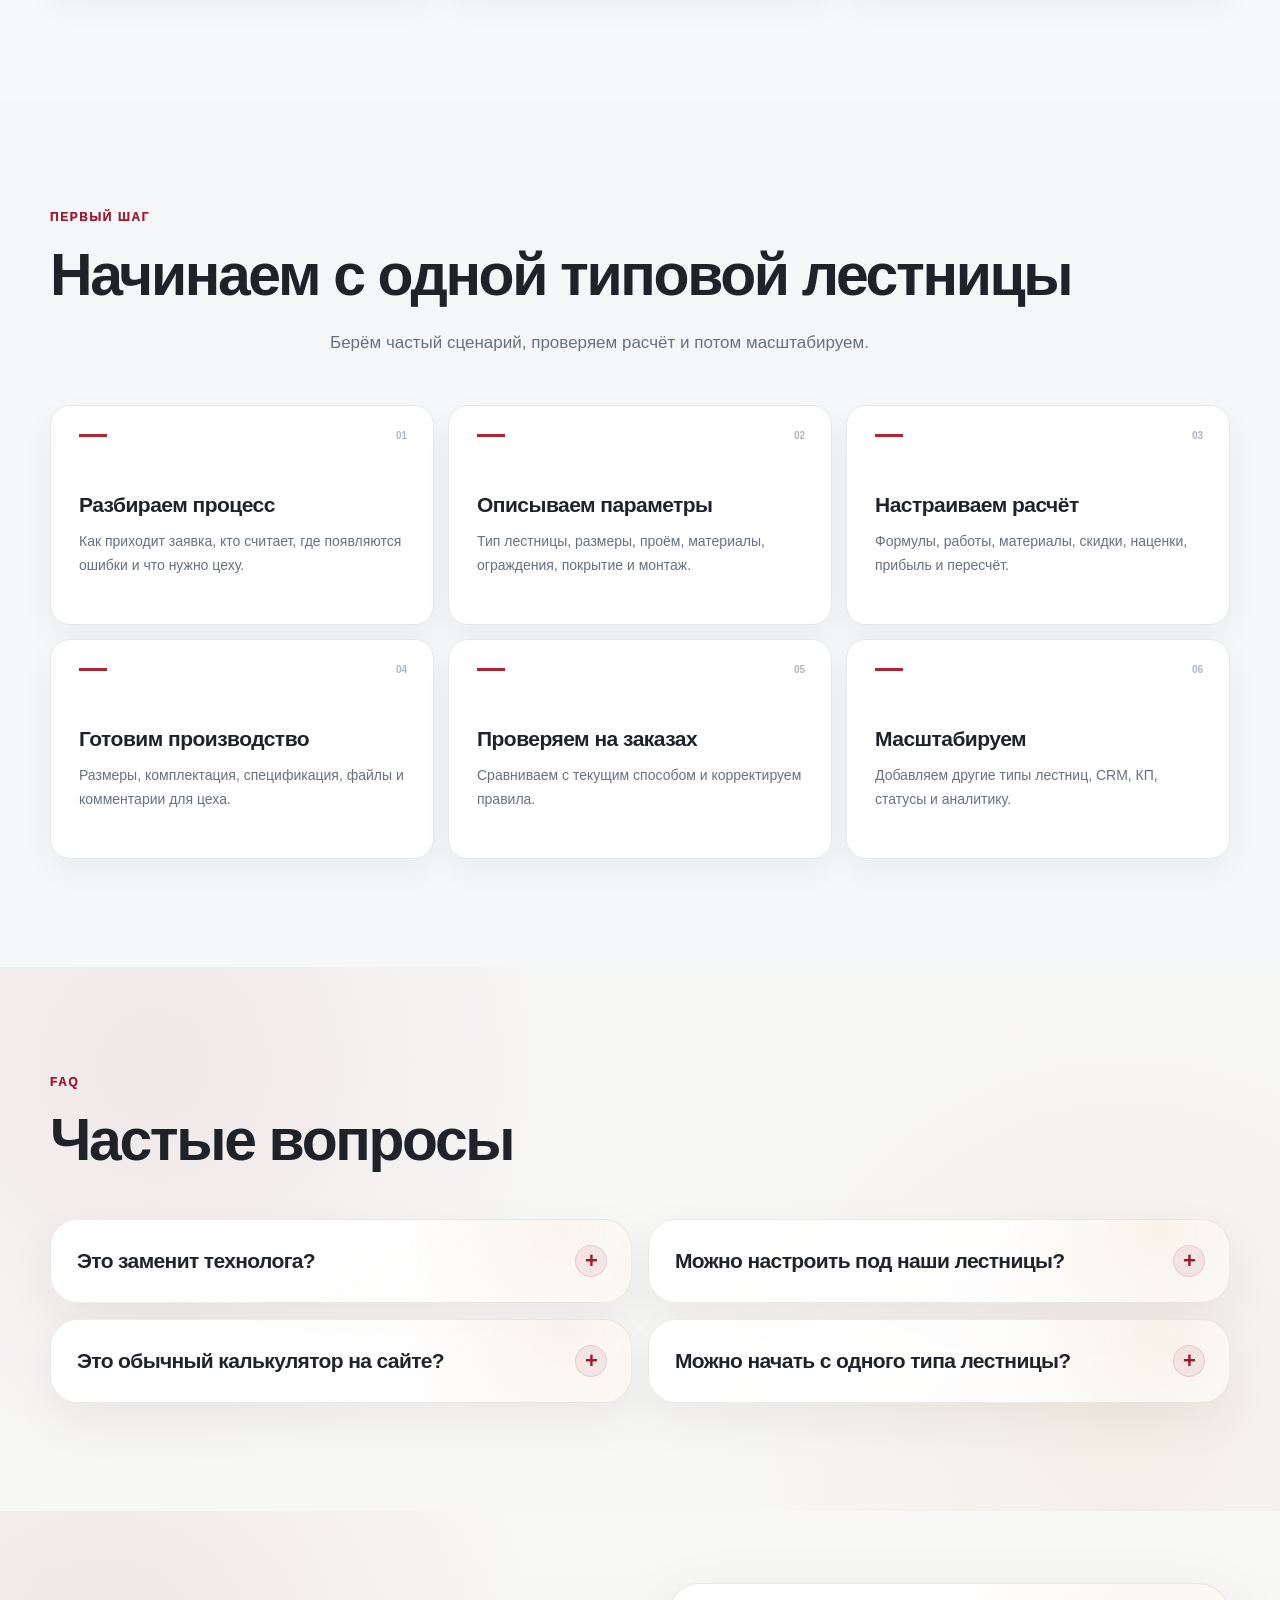
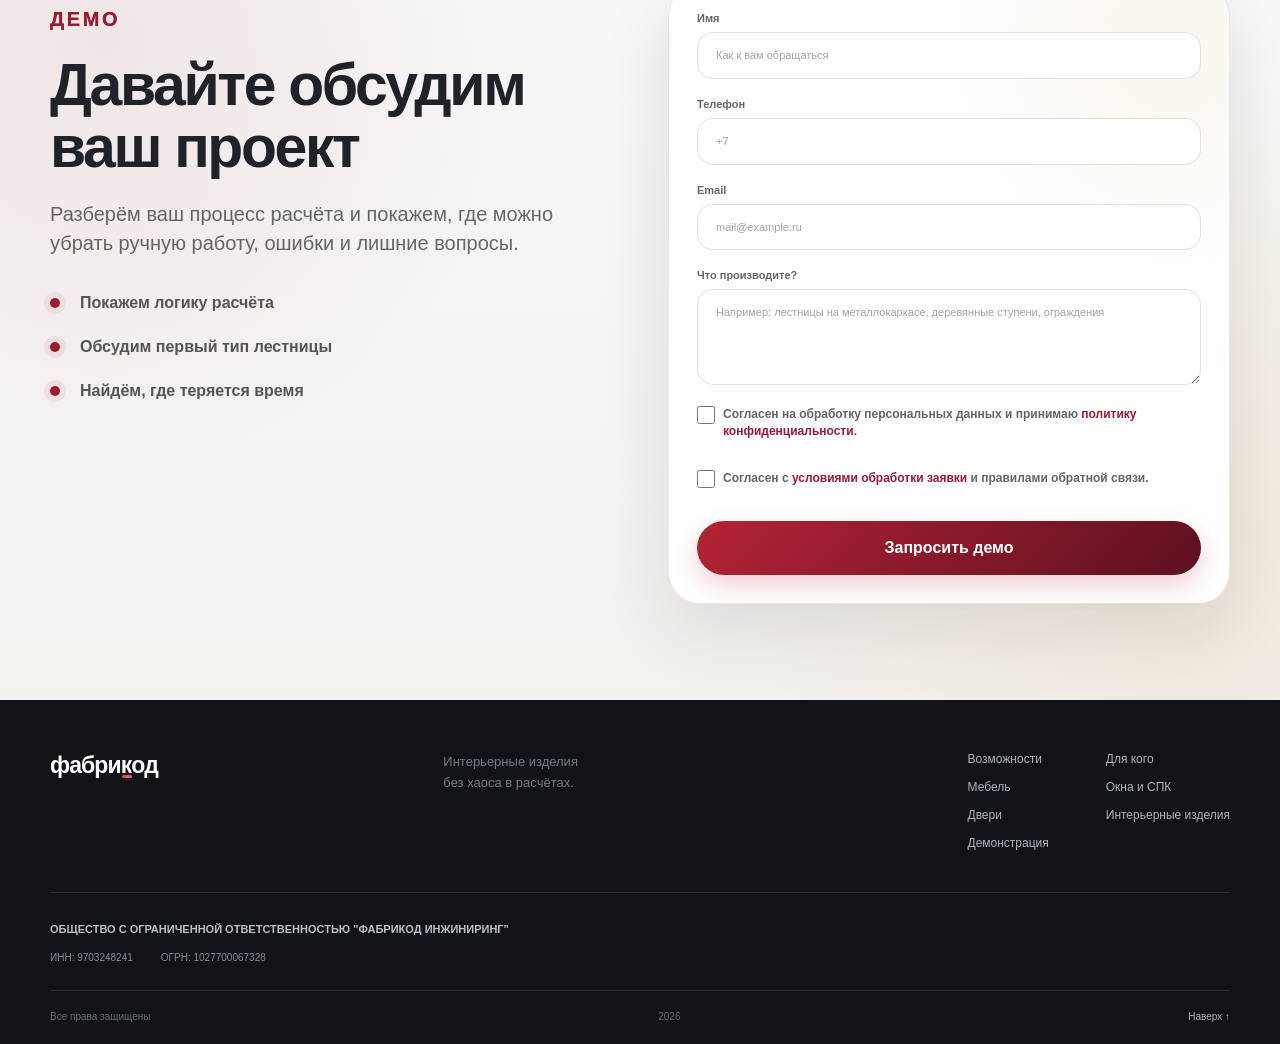
<file: stairs.html>
<!DOCTYPE html>
<html lang="ru">
<head>
  <meta charset="UTF-8">
  <meta name="viewport" content="width=device-width, initial-scale=1.0">
  <meta name="description" content="фабрикод помогает производителям интерьерных изделий на заказ быстро считать панели, панно, часы, декор и передавать понятные данные в производство и на станок.">
  <title>Точный расчёт лестниц с первого замера — фабрикод</title>
  <link rel="stylesheet" href="styles.css">
  <script src="script.js" defer></script>
  <style>
    .interior-page {
      --interior-accent: #8f5b3e;
      --interior-accent-dark: #3b251c;
      --interior-accent-soft: rgba(143, 91, 62, 0.13);
      --interior-sage: #7b8a72;
      --interior-cream: #f5efe6;
      --interior-charcoal: #1f1a17;
      --interior-gold: #c79a56;
    }

    .interior-page .section-title {
      text-align: left;
      align-items: flex-start;
      margin-left: 0;
    }

    .interior-page .section-title p,
    .interior-page .section-title h2,
    .interior-page .section-title .kicker {
      margin-left: 0;
      margin-right: auto;
      text-align: left;
    }

    .interior-hero {
      position: relative;
      overflow: hidden;
      background:
        radial-gradient(circle at 80% 12%, rgba(199,154,86,.24), transparent 36%),
        radial-gradient(circle at 16% 78%, rgba(123,138,114,.2), transparent 34%);
    }

    .interior-hero::before {
      content: "";
      position: absolute;
      inset: 8% -12% auto auto;
      width: 44vw;
      height: 44vw;
      min-width: 360px;
      min-height: 360px;
      border-radius: 50%;
      background: radial-gradient(circle, rgba(143,91,62,.2), rgba(143,91,62,0) 68%);
      pointer-events: none;
    }

    .interior-visual {
      min-height: 540px;
      display: flex;
      align-items: center;
      justify-content: center;
    }

    .interior-studio-card {
      position: relative;
      width: min(520px, 100%);
      padding: 22px;
      border-radius: 34px;
      color: #fff;
      background:
        linear-gradient(145deg, rgba(255,255,255,.12), rgba(255,255,255,.045)),
        radial-gradient(circle at 15% 15%, rgba(199,154,86,.22), transparent 38%),
        radial-gradient(circle at 82% 88%, rgba(123,138,114,.22), transparent 42%),
        rgba(28, 23, 20, .9);
      border: 1px solid rgba(255,255,255,.14);
      box-shadow: 0 32px 90px rgba(28,20,16,.36);
      backdrop-filter: blur(24px);
      overflow: hidden;
    }

    .interior-studio-card::before {
      content: "";
      position: absolute;
      inset: 14px;
      border: 1px solid rgba(255,255,255,.15);
      border-radius: 26px;
      pointer-events: none;
    }

    .interior-studio-card__bar {
      position: relative;
      z-index: 2;
      display: flex;
      justify-content: space-between;
      align-items: center;
      gap: 14px;
      margin-bottom: 20px;
      color: rgba(255,255,255,.68);
      font-size: 14px;
    }

    .interior-studio-card__bar span {
      display: inline-flex;
      align-items: center;
      gap: 8px;
    }

    .interior-studio-card__bar span::before {
      content: "";
      width: 10px;
      height: 10px;
      border-radius: 50%;
      background: var(--interior-gold);
      box-shadow: 0 0 22px rgba(199,154,86,.72);
    }

    .interior-studio-card__bar b {
      color: #fff;
      font-size: 18px;
    }

    .interior-studio-card__body {
      position: relative;
      z-index: 2;
      display: grid;
      grid-template-columns: 1.1fr .95fr;
      gap: 18px;
      align-items: stretch;
    }

    .interior-product-wall {
      min-height: 330px;
      display: grid;
      grid-template-columns: 1.1fr .9fr;
      grid-template-rows: .85fr 1.15fr;
      gap: 12px;
    }

    .interior-hero-gallery {
      position: relative;
      min-height: 340px;
      border-radius: 30px;
      overflow: hidden;
      border: 1px solid rgba(255,255,255,.15);
      background:
        linear-gradient(180deg, rgba(20,14,10,.05), rgba(20,14,10,.38)),
        url('[data-uri]') center / cover no-repeat;
      box-shadow:
        inset 0 0 0 1px rgba(0,0,0,.10),
        0 26px 60px rgba(20,14,10,.28);
    }

    .interior-hero-gallery::after {
      content: "";
      position: absolute;
      inset: 0;
      background:
        linear-gradient(90deg, rgba(24,18,14,.46), transparent 42%),
        linear-gradient(180deg, transparent 46%, rgba(24,18,14,.48));
      pointer-events: none;
    }

    .interior-hero-gallery__tag {
      position: absolute;
      left: 16px;
      bottom: 16px;
      z-index: 2;
      padding: 9px 12px;
      border-radius: 999px;
      background: rgba(0,0,0,.36);
      border: 1px solid rgba(255,255,255,.16);
      color: rgba(255,255,255,.88);
      font-size: 11px;
      backdrop-filter: blur(12px);
    }

    .interior-hero-gallery__note {
      position: absolute;
      right: 16px;
      top: 16px;
      z-index: 2;
      max-width: 170px;
      padding: 12px 13px;
      border-radius: 18px;
      background: rgba(255,255,255,.82);
      color: rgba(32,20,24,.78);
      font-size: 12px;
      line-height: 1.35;
      box-shadow: 0 16px 34px rgba(20,14,10,.16);
      backdrop-filter: blur(14px);
    }


    .interior-sample {
      position: relative;
      border-radius: 24px;
      border: 1px solid rgba(255,255,255,.14);
      overflow: hidden;
      box-shadow: inset 0 0 0 1px rgba(0,0,0,.12);
    }

    .interior-sample--panel {
      grid-row: span 2;
      background:
        linear-gradient(135deg, rgba(255,255,255,.08), transparent 28%),
        repeating-linear-gradient(90deg, rgba(255,255,255,.08) 0 2px, transparent 2px 20px),
        linear-gradient(180deg, #8b5a38, #352017);
    }

    .interior-sample--clock {
      background:
        radial-gradient(circle, rgba(255,255,255,.08) 0 42%, transparent 43%),
        conic-gradient(from 18deg, #9b6a3f, #3d271d, #c09655, #5c3828, #9b6a3f);
    }

    .interior-sample--art {
      background:
        radial-gradient(circle at 22% 32%, rgba(199,154,86,.65), transparent 18%),
        radial-gradient(circle at 70% 68%, rgba(123,138,114,.58), transparent 24%),
        linear-gradient(135deg, #2b211c, #6f4730);
    }

    .interior-sample--panel::after {
      content: "1200 × 2400";
      position: absolute;
      left: 14px;
      bottom: 14px;
      padding: 7px 10px;
      border-radius: 999px;
      background: rgba(0,0,0,.28);
      color: rgba(255,255,255,.78);
      font-size: 11px;
    }

    .interior-sample--clock::before {
      content: "";
      position: absolute;
      inset: 26px;
      border-radius: 50%;
      border: 1px solid rgba(255,255,255,.35);
    }

    .interior-sample--clock::after {
      content: "Ø 700";
      position: absolute;
      left: 12px;
      bottom: 12px;
      padding: 7px 10px;
      border-radius: 999px;
      background: rgba(0,0,0,.28);
      color: rgba(255,255,255,.78);
      font-size: 11px;
    }

    .interior-sample--art::after {
      content: "CNC relief";
      position: absolute;
      left: 12px;
      bottom: 12px;
      padding: 7px 10px;
      border-radius: 999px;
      background: rgba(0,0,0,.28);
      color: rgba(255,255,255,.78);
      font-size: 11px;
    }

    .parametric-panel {
      position: relative;
      min-height: 340px;
      border-radius: 30px;
      overflow: hidden;
      border: 1px solid rgba(255,255,255,.15);
      background:
        radial-gradient(circle at 18% 18%, rgba(255,255,255,.14), transparent 18%),
        radial-gradient(circle at 82% 86%, rgba(199,154,86,.22), transparent 30%),
        linear-gradient(135deg, #f0dfc6 0%, #9d6539 36%, #4a2f21 100%);
      box-shadow:
        inset 0 0 0 1px rgba(0,0,0,.12),
        0 26px 60px rgba(20,14,10,.28);
      isolation: isolate;
    }

    .parametric-panel::before {
      content: "";
      position: absolute;
      inset: 0;
      background:
        linear-gradient(120deg, rgba(255,255,255,.28), transparent 26%, rgba(0,0,0,.18) 72%),
        repeating-linear-gradient(90deg, rgba(255,255,255,.07) 0 1px, transparent 1px 18px);
      mix-blend-mode: soft-light;
      z-index: 1;
      pointer-events: none;
    }

    .parametric-panel svg {
      position: absolute;
      inset: 0;
      width: 100%;
      height: 100%;
      z-index: 2;
      filter: drop-shadow(0 18px 26px rgba(30,18,12,.22));
    }

    .parametric-panel__plate {
      position: absolute;
      inset: 28px 20px 34px 20px;
      border-radius: 24px;
      background:
        linear-gradient(135deg, rgba(255,255,255,.15), rgba(255,255,255,.04)),
        rgba(68,42,28,.12);
      border: 1px solid rgba(255,255,255,.16);
      z-index: 0;
    }

    .parametric-panel__tag,
    .parametric-panel__size,
    .parametric-panel__material {
      position: absolute;
      z-index: 3;
      padding: 8px 11px;
      border-radius: 999px;
      background: rgba(20,14,10,.38);
      border: 1px solid rgba(255,255,255,.16);
      color: rgba(255,255,255,.88);
      font-size: 11px;
      backdrop-filter: blur(12px);
    }

    .parametric-panel__tag {
      left: 16px;
      bottom: 16px;
    }

    .parametric-panel__size {
      right: 16px;
      bottom: 16px;
    }

    .parametric-panel__material {
      left: 16px;
      top: 16px;
      color: rgba(255,255,255,.82);
    }

    .parametric-panel__pin {
      position: absolute;
      z-index: 4;
      width: 10px;
      height: 10px;
      border-radius: 50%;
      background: #f3c573;
      box-shadow: 0 0 0 7px rgba(243,197,115,.13), 0 0 24px rgba(243,197,115,.7);
    }

    .parametric-panel__pin--a { left: 31%; top: 32%; }
    .parametric-panel__pin--b { left: 57%; top: 51%; }
    .parametric-panel__pin--c { left: 73%; top: 28%; }


    .interior-options {
      display: grid;
      gap: 10px;
    }

    .interior-options label {
      display: block;
      padding: 12px 13px;
      border-radius: 16px;
      background: rgba(255,255,255,.07);
      border: 1px solid rgba(255,255,255,.1);
      color: rgba(255,255,255,.58);
      font-size: 12px;
    }

    .interior-options strong {
      display: block;
      margin-top: 4px;
      color: #fff;
      font-size: 14px;
      font-weight: 650;
    }

    .interior-files {
      display: flex;
      gap: 8px;
      flex-wrap: wrap;
    }

    .interior-files span {
      padding: 8px 10px;
      border-radius: 999px;
      background: rgba(199,154,86,.14);
      border: 1px solid rgba(199,154,86,.32);
      color: #fff;
      font-size: 11px;
      letter-spacing: .04em;
    }

    .interior-quote {
      position: relative;
      padding: 36px 40px;
      border-radius: 32px;
      background:
        linear-gradient(145deg, rgba(143,91,62,.08), rgba(255,255,255,.93)),
        radial-gradient(circle at 100% 0%, rgba(199,154,86,.18), transparent 36%);
      border: 1px solid rgba(143,91,62,.14);
      box-shadow: 0 22px 60px rgba(32,20,24,.08);
      overflow: hidden;
    }

    .interior-quote::before {
      content: "“";
      position: absolute;
      left: 28px;
      top: 8px;
      font-size: 92px;
      line-height: 1;
      color: rgba(143,91,62,.16);
      font-family: Georgia, serif;
    }

    .interior-quote__kicker {
      display: inline-flex;
      align-items: center;
      gap: 10px;
      margin-bottom: 18px;
      color: var(--interior-accent);
      font-size: 12px;
      font-weight: 700;
      letter-spacing: .1em;
      text-transform: uppercase;
    }

    .interior-quote__kicker::before {
      content: "";
      width: 26px;
      height: 1px;
      background: currentColor;
      opacity: .6;
    }

    .interior-quote blockquote {
      margin: 0;
      padding: 0;
    }

    .interior-quote h2 {
      max-width: 860px;
      margin: 0;
      font-size: clamp(30px, 4vw, 50px);
      line-height: 1.08;
    }

    .interior-quote p {
      max-width: 760px;
      margin: 16px 0 0;
      font-size: 18px;
      line-height: 1.55;
      color: rgba(32,20,24,.72);
    }

    .interior-badge-grid {
      display: grid;
      grid-template-columns: repeat(4, minmax(0, 1fr));
      gap: 12px;
    }

    .interior-badge-grid span {
      display: flex;
      min-height: 82px;
      align-items: center;
      padding: 16px;
      border-radius: 22px;
      background: rgba(143,91,62,.08);
      border: 1px solid rgba(143,91,62,.16);
      font-weight: 650;
    }

    .interior-process {
      display: grid;
      grid-template-columns: repeat(5, minmax(0, 1fr));
      gap: 10px;
      margin-top: 22px;
    }

    .interior-process span {
      padding: 15px 12px;
      border-radius: 18px;
      background: rgba(255,255,255,.06);
      border: 1px solid rgba(255,255,255,.1);
      text-align: center;
      font-weight: 700;
    }

    .interior-process b {
      display: block;
      margin-bottom: 5px;
      color: var(--interior-gold);
      font-size: 12px;
      letter-spacing: .08em;
      text-transform: uppercase;
    }

    .interior-more-note {
      margin: 22px auto 0;
      text-align: center;
      color: rgba(32,20,24,.62);
      font-size: 17px;
      line-height: 1.45;
      font-weight: 650;
    }

    .interior-more-note strong {
      color: var(--interior-accent);
      font-weight: 800;
    }

    .interior-material-grid {
      display: grid;
      grid-template-columns: repeat(4, minmax(0, 1fr));
      gap: 14px;
      margin-top: 28px;
    }

    .interior-material {
      min-height: 160px;
      border-radius: 26px;
      padding: 18px;
      display: flex;
      align-items: flex-end;
      color: #fff;
      font-weight: 750;
      border: 1px solid rgba(255,255,255,.16);
      overflow: hidden;
      box-shadow: 0 18px 50px rgba(30,20,16,.1);
    }

    .interior-material--wood {
      background:
        repeating-linear-gradient(90deg, rgba(255,255,255,.06) 0 2px, transparent 2px 16px),
        linear-gradient(135deg, #9b633a, #2c1c14);
    }

    .interior-material--mdf {
      background:
        radial-gradient(circle at 20% 20%, rgba(255,255,255,.2), transparent 18%),
        linear-gradient(135deg, #6b4e3d, #261b16);
    }

    .interior-material--acryl {
      background:
        linear-gradient(135deg, rgba(255,255,255,.46), rgba(255,255,255,.08)),
        linear-gradient(135deg, #758777, #1f2b25);
    }

    .interior-material--metal {
      background:
        linear-gradient(135deg, rgba(255,255,255,.25), transparent 28%),
        linear-gradient(135deg, #63615d, #1b1a18);
    }

    .interior-soft-bg {
      background:
        radial-gradient(circle at 12% 18%, rgba(143,91,62,.13), transparent 36%),
        radial-gradient(circle at 88% 80%, rgba(123,138,114,.14), transparent 34%);
    }

    .interior-page .problem-card {
      position: relative;
      overflow: hidden;
      min-height: 230px;
      display: flex;
      flex-direction: column;
      justify-content: flex-start;
    }

    .interior-page .problem-card::after {
      content: "";
      position: absolute;
      right: 24px;
      bottom: 22px;
      width: 92px;
      height: 92px;
      border-radius: 30px;
      background:
        radial-gradient(circle at 35% 35%, rgba(255,255,255,.38), transparent 34%),
        linear-gradient(135deg, rgba(143,91,62,.12), rgba(199,154,86,.08));
      opacity: .8;
      transform: rotate(-8deg);
      pointer-events: none;
    }

    .interior-page .problem-card h3 {
      position: relative;
      z-index: 2;
      max-width: 380px;
      margin-bottom: 14px;
    }

    .interior-page .problem-card p {
      position: relative;
      z-index: 2;
      max-width: 420px;
      margin: 0;
      color: rgba(32,20,24,.64);
      font-size: 15px;
      line-height: 1.5;
      font-weight: 550;
    }

    .interior-page .problem-card__tag {
      position: relative;
      z-index: 2;
      display: inline-flex;
      align-items: center;
      gap: 8px;
      width: fit-content;
      margin-top: 18px;
      padding: 8px 11px;
      border-radius: 999px;
      background: rgba(143,91,62,.07);
      border: 1px solid rgba(143,91,62,.12);
      color: var(--interior-accent);
      font-size: 12px;
      font-weight: 750;
    }

    .interior-page .problem-card__tag::before {
      content: "";
      width: 7px;
      height: 7px;
      border-radius: 50%;
      background: currentColor;
    }


    .interior-solution-card {
      position: relative;
      padding: 22px;
      border-radius: 30px;
      background:
        linear-gradient(145deg, rgba(255,255,255,.9), rgba(255,255,255,.7)),
        radial-gradient(circle at 88% 10%, rgba(199,154,86,.14), transparent 34%);
      border: 1px solid rgba(143,91,62,.14);
      box-shadow: 0 22px 60px rgba(32,20,24,.08);
      overflow: hidden;
      min-height: 360px;
    }

    .interior-solution-card__top {
      display: flex;
      align-items: center;
      justify-content: space-between;
      gap: 12px;
      margin-bottom: 18px;
    }

    .interior-solution-card__top strong {
      font-size: 18px;
      color: var(--interior-accent-dark);
    }

    .interior-solution-card__top span {
      padding: 8px 10px;
      border-radius: 999px;
      background: rgba(143,91,62,.08);
      border: 1px solid rgba(143,91,62,.16);
      color: var(--interior-accent);
      font-size: 12px;
      font-weight: 700;
      letter-spacing: .04em;
      text-transform: uppercase;
    }

    .interior-solution-diagram {
      position: relative;
      display: grid;
      grid-template-columns: 1fr;
      gap: 14px;
      margin-top: 10px;
    }

    .interior-solution-step {
      position: relative;
      display: grid;
      grid-template-columns: 72px 1fr;
      gap: 14px;
      align-items: center;
      padding: 14px;
      border-radius: 22px;
      background: rgba(255,255,255,.74);
      border: 1px solid rgba(32,20,24,.08);
      box-shadow: 0 12px 30px rgba(30,20,22,.05);
    }

    .interior-solution-step::after {
      content: "";
      position: absolute;
      left: 48px;
      bottom: -16px;
      width: 2px;
      height: 16px;
      background: linear-gradient(180deg, rgba(143,91,62,.35), rgba(143,91,62,0));
    }

    .interior-solution-step:last-child::after {
      display: none;
    }

    .interior-solution-icon {
      width: 72px;
      height: 72px;
      border-radius: 18px;
      display: grid;
      place-items: center;
      background:
        linear-gradient(135deg, rgba(143,91,62,.18), rgba(143,91,62,.04)),
        rgba(255,255,255,.56);
      border: 1px solid rgba(143,91,62,.14);
      overflow: hidden;
    }

    .interior-solution-icon svg {
      width: 56px;
      height: 56px;
    }

    .interior-solution-copy b {
      display: block;
      margin-bottom: 4px;
      font-size: 18px;
      color: var(--interior-accent-dark);
    }

    .interior-solution-copy p {
      margin: 0;
      color: rgba(32,20,24,.68);
      font-size: 14px;
      line-height: 1.45;
    }

    .interior-solution-footer {
      display: flex;
      gap: 8px;
      flex-wrap: wrap;
      margin-top: 18px;
    }

    .interior-solution-footer span {
      padding: 8px 11px;
      border-radius: 999px;
      background: rgba(255,255,255,.72);
      border: 1px solid rgba(32,20,24,.08);
      font-size: 12px;
      font-weight: 650;
      color: rgba(32,20,24,.75);
    }

    @media (max-width: 980px) {
      .interior-solution-card {
        min-height: auto;
      }
    }

    .interior-calm-card {
      background:
        radial-gradient(circle at 90% 10%, rgba(199,154,86,.18), transparent 36%),
        linear-gradient(145deg, rgba(123,138,114,.12), rgba(255,255,255,.04));
      border-color: rgba(143,91,62,.22);
    }

    @media (max-width: 980px) {
      .interior-studio-card__body,
      .interior-badge-grid,
      .interior-process,
      .interior-material-grid {
        grid-template-columns: 1fr 1fr;
      }

      .interior-visual {
        min-height: auto;
      }
    }

    @media (max-width: 640px) {
      .interior-studio-card {
        border-radius: 26px;
        padding: 18px;
      }

      .interior-studio-card__body,
      .interior-badge-grid,
      .interior-process,
      .interior-material-grid {
        grid-template-columns: 1fr;
      }

      .interior-product-wall {
        min-height: 320px;
      }

      .interior-quote {
        padding: 30px 24px;
      }
    }

    /* фабрикод: единое скругление кнопок */
    .interior-page .button,
    .interior-page button.button,
    .interior-page .button--small {
      border-radius: 30px;
    }

    .interior-page .demo-form button {
      border-radius: 30px;
    }


    .stairs-page {
      --stairs-accent: #9b1b32;
      --stairs-dark: #5d1020;
      background:
        radial-gradient(circle at 88% 6%, rgba(155,27,50,.11), transparent 34%),
        radial-gradient(circle at 12% 22%, rgba(154,99,58,.10), transparent 34%),
        #f6f7f8;
    }

    .stairs-page .button,
    .stairs-page button.button,
    .stairs-page .button--small,
    .stairs-page .demo-form button {
      border-radius: 30px;
    }

    .stairs-page .kicker,
    .stairs-page .section-number,
    .stairs-hero h1 em {
      color: var(--stairs-accent);
    }

    .stairs-card {
      border-radius: 30px;
      padding: 22px;
      background:
        radial-gradient(circle at 82% 18%, rgba(255,255,255,.18), transparent 28%),
        linear-gradient(145deg, rgba(52,50,47,.96), rgba(30,30,29,.95));
      color: #fff;
      border: 1px solid rgba(255,255,255,.14);
      box-shadow: 0 30px 80px rgba(18,18,18,.22);
    }

    .stairs-card__bar {
      display: flex;
      align-items: center;
      justify-content: space-between;
      gap: 16px;
      margin-bottom: 18px;
      color: rgba(255,255,255,.82);
      font-weight: 750;
    }

    .stairs-card__bar span {
      display: inline-flex;
      align-items: center;
      gap: 9px;
    }

    .stairs-card__bar span::before {
      content: "";
      width: 10px;
      height: 10px;
      border-radius: 50%;
      background: #d4a052;
      box-shadow: 0 0 0 6px rgba(212,160,82,.12);
    }

    .stairs-card__bar b {
      color: #fff;
      font-size: 22px;
    }

    .stairs-card__body {
      display: grid;
      grid-template-columns: 1.12fr .88fr;
      gap: 16px;
    }

    .stairs-scheme {
      position: relative;
      min-height: 330px;
      border-radius: 26px;
      overflow: hidden;
      background:
        linear-gradient(135deg, rgba(255,255,255,.09), rgba(255,255,255,.02)),
        radial-gradient(circle at 18% 18%, rgba(212,160,82,.18), transparent 28%),
        rgba(255,255,255,.04);
      border: 1px solid rgba(255,255,255,.13);
    }

    .stairs-scheme svg {
      position: absolute;
      inset: 0;
      width: 100%;
      height: 100%;
    }

    .stairs-label,
    .stairs-height {
      position: absolute;
      z-index: 2;
      border-radius: 999px;
      background: rgba(0,0,0,.34);
      border: 1px solid rgba(255,255,255,.14);
      color: rgba(255,255,255,.88);
      backdrop-filter: blur(12px);
      font-size: 12px;
      font-weight: 750;
    }

    .stairs-label {
      left: 16px;
      bottom: 16px;
      padding: 8px 11px;
    }

    .stairs-height {
      right: 16px;
      top: 16px;
      padding: 10px 12px;
    }

    .stairs-height b {
      display: block;
      color: #fff;
      font-size: 18px;
    }

    .stairs-options {
      display: grid;
      gap: 10px;
    }

    .stairs-options label {
      padding: 14px;
      border-radius: 18px;
      background: rgba(255,255,255,.11);
      border: 1px solid rgba(255,255,255,.12);
      color: rgba(255,255,255,.66);
      font-size: 12px;
      font-weight: 700;
    }

    .stairs-options strong {
      display: block;
      margin-top: 5px;
      color: #fff;
      font-size: 15px;
      line-height: 1.25;
    }

    .stairs-files {
      display: flex;
      flex-wrap: wrap;
      gap: 8px;
    }

    .stairs-files span {
      padding: 8px 10px;
      border-radius: 999px;
      background: rgba(212,160,82,.15);
      border: 1px solid rgba(212,160,82,.42);
      color: rgba(255,255,255,.9);
      font-size: 11px;
      font-weight: 800;
    }

    .stairs-quote {
      border-radius: 34px;
      padding: 42px;
      background:
        radial-gradient(circle at 90% 12%, rgba(212,160,82,.18), transparent 32%),
        linear-gradient(145deg, rgba(255,255,255,.86), rgba(255,255,255,.62));
      border: 1px solid rgba(155,27,50,.14);
      box-shadow: 0 24px 70px rgba(30,20,24,.08);
    }

    .stairs-quote__kicker {
      display: inline-flex;
      align-items: center;
      gap: 9px;
      margin-bottom: 16px;
      color: var(--stairs-accent);
      font-weight: 800;
      letter-spacing: .06em;
      text-transform: uppercase;
      font-size: 12px;
    }

    .stairs-quote__kicker::before {
      content: "";
      width: 22px;
      height: 3px;
      border-radius: 999px;
      background: currentColor;
    }

    .stairs-quote h2 {
      max-width: 920px;
      margin: 0;
      font-size: clamp(30px, 4.2vw, 58px);
      line-height: .98;
      letter-spacing: -.05em;
      color: #20242a;
    }

    .stairs-pain .problem-card {
      min-height: 230px;
      position: relative;
      overflow: hidden;
    }

    .stairs-pain .problem-card p {
      max-width: 420px;
      margin: 0;
      color: rgba(32,36,42,.64);
      font-size: 15px;
      line-height: 1.5;
      font-weight: 550;
    }

    .stairs-tag {
      display: inline-flex;
      align-items: center;
      gap: 8px;
      width: fit-content;
      margin-top: 18px;
      padding: 8px 11px;
      border-radius: 999px;
      background: rgba(155,27,50,.07);
      border: 1px solid rgba(155,27,50,.12);
      color: var(--stairs-accent);
      font-size: 12px;
      font-weight: 750;
    }

    .stairs-tag::before {
      content: "";
      width: 7px;
      height: 7px;
      border-radius: 50%;
      background: currentColor;
    }

    .stairs-solution-card {
      padding: 22px;
      border-radius: 30px;
      background:
        linear-gradient(145deg, rgba(255,255,255,.9), rgba(255,255,255,.7)),
        radial-gradient(circle at 88% 10%, rgba(212,160,82,.14), transparent 34%);
      border: 1px solid rgba(155,27,50,.14);
      box-shadow: 0 22px 60px rgba(32,20,24,.08);
    }

    .stairs-chain {
      display: grid;
      gap: 14px;
    }

    .stairs-chain__step {
      display: grid;
      grid-template-columns: 72px 1fr;
      gap: 14px;
      align-items: center;
      padding: 14px;
      border-radius: 22px;
      background: rgba(255,255,255,.74);
      border: 1px solid rgba(32,20,24,.08);
      box-shadow: 0 12px 30px rgba(30,20,22,.05);
    }

    .stairs-chain__icon {
      width: 72px;
      height: 72px;
      border-radius: 18px;
      display: grid;
      place-items: center;
      background: linear-gradient(135deg, rgba(155,27,50,.14), rgba(212,160,82,.07));
      border: 1px solid rgba(155,27,50,.12);
    }

    .stairs-chain__icon svg {
      width: 56px;
      height: 56px;
    }

    .stairs-chain__copy b {
      display: block;
      margin-bottom: 4px;
      font-size: 18px;
      color: var(--stairs-dark);
    }

    .stairs-chain__copy p {
      margin: 0;
      color: rgba(32,20,24,.68);
      font-size: 14px;
      line-height: 1.45;
    }

    .stairs-note {
      margin: 22px auto 0;
      text-align: center;
      color: rgba(32,20,24,.62);
      font-size: 17px;
      line-height: 1.45;
      font-weight: 650;
    }

    .stairs-note strong {
      color: var(--stairs-accent);
      font-weight: 800;
    }

    .stairs-material-grid {
      display: grid;
      grid-template-columns: repeat(4, minmax(0, 1fr));
      gap: 14px;
      margin-top: 28px;
    }

    .stairs-material {
      min-height: 150px;
      border-radius: 26px;
      padding: 18px;
      display: flex;
      align-items: flex-end;
      color: #fff;
      font-weight: 800;
      border: 1px solid rgba(255,255,255,.16);
      box-shadow: 0 18px 50px rgba(30,20,16,.1);
    }

    .stairs-material--metal {
      background: linear-gradient(135deg, rgba(255,255,255,.24), transparent 30%), linear-gradient(135deg, #606368, #17191c);
    }

    .stairs-material--wood {
      background: repeating-linear-gradient(90deg, rgba(255,255,255,.06) 0 2px, transparent 2px 16px), linear-gradient(135deg, #af7548, #2c1c14);
    }

    .stairs-material--glass {
      background: linear-gradient(135deg, rgba(255,255,255,.58), rgba(255,255,255,.08)), linear-gradient(135deg, #8c9aa0, #243036);
    }

    .stairs-material--paint {
      background: radial-gradient(circle at 30% 22%, rgba(255,255,255,.25), transparent 18%), linear-gradient(135deg, #6d4f42, #221815);
    }

    .stairs-soft-bg {
      background:
        radial-gradient(circle at 12% 18%, rgba(155,27,50,.10), transparent 36%),
        radial-gradient(circle at 88% 80%, rgba(212,160,82,.14), transparent 34%);
    }

    @media (max-width: 980px) {
      .stairs-card__body,
      .stairs-material-grid {
        grid-template-columns: 1fr 1fr;
      }
    }

    @media (max-width: 640px) {
      .stairs-card__body,
      .stairs-material-grid {
        grid-template-columns: 1fr;
      }
      .stairs-card {
        border-radius: 26px;
        padding: 18px;
      }
      .stairs-scheme {
        min-height: 300px;
      }
      .stairs-quote {
        padding: 30px 24px;
      }
    }


    .stairs-segment-grid {
      grid-template-columns: repeat(4, minmax(0, 1fr));
      align-items: stretch;
    }

    .stairs-segment-card {
      position: relative;
      min-height: 240px;
      padding: 24px 22px;
      overflow: hidden;
      background:
        radial-gradient(circle at 86% 14%, rgba(212,160,82,.18), transparent 30%),
        linear-gradient(145deg, rgba(255,255,255,.94), rgba(255,255,255,.72));
      border: 1px solid rgba(155,27,50,.12);
      box-shadow: 0 18px 50px rgba(32,20,24,.07);
    }

    .stairs-segment-card::after {
      content: "";
      position: absolute;
      right: -18px;
      bottom: -20px;
      width: 116px;
      height: 116px;
      border-radius: 34px;
      background:
        linear-gradient(135deg, rgba(155,27,50,.13), rgba(212,160,82,.10));
      transform: rotate(-12deg);
      opacity: .9;
      pointer-events: none;
    }

    .stairs-segment-card__num {
      position: relative;
      z-index: 2;
      display: inline-flex;
      align-items: center;
      justify-content: center;
      width: 42px;
      height: 42px;
      margin-bottom: 20px;
      border-radius: 16px;
      background: rgba(155,27,50,.08);
      border: 1px solid rgba(155,27,50,.14);
      color: var(--stairs-accent);
      font-weight: 850;
      font-size: 13px;
    }

    .stairs-segment-card h3 {
      position: relative;
      z-index: 2;
      margin-bottom: 12px;
      max-width: 220px;
    }

    .stairs-segment-card p {
      position: relative;
      z-index: 2;
      margin: 0;
      color: rgba(32,36,42,.64);
      font-size: 15px;
      line-height: 1.45;
      font-weight: 550;
    }

    .stairs-segment-card__tag {
      position: relative;
      z-index: 2;
      display: inline-flex;
      margin-top: 0;
      padding: 0;
      border-radius: 999px;
      background: rgba(155,27,50,.06);
      border: 1px solid rgba(155,27,50,.11);
      color: var(--stairs-accent);
      font-size: 12px;
      font-weight: 750;
    }

    @media (max-width: 1100px) {
      .stairs-segment-grid {
        grid-template-columns: repeat(2, minmax(0, 1fr));
      }
    }

    @media (max-width: 640px) {
      .stairs-segment-grid {
        grid-template-columns: 1fr;
      }
    }


    /* Stairs cumulative edits: pain cards, expert block, contact form */
    .stairs-page .windows-pain .windows-problem-grid {
      grid-template-columns: repeat(4, minmax(0, 1fr));
      gap: 16px;
      align-items: stretch;
    }

    .stairs-page .windows-pain .problem-card {
      min-height: 255px;
      padding: 24px 22px;
      border: 1px solid rgba(32,36,42,.08);
      background:
        radial-gradient(circle at 90% 12%, rgba(212,160,82,.10), transparent 30%),
        linear-gradient(145deg, rgba(255,255,255,.96), rgba(255,255,255,.76));
      box-shadow: 0 16px 44px rgba(32,20,24,.06);
    }

    .stairs-page .windows-pain .problem-card > span {
      display: none;
    }

    .stairs-page .windows-pain .problem-card h3 {
      margin-bottom: 14px;
      max-width: 260px;
    }

    .stairs-page .windows-pain .problem-card p {
      color: rgba(32,36,42,.66);
      font-size: 15px;
      line-height: 1.48;
    }

    .stairs-page .windows-pain .stairs-tag {
      margin-top: 18px;
      background: rgba(32,36,42,.045);
      border-color: rgba(32,36,42,.08);
      color: rgba(32,36,42,.62);
    }

    .stairs-page .windows-pain .stairs-tag::before {
      display: none;
    }

    .stairs-page .contact {
      background:
        radial-gradient(circle at 14% 20%, rgba(155,27,50,.08), transparent 34%),
        radial-gradient(circle at 86% 82%, rgba(212,160,82,.12), transparent 34%),
        #f7f7f6;
    }

    .stairs-page .contact__grid {
      max-width: 1060px;
      grid-template-columns: minmax(0, 1fr) minmax(360px, 460px);
      align-items: start;
    }

    .stairs-page .demo-form {
      justify-self: end;
      width: 100%;
      max-width: 460px;
      border-radius: 30px;
      padding: 26px;
      background: rgba(255,255,255,.92);
      border: 1px solid rgba(32,36,42,.09);
      box-shadow: 0 20px 60px rgba(32,20,24,.09);
      color: #20242a;
    }

    .stairs-page .demo-form label {
      color: rgba(32,36,42,.72);
    }

    .stairs-page .demo-form input,
    .stairs-page .demo-form textarea {
      background: #fff;
      border: 1px solid rgba(32,36,42,.12);
      color: #20242a;
      box-shadow: inset 0 1px 0 rgba(255,255,255,.7);
    }

    .stairs-page .demo-form input::placeholder,
    .stairs-page .demo-form textarea::placeholder {
      color: rgba(32,36,42,.42);
    }

    @media (max-width: 1100px) {
      .stairs-page .windows-pain .windows-problem-grid {
        grid-template-columns: repeat(2, minmax(0, 1fr));
      }
    }

    @media (max-width: 760px) {
      .stairs-page .windows-pain .windows-problem-grid,
      .stairs-page .contact__grid {
        grid-template-columns: 1fr;
      }

      .stairs-page .demo-form {
        justify-self: stretch;
        max-width: none;
      }
    }


    /* FAQ in previous landing style */
    .stairs-page .faq {
      background:
        radial-gradient(circle at 12% 18%, rgba(155,27,50,.07), transparent 34%),
        radial-gradient(circle at 88% 82%, rgba(212,160,82,.10), transparent 34%),
        #f7f7f6;
    }

    .stairs-page .faq-list {
      display: grid;
      grid-template-columns: repeat(2, minmax(0, 1fr));
      gap: 16px;
      margin-top: 34px;
    }

    .stairs-page .faq-item {
      position: relative;
      border-radius: 28px;
      background:
        radial-gradient(circle at 88% 14%, rgba(212,160,82,.10), transparent 30%),
        linear-gradient(145deg, rgba(255,255,255,.96), rgba(255,255,255,.78));
      border: 1px solid rgba(32,36,42,.08);
      box-shadow: 0 18px 50px rgba(32,20,24,.06);
      overflow: hidden;
    }

    .stairs-page .faq-item summary {
      position: relative;
      display: flex;
      align-items: center;
      justify-content: space-between;
      gap: 18px;
      min-height: 82px;
      padding: 24px 62px 24px 26px;
      cursor: pointer;
      list-style: none;
      color: #20242a;
      font-size: 21px;
      line-height: 1.15;
      font-weight: 850;
      letter-spacing: -.03em;
    }

    .stairs-page .faq-item summary::-webkit-details-marker {
      display: none;
    }

    .stairs-page .faq-item summary::after {
      content: "+";
      position: absolute;
      right: 24px;
      top: 50%;
      width: 30px;
      height: 30px;
      transform: translateY(-50%);
      border-radius: 50%;
      display: grid;
      place-items: center;
      background: rgba(155,27,50,.08);
      border: 1px solid rgba(155,27,50,.12);
      color: var(--stairs-accent);
      font-size: 22px;
      font-weight: 700;
      line-height: 1;
      transition: transform .2s ease, background .2s ease;
    }

    .stairs-page .faq-item[open] summary::after {
      content: "−";
      background: rgba(155,27,50,.12);
    }

    .stairs-page .faq-item p {
      margin: 0;
      padding: 0 26px 26px;
      max-width: 620px;
      color: rgba(32,36,42,.66);
      font-size: 16px;
      line-height: 1.55;
      font-weight: 550;
    }

    @media (max-width: 820px) {
      .stairs-page .faq-list {
        grid-template-columns: 1fr;
      }

      .stairs-page .faq-item summary {
        font-size: 19px;
      }
    }


    /* Final contact block refinement */
    .stairs-page .contact {
      padding-top: 96px;
      padding-bottom: 96px;
      background:
        radial-gradient(circle at 8% 16%, rgba(155,27,50,.08), transparent 32%),
        radial-gradient(circle at 92% 78%, rgba(212,160,82,.12), transparent 34%),
        linear-gradient(180deg, #f8f8f7, #f3f1ee);
    }

    .stairs-page .contact__grid {
      max-width: 1120px;
      grid-template-columns: minmax(0, .95fr) minmax(360px, 430px);
      gap: 56px;
      align-items: center;
    }

    .stairs-contact-copy h2 {
      max-width: 720px;
      font-size: clamp(44px, 6vw, 76px);
      line-height: .94;
      letter-spacing: -.06em;
    }

    .stairs-contact-copy > p {
      max-width: 560px;
      margin-top: 22px;
      font-size: 20px;
      line-height: 1.45;
      color: rgba(32,36,42,.68);
    }

    .stairs-contact-points {
      display: grid;
      gap: 10px;
      max-width: 520px;
      margin-top: 30px;
    }

    .stairs-contact-points span {
      position: relative;
      display: block;
      padding: 14px 16px 14px 42px;
      border-radius: 18px;
      background: rgba(255,255,255,.72);
      border: 1px solid rgba(32,36,42,.08);
      color: rgba(32,36,42,.76);
      font-weight: 700;
      box-shadow: 0 10px 30px rgba(32,20,24,.045);
    }

    .stairs-contact-points span::before {
      content: "";
      position: absolute;
      left: 18px;
      top: 50%;
      width: 9px;
      height: 9px;
      transform: translateY(-50%);
      border-radius: 50%;
      background: var(--stairs-accent);
      box-shadow: 0 0 0 5px rgba(155,27,50,.09);
    }

    .stairs-page .demo-form {
      justify-self: end;
      max-width: 430px;
      padding: 28px;
      border-radius: 32px;
      background:
        radial-gradient(circle at 90% 10%, rgba(212,160,82,.10), transparent 30%),
        rgba(255,255,255,.96);
      border: 1px solid rgba(32,36,42,.10);
      box-shadow: 0 26px 70px rgba(32,20,24,.10);
    }

    .stairs-page .demo-form label {
      gap: 8px;
      color: rgba(32,36,42,.70);
      font-weight: 750;
    }

    .stairs-page .demo-form input,
    .stairs-page .demo-form textarea {
      border-radius: 16px;
      background: #fff;
      border: 1px solid rgba(32,36,42,.13);
      color: #20242a;
    }

    .stairs-page .demo-form button {
      margin-top: 6px;
      width: 100%;
      border-radius: 30px;
    }

    @media (max-width: 900px) {
      .stairs-page .contact__grid {
        grid-template-columns: 1fr;
        gap: 32px;
      }

      .stairs-page .demo-form {
        justify-self: stretch;
        max-width: none;
      }

      .stairs-contact-copy h2 {
        font-size: clamp(40px, 11vw, 60px);
      }
    }


    /* Fabrikod brand geometry element */
    .stairs-page .hero,
    .stairs-page .contact,
    .stairs-page .stairs-soft-bg {
      position: relative;
      overflow: hidden;
    }

    .fabrikod-mark-bg {
      position: absolute;
      z-index: 0;
      width: 420px;
      height: 420px;
      opacity: .045;
      pointer-events: none;
      color: #20242a;
    }

    .fabrikod-mark-bg svg {
      width: 100%;
      height: 100%;
      display: block;
    }

    .hero .fabrikod-mark-bg {
      left: -110px;
      bottom: -120px;
      transform: rotate(-8deg);
    }

    .contact .fabrikod-mark-bg {
      right: -80px;
      top: -90px;
      transform: rotate(12deg);
      opacity: .055;
    }

    .stairs-page .hero .container,
    .stairs-page .contact .container {
      position: relative;
      z-index: 1;
    }

    .stairs-page .stairs-quote {
      position: relative;
      overflow: hidden;
    }

    .stairs-page .stairs-quote::after {
      content: "";
      position: absolute;
      right: 28px;
      bottom: 24px;
      width: 112px;
      height: 112px;
      opacity: .055;
      background: currentColor;
      color: #20242a;
      clip-path: polygon(50% 0%, 86% 20%, 86% 62%, 50% 84%, 14% 62%, 14% 20%);
      pointer-events: none;
    }

    .stairs-page .form-checks {
      display: grid;
      gap: 12px;
      margin-top: 4px;
      margin-bottom: 8px;
    }

    .stairs-page .form-check {
      display: grid;
      grid-template-columns: 18px 1fr;
      gap: 10px;
      align-items: start;
      color: rgba(32,36,42,.62);
      font-size: 12px;
      line-height: 1.35;
      font-weight: 600;
    }

    .stairs-page .form-check input {
      width: 18px;
      height: 18px;
      margin: 0;
      accent-color: var(--stairs-accent);
      box-shadow: none;
    }

    .stairs-page .form-check a {
      color: var(--stairs-accent);
      text-decoration: none;
      font-weight: 750;
    }

    .stairs-page .form-check a:hover {
      text-decoration: underline;
    }


    /* Contact form alignment and clean bullet styling */
    .stairs-page .contact__grid {
      align-items: start;
    }

    .stairs-page .demo-form {
      margin-top: 24px;
    }

    .stairs-contact-points {
      gap: 14px;
    }

    .stairs-contact-points span {
      background: transparent;
      border: 0;
      box-shadow: none;
      padding: 6px 0 6px 30px;
      border-radius: 0;
    }

    .stairs-contact-points span::before {
      left: 0;
      width: 10px;
      height: 10px;
      box-shadow: 0 0 0 6px rgba(155,27,50,.08);
    }

    @media (max-width: 900px) {
      .stairs-page .demo-form {
        margin-top: 0;
      }
    }


    /* Final form vertical alignment and field padding */
    .stairs-page .contact {
      padding-top: 72px;
    }

    .stairs-page .contact__grid {
      align-items: start;
    }

    .stairs-page .demo-form {
      margin-top: -8px;
    }

    .stairs-page .demo-form input,
    .stairs-page .demo-form textarea {
      box-sizing: border-box;
      width: 100%;
      padding: 15px 18px;
      line-height: 1.35;
    }

    .stairs-page .demo-form textarea {
      min-height: 96px;
      resize: vertical;
    }

    .stairs-page .demo-form input::placeholder,
    .stairs-page .demo-form textarea::placeholder {
      opacity: 1;
    }

    @media (max-width: 900px) {
      .stairs-page .contact {
        padding-top: 64px;
      }

      .stairs-page .demo-form {
        margin-top: 0;
      }
    }


    /* Contact block 50/50 layout */
    .stairs-page .contact__grid {
      grid-template-columns: minmax(0, 1fr) minmax(0, 1fr);
      gap: 48px;
      align-items: start;
    }

    .stairs-page .demo-form {
      justify-self: stretch;
      max-width: none;
      margin-top: 0;
    }

    .stairs-contact-copy h2 {
      max-width: 620px;
    }

    .stairs-contact-copy > p {
      max-width: 560px;
    }

    @media (max-width: 900px) {
      .stairs-page .contact__grid {
        grid-template-columns: 1fr;
      }
    }


    /* Contact block: form occupies the right half */
    .stairs-page .contact__grid {
      display: grid !important;
      grid-template-columns: minmax(0, 1fr) minmax(0, 1fr) !important;
      grid-template-areas: "copy form" !important;
      gap: 56px !important;
      align-items: start !important;
      max-width: 1180px !important;
    }

    .stairs-page .contact__grid > .stairs-contact-copy,
    .stairs-page .contact__grid > .section-title {
      grid-area: copy !important;
      grid-column: 1 / 2 !important;
      align-self: start !important;
      max-width: none !important;
    }

    .stairs-page .contact__grid > .demo-form {
      grid-area: form !important;
      grid-column: 2 / 3 !important;
      justify-self: stretch !important;
      align-self: start !important;
      width: 100% !important;
      max-width: none !important;
      margin-top: 0 !important;
    }

    .stairs-contact-copy h2 {
      max-width: 100% !important;
    }

    .stairs-contact-copy > p,
    .stairs-contact-points {
      max-width: 540px !important;
    }

    @media (max-width: 900px) {
      .stairs-page .contact__grid {
        grid-template-columns: 1fr !important;
        grid-template-areas:
          "copy"
          "form" !important;
      }

      .stairs-page .contact__grid > .demo-form {
        grid-column: 1 / 2 !important;
      }
    }

  </style>
</head>
<body class="furniture-page stairs-page">
<header class="header">
    <div class="container header__inner">
      <a class="logo" href="index.html" aria-label="фабрикод, на главную">
        <span>фабри<span class="logo__accent">к</span>од</span>
      </a>
      <nav class="nav" id="main-nav" aria-label="Основная навигация">
        <a href="index.html#features">Возможности</a>
        <div class="nav__dropdown">
          <a class="nav__dropdown-toggle" href="index.html#audience">Отрасли</a>
          <div class="nav__dropdown-menu">
            <a href="furniture.html">Мебель</a>
            <a href="windows.html">Окна и СПК</a>
            <a href="doors.html">Двери</a>
            <a href="interior.html">Интерьерные изделия</a>
            <a href="stairs.html">Лестницы</a>
          </div>
        </div>
        <a href="index.html#pricing">Цены</a>
        <a href="index.html#blog">Блог</a>
        <a href="index.html#contacts">Контакты</a>
        <div class="nav__auth">
          <a class="button button--small button--secondary" href="index.html#login">Вход</a>
          <a class="button button--small" href="index.html#registration">Регистрация</a>
        </div>
      </nav>
      <div class="header__actions">
        <a class="button button--small button--secondary" href="#demo">Заказать демо</a>
        <a class="button button--small button--secondary header__login" href="index.html#login">Вход</a>
        <a class="button button--small" href="index.html#registration">Регистрация</a>
      </div>
      <button class="menu-toggle" type="button" aria-label="Открыть меню" aria-controls="main-nav" aria-expanded="false"><span></span><span></span></button>
    </div>
  </header>

  <main id="top">
    <section class="hero section stairs-hero">
      <div class="hero__glow"></div>
      <div class="container hero__grid">
        <div class="hero__content reveal">
          <div class="eyebrow"><span></span> Лестницы на заказ</div>
          <h1><span>Точный расчёт лестницы</span> <em>с первого замера</em></h1>
          <p class="hero__lead">фабрикод помогает быстро превратить идею в готовое задание для производства.</p>
          <div class="button-row"><a class="button" href="#demo">Запросить демо</a><a class="button button--secondary" href="#pilot">Посмотреть пример</a></div>
        </div>
        <div class="hero-visual reveal reveal--delay">
          <div class="stairs-card">
            <div class="stairs-card__bar"><span>Проект Л-128</span><b>426 000 ₽</b></div>
            <div class="stairs-card__body">
              <div class="stairs-scheme">
                <div class="stairs-height">Высота этажа <b>3100 мм</b></div>
                <div class="stairs-label">Г-образная лестница</div>
                <svg viewBox="0 0 520 340" aria-hidden="true" focusable="false">
                  <defs>
                    <linearGradient id="stairsWood" x1="0" y1="0" x2="1" y2="1">
                      <stop offset="0%" stop-color="#d49a55"/><stop offset="55%" stop-color="#8a5533"/><stop offset="100%" stop-color="#3a2419"/>
                    </linearGradient>
                    <linearGradient id="stairsMetal" x1="0" y1="0" x2="1" y2="1">
                      <stop offset="0%" stop-color="#85888b"/><stop offset="100%" stop-color="#1c1f22"/>
                    </linearGradient>
                    <filter id="stairsShadow"><feDropShadow dx="0" dy="14" stdDeviation="10" flood-color="#111" flood-opacity=".35"/></filter>
                  </defs>
                  <rect x="36" y="42" width="448" height="252" rx="28" fill="rgba(255,255,255,.035)" stroke="rgba(255,255,255,.08)"/>
                  <path d="M90 245 L205 245 L205 190 L320 190 L320 135 L435 135" fill="none" stroke="url(#stairsMetal)" stroke-width="22" stroke-linecap="round" stroke-linejoin="round" filter="url(#stairsShadow)"/>
                  <g filter="url(#stairsShadow)">
                    <rect x="84" y="222" width="104" height="22" rx="8" fill="url(#stairsWood)"/>
                    <rect x="113" y="198" width="104" height="22" rx="8" fill="url(#stairsWood)"/>
                    <rect x="142" y="174" width="104" height="22" rx="8" fill="url(#stairsWood)"/>
                    <rect x="202" y="166" width="104" height="22" rx="8" fill="url(#stairsWood)"/>
                    <rect x="232" y="142" width="104" height="22" rx="8" fill="url(#stairsWood)"/>
                    <rect x="262" y="118" width="104" height="22" rx="8" fill="url(#stairsWood)"/>
                    <rect x="322" y="110" width="104" height="22" rx="8" fill="url(#stairsWood)"/>
                  </g>
                  <path d="M100 206 C150 170 205 148 260 134 C314 120 366 116 426 96" fill="none" stroke="rgba(255,255,255,.68)" stroke-width="5" stroke-linecap="round"/>
                  <path d="M100 206 L100 168 M180 158 L180 121 M260 134 L260 96 M340 112 L340 76 M426 96 L426 61" stroke="rgba(255,255,255,.5)" stroke-width="3" stroke-linecap="round"/>
                  <path d="M64 270 H456" stroke="rgba(255,255,255,.16)" stroke-width="2"/>
                  <text x="82" y="287" fill="rgba(255,255,255,.55)" font-size="14" font-weight="700">проём 2800 × 1800</text>
                </svg>
              </div>
              <div class="stairs-options">
                <label>Тип<strong>Г-образная</strong></label>
                <label>Каркас<strong>Металл</strong></label>
                <label>Ступени<strong>Дуб, масло</strong></label>
                <label>Ограждение<strong>Стекло + поручень</strong></label>
                <label>Монтаж<strong>Включён</strong></label>
                <div class="stairs-files"><span>КП</span><span>SPEC</span><span>ЧЕРТЁЖ</span><span>ЦЕХ</span></div>
              </div>
            </div>
          </div>
        </div>
      </div>
    </section>

    <section class="section windows-segment">
      <div class="container">
        <div class="section-heading reveal"><span class="section-number">01</span><div><p class="kicker">Для кого</p><h2>Для тех, кто производит лестницы под заказ</h2></div></div>
        <div class="windows-card-grid windows-card-grid--four stairs-segment-grid">
          <article class="windows-card stairs-segment-card reveal"><span class="stairs-segment-card__num">01</span><h3>Деревянные лестницы</h3><p>Ступени, подступенки, тетива, ограждения, покрытие и монтаж.</p></article>
          <article class="windows-card stairs-segment-card reveal"><span class="stairs-segment-card__num">02</span><h3>Металлокаркас</h3><p>Каркас, косоур, сварка, покраска, ступени, крепёж и сборка.</p></article>
          <article class="windows-card stairs-segment-card reveal"><span class="stairs-segment-card__num">03</span><h3>Монокосоур и винтовые</h3><p>Сложная геометрия, точные размеры, расчёт узлов и вариантов.</p></article>
          <article class="windows-card stairs-segment-card reveal"><span class="stairs-segment-card__num">04</span><h3>Ограждения и перила</h3><p>Стекло, металл, дерево, поручни, крепёж и отдельные комплекты.</p></article>
        </div>
      </div>
    </section>

    <section class="section stairs-soft-bg"><div class="container"><div class="stairs-quote reveal"><div class="stairs-quote__kicker">Главная мысль</div><h2>В производстве лестницы любая ошибка стоит дорого.</h2></div></div></section>

    <section class="section windows-pain stairs-pain">
      <div class="container">
        <div class="section-title reveal">
          <p class="kicker">Главная боль</p>
          <h2>Лестницу сложно быстро посчитать без риска ошибки</h2>
          <p>Цена зависит от проёма, высоты, каркаса, ступеней, ограждения, покрытия и монтажа. Без системы каждый вариант считается вручную — долго, сложно и с высокой ценой ошибки.</p>
        </div>
        <div class="windows-problem-grid">
          <article class="problem-card reveal"><span>01</span><h3>Долгий ответ клиенту</h3><p>Пока менеджер уточняет размеры и варианты, клиент ждёт цену или уходит к тем, кто ответил быстрее.</p></article>
          <article class="problem-card reveal"><span>02</span><h3>Расчёт зависит от технолога</h3><p>Менеджер не может быстро посчитать заказ сам. Почти каждый нестандартный проект уходит к мастеру.</p></article>
          <article class="problem-card reveal"><span>03</span><h3>Легко забыть комплектующие</h3><p>Ступени, подступенки, ограждения, крепёж, покраска и монтаж часто считаются отдельно.</p></article>
          <article class="problem-card reveal"><span>04</span><h3>Цех задаёт лишние вопросы</h3><p>Замер в чате, чертёж отдельно, правки отдельно. Производство получает набор фрагментов.</p></article>
        </div>
      </div>
    </section>

    <section class="section stairs-soft-bg"><div class="container"><div class="stairs-quote reveal"><div class="stairs-quote__kicker">Рынок стал быстрее</div><h2>Быстрота ответа очень важна.</h2></div></div></section>

    <section class="section windows-solution">
      <div class="container windows-solution__grid">
        <div class="section-title reveal">
          <p class="kicker">Решение</p>
          <h2>От замера к производству — быстро и точно</h2>
          <p>фабрикод собирает параметры лестницы, считает стоимость и формирует понятное задание для цеха.</p>
        </div>
        <div class="stairs-solution-card reveal reveal--delay">
          <div class="stairs-chain">
            <div class="stairs-chain__step"><div class="stairs-chain__icon"><svg viewBox="0 0 64 64"><rect x="11" y="36" width="42" height="8" rx="4" fill="#1e2227"/><path d="M14 36 L25 28 L36 28 L47 20" stroke="#9b1b32" stroke-width="6" stroke-linecap="round" stroke-linejoin="round" fill="none"/><circle cx="47" cy="20" r="5" fill="#d4a052"/></svg></div><div class="stairs-chain__copy"><b>Замер</b><p>Проём, высота, форма и пожелания клиента.</p></div></div>
            <div class="stairs-chain__step"><div class="stairs-chain__icon"><svg viewBox="0 0 64 64"><rect x="14" y="12" width="36" height="40" rx="8" fill="#fff"/><path d="M23 25 H42" stroke="#9b1b32" stroke-width="4" stroke-linecap="round"/><path d="M23 33 H42" stroke="#9b1b32" stroke-width="4" stroke-linecap="round" opacity=".75"/><path d="M23 41 H34" stroke="#9b1b32" stroke-width="4" stroke-linecap="round" opacity=".55"/></svg></div><div class="stairs-chain__copy"><b>Расчёт и КП</b><p>Цена считается по правилам: материалы, работы, монтаж и прибыль.</p></div></div>
            <div class="stairs-chain__step"><div class="stairs-chain__icon"><svg viewBox="0 0 64 64"><rect x="12" y="40" width="40" height="10" rx="5" fill="#20242a"/><path d="M18 40 L28 31 L38 31 L48 22" stroke="#d4a052" stroke-width="5" stroke-linecap="round" stroke-linejoin="round" fill="none"/><path d="M18 22 H46" stroke="#9b1b32" stroke-width="4" stroke-linecap="round" opacity=".75"/></svg></div><div class="stairs-chain__copy"><b>Производство</b><p>Цех получает размеры, комплектующие и понятное задание.</p></div></div>
          </div>
        </div>
      </div>
    </section>

    <section class="section windows-automation">
      <div class="container">
        <div class="section-title reveal">
          <p class="kicker">Что такое фабрикод</p>
          <h2>Расчётная система под правила вашего производства</h2>
          <p>фабрикод описывает логику расчёта лестницы: геометрию, материалы, комплектующие, работы, монтаж, ограничения и прибыль. Менеджер считает по утверждённым правилам, а цех получает структурированное задание.</p>
        </div>
        <div class="interior-process reveal"><span><b>01</b>Замер</span><span><b>02</b>Параметры</span><span><b>03</b>Расчёт</span><span><b>04</b>КП</span><span><b>05</b>Цех</span></div>
      </div>
    </section>

    <section class="section windows-products">
      <div class="container">
        <div class="section-heading reveal"><span class="section-number">02</span><div><p class="kicker">Параметры и опции</p><h2>Что можно включить в конфигуратор</h2></div></div>
        <div class="windows-chip-grid reveal">
          <span>Тип лестницы</span><span>Высота этажа</span><span>Проём</span><span>Ширина марша</span><span>Поворот</span><span>Ступени</span><span>Подступенки</span><span>Каркас</span><span>Косоур</span><span>Тетива</span><span>Ограждение</span><span>Поручень</span><span>Стекло</span><span>Металл</span><span>Дерево</span><span>Покрытие</span><span>Покраска</span><span>Крепёж</span><span>Доставка</span><span>Монтаж</span><span>Срок</span><span>Маржа</span><span>Чертёж</span><span>Спецификация</span>
        </div>
        <p class="stairs-note"><strong>И не только это.</strong> Конфигуратор можно настроить под вашу конструкцию, материалы, монтаж и реальные правила расчёта.</p>
        <div class="stairs-material-grid reveal">
          <div class="stairs-material stairs-material--metal">Металл</div>
          <div class="stairs-material stairs-material--wood">Дерево</div>
          <div class="stairs-material stairs-material--glass">Стекло</div>
          <div class="stairs-material stairs-material--paint">Покраска</div>
        </div>
      </div>
    </section>

    <section class="section cost windows-before-after">
      <div class="container"><div class="before-after reveal">
        <div class="before-after__heading"><h3>Раньше вручную. Теперь по правилам.</h3></div>
        <div class="windows-state-grid">
          <article class="state-card"><span>Было</span><p>Клиент прислал замер. Менеджер уточняет детали. Технолог считает вручную. КП собирается отдельно. Цех задаёт вопросы.</p></article>
          <article class="state-card state-card--after"><span>Стало</span><p>Заказ собирается по параметрам. Цена пересчитывается автоматически. КП готовится быстрее. Цех получает понятное задание.</p></article>
        </div>
      </div></div>
    </section>

    <section class="section windows-benefits">
      <div class="container">
        <div class="section-title reveal"><p class="kicker">Выгоды</p><h2>Что получает производство</h2></div>
        <div class="windows-card-grid windows-card-grid--six">
          <article class="windows-card reveal"><span>01</span><h3>Быстрее цена</h3><p>Менеджер быстрее показывает стоимость и несколько вариантов лестницы.</p></article>
          <article class="windows-card reveal"><span>02</span><h3>Меньше ошибок</h3><p>Комплектация считается по правилам: каркас, ступени, ограждение, отделка и монтаж.</p></article>
          <article class="windows-card reveal"><span>03</span><h3>Меньше нагрузки на технолога</h3><p>Типовые расчёты уходят в систему, а не каждый раз к одному специалисту.</p></article>
          <article class="windows-card reveal"><span>04</span><h3>Понятная прибыль</h3><p>Цена учитывает материалы, работы, крепёж, покраску, доставку, монтаж и наценку.</p></article>
          <article class="windows-card reveal"><span>05</span><h3>Порядок в данных</h3><p>Замер, параметры, файлы, КП и задание не лежат в разных чатах и таблицах.</p></article>
          <article class="windows-card reveal"><span>06</span><h3>Спокойнее процесс</h3><p>Собственник видит, что заказ посчитан и передан в цех по понятной схеме.</p></article>
        </div>
      </div>
    </section>

    <section class="section windows-process" id="pilot">
      <div class="container">
        <div class="section-title reveal"><p class="kicker">Первый шаг</p><h2>Начинаем с одной типовой лестницы</h2><p>Берём частый сценарий, проверяем расчёт и потом масштабируем.</p></div>
        <div class="windows-card-grid windows-card-grid--six">
          <article class="windows-card reveal"><span>01</span><h3>Разбираем процесс</h3><p>Как приходит заявка, кто считает, где появляются ошибки и что нужно цеху.</p></article>
          <article class="windows-card reveal"><span>02</span><h3>Описываем параметры</h3><p>Тип лестницы, размеры, проём, материалы, ограждения, покрытие и монтаж.</p></article>
          <article class="windows-card reveal"><span>03</span><h3>Настраиваем расчёт</h3><p>Формулы, работы, материалы, скидки, наценки, прибыль и пересчёт.</p></article>
          <article class="windows-card reveal"><span>04</span><h3>Готовим производство</h3><p>Размеры, комплектация, спецификация, файлы и комментарии для цеха.</p></article>
          <article class="windows-card reveal"><span>05</span><h3>Проверяем на заказах</h3><p>Сравниваем с текущим способом и корректируем правила.</p></article>
          <article class="windows-card reveal"><span>06</span><h3>Масштабируем</h3><p>Добавляем другие типы лестниц, CRM, КП, статусы и аналитику.</p></article>
        </div>
      </div>
    </section>

    <section class="section faq">
      <div class="container">
        <div class="section-title reveal"><p class="kicker">FAQ</p><h2>Частые вопросы</h2></div>
        <div class="faq-list">
          <details class="faq-item reveal"><summary>Это заменит технолога?</summary><p>Нет. фабрикод забирает типовые расчёты и повторяющиеся правила. Сложные проекты остаются под контролем специалиста.</p></details>
          <details class="faq-item reveal"><summary>Можно настроить под наши лестницы?</summary><p>Да. Система настраивается под ваши конструкции, материалы, комплектующие, монтаж и правила расчёта.</p></details>
          <details class="faq-item reveal"><summary>Это обычный калькулятор на сайте?</summary><p>Нет. Калькулятор может быть частью системы, но главная ценность — связать заявку, расчёт, КП и производство.</p></details>
          <details class="faq-item reveal"><summary>Можно начать с одного типа лестницы?</summary><p>Да. Лучше начать с одного частого продукта, проверить расчёт на реальных заказах и затем расширять систему.</p></details>
        </div>
      </div>
    </section>

    <section class="section contact" id="demo">
      <div class="container contact__grid">
        <div class="section-title reveal stairs-contact-copy">
          <p class="kicker">Демо</p>
          <h2>Давайте обсудим ваш проект</h2>
          <p>Разберём ваш процесс расчёта и покажем, где можно убрать ручную работу, ошибки и лишние вопросы.</p>
          <div class="stairs-contact-points">
            <span>Покажем логику расчёта</span>
            <span>Обсудим первый тип лестницы</span>
            <span>Найдём, где теряется время</span>
          </div>
        </div>
        <form class="demo-form reveal reveal--delay" action="#" method="post">
          <label>Имя<input type="text" name="name" placeholder="Как к вам обращаться"></label>
          <label>Телефон<input type="tel" name="phone" placeholder="+7"></label>
          <label>Email<input type="email" name="email" placeholder="mail@example.ru"></label>
          <label>Что производите?<textarea name="message" rows="4" placeholder="Например: лестницы на металлокаркасе, деревянные ступени, ограждения"></textarea></label>
          <div class="form-checks">
            <label class="form-check"><input type="checkbox" name="privacy" required><span>Согласен на обработку персональных данных и принимаю <a href="privacy.html">политику конфиденциальности</a>.</span></label>
            <label class="form-check"><input type="checkbox" name="terms" required><span>Согласен с <a href="terms.html">условиями обработки заявки</a> и правилами обратной связи.</span></label>
          </div>
          <button class="button" type="submit">Запросить демо</button>
        </form>
      </div>
    </section>
  </main>

<footer class="footer">
    <div class="container footer__top">
      <a class="logo logo--light" href="#top"><span>фабри<span class="logo__accent">к</span>од</span></a>
      <p>Интерьерные изделия<br>без хаоса в расчётах.</p>
      <div class="footer__links"><a href="index.html#features">Возможности</a><a href="index.html#audience">Для кого</a><a href="furniture.html">Мебель</a><a href="windows.html">Окна и СПК</a><a href="doors.html">Двери</a><a href="interior.html">Интерьерные изделия</a><a href="#demo">Демонстрация</a></div>
    </div>
    <div class="container footer__legal"><strong>ОБЩЕСТВО С ОГРАНИЧЕННОЙ ОТВЕТСТВЕННОСТЬЮ "ФАБРИКОД ИНЖИНИРИНГ"</strong><span>ИНН: 9703248241</span><span>ОГРН: 1027700067328</span></div>
    <div class="container footer__bottom"><span>Все права защищены</span><span>2026</span><a href="#top">Наверх ↑</a></div>
  </footer>
</body>
</html>
</file>
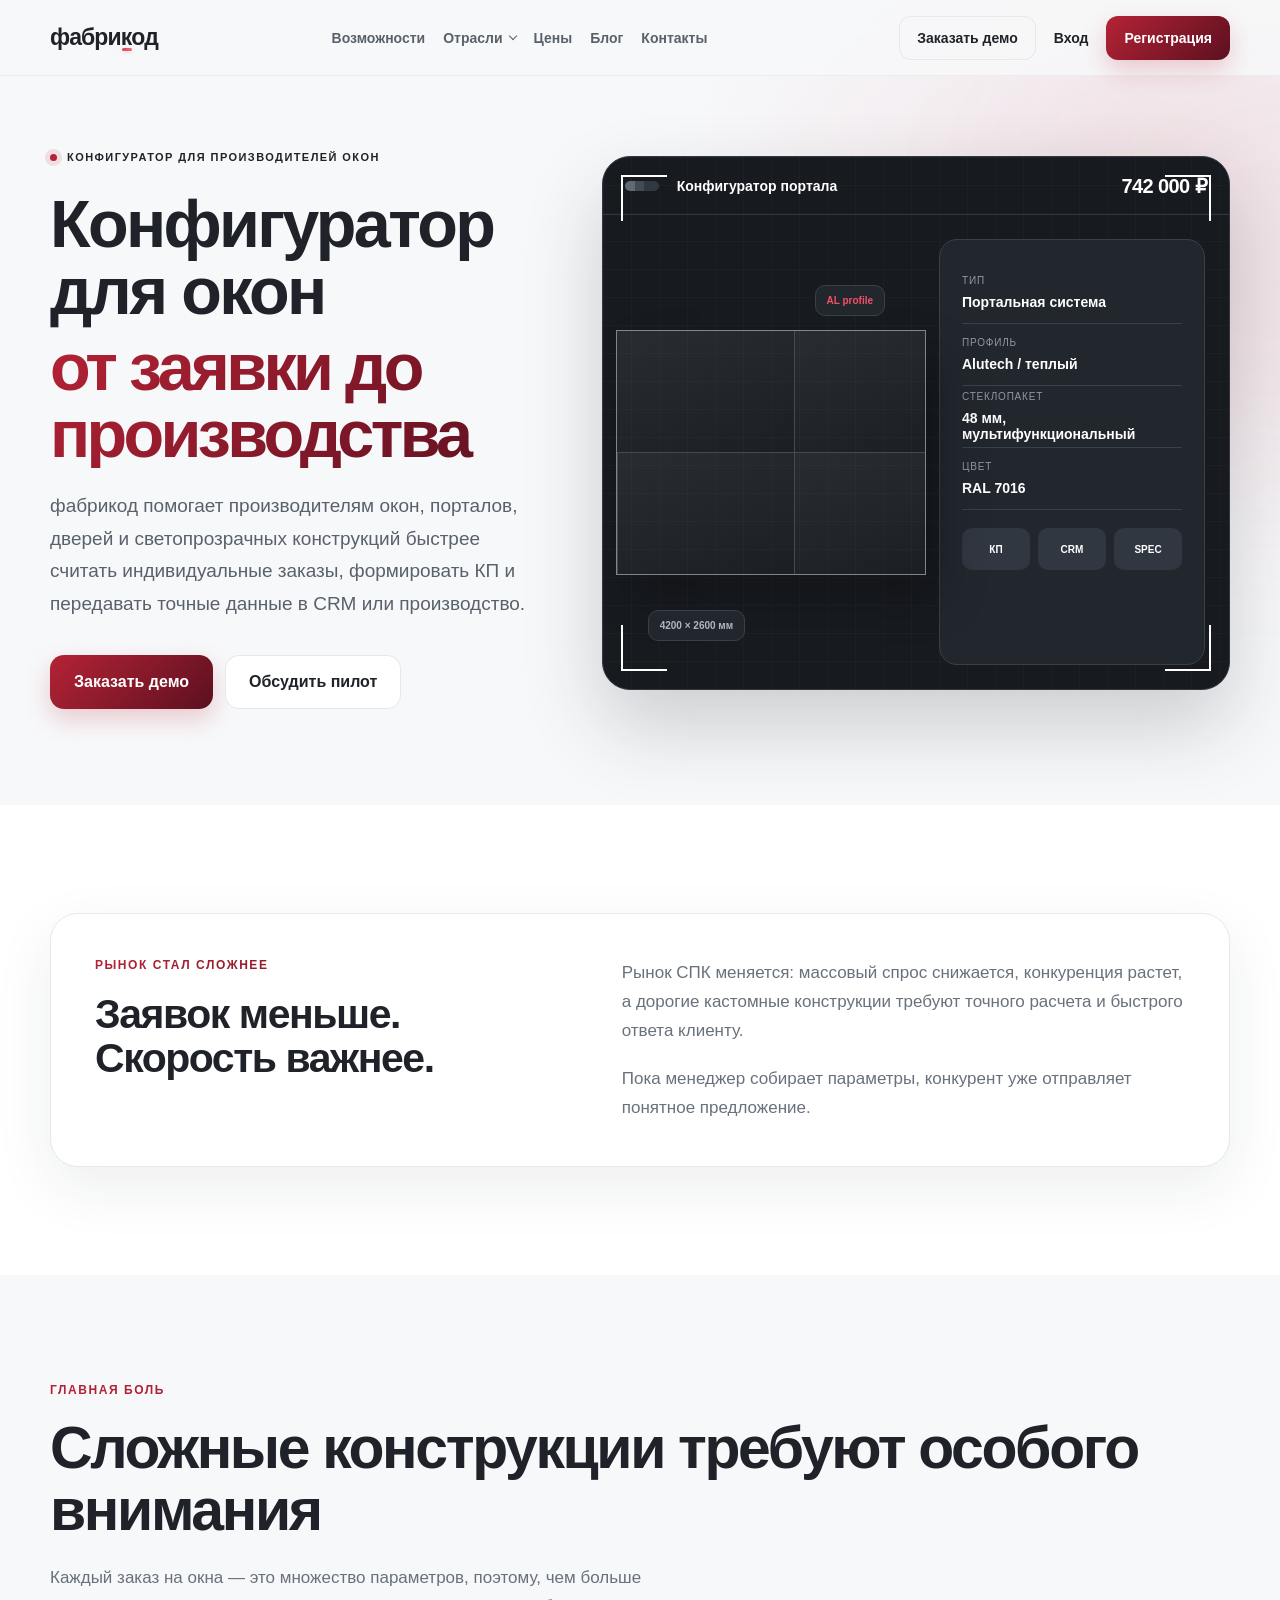
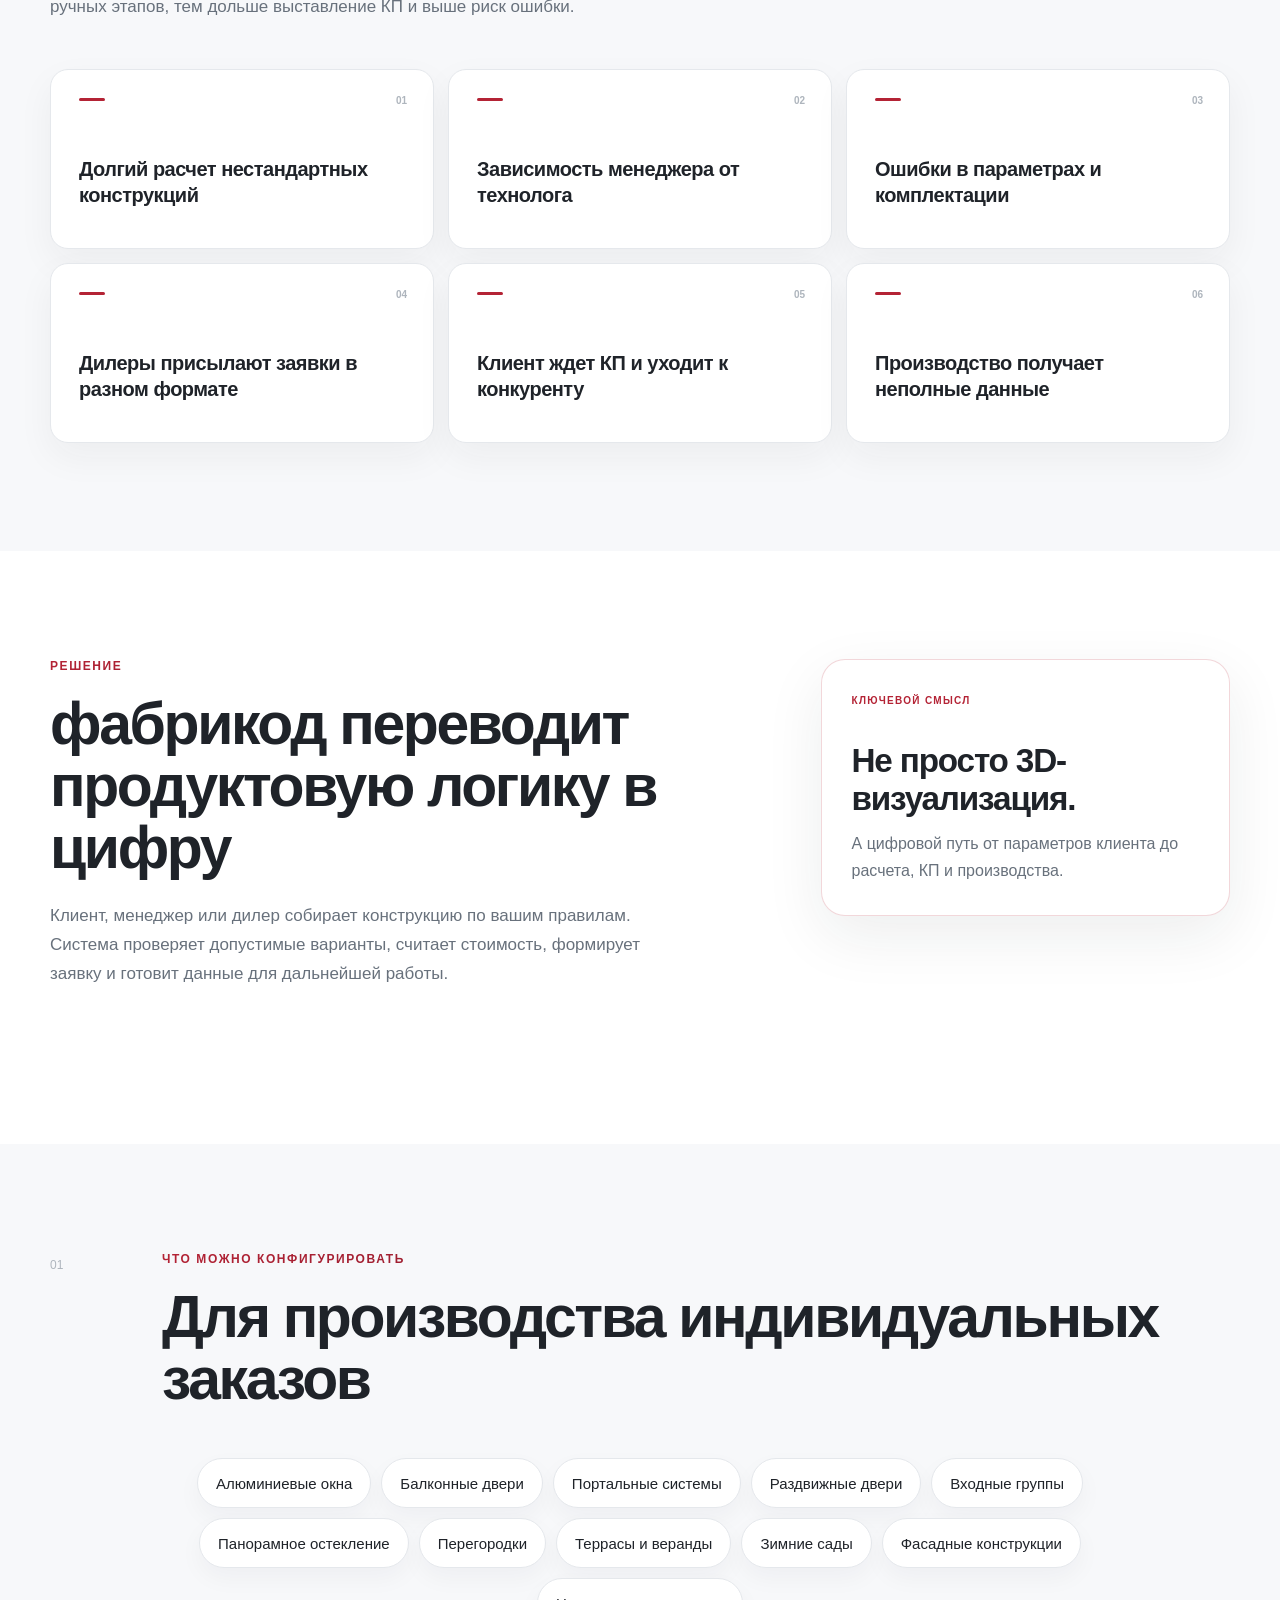
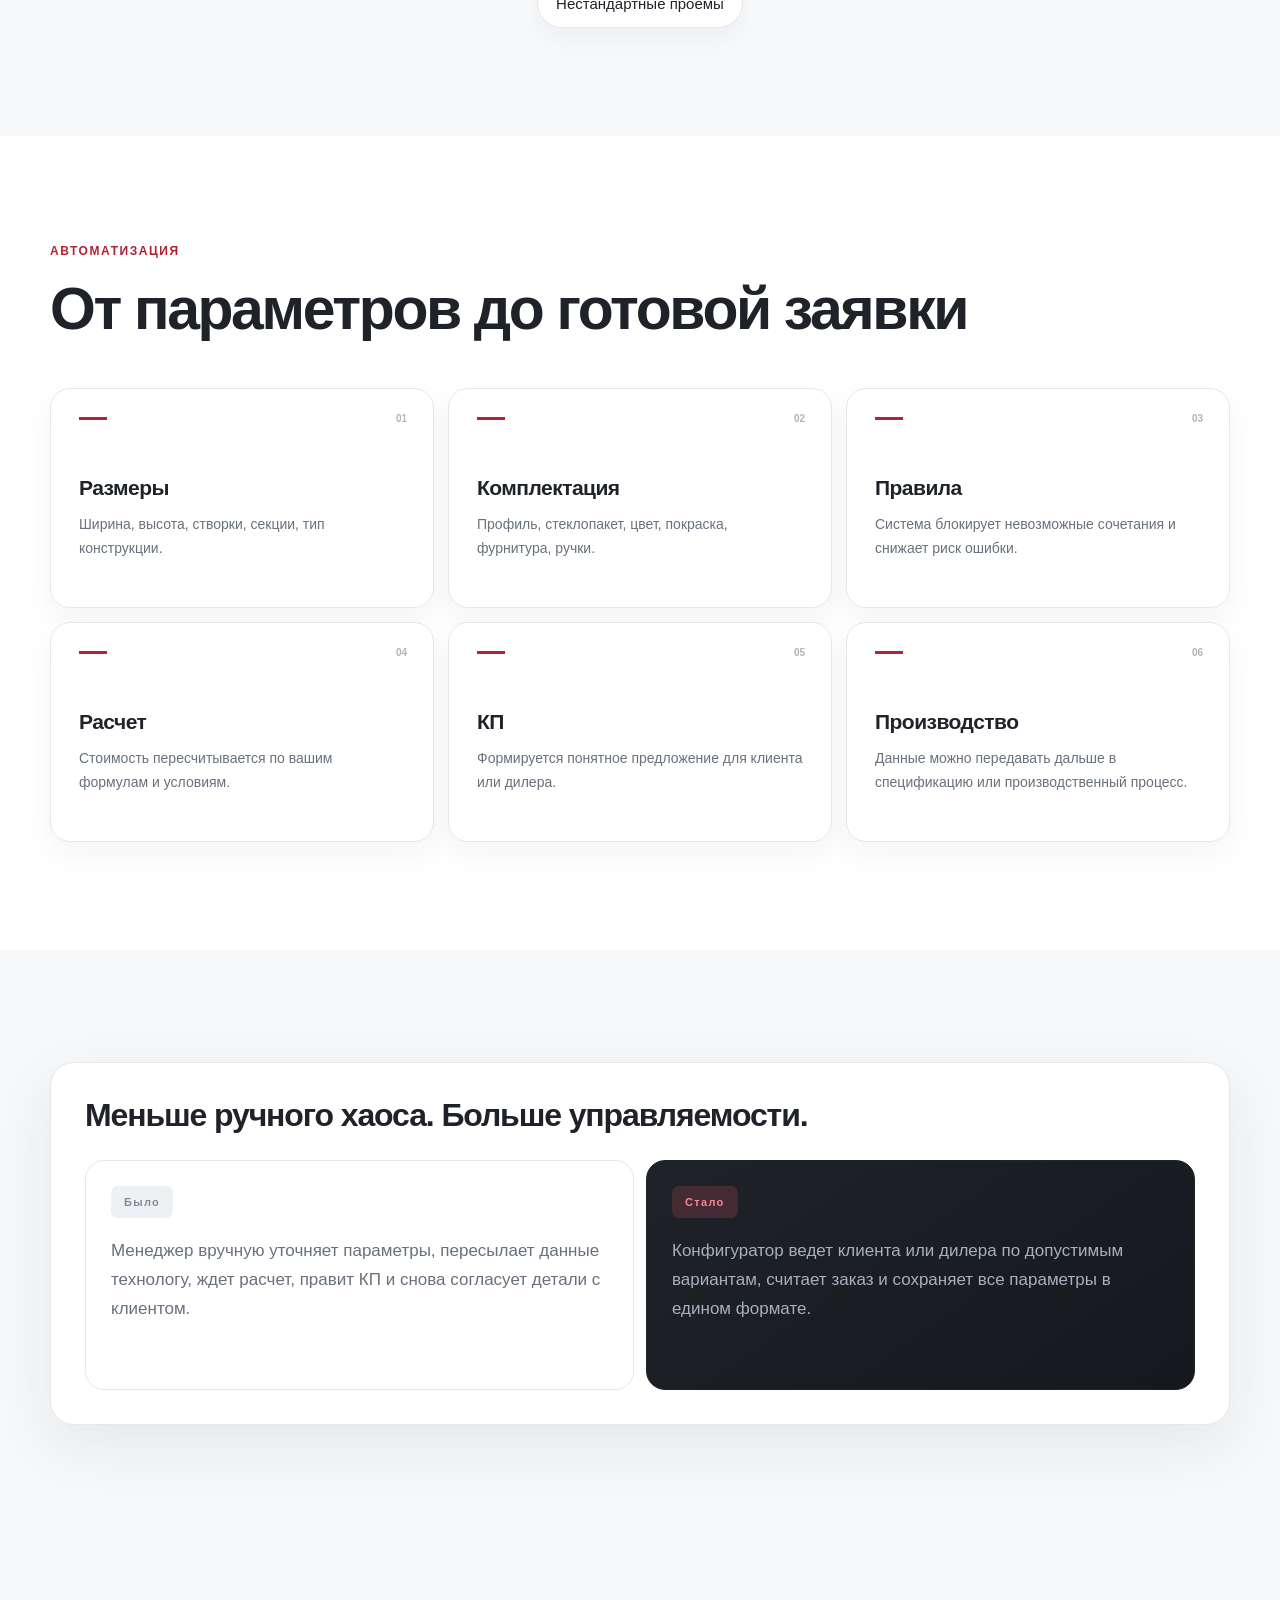
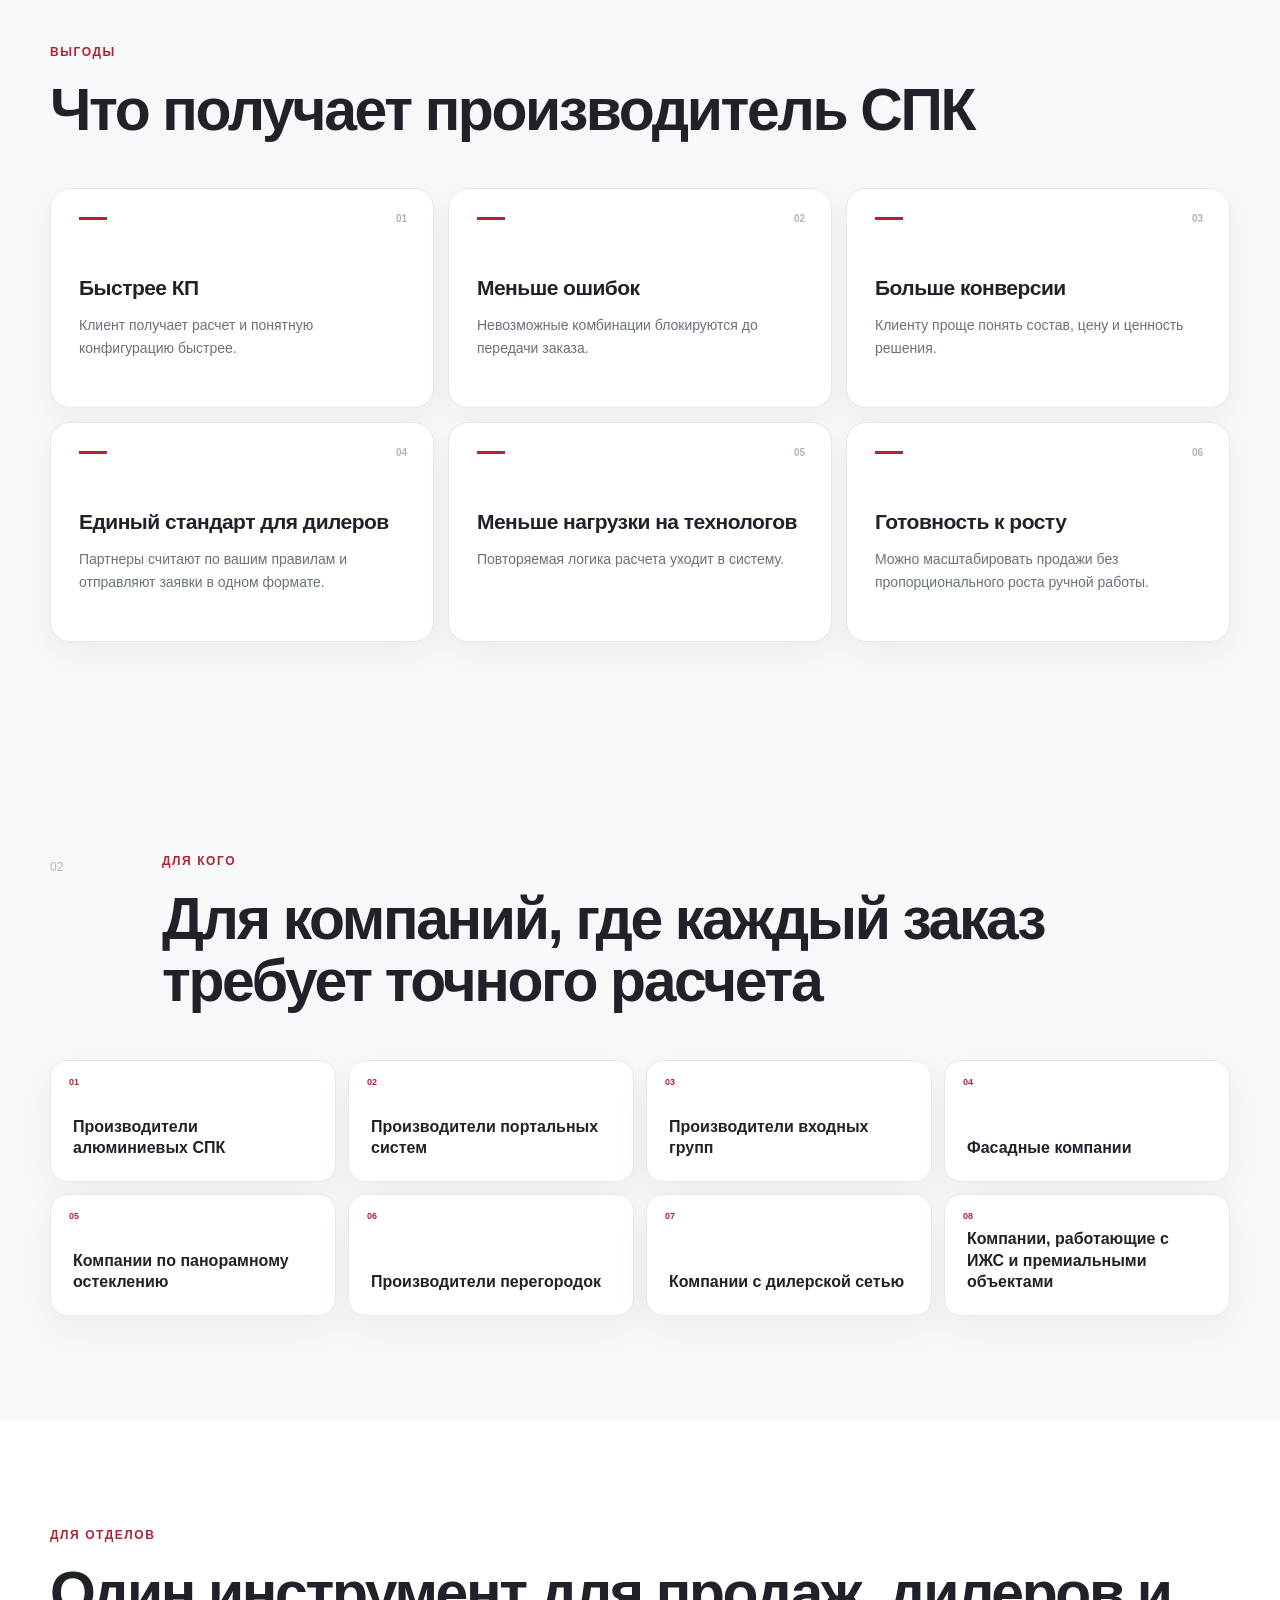
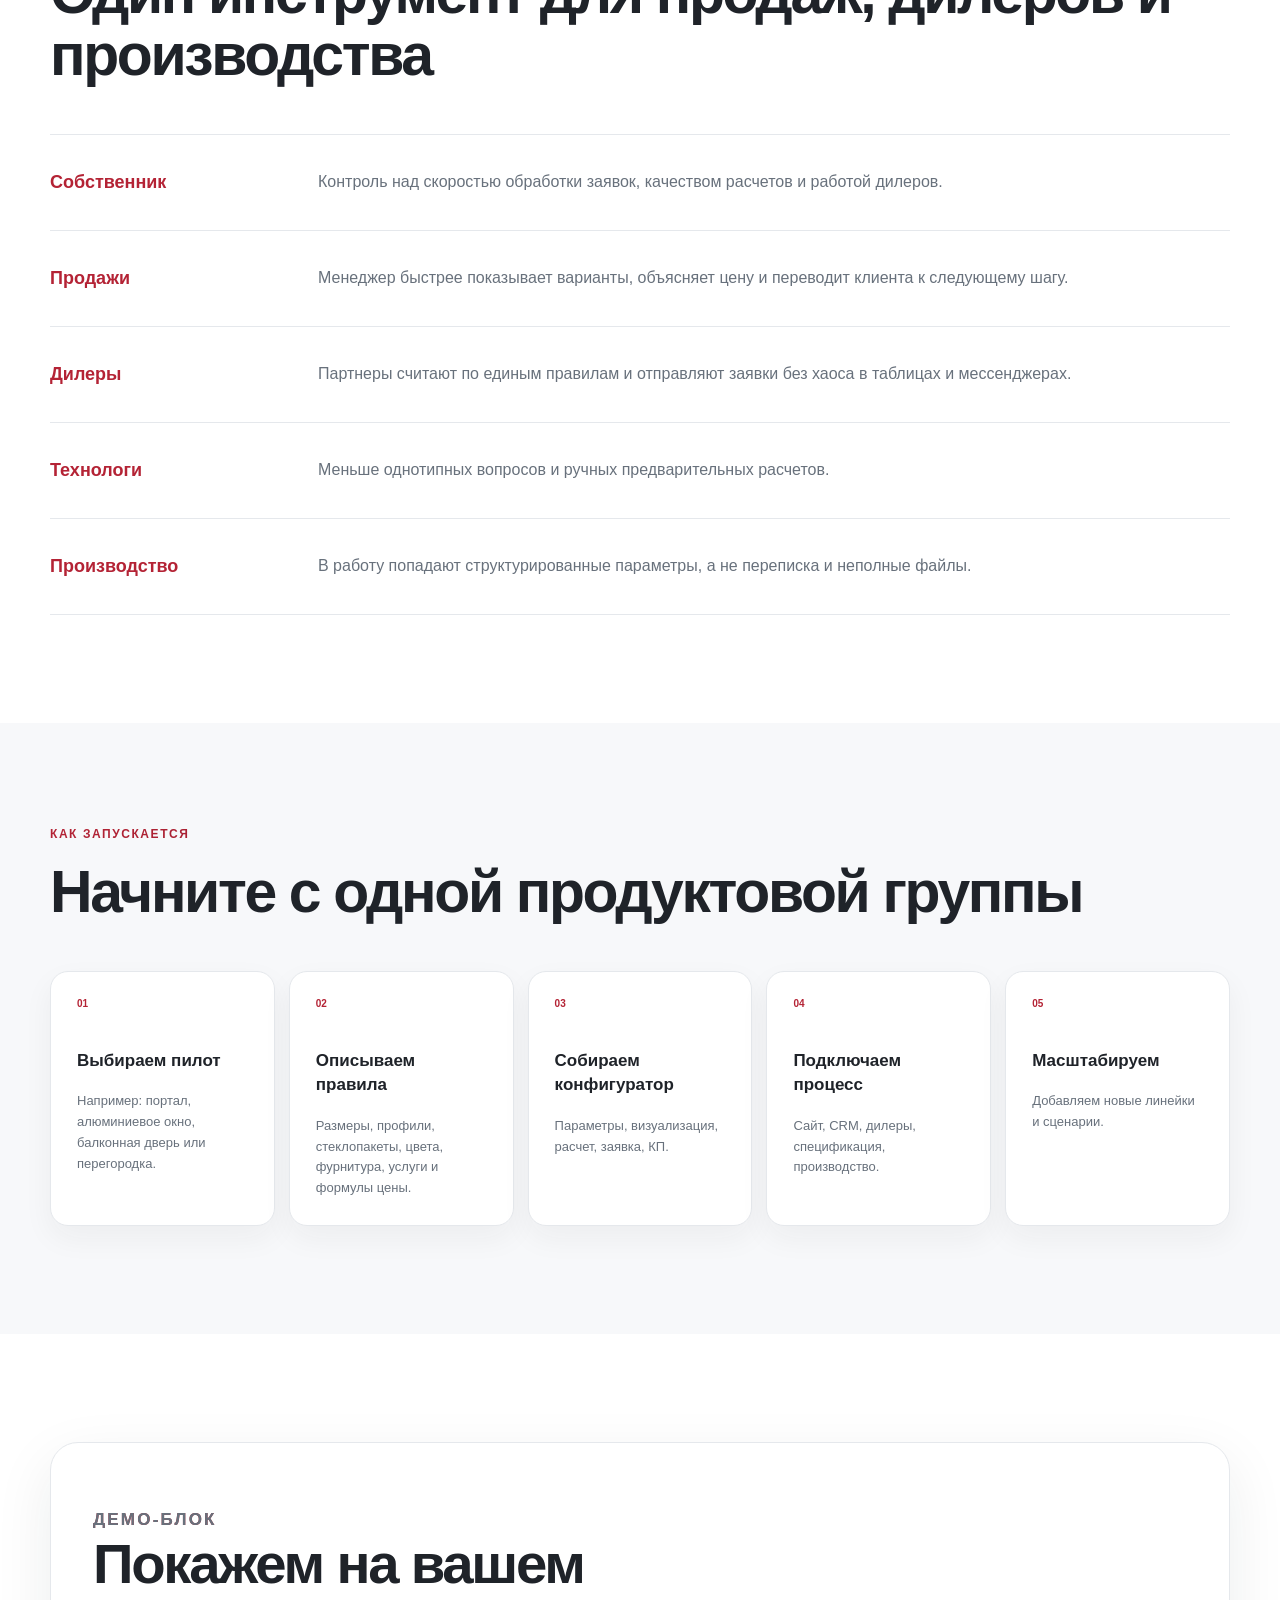
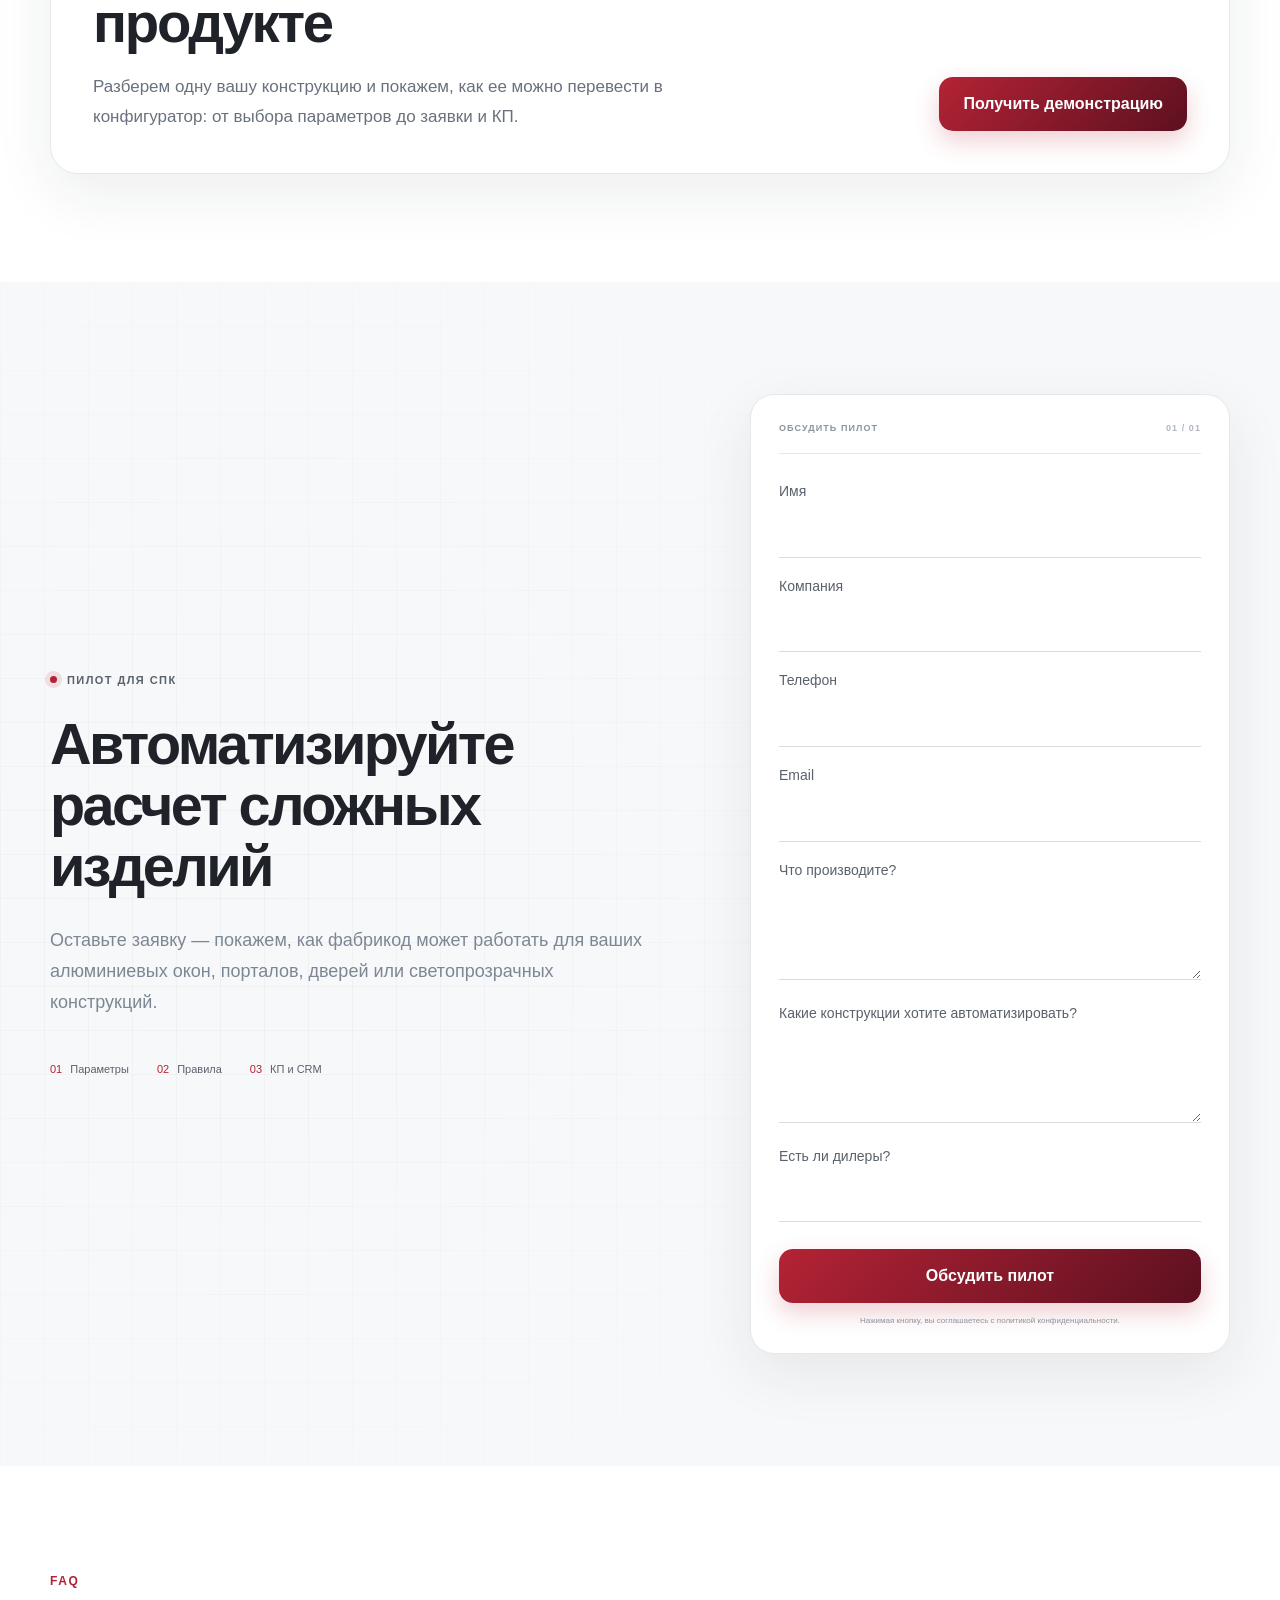
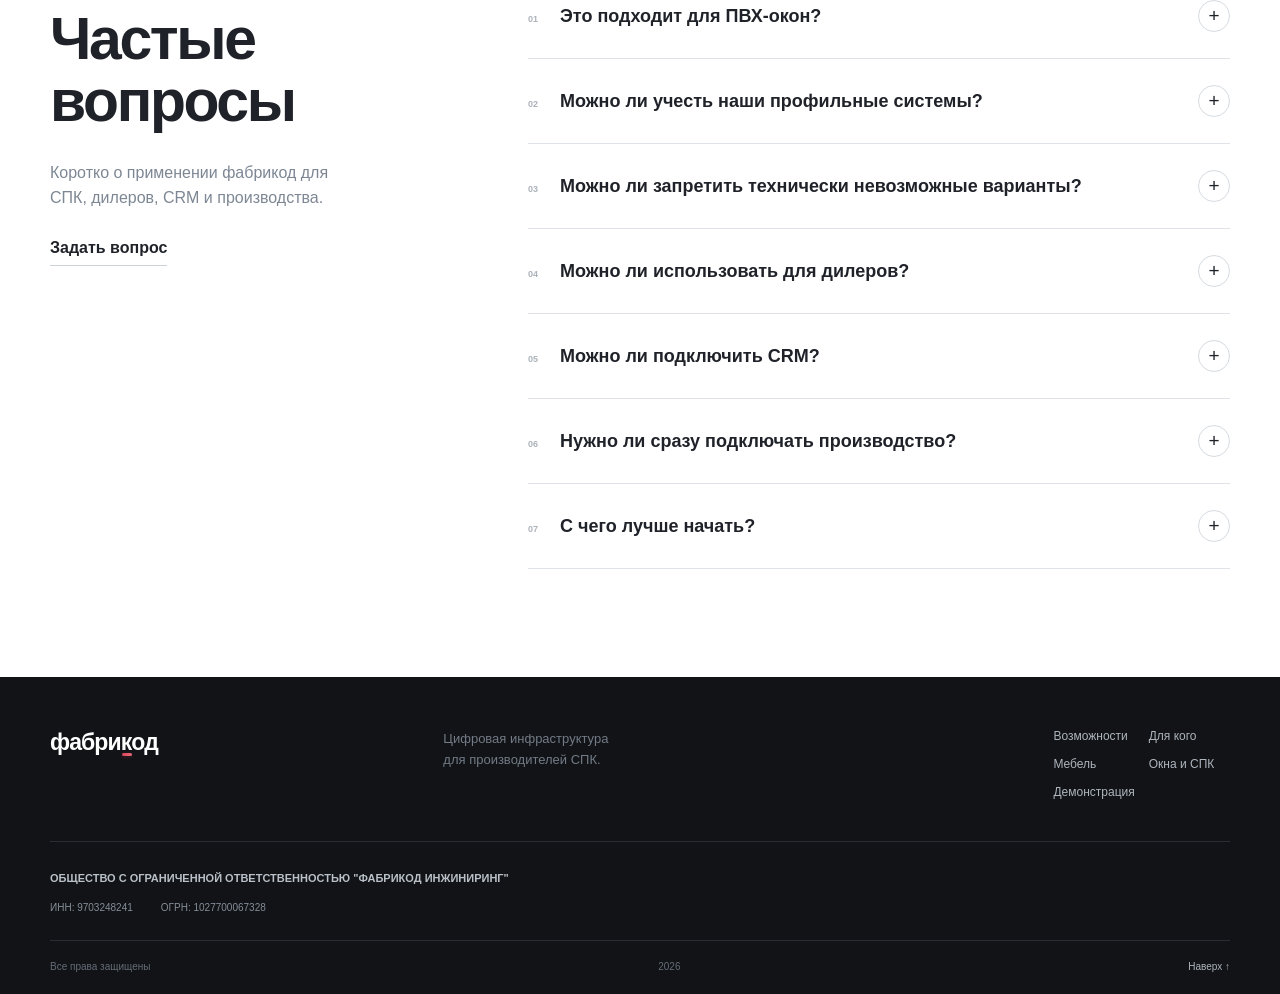
<file: windows.html>
<!DOCTYPE html>
<html lang="ru">
<head>
  <meta charset="UTF-8">
  <meta name="viewport" content="width=device-width, initial-scale=1.0">
  <meta name="description" content="фабрикод автоматизирует расчет алюминиевых окон, порталов, дверей и светопрозрачных конструкций: параметры, правила, цена, КП, CRM и данные для производства.">
  <title>Конфигуратор для СПК, алюминиевых окон, порталов и дверей — фабрикод</title>
  <link rel="stylesheet" href="styles.css">
  <script src="script.js" defer></script>
</head>
<body class="furniture-page windows-page">
  <header class="header">
    <div class="container header__inner">
      <a class="logo" href="index.html" aria-label="фабрикод, на главную">
        <span>фабри<span class="logo__accent">к</span>од</span>
      </a>
      <nav class="nav" id="main-nav" aria-label="Основная навигация">
        <a href="index.html#features">Возможности</a><div class="nav__dropdown"><a class="nav__dropdown-toggle" href="index.html#audience">Отрасли</a><div class="nav__dropdown-menu"><a href="furniture.html">Мебель</a><a href="windows.html">Окна и СПК</a></div></div><a href="index.html#pricing">Цены</a><a href="index.html#blog">Блог</a><a href="index.html#contacts">Контакты</a>
        <div class="nav__auth"><a class="button button--small button--secondary" href="index.html#login">Вход</a><a class="button button--small" href="index.html#registration">Регистрация</a></div>
      </nav>
      <div class="header__actions">
        <a class="button button--small button--secondary" href="#demo">Заказать демо</a>
        <a class="button button--small button--secondary header__login" href="index.html#login">Вход</a>
        <a class="button button--small" href="index.html#registration">Регистрация</a>
      </div>
      <button class="menu-toggle" type="button" aria-label="Открыть меню" aria-controls="main-nav" aria-expanded="false"><span></span><span></span></button>
    </div>
  </header>

  <main id="top">
    <section class="hero section windows-hero">
      <div class="hero__glow"></div>
      <div class="container hero__grid">
        <div class="hero__content reveal">
          <div class="eyebrow"><span></span> Конфигуратор для производителей окон</div>
          <h1><span>Конфигуратор для окон</span> <em>от заявки до производства</em></h1>
          <p class="hero__lead">фабрикод помогает производителям окон, порталов, дверей и светопрозрачных конструкций быстрее считать индивидуальные заказы, формировать КП и передавать точные данные в CRM или производство.</p>
          <div class="button-row"><a class="button" href="#demo">Заказать демо</a><a class="button button--secondary" href="#pilot">Обсудить пилот</a></div>
        </div>
        <div class="hero-visual windows-visual reveal reveal--delay">
          <div class="windows-ui">
            <span class="windows-corner windows-corner--tl"></span><span class="windows-corner windows-corner--tr"></span><span class="windows-corner windows-corner--bl"></span><span class="windows-corner windows-corner--br"></span>
            <div class="windows-ui__bar"><span></span><strong>Конфигуратор портала</strong><b>742 000 ₽</b></div>
            <div class="windows-ui__screen">
              <div class="windows-ui__model">
                <div class="window-system">
                  <i></i><i></i><i></i><i></i>
                </div>
                <div class="window-label window-label--size">4200 × 2600 мм</div>
                <div class="window-label window-label--profile">AL profile</div>
              </div>
              <div class="windows-ui__panel">
                <label>Тип <strong>Портальная система</strong></label>
                <label>Профиль <strong>Alutech / теплый</strong></label>
                <label>Стеклопакет <strong>48 мм, мультифункциональный</strong></label>
                <label>Цвет <strong>RAL 7016</strong></label>
                <div class="windows-ui__files"><span>КП</span><span>CRM</span><span>SPEC</span></div>
              </div>
            </div>
          </div>
        </div>
      </div>
    </section>

    <section class="section windows-market">
      <div class="container">
        <div class="windows-panel reveal">
          <div class="windows-panel__copy">
            <p class="kicker">Рынок стал сложнее</p>
            <h2>Заявок меньше. Скорость важнее.</h2>
          </div>
          <div class="windows-panel__text">
            <p>Рынок СПК меняется: массовый спрос снижается, конкуренция растет, а дорогие кастомные конструкции требуют точного расчета и быстрого ответа клиенту.</p>
            <p>Пока менеджер собирает параметры, конкурент уже отправляет понятное предложение.</p>
          </div>
        </div>
      </div>
    </section>

    <section class="section windows-pain">
      <div class="container">
        <div class="section-title reveal"><p class="kicker">Главная боль</p><h2>Сложные конструкции требуют особого внимания</h2><p>Каждый заказ на окна — это множество параметров, поэтому, чем больше ручных этапов, тем дольше выставление КП и выше риск ошибки.</p></div>
        <div class="windows-problem-grid">
          <article class="problem-card reveal"><span>01</span><h3>Долгий расчет нестандартных конструкций</h3></article>
          <article class="problem-card reveal"><span>02</span><h3>Зависимость менеджера от технолога</h3></article>
          <article class="problem-card reveal"><span>03</span><h3>Ошибки в параметрах и комплектации</h3></article>
          <article class="problem-card reveal"><span>04</span><h3>Дилеры присылают заявки в разном формате</h3></article>
          <article class="problem-card reveal"><span>05</span><h3>Клиент ждет КП и уходит к конкуренту</h3></article>
          <article class="problem-card reveal"><span>06</span><h3>Производство получает неполные данные</h3></article>
        </div>
      </div>
    </section>

    <section class="section windows-solution">
      <div class="container windows-solution__grid">
        <div class="section-title reveal"><p class="kicker">Решение</p><h2>фабрикод переводит продуктовую логику в цифру</h2><p>Клиент, менеджер или дилер собирает конструкцию по вашим правилам. Система проверяет допустимые варианты, считает стоимость, формирует заявку и готовит данные для дальнейшей работы.</p></div>
        <div class="meaning-card reveal">
          <small>Ключевой смысл</small>
          <strong>Не просто 3D-визуализация.</strong>
          <p>А цифровой путь от параметров клиента до расчета, КП и производства.</p>
        </div>
      </div>
    </section>

    <section class="section windows-products">
      <div class="container">
        <div class="section-heading reveal"><span class="section-number">01</span><div><p class="kicker">Что можно конфигурировать</p><h2>Для производства индивидуальных заказов</h2></div></div>
        <div class="windows-chip-grid reveal">
          <span>Алюминиевые окна</span><span>Балконные двери</span><span>Портальные системы</span><span>Раздвижные двери</span><span>Входные группы</span><span>Панорамное остекление</span><span>Перегородки</span><span>Террасы и веранды</span><span>Зимние сады</span><span>Фасадные конструкции</span><span>Нестандартные проемы</span>
        </div>
      </div>
    </section>

    <section class="section windows-automation">
      <div class="container">
        <div class="section-title reveal"><p class="kicker">Автоматизация</p><h2>От параметров до готовой заявки</h2></div>
        <div class="windows-card-grid">
          <article class="windows-card reveal"><span>01</span><h3>Размеры</h3><p>Ширина, высота, створки, секции, тип конструкции.</p></article>
          <article class="windows-card reveal"><span>02</span><h3>Комплектация</h3><p>Профиль, стеклопакет, цвет, покраска, фурнитура, ручки.</p></article>
          <article class="windows-card reveal"><span>03</span><h3>Правила</h3><p>Система блокирует невозможные сочетания и снижает риск ошибки.</p></article>
          <article class="windows-card reveal"><span>04</span><h3>Расчет</h3><p>Стоимость пересчитывается по вашим формулам и условиям.</p></article>
          <article class="windows-card reveal"><span>05</span><h3>КП</h3><p>Формируется понятное предложение для клиента или дилера.</p></article>
          <article class="windows-card reveal"><span>06</span><h3>Производство</h3><p>Данные можно передавать дальше в спецификацию или производственный процесс.</p></article>
        </div>
      </div>
    </section>

    <section class="section cost windows-before-after">
      <div class="container">
        <div class="before-after reveal">
          <div class="before-after__heading"><h3>Меньше ручного хаоса. Больше управляемости.</h3></div>
          <div class="windows-state-grid">
            <article class="state-card"><span>Было</span><p>Менеджер вручную уточняет параметры, пересылает данные технологу, ждет расчет, правит КП и снова согласует детали с клиентом.</p></article>
            <article class="state-card state-card--after"><span>Стало</span><p>Конфигуратор ведет клиента или дилера по допустимым вариантам, считает заказ и сохраняет все параметры в едином формате.</p></article>
          </div>
        </div>
      </div>
    </section>

    <section class="section windows-benefits">
      <div class="container">
        <div class="section-title reveal"><p class="kicker">Выгоды</p><h2>Что получает производитель СПК</h2></div>
        <div class="windows-card-grid windows-card-grid--six">
          <article class="windows-card reveal"><span>01</span><h3>Быстрее КП</h3><p>Клиент получает расчет и понятную конфигурацию быстрее.</p></article>
          <article class="windows-card reveal"><span>02</span><h3>Меньше ошибок</h3><p>Невозможные комбинации блокируются до передачи заказа.</p></article>
          <article class="windows-card reveal"><span>03</span><h3>Больше конверсии</h3><p>Клиенту проще понять состав, цену и ценность решения.</p></article>
          <article class="windows-card reveal"><span>04</span><h3>Единый стандарт для дилеров</h3><p>Партнеры считают по вашим правилам и отправляют заявки в одном формате.</p></article>
          <article class="windows-card reveal"><span>05</span><h3>Меньше нагрузки на технологов</h3><p>Повторяемая логика расчета уходит в систему.</p></article>
          <article class="windows-card reveal"><span>06</span><h3>Готовность к росту</h3><p>Можно масштабировать продажи без пропорционального роста ручной работы.</p></article>
        </div>
      </div>
    </section>

    <section class="section audience-cards windows-audience">
      <div class="container">
        <div class="section-heading reveal"><span class="section-number">02</span><div><p class="kicker">Для кого</p><h2>Для компаний, где каждый заказ требует точного расчета</h2></div></div>
        <div class="audience-grid">
          <article class="audience-card reveal"><span>01</span><strong>Производители алюминиевых СПК</strong></article>
          <article class="audience-card reveal"><span>02</span><strong>Производители портальных систем</strong></article>
          <article class="audience-card reveal"><span>03</span><strong>Производители входных групп</strong></article>
          <article class="audience-card reveal"><span>04</span><strong>Фасадные компании</strong></article>
          <article class="audience-card reveal"><span>05</span><strong>Компании по панорамному остеклению</strong></article>
          <article class="audience-card reveal"><span>06</span><strong>Производители перегородок</strong></article>
          <article class="audience-card reveal"><span>07</span><strong>Компании с дилерской сетью</strong></article>
          <article class="audience-card reveal"><span>08</span><strong>Компании, работающие с ИЖС и премиальными объектами</strong></article>
        </div>
      </div>
    </section>

    <section class="section windows-departments">
      <div class="container">
        <div class="section-title reveal"><p class="kicker">Для отделов</p><h2>Один инструмент для продаж, дилеров и производства</h2></div>
        <div class="department-list reveal">
          <div><span>Собственник</span><p>Контроль над скоростью обработки заявок, качеством расчетов и работой дилеров.</p></div>
          <div><span>Продажи</span><p>Менеджер быстрее показывает варианты, объясняет цену и переводит клиента к следующему шагу.</p></div>
          <div><span>Дилеры</span><p>Партнеры считают по единым правилам и отправляют заявки без хаоса в таблицах и мессенджерах.</p></div>
          <div><span>Технологи</span><p>Меньше однотипных вопросов и ручных предварительных расчетов.</p></div>
          <div><span>Производство</span><p>В работу попадают структурированные параметры, а не переписка и неполные файлы.</p></div>
        </div>
      </div>
    </section>

    <section class="section implementation windows-launch" id="pilot">
      <div class="container">
        <div class="section-title reveal"><p class="kicker">Как запускается</p><h2>Начните с одной продуктовой группы</h2></div>
        <div class="timeline furniture-timeline windows-timeline reveal">
          <article><span>01</span><h3>Выбираем пилот</h3><p>Например: портал, алюминиевое окно, балконная дверь или перегородка.</p></article>
          <article><span>02</span><h3>Описываем правила</h3><p>Размеры, профили, стеклопакеты, цвета, фурнитура, услуги и формулы цены.</p></article>
          <article><span>03</span><h3>Собираем конфигуратор</h3><p>Параметры, визуализация, расчет, заявка, КП.</p></article>
          <article><span>04</span><h3>Подключаем процесс</h3><p>Сайт, CRM, дилеры, спецификация, производство.</p></article>
          <article><span>05</span><h3>Масштабируем</h3><p>Добавляем новые линейки и сценарии.</p></article>
        </div>
      </div>
    </section>

    <section class="section windows-demo-band">
      <div class="container">
        <div class="windows-demo-card reveal">
          <div><p class="kicker">Демо-блок</p><h2>Покажем на вашем продукте</h2><p>Разберем одну вашу конструкцию и покажем, как ее можно перевести в конфигуратор: от выбора параметров до заявки и КП.</p></div>
          <a class="button" href="#demo">Получить демонстрацию</a>
        </div>
      </div>
    </section>

    <section class="section final-cta" id="demo">
      <div class="final-cta__grid-bg"></div>
      <div class="container final-cta__grid">
        <div class="final-cta__copy reveal"><div class="eyebrow eyebrow--light"><span></span> Пилот для СПК</div><h2>Автоматизируйте расчет сложных изделий</h2><p>Оставьте заявку — покажем, как фабрикод может работать для ваших алюминиевых окон, порталов, дверей или светопрозрачных конструкций.</p><div class="demo-points"><span><i>01</i>Параметры</span><span><i>02</i>Правила</span><span><i>03</i>КП и CRM</span></div></div>
        <form class="demo-form reveal" id="demo-form">
          <div class="form-head"><span>ОБСУДИТЬ ПИЛОТ</span><i>01 / 01</i></div>
          <label>Имя<input type="text" name="name" required></label>
          <label>Компания<input type="text" name="company" required></label>
          <label>Телефон<input type="tel" name="phone" required></label>
          <label>Email<input type="email" name="email"></label>
          <label>Что производите?<textarea name="product" rows="3"></textarea></label>
          <label>Какие конструкции хотите автоматизировать?<textarea name="automation" rows="3"></textarea></label>
          <label>Есть ли дилеры?<input type="text" name="dealers"></label>
          <button class="button" type="submit">Обсудить пилот</button>
          <small>Нажимая кнопку, вы соглашаетесь с политикой конфиденциальности.</small>
          <div class="form-success" role="status"><span>✓</span><strong>Спасибо.</strong><p>Мы свяжемся с вами и обсудим пилот на одной продуктовой группе.</p></div>
        </form>
      </div>
    </section>

    <section class="section faq" id="faq">
      <div class="container faq__grid">
        <div class="faq__title reveal"><p class="kicker">FAQ</p><h2>Частые<br>вопросы</h2><p>Коротко о применении фабрикод для СПК, дилеров, CRM и производства.</p><a class="text-link" href="#demo">Задать вопрос</a></div>
        <div class="accordion reveal">
          <article class="accordion__item"><button type="button" aria-expanded="false"><span><i>01</i>Это подходит для ПВХ-окон?</span><b>+</b></button><div class="accordion__content"><p>Да, подходит! Но максимальная ценность — в сложных и дорогих конструкциях: алюминий, порталы, двери, перегородки, панорамное и фасадное остекление.</p></div></article>
          <article class="accordion__item"><button type="button" aria-expanded="false"><span><i>02</i>Можно ли учесть наши профильные системы?</span><b>+</b></button><div class="accordion__content"><p>Да. Конфигуратор настраивается под ваши профили, стеклопакеты, цвета, фурнитуру, услуги и правила расчета.</p></div></article>
          <article class="accordion__item"><button type="button" aria-expanded="false"><span><i>03</i>Можно ли запретить технически невозможные варианты?</span><b>+</b></button><div class="accordion__content"><p>Да. Система может блокировать недопустимые сочетания и вести пользователя только по корректным сценариям.</p></div></article>
          <article class="accordion__item"><button type="button" aria-expanded="false"><span><i>04</i>Можно ли использовать для дилеров?</span><b>+</b></button><div class="accordion__content"><p>Да. Это один из ключевых сценариев: дилер считает по вашим правилам и отправляет заявку в едином формате.</p></div></article>
          <article class="accordion__item"><button type="button" aria-expanded="false"><span><i>05</i>Можно ли подключить CRM?</span><b>+</b></button><div class="accordion__content"><p>Да. Заявка может передаваться в CRM вместе с параметрами конструкции.</p></div></article>
          <article class="accordion__item"><button type="button" aria-expanded="false"><span><i>06</i>Нужно ли сразу подключать производство?</span><b>+</b></button><div class="accordion__content"><p>Нет. Можно начать с расчета и КП, а затем добавить спецификации, CRM, 1С, ERP или производственные данные.</p></div></article>
          <article class="accordion__item"><button type="button" aria-expanded="false"><span><i>07</i>С чего лучше начать?</span><b>+</b></button><div class="accordion__content"><p>С пилота на одной продуктовой группе, где много ручных расчетов и часто возникают ошибки.</p></div></article>
        </div>
      </div>
    </section>
  </main>

  <footer class="footer">
    <div class="container footer__top"><a class="logo logo--light" href="#top"><span>фабри<span class="logo__accent">к</span>од</span></a><p>Цифровая инфраструктура<br>для производителей СПК.</p><div class="footer__links"><a href="index.html#features">Возможности</a><a href="index.html#audience">Для кого</a><a href="furniture.html">Мебель</a><a href="windows.html">Окна и СПК</a><a href="#demo">Демонстрация</a></div></div>
    <div class="container footer__legal"><strong>ОБЩЕСТВО С ОГРАНИЧЕННОЙ ОТВЕТСТВЕННОСТЬЮ "ФАБРИКОД ИНЖИНИРИНГ"</strong><span>ИНН: 9703248241</span><span>ОГРН: 1027700067328</span></div>
    <div class="container footer__bottom"><span>Все права защищены</span><span>2026</span><a href="#top">Наверх ↑</a></div>
  </footer>
</body>
</html>
</file>
<file: styles.css>
:root{--ink:#1f2329;--muted:#7d8794;--bg:#f7f8fa;--line:#e5e8ec;--orange:#b42335;--orange2:#5c1020;--accent-gradient:linear-gradient(135deg,var(--orange),var(--orange2));--accent-bright:#f05265;--accent-bright2:#ff8794;--dark:#15181d;--radius:24px;--shadow:0 20px 60px rgba(31,35,41,.08)}
*{box-sizing:border-box}html{scroll-behavior:smooth}body{margin:0;color:var(--ink);background:var(--bg);font-family:Inter,Manrope,Arial,sans-serif;-webkit-font-smoothing:antialiased}a{color:inherit;text-decoration:none}button,input,textarea{font:inherit}button{color:inherit}h1,h2,h3,p{margin-top:0}.container{width:min(1180px,calc(100% - 48px));margin:auto}.section{padding:120px 0;position:relative;overflow:hidden}.kicker{margin-bottom:20px;color:var(--orange);font-size:12px;font-weight:800;letter-spacing:.14em;text-transform:uppercase}.section-title{margin-bottom:56px}.section-title h2,.section-heading h2,.industries__copy h2,.expertise__top h2,.security__copy h2,.faq__title h2{margin-bottom:0;font-size:clamp(40px,5vw,64px);line-height:1.04;letter-spacing:-.045em}.section-title>p:last-child{max-width:570px;margin:20px auto 0;color:var(--muted);font-size:17px;line-height:1.65}.section-title--center{text-align:center}.section-heading{display:grid;grid-template-columns:80px 1fr;gap:32px;margin-bottom:56px}.section-number{padding-top:6px;color:#aeb5bd;font-size:12px}.section-heading>div>p:last-child{max-width:600px;margin:28px 0 0;color:var(--muted);font-size:18px;line-height:1.65}.button{min-height:54px;padding:0 24px;border:0;border-radius:14px;display:inline-flex;align-items:center;justify-content:center;gap:24px;background:linear-gradient(135deg,var(--orange),var(--orange2));box-shadow:0 10px 25px rgba(180,35,53,.22);color:#fff;font-weight:750;cursor:pointer;transition:.25s}.button:hover{transform:translateY(-2px);box-shadow:0 14px 30px rgba(180,35,53,.3)}.button--secondary{background:#fff;box-shadow:inset 0 0 0 1px var(--line);color:var(--ink)}.button--secondary:hover{box-shadow:inset 0 0 0 1px #cdd2d8,0 12px 24px rgba(31,35,41,.07)}.button--small{min-height:44px;padding:0 18px;border-radius:12px;font-size:14px}.text-link{display:inline-flex;gap:18px;align-items:center;font-weight:750;border-bottom:1px solid #cdd2d8;padding-bottom:8px}.text-link span{color:var(--orange)}
.header{height:76px;position:fixed;left:0;right:0;top:0;z-index:100;background:rgba(247,248,250,.84);border-bottom:1px solid rgba(229,232,236,.7);backdrop-filter:blur(18px)}.header__inner{height:100%;display:flex;align-items:center}.logo{display:flex;align-items:center;gap:10px;font-size:23px;font-weight:800;letter-spacing:-.04em}.logo__mark{width:29px;height:36px}.nav{margin:auto;display:flex;align-items:center;gap:30px}.nav a{font-size:14px;font-weight:650;color:#59616b;transition:.2s}.nav a:hover{color:var(--orange)}.nav__dropdown{position:relative}.nav__dropdown-toggle{display:inline-flex;align-items:center;gap:7px}.nav__dropdown-toggle:after{content:"";width:5px;height:5px;border-right:1.5px solid currentColor;border-bottom:1.5px solid currentColor;transform:translateY(-2px) rotate(45deg);transition:.2s}.nav__dropdown-menu{min-width:150px;position:absolute;left:-16px;top:calc(100% + 18px);padding:8px;border:1px solid var(--line);border-radius:14px;background:#fff;box-shadow:var(--shadow);opacity:0;visibility:hidden;transform:translateY(8px);transition:.2s}.nav__dropdown-menu:before{content:"";position:absolute;left:0;right:0;top:-18px;height:18px}.nav__dropdown-menu a{display:block;padding:11px 12px;border-radius:9px;color:#59616b;white-space:nowrap}.nav__dropdown-menu a:hover{background:#f5f6f8;color:var(--orange)}.nav__dropdown:hover .nav__dropdown-menu,.nav__dropdown:focus-within .nav__dropdown-menu{opacity:1;visibility:visible;transform:none}.nav__dropdown:hover .nav__dropdown-toggle:after,.nav__dropdown:focus-within .nav__dropdown-toggle:after{transform:translateY(1px) rotate(225deg)}.menu-toggle{display:none;width:44px;height:44px;border:0;background:transparent}.menu-toggle span{display:block;width:22px;height:2px;margin:6px auto;background:var(--ink);transition:.2s}
.hero{min-height:860px;padding-top:162px;background:radial-gradient(circle at 76% 30%,rgba(92,16,32,.12),transparent 26%),var(--bg)}.hero__glow{position:absolute;width:500px;height:500px;right:-250px;top:0;border-radius:50%;background:rgba(180,35,53,.08);filter:blur(80px)}.hero__grid{display:grid;grid-template-columns:.92fr 1.08fr;align-items:center;gap:70px}.eyebrow{display:flex;align-items:center;gap:10px;margin-bottom:28px;font-size:11px;font-weight:800;letter-spacing:.13em;text-transform:uppercase}.eyebrow>span{width:7px;height:7px;border-radius:50%;background:var(--orange);box-shadow:0 0 0 5px rgba(180,35,53,.12)}.hero h1{max-width:600px;margin-bottom:28px;font-size:clamp(46px,5.5vw,72px);line-height:.99;letter-spacing:-.055em}.hero h1 em{font-style:normal;color:var(--orange)}.hero__lead{max-width:530px;margin-bottom:36px;color:#59616b;font-size:20px;line-height:1.55}.button-row{display:flex;gap:12px}.microcopy{margin:18px 0 0;color:var(--muted);font-size:13px}.microcopy span{margin-right:7px;color:var(--orange)}.hero-visual{height:610px;position:relative}.video-placeholder{height:485px;position:absolute;left:0;right:0;top:25px;overflow:hidden;border-radius:28px;background:linear-gradient(145deg,#20252c,#0e1014);box-shadow:0 40px 90px rgba(20,23,28,.22)}.video-grid{position:absolute;inset:0;background-image:linear-gradient(rgba(255,255,255,.035) 1px,transparent 1px),linear-gradient(90deg,rgba(255,255,255,.035) 1px,transparent 1px);background-size:38px 38px;transform:perspective(500px) rotateX(55deg) scale(1.7);transform-origin:center 75%;mask-image:linear-gradient(to bottom,transparent,#000)}.video-orbit{position:absolute;border:1px solid rgba(92,16,32,.28);border-radius:50%;transform:rotate(-24deg)}.orbit-one{width:330px;height:170px;right:-40px;top:65px}.orbit-two{width:230px;height:110px;right:10px;top:95px}.video-label{position:absolute;left:28px;top:28px;display:flex;align-items:center;gap:13px;color:#fff}.video-label strong,.video-label small{display:block}.video-label strong{font-size:13px}.video-label small{margin-top:3px;color:#8e98a5;font-size:10px}.play-icon{width:36px;height:36px;display:grid;place-items:center;border:1px solid rgba(255,255,255,.2);border-radius:50%;font-size:10px}.live-badge{position:absolute;right:24px;top:26px;padding:8px 11px;border:1px solid rgba(255,255,255,.1);border-radius:20px;background:rgba(255,255,255,.05);color:#aeb5bd;font-size:9px;text-transform:uppercase;letter-spacing:.1em}.live-badge i,.status i{width:6px;height:6px;margin-right:6px;display:inline-block;border-radius:50%;background:#52d273;box-shadow:0 0 8px #52d273}.config-card{width:87%;position:absolute;right:-20px;bottom:0;padding:24px;border:1px solid rgba(255,255,255,.11);border-radius:23px;background:rgba(31,36,43,.94);box-shadow:0 35px 75px rgba(0,0,0,.34);color:#fff;backdrop-filter:blur(20px)}.config-card__top,.price-row{display:flex;justify-content:space-between;align-items:center}.config-card small{display:block;color:#84909d;font-size:8px;letter-spacing:.1em}.config-card__top strong{display:block;margin-top:5px;font-size:15px}.config-card__top>span{color:#73808d}.progress-line{display:flex;align-items:center;margin:20px 0 17px;color:#76808b;font-size:8px;text-transform:uppercase;letter-spacing:.07em}.progress-line i{height:1px;flex:1;margin:0 7px;background:#3a424c}.progress-line .active{color:var(--orange2)}.product-preview{height:125px;position:relative;display:grid;place-items:center;overflow:hidden;border-radius:12px;background:linear-gradient(145deg,#171a1f,#242a31)}.product-preview:before{content:"";position:absolute;inset:0;background-image:linear-gradient(rgba(255,255,255,.025) 1px,transparent 1px),linear-gradient(90deg,rgba(255,255,255,.025) 1px,transparent 1px);background-size:20px 20px}.product-shape{width:150px;height:65px;position:relative;border:1px solid #74808c;transform:skewY(-8deg);box-shadow:inset 0 0 20px rgba(255,255,255,.04)}.product-shape span{position:absolute;inset:7px;border:1px solid rgba(92,16,32,.55)}.dimensions b{position:absolute;color:#818b97;font-size:7px;font-weight:500}.dimensions b:first-child{left:50%;bottom:8px}.dimensions b:last-child{right:20%;top:50%}.params{display:grid;grid-template-columns:1fr 1fr;gap:8px;margin:12px 0}.params div{padding:10px;border:1px solid #333b44;border-radius:9px}.params strong{display:block;margin-top:4px;font-size:10px}.price-row{padding-top:13px;border-top:1px solid #333b44}.price-row strong{display:block;margin-top:3px;font-size:21px}.status{padding:8px 10px;border-radius:15px;background:rgba(82,210,115,.1);color:#92dda5;font-size:8px}.file-row{display:flex;gap:6px;margin-top:13px}.file-row span{padding:6px 9px;border-radius:5px;background:#2a3037;color:#aeb7c1;font-size:7px}
.market{background:#fff}.market-grid{display:grid;grid-template-columns:repeat(4,1fr);gap:14px}.metric-card{height:230px;padding:24px;position:relative;overflow:hidden;border:1px solid var(--line);border-radius:20px;background:var(--bg)}.metric-card>span{width:34px;height:34px;display:grid;place-items:center;border-radius:10px;background:#fff;color:var(--orange);box-shadow:0 5px 14px rgba(31,35,41,.06)}.metric-card strong{display:block;margin-top:48px;font-size:20px;line-height:1.25}.metric-card__value{position:absolute;right:20px;bottom:18px;color:#c5cad0;font-size:28px;font-weight:750;letter-spacing:-.04em}.metric-card--accent{background:var(--ink);border-color:var(--ink);color:#fff}.metric-card--accent>span{background:var(--orange);color:#fff}.metric-card--accent .metric-card__value{color:#59616b}.spark{width:90px;height:40px;position:absolute;right:18px;bottom:20px;border-bottom:2px solid #d9dde2;transform:skewY(15deg)}.spark:after{content:"";width:7px;height:7px;position:absolute;right:0;bottom:-4px;border-radius:50%;background:var(--orange)}.spark--low{transform:skewY(4deg)}
.problems{background:var(--bg)}.problem-grid{display:grid;grid-template-columns:repeat(3,1fr);gap:14px}.problem-card{min-height:300px;padding:28px;position:relative;border:1px solid var(--line);border-radius:22px;background:#fff}.problem-card--wide{grid-column:span 2}.problem-card>span,.feature-card>span,.content-card>span{position:absolute;right:24px;top:27px;color:#b2b8c0;font-size:10px}.icon-box{width:48px;height:48px;display:grid;place-items:center;border-radius:14px;background:#f2f4f6;color:var(--orange);font-size:21px}.problem-card h3{margin:60px 0 10px;font-size:22px;letter-spacing:-.025em}.problem-card p{max-width:280px;margin:0;color:var(--muted);line-height:1.55}.problem-card--wide h3{margin-top:42px}.time-visual{position:absolute;right:32px;bottom:35px;text-align:right}.time-visual b{display:block;font-size:36px;letter-spacing:.03em}.time-visual small{color:var(--muted);font-size:9px;text-transform:uppercase;letter-spacing:.1em}.problem-card--dark{background:var(--ink);color:#fff}.problem-card--dark .icon-box{background:#343a42}.problem-card--dark p{color:#9aa3ad}
.cost{background:#fff}.dashboard{display:grid;grid-template-columns:1.05fr .95fr;overflow:hidden;border:1px solid var(--line);border-radius:28px;box-shadow:var(--shadow)}.dashboard__input{padding:36px;background:#fff}.dashboard__head{display:flex;justify-content:space-between;margin-bottom:40px;padding-bottom:22px;border-bottom:1px solid var(--line);font-size:13px;font-weight:750}.dashboard__head small{color:var(--muted);font-weight:500}.dot{width:7px;height:7px;margin-right:7px;display:inline-block;border-radius:50%;background:var(--orange)}.dashboard label{display:grid;grid-template-columns:1fr auto;gap:12px;margin:0 0 31px;color:#606974;font-size:13px}.dashboard label>span{color:var(--ink);font-size:17px;font-weight:750}.dashboard input[type=range]{grid-column:1/-1;width:100%;height:3px;appearance:none;border-radius:3px;background:linear-gradient(90deg,var(--orange) var(--range,20%),#e6e9ed var(--range,20%));outline:0}.dashboard input[type=range]::-webkit-slider-thumb{width:18px;height:18px;appearance:none;border:5px solid #fff;border-radius:50%;background:var(--orange);box-shadow:0 1px 5px rgba(0,0,0,.25);cursor:pointer}.input-stats{display:grid;grid-template-columns:1fr 1fr;gap:12px}.input-stats div{padding:17px;border-radius:12px;background:var(--bg)}.input-stats small,.input-stats strong{display:block}.input-stats small{color:var(--muted);font-size:10px}.input-stats strong{margin-top:7px;font-size:24px}.dashboard__result{padding:36px;display:flex;flex-direction:column;background:var(--ink);color:#fff}.dashboard__result>p{color:#929ca8;font-size:13px}.result-main{margin-top:22px}.result-main small{display:block;color:#77818c;font-size:9px;letter-spacing:.14em}.result-main strong{display:block;margin-top:8px;font-size:clamp(38px,4vw,58px);letter-spacing:-.04em}.bars{height:155px;margin-top:auto;display:flex;align-items:flex-end;gap:8px;border-bottom:1px solid #3c424a}.bars i{flex:1;background:#333a43;border-radius:4px 4px 0 0}.bars .bar-accent{background:linear-gradient(var(--orange2),var(--orange))}.year-result{display:flex;justify-content:space-between;margin-top:22px}.year-result span{color:#8d97a2;font-size:12px}.year-result strong{font-size:16px}.dashboard-note{text-align:center;margin:20px 0 0;color:var(--muted);font-size:12px}
.solution{background:var(--bg)}.process{display:grid;grid-template-columns:1fr 110px 1.25fr 110px 1fr;align-items:center}.process__step{height:310px;padding:26px;position:relative;border:1px solid var(--line);border-radius:22px;background:#fff}.process__num{color:#b4bac1;font-size:10px}.process-icon{height:90px;margin:36px 0;display:grid;place-items:center}.sliders i{width:90px;height:2px;position:relative;margin:8px;background:#d5d9de}.sliders i:after{content:"";width:11px;height:11px;position:absolute;left:25%;top:-5px;border-radius:50%;background:var(--orange)}.sliders i:nth-child(2):after{left:66%}.sliders i:nth-child(3):after{left:45%}.cube{font-size:70px;color:var(--orange)}.process__step h3{margin-bottom:8px;font-size:19px;line-height:1.35}.process__step p{color:var(--muted);font-size:12px}.process__connector{text-align:center;color:#a3abb4;font-size:8px;letter-spacing:.12em}.process__connector i{height:1px;display:block;position:relative;background:#cbd0d6}.process__connector i:after{content:"›";position:absolute;right:-2px;top:-11px;color:var(--orange);font-size:18px}.process__connector span{display:block;margin-top:10px}.process__step--core{height:390px;padding:27px;background:var(--ink);color:#fff;box-shadow:0 25px 50px rgba(31,35,41,.18)}.core-label{color:var(--orange2);font-size:10px;font-weight:800;letter-spacing:.15em}.core-grid{height:280px;margin-top:28px;display:grid;grid-template-columns:1fr 1fr;gap:8px}.core-grid>span{display:grid;place-items:center;border:1px solid #373e47;border-radius:13px;color:var(--orange2);font-size:28px}.core-grid small{display:block;color:#a2abb5;font-size:9px}
.benefits{background:#fff}.benefit-grid{display:grid;grid-template-columns:repeat(3,1fr);gap:14px}.benefit-card{min-height:320px;padding:28px;position:relative;border:1px solid var(--line);border-radius:22px;background:var(--bg)}.benefit-card>span{position:absolute;right:24px;color:#adb4bd;font-size:10px}.big-icon{width:76px;height:76px;margin-top:42px;display:grid;place-items:center;border:1px solid var(--line);border-radius:50%;background:#fff;color:var(--orange);font-size:28px}.benefit-card h3{max-width:290px;margin:45px 0 9px;font-size:21px}.benefit-card p{margin:0;color:var(--muted)}.benefit-card--orange{background:linear-gradient(145deg,var(--orange),var(--orange2));border:0;color:#fff}.benefit-card--orange .big-icon{background:rgba(255,255,255,.14);border-color:rgba(255,255,255,.25);color:#fff}.benefit-card--orange p,.benefit-card--orange>span{color:rgba(255,255,255,.7)}.benefit-card--wide{grid-column:span 2;display:flex;justify-content:space-between;overflow:hidden}.network-visual{width:45%;position:relative}.network-visual:before,.network-visual:after{content:"";position:absolute;left:50%;top:50%;border:1px solid #dfe3e7;border-radius:50%;transform:translate(-50%,-50%)}.network-visual:before{width:220px;height:220px}.network-visual:after{width:130px;height:130px}.network-visual i{width:12px;height:12px;position:absolute;z-index:2;border:3px solid #fff;border-radius:50%;background:var(--orange);box-shadow:0 2px 8px rgba(0,0,0,.15)}.network-visual i:nth-child(1){left:47%;top:47%;width:24px;height:24px}.network-visual i:nth-child(2){left:15%;top:28%}.network-visual i:nth-child(3){right:8%;top:42%}.network-visual i:nth-child(4){left:28%;bottom:8%}.network-visual i:nth-child(5){right:24%;bottom:15%}
.product{background:var(--bg)}.feature-grid{display:grid;grid-template-columns:repeat(3,1fr);gap:14px}.feature-card{min-height:430px;padding:22px;position:relative;border:1px solid var(--line);border-radius:22px;background:#fff}.feature-visual{height:190px;margin-bottom:33px;position:relative;overflow:hidden;border-radius:15px;background:#f3f5f7}.feature-card h3{margin-bottom:10px;font-size:20px;letter-spacing:-.02em}.feature-card p{margin:0;color:var(--muted);font-size:14px;line-height:1.55}.configurator-mini{background:#20242a}.mini-panel{width:34%;height:100%;padding:22px 12px;background:#292e35}.mini-panel i{height:7px;margin:13px 0;display:block;border-radius:4px;background:#444c56}.mini-panel i:nth-child(2){width:70%;background:var(--orange)}.mini-shape{width:110px;height:70px;position:absolute;right:35px;top:55px;border:1px solid #7d8794;transform:skewY(-10deg)}.price-mini{padding:40px 28px;background:var(--ink);color:#fff}.price-mini small,.price-mini strong{display:block}.price-mini small{color:#77818c;font-size:9px;letter-spacing:.12em}.price-mini strong{margin-top:12px;font-size:30px}.price-mini span{position:absolute;right:25px;bottom:25px;padding:7px 9px;border-radius:8px;background:rgba(180,35,53,.15);color:var(--orange2);font-size:10px}.files-mini{display:flex;align-items:center;justify-content:center}.files-mini i{width:80px;height:105px;margin:0 -12px;display:grid;place-items:center;border:1px solid #dfe3e7;border-radius:10px;background:#fff;box-shadow:0 12px 25px rgba(31,35,41,.08);font-style:normal;font-size:11px;font-weight:800;transform:rotate(-8deg)}.files-mini i:nth-child(2){z-index:2;border-color:var(--orange);transform:translateY(-8px)}.files-mini i:nth-child(3){transform:rotate(8deg)}.dealer-mini{display:flex;align-items:center;justify-content:center;gap:13px}.avatar{width:46px;height:46px;display:grid;place-items:center;border-radius:50%;background:var(--ink);color:#fff;font-size:12px}.dealer-mini b,.dealer-mini small{display:block}.dealer-mini b{font-size:13px}.dealer-mini small{margin-top:5px;color:#61bd78;font-size:9px}.integrations-mini{display:grid;grid-template-columns:1fr 1fr;gap:8px;padding:35px 70px}.integrations-mini i{display:grid;place-items:center;border:1px solid #dfe3e7;border-radius:10px;background:#fff;font-style:normal;font-size:10px;font-weight:800}.integrations-mini i:nth-child(3){background:var(--orange);color:#fff}.model-mini{display:grid;place-items:center;background:var(--ink);background-image:linear-gradient(rgba(255,255,255,.035) 1px,transparent 1px),linear-gradient(90deg,rgba(255,255,255,.035) 1px,transparent 1px);background-size:20px 20px}.wire-cube{color:var(--orange2);font-size:110px;transform:rotate(45deg)}
.industries{background:var(--ink);color:#fff}.industries__inner{display:grid;grid-template-columns:.8fr 1.2fr;gap:100px}.industries__copy{position:sticky;top:120px;align-self:start}.industries__copy>p:not(.kicker){max-width:400px;margin:28px 0 38px;color:#939da8;line-height:1.65}.industries .text-link{border-color:#4a515a}.industry-list div{height:84px;display:grid;grid-template-columns:55px 1fr auto;align-items:center;border-bottom:1px solid #353a42;transition:.2s}.industry-list div:hover{padding-left:10px;color:var(--orange2)}.industry-list span{color:#6e7883;font-size:10px}.industry-list strong{font-size:20px}.industry-list i{width:34px;height:34px;display:grid;place-items:center;border:1px solid #40464f;border-radius:50%;font-style:normal;font-size:12px}
.implementation{background:#fff}.timeline{display:grid;grid-template-columns:repeat(5,1fr);position:relative}.timeline:before{content:"";height:1px;position:absolute;left:8%;right:8%;top:88px;background:#dfe3e7}.timeline article{min-height:235px;padding:0 15px;position:relative;text-align:center}.timeline article>span{color:#aab1ba;font-size:9px}.timeline-icon{width:72px;height:72px;margin:27px auto 31px;position:relative;display:grid;place-items:center;border:1px solid var(--line);border-radius:50%;background:#fff;color:var(--orange);font-size:22px;z-index:2}.timeline article:last-child .timeline-icon{background:var(--orange);border-color:var(--orange);color:#fff;box-shadow:0 10px 25px rgba(180,35,53,.25)}.timeline h3{font-size:15px;line-height:1.45}.speed-note{margin-top:40px;padding:25px 30px;display:grid;grid-template-columns:auto 1fr auto;align-items:center;gap:20px;border-radius:20px;background:var(--ink);color:#fff}.speed-note__icon{width:48px;height:48px;display:grid;place-items:center;border-radius:13px;background:var(--orange);font-size:21px}.speed-note small,.speed-note strong{display:block}.speed-note small{margin-bottom:7px;color:#76818d;font-size:8px;letter-spacing:.12em}.speed-note strong{font-size:18px}.speed-note>span{padding:9px 13px;border:1px solid #3e454e;border-radius:10px;color:var(--orange2);font-size:10px;font-weight:800;letter-spacing:.1em}
.comparison{background:var(--bg)}.comparison-table{max-width:960px;margin:auto;overflow:hidden;border:1px solid var(--line);border-radius:24px;background:#fff;box-shadow:var(--shadow)}.comparison-head,.comparison-row{display:grid;grid-template-columns:1fr 80px 1fr;align-items:center}.comparison-head{height:68px;background:var(--ink);color:#fff;font-size:11px;font-weight:800;text-transform:uppercase;letter-spacing:.1em}.comparison-head span,.comparison-row span{padding:0 36px}.comparison-head span:last-child{color:var(--orange2)}.comparison-row{min-height:86px;border-bottom:1px solid var(--line);font-size:16px}.comparison-row:last-child{border:0}.comparison-row>span:first-child{color:#858e99}.comparison-row>span:last-child{font-weight:700}.comparison-row i{width:34px;height:34px;margin:auto;display:grid;place-items:center;border-radius:50%;background:#fff2e7;color:var(--orange);font-style:normal}.comparison-row b{font-size:22px}
.expertise{background:#fff}.expertise__top{display:grid;grid-template-columns:1fr .7fr;align-items:end;margin-bottom:55px}.expertise__top>p{margin:0;color:var(--muted);font-size:17px;line-height:1.65}.content-grid{display:grid;grid-template-columns:repeat(4,1fr);gap:14px}.content-card{min-height:360px;padding:20px;position:relative;border:1px solid var(--line);border-radius:20px;background:var(--bg)}.content-pattern{height:190px;margin-bottom:25px;overflow:hidden;border-radius:13px;background:#e9ecef}.content-card h3{margin-bottom:7px;font-size:18px}.content-card p{margin:0;color:var(--muted);font-size:12px}.pattern-one{background:repeating-linear-gradient(135deg,#24282e 0 12px,#2d3239 12px 24px)}.pattern-two{background-color:#24282e;background-image:radial-gradient(#5c1020 1px,transparent 1px);background-size:14px 14px}.pattern-three{background:linear-gradient(160deg,transparent 40%,rgba(180,35,53,.9) 41% 43%,transparent 44%),linear-gradient(20deg,#f0f2f4,#dce1e5)}.pattern-four{display:grid;place-items:center;background:#24282e;background-image:linear-gradient(rgba(255,255,255,.04) 1px,transparent 1px),linear-gradient(90deg,rgba(255,255,255,.04) 1px,transparent 1px);background-size:20px 20px}.pattern-four i{width:48px;height:48px;display:grid;place-items:center;border-radius:50%;background:var(--orange);color:#fff;font-style:normal;font-size:12px}.social-row{display:flex;justify-content:center;gap:10px;margin-top:40px}.social-row a{min-width:140px;padding:14px 17px;display:flex;justify-content:space-between;border:1px solid var(--line);border-radius:12px;font-size:13px;font-weight:750}.social-row span{color:var(--orange)}
.pricing{background:var(--bg)}.pricing-grid{display:grid;grid-template-columns:repeat(3,1fr);gap:14px}.price-card{min-height:500px;padding:30px;position:relative;display:flex;flex-direction:column;justify-content:space-between;border:1px solid var(--line);border-radius:23px;background:#fff}.price-card span{color:#aab2bb;font-size:10px}.price-card h3{margin:38px 0 14px;font-size:32px}.price-card p{color:var(--muted);line-height:1.6}.price-card__tags{display:flex;flex-wrap:wrap;gap:7px;margin-top:auto;margin-bottom:32px}.price-card__tags i{padding:8px 10px;border-radius:8px;background:var(--bg);color:#65707c;font-size:10px;font-style:normal}.price-card .button{width:100%}.price-card--featured{background:var(--ink);border-color:var(--ink);color:#fff;transform:translateY(-14px);box-shadow:0 25px 55px rgba(31,35,41,.2)}.price-card--featured .price-card__tags i{background:#2c3138;color:#aeb6c0}.popular{position:absolute;right:24px;top:24px;padding:7px 9px;border-radius:7px;background:rgba(180,35,53,.15);color:var(--orange2);font-size:8px;font-weight:800;letter-spacing:.1em}
.security{background:#fff}.security__grid{display:grid;grid-template-columns:1fr 1fr;gap:90px}.security__copy>p:not(.kicker){max-width:490px;margin:26px 0;color:var(--muted);line-height:1.65}.shield-visual{height:240px;position:relative;display:grid;place-items:center;overflow:hidden}.shield-visual:before,.shield-visual:after{content:"";position:absolute;border:1px solid #e4e7eb;border-radius:50%}.shield-visual:before{width:200px;height:200px}.shield-visual:after{width:130px;height:130px}.shield-visual div{width:74px;height:84px;display:grid;place-items:center;position:relative;z-index:2;clip-path:polygon(50% 0,95% 18%,87% 75%,50% 100%,13% 75%,5% 18%);background:linear-gradient(var(--orange2),var(--orange));color:#fff;font-size:23px}.security-list div{min-height:82px;display:grid;grid-template-columns:45px 1fr auto;align-items:center;border-bottom:1px solid var(--line)}.security-list span{color:#adb4bc;font-size:10px}.security-list strong{font-size:16px}.security-list i{width:27px;height:27px;display:grid;place-items:center;border-radius:50%;background:#fff2e8;color:var(--orange);font-size:11px;font-style:normal}
.faq{background:var(--bg)}.faq__grid{display:grid;grid-template-columns:.7fr 1.3fr;gap:100px}.faq__title>p:not(.kicker){max-width:300px;margin:28px 0;color:var(--muted);line-height:1.6}.accordion__item{border-bottom:1px solid #dfe3e7}.accordion__item button{width:100%;min-height:84px;padding:0;border:0;background:none;display:flex;align-items:center;justify-content:space-between;text-align:left;cursor:pointer}.accordion__item button span{font-size:18px;font-weight:700}.accordion__item button i{margin-right:22px;color:#abb2ba;font-size:9px;font-style:normal}.accordion__item button b{width:32px;height:32px;display:grid;place-items:center;border:1px solid #d6dbe0;border-radius:50%;font-size:19px;font-weight:400;transition:.25s}.accordion__item.is-open button b{background:var(--orange);border-color:var(--orange);color:#fff;transform:rotate(45deg)}.accordion__content{max-height:0;overflow:hidden;transition:max-height .35s ease}.accordion__content p{padding:0 50px 25px;margin:0;color:var(--muted);line-height:1.6}
.final-cta{padding:130px 0;background:#171a1f;color:#fff}.final-cta__grid-bg{position:absolute;inset:0;background-image:linear-gradient(rgba(255,255,255,.025) 1px,transparent 1px),linear-gradient(90deg,rgba(255,255,255,.025) 1px,transparent 1px);background-size:44px 44px;mask-image:radial-gradient(circle at 20% 50%,#000,transparent 65%)}.final-cta__grid{position:relative;display:grid;grid-template-columns:1fr .8fr;gap:100px;align-items:center}.eyebrow--light{color:#c4c9cf}.final-cta__copy h2{margin-bottom:28px;font-size:clamp(42px,5vw,66px);line-height:1.04;letter-spacing:-.045em}.final-cta__copy>p{max-width:600px;color:#969faa;font-size:18px;line-height:1.65}.demo-points{display:flex;gap:28px;margin-top:45px}.demo-points span{color:#a9b1ba;font-size:11px}.demo-points i{margin-right:8px;color:var(--orange2);font-style:normal}.demo-form{padding:32px;border:1px solid #3b4149;border-radius:24px;background:#22262c;box-shadow:0 30px 80px rgba(0,0,0,.25)}.form-head{display:flex;justify-content:space-between;margin-bottom:28px;padding-bottom:20px;border-bottom:1px solid #3b4149;color:#a5adb6;font-size:9px;letter-spacing:.12em}.form-head i{color:#646e79;font-style:normal}.demo-form label{margin-bottom:19px;display:block;color:#b7bec6;font-size:11px}.demo-form input,.demo-form textarea{width:100%;margin-top:8px;padding:13px 0;border:0;border-bottom:1px solid #48505a;border-radius:0;outline:0;background:transparent;color:#fff;resize:none;transition:.2s}.demo-form input:focus,.demo-form textarea:focus{border-color:var(--orange)}.demo-form input::placeholder,.demo-form textarea::placeholder{color:#626c77}.demo-form .button{width:100%;margin-top:8px}.demo-form>small{display:block;margin-top:13px;color:#616b76;font-size:8px;text-align:center}.form-success{display:none;padding:42px 15px;text-align:center}.form-success span{width:56px;height:56px;margin:0 auto 18px;display:grid;place-items:center;border-radius:50%;background:rgba(82,210,115,.14);color:#6dd986}.form-success strong{display:block;font-size:24px}.form-success p{margin:10px auto 0;color:#9fa8b2;line-height:1.55}.demo-form.is-success>*:not(.form-success){display:none}.demo-form.is-success .form-success{display:block}
.footer{padding:52px 0 22px;background:#111317;color:#fff}.logo--light{color:#fff}.footer__top{display:grid;grid-template-columns:1fr 1fr 1fr;align-items:start}.footer__top>p{color:#727b86;font-size:13px;line-height:1.6}.footer__links{display:grid;grid-template-columns:1fr 1fr;gap:14px;justify-self:end;color:#aeb5bd;font-size:12px}.footer__bottom{margin-top:50px;padding-top:20px;display:flex;justify-content:space-between;border-top:1px solid #292d33;color:#656d77;font-size:10px}.footer__bottom a{color:#aeb5bd}
.reveal{opacity:0;transform:translateY(24px);transition:opacity .7s ease,transform .7s ease}.reveal--delay{transition-delay:.12s}.reveal.is-visible{opacity:1;transform:none}
@media(max-width:1024px){.section{padding:90px 0}.nav{gap:16px}.hero{min-height:auto;padding-top:135px}.hero__grid{grid-template-columns:1fr;gap:50px}.hero__content{max-width:720px}.hero-visual{max-width:680px;width:100%;margin:auto}.market-grid,.content-grid{grid-template-columns:1fr 1fr}.problem-grid,.benefit-grid,.feature-grid{grid-template-columns:1fr 1fr}.process{grid-template-columns:1fr 60px 1.2fr 60px 1fr}.process__step{padding:20px}.industries__inner,.security__grid,.faq__grid,.final-cta__grid{gap:50px}.timeline h3{font-size:13px}.pricing-grid{gap:10px}.price-card{padding:24px}.expertise__top{gap:40px}}
@media(max-width:760px){.container{width:min(100% - 32px,600px)}.section{padding:76px 0}.section-title{margin-bottom:38px}.section-title h2,.section-heading h2,.industries__copy h2,.expertise__top h2,.security__copy h2,.faq__title h2{font-size:38px}.section-heading{grid-template-columns:1fr;gap:8px}.section-number{display:none}.header{height:68px}.header__cta,.nav{display:none}.menu-toggle{display:block;margin-left:auto}.nav.is-open{position:absolute;left:16px;right:16px;top:72px;padding:20px;display:flex;flex-direction:column;gap:0;border:1px solid var(--line);border-radius:16px;background:#fff;box-shadow:var(--shadow)}.nav.is-open a{padding:13px}.hero{padding-top:120px}.hero h1{font-size:44px}.hero__lead{font-size:17px}.button-row{flex-direction:column;align-items:stretch}.hero-visual{height:520px}.video-placeholder{height:340px}.config-card{width:94%;right:-5px;padding:18px}.product-preview{height:95px}.params{display:none}.price-row strong{font-size:17px}.market-grid,.problem-grid,.benefit-grid,.feature-grid,.pricing-grid,.content-grid{grid-template-columns:1fr}.metric-card{height:190px}.metric-card strong{margin-top:35px}.problem-card--wide,.benefit-card--wide{grid-column:auto}.problem-card{min-height:260px}.time-visual{position:static;margin-top:30px;text-align:left}.time-visual b{font-size:28px}.dashboard{grid-template-columns:1fr}.dashboard__input,.dashboard__result{padding:25px}.dashboard__result{min-height:420px}.result-main strong{font-size:39px}.process{grid-template-columns:1fr;gap:0}.process__step{height:auto;min-height:270px}.process__step--core{height:390px}.process__connector{height:75px;display:flex;align-items:center;justify-content:center}.process__connector i{width:1px;height:100%}.process__connector i:after{content:"⌄";right:-8px;top:auto;bottom:-4px}.process__connector span{margin:0 0 0 13px}.benefit-card--wide{display:block}.network-visual{display:none}.feature-card{min-height:410px}.industries__inner,.expertise__top,.security__grid,.faq__grid,.final-cta__grid{grid-template-columns:1fr}.industries__copy{position:static}.industry-list div{height:72px}.timeline{grid-template-columns:1fr}.timeline:before{width:1px;height:auto;left:35px;right:auto;top:30px;bottom:30px}.timeline article{min-height:100px;padding-left:82px;text-align:left}.timeline article>span{display:none}.timeline-icon{position:absolute;left:0;top:0;width:70px;height:70px;margin:0}.timeline h3{padding-top:24px;font-size:15px}.speed-note{grid-template-columns:auto 1fr}.speed-note>span{display:none}.comparison-head,.comparison-row{grid-template-columns:1fr 45px 1fr}.comparison-head span,.comparison-row span{padding:0 14px}.comparison-row{font-size:13px}.comparison-row b{font-size:17px}.expertise__top{align-items:start}.content-grid{grid-template-columns:1fr 1fr}.price-card--featured{transform:none}.security__grid{gap:25px}.shield-visual{height:180px}.faq__grid{gap:35px}.accordion__item button span{font-size:15px}.accordion__item button i{margin-right:10px}.accordion__content p{padding-left:0}.final-cta{padding:90px 0}.final-cta__grid{gap:45px}.demo-points{flex-direction:column;gap:12px}.footer__top{grid-template-columns:1fr;gap:28px}.footer__links{justify-self:start}.footer__bottom span:nth-child(2){display:none}}
@media(max-width:480px){.container{width:calc(100% - 28px)}.hero h1{font-size:39px}.hero-visual{height:480px}.video-placeholder{height:300px}.video-label small,.live-badge{display:none}.config-card{bottom:5px}.progress-line{margin:15px 0 12px}.product-preview{height:82px}.file-row{display:none}.market-grid,.content-grid{grid-template-columns:1fr}.metric-card{height:180px}.dashboard label{font-size:12px}.result-main strong{font-size:34px}.input-stats strong{font-size:20px}.section-title h2,.section-heading h2,.industries__copy h2,.expertise__top h2,.security__copy h2,.faq__title h2{font-size:35px}.comparison-table{margin-left:-7px;margin-right:-7px}.comparison-head{font-size:8px}.comparison-row{min-height:76px;font-size:11px}.comparison-row b{font-size:14px}.comparison-row i{width:27px;height:27px}.comparison-head,.comparison-row{grid-template-columns:1fr 32px 1fr}.comparison-head span,.comparison-row span{padding:0 9px}.speed-note{padding:20px 16px}.speed-note strong{font-size:15px}.social-row{flex-direction:column}.final-cta__copy h2{font-size:38px}.demo-form{padding:23px}.footer__bottom{font-size:9px}}
@media(prefers-reduced-motion:reduce){html{scroll-behavior:auto}.reveal{opacity:1;transform:none;transition:none}.button{transition:none}}

/* Product positioning update */
.hero-product-shell{height:470px;position:absolute;inset:10px 0 auto;overflow:hidden;border:1px solid #343b44;border-radius:28px;background:#171a1f;box-shadow:0 40px 90px rgba(20,23,28,.22)}
.product-shell__bar{height:43px;padding:0 17px;display:flex;align-items:center;border-bottom:1px solid #30363e;color:#78828e;font-size:8px}.product-shell__bar>span{display:flex;gap:5px}.product-shell__bar>span i{width:6px;height:6px;border-radius:50%;background:#515963}.product-shell__bar b{margin:auto;font-weight:500;letter-spacing:.04em}.product-shell__bar em{width:24px;height:24px;display:grid;place-items:center;border-radius:50%;background:#343b44;color:#b9c0c8;font-size:7px;font-style:normal}.product-shell__nav{width:48px;position:absolute;left:0;top:43px;bottom:0;display:flex;align-items:center;flex-direction:column;gap:20px;border-right:1px solid #30363e}.product-shell__nav strong{width:26px;height:26px;margin:17px 0 9px;display:grid;place-items:center;border-radius:7px;background:var(--orange);font-size:13px}.product-shell__nav i{width:15px;height:3px;border-radius:3px;background:#444c55}.product-shell__workspace{position:absolute;inset:43px 0 0 48px;padding:24px;color:#fff;background-image:linear-gradient(rgba(255,255,255,.025) 1px,transparent 1px),linear-gradient(90deg,rgba(255,255,255,.025) 1px,transparent 1px);background-size:26px 26px}.product-shell__workspace>small{color:#7d8794;font-size:8px;letter-spacing:.12em}.shell-object{width:260px;height:135px;position:absolute;left:50%;top:48%;border:1px solid #74808c;transform:translate(-50%,-50%) skewY(-7deg);box-shadow:20px 25px 40px rgba(0,0,0,.2)}.shell-object:before,.shell-object span{content:"";position:absolute;inset:12px;border:1px solid rgba(92,16,32,.6)}.shell-object:after{content:"";position:absolute;left:50%;top:12px;bottom:12px;border-left:1px solid #4b535d}.shell-axis{position:absolute;left:50%;bottom:65px;transform:translateX(-50%);color:#8b95a0;font-size:8px}.hero .config-card{width:83%;right:-28px;bottom:0}.hero h1{font-size:clamp(43px,4.9vw,66px)}
.platform-parts{background:#fff}.platform-grid{display:grid;grid-template-columns:repeat(3,1fr);gap:14px}.platform-card{min-height:550px;padding:20px;border:1px solid var(--line);border-radius:24px;background:var(--bg);transition:.25s}.platform-card:hover{transform:translateY(-4px);box-shadow:var(--shadow)}.platform-card__label{margin:4px 4px 20px;color:#77818d;font-size:10px;font-weight:750;text-transform:uppercase;letter-spacing:.08em}.platform-card__label span{margin-right:10px;color:var(--orange)}.platform-mockup{height:245px;position:relative;overflow:hidden;border-radius:16px;background:#1d2127}.platform-card h3{margin:32px 4px 12px;font-size:24px;letter-spacing:-.025em}.platform-card>p{margin:0 4px;color:var(--muted);font-size:14px;line-height:1.65}.platform-mockup--configurator{background-image:linear-gradient(rgba(255,255,255,.025) 1px,transparent 1px),linear-gradient(90deg,rgba(255,255,255,.025) 1px,transparent 1px);background-size:20px 20px}.mock-sidebar{width:32%;position:absolute;inset:0 auto 0 0;padding:38px 13px;background:#292e35}.mock-sidebar i{height:7px;margin-bottom:17px;display:block;border-radius:4px;background:#49515b}.mock-sidebar i:nth-child(2){width:70%;background:var(--orange)}.mock-product{width:120px;height:72px;position:absolute;right:36px;top:72px;border:1px solid #7e8995;transform:skewY(-8deg)}.mock-product span{position:absolute;inset:8px;border:1px solid var(--orange)}.mock-product small{position:absolute;left:20px;bottom:-23px;color:#8f99a4;font-size:7px}.platform-mockup--configurator>b{position:absolute;right:25px;bottom:22px;color:#fff;font-size:16px}.platform-mockup--dashboard{padding:24px;background:#eef1f4}.dashboard-line{display:grid;grid-template-columns:repeat(4,1fr);gap:7px}.dashboard-line i{height:42px;border:1px solid #e0e4e8;border-radius:7px;background:#fff}.dashboard-line i:first-child{border-bottom:3px solid var(--orange)}.dashboard-chart{height:105px;margin-top:9px;padding:18px;display:flex;align-items:flex-end;gap:9px;border-radius:8px;background:#fff}.dashboard-chart span{flex:1;border-radius:3px 3px 0 0;background:#d9dee3}.dashboard-chart span:nth-child(1){height:35%}.dashboard-chart span:nth-child(2){height:62%}.dashboard-chart span:nth-child(3){height:48%}.dashboard-chart span:nth-child(4){height:80%;background:var(--orange)}.dashboard-chart span:nth-child(5){height:67%}.dashboard-orders{display:flex;gap:7px;margin-top:9px}.dashboard-orders i{height:30px;flex:1;border-radius:6px;background:#fff}.platform-mockup--files{display:flex;align-items:center;justify-content:center;gap:0;background:#20242a}.file-sheet{width:92px;height:135px;margin:0 -15px;padding:17px;position:relative;border:1px solid #4a525c;border-radius:9px;background:#2c3239;box-shadow:0 15px 30px rgba(0,0,0,.25);transform:rotate(-7deg)}.file-sheet:nth-child(2){z-index:2;border-color:var(--orange);transform:translateY(-10px)}.file-sheet:nth-child(3){transform:rotate(7deg)}.file-sheet strong{color:#fff;font-size:10px}.file-sheet i,.file-sheet i:before,.file-sheet i:after{content:"";height:1px;position:absolute;left:17px;right:17px;background:#5a626c}.file-sheet i{top:56px}.file-sheet i:before{top:18px;left:0;right:0}.file-sheet i:after{top:36px;left:0;right:20px}.platform-flow{min-height:84px;margin-top:18px;padding:14px 30px;display:flex;align-items:center;justify-content:center;gap:25px;border-radius:20px;background:var(--ink);color:#fff}.platform-flow span{font-size:14px;font-weight:750}.platform-flow i{color:var(--orange);font-style:normal}
.audience-cards{background:var(--bg)}.audience-grid{display:grid;grid-template-columns:repeat(4,1fr);gap:12px}.audience-card{height:175px;padding:22px;position:relative;display:flex;flex-direction:column;justify-content:flex-end;border:1px solid var(--line);border-radius:20px;background:#fff;transition:.25s}.audience-card:hover{border-color:#c77b86;transform:translateY(-3px);box-shadow:0 14px 35px rgba(31,35,41,.07)}.audience-card>span{position:absolute;right:18px;top:18px;color:#b3bac2;font-size:9px}.audience-card>i{width:44px;height:44px;margin-bottom:auto;display:grid;place-items:center;border-radius:13px;background:#f3f5f7;color:var(--orange);font-size:19px;font-style:normal}.audience-card strong{font-size:17px}
.order-pipeline{display:grid;grid-template-columns:1fr 40px 1fr 40px 1fr 40px 1fr 40px 1fr;align-items:center}.order-pipeline article{height:220px;padding:23px;display:flex;flex-direction:column;border:1px solid var(--line);border-radius:20px;background:#fff}.order-pipeline article>span{color:#acb3bb;font-size:9px}.order-pipeline article>i{width:62px;height:62px;margin:auto;display:grid;place-items:center;border-radius:17px;background:#f2f4f6;color:var(--orange);font-size:22px;font-style:normal}.order-pipeline article>strong{text-align:center;font-size:15px}.order-pipeline>b{text-align:center;color:var(--orange);font-size:20px}.order-pipeline .pipeline-final{background:var(--ink);border-color:var(--ink);color:#fff}.order-pipeline .pipeline-final i{background:var(--orange);color:#fff}.dashboard-feature{padding:28px;display:grid;grid-template-columns:1fr 1fr;gap:8px;background:#1f2329;color:#fff}.dashboard-feature div{padding:12px;border:1px solid #3a414a;border-radius:8px}.dashboard-feature div span,.dashboard-feature div b{display:block}.dashboard-feature div span{color:#7f8995;font-size:8px}.dashboard-feature div b{margin-top:5px}.dashboard-feature>i{height:12px;grid-column:1/-1;border-radius:4px;background:#363d46}.dashboard-feature>i:nth-last-child(2){width:75%;background:linear-gradient(90deg,var(--orange) 62%,#363d46 62%)}.dashboard-feature>i:last-child{width:88%}
.product-demo{background:#fff}.product-demo__grid{display:grid;grid-template-columns:.7fr 1.3fr;gap:75px;align-items:center}.product-demo__copy h2{margin-bottom:22px;font-size:clamp(40px,5vw,62px);line-height:1.04;letter-spacing:-.045em}.product-demo__copy>p{color:var(--muted);font-size:17px;line-height:1.65}.demo-theses{margin:35px 0;display:flex;flex-direction:column}.demo-theses span{padding:16px 0;border-bottom:1px solid var(--line);font-size:14px;font-weight:700}.demo-theses i{margin-right:13px;color:var(--orange);font-size:9px;font-style:normal}.video-card{overflow:hidden;border:1px solid #333a43;border-radius:25px;background:#1b1f24;box-shadow:0 35px 70px rgba(31,35,41,.18)}.video-card__bar{height:44px;padding:0 17px;display:flex;align-items:center;border-bottom:1px solid #353c45}.video-card__bar>span{display:flex;gap:5px}.video-card__bar i{width:6px;height:6px;border-radius:50%;background:#555f6a}.video-card__bar small{margin:auto;color:#7f8995;font-size:8px;letter-spacing:.12em}.video-card__screen{height:430px;position:relative;display:grid;place-items:center;background-image:linear-gradient(rgba(255,255,255,.03) 1px,transparent 1px),linear-gradient(90deg,rgba(255,255,255,.03) 1px,transparent 1px);background-size:25px 25px}.video-card__product{width:280px;height:145px;border:1px solid #77828e;transform:skewY(-7deg)}.video-card__product span{position:absolute;inset:13px;border:1px solid var(--orange)}.video-card__controls{width:190px;padding:15px;position:absolute;right:20px;top:20px;border:1px solid #404852;border-radius:12px;background:#272c33}.video-card__controls i{height:6px;margin-bottom:10px;display:block;border-radius:4px;background:#4d5661}.video-card__controls i:nth-child(2){width:70%;background:var(--orange)}.video-card__controls b{display:block;margin-top:18px;color:#fff}.video-card__screen>button{width:60px;height:60px;position:absolute;border:1px solid rgba(255,255,255,.22);border-radius:50%;background:rgba(180,35,53,.92);color:#fff;cursor:default}.video-card__screen>p{position:absolute;bottom:22px;margin:0;color:#7f8995;font-size:10px;letter-spacing:.06em}
@media(max-width:1024px){.platform-card{min-height:520px}.platform-mockup{height:220px}.order-pipeline{grid-template-columns:1fr 28px 1fr 28px 1fr 28px 1fr 28px 1fr}.order-pipeline article{padding:15px}.product-demo__grid{gap:40px}.video-card__screen{height:380px}}
@media(max-width:760px){.hero-product-shell{height:330px}.hero .config-card{width:94%;right:-5px}.product-shell__workspace{padding:17px}.shell-object{width:180px;height:95px}.platform-grid{grid-template-columns:1fr}.platform-card{min-height:auto}.platform-flow{align-items:stretch;flex-direction:column;gap:8px;text-align:center}.platform-flow i{transform:rotate(90deg)}.audience-grid{grid-template-columns:1fr 1fr}.audience-card{height:155px}.order-pipeline{grid-template-columns:1fr}.order-pipeline article{height:160px}.order-pipeline>b{height:45px;display:grid;place-items:center;transform:rotate(90deg)}.product-demo__grid{grid-template-columns:1fr}.video-card__screen{height:340px}.product-demo__copy .button{width:100%}}
@media(max-width:480px){.hero-product-shell{height:290px}.hero .config-card{bottom:0}.shell-object{width:140px;height:75px}.platform-card{padding:15px}.platform-mockup{height:215px}.audience-grid{grid-template-columns:1fr}.audience-card{height:130px}.audience-card>i{width:38px;height:38px}.video-card__screen{height:290px}.video-card__product{width:190px;height:105px}.video-card__controls{width:135px;padding:10px}.video-card__screen>p{font-size:8px}}

/* Hero business outcome */
.hero h1>span,.hero h1>em{display:block;font-size:1em;line-height:1.01}.hero h1>span{margin-bottom:13px;color:var(--ink);letter-spacing:-.04em}.hero h1>em{color:var(--orange)}.owner-result{position:absolute;left:20px;right:20px;bottom:18px;display:flex;gap:8px}.owner-result>span{min-width:105px;padding:10px 12px;border:1px solid #363e47;border-radius:10px;background:rgba(31,36,43,.88)}.owner-result b,.owner-result small{display:block}.owner-result b{color:#fff;font-size:14px}.owner-result small{margin-top:3px;color:#7d8794;font-size:7px;text-transform:uppercase;letter-spacing:.07em}.platform-intro{max-width:690px;margin:14px auto 0;color:#4f5863;font-size:18px;line-height:1.6}
@media(max-width:760px){.owner-result{display:none}.platform-intro{font-size:16px}}

/* Owner-focused navigation and profit calculator */
.header__actions{display:flex;gap:8px;margin-left:22px}.header__actions .button{white-space:nowrap}.header__actions .button--secondary{background:transparent}.header .nav{gap:22px}.profit-calculator{display:grid;grid-template-columns:.78fr 1.22fr;overflow:hidden;border:1px solid var(--line);border-radius:28px;background:#fff;box-shadow:var(--shadow)}.profit-calculator__inputs{padding:34px}.profit-calculator__inputs label{display:grid;grid-template-columns:1fr auto;gap:12px;margin-bottom:25px;color:#606974;font-size:13px}.profit-calculator__inputs label>span{color:var(--ink);font-size:16px;font-weight:750}.profit-calculator__inputs input[type=range]{grid-column:1/-1;width:100%;height:3px;appearance:none;border-radius:3px;background:linear-gradient(90deg,var(--orange) var(--range,20%),#e6e9ed var(--range,20%));outline:0}.profit-calculator__inputs input[type=range]::-webkit-slider-thumb{width:18px;height:18px;appearance:none;border:5px solid #fff;border-radius:50%;background:var(--orange);box-shadow:0 1px 5px rgba(0,0,0,.25);cursor:pointer}.calculator-button{width:100%;margin-top:5px}.profit-calculator__results{padding:24px;display:grid;grid-template-columns:1fr 1fr;gap:10px;background:#1b1f24;transition:.3s}.result-card{min-height:174px;padding:22px;display:flex;flex-direction:column;border:1px solid #353c45;border-radius:17px;background:#22272e;color:#fff}.result-card>small,.capacity-card small{color:#7f8995;font-size:8px;font-weight:800;letter-spacing:.12em}.result-card>span{margin-top:20px;color:#9da6b0;font-size:11px;line-height:1.4}.result-card>strong{margin-top:auto;font-size:clamp(25px,2.8vw,38px);letter-spacing:-.04em}.result-card--saving{background:linear-gradient(145deg,#b42335,#5c1020);border-color:transparent}.result-card--saving>small,.result-card--saving>span{color:rgba(255,255,255,.72)}.result-card--saving>div{margin-top:12px;padding-top:12px;display:flex;justify-content:space-between;border-top:1px solid rgba(255,255,255,.25);font-size:10px}.result-card--saving>div b{font-size:14px}.result-card--profit{background:#fff;color:var(--ink)}.result-card--profit>span{color:var(--muted)}.capacity-card{grid-column:1/-1;padding:23px;border:1px solid #353c45;border-radius:17px;background:#22272e;color:#fff}.capacity-card>div:first-child{display:flex;align-items:center;justify-content:space-between}.capacity-card strong{display:flex;align-items:center;gap:18px}.capacity-card strong span{color:#939da8;font-size:11px}.capacity-card strong b{margin-left:4px;color:#fff;font-size:24px}.capacity-card strong i{color:var(--orange);font-style:normal}.capacity-bar{height:7px;margin-top:22px;overflow:hidden;border-radius:5px;background:#343b44}.capacity-bar i{width:100%;height:100%;display:block;border-radius:5px;background:linear-gradient(90deg,#5d6670 10%,var(--orange) 10%)}.capacity-card p{margin:13px 0 0;color:#858f9a;font-size:10px}.profit-calculator__results.is-highlighted .result-card--saving,.profit-calculator__results.is-highlighted .result-card--profit{animation:resultPulse .55s ease}@keyframes resultPulse{50%{transform:translateY(-4px);box-shadow:0 15px 30px rgba(0,0,0,.2)}}.benefit-grid .benefit-card--wide{grid-column:auto;display:block}.benefit-grid .big-icon{font-weight:800;font-size:22px}
@media(max-width:1120px){.header .nav{gap:13px}.header__actions{margin-left:14px}.header__actions .button{padding:0 12px;font-size:12px}.profit-calculator{grid-template-columns:1fr}}
@media(max-width:760px){.header__actions{display:none}.profit-calculator__inputs{padding:24px}.profit-calculator__results{grid-template-columns:1fr;padding:16px}.capacity-card{grid-column:auto}.capacity-card>div:first-child{align-items:flex-start;flex-direction:column;gap:15px}.capacity-card strong{width:100%;justify-content:space-between}.result-card{min-height:160px}}
@media(max-width:480px){.profit-calculator__inputs label{font-size:11px}.profit-calculator__inputs label>span{font-size:14px}.capacity-card strong{gap:8px}.capacity-card strong b{font-size:18px}}
.model-catalog-mini{padding:18px;display:grid;grid-template-columns:1fr 52px;gap:10px;background:#20242a}.catalog-model{display:grid;place-items:center;border:1px solid #3b434c;border-radius:10px;background-image:linear-gradient(rgba(255,255,255,.035) 1px,transparent 1px),linear-gradient(90deg,rgba(255,255,255,.035) 1px,transparent 1px);background-size:15px 15px;color:var(--orange);font-size:78px;transform:none}.catalog-thumbs{display:flex;flex-direction:column;gap:8px}.catalog-thumbs i{flex:1;border:1px solid #414953;border-radius:7px;background:#2c3239}.catalog-thumbs i:first-child{border-color:var(--orange);background:#3f3028}
.logo__accent{position:relative;display:inline-block}.logo__accent:after{content:"";height:3px;position:absolute;left:1px;right:-1px;bottom:.5px;border-radius:3px;background:linear-gradient(90deg,var(--orange),var(--orange2))}

/* Community and social channels */
.expertise{background:linear-gradient(180deg,#fff 0,#fff 48%,#f3f5f7 48%,#f3f5f7 100%)}.expertise__intro>p{margin:0;color:var(--muted);font-size:17px;line-height:1.65}.expertise__intro>a{margin-top:22px;display:inline-flex;gap:15px;border-bottom:1px solid #cfd4da;padding-bottom:7px;font-size:12px;font-weight:800}.expertise__intro>a span{color:var(--orange)}.editorial-list{margin-bottom:100px;border-top:1px solid var(--line)}.editorial-list>span{min-height:80px;display:grid;grid-template-columns:55px 1fr 1fr;align-items:center;border-bottom:1px solid var(--line)}.editorial-list i{color:#aab1b9;font-size:9px;font-style:normal}.editorial-list strong{font-size:18px}.editorial-list small{color:var(--muted);font-size:13px}.social-community{padding-top:10px}.social-community__heading{display:grid;grid-template-columns:1fr .7fr;align-items:end;margin-bottom:42px}.social-community__heading h3{margin:0;font-size:clamp(35px,4.4vw,54px);line-height:1.05;letter-spacing:-.04em}.social-community__heading>p{margin:0;color:var(--muted);font-size:16px;line-height:1.65}.social-grid{display:grid;grid-template-columns:1fr 1fr;gap:14px}.social-card{min-height:270px;padding:28px;position:relative;display:grid;grid-template-columns:66px 1fr;gap:22px;overflow:hidden;border:1px solid var(--line);border-radius:23px;background:#fff;transition:.25s}.social-card:before{content:"";width:210px;height:210px;position:absolute;right:-95px;top:-95px;border:1px solid rgba(255,255,255,.11);border-radius:50%}.social-card:hover{transform:translateY(-4px);box-shadow:0 20px 45px rgba(31,35,41,.11)}.social-card__icon{width:62px;height:62px;display:grid;place-items:center;border-radius:18px;background:#edf0f3;color:var(--ink);font-size:17px;font-weight:850}.social-card small{display:block;margin-top:4px;color:#9ba3ad;font-size:8px;font-weight:800;letter-spacing:.13em}.social-card strong{display:block;margin-top:13px;font-size:29px;letter-spacing:-.035em}.social-card p{max-width:290px;margin:10px 0 0;color:var(--muted);font-size:13px;line-height:1.55}.social-card>span{position:absolute;left:116px;bottom:28px;font-size:12px;font-weight:800}.social-card--telegram{background:linear-gradient(145deg,#242930,#171a1f);border-color:#242930;color:#fff}.social-card--telegram .social-card__icon{background:#2aabee;color:#fff}.social-card--telegram p{color:#969fa9}.social-card--telegram>span{color:#54bdf1}.social-card--youtube .social-card__icon{background:#ff0033;color:#fff}.social-card--youtube>span{color:#e6002e}.social-card--max{background:linear-gradient(145deg,#b42335,#5c1020);border-color:transparent;color:#fff}.social-card--max .social-card__icon{background:rgba(255,255,255,.18);color:#fff}.social-card--max small,.social-card--max p{color:rgba(255,255,255,.72)}.social-card--max>span{color:#fff}.social-card--blog .social-card__icon{background:var(--ink);color:#fff}.social-card--blog>span{color:var(--orange)}
@media(max-width:760px){.expertise{background:linear-gradient(180deg,#fff 0,#fff 43%,#f3f5f7 43%,#f3f5f7 100%)}.expertise__top,.social-community__heading{grid-template-columns:1fr;gap:25px}.editorial-list{margin-bottom:70px}.editorial-list>span{padding:18px 0;grid-template-columns:35px 1fr}.editorial-list small{grid-column:2;margin-top:7px}.social-grid{grid-template-columns:1fr}.social-card{min-height:245px}}
@media(max-width:480px){.social-card{padding:22px;grid-template-columns:52px 1fr;gap:15px}.social-card__icon{width:50px;height:50px;border-radius:14px}.social-card strong{font-size:25px}.social-card>span{left:89px;bottom:22px}.editorial-list strong{font-size:16px}}
.hero h1{font-size:clamp(30px,3.43vw,46px)}
.hero h1 em,.kicker{background:var(--accent-gradient);background-clip:text;-webkit-background-clip:text;color:transparent}
@media(max-width:760px){.hero h1{font-size:31px}}
@media(max-width:480px){.hero h1{font-size:27px}}

/* Hidden order preparation cost calculator */
.loss-calculator{display:grid;grid-template-columns:1fr 1fr;overflow:hidden;border:1px solid var(--line);border-radius:28px;background:#fff;box-shadow:var(--shadow)}.loss-calculator__data{padding:34px}.loss-inputs label{display:grid;grid-template-columns:1fr auto;gap:12px;margin-bottom:27px;color:#606974;font-size:13px}.loss-inputs label>span{color:var(--ink);font-size:17px;font-weight:800}.loss-inputs input[type=range]{grid-column:1/-1;width:100%;height:3px;appearance:none;border-radius:3px;background:linear-gradient(90deg,var(--orange) var(--range,20%),#e6e9ed var(--range,20%));outline:0}.loss-inputs input[type=range]::-webkit-slider-thumb{width:18px;height:18px;appearance:none;border:5px solid #fff;border-radius:50%;background:var(--orange);box-shadow:0 1px 5px rgba(0,0,0,.25);cursor:pointer}.loss-summary{margin-top:34px;border-top:1px solid var(--line)}.loss-summary>div{min-height:55px;display:flex;align-items:center;justify-content:space-between;border-bottom:1px solid var(--line)}.loss-summary span{color:var(--muted);font-size:12px}.loss-summary strong{font-size:14px}.loss-calculator__result{padding:38px;display:flex;flex-direction:column;background:#1b1f24;color:#fff}.loss-calculator__result>small{color:#77818c;font-size:9px;font-weight:800;letter-spacing:.14em}.loss-number{padding:34px 0;border-top:1px solid #363d46}.loss-number--main{margin-top:auto;border-top:0}.loss-number strong{display:block;color:var(--orange2);font-size:clamp(42px,5vw,67px);line-height:1;letter-spacing:-.055em}.loss-number:last-child strong{color:#fff;font-size:clamp(34px,4vw,52px)}.loss-number p{max-width:430px;margin:17px 0 0;color:#a1aab4;font-size:13px;line-height:1.6}.before-after{margin-top:22px;padding:34px;border:1px solid var(--line);border-radius:26px;background:#f5f6f8}.before-after__heading{display:flex;align-items:end;justify-content:space-between;margin-bottom:28px}.before-after__heading .kicker{margin:0}.before-after__heading h3{margin:0;font-size:30px;letter-spacing:-.035em}.before-after__grid{display:grid;grid-template-columns:1fr 1fr;gap:12px}.state-card{padding:25px;border:1px solid var(--line);border-radius:19px;background:#fff}.state-card>span{display:inline-block;margin-bottom:18px;padding:7px 9px;border-radius:7px;background:#eef1f3;color:#818b96;font-size:8px;font-weight:850;letter-spacing:.12em}.state-card>div{min-height:58px;padding:11px 0;display:flex;align-items:center;justify-content:space-between;gap:20px;border-bottom:1px solid var(--line)}.state-card>div:last-child{border-bottom:0}.state-card small{color:var(--muted);font-size:11px}.state-card strong{text-align:right;font-size:14px}.state-card--after{background:var(--ink);border-color:var(--ink);color:#fff}.state-card--after>span{background:rgba(180,35,53,.15);color:var(--orange2)}.state-card--after>div{border-color:#363d45}.state-card--after small{color:#87919c}.state-card--after strong{color:#fff}.cost .dashboard-note{max-width:690px;margin:24px auto 0;font-size:13px;line-height:1.6}
@media(max-width:900px){.loss-calculator{grid-template-columns:1fr}.loss-calculator__result{min-height:520px}.before-after__heading{align-items:flex-start;flex-direction:column;gap:14px}}
@media(max-width:760px){.loss-calculator__data,.loss-calculator__result{padding:24px}.loss-calculator__result{min-height:440px}.loss-number strong{font-size:43px}.loss-number:last-child strong{font-size:34px}.before-after{padding:20px}.before-after__grid{grid-template-columns:1fr}.before-after__heading h3{font-size:25px}}
@media(max-width:480px){.loss-inputs label{font-size:11px}.loss-inputs label>span{font-size:14px}.loss-number strong{font-size:36px}.loss-number:last-child strong{font-size:29px}.state-card>div{align-items:flex-start;flex-direction:column;gap:5px}.state-card strong{text-align:left}}

/* Header authentication actions */
.header__actions{margin-left:18px}.header__actions .header__login{min-width:auto;padding:0 10px;box-shadow:none}.header .nav{gap:18px}
.nav__auth{display:none}
@media(max-width:1120px){.header__actions{gap:5px;margin-left:10px}.header__actions .button{padding:0 9px;font-size:11px}.header .nav{gap:10px}}
@media(max-width:760px){.nav.is-open .nav__auth{display:grid;grid-template-columns:1fr 1fr;gap:8px;margin-top:12px;padding-top:16px;border-top:1px solid var(--line)}.nav.is-open .nav__auth a{padding:0 12px}}
@media(max-width:760px){.nav.is-open .nav__dropdown{display:block}.nav.is-open .nav__dropdown-toggle{width:100%;padding:13px}.nav.is-open .nav__dropdown-toggle:after{margin-left:6px}.nav.is-open .nav__dropdown-menu{position:static;margin:0 0 4px 13px;padding:0 0 0 12px;border:0;border-left:1px solid var(--line);border-radius:0;background:transparent;box-shadow:none;opacity:1;visibility:visible;transform:none}.nav.is-open .nav__dropdown-menu:before{display:none}.nav.is-open .nav__dropdown-menu a{padding:10px 13px;color:#59616b}.nav.is-open .nav__dropdown-menu a:hover{background:transparent;color:var(--orange)}}

/* Brighter accent for dark surfaces */
.hero-product-shell,.config-card,.problem-card--dark,.dashboard__result,.process__step--core,.industries,.price-mini,.model-mini,.speed-note,.platform-mockup,.platform-flow,.pipeline-final,.dashboard-feature,.video-card,.profit-calculator__results,.loss-calculator__result,.state-card--after{--orange:var(--accent-bright);--orange2:var(--accent-bright2);--accent-gradient:linear-gradient(135deg,var(--orange),var(--orange2))}
.industries .kicker{background:var(--accent-gradient);background-clip:text;-webkit-background-clip:text;color:transparent}
.config-card .product-shape span,.hero-product-shell .shell-object:before,.hero-product-shell .shell-object span{border-color:rgba(240,82,101,.72)}
.price-mini span,.state-card--after>span{background:rgba(240,82,101,.18)}
.video-card__screen>button{background:rgba(240,82,101,.96)}
.logo__accent:after{background:linear-gradient(90deg,var(--accent-bright),var(--accent-bright2));box-shadow:0 1px 5px rgba(240,82,101,.28)}
.social-card--vk .social-card__icon{background:#2787f5;color:#fff}.social-card--vk>span{color:#2787f5}

/* Detailed pricing cards */
.pricing-grid{grid-template-columns:repeat(4,minmax(0,1fr));align-items:stretch}.price-card{min-height:720px;padding:26px 22px;justify-content:flex-start;transition:transform .25s,box-shadow .25s,border-color .25s}.price-card:hover{transform:translateY(-6px);box-shadow:0 22px 50px rgba(31,35,41,.12)}.price-card--featured{--orange:var(--accent-bright);--orange2:var(--accent-bright2);min-height:748px;transform:translateY(-14px)}.price-card--featured:hover{transform:translateY(-20px)}.price-card__head h3{margin:32px 0 22px;font-size:29px}.price-card__head>p{min-height:70px;margin:6px 0 0;font-size:13px}.price-card__price{min-height:106px;display:flex;flex-direction:column;align-items:flex-start}.price-card__price del{margin-bottom:5px;color:#9ba3ad;font-size:14px}.price-card__price strong{font-size:clamp(28px,2.2vw,38px);line-height:1.05;letter-spacing:-.045em}.price-card__price small{margin-top:8px;color:var(--muted);font-size:11px}.price-card__price--custom{max-width:220px;font-size:25px!important;line-height:1.15!important}.price-card__commission{display:block;margin-top:12px;color:var(--orange);font-size:12px}.price-card__audience-label{display:block;margin-top:20px;color:#98a1ab;font-size:9px;font-weight:800;letter-spacing:.1em;text-transform:uppercase}.price-card__features{margin:26px 0 30px;padding:22px 0 0;display:flex;flex-direction:column;gap:12px;border-top:1px solid var(--line);list-style:none}.price-card__features li{position:relative;padding-left:20px;color:#59636e;font-size:12px;line-height:1.45}.price-card__features li:before{content:"✓";position:absolute;left:0;color:var(--orange);font-weight:800}.price-card .button{margin-top:auto}.price-card--featured .price-card__price small,.price-card--featured .price-card__audience-label,.price-card--featured .price-card__head>p,.price-card--featured .price-card__features li{color:#aeb6c0}.price-card--featured .price-card__features{border-color:#3a4149}.price-card--featured .popular{background:rgba(240,82,101,.18);color:var(--accent-bright2)}
.logo__accent:after{background:linear-gradient(90deg,#d94357,#e96b79);box-shadow:0 1px 4px rgba(217,67,87,.24)}
@media(max-width:1100px){.pricing-grid{grid-template-columns:repeat(2,minmax(0,1fr));gap:18px}.price-card,.price-card--featured{min-height:680px}.price-card--featured,.price-card--featured:hover{transform:none}}
@media(max-width:760px){.pricing-grid{grid-template-columns:1fr}.price-card,.price-card--featured{min-height:auto;padding:25px 22px}.price-card__head>p{min-height:0}.price-card__price{min-height:0;margin-bottom:18px}.price-card__features{margin-top:24px}.price-card:hover,.price-card--featured:hover{transform:none}}

/* High-contrast section hierarchy */
:root{--orange:#b42335;--orange2:#5c1020;--accent-gradient:linear-gradient(135deg,var(--orange),var(--orange2));--accent-bright:#f05265;--accent-bright2:#ff8794}
.logo__accent:after{background:linear-gradient(90deg,#d94357,#e96b79);box-shadow:0 1px 4px rgba(217,67,87,.24)}
.cost,.benefits,.final-cta{--orange:#f05265;--orange2:#ff8794;--accent-gradient:linear-gradient(135deg,var(--orange),var(--orange2));background:#252729;color:#fff}
.cost .section-title h2,.cost .before-after h3,.benefits h2,.final-cta h2{color:#fff}.cost .section-title>p:last-child,.cost .dashboard-note,.benefits .benefit-card p{color:#aeb4ba}
.cost .loss-calculator{border-color:#44474a;background:#303336;box-shadow:0 24px 65px rgba(0,0,0,.22)}.cost .loss-calculator__data,.cost .before-after{background:#303336}.cost .loss-inputs label,.cost .loss-inputs label>span,.cost .loss-summary strong{color:#fff}.cost .dashboard__head,.cost .loss-summary{border-color:#4a4d50}.cost .loss-summary>div{border-color:#484b4e}.cost .loss-summary span,.cost .dashboard__head small{color:#aeb4ba}.cost .loss-inputs input[type=range]{background:linear-gradient(90deg,var(--orange) var(--range,20%),#55595d var(--range,20%))}.cost .loss-calculator__result{background:#1d1f21}.cost .loss-number strong{color:var(--orange2)}
.before-after{border-color:#44474a}.before-after__heading{align-items:flex-end}.before-after__table{overflow:hidden;border:1px solid #4a4d50;border-radius:18px;background:#2a2d2f}.before-after__row{min-height:68px;display:grid;grid-template-columns:1.15fr 1fr 1fr;align-items:stretch;border-bottom:1px solid #44474a}.before-after__row:last-child{border-bottom:0}.before-after__row>*{margin:0;padding:20px;display:flex;align-items:center}.before-after__row>strong{color:#fff}.before-after__row>span{border-left:1px solid #44474a;color:#c5cacf}.before-after__row>span:last-child{background:#34383a;color:#fff;font-weight:750}.before-after__row--head{min-height:52px;background:#1f2123}.before-after__row--head>*{padding-top:15px;padding-bottom:15px;color:#9fa6ad!important;font-size:10px;font-weight:800;text-transform:uppercase;letter-spacing:.1em}.before-after__row--head>span:last-child{color:var(--orange2)!important}
.benefits .section-number{color:#777e84}.benefits .benefit-card{border-color:#44474a;background:#303336;color:#fff}.benefits .benefit-card--orange{background:linear-gradient(145deg,var(--orange),#8f1728);border-color:transparent}.benefits .big-icon{border-color:#505458;background:#383b3e;color:var(--orange2)}.benefits .benefit-card--orange .big-icon{background:rgba(255,255,255,.14);color:#fff}.benefits .benefit-card>span{color:#858c92}
.final-cta{background:#252729}.final-cta .demo-form{border-color:#4a4d50;background:#303336}.final-cta .demo-points i{color:var(--orange2)}
.audience-card>i{background:linear-gradient(135deg,rgba(180,35,53,.12),rgba(180,35,53,.2));color:var(--orange);font-size:22px}.audience-card:hover{border-color:#c77b86}
.contact-map{padding:100px 0;background:#fff}.contact-map__grid{display:grid;grid-template-columns:.72fr 1.28fr;gap:55px;align-items:center}.contact-map__copy h2{margin-bottom:22px;font-size:clamp(36px,4.5vw,58px);line-height:1.05;letter-spacing:-.04em}.contact-map__copy>p{max-width:430px;margin-bottom:28px;color:var(--muted);font-size:17px;line-height:1.65}.contact-map__frame{height:460px;overflow:hidden;border:1px solid var(--line);border-radius:24px;box-shadow:var(--shadow)}.contact-map__frame iframe{width:100%;height:100%;border:0}
.footer__legal{margin-top:42px;padding-top:28px;display:flex;flex-wrap:wrap;gap:12px 28px;border-top:1px solid #292d33;color:#858e98;font-size:10px;line-height:1.6}.footer__legal strong{width:100%;color:#b9c0c8;font-size:11px}.footer__bottom{margin-top:24px}
@media(max-width:900px){.contact-map__grid{grid-template-columns:1fr;gap:35px}.contact-map__frame{height:400px}}
@media(max-width:760px){.before-after__heading{align-items:flex-start}.before-after__row{grid-template-columns:1fr 1fr 1fr}.before-after__row>*{padding:15px 11px;font-size:12px}.before-after__row>strong{font-size:11px}.contact-map{padding:76px 0}.contact-map__frame{height:340px}.footer__legal{flex-direction:column;gap:6px}.footer__legal strong{font-size:10px}}
@media(max-width:480px){.before-after{padding:16px}.before-after__row>*{padding:13px 8px;font-size:10px}.before-after__row>strong{font-size:10px}.before-after__row--head>*{font-size:8px}.contact-map__frame{height:300px}}

/* Compact editorial overview before the social channels. */
.expertise__top{margin-bottom:34px}.expertise__top .kicker{margin-bottom:14px}.expertise__intro>a{margin-top:16px}.editorial-list{margin-bottom:64px;display:grid;grid-template-columns:repeat(4,1fr);gap:12px;border:0}.editorial-list>span,.editorial-list>span:first-child,.editorial-list>span:last-child{min-height:58px;padding:12px 20px;display:flex;align-items:center;justify-content:center;border:1px solid var(--line);border-radius:30px;background:#fff;text-align:center;transition:.25s}.editorial-list>span:hover{border-color:#c77b86;box-shadow:0 8px 20px rgba(31,35,41,.06);transform:translateY(-2px)}.editorial-list strong{font-size:15px}
@media(max-width:760px){.expertise__top{gap:18px;margin-bottom:26px}.editorial-list{margin-bottom:50px;grid-template-columns:repeat(2,1fr);gap:10px}.editorial-list>span,.editorial-list>span:first-child,.editorial-list>span:last-child{min-height:54px;padding:10px 14px;border:1px solid var(--line)}}
@media(max-width:480px){.editorial-list{grid-template-columns:1fr}.editorial-list>span,.editorial-list>span:first-child,.editorial-list>span:last-child{min-height:50px;padding:9px 16px;border:1px solid var(--line)}}
.social-community__heading{display:block;margin-bottom:24px}.social-community__heading .kicker{margin-bottom:0}

/* Furniture industry landing */
.furniture-page{background:#f7f8fa;color:var(--ink)}
.furniture-page .hero{background:radial-gradient(circle at 78% 28%,rgba(180,35,53,.08),transparent 28%),#f7f8fa}
.furniture-page .hero__grid{grid-template-columns:.95fr 1.05fr}
.furniture-page .hero h1{font-size:clamp(38px,4.6vw,62px)}
.furniture-page .hero h1>em{max-width:720px}
.furniture-page .hero__lead{max-width:650px}
.furniture-hero__ticks{margin-top:28px;display:grid;grid-template-columns:1fr 1fr;gap:10px 18px;color:#59616b;font-size:13px;font-weight:400}
.furniture-hero__ticks span{padding:10px 12px;border:1px solid var(--line);border-radius:12px;background:rgba(255,255,255,.72);box-shadow:0 8px 22px rgba(31,35,41,.04)}
.furniture-shell .product-shell__workspace{background-color:#171a1f}
.furniture-cabinet{width:240px;height:210px;position:absolute;left:50%;top:48%;display:grid;grid-template-columns:repeat(3,1fr);border:1px solid #7d8794;transform:translate(-50%,-50%);box-shadow:18px 24px 42px rgba(0,0,0,.22)}
.furniture-cabinet span{border-left:1px solid #424a54;background:linear-gradient(160deg,rgba(255,255,255,.08),rgba(255,255,255,.02))}
.furniture-cabinet span:first-child{border-left:0}.furniture-cabinet span:after{content:"";width:5px;height:34px;display:block;margin:82px auto 0;border-radius:4px;background:var(--orange)}
.furniture-preview{height:150px}.furniture-preview__cabinet{width:145px;height:96px;display:grid;grid-template-columns:repeat(3,1fr);border:1px solid #77828e}.furniture-preview__cabinet span{border-left:1px solid #48515c;background:rgba(255,255,255,.04)}.furniture-preview__cabinet span:first-child{border-left:0}
.furniture-page .market,.furniture-page .problems,.furniture-order-cost,.furniture-page .solution,.furniture-example,.furniture-economy,.furniture-page .implementation,.furniture-page .faq{background:#fff}
.furniture-page .problems,.furniture-page .audience-cards,.furniture-page .implementation{background:#f7f8fa}
.furniture-page .metric-card,.furniture-page .problem-card,.furniture-page .audience-card,.furniture-page .order-pipeline article{background:#fff;box-shadow:0 14px 36px rgba(31,35,41,.05)}
.furniture-page .metric-card>span{width:auto;min-width:44px;padding:0 10px;font-size:13px;font-weight:650}
.furniture-page .problem-card--dark{background:#fff;border-color:var(--line);color:var(--ink)}
.furniture-page .problem-card--dark .icon-box{background:#f2f4f6;color:var(--orange)}
.furniture-page .problem-card--dark p{color:var(--muted)}
.furniture-cost-table{overflow:hidden;border:1px solid var(--line);border-radius:24px;background:#fff;box-shadow:var(--shadow)}
.furniture-cost-table__row{min-height:76px;display:grid;grid-template-columns:1.3fr .7fr .8fr;align-items:stretch;border-bottom:1px solid var(--line)}
.furniture-cost-table__row:last-child{border-bottom:0}
.furniture-cost-table__row>*{margin:0;padding:22px 28px;display:flex;align-items:center}
.furniture-cost-table__row span{border-left:1px solid var(--line);color:#59616b}
.furniture-cost-table__row--head{min-height:54px;background:#f1f3f5}
.furniture-cost-table__row--head>*{padding-top:16px;padding-bottom:16px;color:#8b949e!important;font-size:10px;font-weight:650;text-transform:uppercase;letter-spacing:.12em}
.furniture-cost-table__row--total{background:#fbf2f3}.furniture-cost-table__row--total>*{font-weight:650;color:var(--ink)}
.furniture-big-note{margin-top:22px;padding:30px 34px;border:1px solid rgba(180,35,53,.18);border-radius:24px;background:#fff;box-shadow:0 18px 42px rgba(31,35,41,.06);color:var(--orange);font-size:clamp(24px,3.5vw,42px);font-weight:650;line-height:1.14;letter-spacing:-.04em}
.furniture-page .cost{--orange:#b42335;--orange2:#5c1020;--accent-gradient:linear-gradient(135deg,var(--orange),var(--orange2));background:#fff;color:var(--ink)}
.furniture-page .cost .section-title h2,.furniture-page .cost .before-after h3{color:var(--ink)}
.furniture-page .cost .section-title>p:last-child,.furniture-page .cost .dashboard-note{color:var(--muted)}
.furniture-page .cost .loss-calculator{border-color:var(--line);background:#fff;box-shadow:var(--shadow)}
.furniture-page .cost .loss-calculator__data,.furniture-page .cost .before-after{background:#fff}
.furniture-page .cost .loss-inputs label,.furniture-page .cost .loss-inputs label>span,.furniture-page .cost .loss-summary strong{color:var(--ink)}
.furniture-page .cost .dashboard__head,.furniture-page .cost .loss-summary,.furniture-page .cost .loss-summary>div{border-color:var(--line)}
.furniture-page .cost .loss-summary span,.furniture-page .cost .dashboard__head small{color:var(--muted)}
.furniture-page .cost .loss-inputs input[type=range]{background:linear-gradient(90deg,var(--orange) var(--range,20%),#e6e9ed var(--range,20%))}
.furniture-page .cost .loss-calculator__result{background:#f4f6f8;color:var(--ink);border-left:1px solid var(--line)}
.furniture-page .loss-calculator__result,.furniture-page .pipeline-final,.furniture-page .state-card--after,.furniture-page .speed-note{--orange:#b42335;--orange2:#5c1020;--accent-gradient:linear-gradient(135deg,var(--orange),var(--orange2))}
.furniture-page .cost .loss-calculator__result>small{color:#8b949e}
.furniture-page .cost .loss-number{border-color:#dfe3e7}.furniture-page .cost .loss-number strong,.furniture-page .cost .loss-number:last-child strong{color:var(--orange)}.furniture-page .cost .loss-number p{color:#59616b}
.furniture-page .order-pipeline .pipeline-final{background:#fbf2f3;border-color:rgba(180,35,53,.22);color:var(--ink)}
.furniture-page .order-pipeline .pipeline-final i{background:var(--orange);color:#fff}
.furniture-example__grid{display:grid;grid-template-columns:.82fr 1.18fr;gap:70px;align-items:center}
.furniture-example__copy h2{margin-bottom:24px;font-size:clamp(40px,5vw,64px);line-height:1.04;letter-spacing:-.045em}
.furniture-example__copy>p{max-width:560px;color:var(--muted);font-size:17px;line-height:1.65}
.check-list{margin:32px 0 0;padding:0;list-style:none}.check-list li{padding:15px 0 15px 30px;position:relative;border-bottom:1px solid var(--line);font-weight:750}.check-list li:before{content:"✓";position:absolute;left:0;color:var(--orange);font-weight:900}
.furniture-configurator{overflow:hidden;border:1px solid #333a43;border-radius:26px;background:#1b1f24;box-shadow:0 30px 70px rgba(31,35,41,.18);color:#fff}
.furniture-configurator .form-head{border-color:#353c45}.furniture-configurator__body{display:grid;grid-template-columns:1fr .78fr;min-height:430px}.furniture-configurator__model{position:relative;display:grid;place-items:center;background-image:linear-gradient(rgba(255,255,255,.03) 1px,transparent 1px),linear-gradient(90deg,rgba(255,255,255,.03) 1px,transparent 1px);background-size:26px 26px}.furniture-cabinet--large{width:255px;height:250px}.furniture-configurator__model strong{position:absolute;left:28px;bottom:45px;font-size:33px;letter-spacing:-.04em}.furniture-configurator__model small{position:absolute;left:28px;bottom:24px;color:#89939e;font-size:10px}.furniture-configurator__params{padding:24px;border-left:1px solid #353c45}.furniture-configurator__params label{min-height:48px;display:flex;align-items:center;justify-content:space-between;gap:14px;border-bottom:1px solid #353c45;color:#8f99a4;font-size:11px}.furniture-configurator__params span{color:#fff;font-weight:600;text-align:right}
.furniture-page .furniture-after{background:#f7f8fa}
.furniture-page .before-after{border-color:var(--line);background:#fff;box-shadow:var(--shadow)}
.furniture-page .before-after__table{border-color:var(--line);background:#fff}
.furniture-page .before-after__row{border-color:var(--line)}
.furniture-page .before-after__row>*{color:var(--ink)}
.furniture-page .before-after__row>strong{color:var(--ink)}
.furniture-page .before-after__row>span{border-color:var(--line);color:#59616b}
.furniture-page .before-after__row>span:last-child{background:#fbf2f3;color:var(--ink)}
.furniture-page .before-after__row--head{background:#f1f3f5}.furniture-page .before-after__row--head>*{color:#8b949e!important}.furniture-page .before-after__row--head>span:last-child{color:var(--orange)!important}
.furniture-economy .state-card--after{background:#fbf2f3;border-color:rgba(180,35,53,.22);color:var(--ink)}
.furniture-economy .state-card--after>span{background:rgba(180,35,53,.1);color:var(--orange)}
.furniture-economy .state-card--after>div{border-color:rgba(180,35,53,.16)}.furniture-economy .state-card--after small{color:#7d8794}.furniture-economy .state-card--after strong{color:var(--ink)}
.furniture-timeline{grid-template-columns:repeat(4,1fr);gap:20px}.furniture-timeline:before{display:none}.furniture-timeline article{min-height:230px;padding:24px;border:1px solid var(--line);border-radius:22px;background:#fff;box-shadow:0 12px 30px rgba(31,35,41,.05);text-align:left}.furniture-timeline .timeline-icon{margin:26px 0 28px}.furniture-timeline h3{font-size:16px}
.furniture-page .speed-note{background:#fff;border:1px solid var(--line);box-shadow:var(--shadow);color:var(--ink)}.furniture-page .speed-note small{color:#8b949e}.furniture-page .speed-note>span{color:var(--orange);font-weight:650}.furniture-page .speed-note__icon{width:48px;height:48px;display:grid;place-items:center;border-radius:14px;background:#fbf2f3;color:var(--orange)}
.furniture-page .final-cta{--orange:#b42335;--orange2:#5c1020;--accent-gradient:linear-gradient(135deg,var(--orange),var(--orange2));background:#f7f8fa;color:var(--ink)}
.furniture-page .final-cta__grid-bg{background-image:linear-gradient(rgba(31,35,41,.04) 1px,transparent 1px),linear-gradient(90deg,rgba(31,35,41,.04) 1px,transparent 1px)}
.furniture-page .final-cta h2{color:var(--ink)}.furniture-page .final-cta__copy>p{color:var(--muted)}.furniture-page .eyebrow--light{color:#59616b}.furniture-page .demo-points span{color:#59616b}.furniture-page .final-cta .demo-points i{color:var(--orange)}
.furniture-page .final-cta .demo-form{border-color:var(--line);background:#fff;box-shadow:var(--shadow)}
.furniture-page .demo-form label{color:#59616b}.furniture-page .demo-form input,.furniture-page .demo-form textarea{border-color:#d7dce1;color:var(--ink)}.furniture-page .demo-form input::placeholder,.furniture-page .demo-form textarea::placeholder{color:#9aa3ad}.furniture-page .demo-form>small{color:#8b949e}.furniture-page .form-head{border-color:var(--line);color:#8b949e}.furniture-page .form-head i{color:#b0b7bf}
@media(max-width:1024px){.furniture-page .hero__grid,.furniture-example__grid{grid-template-columns:1fr}.furniture-configurator__body{grid-template-columns:1fr}.furniture-configurator__params{border-left:0;border-top:1px solid #353c45}.furniture-timeline{grid-template-columns:repeat(2,1fr)}}
@media(max-width:760px){.furniture-hero__ticks{grid-template-columns:1fr}.furniture-cost-table__row{grid-template-columns:1fr .55fr .75fr}.furniture-cost-table__row>*{padding:16px 12px;font-size:12px}.furniture-big-note{padding:24px;font-size:26px}.furniture-configurator__body{min-height:auto}.furniture-configurator__model{min-height:360px}.furniture-cabinet,.furniture-cabinet--large{width:190px;height:205px}.furniture-cabinet span:after{margin-top:78px}.furniture-timeline{grid-template-columns:1fr}.furniture-timeline article{min-height:150px;padding-left:24px}.furniture-timeline .timeline-icon{position:static;width:64px;height:64px}.furniture-page .cost .loss-calculator__result{border-left:0;border-top:1px solid var(--line);min-height:360px}}
@media(max-width:480px){.furniture-page .hero h1{font-size:31px}.furniture-cost-table{margin-left:-7px;margin-right:-7px}.furniture-cost-table__row>*{padding:14px 8px;font-size:10px}.furniture-configurator__params label{align-items:flex-start;flex-direction:column;gap:5px;padding:11px 0}.furniture-configurator__params span{text-align:left}.furniture-configurator__model strong{font-size:26px}}

/* Furniture landing editorial pass */
.furniture-page .section{padding:88px 0}
.furniture-page .section-title,.furniture-page .section-heading{margin-bottom:34px}
.furniture-page .section-title h2,.furniture-page .section-heading h2,.furniture-page .faq__title h2{font-size:clamp(34px,4.2vw,54px);letter-spacing:-.04em}
.furniture-page .section-title>p:last-child,.furniture-page .section-heading>div>p:last-child{margin-top:18px;font-size:16px;line-height:1.6}
.furniture-page .hero{min-height:760px;padding-top:142px;padding-bottom:70px}
.furniture-page .hero__grid{grid-template-columns:.88fr 1.12fr;gap:58px}
.furniture-page .hero h1{max-width:620px;margin-bottom:22px;font-size:clamp(46px,5.2vw,72px);line-height:.98}
.furniture-page .hero h1>span{margin-bottom:8px}
.furniture-page .hero__lead{max-width:560px;margin-bottom:30px;font-size:19px;line-height:1.55}
.furniture-page .button{gap:0}
.furniture-hero__ticks{max-width:640px;margin-top:28px;display:flex;flex-wrap:wrap;gap:14px 24px;color:#6d7680;font-size:13px;font-weight:550}
.furniture-hero__ticks span{padding:0;border:0;border-radius:0;background:transparent;box-shadow:none}
.furniture-hero__ticks span:before{content:"";width:6px;height:6px;margin-right:9px;display:inline-block;border-radius:50%;background:var(--orange);vertical-align:middle}
.furniture-visual{height:520px}
.furniture-ui{position:absolute;inset:10px 0 25px;overflow:hidden;border:1px solid #303740;border-radius:28px;background:#171a1f;box-shadow:0 36px 80px rgba(31,35,41,.2)}
.furniture-ui__bar{height:58px;padding:0 22px;display:flex;align-items:center;gap:18px;border-bottom:1px solid #303740;color:#fff}
.furniture-ui__bar>span{width:34px;height:10px;border-radius:12px;background:linear-gradient(90deg,#606a75 0 28%,#424b55 28% 56%,#303842 56%)}
.furniture-ui__bar strong{font-size:14px}.furniture-ui__bar b{margin-left:auto;color:#fff;font-size:20px;letter-spacing:-.03em}
.furniture-ui__screen{height:calc(100% - 58px);display:grid;grid-template-columns:1fr 270px;background-image:linear-gradient(rgba(255,255,255,.025) 1px,transparent 1px),linear-gradient(90deg,rgba(255,255,255,.025) 1px,transparent 1px);background-size:28px 28px}
.furniture-ui__model{position:relative;min-height:420px}
.furniture-cabinet--hero{width:300px;height:280px;top:46%}
.furniture-cabinet--hero:before{content:"";position:absolute;left:34px;right:34px;top:28px;height:1px;background:#59636e;box-shadow:0 74px 0 #59636e,0 148px 0 #59636e}
.furniture-ui__panel{margin:24px 24px 24px 0;padding:22px;border:1px solid #38414a;border-radius:18px;background:#22272e}
.furniture-ui__panel label{min-height:66px;display:flex;flex-direction:column;justify-content:center;border-bottom:1px solid #38414a;color:#8f99a4;font-size:10px;text-transform:uppercase;letter-spacing:.08em}
.furniture-ui__panel strong{margin-top:8px;color:#fff;font-size:15px;text-transform:none;letter-spacing:0}
.furniture-ui__files{display:grid;grid-template-columns:repeat(3,1fr);gap:8px;margin-top:20px}.furniture-ui__files span{height:42px;display:grid;place-items:center;border-radius:10px;background:#303740;color:#fff;font-size:10px;font-weight:650}
.furniture-market{background:#fff}
.furniture-market__panel{padding:38px;border:1px solid var(--line);border-radius:28px;background:#fff;box-shadow:var(--shadow)}
.furniture-market__copy{display:grid;grid-template-columns:.8fr 1fr;gap:46px;align-items:end;margin-bottom:32px}.furniture-market__copy h2{margin:0;font-size:clamp(34px,4.2vw,54px);line-height:1.04;letter-spacing:-.04em}.furniture-market__copy p:last-child{margin:0;color:var(--muted);font-size:16px;line-height:1.6}
.furniture-metrics{display:grid;grid-template-columns:repeat(4,1fr);gap:10px}.furniture-metrics div{min-height:96px;padding:18px;border:1px solid var(--line);border-radius:18px;background:#f7f8fa}.furniture-metrics span{display:block;margin-bottom:18px;color:var(--orange);font-size:10px;font-weight:650}.furniture-metrics strong{font-size:16px;line-height:1.3}
.furniture-page .problem-grid{gap:10px}.furniture-page .problem-card{min-height:190px;padding:24px;border-radius:18px}.furniture-page .problem-card:before{content:"";width:26px;height:3px;position:absolute;left:24px;top:24px;border-radius:5px;background:var(--orange)}.furniture-page .problem-card>span{right:22px;top:21px;color:#aeb5bd;font-size:10px;font-weight:600}.furniture-page .problem-card h3{margin:52px 0 9px;font-size:19px}.furniture-page .problem-card p{font-size:14px;line-height:1.5}
.furniture-page .cost{padding-top:92px;padding-bottom:92px;background:#f7f8fa}.furniture-page .loss-calculator{border-radius:24px}.furniture-page .loss-calculator__data{padding:30px}.furniture-page .loss-calculator__result{padding:32px}.furniture-page .loss-number{padding:26px 0}.furniture-page .loss-number strong{font-size:clamp(34px,4.3vw,56px)}
.furniture-page .solution{background:#fff}.furniture-page .solution .section-title{margin-bottom:30px}.furniture-process{padding:18px;display:grid;grid-template-columns:1fr 28px 1fr 28px 1fr 28px 1fr 28px 1fr;align-items:center;border:1px solid var(--line);border-radius:22px;background:#fff;box-shadow:var(--shadow)}.furniture-process span{min-height:68px;display:grid;place-items:center;border-radius:15px;background:#f7f8fa;font-size:14px;font-weight:600;text-align:center}.furniture-process i{height:1px;background:#cfd4da;position:relative}.furniture-process i:after{content:"";width:7px;height:7px;position:absolute;right:0;top:-3px;border-top:1px solid var(--orange);border-right:1px solid var(--orange);transform:rotate(45deg)}
.furniture-page .furniture-after{padding-top:80px;padding-bottom:80px}.furniture-page .before-after{margin-top:0;padding:28px;border-radius:24px}.furniture-page .before-after__heading{margin-bottom:20px}.furniture-page .before-after__heading h3{font-size:28px}.furniture-page .before-after__row{min-height:56px}.furniture-page .before-after__row>*{padding:15px 18px;font-size:14px}.furniture-page .before-after__row>span:last-child{background:#fbf2f3;color:#7d1724;font-weight:600}
.furniture-page .audience-cards{padding-top:80px}.furniture-page .audience-grid{gap:10px}.furniture-page .audience-card{height:112px;padding:18px;border-radius:17px;justify-content:flex-end}.furniture-page .audience-card>i{display:none}.furniture-page .audience-card>span{left:18px;right:auto;top:16px;color:var(--orange);font-weight:600}.furniture-page .audience-card strong{font-size:16px;line-height:1.25}
.furniture-page .implementation{padding-top:80px;padding-bottom:84px}.furniture-timeline{grid-template-columns:repeat(4,1fr);gap:12px}.furniture-timeline article{min-height:150px;padding:22px;border-radius:18px}.furniture-timeline article>span{display:block;color:var(--orange);font-size:10px;font-weight:600}.furniture-timeline h3{margin:34px 0 0;font-size:17px;line-height:1.35}.furniture-page .speed-note{margin-top:18px;padding:20px 24px;border-radius:18px}.furniture-page .speed-note{grid-template-columns:1fr auto}.furniture-page .speed-note strong{font-size:17px}
.furniture-page .faq{padding-top:84px;padding-bottom:84px}.furniture-page .final-cta{padding:92px 0}.furniture-page .final-cta__copy h2{font-size:clamp(36px,4.5vw,58px)}.furniture-page .demo-form{padding:28px}.furniture-page .demo-form .button{gap:0}
@media(max-width:1024px){.furniture-page .hero__grid,.furniture-market__copy{grid-template-columns:1fr}.furniture-metrics{grid-template-columns:repeat(2,1fr)}.furniture-ui__screen{grid-template-columns:1fr}.furniture-ui__panel{margin:0 20px 20px}.furniture-timeline{grid-template-columns:repeat(2,1fr)}}
@media(max-width:760px){.furniture-page .section{padding:66px 0}.furniture-page .hero{padding-top:112px}.furniture-page .hero h1{font-size:40px}.furniture-visual{height:500px}.furniture-ui__bar b{font-size:16px}.furniture-ui__panel label{min-height:50px}.furniture-cabinet--hero{width:220px;height:230px}.furniture-metrics,.furniture-page .problem-grid,.furniture-page .audience-grid,.furniture-timeline{grid-template-columns:1fr}.furniture-process{grid-template-columns:1fr;gap:8px}.furniture-process i{height:24px;width:1px;margin:auto}.furniture-process i:after{right:-3px;top:auto;bottom:0;transform:rotate(135deg)}.furniture-page .before-after{padding:18px}.furniture-page .before-after__row>*{padding:13px 9px;font-size:11px}.furniture-page .speed-note{grid-template-columns:1fr;gap:12px}.furniture-page .speed-note>span{justify-self:start}}
@media(max-width:480px){.furniture-page .hero h1{font-size:34px}.furniture-page .hero__lead{font-size:16px}.furniture-visual{height:455px}.furniture-ui{border-radius:20px}.furniture-ui__bar{padding:0 14px}.furniture-ui__bar strong{font-size:12px}.furniture-ui__bar>span{display:none}.furniture-cabinet--hero{width:185px;height:205px}.furniture-market__panel{padding:24px}.furniture-page .loss-number strong{font-size:32px}.furniture-page .audience-card{height:98px}}

/* Furniture typography and spacing polish */
.furniture-page .section{padding:108px 0}
.furniture-page .section-title,.furniture-page .section-heading{margin-bottom:48px}
.furniture-page .section-title h2,.furniture-page .section-heading h2,.furniture-market__copy h2,.furniture-page .faq__title h2{font-size:clamp(38px,4.6vw,60px);line-height:1.05;font-weight:650;letter-spacing:-.04em}
.furniture-page .section-title>p:last-child,.furniture-page .section-heading>div>p:last-child,.furniture-market__copy p:last-child{max-width:620px;margin-top:22px;color:#68717c;font-size:17px;line-height:1.72;font-weight:400}
.furniture-page .kicker{font-weight:700;letter-spacing:.13em}
.furniture-page .hero{min-height:805px;padding-top:150px;padding-bottom:88px}
.furniture-page .hero h1{font-weight:700}
.furniture-page .hero__lead{max-width:590px;margin-bottom:34px;color:#59616b;font-size:19px;line-height:1.72;font-weight:400}
.furniture-page .button{font-weight:650}
.furniture-hero__ticks{margin-top:34px;gap:15px 28px;color:#747d87;font-size:13px;font-weight:400;line-height:1.55}
.furniture-hero__ticks span:before{width:5px;height:5px;margin-right:10px}
.furniture-ui__bar strong{font-weight:600}.furniture-ui__bar b{font-weight:650}.furniture-ui__panel label{font-weight:500}.furniture-ui__panel strong{font-weight:600}.furniture-ui__files span{font-weight:650}
.furniture-market__panel{padding:44px}.furniture-market__copy{margin-bottom:38px}
.furniture-metrics{gap:12px}.furniture-metrics div{min-height:108px;padding:20px}.furniture-metrics span{margin-bottom:20px;font-weight:650}.furniture-metrics strong{font-size:16px;font-weight:600;line-height:1.42}
.furniture-page .problem-grid{gap:14px}.furniture-page .problem-card{min-height:205px;padding:28px}.furniture-page .problem-card:before{left:28px;top:28px}.furniture-page .problem-card>span{right:26px;top:25px;font-weight:600}.furniture-page .problem-card h3{margin:58px 0 12px;font-size:20px;font-weight:600;line-height:1.3}.furniture-page .problem-card p{color:#68717c;font-size:14px;line-height:1.68;font-weight:400}
.furniture-page .cost{padding-top:112px;padding-bottom:112px}.furniture-page .loss-calculator__data{padding:36px}.furniture-page .loss-calculator__result{padding:38px}.furniture-page .dashboard__head{font-weight:600}.furniture-page .dashboard__head small,.furniture-page .loss-summary span{font-weight:400}.furniture-page .loss-inputs label{color:#68717c;font-weight:400}.furniture-page .loss-inputs label>span{font-weight:600}.furniture-page .loss-summary strong{font-weight:600}.furniture-page .loss-number strong{font-weight:700;letter-spacing:-.045em}.furniture-page .loss-number p{line-height:1.65;font-weight:400}
.furniture-page .solution .section-title{margin-bottom:44px}.furniture-process{padding:20px}.furniture-process span{min-height:72px;font-weight:600;line-height:1.35}
.furniture-page .furniture-after{padding-top:104px;padding-bottom:104px}.furniture-page .before-after{padding:34px}.furniture-page .before-after__heading{margin-bottom:26px}.furniture-page .before-after__heading h3{font-size:32px;font-weight:650;line-height:1.15}.furniture-page .before-after__row{min-height:62px}.furniture-page .before-after__row>*{padding:17px 20px;font-size:14px;line-height:1.45}.furniture-page .before-after__row>strong{font-weight:600}.furniture-page .before-after__row>span{font-weight:400}.furniture-page .before-after__row>span:last-child{font-weight:600}.furniture-page .before-after__row--head>*{font-weight:650}
.furniture-page .audience-cards{padding-top:104px;padding-bottom:104px}.furniture-page .audience-grid{gap:12px}.furniture-page .audience-card{height:122px;padding:22px}.furniture-page .audience-card>span{font-weight:600}.furniture-page .audience-card strong{font-size:16px;font-weight:600;line-height:1.35}
.furniture-page .implementation{padding-top:104px;padding-bottom:108px}.furniture-timeline{gap:14px}.furniture-timeline article{min-height:166px;padding:26px}.furniture-timeline article>span{font-weight:600}.furniture-timeline h3{margin-top:40px;font-size:17px;font-weight:600;line-height:1.45}.furniture-page .speed-note{margin-top:22px;padding:22px 26px}.furniture-page .speed-note small{font-weight:600}.furniture-page .speed-note strong{font-size:17px;font-weight:600;line-height:1.45}.furniture-page .speed-note>span{font-weight:650}
.furniture-page .faq{padding-top:108px;padding-bottom:108px}.furniture-page .accordion__item button span{font-weight:600}.furniture-page .accordion__content p{color:#68717c;line-height:1.7;font-weight:400}.furniture-page .text-link{font-weight:600}
.furniture-page .final-cta{padding:112px 0}.furniture-page .final-cta__copy h2{font-weight:650;line-height:1.06}.furniture-page .final-cta__copy>p{line-height:1.72;font-weight:400}.furniture-page .demo-points span{font-weight:400}.furniture-page .demo-form label{font-weight:500}.furniture-page .demo-form input,.furniture-page .demo-form textarea{font-weight:400}.furniture-page .form-head{font-weight:600}
@media(max-width:1024px){.furniture-page .section{padding:92px 0}.furniture-page .hero{padding-top:132px}.furniture-market__copy{gap:22px}.furniture-metrics{grid-template-columns:repeat(2,1fr)}}
@media(max-width:760px){.furniture-page .section{padding:78px 0}.furniture-page .section-title,.furniture-page .section-heading{margin-bottom:36px}.furniture-page .section-title h2,.furniture-page .section-heading h2,.furniture-market__copy h2,.furniture-page .faq__title h2{font-size:36px}.furniture-page .hero{padding-top:116px;padding-bottom:72px}.furniture-page .hero h1{font-size:40px}.furniture-page .hero__lead{font-size:17px}.furniture-page .problem-card{min-height:auto}.furniture-page .before-after{padding:22px}.furniture-page .before-after__row>*{padding:14px 10px;font-size:11px}.furniture-page .audience-card{height:108px}.furniture-timeline article{min-height:auto}.furniture-page .final-cta{padding:84px 0}}
@media(max-width:480px){.furniture-page .section-title h2,.furniture-page .section-heading h2,.furniture-market__copy h2,.furniture-page .faq__title h2{font-size:32px}.furniture-page .hero h1{font-size:34px}.furniture-market__panel{padding:26px}.furniture-metrics div{min-height:96px}.furniture-page .loss-number strong{font-size:31px}.furniture-page .before-after__heading h3{font-size:26px}.furniture-page .audience-card{height:104px}}

/* Windows and facade systems landing */
.windows-page{background:#f7f8fa;color:var(--ink)}
.windows-page .hero{background:radial-gradient(circle at 78% 28%,rgba(180,35,53,.08),transparent 28%),#f7f8fa}
.windows-page .hero h1{max-width:720px}
.windows-page .hero h1>span,.windows-page .hero h1>em{display:block}
.windows-page .hero__lead{max-width:660px;font-weight:400}
.windows-hero__note{max-width:640px;margin:26px 0 0;color:#747d87;font-size:13px;line-height:1.65}
.windows-visual{height:560px}.windows-ui{position:absolute;inset:6px 0 20px;overflow:hidden;border:1px solid #303740;border-radius:28px;background:#171a1f;box-shadow:0 36px 80px rgba(31,35,41,.2);color:#fff}
.windows-ui:before{content:"";position:absolute;inset:0;background-image:linear-gradient(rgba(255,255,255,.025) 1px,transparent 1px),linear-gradient(90deg,rgba(255,255,255,.025) 1px,transparent 1px);background-size:28px 28px}
.windows-corner{width:46px;height:46px;position:absolute;z-index:3;border-color:rgba(240,82,101,.62)}.windows-corner--tl{left:18px;top:18px;border-top:2px solid;border-left:2px solid}.windows-corner--tr{right:18px;top:18px;border-top:2px solid;border-right:2px solid}.windows-corner--bl{left:18px;bottom:18px;border-bottom:2px solid;border-left:2px solid}.windows-corner--br{right:18px;bottom:18px;border-bottom:2px solid;border-right:2px solid}
.windows-ui__bar{height:58px;position:relative;z-index:2;padding:0 22px;display:flex;align-items:center;gap:18px;border-bottom:1px solid #303740}.windows-ui__bar>span{width:34px;height:10px;border-radius:12px;background:linear-gradient(90deg,#606a75 0 28%,#424b55 28% 56%,#303842 56%)}.windows-ui__bar strong{font-size:14px;font-weight:600}.windows-ui__bar b{margin-left:auto;font-size:20px;font-weight:650;letter-spacing:-.03em}
.windows-ui__screen{height:calc(100% - 58px);position:relative;z-index:2;display:grid;grid-template-columns:1fr 290px}.windows-ui__model{position:relative;min-height:430px;display:grid;place-items:center}.window-system{width:310px;height:245px;display:grid;grid-template-columns:1.15fr .85fr;border:1px solid #7d8794;box-shadow:18px 24px 42px rgba(0,0,0,.22)}.window-system i{border-left:1px solid #424a54;border-top:1px solid #424a54;background:linear-gradient(160deg,rgba(255,255,255,.08),rgba(255,255,255,.02))}.window-system i:first-child{border-left:0}.window-system i:nth-child(1),.window-system i:nth-child(2){border-top:0}.window-label{position:absolute;padding:9px 11px;border:1px solid #38414a;border-radius:10px;background:#22272e;color:#aeb7c1;font-size:10px;font-weight:650}.window-label--size{left:45px;bottom:48px}.window-label--profile{right:54px;top:70px;color:#f05265}
.windows-ui__panel{margin:24px 24px 24px 0;padding:22px;border:1px solid #38414a;border-radius:18px;background:#22272e}.windows-ui__panel label{min-height:62px;display:flex;flex-direction:column;justify-content:center;border-bottom:1px solid #38414a;color:#8f99a4;font-size:10px;text-transform:uppercase;letter-spacing:.08em}.windows-ui__panel strong{margin-top:8px;color:#fff;font-size:14px;font-weight:600;text-transform:none;letter-spacing:0}.windows-ui__files{display:grid;grid-template-columns:repeat(3,1fr);gap:8px;margin-top:18px}.windows-ui__files span{height:42px;display:grid;place-items:center;border-radius:10px;background:#303740;color:#fff;font-size:10px;font-weight:650}
.windows-market,.windows-solution,.windows-automation,.windows-departments,.windows-demo-band{background:#fff}.windows-pain,.windows-products,.windows-benefits,.windows-audience,.windows-not-calculator,.windows-launch{background:#f7f8fa}
.windows-pain .section-title,.windows-solution .section-title{text-align:left}.windows-pain .section-title>p:last-child,.windows-solution .section-title>p:last-child{margin-left:0;margin-right:0}
.windows-panel{padding:44px;display:grid;grid-template-columns:.85fr 1fr;gap:48px;align-items:start;border:1px solid var(--line);border-radius:28px;background:#fff;box-shadow:var(--shadow)}.windows-panel__copy h2{margin:0;font-size:clamp(25px,3.2vw,42px);line-height:1.08;font-weight:650;letter-spacing:-.035em}.windows-panel__text p{margin:0 0 18px;color:#68717c;font-size:17px;line-height:1.72}.windows-panel__text p:last-child{margin-bottom:0}
.windows-problem-grid,.windows-card-grid{display:grid;grid-template-columns:repeat(3,1fr);gap:14px}.windows-page .windows-problem-grid .problem-card{min-height:178px}.windows-page .windows-problem-grid .problem-card h3{max-width:310px;margin-top:58px}
.windows-solution__grid{display:grid;grid-template-columns:1fr .55fr;gap:26px;align-items:start}.meaning-card{padding:30px;border:1px solid rgba(180,35,53,.18);border-radius:24px;background:#fff;box-shadow:var(--shadow)}.meaning-card small{color:var(--orange);font-size:10px;font-weight:700;letter-spacing:.13em;text-transform:uppercase}.meaning-card strong{display:block;margin:34px 0 14px;font-size:clamp(24px,2.6vw,34px);line-height:1.12;font-weight:650;letter-spacing:-.035em}.meaning-card p{margin:0;color:#68717c;font-size:16px;line-height:1.68}
.windows-chip-grid{display:flex;flex-wrap:wrap;justify-content:center;gap:10px;max-width:980px;margin-left:auto;margin-right:auto}.windows-chip-grid span{min-height:50px;padding:0 18px;display:inline-flex;align-items:center;justify-content:center;border:1px solid var(--line);border-radius:30px;background:#fff;box-shadow:0 10px 24px rgba(31,35,41,.04);font-size:15px;font-weight:500;text-align:center}
.windows-card{min-height:220px;padding:28px;position:relative;border:1px solid var(--line);border-radius:20px;background:#fff;box-shadow:0 12px 30px rgba(31,35,41,.05)}.windows-card:before{content:"";width:28px;height:3px;position:absolute;left:28px;top:28px;background:var(--orange)}.windows-card span{position:absolute;right:26px;top:24px;color:#aeb5bd;font-size:10px;font-weight:650}.windows-card h3{margin:58px 0 12px;font-size:21px;line-height:1.25;font-weight:600;letter-spacing:-.025em}.windows-card p{max-width:330px;margin:0;color:#68717c;font-size:14px;line-height:1.68}.windows-card--wide{grid-column:span 3;min-height:150px}.windows-card--wide h3{margin-top:48px}
.windows-state-grid{display:grid;grid-template-columns:1fr 1fr;gap:12px}.windows-state-grid .state-card{min-height:230px}.windows-state-grid .state-card p{margin:0;color:#68717c;font-size:17px;line-height:1.72}.windows-state-grid .state-card--after{background:linear-gradient(145deg,#1f2329,#15181d);color:#fff}.windows-state-grid .state-card--after p{color:#a7b0bb}.windows-state-grid .state-card--after>span{background:rgba(240,82,101,.18);color:#ff8794}
.windows-state-grid .state-card>span{padding:10px 13px;font-size:11px}
.department-list{border-top:1px solid var(--line)}.department-list div{min-height:96px;display:grid;grid-template-columns:240px 1fr;gap:28px;align-items:center;border-bottom:1px solid var(--line)}.department-list span{color:var(--orange);font-size:18px;font-weight:650}.department-list p{max-width:760px;margin:0;color:#68717c;font-size:16px;line-height:1.65}
.windows-timeline{grid-template-columns:repeat(5,1fr)}.windows-timeline article{min-height:250px}.windows-timeline p{margin:18px 0 0;color:#68717c;font-size:13px;line-height:1.6}
.windows-demo-card{padding:42px;display:grid;grid-template-columns:1fr auto;gap:28px;align-items:end;border:1px solid var(--line);border-radius:28px;background:#fff;box-shadow:var(--shadow)}.windows-demo-card h2{max-width:620px;margin:0;font-size:clamp(36px,4.4vw,58px);line-height:1.05;font-weight:650;letter-spacing:-.04em}.windows-demo-card p{max-width:660px;margin:20px 0 0;color:#68717c;font-size:17px;line-height:1.72}
.windows-page .final-cta{background:#f7f8fa}.windows-page .final-cta .demo-form textarea{resize:vertical}.windows-page .faq{background:#fff}
.windows-page .demo-form label{font-size:14px;line-height:1.35;gap:8px}
.windows-page .demo-form input,.windows-page .demo-form textarea{font-size:15px;line-height:1.45}
.windows-page .section-title>p:last-child,.windows-page .section-heading>div>p:last-child,.windows-panel__text p,.windows-card p,.meaning-card p,.windows-state-grid .state-card p,.department-list p,.windows-timeline p,.windows-demo-card p,.windows-page .final-cta__copy>p,.windows-page .accordion__content p{font-weight:400}
@media(max-width:1120px){.windows-ui__screen,.windows-panel,.windows-solution__grid{grid-template-columns:1fr}.windows-ui__panel{margin:0 20px 20px}.windows-card-grid,.windows-problem-grid{grid-template-columns:repeat(2,1fr)}.windows-card--wide{grid-column:span 2}.windows-timeline{grid-template-columns:repeat(2,1fr)}.windows-demo-card{grid-template-columns:1fr}.department-list div{grid-template-columns:190px 1fr}}
@media(max-width:760px){.windows-page .hero{padding-top:116px}.windows-page .hero h1{font-size:38px}.windows-visual{height:560px}.windows-ui__screen{grid-template-columns:1fr}.windows-ui__model{min-height:300px}.window-system{width:220px;height:190px}.window-label--size{left:28px;bottom:25px}.window-label--profile{right:30px;top:54px}.windows-panel{padding:26px}.windows-card-grid,.windows-problem-grid,.windows-state-grid{grid-template-columns:1fr}.windows-card--wide{grid-column:auto}.windows-card{min-height:auto}.windows-chip-grid span{width:100%;justify-content:center}.department-list div{grid-template-columns:1fr;gap:10px;padding:22px 0}.windows-timeline{grid-template-columns:1fr}.windows-demo-card{padding:28px}.windows-page .demo-points{grid-template-columns:1fr}.windows-page .final-cta .demo-form{padding:24px}}
@media(max-width:480px){.windows-page .hero h1{font-size:32px}.windows-page .hero__lead{font-size:16px}.windows-visual{height:520px}.windows-ui{border-radius:20px}.windows-ui__bar{padding:0 14px}.windows-ui__bar strong{font-size:12px}.windows-ui__bar b{font-size:15px}.windows-ui__bar>span{display:none}.windows-ui__panel label{min-height:52px}.windows-panel__copy h2{font-size:24px}.windows-demo-card h2{font-size:31px}.meaning-card{padding:24px}.windows-state-grid .state-card p{font-size:15px}}
</file>
